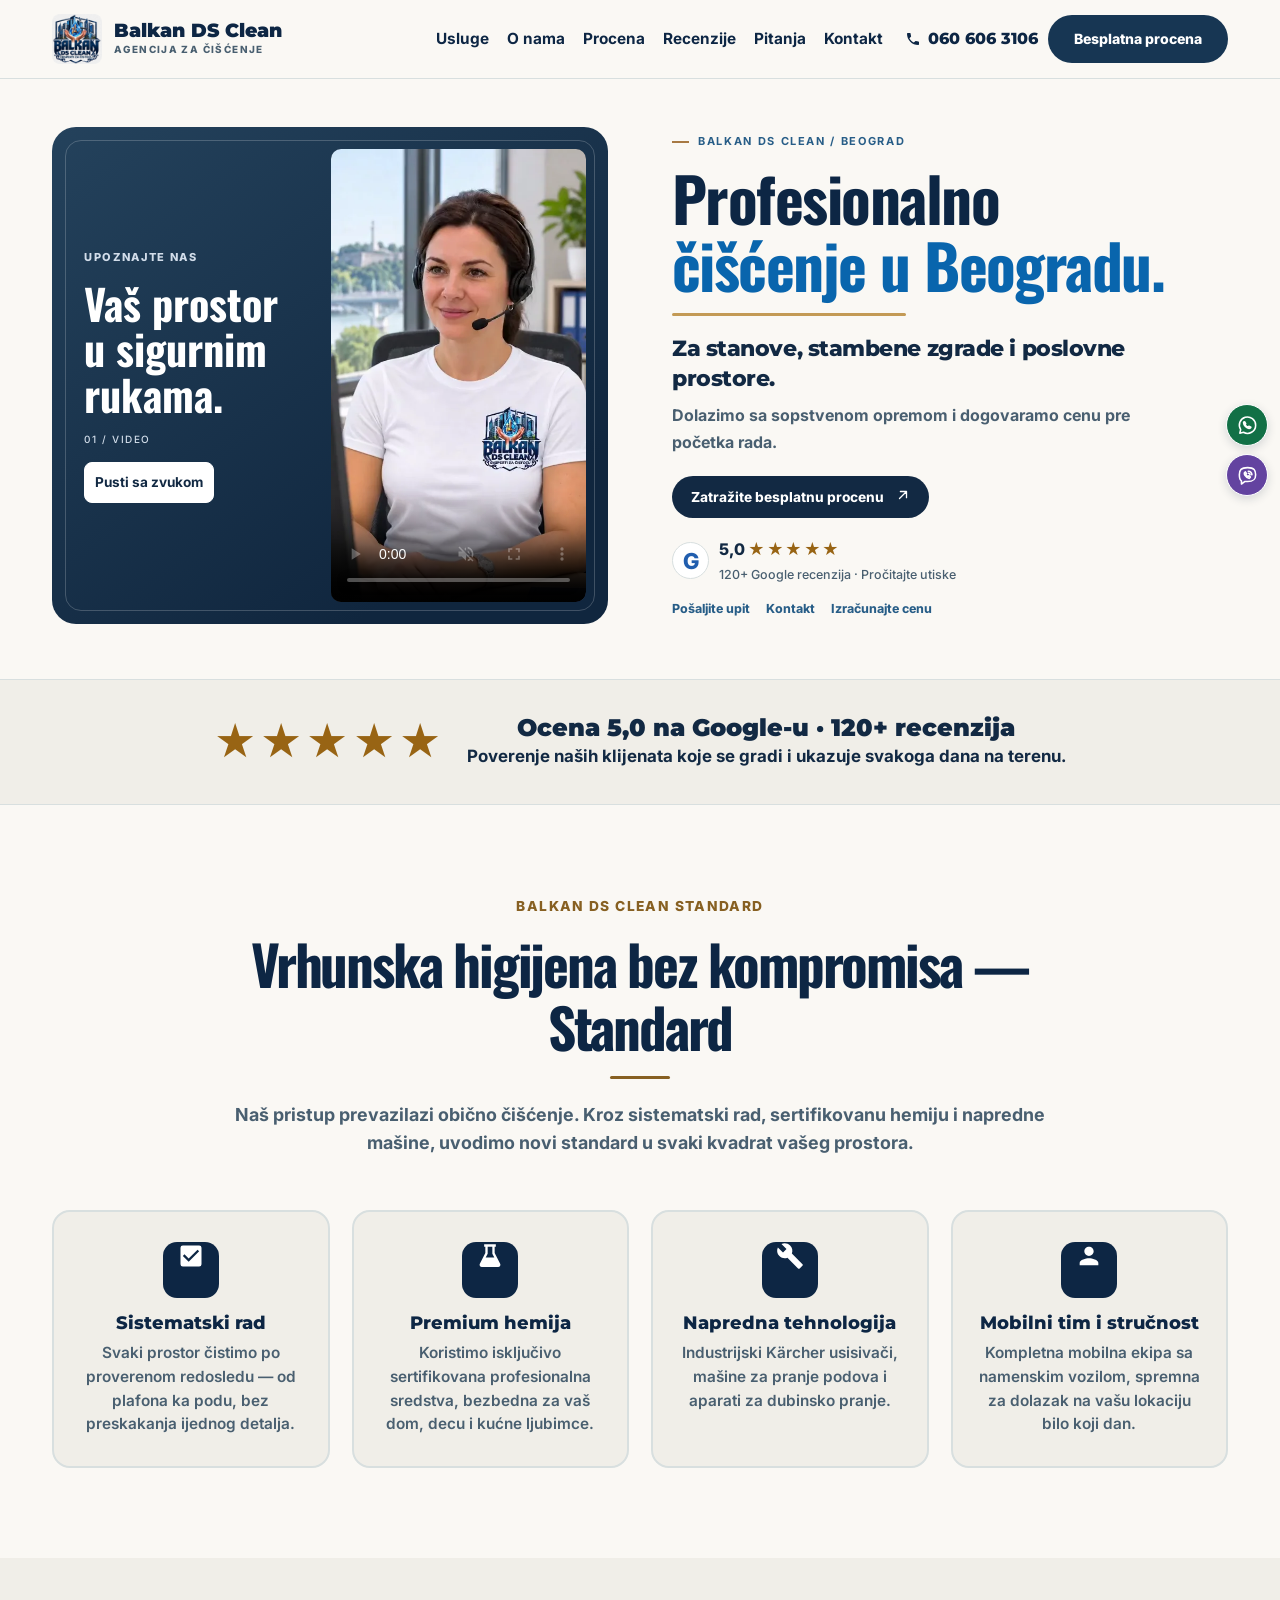
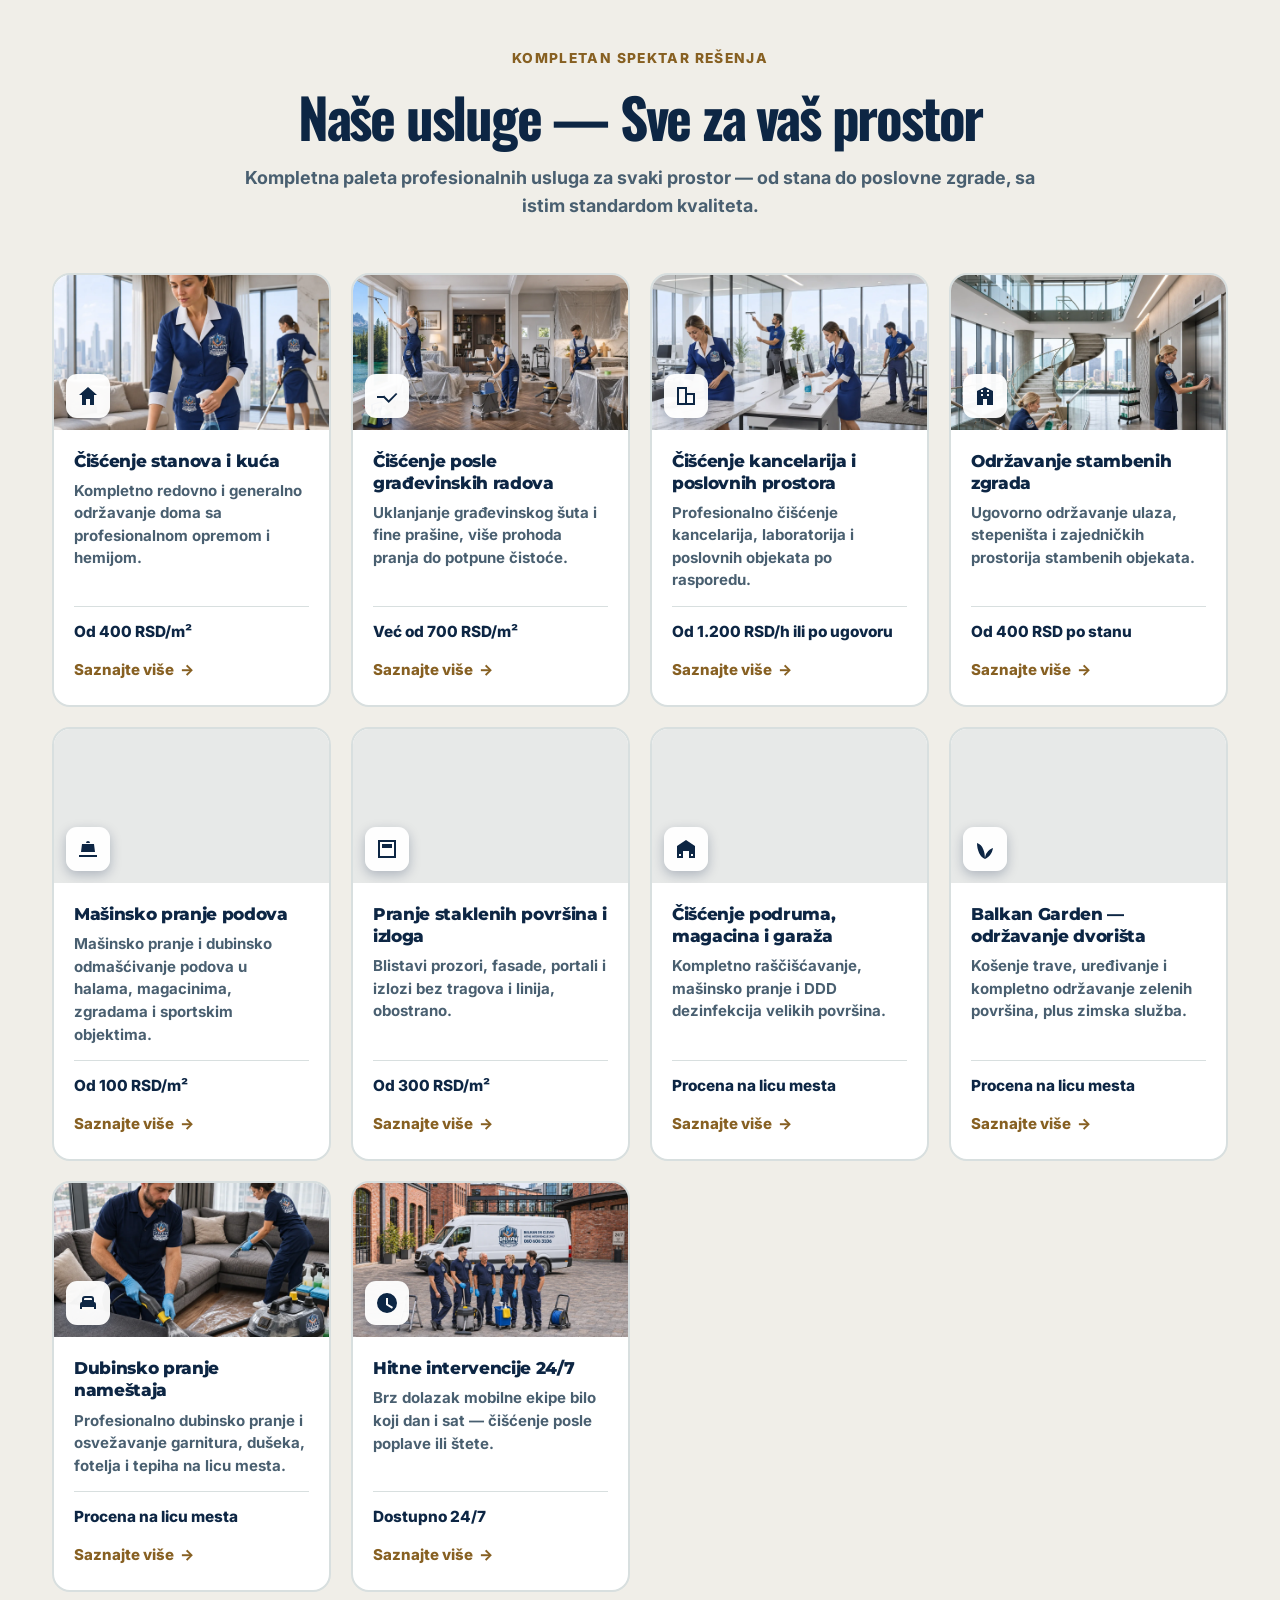
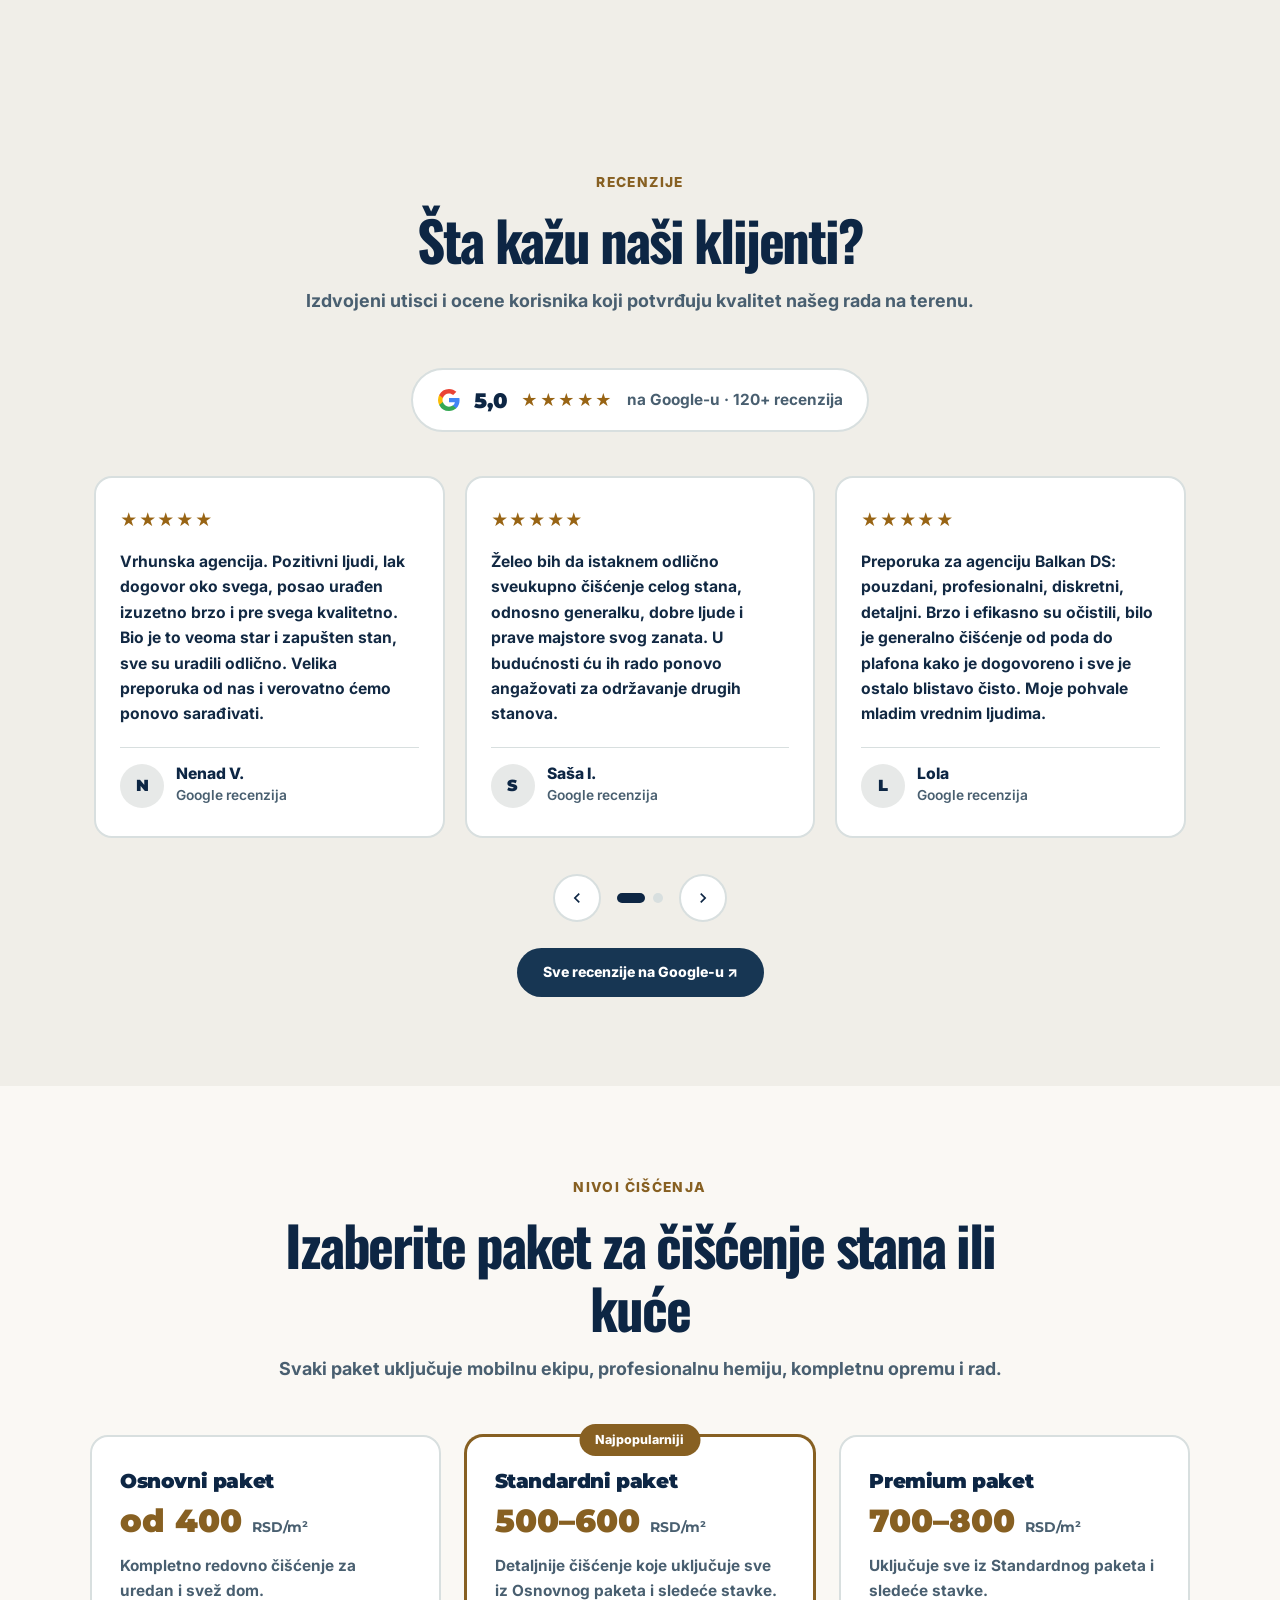
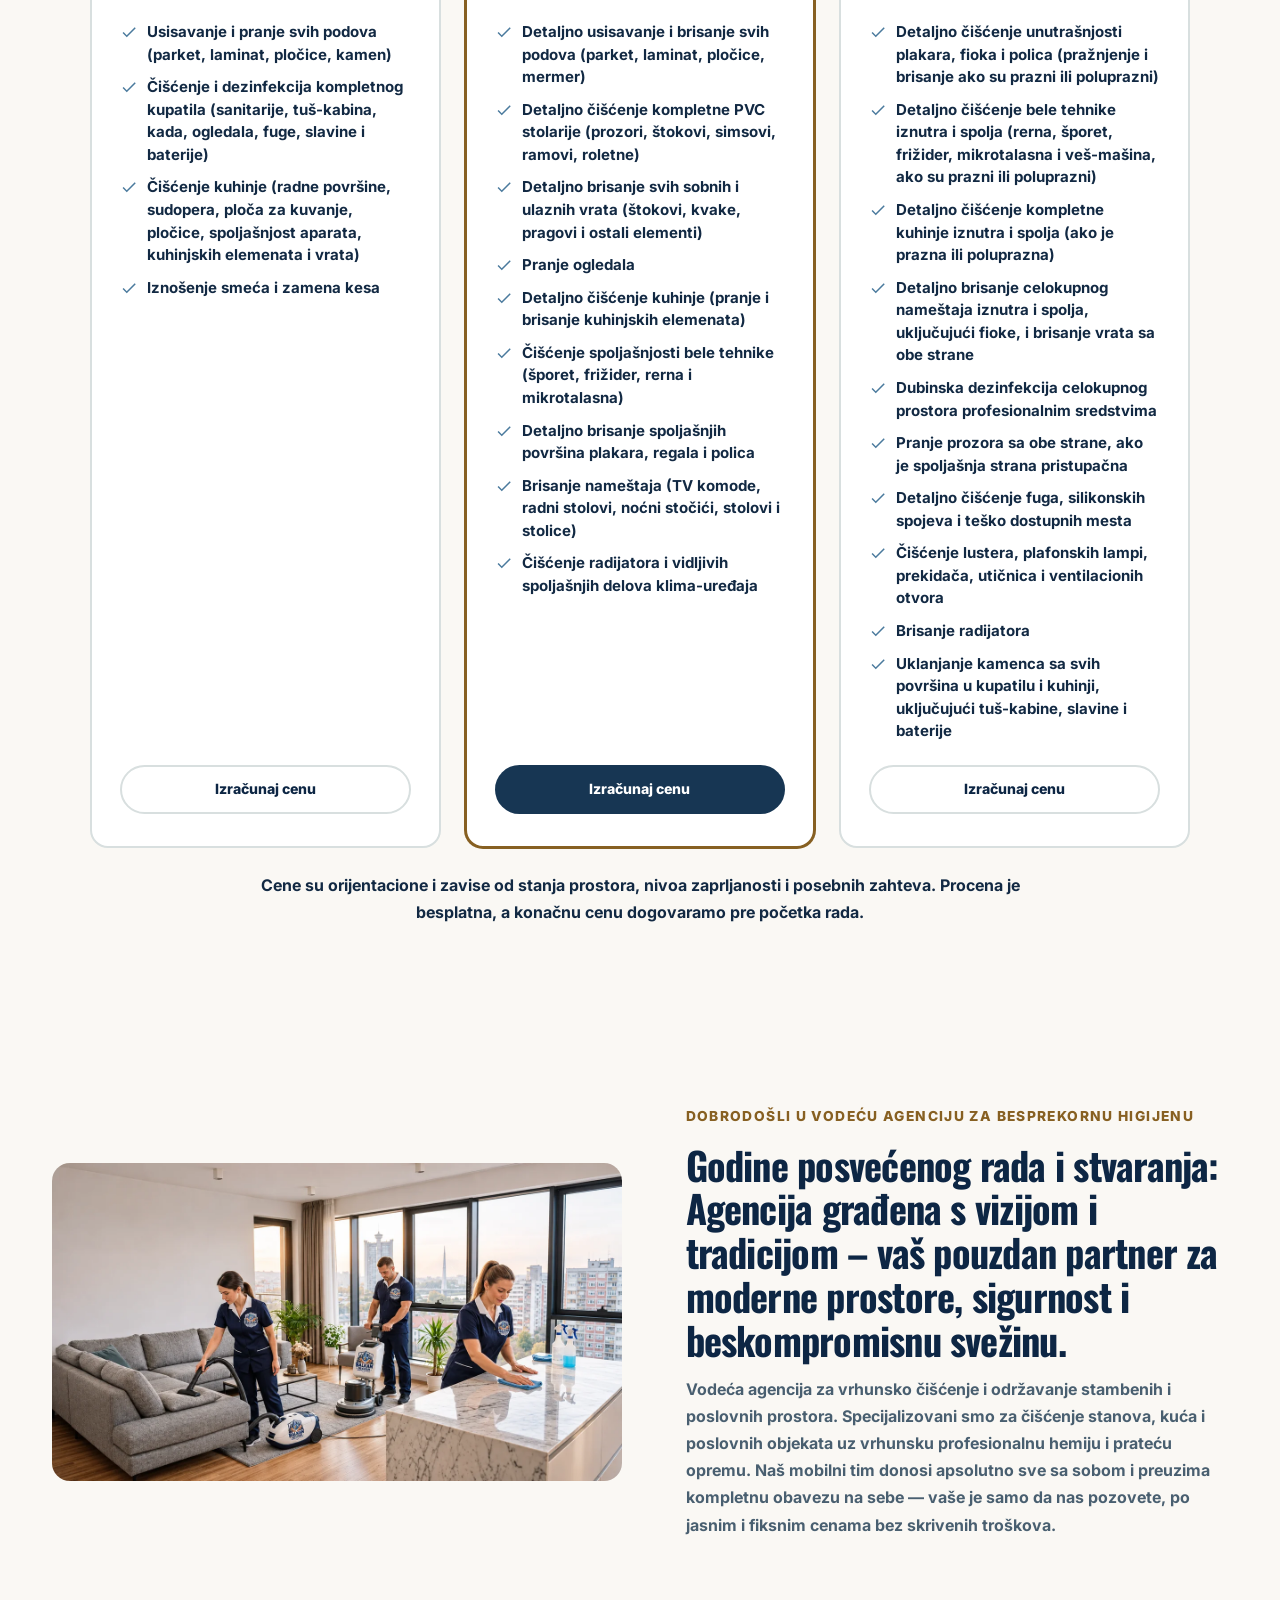
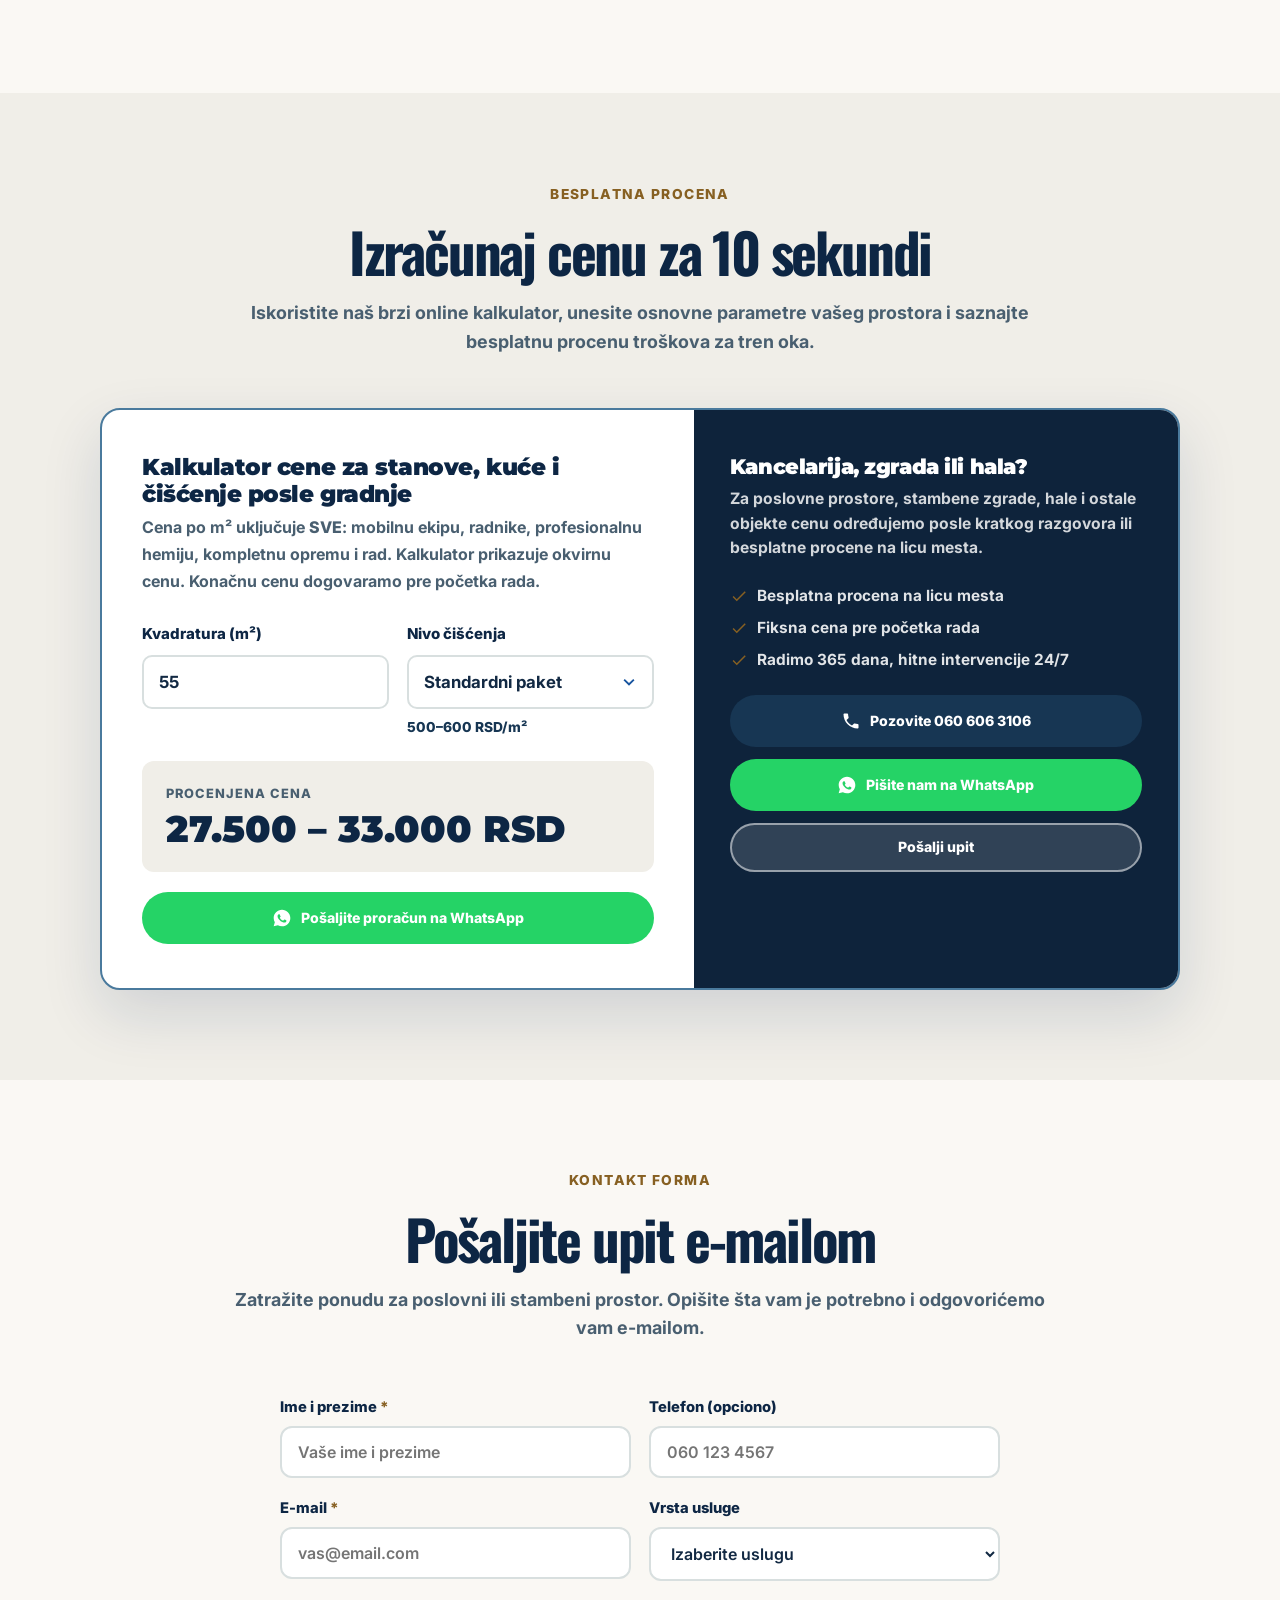
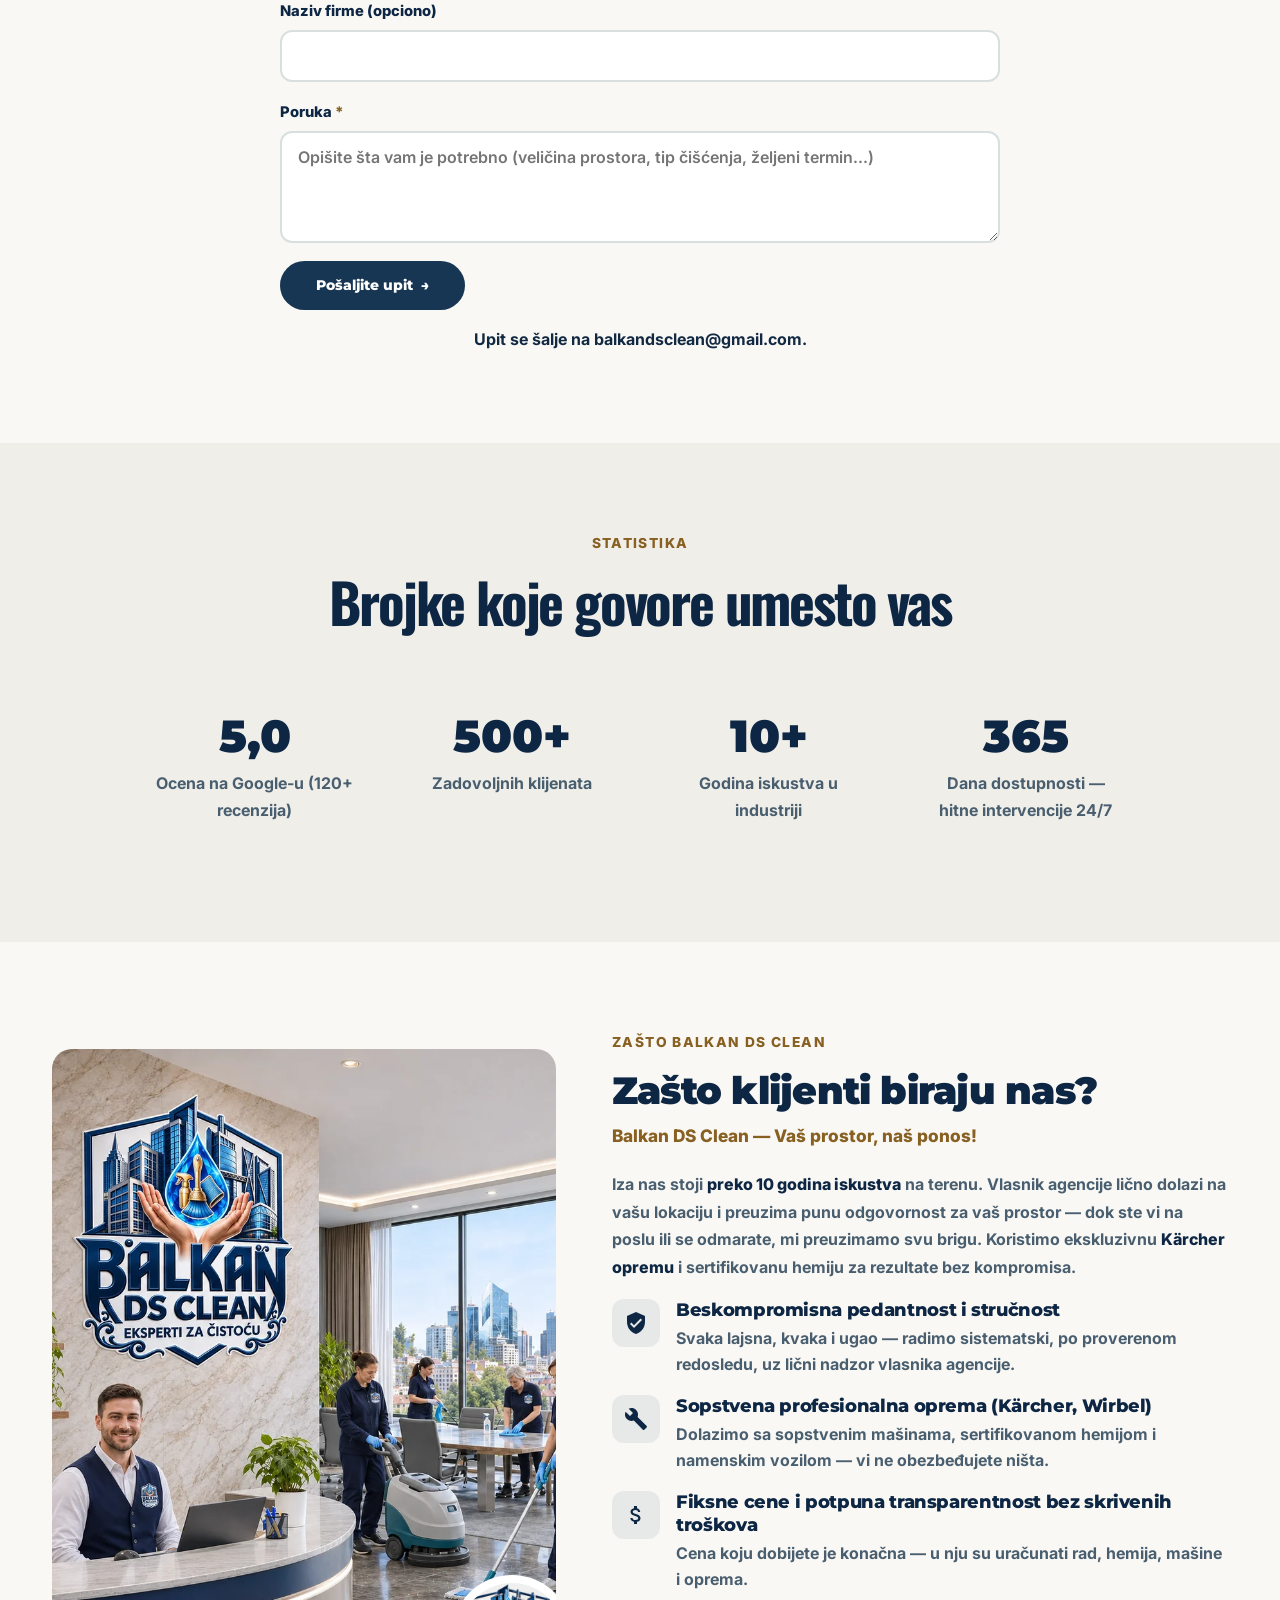
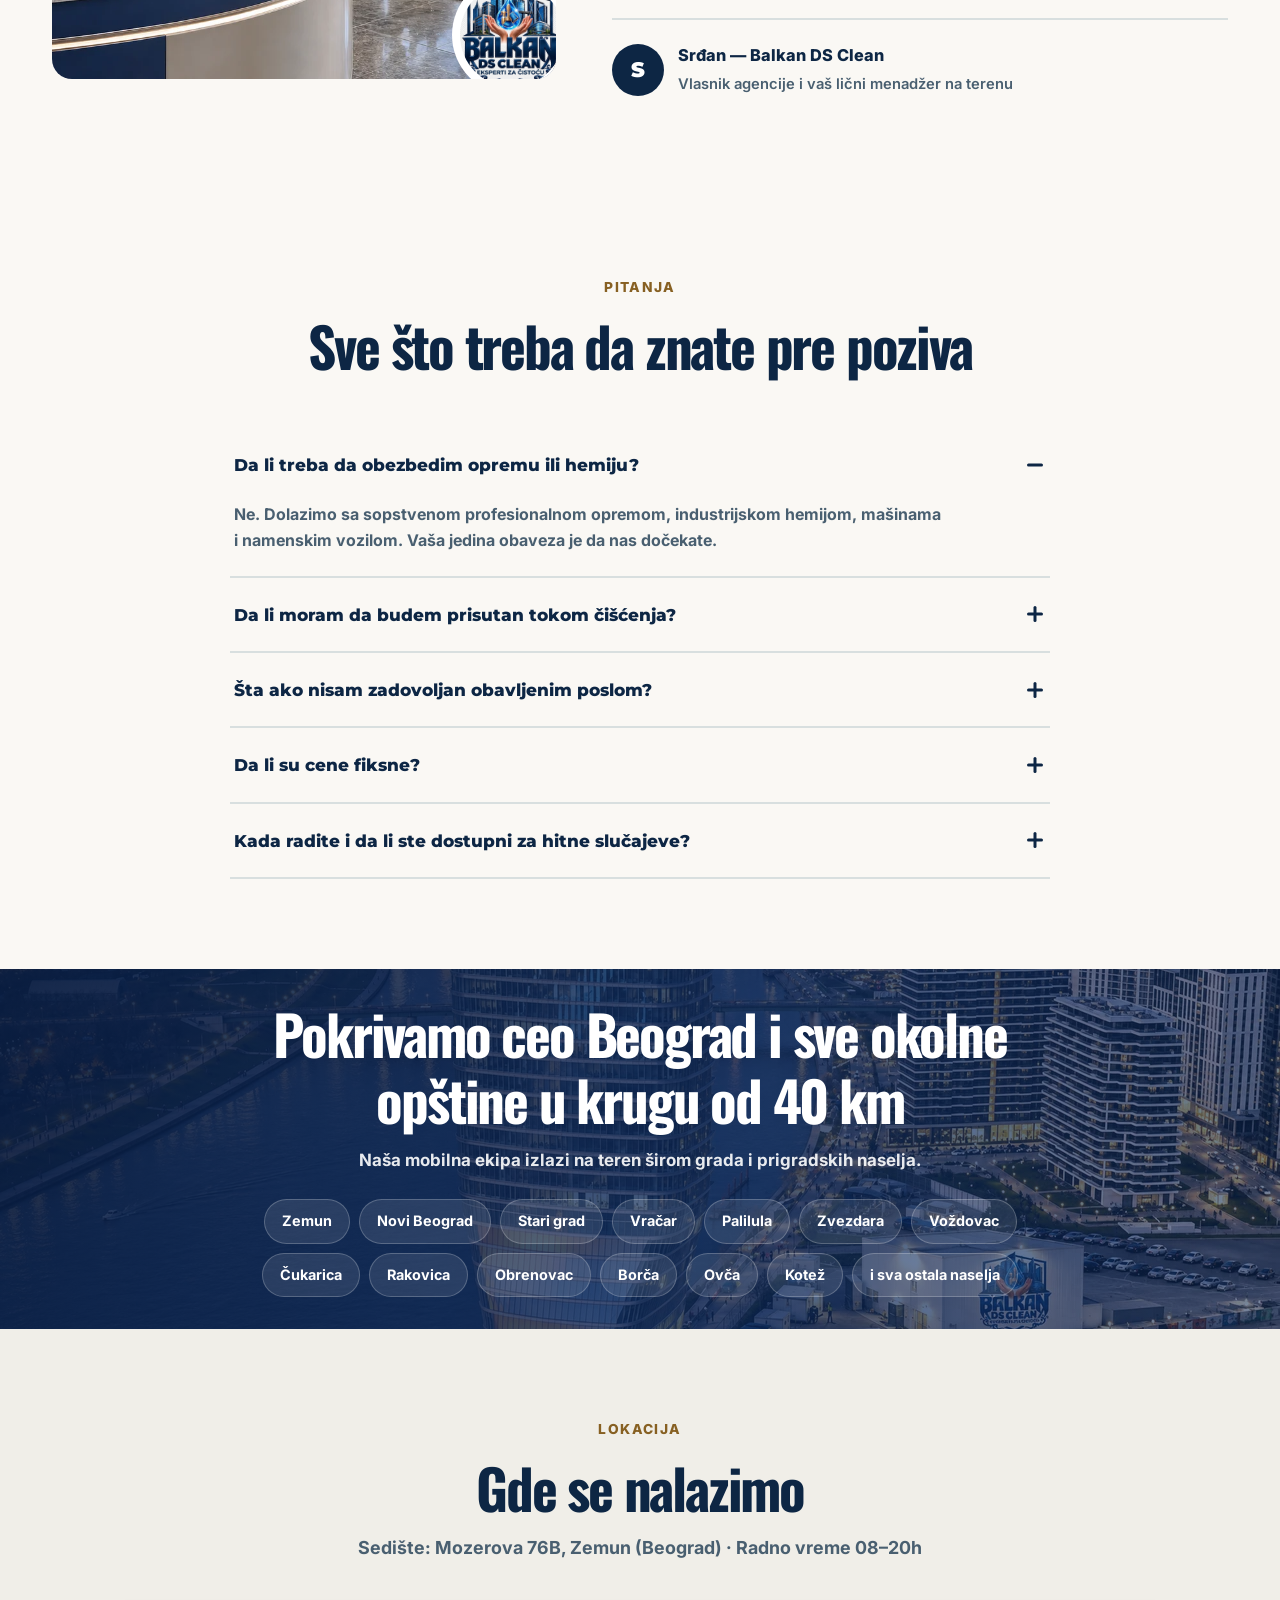
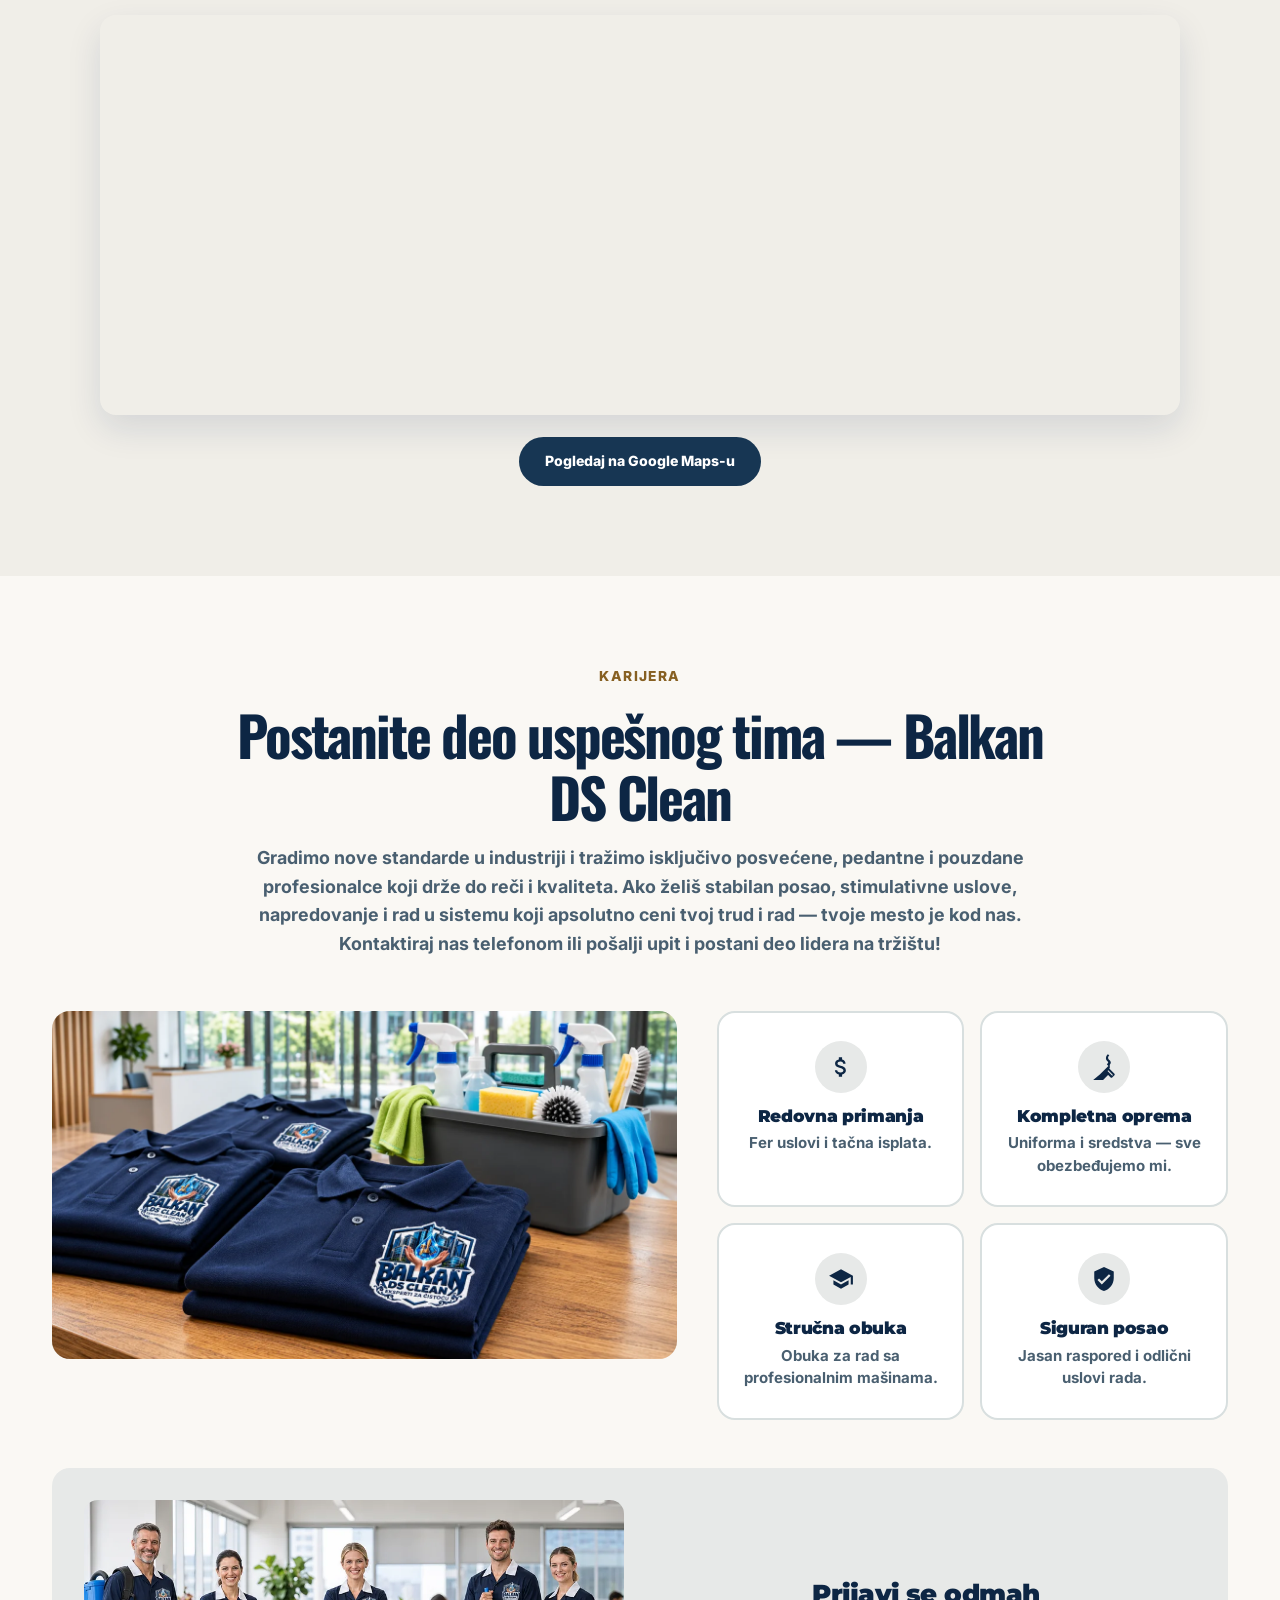
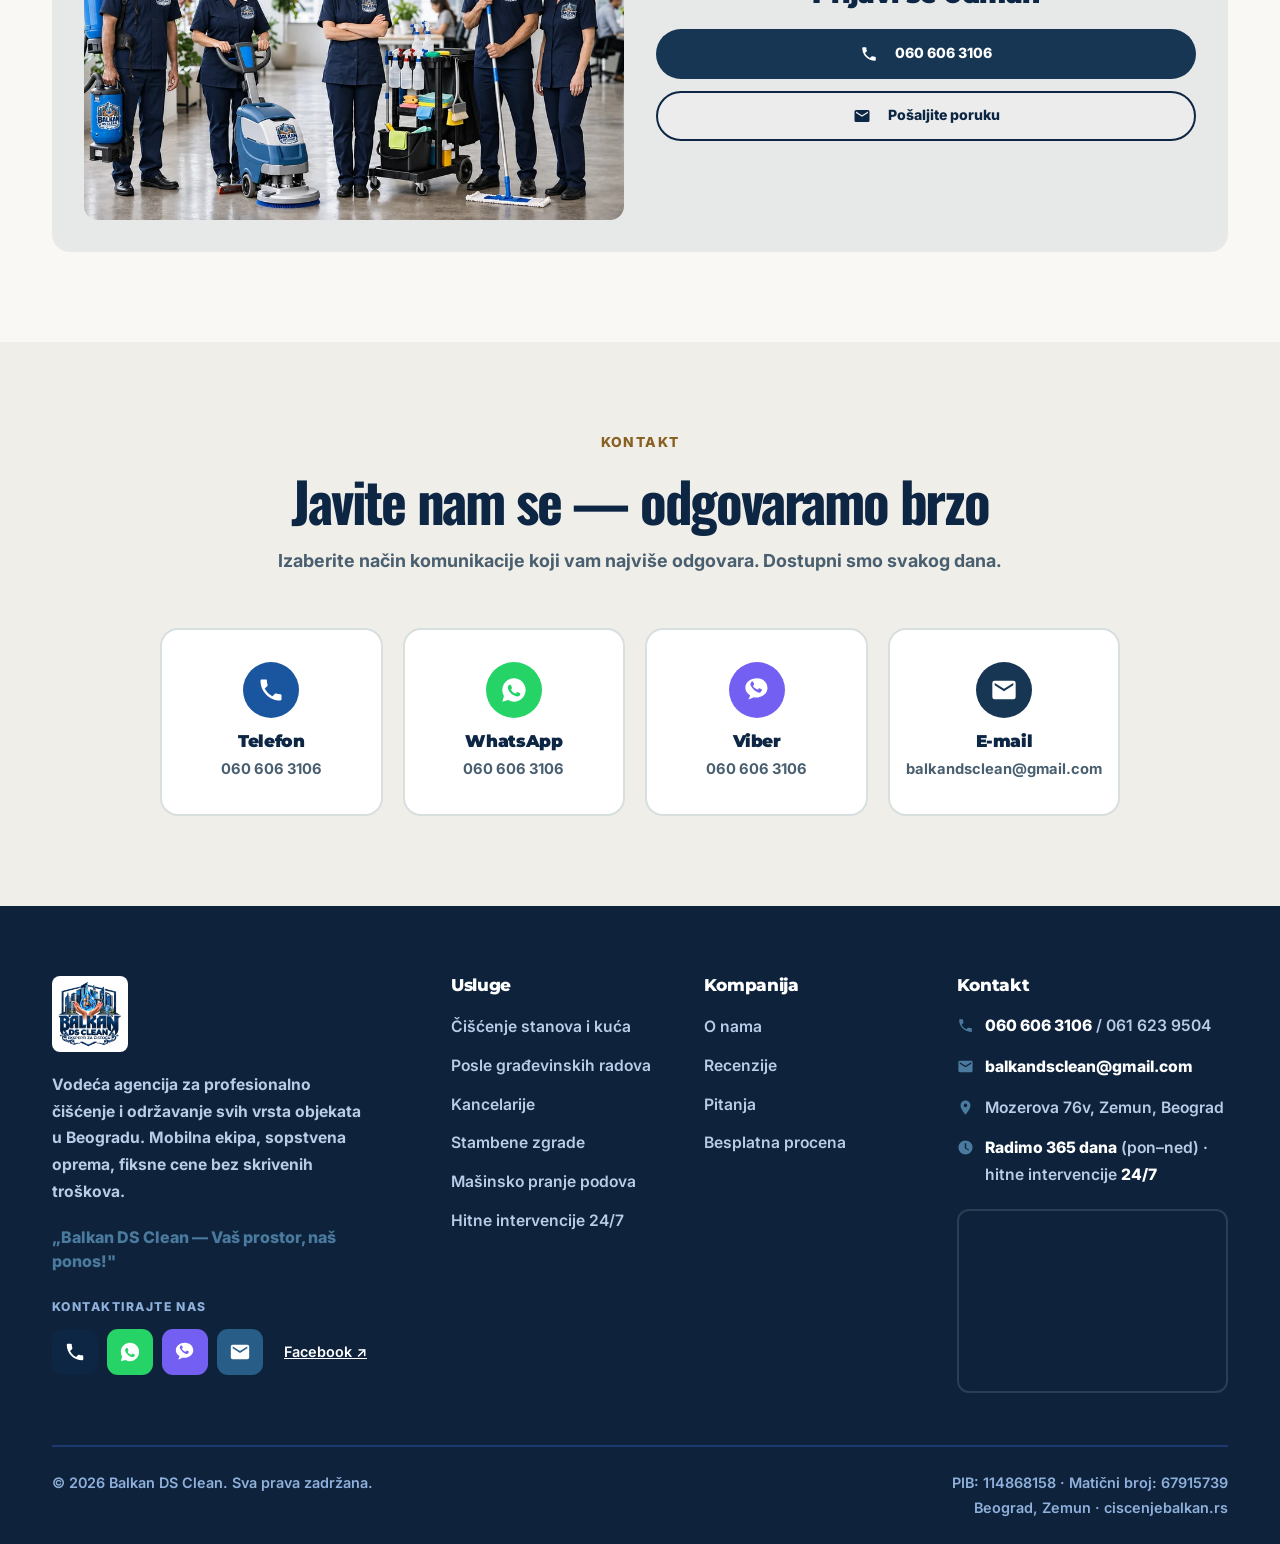
<file: index.html>
<!doctype html>
<html lang="sr-Latn"><head>
<meta charset="UTF-8">
<meta name="viewport" content="width=device-width, initial-scale=1.0">
<title>Balkan DS Clean — Profesionalno čišćenje stambenih i poslovnih prostora | Beograd</title>
<meta name="description" content="Balkan DS Clean — kompletan sistem profesionalnog čišćenja i održavanja stambenih i poslovnih prostora u Beogradu. Fiksne cene bez skrivenih troškova. Radimo 365 dana, hitne intervencije 24/7.">
<link rel="canonical" href="https://ciscenjebalkan.rs/">
<meta name="robots" content="index, follow">
<meta name="author" content="Balkan DS Clean">

<meta property="og:title" content="Balkan DS Clean — Kompletan sistem profesionalnog čišćenja u Beogradu">
<meta property="og:description" content="Vodeća agencija za profesionalno čišćenje i održavanje svih vrsta objekata. Fiksne cene bez skrivenih troškova. Ocena 5,0 na Google-u (120+ recenzija).">
<meta property="og:url" content="https://ciscenjebalkan.rs/">
<meta property="og:type" content="website">
<meta property="og:locale" content="sr_RS">
<meta property="og:site_name" content="Balkan DS Clean">
<meta property="og:image" content="https://ciscenjebalkan.rs/og-image.png">
<meta property="og:image:width" content="1200">
<meta property="og:image:height" content="630">
<meta property="og:image:alt" content="Balkan DS Clean — agencija za čišćenje, Beograd">

<meta name="twitter:card" content="summary_large_image">
<meta name="twitter:title" content="Balkan DS Clean — Kompletan sistem profesionalnog čišćenja u Beogradu">
<meta name="twitter:description" content="Vodeća agencija za profesionalno čišćenje i održavanje svih vrsta objekata. Fiksne cene, hitne intervencije 24/7.">
<meta name="twitter:image" content="https://ciscenjebalkan.rs/og-image.png">

<meta name="theme-color" content="#122943">
<meta name="color-scheme" content="light only">

<link rel="preconnect" href="https://fonts.googleapis.com">
<link rel="preconnect" href="https://fonts.gstatic.com" crossorigin="">
<link href="https://fonts.googleapis.com/css2?family=Montserrat:wght@700;800;900&amp;family=Inter:wght@500;600;700;800&amp;display=swap&amp;subset=latin,latin-ext" rel="stylesheet">

<script type="application/ld+json">
{
  "@context": "https://schema.org",
  "@type": "HouseCleaningService",
  "name": "Balkan DS Clean",
  "image": "https://ciscenjebalkan.rs/og-image.png",
  "logo": "https://ciscenjebalkan.rs/logo-header.png",
  "url": "https://ciscenjebalkan.rs/",
  "telephone": "+381606063106",
  "priceRange": "300-800 RSD/m²",
  "email": "balkandsclean@gmail.com",
  "address": {
    "@type": "PostalAddress",
    "streetAddress": "Mozerova 76B",
    "addressLocality": "Zemun",
    "addressRegion": "Beograd",
    "postalCode": "11080",
    "addressCountry": "RS"
  },
  "geo": {
    "@type": "GeoCoordinates",
    "latitude": "44.8338217",
    "longitude": "20.38626"
  },
  "hasMap": "https://www.google.com/maps?cid=8907353493636331951",
  "openingHoursSpecification": {
    "@type": "OpeningHoursSpecification",
    "dayOfWeek": ["Monday","Tuesday","Wednesday","Thursday","Friday","Saturday","Sunday"],
    "opens": "08:00",
    "closes": "20:00"
  },
  "sameAs": [
    "https://www.facebook.com/profile.php?id=61572728086733",
    "https://www.google.com/maps?cid=8907353493636331951"
  ],
  "areaServed": [
    {"@type":"City","name":"Beograd"},
    {"@type":"AdministrativeArea","name":"Zemun"},
    {"@type":"AdministrativeArea","name":"Novi Beograd"},
    {"@type":"AdministrativeArea","name":"Stari grad"},
    {"@type":"AdministrativeArea","name":"Vračar"},
    {"@type":"AdministrativeArea","name":"Palilula"},
    {"@type":"AdministrativeArea","name":"Zvezdara"},
    {"@type":"AdministrativeArea","name":"Voždovac"},
    {"@type":"AdministrativeArea","name":"Čukarica"},
    {"@type":"AdministrativeArea","name":"Rakovica"},
    {"@type":"AdministrativeArea","name":"Obrenovac"}
  ],
  "description": "Vodeća agencija za profesionalno čišćenje i održavanje svih vrsta objekata u Beogradu i okolini."
}
</script>

<style>
:root{
  color-scheme: only light;
  --plava:#1A56A0;
  --plava-tamna:#0E2E5A;
  --plava-hover:#2366B8;
  --plava-svetla:#4C8DD6;
  --plava-bg:#EFF6FF;
  --plava-bg2:#DCE9F7;
  --tekst:#1A3D6E;
  --tekst-blagi:#3A6BA5;
  --bela:#FFFFFF;
  --linija:#B8D4F0;
  --zlato:#2E6FBB;
  --korall:#E8724C;
  --sadrzaj:1240px;
  --r:16px;
  --f-naslov:'Montserrat',system-ui,sans-serif;
  --f-tekst:'Inter',system-ui,-apple-system,sans-serif;
}
*{margin:0;padding:0;box-sizing:border-box}
html{scroll-behavior:smooth;background:#fff}
body{font-family:var(--f-tekst);color:var(--tekst);background:var(--bela);font-size:1.12rem;font-weight:600;line-height:1.7;-webkit-font-smoothing:antialiased;overflow-x:hidden}
img{max-width:100%;display:block}
a{color:inherit;text-decoration:none}
h1,h2,h3,h4{font-family:var(--f-naslov);color:var(--plava);line-height:1.16;letter-spacing:-.02em;font-weight:800}
.omot{max-width:var(--sadrzaj);margin:0 auto;padding:0 32px}
button{font:inherit;cursor:pointer}
strong,b{font-weight:800}

/* HEADER */
.glava{position:fixed;top:0;left:0;right:0;z-index:70;padding:10px 0;transition:background .25s,padding .25s,box-shadow .25s;background:linear-gradient(180deg,rgba(8,29,66,.6),rgba(8,29,66,0))}
.glava.pun{background:rgba(255,255,255,.98);backdrop-filter:blur(12px);padding:6px 0;box-shadow:0 1px 0 var(--linija)}
.glava .omot{display:flex;align-items:center;gap:22px;min-height:58px}
.logo{display:flex;align-items:center;gap:12px;flex-shrink:0}
.logo img{height:60px;width:auto;object-fit:contain;transition:height .25s;flex-shrink:0}
.glava.pun .logo img{height:50px}
.logo-ime{font-family:var(--f-naslov);font-weight:900;font-size:1.16rem;color:#fff;transition:color .25s;display:block;line-height:1.15}
.logo-pod{font-size:.62rem;letter-spacing:.14em;text-transform:uppercase;font-weight:800;color:rgba(255,255,255,.8);transition:color .25s;display:block}
.glava.pun .logo-ime{color:var(--plava)}
.glava.pun .logo-pod{color:var(--tekst-blagi)}
.meni{display:flex;gap:18px;margin-left:auto;align-items:center}
.meni a{font-size:.96rem;font-weight:700;color:rgba(255,255,255,.95);padding:6px 0;position:relative;transition:color .2s;white-space:nowrap}
.glava.pun .meni a{color:var(--tekst)}
.meni a::after{content:'';position:absolute;left:0;bottom:0;height:2px;width:0;background:var(--zlato);transition:width .2s}
.meni a:hover::after{width:100%}
.glava-akcije{display:flex;align-items:center;gap:10px}
.tel-glava{font-family:var(--f-naslov);font-weight:800;font-size:.98rem;color:#fff;display:flex;align-items:center;gap:7px;white-space:nowrap;transition:color .25s}
.glava.pun .tel-glava{color:var(--plava)}
.tel-glava svg{width:16px;height:16px;fill:currentColor}
.dugme{display:inline-flex;align-items:center;justify-content:center;gap:9px;padding:14px 24px;border-radius:10px;font-weight:800;font-size:.96rem;border:2px solid transparent;cursor:pointer;transition:all .2s;white-space:nowrap;line-height:1.2}
.dugme-plava{background:var(--plava);color:#fff}
.dugme-plava:hover{background:var(--plava-hover);transform:translateY(-2px)}
.dugme-korall{background:var(--korall);color:#fff}
.dugme-korall:hover{background:#D4623D;transform:translateY(-2px)}
.dugme-obris{background:transparent;color:var(--plava);border-color:var(--linija)}
.dugme-obris:hover{border-color:var(--plava-svetla);background:var(--plava-bg)}
.dugme-providno{background:rgba(255,255,255,.14);color:#fff;border-color:rgba(255,255,255,.5)}
.dugme-providno:hover{background:rgba(255,255,255,.24)}
.dugme-wa{background:#25D366;color:#fff}
.dugme-wa:hover{background:#1FB955;transform:translateY(-2px)}
.burger{display:none;background:none;border:0;padding:8px;cursor:pointer}
.burger span{display:block;width:24px;height:3px;background:#fff;margin:5px 0;transition:.22s;border-radius:2px}
.glava.pun .burger span{background:var(--plava)}
.burger.aktivan span:nth-child(1){transform:translateY(8px) rotate(45deg)}
.burger.aktivan span:nth-child(2){opacity:0}
.burger.aktivan span:nth-child(3){transform:translateY(-8px) rotate(-45deg)}

/* HERO */
.hero{position:relative;min-height:96svh;display:flex;align-items:center;padding:150px 0 70px;overflow:hidden;background:var(--plava-tamna)}
.hero-slika{position:absolute;inset:0;z-index:1}
.hero-slika img{width:100%;height:100%;object-fit:cover}
.hero-slika::after{content:'';position:absolute;inset:0;background:linear-gradient(115deg,rgba(8,29,66,.95) 0%,rgba(13,42,92,.85) 45%,rgba(13,42,92,.55) 100%)}
.hero .omot{position:relative;z-index:6;width:100%;min-width:0}
.hero-tekst{max-width:820px}
/* DOMINO ANIMACIJA — hero elementi izlaze jedan za drugim */
@keyframes dominoUlaz{0%{opacity:0;transform:translateY(32px)}100%{opacity:1;transform:translateY(0)}}
.hero-tekst .domino{opacity:0;animation:dominoUlaz .7s cubic-bezier(.22,1,.36,1) forwards}
.hero-tekst .domino:nth-child(1){animation-delay:.15s}
.hero-tekst .domino:nth-child(2){animation-delay:.4s}
.hero-tekst .domino:nth-child(3){animation-delay:.65s}
.hero-tekst .domino:nth-child(4){animation-delay:.85s}
.hero-tekst .domino:nth-child(5){animation-delay:1.05s}
.nadnaslov{display:inline-flex;align-items:center;gap:10px;font-size:.9rem;font-weight:800;letter-spacing:.03em;color:#fff;background:rgba(61,79,101,.2);border:1.5px solid var(--zlato);padding:11px 20px;border-radius:100px;margin-bottom:24px}
.nadnaslov .zvezde{color:#C9A84C;font-size:1.15rem;letter-spacing:.05em}
.hero h1{font-weight:900;font-size:clamp(2rem,3.6vw,3.1rem);line-height:1.12;letter-spacing:-.02em;color:#fff;margin-bottom:22px;text-shadow:0 2px 24px rgba(0,10,30,.6)}
.hero h1 span{color:#fff}
.hero-uvod{font-size:clamp(1.05rem,1.3vw,1.24rem);font-weight:600;color:rgba(255,255,255,.94);max-width:720px;margin-bottom:32px;line-height:1.62;text-shadow:0 1px 12px rgba(0,10,30,.5)}
.hero-akcije{display:flex;gap:12px;flex-wrap:wrap;margin-bottom:38px}
.hero-akcije .dugme{padding:18px 32px;font-size:1.04rem}
.pulsira{animation:pulsPad 2.2s ease-in-out infinite}
@keyframes pulsPad{0%,100%{box-shadow:0 0 0 0 rgba(26,86,160,.45)}50%{box-shadow:0 0 0 12px rgba(26,86,160,0)}}
@keyframes ikonaFloat{0%,100%{transform:translateY(0)}50%{transform:translateY(-3px)}}
@keyframes ikonaKlik{0%{transform:scale(1)}30%{transform:scale(.85)}60%{transform:scale(1.15)}80%{transform:scale(.97)}100%{transform:scale(1)}}
@keyframes ikonaRipple{0%{box-shadow:0 0 0 0 rgba(26,86,160,.35)}100%{box-shadow:0 0 0 18px rgba(26,86,160,0)}}
.ikona-klik-efekt{animation:ikonaKlik .45s cubic-bezier(.36,.07,.19,.97) both}
.ikona-klik-efekt::after{content:'';position:absolute;inset:0;border-radius:50%;animation:ikonaRipple .5s ease-out both;pointer-events:none}
.usluga-ikona,.iu-ikona,.kn-ikona,.zap-ikona,.razlog-ikona,.faq-ikona{position:relative;cursor:pointer;-webkit-tap-highlight-color:transparent;transition:transform .25s ease,box-shadow .25s ease,background .25s ease}
.usluga-ikona:hover{transform:scale(1.18);box-shadow:0 6px 20px rgba(26,86,160,.4);background:var(--plava)!important}
.usluga-ikona:hover svg{fill:#fff!important}
.iu-ikona:hover{transform:scale(1.15);box-shadow:0 6px 22px rgba(26,86,160,.35);background:var(--plava-hover)}
.kn-ikona:hover{transform:scale(1.15);box-shadow:0 6px 22px rgba(0,0,0,.3)}
.zap-ikona:hover{transform:scale(1.15);box-shadow:0 6px 22px rgba(26,86,160,.3);background:var(--plava)!important}
.zap-ikona:hover svg{fill:#fff!important}
.razlog-ikona:hover{transform:scale(1.15);box-shadow:0 6px 22px rgba(26,86,160,.3);background:var(--plava)!important}
.razlog-ikona:hover svg{fill:#fff!important}
.dugme{transition:all .25s ease}
.dugme:hover{transform:translateY(-3px);box-shadow:0 8px 24px rgba(13,42,92,.2)}
.dugme:active{transform:translateY(0);box-shadow:none}
.kontakt-nacin{transition:transform .25s ease,box-shadow .25s ease,border-color .25s ease}
.kontakt-nacin:hover{transform:translateY(-6px);box-shadow:0 16px 40px rgba(13,42,92,.15);border-color:var(--plava-svetla)}
.kontakt-nacin:hover .kn-ikona{transform:scale(1.15)}
.zaposljavanje-kartica{transition:transform .25s ease,box-shadow .25s ease,border-color .25s ease}
.zaposljavanje-kartica:hover{transform:translateY(-6px);box-shadow:0 16px 40px rgba(13,42,92,.14);border-color:var(--plava-svetla)}
.faq-pitanje{transition:background .2s ease,padding-left .2s ease}
.faq-pitanje:hover{background:var(--plava-bg);padding-left:12px;border-radius:8px}
.nadnaslov{transition:transform .25s ease,box-shadow .25s ease}
.nadnaslov:hover{transform:scale(1.03);box-shadow:0 4px 16px rgba(255,255,255,.15)}
.hero-poverenje-red{transition:transform .2s ease,background .2s ease}
.hero-poverenje-red:hover{transform:translateY(-2px);background:rgba(255,255,255,.18)}
.soc{transition:transform .25s ease,box-shadow .25s ease}
.soc:hover{transform:translateY(-4px) scale(1.08);box-shadow:0 8px 20px rgba(0,0,0,.25)}
.opstina{transition:transform .2s ease,background .2s ease,border-color .2s ease}
.opstina:hover{transform:scale(1.06);background:rgba(255,255,255,.2);border-color:rgba(255,255,255,.45)}
.recenzija{transition:transform .25s ease,box-shadow .25s ease,border-color .25s ease}
.recenzija:hover{transform:translateY(-4px);box-shadow:0 14px 36px rgba(13,42,92,.12);border-color:var(--plava-svetla)}
.paket-kartica{transition:transform .25s ease,box-shadow .25s ease,border-color .25s ease}
.standard-stub{transition:transform .25s ease,box-shadow .25s ease,border-color .25s ease}
.standard-stub:hover{transform:translateY(-4px);box-shadow:0 14px 36px rgba(13,42,92,.12);border-color:var(--plava-svetla)}
.hero-poverenje{display:flex;flex-wrap:wrap;gap:9px;margin-top:6px}
.hero-poverenje-red{display:flex;align-items:center;gap:9px;color:#fff;font-size:.84rem;font-weight:700;background:rgba(255,255,255,.1);border:1.5px solid rgba(255,255,255,.28);border-radius:8px;padding:9px 13px;line-height:1.4}
.hero-poverenje-red svg{width:16px;height:16px;fill:var(--zlato);flex-shrink:0}

/* TRAKA POVERENJA (velike zvezde) */
.poverenje{background:var(--plava-bg);padding:34px 0;border-bottom:2px solid var(--linija)}
.poverenje .omot{display:flex;align-items:center;justify-content:center;gap:22px;flex-wrap:wrap;text-align:center}
.pov-zvezde{font-size:2.6rem;color:#C9A84C;letter-spacing:.06em;line-height:1}
.pov-tekst{max-width:640px}
.pov-ocena{font-family:var(--f-naslov);font-weight:900;font-size:1.5rem;color:var(--plava);display:block;line-height:1.2}
.pov-poruka{font-size:1.06rem;font-weight:700;color:var(--tekst-blagi);line-height:1.5}

/* SEKCIJE */
.sekcija{padding:92px 0}
.sekcija-svetla{background:var(--plava-bg)}
.zaglavlje{max-width:780px;margin:0 auto 52px;text-align:center}
.oznaka{font-size:.86rem;font-weight:800;letter-spacing:.1em;color:var(--zlato);margin-bottom:14px;display:block;text-transform:uppercase}
.zaglavlje h2{font-weight:900;font-size:clamp(1.9rem,3.1vw,2.7rem);margin-bottom:16px;line-height:1.14}
.zaglavlje p{color:var(--tekst-blagi);font-size:1.12rem;font-weight:600;line-height:1.6}

/* USLUGE */
.usluge-mreza{display:grid;grid-template-columns:repeat(4,1fr);gap:20px}
.usluga-karta{background:#fff;border:2px solid var(--linija);border-radius:var(--r);overflow:hidden;transition:border-color .25s,transform .25s,box-shadow .25s;display:flex;flex-direction:column}
.usluga-karta:hover{border-color:var(--plava-svetla);transform:translateY(-5px);box-shadow:0 22px 44px rgba(13,42,92,.14)}
.usluga-slika{aspect-ratio:16/9;position:relative;overflow:hidden;background:var(--plava-bg2)}
.usluga-slika img{width:100%;height:100%;object-fit:cover;transition:transform .5s}
.usluga-karta:hover .usluga-slika img{transform:scale(1.07)}
.usluga-ikona{position:absolute;left:12px;bottom:12px;width:44px;height:44px;border-radius:11px;background:rgba(255,255,255,.95);display:flex;align-items:center;justify-content:center;box-shadow:0 4px 12px rgba(8,29,66,.25);animation:ikonaFloat 3s ease-in-out infinite}
.usluga-ikona svg{width:24px;height:24px;fill:var(--plava)}
.usluga-sadrzaj{padding:20px 20px 22px;display:flex;flex-direction:column;flex:1}
.usluga-sadrzaj h3{font-weight:800;font-size:1.06rem;margin-bottom:8px;line-height:1.3}
.usluga-sadrzaj p{font-size:.94rem;color:var(--tekst-blagi);font-weight:600;line-height:1.5;margin-bottom:14px;flex:1}
.usluga-cena{font-weight:800;color:var(--plava);font-size:.96rem;padding-top:12px;border-top:1.5px solid var(--linija);margin-bottom:12px}
.usluga-vise{display:inline-flex;align-items:center;gap:6px;font-weight:800;font-size:.94rem;color:var(--zlato)}
.usluga-karta:hover .usluga-vise{gap:10px}
.usluga-vise span{transition:transform .2s}

/* KALKULATOR + FORMA */
.kalk-wrap{display:grid;grid-template-columns:1.1fr .9fr;gap:0;background:#fff;border:2px solid var(--plava-svetla);border-radius:20px;overflow:hidden;box-shadow:0 24px 60px rgba(13,42,92,.14);max-width:1080px;margin:0 auto}
.kalk{padding:44px 40px;min-width:0}
.kalk h3{font-weight:900;font-size:1.44rem;margin-bottom:6px;overflow-wrap:break-word}
.kalk-uvod{color:var(--tekst-blagi);font-weight:600;margin-bottom:26px;font-size:1rem}
.kalk-red{display:grid;grid-template-columns:1fr 1fr;gap:18px;margin-bottom:22px}
.polje label{display:block;font-weight:800;font-size:.94rem;color:var(--plava);margin-bottom:8px}
.polje input,.polje select{width:100%;padding:15px;border:2px solid var(--linija);border-radius:10px;font-size:max(1.05rem,16px);font-weight:700;color:var(--tekst);background:#fff;transition:border-color .2s;-webkit-appearance:none;font-family:inherit}
.polje input:focus,.polje select:focus{outline:none;border-color:var(--plava-svetla)}
.kalk-rezultat{background:var(--plava-bg);border-radius:12px;padding:22px 24px;margin-bottom:20px}
.kalk-oznaka{font-size:.8rem;font-weight:800;letter-spacing:.08em;color:var(--tekst-blagi);display:block;margin-bottom:4px;text-transform:uppercase}
.kalk-iznos{font-family:var(--f-naslov);font-weight:900;font-size:2.3rem;color:var(--plava);line-height:1.1}
.kalk-popust{display:none;background:var(--zlato);color:#fff;font-weight:800;font-size:.82rem;padding:7px 12px;border-radius:6px;margin-top:8px}
.kalk-popust.vidi{display:inline-block}
.forma-sms{background:var(--plava-tamna);padding:44px 36px;color:#fff;min-width:0}
.forma-sms h3{color:#fff;font-weight:900;font-size:1.34rem;margin-bottom:8px}
.forma-sms>p{color:rgba(255,255,255,.82);font-weight:600;font-size:.98rem;margin-bottom:24px;line-height:1.55}
.fs-polje{margin-bottom:14px}
.fs-polje label{display:block;font-weight:800;font-size:.9rem;color:var(--plava-svetla);margin-bottom:7px}
.fs-polje input{width:100%;padding:14px;border-radius:9px;border:2px solid rgba(255,255,255,.18);background:rgba(255,255,255,.08);color:#fff;font-size:max(1.02rem,16px);font-weight:700;font-family:inherit}
.fs-polje input::placeholder{color:rgba(255,255,255,.45)}
.fs-polje input:focus{outline:none;border-color:var(--plava-svetla)}
.fs-submit{width:100%;margin-top:6px;padding:16px;justify-content:center}
.fs-nota{font-size:.82rem;color:rgba(255,255,255,.55);font-weight:500;margin-top:12px;line-height:1.5}

/* O NAMA */
.onama{display:grid;grid-template-columns:.9fr 1.1fr;gap:56px;align-items:center}
.onama-slika{position:relative;border-radius:20px;overflow:hidden;aspect-ratio:4/5}
.onama-slika img{width:100%;height:100%;object-fit:cover}
.onama-peckat{position:absolute;bottom:-16px;right:-16px;width:120px;height:120px;background:#fff;border-radius:50%;box-shadow:0 12px 34px rgba(13,42,92,.24);padding:8px;display:flex;align-items:center;justify-content:center}
.onama-peckat img{border-radius:50%}
.onama-tekst h2{font-weight:900;font-size:clamp(1.8rem,3vw,2.5rem);margin-bottom:10px;line-height:1.16}
.onama-slogan{color:var(--zlato);font-weight:800;font-size:1.08rem;margin-bottom:22px;display:block;line-height:1.5}
.onama-tekst p{color:var(--tekst-blagi);font-weight:600;margin-bottom:18px;line-height:1.72}
.onama-tekst p b,.onama-tekst p strong{color:var(--plava);font-weight:800}
.onama-potpis{margin-top:26px;padding-top:22px;border-top:2px solid var(--linija);display:flex;align-items:center;gap:14px}
.onama-potpis-slovo{width:52px;height:52px;border-radius:50%;background:var(--plava);color:#fff;font-family:var(--f-naslov);font-weight:900;font-size:1.3rem;display:flex;align-items:center;justify-content:center;flex-shrink:0}
.onama-potpis-ime{font-weight:800;color:var(--plava);font-size:1.02rem;display:block}
.onama-potpis-tim{font-size:.92rem;font-weight:600;color:var(--tekst-blagi)}


/* KONTAKT FORMA */
.kontakt-forma{max-width:720px;margin:0 auto}
.forma-red{display:grid;grid-template-columns:1fr 1fr;gap:18px;margin-bottom:18px}
.forma-polje{display:flex;flex-direction:column;gap:6px}
.forma-polje label{font-weight:800;font-size:.92rem;color:var(--plava)}
.obavezno{color:var(--zlato)}
.forma-polje input,.forma-polje select,.forma-polje textarea{border:2px solid var(--linija);border-radius:12px;padding:14px 16px;font-family:var(--f-telo);font-size:1rem;font-weight:600;color:var(--tekst);background:#fff;transition:border-color .2s;width:100%;box-sizing:border-box}
.forma-polje input:focus,.forma-polje select:focus,.forma-polje textarea:focus{outline:none;border-color:var(--plava-svetla)}
.forma-polje textarea{resize:vertical;min-height:100px}
.forma-puna{margin-bottom:18px}
.forma-dugme{font-size:1.08rem;padding:16px 36px;border:0;cursor:pointer;font-family:var(--f-naslov);display:inline-flex;align-items:center;gap:8px}

/* ZAPOŠLJAVAMO */
.zaposljavanje-grid{display:grid;grid-template-columns:1.1fr .9fr;gap:40px;align-items:start;margin-bottom:48px}
.zaposljavanje-slike{display:flex;flex-direction:column;gap:16px}
.zaposljavanje-slike img{width:100%;height:auto;border-radius:var(--r);object-fit:cover}
.zaposljavanje-info{display:grid;grid-template-columns:1fr 1fr;gap:16px}
.zaposljavanje-kartica{background:#fff;border:2px solid var(--linija);border-radius:var(--r);padding:28px 22px;text-align:center;transition:transform .2s,box-shadow .2s}
.zaposljavanje-kartica:hover{transform:translateY(-4px);box-shadow:0 12px 32px rgba(13,42,92,.1)}
.zap-ikona{width:52px;height:52px;border-radius:50%;background:var(--plava-bg2);display:flex;align-items:center;justify-content:center;margin:0 auto 14px}
.zap-ikona svg{width:26px;height:26px}
.zaposljavanje-kartica h3{font-weight:900;font-size:1.05rem;color:var(--plava);margin-bottom:6px}
.zaposljavanje-kartica p{font-weight:600;font-size:.94rem;color:var(--tekst-blagi);line-height:1.5}
.zaposljavanje-cta{display:grid;grid-template-columns:1fr 1fr;gap:32px;align-items:center;background:var(--plava-bg2);border-radius:var(--r);padding:32px;overflow:hidden}
.zaposljavanje-cta img{width:100%;border-radius:14px;object-fit:cover;max-height:320px}
.zaposljavanje-kontakt{text-align:center}
.zaposljavanje-kontakt h3{font-size:1.6rem;font-weight:900;color:var(--plava);margin-bottom:20px}
.zaposljavanje-linkovi{display:flex;flex-direction:column;gap:12px;align-items:center}
.zaposljavanje-linkovi .dugme{width:100%;max-width:320px;text-align:center;justify-content:center}
.dugme-taman{border-color:var(--plava);color:var(--plava)}
.dugme-taman:hover{background:var(--plava);color:#fff}
.dugme-taman:hover svg{fill:#fff !important}

/* KONTAKT NACINI */
.kontakt-nacini{display:grid;grid-template-columns:repeat(4,1fr);gap:20px;max-width:960px;margin:0 auto}
.kontakt-nacin{display:flex;flex-direction:column;align-items:center;text-align:center;padding:32px 16px;background:#fff;border:2px solid var(--linija);border-radius:var(--r);transition:transform .2s,box-shadow .2s;text-decoration:none;color:var(--tekst)}
.kontakt-nacin:hover{transform:translateY(-4px);box-shadow:0 12px 32px rgba(13,42,92,.1)}
.kn-ikona{width:56px;height:56px;border-radius:50%;display:flex;align-items:center;justify-content:center;margin-bottom:14px}
.kn-ikona svg{width:28px;height:28px;fill:#fff}
.kn-tel{background:#1A56A0}
.kn-wa{background:#25D366}
.kn-viber{background:#7360f2}
.kn-mejl{background:var(--korall)}
.kontakt-nacin h3{font-weight:900;font-size:1.05rem;color:var(--plava);margin-bottom:6px}
.kontakt-nacin span{font-weight:700;font-size:.92rem;color:var(--tekst-blagi)}

/* RECENZIJE SLAJDER */
.gugl-traka{display:flex;align-items:center;justify-content:center;gap:14px;margin-bottom:40px;flex-wrap:wrap}
.gugl-kutija{display:flex;align-items:center;gap:13px;background:#fff;border:2px solid var(--linija);border-radius:100px;padding:12px 24px}
.gugl-kutija svg{width:24px;height:24px;flex-shrink:0}
.gugl-ocena{font-family:var(--f-naslov);font-weight:900;font-size:1.34rem;color:var(--plava)}
.zvezde-r{color:#C9A84C;letter-spacing:.08em}
.gugl-tekst{font-size:.96rem;font-weight:700;color:var(--tekst-blagi)}
.slajder{position:relative;max-width:1100px;margin:0 auto;overflow:hidden}
.slajder-traka{display:flex;transition:transform .5s ease}
.rec-slajd{min-width:100%;display:grid;grid-template-columns:repeat(3,1fr);gap:20px;padding:4px}
.recenzija{background:#fff;border:2px solid var(--linija);border-radius:var(--r);padding:28px 24px;display:flex;flex-direction:column}
.recenzija .zvezde-r{font-size:1.05rem;margin-bottom:14px;display:block}
.recenzija p{font-size:.98rem;font-weight:600;color:var(--tekst);line-height:1.62;flex:1;margin-bottom:20px}
.recenzija footer{display:flex;align-items:center;gap:12px;padding-top:16px;border-top:1.5px solid var(--linija)}
.avatar{width:44px;height:44px;border-radius:50%;background:var(--plava-bg2);display:flex;align-items:center;justify-content:center;font-family:var(--f-naslov);font-weight:900;color:var(--plava);font-size:1rem;flex-shrink:0}
.rec-ime{font-weight:800;font-size:.98rem;color:var(--plava);line-height:1.3;display:block}
.rec-tip{font-size:.86rem;font-weight:600;color:var(--tekst-blagi);display:block}
.slajder-kontrole{display:flex;align-items:center;justify-content:center;gap:16px;margin-top:32px}
.slajder-dugme{width:48px;height:48px;border-radius:50%;background:#fff;border:2px solid var(--linija);cursor:pointer;display:flex;align-items:center;justify-content:center;transition:all .2s}
.slajder-dugme:hover{border-color:var(--plava);background:var(--plava)}
.slajder-dugme:hover svg{fill:#fff}
.slajder-dugme svg{width:20px;height:20px;fill:var(--plava)}
.slajder-tacke{display:flex;gap:8px}
.slajder-tacka{width:10px;height:10px;border-radius:50%;background:var(--linija);border:0;cursor:pointer;transition:all .2s;padding:0}
.slajder-tacka.aktivna{background:var(--plava);width:28px;border-radius:5px}

/* FAQ */
.faq{max-width:820px;margin:0 auto}
.faq-stavka{border-bottom:2px solid var(--linija)}
.faq-pitanje{width:100%;background:none;border:0;padding:22px 4px;display:flex;align-items:center;justify-content:space-between;gap:20px;text-align:left;font-family:var(--f-naslov);font-weight:800;font-size:1.08rem;color:var(--plava)}
.faq-ikona{width:22px;height:22px;flex-shrink:0;position:relative;transition:transform .3s}
.faq-ikona::before,.faq-ikona::after{content:'';position:absolute;background:var(--plava);border-radius:2px;transition:.25s}
.faq-ikona::before{width:16px;height:3px;top:50%;left:50%;transform:translate(-50%,-50%)}
.faq-ikona::after{width:3px;height:16px;top:50%;left:50%;transform:translate(-50%,-50%)}
.faq-stavka.otvoren .faq-ikona::after{transform:translate(-50%,-50%) rotate(90deg);opacity:0}
.faq-odgovor{max-height:0;overflow:hidden;transition:max-height .35s ease}
.faq-odgovor p{padding:0 4px 22px;color:var(--tekst-blagi);font-weight:600;font-size:1rem;line-height:1.62;max-width:720px}
.faq-stavka.otvoren .faq-odgovor{max-height:360px}

/* OPSTINE */
.opstine{position:relative;min-height:360px;display:flex;align-items:center;overflow:hidden;background:var(--plava-tamna)}
.opstine>img{position:absolute;inset:0;width:100%;height:100%;object-fit:cover;z-index:1}
.opstine::after{content:'';position:absolute;inset:0;z-index:2;background:linear-gradient(110deg,rgba(8,29,66,.92) 0%,rgba(13,42,92,.78) 55%,rgba(13,42,92,.55) 100%)}
.opstine .omot{position:relative;z-index:3}
.opstine-tekst{max-width:820px;margin:0 auto;text-align:center}
.opstine h2{font-weight:900;font-size:clamp(1.6rem,2.6vw,2.2rem);color:#fff;margin-bottom:14px;line-height:1.2}
.opstine-uvod{color:rgba(255,255,255,.9);font-weight:600;font-size:1.06rem;margin-bottom:24px}
.opstine-lista{display:flex;flex-wrap:wrap;gap:9px;justify-content:center}
.opstina{background:rgba(255,255,255,.1);border:1.5px solid rgba(255,255,255,.22);color:#fff;font-size:.9rem;font-weight:700;padding:9px 17px;border-radius:100px}

/* FOOTER */
.podnozje{background:var(--plava-tamna);color:#B8CCE8;padding:70px 0 0;font-size:1rem;font-weight:600}
.podnozje-mreza{display:grid;grid-template-columns:1.7fr 1fr 1fr 1.3fr;gap:44px;padding-bottom:48px}
.podnozje-mreza>div{min-width:0}
.podnozje .logo img{height:70px;width:auto;object-fit:contain}
.podnozje-o{margin:20px 0;max-width:320px;line-height:1.7;font-size:.98rem}
.podnozje-slogan{color:var(--plava-svetla);font-weight:800;font-size:1rem;margin-bottom:24px;display:block;max-width:320px;line-height:1.5}
.soc-naslov{font-size:.76rem;font-weight:800;letter-spacing:.12em;color:#8FB0DC;margin-bottom:11px;display:block;text-transform:uppercase}
.socijalne{display:flex;gap:9px;margin-bottom:22px;flex-wrap:wrap}
.soc{width:46px;height:46px;border-radius:11px;display:flex;align-items:center;justify-content:center;transition:transform .2s,opacity .2s}
.soc:hover{transform:translateY(-3px);opacity:.9}
.soc svg{width:22px;height:22px;fill:#fff}
.soc-tel{background:var(--plava)}
.soc-mejl{background:var(--plava-hover)}
.soc-wa{background:#25D366}
.soc-viber{background:#7360F2}
.podnozje h4{color:#fff;font-size:1.04rem;margin-bottom:18px;font-weight:800}
.podnozje ul{list-style:none;display:flex;flex-direction:column;gap:11px}
.podnozje ul a{font-size:.98rem;font-weight:600;transition:color .2s}
.podnozje ul a:hover{color:var(--plava-svetla)}
.kontakt-red{display:flex;gap:11px;margin-bottom:14px;align-items:flex-start;font-size:.98rem;font-weight:600;overflow-wrap:anywhere;min-width:0}
.kontakt-red svg{width:17px;height:17px;fill:var(--plava-svetla);flex-shrink:0;margin-top:4px}
.kontakt-red a:hover{color:#fff}
.kontakt-red b{color:#fff;font-weight:800}
.pravno{border-top:2px solid #1D3A6E;padding:24px 0;display:flex;justify-content:space-between;gap:20px;flex-wrap:wrap;font-size:.9rem;font-weight:600;color:#8FB0DC}
.pravno-agencija{display:block;margin-top:6px;color:#6B8CBE}

/* MOBILNA TRAKA */
.mob-traka{position:fixed;bottom:0;left:0;right:0;z-index:80;background:#fff;border-top:2px solid var(--linija);box-shadow:0 -6px 22px rgba(13,42,92,.16);display:none;padding:9px 10px calc(9px + env(safe-area-inset-bottom));gap:8px}
.mob-traka a{flex:1;display:flex;flex-direction:column;align-items:center;justify-content:center;gap:3px;padding:10px 4px;border-radius:9px;font-size:.76rem;font-weight:800;color:#fff;text-align:center;line-height:1.2}
.mob-traka svg{width:20px;height:20px;fill:#fff}
.mt-tel{background:var(--plava)}
.mt-wa{background:#25D366}
.mt-zakazi{background:var(--korall)}
.mt-upit{background:var(--plava)}
.forma-email{margin-top:16px;text-align:center}
.forma-email a{text-decoration:underline;overflow-wrap:anywhere}
.paketi-napomena{margin:24px auto 0;text-align:center;max-width:72ch}

.otkrij{opacity:0;transform:translateY(22px);transition:opacity .6s ease,transform .6s ease}
.otkrij.vidljivo{opacity:1;transform:none}
:focus-visible{outline:3px solid var(--plava-svetla);outline-offset:3px;border-radius:4px}

@media (prefers-reduced-motion:reduce){
  *{animation:none!important;transition:none!important}
  .otkrij{opacity:1;transform:none}
  .hero-tekst .domino{opacity:1;transform:none}
  html{scroll-behavior:auto}
}

@media (max-width:1180px){
  .usluge-mreza{grid-template-columns:repeat(3,1fr)}
  .podnozje-mreza{grid-template-columns:1fr 1fr;gap:36px}
  .kalk-wrap{grid-template-columns:1fr}
  .rec-slajd{grid-template-columns:1fr}
  .onama{grid-template-columns:1fr;gap:40px}
  .onama-slika{max-width:420px;margin:0 auto;width:100%}
  .zaposljavanje-grid{grid-template-columns:1fr}
  .zaposljavanje-cta{grid-template-columns:1fr}
  .kontakt-nacini{grid-template-columns:repeat(2,1fr)}
}
@media (max-width:940px){
  .meni,.tel-glava,.glava-akcije .dugme,.glava-akcije{display:none}
  .glava .omot{gap:12px}
  .burger{display:block;margin-left:auto}
  .meni.otvoren{display:flex;flex-direction:column;position:absolute;top:100%;left:0;right:0;background:#fff;padding:20px 32px 28px;gap:2px;border-bottom:2px solid var(--linija);box-shadow:0 16px 34px rgba(13,42,92,.16);align-items:stretch}
  .meni.otvoren a{color:var(--tekst);padding:14px 0;border-bottom:1.5px solid var(--linija);font-size:1.06rem}
  .meni.otvoren a::after{display:none}
  .hero{padding:112px 0 54px;min-height:auto}
  .usluge-mreza{grid-template-columns:repeat(2,1fr)}
  .sekcija{padding:60px 0}
  .kalk{padding:32px 26px}
  .forma-sms{padding:32px 26px}
  .kalk-red{grid-template-columns:1fr;gap:16px}
  .opstine{min-height:300px}
  .mob-traka{display:flex}
  body{padding-bottom:78px}
  .pov-zvezde{font-size:2rem}
  .forma-red{grid-template-columns:1fr}
  .zaposljavanje-info{grid-template-columns:1fr 1fr}
  .hero-akcije{flex-direction:column;align-items:stretch}
  .hero-akcije .dugme{text-align:center;justify-content:center}
}
@media (max-width:700px){
  .omot{padding:0 18px}
  .usluge-mreza{grid-template-columns:1fr}
  .podnozje-mreza{grid-template-columns:1fr;gap:30px}
  .kalk-iznos{font-size:2rem}
  .mob-traka a{font-size:.68rem}
  .onama-peckat{width:92px;height:92px;bottom:-12px;right:-12px}
  .pov-zvezde{font-size:1.7rem}
  .poverenje .omot{gap:14px}
  .zaposljavanje-info{grid-template-columns:1fr}
  .zaposljavanje-cta{padding:20px}
  .kontakt-nacini{grid-template-columns:repeat(2,minmax(0,1fr))}
  .kontakt-nacin{min-width:0;padding:26px 10px}
  .kontakt-nacin span{overflow-wrap:anywhere;font-size:.84rem}
}

/* PAKETI DETALJI */
.paketi-mreza{display:grid;grid-template-columns:repeat(3,1fr);gap:24px;max-width:1100px;margin:0 auto}
.paket-kartica{background:#fff;border:2px solid var(--linija);border-radius:var(--r);padding:32px 28px;display:flex;flex-direction:column;transition:border-color .25s,transform .25s,box-shadow .25s}
.paket-kartica:hover{border-color:var(--plava-svetla);transform:translateY(-4px);box-shadow:0 18px 40px rgba(13,42,92,.12)}
.paket-kartica.istaknut{border-color:var(--zlato);position:relative;box-shadow:0 0 0 1px var(--zlato)}
.paket-kartica.istaknut::before{content:'Najpopularniji';position:absolute;top:-13px;left:50%;transform:translateX(-50%);background:var(--zlato);color:#fff;font-size:.78rem;font-weight:800;padding:5px 16px;border-radius:100px;white-space:nowrap}
.paket-naziv{font-family:var(--f-naslov);font-weight:900;font-size:1.3rem;color:var(--plava);margin-bottom:4px}
.paket-cena{font-family:var(--f-naslov);font-weight:900;font-size:2rem;color:var(--zlato);margin-bottom:16px;line-height:1.1}
.paket-cena small{font-size:.9rem;font-weight:700;color:var(--tekst-blagi)}
.paket-opis{color:var(--tekst-blagi);font-size:.96rem;font-weight:600;line-height:1.6;margin-bottom:18px}
.paket-lista{list-style:none;display:flex;flex-direction:column;gap:10px;flex:1;margin-bottom:22px}
.paket-lista li{display:flex;align-items:flex-start;gap:9px;font-size:.94rem;font-weight:600;color:var(--tekst);line-height:1.5}
.paket-lista li svg{width:18px;height:18px;fill:var(--plava-svetla);flex-shrink:0;margin-top:2px}
.paket-lista li b{font-weight:800;color:var(--plava)}
@media (max-width:940px){.paketi-mreza{grid-template-columns:1fr;max-width:520px}}

/* BROJKE */
.brojke-mreza{display:grid;grid-template-columns:repeat(4,1fr);gap:28px;max-width:1000px;margin:0 auto}
.brojka-blok{text-align:center;padding:28px 16px}
.brojka-broj{font-family:var(--f-naslov);font-weight:900;font-size:clamp(2.2rem,3.5vw,3rem);color:var(--plava);line-height:1.1;margin-bottom:8px;display:block}
.brojka-tekst{font-size:1rem;font-weight:700;color:var(--tekst-blagi);line-height:1.4}
.brojke-tamna .brojka-broj{color:#fff}
.brojke-tamna .brojka-tekst{color:rgba(255,255,255,.85)}
@media (max-width:700px){.brojke-mreza{grid-template-columns:repeat(2,1fr);gap:16px}}
@media (max-width:1180px){.standard-mreza{grid-template-columns:repeat(2,1fr)}}
@media (max-width:700px){.standard-mreza{grid-template-columns:1fr}}

/* STANDARD */
.zlatna-linija{width:60px;height:3px;background:var(--zlato);margin:18px 0 22px;border-radius:2px}
.zlatna-linija-centar{width:60px;height:3px;background:var(--zlato);margin:18px auto 22px;border-radius:2px}
.dugme-zlato{background:var(--zlato);color:#fff;border-color:var(--zlato)}
.dugme-zlato:hover{background:#2E3E50;transform:translateY(-2px)}
.standard-mreza{display:grid;grid-template-columns:repeat(4,1fr);gap:22px;max-width:1180px;margin:0 auto}
.standard-stub{background:var(--plava-bg);border:2px solid var(--linija);border-radius:var(--r);padding:30px 24px;text-align:center}
.standard-stub .iu-ikona{margin:0 auto 14px}
.standard-stub strong{display:block;font-family:var(--f-naslov);font-weight:800;font-size:1.1rem;color:var(--plava);margin-bottom:6px;line-height:1.3}
.standard-stub span{display:block;font-size:.96rem;color:var(--tekst-blagi);font-weight:600;line-height:1.55}

/* IKONICE USLUGA */
.iu-mreza{display:flex;flex-wrap:wrap;justify-content:center;gap:16px;margin-bottom:56px}
.ikona-usluga{flex:1 1 180px;max-width:224px;background:#fff;border:2px solid var(--linija);border-radius:var(--r);padding:26px 18px;text-align:center;display:flex;flex-direction:column;align-items:center;transition:border-color .25s,transform .25s,box-shadow .25s}
.ikona-usluga:hover{border-color:var(--plava-svetla);transform:translateY(-4px);box-shadow:0 18px 40px rgba(13,42,92,.12)}
.iu-ikona{width:56px;height:56px;border-radius:14px;background:var(--plava);display:flex;align-items:center;justify-content:center;margin-bottom:14px;flex-shrink:0}
.iu-ikona svg{width:28px;height:28px;fill:#fff}
.ikona-usluga h3{font-weight:800;font-size:1.02rem;margin-bottom:6px;line-height:1.3}
.ikona-usluga p{font-size:.9rem;color:var(--tekst-blagi);font-weight:600;line-height:1.5}
.usluge-podnaslov{text-align:center;font-family:var(--f-naslov);font-weight:800;color:var(--plava);font-size:1.2rem;margin:0 0 24px}

/* KALKULATOR — SELECT */
.polje select{background-image:url("data:image/svg+xml,%3Csvg xmlns='http://www.w3.org/2000/svg' viewBox='0 0 24 24'%3E%3Cpath fill='%231A56A0' d='M7.4 8.6L12 13.2l4.6-4.6L18 10l-6 6-6-6z'/%3E%3C/svg%3E");background-repeat:no-repeat;background-position:right 12px center;background-size:22px;padding-right:42px;cursor:pointer;text-overflow:ellipsis}
.kalk-m2{display:block;margin-top:7px;font-size:.86rem;font-weight:800;color:var(--korall)}

/* KALKULATOR — DESNI PANEL */
.kalk-cta .dugme{width:100%;justify-content:center;margin-bottom:12px;white-space:normal;text-align:center}
.kalk-cta .dugme svg{width:20px;height:20px;fill:#fff;flex-shrink:0}
.kalk-cta-lista{list-style:none;margin:0 0 24px;display:flex;flex-direction:column;gap:9px}
.kalk-cta-lista li{display:flex;gap:9px;align-items:flex-start;font-size:.96rem;font-weight:600;color:rgba(255,255,255,.88);line-height:1.5}
.kalk-cta-lista svg{width:18px;height:18px;fill:var(--zlato);flex-shrink:0;margin-top:3px}

/* NIVOI */
h3.paket-naziv{font-size:1.24rem;line-height:1.28;margin-bottom:8px}
.paket-cena small.paket-napomena{display:block;margin-top:6px;font-size:.84rem}

/* ZAŠTO MI */
.razlozi{display:flex;flex-direction:column;gap:18px;margin:6px 0 4px}
.razlog{display:flex;gap:16px;align-items:flex-start}
.razlog-ikona{width:48px;height:48px;border-radius:12px;background:var(--plava-bg2);flex-shrink:0;display:flex;align-items:center;justify-content:center}
.razlog-ikona svg{width:24px;height:24px;fill:var(--plava)}
.razlog h3{font-weight:800;font-size:1.1rem;margin-bottom:4px;line-height:1.3}
.onama-tekst .razlog p{margin-bottom:0;font-size:1rem;line-height:1.6}

@media (max-width:940px){
  .standard-mreza{grid-template-columns:1fr;max-width:520px}
}
@media (max-width:700px){
  .ikona-usluga{flex:1 1 calc(50% - 8px);max-width:none;padding:22px 14px}
  .iu-mreza{gap:12px;margin-bottom:40px}
  .hero h1{font-size:clamp(1.5rem,5.8vw,2rem);letter-spacing:-.01em}
  .hero-uvod{font-size:clamp(.95rem,3.2vw,1.1rem)}
  .nadnaslov{font-size:.8rem;padding:9px 16px}
  .usluga-ikona{animation:none}
}
/* iPhone SE, iPhone mini i manji uređaji */
@media (max-width:390px){
  .hero h1{font-size:clamp(1.3rem,5.2vw,1.7rem)}
  .hero-uvod{font-size:.92rem}
  .hero{padding:100px 0 44px}
  .nadnaslov{font-size:.76rem;padding:8px 14px}
  .zaglavlje h2{font-size:clamp(1.5rem,5vw,2rem)}
  .omot{padding:0 14px}
  .kontakt-nacini{grid-template-columns:1fr}
  .mob-traka a{font-size:.64rem;padding:8px 2px}
}
/* Landscape telefoni */
@media (max-height:500px) and (orientation:landscape){
  .hero{min-height:auto;padding:90px 0 40px}
  .hero h1{font-size:clamp(1.4rem,3vw,1.8rem)}
}
/* Tablet portrait */
@media (min-width:701px) and (max-width:940px){
  .hero h1{font-size:clamp(1.8rem,4vw,2.4rem)}
}
/* Safe area za iPhone notch/dynamic island */
@supports(padding:max(0px)){
  .glava{padding-top:max(10px,env(safe-area-inset-top))}
  .mob-traka{padding-bottom:max(9px,calc(9px + env(safe-area-inset-bottom)))}
}

/* Animacija naslova: iz zamućenja u fokus */
@keyframes fokusUlaz{from{opacity:0;filter:blur(12px)}to{opacity:1;filter:blur(0)}}
.js-fokus .fk-rec{display:inline-block;white-space:nowrap}
.js-fokus .fk-sl{display:inline-block;opacity:0;filter:blur(12px)}
.js-fokus .fk-pokreni .fk-sl{animation:fokusUlaz .7s ease forwards;animation-delay:var(--d,0s)}
@media (prefers-reduced-motion:reduce){.js-fokus .fk-sl{opacity:1;filter:none;animation:none!important}}

/* Popravke: zaglavlje 941-1140px i sekcija Karijera na 320px */
@media (min-width:941px) and (max-width:1140px){
  .tel-glava{display:none}
  .glava .omot{gap:14px}
  .meni{gap:12px}
  .meni a{font-size:.88rem}
  .glava-akcije .dugme{padding:12px 16px;font-size:.88rem}
  .logo-ime{font-size:1.02rem}
}
.gugl-kutija{max-width:100%;flex-wrap:wrap;justify-content:center;row-gap:4px}
.zaposljavanje-cta>*{min-width:0}
.zaposljavanje-linkovi .dugme{max-width:100%;white-space:normal;text-align:center;overflow-wrap:anywhere}
</style>
<link rel="icon" href="assets/favicon.svg" type="image/svg+xml"><link rel="stylesheet" href="polish.css?v=readability"><script defer src="experience.js?v=welcome-audio"></script><noscript><style>.otkrij{opacity:1!important;transform:none!important}</style></noscript>
<!-- Google Analytics -->
<script async src="https://www.googletagmanager.com/gtag/js?id=G-LYE83ZQ4GT"></script>
<script>
  window.dataLayer = window.dataLayer || [];
  function gtag() { window.dataLayer.push(arguments); }
  gtag('js', new Date());
  gtag('config', 'G-LYE83ZQ4GT', {
    allow_google_signals: false,
    allow_ad_personalization_signals: false
  });

  document.addEventListener('click', function (event) {
    const link = event.target.closest('a[href]');
    if (!link) return;

    const destination = new URL(link.href);
    const channels = {
      'tel:': 'phone',
      'viber:': 'viber'
    };
    const channel = channels[destination.protocol] ||
      (destination.hostname === 'wa.me' ? 'whatsapp' : '');
    if (channel) {
      gtag('event', channel + '_click', { send_to: 'G-LYE83ZQ4GT' });
    }
  });
</script>
</head>
<body>
<a class="skip-link" href="#main">Pređite na sadržaj</a><header class="glava pun" id="glava">
  <div class="omot">
    <a href="./" class="logo" aria-label="Balkan DS Clean, početna strana">
      <picture>
        <img src="assets/logo.jpg" alt="Balkan DS Clean — Agencija za čišćenje" width="64" height="64">
      </picture>
      <span>
        <span class="logo-ime">Balkan DS Clean</span>
        <span class="logo-pod">Agencija za čišćenje</span>
      </span>
    </a>
    <nav class="meni" id="meni">
      <a href="#usluge">Usluge</a>
      <a href="#onama">O nama</a>
      <a href="#procena">Procena</a>
      <a href="#recenzije">Recenzije</a>
      <a href="#faq">Pitanja</a>
      <a href="#kontakt">Kontakt</a>
    </nav>
    <div class="glava-akcije">
      <a href="tel:+381606063106" class="tel-glava">
        <svg viewbox="0 0 24 24" aria-hidden="true"><path d="M6.6 10.8c1.4 2.8 3.8 5.1 6.6 6.6l2.2-2.2c.3-.3.7-.4 1-.2 1.1.4 2.4.6 3.6.6.6 0 1 .4 1 1V20c0 .6-.4 1-1 1-9.4 0-17-7.6-17-17 0-.6.4-1 1-1h3.5c.6 0 1 .4 1 1 0 1.3.2 2.5.6 3.6.1.4 0 .8-.2 1l-2.3 2.2z"></path></svg>
        060 606 3106
      </a>
      <a href="#procena" class="dugme dugme-korall">Besplatna procena</a>
    </div>
    <button class="burger" id="burger" aria-label="Otvori meni" aria-expanded="false" aria-controls="meni">
      <span></span><span></span><span></span>
    </button>
  </div>
</header>

<!-- HERO -->
<main id="main"><section class="welcome-hero omot">
<div class="hero-copy">
<p class="eyebrow"><span></span> BALKAN DS CLEAN / BEOGRAD</p>
<h1><span>Profesionalno</span> <span>čišćenje u Beogradu.</span></h1>
<h2 class="intro">Za stanove, stambene zgrade i poslovne prostore.</h2>
<p class="intro-detalj">Dolazimo sa sopstvenom opremom i dogovaramo cenu pre početka rada.</p>
<a class="pill primary" href="#procena">Zatražite besplatnu procenu <span aria-hidden="true"><svg width="14" height="14" viewbox="0 0 16 16" fill="none" aria-hidden="true"><path d="M4 12 12 4M5 4h7v7" stroke="currentColor" stroke-width="1.5" stroke-linecap="round" stroke-linejoin="round"></path></svg></span></a>
<a class="google-badge" href="#recenzije"><b class="google" aria-hidden="true">G</b><span><strong>5,0 <span class="stars" aria-label="od 5 zvezdica">★★★★★</span></strong><small>120+ Google recenzija · Pročitajte utiske</small></span></a>
<div class="quick-links"><a href="#upit-forma">Pošaljite upit</a><a href="#kontakt">Kontakt</a><a href="#procena">Izračunajte cenu</a></div></div>
<div class="hero-media">
<div class="film-note"><span class="eyebrow">UPOZNAJTE NAS</span><b>Vaš prostor<br>u sigurnim rukama.</b><small>01 / VIDEO</small><button type="button" class="welcome-sound" aria-controls="welcome" hidden>Pusti sa zvukom</button></div>
<video id="welcome" autoplay muted playsinline controls preload="auto" poster="assets/welcome.webp?v=2" src="assets/welcome.mp4?v=2" aria-label="Uvodni video Balkan DS Clean"></video>
</div>
</section>

<div class="poverenje">
  <div class="omot">
    <span class="pov-zvezde" aria-hidden="true">★★★★★</span>
    <div class="pov-tekst">
      <span class="pov-ocena">Ocena 5,0 na Google-u · 120+ recenzija</span>
      <span class="pov-poruka">Poverenje naših klijenata koje se gradi i ukazuje svakoga dana na terenu.</span>
    </div>
  </div>
</div>

<section class="sekcija" id="standard">
  <div class="omot">
    <div class="zaglavlje otkrij">
      <span class="oznaka">Balkan DS Clean Standard</span>
      <h2 class="">Vrhunska higijena bez kompromisa — Standard</h2>
      <div class="zlatna-linija-centar"></div>
      <p>Naš pristup prevazilazi obično čišćenje. Kroz sistematski rad, sertifikovanu hemiju i napredne mašine, uvodimo novi standard u svaki kvadrat vašeg prostora.</p>
    </div>
    <div class="standard-mreza otkrij">
      <div class="standard-stub">
        <span class="iu-ikona"><svg viewbox="0 0 24 24" aria-hidden="true"><path d="M19 3H5a2 2 0 00-2 2v14a2 2 0 002 2h14a2 2 0 002-2V5a2 2 0 00-2-2zm-9 14l-5-5 1.4-1.4 3.6 3.6 7.6-7.6L19 8z"></path></svg></span>
        <strong>Sistematski rad</strong>
        <span>Svaki prostor čistimo po proverenom redosledu — od plafona ka podu, bez preskakanja ijednog detalja.</span>
      </div>
      <div class="standard-stub">
        <span class="iu-ikona"><svg viewbox="0 0 24 24" aria-hidden="true"><path d="M7 2v2h1v5.4L3.3 18.6A2 2 0 005 21.5h14a2 2 0 001.7-2.9L16 9.4V4h1V2zm3 2h4v6l1.7 3.2H8.3L10 10z"></path></svg></span>
        <strong>Premium hemija</strong>
        <span>Koristimo isključivo sertifikovana profesionalna sredstva, bezbedna za vaš dom, decu i kućne ljubimce.</span>
      </div>
      <div class="standard-stub">
        <span class="iu-ikona"><svg viewbox="0 0 24 24" aria-hidden="true"><path d="M22.7 19l-9.1-9.1c.9-2.3.4-5-1.5-6.9-2-2-5-2.4-7.4-1.3L9 6 6 9 1.6 4.7C.4 7.1.9 10.1 2.9 12.1c1.9 1.9 4.6 2.4 6.9 1.5l9.1 9.1c.4.4 1 .4 1.4 0l2.3-2.3c.5-.4.5-1.1.1-1.4z"></path></svg></span>
        <strong>Napredna tehnologija</strong>
        <span>Industrijski Kärcher usisivači, mašine za pranje podova i aparati za dubinsko pranje.</span>
      </div>
      <div class="standard-stub">
        <span class="iu-ikona"><svg viewbox="0 0 24 24" aria-hidden="true"><path d="M12 12c2.21 0 4-1.79 4-4s-1.79-4-4-4-4 1.79-4 4 1.79 4 4 4zm0 2c-2.67 0-8 1.34-8 4v2h16v-2c0-2.66-5.33-4-8-4z"></path></svg></span>
        <strong>Mobilni tim i stručnost</strong>
        <span>Kompletna mobilna ekipa sa namenskim vozilom, spremna za dolazak na vašu lokaciju bilo koji dan.</span>
      </div>
    </div>
  </div>
</section>

<section class="sekcija sekcija-svetla" id="usluge">
  <div class="omot">
    <div class="zaglavlje otkrij">
      <span class="oznaka">KOMPLETAN SPEKTAR REŠENJA</span>
      <h2 class="">Naše usluge — Sve za vaš prostor</h2>
      <p>Kompletna paleta profesionalnih usluga za svaki prostor — od stana do poslovne zgrade, sa istim standardom kvaliteta.</p>
    </div>

    <div class="usluge-mreza">

      <a class="usluga-karta otkrij" href="usluge/ciscenje-stanova/">
        <div class="usluga-slika">
          <img src="assets/service-1.webp" alt="Čišćenje stanova i kuća — Balkan DS Clean" loading="lazy" width="1280" height="720" decoding="async">
          <span class="usluga-ikona"><svg viewbox="0 0 24 24" aria-hidden="true"><path d="M12 3l9 8h-3v10h-4v-6H10v6H6V11H3z"></path></svg></span>
        </div>
        <div class="usluga-sadrzaj">
          <h3>Čišćenje stanova i kuća</h3>
          <p>Kompletno redovno i generalno održavanje doma sa profesionalnom opremom i hemijom.</p>
          <span class="usluga-cena">Od 400 RSD/m²</span>
          <span class="usluga-vise">Saznajte više <span aria-hidden="true">→</span></span>
        </div>
      </a>

      <a class="usluga-karta otkrij" href="usluge/ciscenje-posle-gradjevinskih-radova/">
        <div class="usluga-slika">
          <img src="assets/service-2.webp" alt="Čišćenje posle građevinskih radova — Balkan DS Clean" loading="lazy" width="1280" height="720" decoding="async">
          <span class="usluga-ikona"><svg viewbox="0 0 24 24" aria-hidden="true"><path d="M13.7 19l-6-6 1.4-1.4 4.6 4.6L21 8.9 22.4 10zM2 12h7v2H2z"></path></svg></span>
        </div>
        <div class="usluga-sadrzaj">
          <h3>Čišćenje posle građevinskih radova</h3>
          <p>Uklanjanje građevinskog šuta i fine prašine, više prohoda pranja do potpune čistoće.</p>
          <span class="usluga-cena">Već od 700 RSD/m²</span>
          <span class="usluga-vise">Saznajte više <span aria-hidden="true">→</span></span>
        </div>
      </a>

      <a class="usluga-karta otkrij" href="usluge/ciscenje-kancelarija/">
        <div class="usluga-slika">
          <img src="assets/service-3.webp" alt="Čišćenje kancelarija i poslovnih prostora — Balkan DS Clean" loading="lazy" width="1280" height="720" decoding="async">
          <span class="usluga-ikona"><svg viewbox="0 0 24 24" aria-hidden="true"><path d="M3 21V3h10v6h8v12H3zm2-2h6V5H5v14zm8 0h6v-8h-6v8z"></path></svg></span>
        </div>
        <div class="usluga-sadrzaj">
          <h3>Čišćenje kancelarija i poslovnih prostora</h3>
          <p>Profesionalno čišćenje kancelarija, laboratorija i poslovnih objekata po rasporedu.</p>
          <span class="usluga-cena">Od 1.200 RSD/h ili po ugovoru</span>
          <span class="usluga-vise">Saznajte više <span aria-hidden="true">→</span></span>
        </div>
      </a>

      <a class="usluga-karta otkrij" href="usluge/odrzavanje-zgrada/">
        <div class="usluga-slika">
          <img src="assets/service-4.webp" alt="Održavanje stambenih zgrada — Balkan DS Clean" loading="lazy" width="1280" height="720" decoding="async">
          <span class="usluga-ikona"><svg viewbox="0 0 24 24" aria-hidden="true"><path d="M4 21V7l8-4 8 4v14h-6v-6h-4v6zm4-9h2v-2H8zm6 0h2v-2h-2zM8 8h2V6H8zm6 0h2V6h-2z"></path></svg></span>
        </div>
        <div class="usluga-sadrzaj">
          <h3>Održavanje stambenih zgrada</h3>
          <p>Ugovorno održavanje ulaza, stepeništa i zajedničkih prostorija stambenih objekata.</p>
          <span class="usluga-cena">Od 400 RSD po stanu</span>
          <span class="usluga-vise">Saznajte više <span aria-hidden="true">→</span></span>
        </div>
      </a>

      <a class="usluga-karta otkrij" href="usluge/masinsko-pranje-podova/">
        <div class="usluga-slika">
          <img src="assets/service-5.webp" alt="Mašinsko pranje podova — Balkan DS Clean" loading="lazy" width="1280" height="720" decoding="async">
          <span class="usluga-ikona"><svg viewbox="0 0 24 24" aria-hidden="true"><path d="M3 18h18v2H3zm2-3h14l-1-8H6zm7-11a2 2 0 012 2h-4a2 2 0 012-2z"></path></svg></span>
        </div>
        <div class="usluga-sadrzaj">
          <h3>Mašinsko pranje podova</h3>
          <p>Mašinsko pranje i dubinsko odmašćivanje podova u halama, magacinima, zgradama i sportskim objektima.</p>
          <span class="usluga-cena">Od 100 RSD/m²</span>
          <span class="usluga-vise">Saznajte više <span aria-hidden="true">→</span></span>
        </div>
      </a>

      <a class="usluga-karta otkrij" href="usluge/pranje-izloga/">
        <div class="usluga-slika">
          <img src="assets/service-6.webp" alt="Pranje staklenih površina i izloga — Balkan DS Clean" loading="lazy" width="1280" height="720" decoding="async">
          <span class="usluga-ikona"><svg viewbox="0 0 24 24" aria-hidden="true"><path d="M3 3h18v18H3zm2 2v14h14V5zm2 2h10v4H7z"></path></svg></span>
        </div>
        <div class="usluga-sadrzaj">
          <h3>Pranje staklenih površina i izloga</h3>
          <p>Blistavi prozori, fasade, portali i izlozi bez tragova i linija, obostrano.</p>
          <span class="usluga-cena">Od 300 RSD/m²</span>
          <span class="usluga-vise">Saznajte više <span aria-hidden="true">→</span></span>
        </div>
      </a>

      <a class="usluga-karta otkrij" href="usluge/ciscenje-podruma-i-hala/">
        <div class="usluga-slika">
          <img src="assets/service-7.webp" alt="Čišćenje podruma, magacina i garaža — Balkan DS Clean" loading="lazy" width="1280" height="720" decoding="async">
          <span class="usluga-ikona"><svg viewbox="0 0 24 24" aria-hidden="true"><path d="M3 21V9l9-6 9 6v12h-6v-7H9v7zm2-2h2v-2H5zm12 0h2v-2h-2z"></path></svg></span>
        </div>
        <div class="usluga-sadrzaj">
          <h3>Čišćenje podruma, magacina i garaža</h3>
          <p>Kompletno raščišćavanje, mašinsko pranje i DDD dezinfekcija velikih površina.</p>
          <span class="usluga-cena">Procena na licu mesta</span>
          <span class="usluga-vise">Saznajte više <span aria-hidden="true">→</span></span>
        </div>
      </a>

      <a class="usluga-karta otkrij" href="usluge/odrzavanje-dvorista/">
        <div class="usluga-slika">
          <img src="assets/service-8.webp" alt="Balkan Garden — održavanje dvorišta i zelenih površina" loading="lazy" width="1280" height="720" decoding="async">
          <span class="usluga-ikona"><svg viewbox="0 0 24 24" aria-hidden="true"><path d="M12 22c0-5 3-9 8-11-1 6-4 9-8 11zM12 22C7 20 4 13 4 6c6 2 8 9 8 16z"></path></svg></span>
        </div>
        <div class="usluga-sadrzaj">
          <h3>Balkan Garden — održavanje dvorišta</h3>
          <p>Košenje trave, uređivanje i kompletno održavanje zelenih površina, plus zimska služba.</p>
          <span class="usluga-cena">Procena na licu mesta</span>
          <span class="usluga-vise">Saznajte više <span aria-hidden="true">→</span></span>
        </div>
      </a>

      <a class="usluga-karta otkrij" href="usluge/dubinsko-pranje-i-moleraj/">
        <div class="usluga-slika">
          <img src="assets/service-9.webp" alt="Dubinsko pranje nameštaja — Balkan DS Clean" loading="lazy" width="1280" height="720" decoding="async">
          <span class="usluga-ikona"><svg viewbox="0 0 24 24" aria-hidden="true"><path d="M4 18v-5a2 2 0 012-2V8a3 3 0 013-3h6a3 3 0 013 3v3a2 2 0 012 2v5h-2v-2H6v2zm4-9h8V8a1 1 0 00-1-1H9a1 1 0 00-1 1z"></path></svg></span>
        </div>
        <div class="usluga-sadrzaj">
          <h3>Dubinsko pranje nameštaja</h3>
          <p>Profesionalno dubinsko pranje i osvežavanje garnitura, dušeka, fotelja i tepiha na licu mesta.</p>
          <span class="usluga-cena">Procena na licu mesta</span>
          <span class="usluga-vise">Saznajte više <span aria-hidden="true">→</span></span>
        </div>
      </a>

      <a class="usluga-karta otkrij" href="usluge/hitne-intervencije/">
        <div class="usluga-slika">
          <img src="assets/service-10.webp" alt="Hitne intervencije 24/7 — Balkan DS Clean" loading="lazy" width="1280" height="720" decoding="async">
          <span class="usluga-ikona"><svg viewbox="0 0 24 24" aria-hidden="true"><path d="M12 2a10 10 0 100 20 10 10 0 000-20zm1 5v6l5 3-1 1.7-6-3.7V7z"></path></svg></span>
        </div>
        <div class="usluga-sadrzaj">
          <h3>Hitne intervencije 24/7</h3>
          <p>Brz dolazak mobilne ekipe bilo koji dan i sat — čišćenje posle poplave ili štete.</p>
          <span class="usluga-cena">Dostupno 24/7</span>
          <span class="usluga-vise">Saznajte više <span aria-hidden="true">→</span></span>
        </div>
      </a>

    </div>
  </div>
</section>

<section class="sekcija sekcija-svetla" id="recenzije">
  <div class="omot">
    <div class="zaglavlje otkrij">
      <span class="oznaka">Recenzije</span>
      <h2 class="">Šta kažu naši klijenti?</h2>
      <p>Izdvojeni utisci i ocene korisnika koji potvrđuju kvalitet našeg rada na terenu.</p>
    </div>
    <div class="gugl-traka otkrij">
      <div class="gugl-kutija">
        <svg viewbox="0 0 24 24" aria-hidden="true"><path fill="#4285F4" d="M22.56 12.25c0-.78-.07-1.53-.2-2.25H12v4.26h5.92a5.06 5.06 0 01-2.2 3.32v2.77h3.57c2.08-1.92 3.28-4.74 3.28-8.1z"></path><path fill="#34A853" d="M12 23c2.97 0 5.46-.98 7.28-2.66l-3.57-2.77c-.99.66-2.26 1.06-3.71 1.06-2.86 0-5.29-1.93-6.16-4.53H2.18v2.84A11 11 0 0012 23z"></path><path fill="#FBBC05" d="M5.84 14.09A6.6 6.6 0 015.5 12c0-.73.13-1.43.34-2.09V7.07H2.18A11 11 0 001 12c0 1.77.42 3.45 1.18 4.93z"></path><path fill="#EA4335" d="M12 5.38c1.62 0 3.06.56 4.21 1.64l3.15-3.15C17.45 2.09 14.97 1 12 1a11 11 0 00-9.82 6.07l3.66 2.84c.87-2.6 3.3-4.53 6.16-4.53z"></path></svg>
        <span class="gugl-ocena">5,0</span>
        <span class="zvezde-r">★★★★★</span>
        <span class="gugl-tekst">na Google-u · 120+ recenzija</span>
      </div>
    </div>

    <div class="slajder otkrij" id="slajder">
      <div class="slajder-traka" id="slajder-traka">

        <div class="rec-slajd">
          <div class="recenzija"><span class="zvezde-r">★★★★★</span><p>Vrhunska agencija. Pozitivni ljudi, lak dogovor oko svega, posao urađen izuzetno brzo i pre svega kvalitetno. Bio je to veoma star i zapušten stan, sve su uradili odlično. Velika preporuka od nas i verovatno ćemo ponovo sarađivati.</p><footer><div class="avatar">N</div><div><span class="rec-ime">Nenad V.</span><span class="rec-tip">Google recenzija</span></div></footer></div>
          <div class="recenzija"><span class="zvezde-r">★★★★★</span><p>Želeo bih da istaknem odlično sveukupno čišćenje celog stana, odnosno generalku, dobre ljude i prave majstore svog zanata. U budućnosti ću ih rado ponovo angažovati za održavanje drugih stanova.</p><footer><div class="avatar">S</div><div><span class="rec-ime">Saša I.</span><span class="rec-tip">Google recenzija</span></div></footer></div>
          <div class="recenzija"><span class="zvezde-r">★★★★★</span><p>Preporuka za agenciju Balkan DS: pouzdani, profesionalni, diskretni, detaljni. Brzo i efikasno su očistili, bilo je generalno čišćenje od poda do plafona kako je dogovoreno i sve je ostalo blistavo čisto. Moje pohvale mladim vrednim ljudima.</p><footer><div class="avatar">L</div><div><span class="rec-ime">Lola</span><span class="rec-tip">Google recenzija</span></div></footer></div>
        </div>

        <div class="rec-slajd">
          <div class="recenzija"><span class="zvezde-r">★★★★★</span><p>Excellent service!!!</p><footer><div class="avatar">A</div><div><span class="rec-ime">Andrey C.</span><span class="rec-tip">Google recenzija</span></div></footer></div>
          <div class="recenzija"><span class="zvezde-r">★★★★★</span><p>Trustworthy, fast and efficient!</p><footer><div class="avatar">N</div><div><span class="rec-ime">Niko R.</span><span class="rec-tip">Google recenzija</span></div></footer></div>
          <div class="recenzija"><span class="zvezde-r">★★★★★</span><p>Tip top, bravo!</p><footer><div class="avatar">G</div><div><span class="rec-ime">Gale S.</span><span class="rec-tip">Google recenzija</span></div></footer></div>
        </div>

      </div>
    </div>
    <div class="slajder-kontrole">
      <button class="slajder-dugme" id="rec-nazad" aria-label="Prethodne recenzije"><svg viewbox="0 0 24 24" aria-hidden="true"><path d="M15.4 7.4L14 6l-6 6 6 6 1.4-1.4L10.8 12z"></path></svg></button>
      <div class="slajder-tacke" id="rec-tacke"></div>
      <button class="slajder-dugme" id="rec-napred" aria-label="Sledeće recenzije"><svg viewbox="0 0 24 24" aria-hidden="true"><path d="M8.6 16.6L10 18l6-6-6-6-1.4 1.4L13.2 12z"></path></svg></button>
    </div>
  <div class="review-link"><a class="dugme dugme-plava" href="https://www.google.com/maps?cid=8907353493636331951" target="_blank" rel="noopener noreferrer">Sve recenzije na Google-u ↗</a></div></div>
</section>

<section class="sekcija" id="paketi">
  <div class="omot">
    <div class="zaglavlje otkrij">
      <span class="oznaka">Nivoi čišćenja</span>
      <h2>Izaberite paket za čišćenje stana ili kuće</h2>
      <p>Svaki paket uključuje mobilnu ekipu, profesionalnu hemiju, kompletnu opremu i rad.</p>
    </div>
    <div class="paketi-mreza">
      <div class="paket-kartica otkrij">
        <h3 class="paket-naziv">Osnovni paket</h3>
        <span class="paket-cena">od 400 <small>RSD/m²</small></span>
        <p class="paket-opis">Kompletno redovno čišćenje za uredan i svež dom.</p>
        <ul class="paket-lista">
          <li><svg viewbox="0 0 24 24" aria-hidden="true"><path d="M9 16.2L4.8 12l-1.4 1.4L9 19 21 7l-1.4-1.4z"></path></svg>Usisavanje i pranje svih podova (parket, laminat, pločice, kamen)</li>
          <li><svg viewbox="0 0 24 24" aria-hidden="true"><path d="M9 16.2L4.8 12l-1.4 1.4L9 19 21 7l-1.4-1.4z"></path></svg>Čišćenje i dezinfekcija kompletnog kupatila (sanitarije, tuš-kabina, kada, ogledala, fuge, slavine i baterije)</li>
          <li><svg viewbox="0 0 24 24" aria-hidden="true"><path d="M9 16.2L4.8 12l-1.4 1.4L9 19 21 7l-1.4-1.4z"></path></svg>Čišćenje kuhinje (radne površine, sudopera, ploča za kuvanje, pločice, spoljašnjost aparata, kuhinjskih elemenata i vrata)</li>
          <li><svg viewbox="0 0 24 24" aria-hidden="true"><path d="M9 16.2L4.8 12l-1.4 1.4L9 19 21 7l-1.4-1.4z"></path></svg>Iznošenje smeća i zamena kesa</li>
        </ul>
        <a href="#procena" class="dugme dugme-obris" style="width:100%;justify-content:center">Izračunaj cenu</a>
      </div>

      <div class="paket-kartica istaknut otkrij">
        <h3 class="paket-naziv">Standardni paket</h3>
        <span class="paket-cena">500–600 <small>RSD/m²</small></span>
        <p class="paket-opis">Detaljnije čišćenje koje uključuje sve iz Osnovnog paketa i sledeće stavke.</p>
        <ul class="paket-lista">
          <li><svg viewbox="0 0 24 24" aria-hidden="true"><path d="M9 16.2L4.8 12l-1.4 1.4L9 19 21 7l-1.4-1.4z"></path></svg>Detaljno usisavanje i brisanje svih podova (parket, laminat, pločice, mermer)</li>
          <li><svg viewbox="0 0 24 24" aria-hidden="true"><path d="M9 16.2L4.8 12l-1.4 1.4L9 19 21 7l-1.4-1.4z"></path></svg>Detaljno čišćenje kompletne PVC stolarije (prozori, štokovi, simsovi, ramovi, roletne)</li>
          <li><svg viewbox="0 0 24 24" aria-hidden="true"><path d="M9 16.2L4.8 12l-1.4 1.4L9 19 21 7l-1.4-1.4z"></path></svg>Detaljno brisanje svih sobnih i ulaznih vrata (štokovi, kvake, pragovi i ostali elementi)</li>
          <li><svg viewbox="0 0 24 24" aria-hidden="true"><path d="M9 16.2L4.8 12l-1.4 1.4L9 19 21 7l-1.4-1.4z"></path></svg>Pranje ogledala</li>
          <li><svg viewbox="0 0 24 24" aria-hidden="true"><path d="M9 16.2L4.8 12l-1.4 1.4L9 19 21 7l-1.4-1.4z"></path></svg>Detaljno čišćenje kuhinje (pranje i brisanje kuhinjskih elemenata)</li>
          <li><svg viewbox="0 0 24 24" aria-hidden="true"><path d="M9 16.2L4.8 12l-1.4 1.4L9 19 21 7l-1.4-1.4z"></path></svg>Čišćenje spoljašnjosti bele tehnike (šporet, frižider, rerna i mikrotalasna)</li>
          <li><svg viewbox="0 0 24 24" aria-hidden="true"><path d="M9 16.2L4.8 12l-1.4 1.4L9 19 21 7l-1.4-1.4z"></path></svg>Detaljno brisanje spoljašnjih površina plakara, regala i polica</li>
          <li><svg viewbox="0 0 24 24" aria-hidden="true"><path d="M9 16.2L4.8 12l-1.4 1.4L9 19 21 7l-1.4-1.4z"></path></svg>Brisanje nameštaja (TV komode, radni stolovi, noćni stočići, stolovi i stolice)</li>
          <li><svg viewbox="0 0 24 24" aria-hidden="true"><path d="M9 16.2L4.8 12l-1.4 1.4L9 19 21 7l-1.4-1.4z"></path></svg>Čišćenje radijatora i vidljivih spoljašnjih delova klima-uređaja</li>
        </ul>
        <a href="#procena" class="dugme dugme-korall" style="width:100%;justify-content:center">Izračunaj cenu</a>
      </div>

      <div class="paket-kartica otkrij">
        <h3 class="paket-naziv">Premium paket</h3>
        <span class="paket-cena">700–800 <small>RSD/m²</small></span>
        <p class="paket-opis">Uključuje sve iz Standardnog paketa i sledeće stavke.</p>
        <ul class="paket-lista">
          <li><svg viewbox="0 0 24 24" aria-hidden="true"><path d="M9 16.2L4.8 12l-1.4 1.4L9 19 21 7l-1.4-1.4z"></path></svg>Detaljno čišćenje unutrašnjosti plakara, fioka i polica (pražnjenje i brisanje ako su prazni ili poluprazni)</li>
          <li><svg viewbox="0 0 24 24" aria-hidden="true"><path d="M9 16.2L4.8 12l-1.4 1.4L9 19 21 7l-1.4-1.4z"></path></svg>Detaljno čišćenje bele tehnike iznutra i spolja (rerna, šporet, frižider, mikrotalasna i veš-mašina, ako su prazni ili poluprazni)</li>
          <li><svg viewbox="0 0 24 24" aria-hidden="true"><path d="M9 16.2L4.8 12l-1.4 1.4L9 19 21 7l-1.4-1.4z"></path></svg>Detaljno čišćenje kompletne kuhinje iznutra i spolja (ako je prazna ili poluprazna)</li>
          <li><svg viewbox="0 0 24 24" aria-hidden="true"><path d="M9 16.2L4.8 12l-1.4 1.4L9 19 21 7l-1.4-1.4z"></path></svg>Detaljno brisanje celokupnog nameštaja iznutra i spolja, uključujući fioke, i brisanje vrata sa obe strane</li>
          <li><svg viewbox="0 0 24 24" aria-hidden="true"><path d="M9 16.2L4.8 12l-1.4 1.4L9 19 21 7l-1.4-1.4z"></path></svg>Dubinska dezinfekcija celokupnog prostora profesionalnim sredstvima</li>
          <li><svg viewbox="0 0 24 24" aria-hidden="true"><path d="M9 16.2L4.8 12l-1.4 1.4L9 19 21 7l-1.4-1.4z"></path></svg>Pranje prozora sa obe strane, ako je spoljašnja strana pristupačna</li>
          <li><svg viewbox="0 0 24 24" aria-hidden="true"><path d="M9 16.2L4.8 12l-1.4 1.4L9 19 21 7l-1.4-1.4z"></path></svg>Detaljno čišćenje fuga, silikonskih spojeva i teško dostupnih mesta</li>
          <li><svg viewbox="0 0 24 24" aria-hidden="true"><path d="M9 16.2L4.8 12l-1.4 1.4L9 19 21 7l-1.4-1.4z"></path></svg>Čišćenje lustera, plafonskih lampi, prekidača, utičnica i ventilacionih otvora</li>
          <li><svg viewbox="0 0 24 24" aria-hidden="true"><path d="M9 16.2L4.8 12l-1.4 1.4L9 19 21 7l-1.4-1.4z"></path></svg>Brisanje radijatora</li>
          <li><svg viewbox="0 0 24 24" aria-hidden="true"><path d="M9 16.2L4.8 12l-1.4 1.4L9 19 21 7l-1.4-1.4z"></path></svg>Uklanjanje kamenca sa svih površina u kupatilu i kuhinji, uključujući tuš-kabine, slavine i baterije</li>
        </ul>
        <a href="#procena" class="dugme dugme-obris" style="width:100%;justify-content:center">Izračunaj cenu</a>
      </div>
    </div>
    <p class="paketi-napomena">Cene su orijentacione i zavise od stanja prostora, nivoa zaprljanosti i posebnih zahteva. Procena je besplatna, a konačnu cenu dogovaramo pre početka rada.</p>
  </div>
</section>

<section class="sekcija" aria-label="O agenciji Balkan DS Clean">
  <div class="omot editorial-intro"><img src="assets/editorial-1.webp" alt="Ekipa čisti stambeni prostor" width="1280" height="720" loading="lazy"><div><span class="oznaka">Dobrodošli u vodeću agenciju za besprekornu higijenu</span><h3>Godine posvećenog rada i stvaranja: Agencija građena s vizijom i tradicijom – vaš pouzdan partner za moderne prostore, sigurnost i beskompromisnu svežinu.</h3><p>Vodeća agencija za vrhunsko čišćenje i održavanje stambenih i poslovnih prostora. Specijalizovani smo za čišćenje stanova, kuća i poslovnih objekata uz vrhunsku profesionalnu hemiju i prateću opremu. Naš mobilni tim donosi apsolutno sve sa sobom i preuzima kompletnu obavezu na sebe — vaše je samo da nas pozovete, po jasnim i fiksnim cenama bez skrivenih troškova.</p></div></div>
</section>

<section class="sekcija sekcija-svetla" id="procena">
  <div class="omot">
    <div class="zaglavlje otkrij">
      <span class="oznaka">Besplatna procena</span>
      <h2 class="">Izračunaj cenu za 10 sekundi</h2>
      <p>Iskoristite naš brzi online kalkulator, unesite osnovne parametre vašeg prostora i saznajte besplatnu procenu troškova za tren oka.</p>
    </div>
    <div class="kalk-wrap otkrij">
      <div class="kalk">
        <h3>Kalkulator cene za stanove, kuće i čišćenje posle gradnje</h3>
        <p class="kalk-uvod">Cena po m² uključuje <b>SVE</b>: mobilnu ekipu, radnike, profesionalnu hemiju, kompletnu opremu i rad. Kalkulator prikazuje okvirnu cenu. Konačnu cenu dogovaramo pre početka rada.</p>
        <div class="kalk-red">
          <div class="polje">
            <label for="kvadratura">Kvadratura (m²)</label>
            <input type="number" id="kvadratura" min="10" max="1000" step="1" value="55" inputmode="numeric">
          </div>
          <div class="polje">
            <label for="nivo">Nivo čišćenja</label>
            <select id="nivo">
              <option value="400" data-prefix="od ">Osnovni paket</option>
              <option value="500" data-max="600" selected>Standardni paket</option>
              <option value="700" data-max="800">Premium paket</option>
              <option value="700" data-prefix="od ">Posle gradnje</option>
            </select>
            <small class="kalk-m2" id="cena-m2">500–600 RSD/m²</small>
          </div>
        </div>
        <div class="kalk-rezultat">
          <span class="kalk-oznaka">Procenjena cena</span>
          <span class="kalk-iznos" id="iznos" aria-live="polite">27.500 – 33.000 RSD</span>
          <span class="kalk-popust" id="popust">Popust za preko 100 m² — 10%</span>
        </div>
        <a href="https://wa.me/381606063106?text=Zdravo%2C%20zanima%20me%20procena%20%C4%8Di%C5%A1%C4%87enja%3A%2055%20m%C2%B2%2C%20Standardni%20paket.%20Orijentaciona%20cena%3A%2027.500%20%E2%80%93%2033.000%20RSD.%20Molim%20vas%20da%20me%20kontaktirate." class="dugme dugme-wa" id="kalk-wa" target="_blank" rel="noopener noreferrer" style="width:100%;justify-content:center">
          <svg viewbox="0 0 24 24" width="20" height="20" aria-hidden="true" fill="#fff"><path d="M12 2C6.48 2 2 6.48 2 12c0 1.85.5 3.58 1.38 5.07L2 22l5.07-1.33A9.94 9.94 0 0012 22c5.52 0 10-4.48 10-10S17.52 2 12 2zm5.2 14.2c-.22.62-1.28 1.18-1.77 1.24-.45.06-1.02.08-1.65-.1-.38-.11-.87-.28-1.5-.55-2.64-1.14-4.36-3.8-4.5-3.98-.13-.18-1.08-1.44-1.08-2.74 0-1.3.68-1.94.92-2.2.24-.26.52-.33.7-.33.18 0 .35 0 .5.01.16.01.38-.06.6.46.22.53.75 1.83.82 1.96.07.13.11.29.02.47-.09.18-.14.29-.27.45-.13.16-.28.35-.4.47-.13.13-.27.27-.12.53.15.26.68 1.12 1.46 1.82 1 .9 1.85 1.17 2.11 1.31.26.13.41.11.56-.06.16-.18.65-.75.82-1.01.18-.26.36-.21.6-.13.24.09 1.53.72 1.79.85.26.13.44.2.5.31.06.11.06.65-.16 1.27z"></path></svg>
          Pošaljite proračun na WhatsApp
        </a>
      </div>
      <div class="forma-sms kalk-cta">
        <h3>Kancelarija, zgrada ili hala?</h3>
        <p>Za poslovne prostore, stambene zgrade, hale i ostale objekte cenu određujemo posle kratkog razgovora ili besplatne procene na licu mesta.</p>
        <ul class="kalk-cta-lista">
          <li><svg viewbox="0 0 24 24" aria-hidden="true"><path d="M9 16.2L4.8 12l-1.4 1.4L9 19 21 7l-1.4-1.4z"></path></svg>Besplatna procena na licu mesta</li>
          <li><svg viewbox="0 0 24 24" aria-hidden="true"><path d="M9 16.2L4.8 12l-1.4 1.4L9 19 21 7l-1.4-1.4z"></path></svg>Fiksna cena pre početka rada</li>
          <li><svg viewbox="0 0 24 24" aria-hidden="true"><path d="M9 16.2L4.8 12l-1.4 1.4L9 19 21 7l-1.4-1.4z"></path></svg>Radimo 365 dana, hitne intervencije 24/7</li>
        </ul>
        <a href="tel:+381606063106" class="dugme dugme-korall"><svg viewbox="0 0 24 24" aria-hidden="true"><path d="M6.6 10.8c1.4 2.8 3.8 5.1 6.6 6.6l2.2-2.2c.3-.3.7-.4 1-.2 1.1.4 2.4.6 3.6.6.6 0 1 .4 1 1V20c0 .6-.4 1-1 1-9.4 0-17-7.6-17-17 0-.6.4-1 1-1h3.5c.6 0 1 .4 1 1 0 1.3.2 2.5.6 3.6.1.4 0 .8-.2 1l-2.3 2.2z"></path></svg>Pozovite 060 606 3106</a>
        <a href="https://wa.me/381606063106" class="dugme dugme-wa" target="_blank" rel="noopener noreferrer"><svg viewbox="0 0 24 24" aria-hidden="true" fill="#fff"><path d="M12 2C6.48 2 2 6.48 2 12c0 1.85.5 3.58 1.38 5.07L2 22l5.07-1.33A9.94 9.94 0 0012 22c5.52 0 10-4.48 10-10S17.52 2 12 2zm5.2 14.2c-.22.62-1.28 1.18-1.77 1.24-.45.06-1.02.08-1.65-.1-.38-.11-.87-.28-1.5-.55-2.64-1.14-4.36-3.8-4.5-3.98-.13-.18-1.08-1.44-1.08-2.74 0-1.3.68-1.94.92-2.2.24-.26.52-.33.7-.33.18 0 .35 0 .5.01.16.01.38-.06.6.46.22.53.75 1.83.82 1.96.07.13.11.29.02.47-.09.18-.14.29-.27.45-.13.16-.28.35-.4.47-.13.13-.27.27-.12.53.15.26.68 1.12 1.46 1.82 1 .9 1.85 1.17 2.11 1.31.26.13.41.11.56-.06.16-.18.65-.75.82-1.01.18-.26.36-.21.6-.13.24.09 1.53.72 1.79.85.26.13.44.2.5.31.06.11.06.65-.16 1.27z"></path></svg>Pišite nam na WhatsApp</a>
        <a href="#upit-forma" class="dugme dugme-providno">Pošalji upit</a>
      </div>
    </div>
  </div>
</section>

<section class="sekcija" id="upit-forma">
  <div class="omot">
    <div class="zaglavlje otkrij">
      <span class="oznaka">Kontakt forma</span>
      <h2>Pošaljite upit e-mailom</h2>
      <p>Zatražite ponudu za poslovni ili stambeni prostor. Opišite šta vam je potrebno i odgovorićemo vam e-mailom.</p>
    </div>
    <form class="kontakt-forma otkrij" id="kontakt-forma" action="https://formsubmit.co/balkandsclean@gmail.com" method="POST" enctype="multipart/form-data">
      <input type="hidden" name="_subject" value="Novi upit sa sajta Balkan DS Clean">
            <input type="hidden" name="_template" value="table">
      <input type="text" name="_honey" style="display:none">
      <div id="forma-poruka" style="display:none;padding:16px 20px;border-radius:12px;text-align:center;font-weight:600;margin-bottom:16px" role="status"></div>
      <div class="forma-red">
        <div class="forma-polje">
          <label for="upit-ime">Ime i prezime <span class="obavezno">*</span></label>
          <input type="text" id="upit-ime" name="ime" required="" placeholder="Vaše ime i prezime">
        </div>
        <div class="forma-polje">
          <label for="upit-telefon">Telefon (opciono)</label>
          <input type="tel" id="upit-telefon" name="telefon" autocomplete="tel" placeholder="060 123 4567">
        </div>
      </div>
      <div class="forma-red">
        <div class="forma-polje">
          <label for="upit-email">E-mail <span class="obavezno">*</span></label>
          <input type="email" id="upit-email" name="email" required autocomplete="email" placeholder="vas@email.com">
        </div>
        <div class="forma-polje">
          <label for="upit-usluga">Vrsta usluge</label>
          <select id="upit-usluga" name="usluga">
            <option value="">Izaberite uslugu</option>
            <option value="Čišćenje stanova i kuća">Čišćenje stanova i kuća</option>
            <option value="Čišćenje apartmana">Čišćenje apartmana</option>
            <option value="Čišćenje posle građevinskih radova">Čišćenje posle građevinskih radova</option>
            <option value="Čišćenje poslovnih prostora">Čišćenje poslovnih prostora</option>
            <option value="Održavanje zgrada">Održavanje zgrada</option>
            <option value="Mašinsko pranje podova">Mašinsko pranje podova</option>
            <option value="Dubinsko pranje nameštaja">Dubinsko pranje nameštaja</option>
            <option value="Hitne intervencije">Hitne intervencije</option>
            <option value="Održavanje dvorišta">Održavanje dvorišta</option>
            <option value="Pranje tepiha">Pranje tepiha</option>
            <option value="Drugo">Drugo</option>
          </select>
        </div>
      </div>
      <div class="forma-polje forma-puna">
        <label for="upit-firma">Naziv firme (opciono)</label>
        <input type="text" id="upit-firma" name="firma" autocomplete="organization">
      </div>
      <div class="forma-polje forma-puna">
        <label for="upit-poruka">Poruka <span class="obavezno">*</span></label>
        <textarea id="upit-poruka" name="poruka" rows="4" required="" placeholder="Opišite šta vam je potrebno (veličina prostora, tip čišćenja, željeni termin...)"></textarea>
      </div>
      <button type="submit" class="dugme dugme-korall forma-dugme">Pošaljite upit <span aria-hidden="true">→</span></button>
      <p class="forma-email">Upit se šalje na balkandsclean@gmail.com.</p>
    </form>
  </div>
</section>

<section class="sekcija sekcija-svetla" id="brojke">
  <div class="omot">
    <div class="zaglavlje otkrij">
      <span class="oznaka">Statistika</span>
      <h2 class="">Brojke koje govore umesto vas</h2>
    </div>
    <div class="brojke-mreza otkrij">
      <div class="brojka-blok">
        <span class="brojka-broj">5,0</span>
        <span class="brojka-tekst">Ocena na Google-u (120+ recenzija)</span>
      </div>
      <div class="brojka-blok">
        <span class="brojka-broj" data-target="500">500+</span>
        <span class="brojka-tekst">Zadovoljnih klijenata</span>
      </div>
      <div class="brojka-blok">
        <span class="brojka-broj" data-target="10">10+</span>
        <span class="brojka-tekst">Godina iskustva u industriji</span>
      </div>
      <div class="brojka-blok">
        <span class="brojka-broj" data-target="365" data-suffix="">365</span>
        <span class="brojka-tekst">Dana dostupnosti — hitne intervencije 24/7</span>
      </div>
    </div>
  </div>
</section>

<section class="sekcija" id="onama">
  <div class="omot">
    <div class="onama">
      <div class="onama-slika otkrij">
        <img src="assets/editorial-2.webp" alt="Profesionalni tim Balkan DS Clean — kancelarija i oprema za čišćenje" loading="lazy" width="1024" height="1024">
        <div class="onama-peckat">
          <img src="assets/logo.jpg" alt="Balkan DS Clean pečat" width="104" height="104" loading="lazy">
        </div>
      </div>
      <div class="onama-tekst otkrij">
        <span class="oznaka">Zašto Balkan DS Clean</span>
        <h2 class="">Zašto klijenti biraju nas?</h2>
        <span class="onama-slogan">Balkan DS Clean — Vaš prostor, naš ponos!</span>
        <p>Iza nas stoji <b>preko 10 godina iskustva</b> na terenu. Vlasnik agencije lično dolazi na vašu lokaciju i preuzima punu odgovornost za vaš prostor — dok ste vi na poslu ili se odmarate, mi preuzimamo svu brigu. Koristimo ekskluzivnu <b>Kärcher opremu</b> i sertifikovanu hemiju za rezultate bez kompromisa.</p>
        <div class="razlozi">
          <div class="razlog">
            <span class="razlog-ikona"><svg viewbox="0 0 24 24" aria-hidden="true"><path d="M12 1L3 5v6c0 5.55 3.84 10.74 9 12 5.16-1.26 9-6.45 9-12V5l-9-4zm-2 16l-4-4 1.41-1.41L10 14.17l6.59-6.59L18 9l-8 8z"></path></svg></span>
            <div>
              <h3>Beskompromisna pedantnost i stručnost</h3>
              <p>Svaka lajsna, kvaka i ugao — radimo sistematski, po proverenom redosledu, uz lični nadzor vlasnika agencije.</p>
            </div>
          </div>
          <div class="razlog">
            <span class="razlog-ikona"><svg viewbox="0 0 24 24" aria-hidden="true"><path d="M22.7 19l-9.1-9.1c.9-2.3.4-5-1.5-6.9-2-2-5-2.4-7.4-1.3L9 6 6 9 1.6 4.7C.4 7.1.9 10.1 2.9 12.1c1.9 1.9 4.6 2.4 6.9 1.5l9.1 9.1c.4.4 1 .4 1.4 0l2.3-2.3c.5-.4.5-1.1.1-1.4z"></path></svg></span>
            <div>
              <h3>Sopstvena profesionalna oprema (Kärcher, Wirbel)</h3>
              <p>Dolazimo sa sopstvenim mašinama, sertifikovanom hemijom i namenskim vozilom — vi ne obezbeđujete ništa.</p>
            </div>
          </div>
          <div class="razlog">
            <span class="razlog-ikona"><svg viewbox="0 0 24 24" aria-hidden="true"><path d="M11.8 10.9c-2.27-.59-3-1.2-3-2.15 0-1.09 1.01-1.85 2.7-1.85 1.78 0 2.44.85 2.5 2.1h2.21c-.07-1.72-1.12-3.3-3.21-3.81V3h-3v2.16c-1.94.42-3.5 1.68-3.5 3.61 0 2.31 1.91 3.46 4.7 4.13 2.5.6 3 1.48 3 2.41 0 .69-.49 1.79-2.7 1.79-2.06 0-2.87-.92-2.98-2.1h-2.2c.12 2.19 1.76 3.42 3.68 3.83V21h3v-2.15c1.95-.37 3.5-1.5 3.5-3.55 0-2.84-2.43-3.81-4.7-4.4z"></path></svg></span>
            <div>
              <h3>Fiksne cene i potpuna transparentnost bez skrivenih troškova</h3>
              <p>Cena koju dobijete je konačna — u nju su uračunati rad, hemija, mašine i oprema.</p>
            </div>
          </div>
        </div>
        <div class="onama-potpis">
          <div class="onama-potpis-slovo">S</div>
          <div>
            <span class="onama-potpis-ime">Srđan — Balkan DS Clean</span>
            <span class="onama-potpis-tim">Vlasnik agencije i vaš lični menadžer na terenu</span>
          </div>
        </div>
      </div>
    </div>
  </div>
</section>

<section class="sekcija" id="faq">
  <div class="omot">
    <div class="zaglavlje otkrij">
      <span class="oznaka">Pitanja</span>
      <h2 class="">Sve što treba da znate pre poziva</h2>
    </div>
    <div class="faq otkrij">
      <div class="faq-stavka otvoren">
        <button class="faq-pitanje" aria-expanded="true">Da li treba da obezbedim opremu ili hemiju?<span class="faq-ikona" aria-hidden="true"></span></button>
        <div class="faq-odgovor"><p>Ne. Dolazimo sa sopstvenom profesionalnom opremom, industrijskom hemijom, mašinama i namenskim vozilom. Vaša jedina obaveza je da nas dočekate.</p></div>
      </div>
      <div class="faq-stavka">
        <button class="faq-pitanje" aria-expanded="false">Da li moram da budem prisutan tokom čišćenja?<span class="faq-ikona" aria-hidden="true"></span></button>
        <div class="faq-odgovor"><p>Ne morate. Mnogi klijenti nam poveravaju ključeve i vrate se u već očišćen prostor. Vlasnik agencije lično nadgleda rad, uz punu diskreciju i odgovornost.</p></div>
      </div>
      <div class="faq-stavka">
        <button class="faq-pitanje" aria-expanded="false">Šta ako nisam zadovoljan obavljenim poslom?<span class="faq-ikona" aria-hidden="true"></span></button>
        <div class="faq-odgovor"><p>Dajemo garanciju zadovoljstva — ako nešto nije po vašem standardu, vraćamo se besplatno u roku od 24 sata i ispravljamo primedbu.</p></div>
      </div>
      <div class="faq-stavka">
        <button class="faq-pitanje" aria-expanded="false">Da li su cene fiksne?<span class="faq-ikona" aria-hidden="true"></span></button>
        <div class="faq-odgovor"><p>Da. Cena koju čujete na telefonu ili dobijete kroz procenu je konačna — u nju je uračunato apsolutno sve: rad, materijal, profesionalni alati, mašine i hemija. Bez skrivenih troškova.</p></div>
      </div>
      <div class="faq-stavka">
        <button class="faq-pitanje" aria-expanded="false">Kada radite i da li ste dostupni za hitne slučajeve?<span class="faq-ikona" aria-hidden="true"></span></button>
        <div class="faq-odgovor"><p>Radimo 365 dana u godini, od ponedeljka do nedelje. Za hitne intervencije dostupni smo 24/7 — dolazimo i istog dana.</p></div>
      </div>
    </div>
  </div>
</section>

<section class="opstine">
  <img src="assets/editorial-3.webp" alt="" aria-hidden="true" width="1400" height="525">
  <div class="omot">
    <div class="opstine-tekst otkrij">
      <h2 class="">Pokrivamo ceo Beograd i sve okolne opštine u krugu od 40 km</h2>
      <p class="opstine-uvod">Naša mobilna ekipa izlazi na teren širom grada i prigradskih naselja.</p>
      <div class="opstine-lista">
        <span class="opstina">Zemun</span>
        <span class="opstina">Novi Beograd</span>
        <span class="opstina">Stari grad</span>
        <span class="opstina">Vračar</span>
        <span class="opstina">Palilula</span>
        <span class="opstina">Zvezdara</span>
        <span class="opstina">Voždovac</span>
        <span class="opstina">Čukarica</span>
        <span class="opstina">Rakovica</span>
        <span class="opstina">Obrenovac</span>
        <span class="opstina">Borča</span>
        <span class="opstina">Ovča</span>
        <span class="opstina">Kotež</span>
        <span class="opstina">i sva ostala naselja</span>
      </div>
    </div>
  </div>
</section>

<section class="sekcija sekcija-svetla" id="lokacija">
  <div class="omot">
    <div class="zaglavlje otkrij">
      <span class="oznaka">Lokacija</span>
      <h2 class="">Gde se nalazimo</h2>
      <p>Sedište: Mozerova 76B, Zemun (Beograd) · Radno vreme 08–20h</p>
    </div>
    <div class="otkrij" style="max-width:1080px;margin:0 auto;border-radius:16px;overflow:hidden;box-shadow:0 14px 34px rgba(13,42,92,.12)">
      <iframe title="Balkan DS Clean — Mozerova 76B, Zemun, Beograd" src="https://maps.google.com/maps?q=Balkan%20DS%20Clean%2C%20Mozerova%2076b%2C%20Zemun&amp;z=16&amp;output=embed" style="width:100%;height:400px;border:0;display:block" loading="lazy" referrerpolicy="no-referrer-when-downgrade" allowfullscreen=""></iframe>
    </div>
    <div style="text-align:center;margin-top:22px">
      <a href="https://www.google.com/maps?cid=8907353493636331951" target="_blank" rel="noopener" class="dugme dugme-korall">Pogledaj na Google Maps-u</a>
    </div>
  </div>
</section>

<section class="sekcija" id="zaposljavamo">
  <div class="omot">
    <div class="zaglavlje otkrij">
      <span class="oznaka">KARIJERA</span>
      <h2 class="">Postanite deo uspešnog tima — Balkan DS Clean</h2>
      <p>Gradimo nove standarde u industriji i tražimo isključivo posvećene, pedantne i pouzdane profesionalce koji drže do reči i kvaliteta. Ako želiš stabilan posao, stimulativne uslove, napredovanje i rad u sistemu koji apsolutno ceni tvoj trud i rad — tvoje mesto je kod nas. Kontaktiraj nas telefonom ili pošalji upit i postani deo lidera na tržištu!</p>
    </div>
    <div class="zaposljavanje-grid otkrij">
      <div class="zaposljavanje-slike">
        <img src="assets/editorial-4.webp" alt="Uniforme Balkan DS Clean i profesionalni pribor za čišćenje" loading="lazy" width="1400" height="781">
      </div>
      <div class="zaposljavanje-info">
        <div class="zaposljavanje-kartica">
          <div class="zap-ikona"><svg viewbox="0 0 24 24" aria-hidden="true"><path d="M11.8 10.9c-2.27-.59-3-1.2-3-2.15 0-1.09 1.01-1.85 2.7-1.85 1.78 0 2.44.85 2.5 2.1h2.21c-.07-1.72-1.12-3.3-3.21-3.81V3h-3v2.16c-1.94.42-3.5 1.68-3.5 3.61 0 2.31 1.91 3.46 4.7 4.13 2.5.6 3 1.48 3 2.41 0 .69-.49 1.79-2.7 1.79-2.06 0-2.87-.92-2.98-2.1h-2.2c.12 2.19 1.76 3.42 3.68 3.83V21h3v-2.15c1.95-.37 3.5-1.5 3.5-3.55 0-2.84-2.43-3.81-4.7-4.4z" fill="var(--plava)"></path></svg></div>
          <h3>Redovna primanja</h3>
          <p>Fer uslovi i tačna isplata.</p>
        </div>
        <div class="zaposljavanje-kartica">
          <div class="zap-ikona"><svg viewbox="0 0 24 24" aria-hidden="true"><path d="M21.67 18.17l-5.3-5.3h-.99l-2.54 2.54v.99l5.3 5.3c.39.39 1.02.39 1.41 0l2.12-2.12c.39-.38.39-1.02 0-1.41zM19.55 20l-4.3-4.3 .71-.71 4.3 4.3-.71.71zM17.34 10c.51-.51.87-1.16.92-1.87.08-1.03-.5-2.05-1.36-2.61-.78-.51-1.2-1.32-1.12-2.2.1-1.04 1.01-2.02 1.12-2.12L15.49.2c-.34.34-1.54 1.6-1.68 3.2-.12 1.32.4 2.54 1.42 3.2.47.31.7.9.66 1.3-.08.72-1.05 1.46-1.26 1.67l1.41 1.41-7.91 7.91L2 24h9.15l6.19-6.19-2.62-2.62 2.62-2.19z" fill="var(--plava)"></path></svg></div>
          <h3>Kompletna oprema</h3>
          <p>Uniforma i sredstva — sve obezbeđujemo mi.</p>
        </div>
        <div class="zaposljavanje-kartica">
          <div class="zap-ikona"><svg viewbox="0 0 24 24" aria-hidden="true"><path d="M5 13.18v4L12 21l7-3.82v-4L12 17l-7-3.82zM12 3L1 9l11 6 9-4.91V17h2V9L12 3z" fill="var(--plava)"></path></svg></div>
          <h3>Stručna obuka</h3>
          <p>Obuka za rad sa profesionalnim mašinama.</p>
        </div>
        <div class="zaposljavanje-kartica">
          <div class="zap-ikona"><svg viewbox="0 0 24 24" aria-hidden="true"><path d="M12 1L3 5v6c0 5.55 3.84 10.74 9 12 5.16-1.26 9-6.45 9-12V5l-9-4zm-2 16l-4-4 1.41-1.41L10 14.17l6.59-6.59L18 9l-8 8z" fill="var(--plava)"></path></svg></div>
          <h3>Siguran posao</h3>
          <p>Jasan raspored i odlični uslovi rada.</p>
        </div>
      </div>
    </div>
    <div class="zaposljavanje-cta otkrij">
      <img src="assets/editorial-5.webp" alt="Ilustracija ekipe u uniformama Balkan DS Clean sa profesionalnom opremom" loading="lazy" width="1400" height="594">
      <div class="zaposljavanje-kontakt">
        <h3>Prijavi se odmah</h3>
        <div class="zaposljavanje-linkovi">
          <a href="tel:+381606063106" class="dugme dugme-korall"><svg viewbox="0 0 24 24" aria-hidden="true" style="width:18px;height:18px;fill:#fff;margin-right:8px;vertical-align:middle"><path d="M6.6 10.8c1.4 2.8 3.8 5.1 6.6 6.6l2.2-2.2c.3-.3.7-.4 1-.2 1.1.4 2.4.6 3.6.6.6 0 1 .4 1 1V20c0 .6-.4 1-1 1-9.4 0-17-7.6-17-17 0-.6.4-1 1-1h3.5c.6 0 1 .4 1 1 0 1.3.2 2.5.6 3.6.1.4 0 .8-.2 1l-2.3 2.2z"></path></svg>060 606 3106</a>
          <a href="#upit-forma" class="dugme dugme-providno dugme-taman"><svg viewbox="0 0 24 24" aria-hidden="true" style="width:18px;height:18px;fill:var(--plava);margin-right:8px;vertical-align:middle"><path d="M20 4H4a2 2 0 00-2 2v12a2 2 0 002 2h16a2 2 0 002-2V6a2 2 0 00-2-2zm0 4l-8 5-8-5V6l8 5 8-5v2z"></path></svg>Pošaljite poruku</a>
        </div>
      </div>
    </div>
  </div>
</section>

<section class="sekcija sekcija-svetla" id="kontakt-sekcija">
  <div class="omot">
    <div class="zaglavlje otkrij">
      <span class="oznaka">Kontakt</span>
      <h2>Javite nam se — odgovaramo brzo</h2>
      <p>Izaberite način komunikacije koji vam najviše odgovara. Dostupni smo svakog dana.</p>
    </div>
    <div class="kontakt-nacini otkrij">
      <a href="tel:+381606063106" class="kontakt-nacin">
        <div class="kn-ikona kn-tel"><svg viewbox="0 0 24 24" aria-hidden="true"><path d="M6.6 10.8c1.4 2.8 3.8 5.1 6.6 6.6l2.2-2.2c.3-.3.7-.4 1-.2 1.1.4 2.4.6 3.6.6.6 0 1 .4 1 1V20c0 .6-.4 1-1 1-9.4 0-17-7.6-17-17 0-.6.4-1 1-1h3.5c.6 0 1 .4 1 1 0 1.3.2 2.5.6 3.6.1.4 0 .8-.2 1l-2.3 2.2z"></path></svg></div>
        <h3>Telefon</h3>
        <span>060 606 3106</span>
      </a>
      <a href="https://wa.me/381606063106" class="kontakt-nacin" target="_blank" rel="noopener noreferrer">
        <div class="kn-ikona kn-wa"><svg viewbox="0 0 24 24" aria-hidden="true"><path d="M12 2C6.48 2 2 6.48 2 12c0 1.85.5 3.58 1.38 5.07L2 22l5.07-1.33A9.94 9.94 0 0012 22c5.52 0 10-4.48 10-10S17.52 2 12 2zm5.2 14.2c-.22.62-1.28 1.18-1.77 1.24-.45.06-1.02.08-1.65-.1-.38-.11-.87-.28-1.5-.55-2.64-1.14-4.36-3.8-4.5-3.98-.13-.18-1.08-1.44-1.08-2.74 0-1.3.68-1.94.92-2.2.24-.26.52-.33.7-.33.18 0 .35 0 .5.01.16.01.38-.06.6.46.22.53.75 1.83.82 1.96.07.13.11.29.02.47-.09.18-.14.29-.27.45-.13.16-.28.35-.4.47-.13.13-.27.27-.12.53.15.26.68 1.12 1.46 1.82 1 .9 1.85 1.17 2.11 1.31.26.13.41.11.56-.06.16-.18.65-.75.82-1.01.18-.26.36-.21.6-.13.24.09 1.53.72 1.79.85.26.13.44.2.5.31.06.11.06.65-.16 1.27z"></path></svg></div>
        <h3>WhatsApp</h3>
        <span>060 606 3106</span>
      </a>
      <a href="viber://chat?number=%2B381606063106" class="kontakt-nacin">
        <div class="kn-ikona kn-viber"><svg viewbox="0 0 24 24" aria-hidden="true"><path d="M12 2C6.5 2 2 5.6 2 10c0 2.6 1.6 4.9 4 6.4-.1.9-.5 2.3-1.5 3.6 1.8-.2 3.3-1 4.4-1.8.7.1 1.4.2 2.1.2 5.5 0 10-3.6 10-8S17.5 2 12 2zm3.4 11.4c-.2.5-1.1.9-1.5.9-.4 0-1-.1-2.9-1.2-2.2-1.3-3.6-3.6-3.7-3.8-.1-.2-.9-1.2-.9-2.3 0-1.1.6-1.6.8-1.9.2-.2.5-.3.6-.3h.5c.2 0 .4 0 .5.4.2.5.7 1.6.7 1.7.1.1.1.3 0 .4-.1.2-.1.3-.3.4-.1.2-.3.3-.4.5-.1.1-.3.3-.1.5.2.3.8 1.2 1.7 1.9.9.7 1.6.9 1.9 1 .3.1.5 0 .6-.1.2-.2.6-.7.8-.9.2-.2.3-.2.5-.1.2.1 1.3.6 1.5.7.2.1.4.2.4.3.1.2.1.6-.1 1z"></path></svg></div>
        <h3>Viber</h3>
        <span>060 606 3106</span>
      </a>
      <a href="#upit-forma" class="kontakt-nacin">
        <div class="kn-ikona kn-mejl"><svg viewbox="0 0 24 24" aria-hidden="true"><path d="M20 4H4a2 2 0 00-2 2v12a2 2 0 002 2h16a2 2 0 002-2V6a2 2 0 00-2-2zm0 4l-8 5-8-5V6l8 5 8-5v2z"></path></svg></div>
        <h3>E-mail</h3>
        <span>balkandsclean@gmail.com</span>
      </a>
    </div>
  </div>
</section>

</main><!-- TRAKA POVERENJA (velike zvezde) -->
<!-- STANDARD -->
<!-- USLUGE -->
<!-- NIVOI ČIŠĆENJA -->
<!-- KALKULATOR -->
<!-- FORMA ZA UPIT NA MEJL -->
<!-- BROJKE -->
<!-- ZAŠTO MI (O nama) -->
<!-- FAQ -->
<!-- OPSTINE (tačka 8: pokrivenost 40km) -->
<!-- GOOGLE MAPA -->
<!-- ZAPOŠLJAVAMO -->
<!-- RECENZIJE -->
<!-- KONTAKT SEKCIJA -->
<!-- FOOTER -->
<footer class="podnozje" id="kontakt">
  <div class="omot">
    <div class="podnozje-mreza">
      <div>
        <a href="./" class="logo" aria-label="Balkan DS Clean, početna strana">
          <picture>
            <img src="assets/logo-footer.webp" alt="Balkan DS Clean logo" width="64" height="64">
          </picture>
        </a>
        <p class="podnozje-o">Vodeća agencija za profesionalno čišćenje i održavanje svih vrsta objekata u Beogradu. Mobilna ekipa, sopstvena oprema, fiksne cene bez skrivenih troškova.</p>
        <span class="podnozje-slogan">„Balkan DS Clean — Vaš prostor, naš ponos!"</span>
        <span class="soc-naslov">Kontaktirajte nas</span>
        <div class="socijalne">
          <a href="tel:+381606063106" class="soc soc-tel" aria-label="Pozovite nas"><svg viewbox="0 0 24 24" aria-hidden="true"><path d="M6.6 10.8c1.4 2.8 3.8 5.1 6.6 6.6l2.2-2.2c.3-.3.7-.4 1-.2 1.1.4 2.4.6 3.6.6.6 0 1 .4 1 1V20c0 .6-.4 1-1 1-9.4 0-17-7.6-17-17 0-.6.4-1 1-1h3.5c.6 0 1 .4 1 1 0 1.3.2 2.5.6 3.6.1.4 0 .8-.2 1l-2.3 2.2z"></path></svg></a>
          <a href="https://wa.me/381606063106" class="soc soc-wa" target="_blank" rel="noopener noreferrer" aria-label="WhatsApp"><svg viewbox="0 0 24 24" aria-hidden="true"><path d="M12 2C6.48 2 2 6.48 2 12c0 1.85.5 3.58 1.38 5.07L2 22l5.07-1.33A9.94 9.94 0 0012 22c5.52 0 10-4.48 10-10S17.52 2 12 2zm5.2 14.2c-.22.62-1.28 1.18-1.77 1.24-.45.06-1.02.08-1.65-.1-.38-.11-.87-.28-1.5-.55-2.64-1.14-4.36-3.8-4.5-3.98-.13-.18-1.08-1.44-1.08-2.74 0-1.3.68-1.94.92-2.2.24-.26.52-.33.7-.33.18 0 .35 0 .5.01.16.01.38-.06.6.46.22.53.75 1.83.82 1.96.07.13.11.29.02.47-.09.18-.14.29-.27.45-.13.16-.28.35-.4.47-.13.13-.27.27-.12.53.15.26.68 1.12 1.46 1.82 1 .9 1.85 1.17 2.11 1.31.26.13.41.11.56-.06.16-.18.65-.75.82-1.01.18-.26.36-.21.6-.13.24.09 1.53.72 1.79.85.26.13.44.2.5.31.06.11.06.65-.16 1.27z"></path></svg></a>
          <a href="viber://chat?number=%2B381606063106" class="soc soc-viber" aria-label="Viber"><svg viewbox="0 0 24 24" aria-hidden="true"><path d="M12 2C6.5 2 2 5.6 2 10c0 2.6 1.6 4.9 4 6.4-.1.9-.5 2.3-1.5 3.6 1.8-.2 3.3-1 4.4-1.8.7.1 1.4.2 2.1.2 5.5 0 10-3.6 10-8S17.5 2 12 2zm3.4 11.4c-.2.5-1.1.9-1.5.9-.4 0-1-.1-2.9-1.2-2.2-1.3-3.6-3.6-3.7-3.8-.1-.2-.9-1.2-.9-2.3 0-1.1.6-1.6.8-1.9.2-.2.5-.3.6-.3h.5c.2 0 .4 0 .5.4.2.5.7 1.6.7 1.7.1.1.1.3 0 .4-.1.2-.1.3-.3.4-.1.2-.3.3-.4.5-.1.1-.3.3-.1.5.2.3.8 1.2 1.7 1.9.9.7 1.6.9 1.9 1 .3.1.5 0 .6-.1.2-.2.6-.7.8-.9.2-.2.3-.2.5-.1.2.1 1.3.6 1.5.7.2.1.4.2.4.3.1.2.1.6-.1 1z"></path></svg></a>
          <a href="#upit-forma" class="soc soc-mejl" aria-label="Pošaljite upit e-mailom"><svg viewbox="0 0 24 24" aria-hidden="true"><path d="M20 4H4a2 2 0 00-2 2v12a2 2 0 002 2h16a2 2 0 002-2V6a2 2 0 00-2-2zm0 4l-8 5-8-5V6l8 5 8-5v2z"></path></svg></a>
        <a class="footer-social" href="https://www.facebook.com/profile.php?id=61572728086733" target="_blank" rel="noopener noreferrer">Facebook ↗</a></div>
      </div>
      <div>
        <h4>Usluge</h4>
        <ul>
          <li><a href="usluge/ciscenje-stanova/">Čišćenje stanova i kuća</a></li>
          <li><a href="usluge/ciscenje-posle-gradjevinskih-radova/">Posle građevinskih radova</a></li>
          <li><a href="usluge/ciscenje-kancelarija/">Kancelarije</a></li>
          <li><a href="usluge/odrzavanje-zgrada/">Stambene zgrade</a></li>
          <li><a href="usluge/masinsko-pranje-podova/">Mašinsko pranje podova</a></li>
          <li><a href="usluge/hitne-intervencije/">Hitne intervencije 24/7</a></li>
        </ul>
      </div>
      <div>
        <h4>Kompanija</h4>
        <ul>
          <li><a href="#onama">O nama</a></li>
          <li><a href="#recenzije">Recenzije</a></li>
          <li><a href="#faq">Pitanja</a></li>
          <li><a href="#procena">Besplatna procena</a></li>
        </ul>
      </div>
      <div>
        <h4>Kontakt</h4>
        <div class="kontakt-red">
          <svg viewbox="0 0 24 24" aria-hidden="true"><path d="M6.6 10.8c1.4 2.8 3.8 5.1 6.6 6.6l2.2-2.2c.3-.3.7-.4 1-.2 1.1.4 2.4.6 3.6.6.6 0 1 .4 1 1V20c0 .6-.4 1-1 1-9.4 0-17-7.6-17-17 0-.6.4-1 1-1h3.5c.6 0 1 .4 1 1 0 1.3.2 2.5.6 3.6.1.4 0 .8-.2 1l-2.3 2.2z"></path></svg>
          <span><a href="tel:+381606063106"><b>060 606 3106</b></a> / <a href="tel:+381616239504">061 623 9504</a></span>
        </div>
        <div class="kontakt-red">
          <svg viewbox="0 0 24 24" aria-hidden="true"><path d="M20 4H4a2 2 0 00-2 2v12a2 2 0 002 2h16a2 2 0 002-2V6a2 2 0 00-2-2zm0 4l-8 5-8-5V6l8 5 8-5v2z"></path></svg>
          <a href="#upit-forma"><b>balkandsclean@gmail.com</b></a>
        </div>
        <div class="kontakt-red">
          <svg viewbox="0 0 24 24" aria-hidden="true"><path d="M12 2C8 2 5 5 5 9c0 5 7 13 7 13s7-8 7-13c0-4-3-7-7-7zm0 9.5A2.5 2.5 0 1112 6.5a2.5 2.5 0 010 5z"></path></svg>
          <span>Mozerova 76v, Zemun, Beograd</span>
        </div>
        <div class="kontakt-red">
          <svg viewbox="0 0 24 24" aria-hidden="true"><path d="M12 2a10 10 0 100 20 10 10 0 000-20zm1 10.6l4.2 2.5-.8 1.3L11 13.2V6h2v6.6z"></path></svg>
          <span><b>Radimo 365 dana</b> (pon–ned) · hitne intervencije <b>24/7</b></span>
        </div>
        <div style="margin-top:20px;border-radius:12px;overflow:hidden;border:2px solid rgba(255,255,255,.12)">
          <iframe src="https://www.google.com/maps/embed?pb=!1m18!1m12!1m3!1d2830.1!2d20.3973!3d44.8456!2m3!1f0!2f0!3f0!3m2!1i1024!2i768!4f13.1!3m3!1m2!1s0x475a65c2a6cb0e57%3A0x0!2sMozerova%2076v%2C%20Zemun%2C%20Beograd!5e0!3m2!1ssr!2srs!4v1" width="100%" height="180" style="border:0;display:block" allowfullscreen="" loading="lazy" referrerpolicy="no-referrer-when-downgrade" title="Lokacija Balkan DS Clean — Mozerova 76v, Zemun, Beograd"></iframe>
        </div>
      </div>
    </div>
    <div class="pravno">
      <span>© 2026 Balkan DS Clean. Sva prava zadržana.
      </span>
      <div class="pravno-podaci" style="text-align:right">
        <span>PIB: 114868158 · Matični broj: 67915739</span><br>
        <span>Beograd, Zemun · ciscenjebalkan.rs</span>
      </div>
    </div>
  </div>
</footer>


<!-- MOBILNA TRAKA -->
<div class="mob-traka" id="mob-traka">
  <a href="tel:+381606063106" class="mt-tel"><svg viewbox="0 0 24 24" aria-hidden="true"><path d="M6.6 10.8c1.4 2.8 3.8 5.1 6.6 6.6l2.2-2.2c.3-.3.7-.4 1-.2 1.1.4 2.4.6 3.6.6.6 0 1 .4 1 1V20c0 .6-.4 1-1 1-9.4 0-17-7.6-17-17 0-.6.4-1 1-1h3.5c.6 0 1 .4 1 1 0 1.3.2 2.5.6 3.6.1.4 0 .8-.2 1l-2.3 2.2z"></path></svg>Pozovite</a>
  <a href="https://wa.me/381606063106" class="mt-wa" target="_blank" rel="noopener noreferrer"><svg viewbox="0 0 24 24" aria-hidden="true"><path d="M12 2C6.48 2 2 6.48 2 12c0 1.85.5 3.58 1.38 5.07L2 22l5.07-1.33A9.94 9.94 0 0012 22c5.52 0 10-4.48 10-10S17.52 2 12 2zm5.2 14.2c-.22.62-1.28 1.18-1.77 1.24-.45.06-1.02.08-1.65-.1-.38-.11-.87-.28-1.5-.55-2.64-1.14-4.36-3.8-4.5-3.98-.13-.18-1.08-1.44-1.08-2.74 0-1.3.68-1.94.92-2.2.24-.26.52-.33.7-.33.18 0 .35 0 .5.01.16.01.38-.06.6.46.22.53.75 1.83.82 1.96.07.13.11.29.02.47-.09.18-.14.29-.27.45-.13.16-.28.35-.4.47-.13.13-.27.27-.12.53.15.26.68 1.12 1.46 1.82 1 .9 1.85 1.17 2.11 1.31.26.13.41.11.56-.06.16-.18.65-.75.82-1.01.18-.26.36-.21.6-.13.24.09 1.53.72 1.79.85.26.13.44.2.5.31.06.11.06.65-.16 1.27z"></path></svg>WhatsApp</a>
  <a href="#procena" class="mt-zakazi"><svg viewbox="0 0 24 24" aria-hidden="true"><path d="M19 4h-1V2h-2v2H8V2H6v2H5a2 2 0 00-2 2v14a2 2 0 002 2h14a2 2 0 002-2V6a2 2 0 00-2-2zm0 16H5V9h14v11z"></path></svg>Zakažite</a>
  <a href="#upit-forma" class="mt-upit"><svg viewbox="0 0 24 24" aria-hidden="true"><path d="M20 4H4a2 2 0 0 0-2 2v12a2 2 0 0 0 2 2h16a2 2 0 0 0 2-2V6a2 2 0 0 0-2-2zm0 4-8 5-8-5V6l8 5 8-5z"></path></svg>Pošaljite upit</a>
</div>

<script>
(function(){
  "use strict";
  var glava=document.getElementById('glava');
  function ps(){glava.classList.toggle('pun',window.scrollY>40);}
  window.addEventListener('scroll',ps,{passive:true});ps();

  var burger=document.getElementById('burger'),meni=document.getElementById('meni');
  burger.addEventListener('click',function(){var o=meni.classList.toggle('otvoren');burger.classList.toggle('aktivan',o);burger.setAttribute('aria-expanded',o?'true':'false');});
  meni.querySelectorAll('a').forEach(function(a){a.addEventListener('click',function(){meni.classList.remove('otvoren');burger.classList.remove('aktivan');burger.setAttribute('aria-expanded','false');});});

  var otk=document.querySelectorAll('.otkrij');
  if('IntersectionObserver' in window){var ob=new IntersectionObserver(function(es){es.forEach(function(e){if(e.isIntersecting){e.target.classList.add('vidljivo');ob.unobserve(e.target);}});},{threshold:.12});otk.forEach(function(e){ob.observe(e);});}
  else{otk.forEach(function(e){e.classList.add('vidljivo');});}

  // KALKULATOR
  var kv=document.getElementById('kvadratura'),niv=document.getElementById('nivo'),iz=document.getElementById('iznos'),pop=document.getElementById('popust'),kwa=document.getElementById('kalk-wa');
  function br(n){return Math.round(n).toString().replace(/\B(?=(\d{3})+(?!\d))/g,'.');}function fmt(n){return br(n)+' RSD';}
  function calc(){var m=parseFloat(kv.value)||0,opt=niv.options[niv.selectedIndex],cMin=parseFloat(opt.value)||0,cMax=parseFloat(opt.getAttribute('data-max'))||0,pfx=opt.getAttribute('data-prefix')||'',uMin=m*cMin,uMax=cMax?m*cMax:0;if(m>100){uMin*=0.9;if(uMax)uMax*=0.9;pop.classList.add('vidi');}else{pop.classList.remove('vidi');}var prikaz=pfx+(uMax&&uMax>uMin?br(uMin)+' – '+fmt(uMax):fmt(uMin));iz.textContent=prikaz;var nt=opt.text;document.getElementById('cena-m2').textContent=pfx+(cMax?cMin+'–'+cMax:cMin)+' RSD/m²';var msg='Zdravo, zanima me procena čišćenja: '+m+' m², '+nt+'. Orijentaciona cena: '+prikaz+'. Molim vas da me kontaktirate.';kwa.href='https://wa.me/381606063106?text='+encodeURIComponent(msg);}
  kv.addEventListener('input',calc);niv.addEventListener('change',calc);calc();


  // RECENZIJE SLAJDER
  var traka=document.getElementById('slajder-traka'),slajdovi=traka.children.length,rec=0;
  var tacke=document.getElementById('rec-tacke');
  for(var i=0;i<slajdovi;i++){(function(idx){var b=document.createElement('button');b.className='slajder-tacka'+(idx===0?' aktivna':'');b.setAttribute('aria-label','Recenzije '+(idx+1));b.addEventListener('click',function(){rec=idx;upd();});tacke.appendChild(b);})(i);}
  function upd(){traka.style.transform='translateX(-'+(rec*100)+'%)';tacke.querySelectorAll('.slajder-tacka').forEach(function(t,j){t.classList.toggle('aktivna',j===rec);});}
  document.getElementById('rec-napred').addEventListener('click',function(){rec=(rec+1)%slajdovi;upd();});
  document.getElementById('rec-nazad').addEventListener('click',function(){rec=(rec-1+slajdovi)%slajdovi;upd();});
  
  



  // BROJKE ANIMACIJA
  var brojke=document.querySelectorAll('.brojka-broj[data-target]');
  if('IntersectionObserver' in window && !window.matchMedia('(prefers-reduced-motion: reduce)').matches){
    var bOb=new IntersectionObserver(function(es){es.forEach(function(e){
      if(e.isIntersecting){
        var el=e.target,t=parseInt(el.getAttribute('data-target'),10),d=1500,s=performance.now(),su=el.hasAttribute('data-suffix')?el.getAttribute('data-suffix'):'+';
        function an(now){var p=Math.min((now-s)/d,1);var v=Math.floor(p*t);el.textContent=v+su;if(p<1)requestAnimationFrame(an);}
        requestAnimationFrame(an);bOb.unobserve(el);
      }
    });},{threshold:.3});
    brojke.forEach(function(b){bOb.observe(b);});
  } else {
    brojke.forEach(function(b){b.textContent=b.getAttribute('data-target')+(b.hasAttribute('data-suffix')?b.getAttribute('data-suffix'):'+');});
  }

  // Kontakt forma — AJAX slanje
  var kf=document.getElementById('kontakt-forma');
  if(kf){kf.addEventListener('submit',function(e){
    e.preventDefault();
    var btn=kf.querySelector('.forma-dugme'),msg=document.getElementById('forma-poruka');
    var origTxt=btn.innerHTML;
    btn.disabled=true;btn.innerHTML='Šaljem... <span aria-hidden="true">⏳</span>';
    msg.style.display='none';
    var endpoint=new URL(kf.action);
    endpoint.pathname='/ajax'+endpoint.pathname;
    fetch(endpoint,{method:'POST',body:new FormData(kf),headers:{'Accept':'application/json'}})
    .then(function(r){if(!r.ok)throw new Error('Slanje nije uspelo');return r.json();})
    .then(function(d){
      if(d.success === true || d.success === 'true'){
        gtag('event', 'generate_lead', { send_to: 'G-LYE83ZQ4GT' });
        gtag('event', 'conversion', { send_to: 'AW-17192369825/40c7CKyp9rcdEKH9-oVA', value: 0, currency: 'USD' });
        msg.style.display='block';msg.style.background='#d4edda';msg.style.color='#155724';
        msg.textContent='✓ Vaš upit je uspešno poslat! Javićemo vam se u najkraćem roku.';
        kf.reset();
      } else {
        msg.style.display='block';msg.style.background='#f8d7da';msg.style.color='#721c24';
        msg.textContent='Greška pri slanju. Pozovite nas direktno: 060 606 3106';
      }
    })
    .catch(function(){
      msg.style.display='block';msg.style.background='#f8d7da';msg.style.color='#721c24';
      msg.textContent='Greška pri slanju. Pozovite nas direktno: 060 606 3106';
    })
    .finally(function(){btn.disabled=false;btn.innerHTML=origTxt;});
  });}

  // Klik efekat na ikonice
  var ikonaSelektori='.usluga-ikona,.iu-ikona,.kn-ikona,.zap-ikona,.razlog-ikona,.faq-ikona';
  var motionOk=!window.matchMedia('(prefers-reduced-motion:reduce)').matches;
  document.querySelectorAll(ikonaSelektori).forEach(function(ik){
    ik.addEventListener('click',function(){
      if(!motionOk)return;
      ik.classList.remove('ikona-klik-efekt');
      void ik.offsetWidth;
      ik.classList.add('ikona-klik-efekt');
    });
    ik.addEventListener('animationend',function(){ik.classList.remove('ikona-klik-efekt');});
  });

  // FAQ
  document.querySelectorAll('.faq-pitanje').forEach(function(b){b.addEventListener('click',function(){var s=b.closest('.faq-stavka'),o=s.classList.contains('otvoren');document.querySelectorAll('.faq-stavka.otvoren').forEach(function(x){x.classList.remove('otvoren');x.querySelector('.faq-pitanje').setAttribute('aria-expanded','false');});if(!o){s.classList.add('otvoren');b.setAttribute('aria-expanded','true');}});});
})();
</script>
<aside class="messengers" aria-label="Brzi kontakt">
<a class="wa" href="https://wa.me/381606063106" aria-label="Pišite nam na WhatsApp" title="WhatsApp"><svg viewbox="0 0 24 24" aria-hidden="true"><path d="M20.5 11.7a8.5 8.5 0 0 1-12.7 7.4L4 20l.9-3.7a8.5 8.5 0 1 1 15.6-4.6Z"></path><path d="M9.1 8.2c-.6-.4-1.2.3-1.2 1 0 2.4 3.2 5.6 5.7 5.8.9.1 1.9-.6 1.9-1.2l-2.1-1-1 1c-1.4-.5-2.5-1.6-3-3l.7-.8-1-1.8Z"></path></svg></a>
<a class="vb" href="viber://chat?number=%2B381606063106" aria-label="Pišite nam na Viber" title="Viber"><svg viewbox="0 0 24 24" aria-hidden="true"><path d="M20.5 11.3c0 5.3-2.4 7-8.3 7H9l-3.3 2.6v-3.2c-1.6-.9-2.2-2.9-2.2-6.4 0-5 1.7-7.5 8.6-7.5s8.4 2.5 8.4 7.5Z"></path><path d="M9.3 8.7c-1.8.6.5 5.9 4.6 6.3l1.1-1.5-1.8-1.1-.8.7a5.1 5.1 0 0 1-2.3-2.5l.7-.7-1-1.6-.5.4Zm3.5-1.1a4 4 0 0 1 3.8 3.7m-3.7-1.7a2 2 0 0 1 1.8 1.7"></path></svg></a>
</aside>
<div class="scroll-note" id="scroll-note" aria-hidden="true"></div></body></html>
</file>
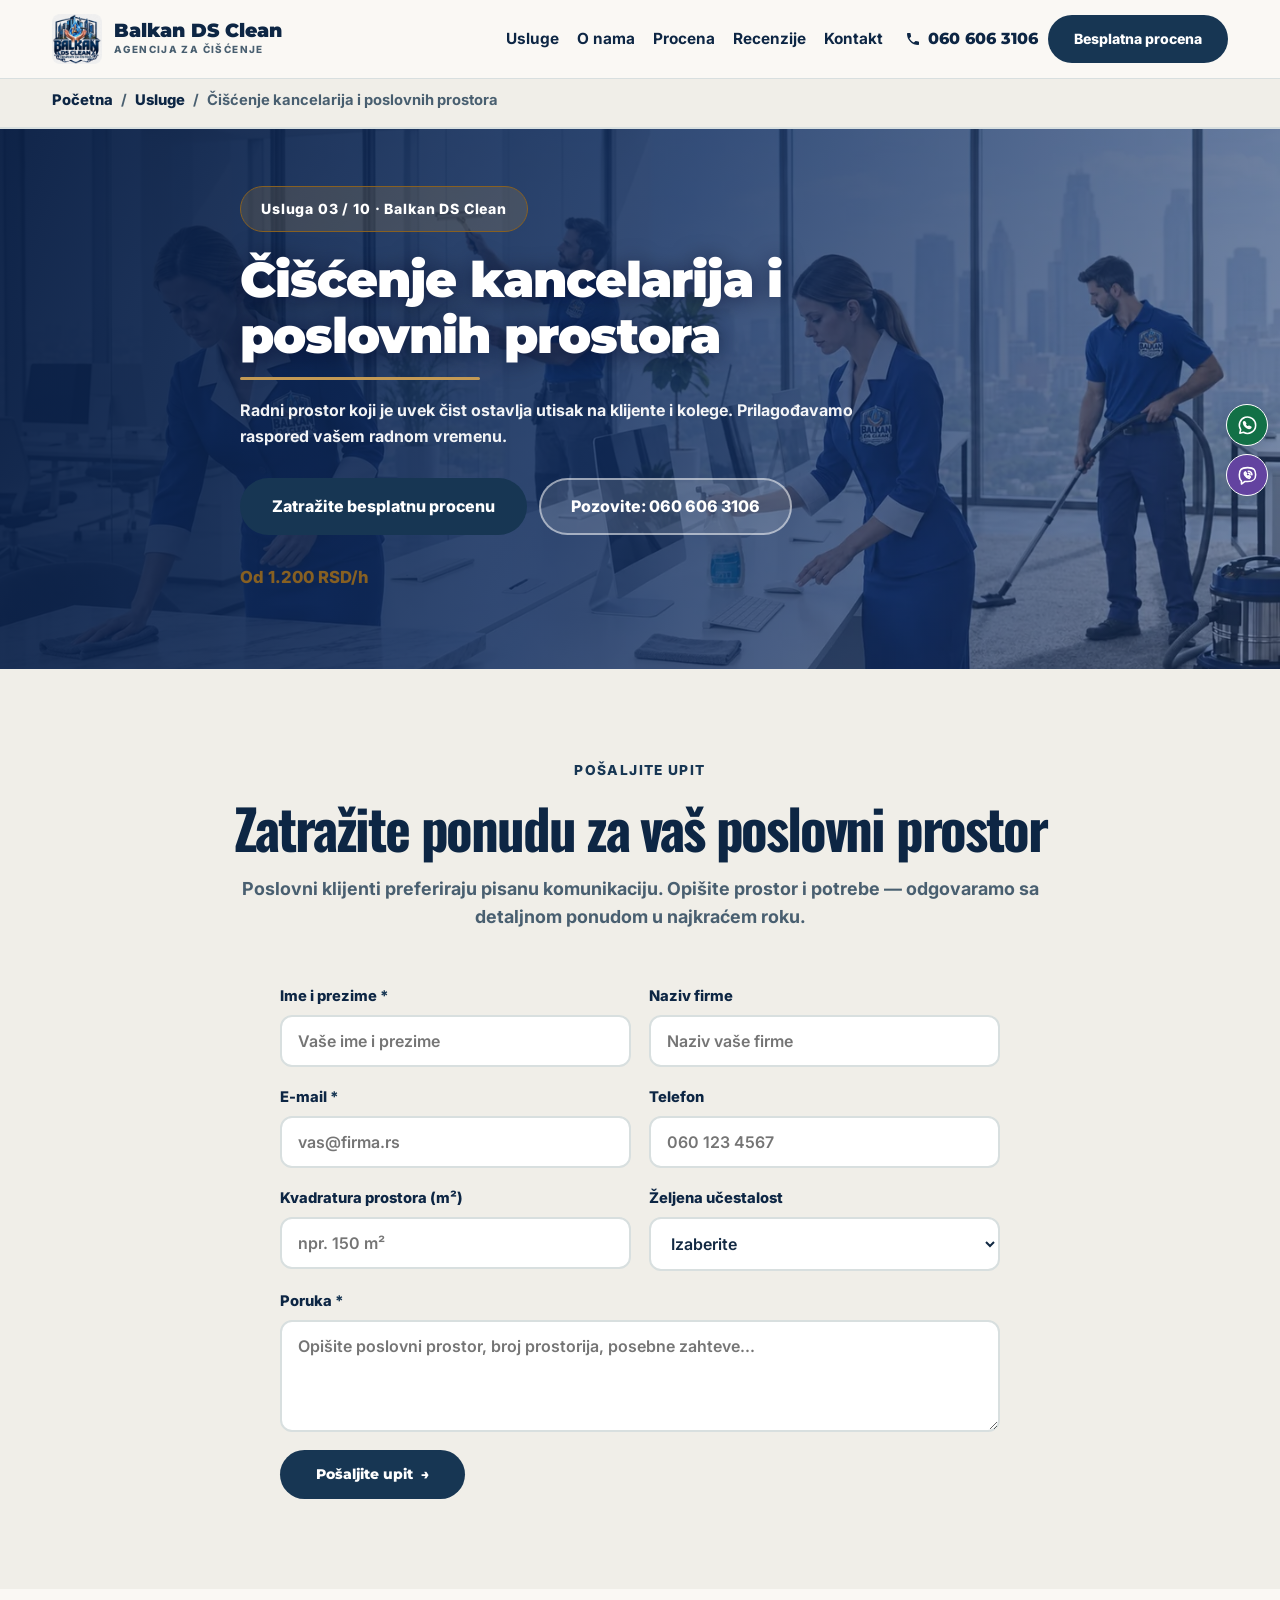
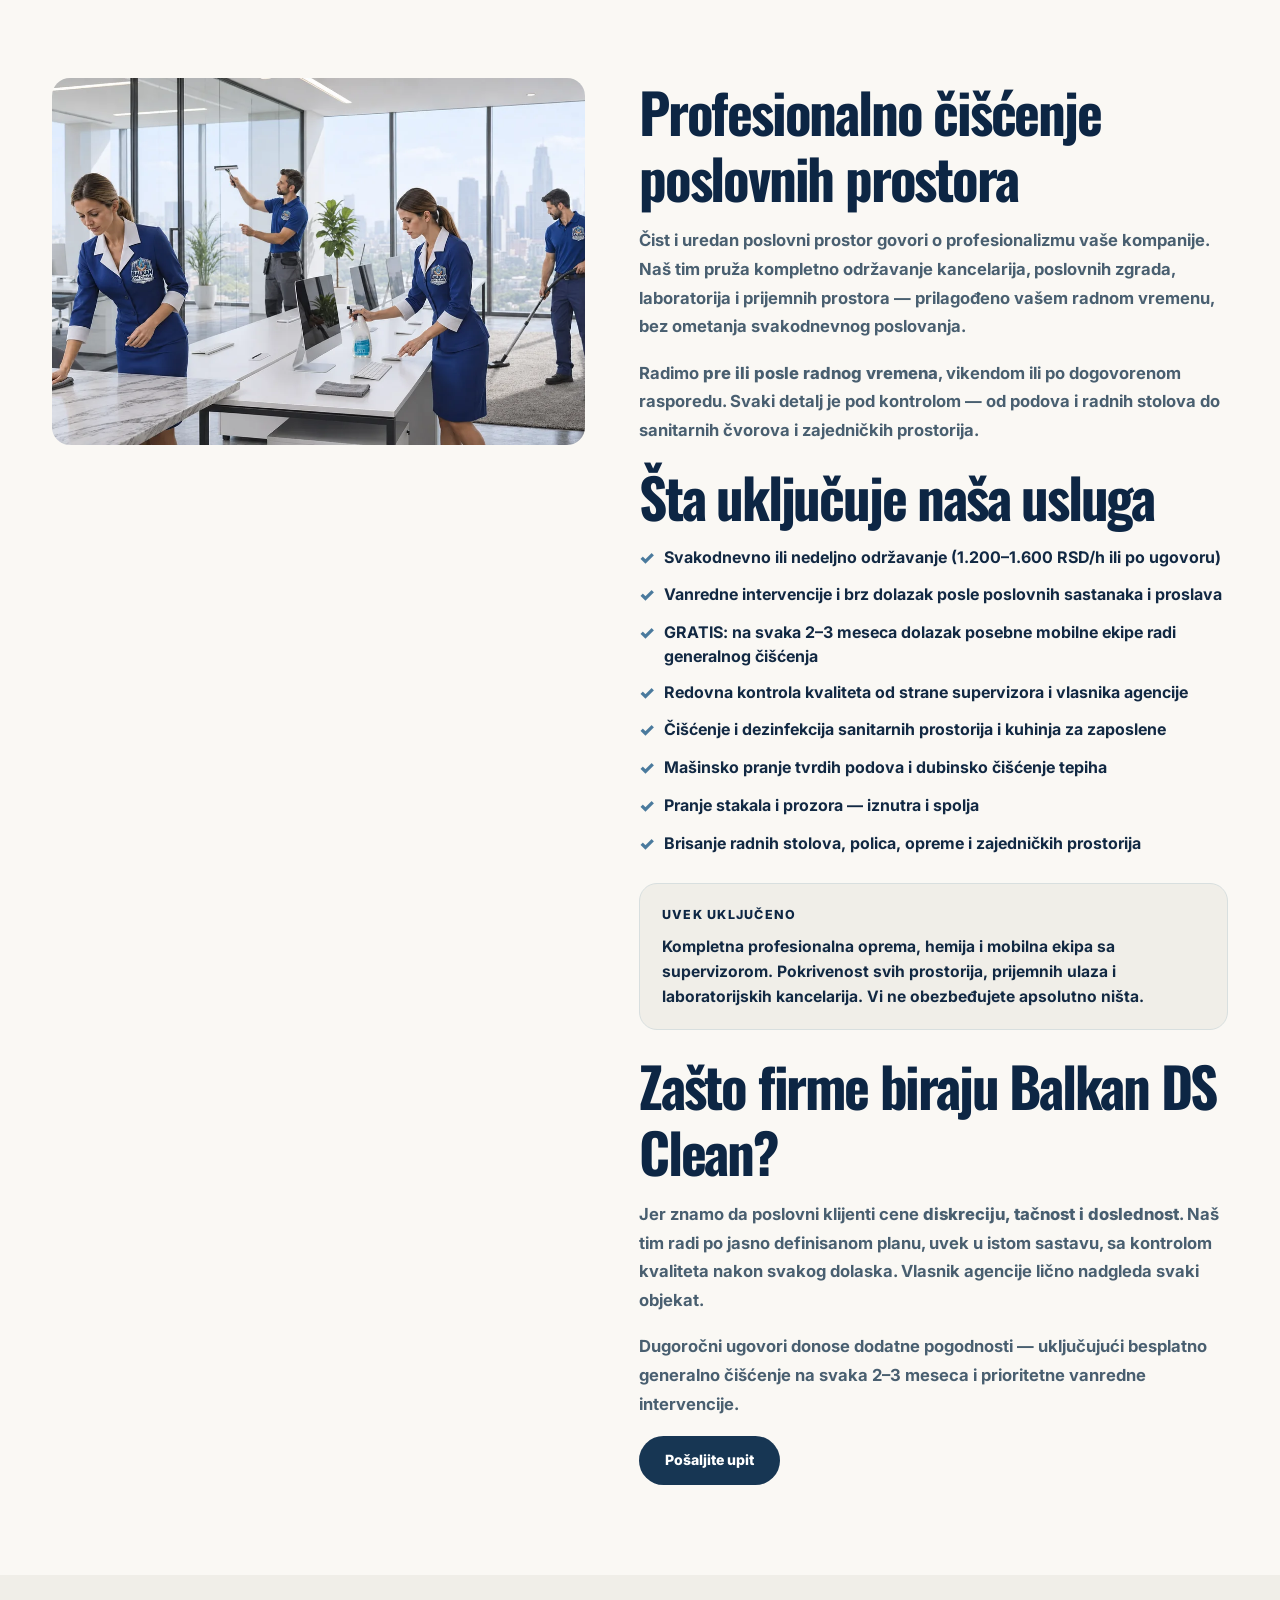
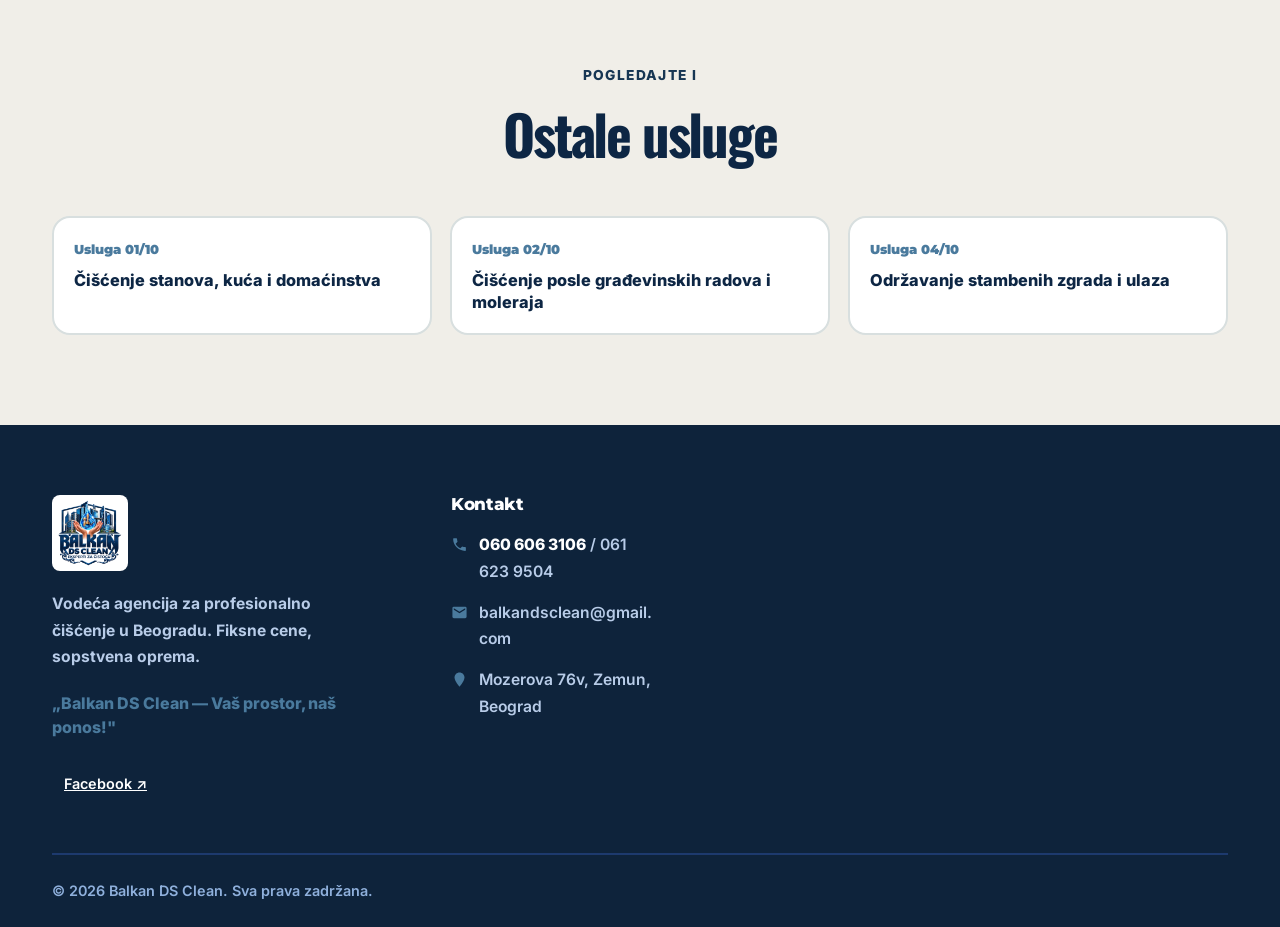
<file: usluge/ciscenje-kancelarija/index.html>
<!doctype html>
<html lang="sr-Latn"><head>
<meta charset="UTF-8">
<meta name="viewport" content="width=device-width, initial-scale=1.0">
<title>Čišćenje kancelarija i poslovnih prostora — Balkan DS Clean | Beograd</title>
<meta name="description" content="Profesionalno čišćenje kancelarija u Beogradu — svakodnevno, nedeljno ili mesečno održavanje. GRATIS generalka.">
<link rel="canonical" href="https://ciscenjebalkan.rs/usluge/ciscenje-kancelarija/">
<meta name="robots" content="index, follow">
<meta property="og:title" content="Čišćenje kancelarija i poslovnih prostora — Balkan DS Clean">
<meta property="og:description" content="Profesionalno čišćenje kancelarija u Beogradu — svakodnevno, nedeljno ili mesečno održavanje. GRATIS generalka.">
<meta property="og:url" content="https://ciscenjebalkan.rs/usluge/ciscenje-kancelarija/">
<meta property="og:type" content="website">
<meta property="og:image" content="https://ciscenjebalkan.rs/og-image.png">
<meta name="twitter:card" content="summary_large_image">
<meta name="theme-color" content="#122943">
<meta name="color-scheme" content="light only">
<link rel="preconnect" href="https://fonts.googleapis.com">
<link rel="preconnect" href="https://fonts.gstatic.com" crossorigin="">
<link href="https://fonts.googleapis.com/css2?family=Montserrat:wght@700;800;900&amp;family=Inter:wght@500;600;700;800&amp;display=swap&amp;subset=latin,latin-ext" rel="stylesheet">
<script type="application/ld+json">
{"@context":"https://schema.org","@type":"Service","serviceType":"Čišćenje kancelarija i poslovnih prostora","provider":{"@type":"HouseCleaningService","name":"Balkan DS Clean","telephone":"+381606063106","email":"balkandsclean@gmail.com"},"areaServed":{"@type":"City","name":"Beograd"},"url":"https://ciscenjebalkan.rs/usluge/ciscenje-kancelarija/","description":"Profesionalno čišćenje kancelarija u Beogradu — svakodnevno, nedeljno ili mesečno održavanje. GRATIS generalka."}
</script>
<style>
:root{
  color-scheme: only light;
  --plava:#1A56A0;
  --plava-tamna:#0E2E5A;
  --plava-hover:#2366B8;
  --plava-svetla:#4C8DD6;
  --plava-bg:#EFF6FF;
  --plava-bg2:#DCE9F7;
  --tekst:#1A3D6E;
  --tekst-blagi:#3A6BA5;
  --bela:#FFFFFF;
  --linija:#B8D4F0;
  --zlato:#2E6FBB;
  --korall:#E8724C;
  --sadrzaj:1240px;
  --r:16px;
  --f-naslov:'Montserrat',system-ui,sans-serif;
  --f-tekst:'Inter',system-ui,-apple-system,sans-serif;
}
*{margin:0;padding:0;box-sizing:border-box}
html{scroll-behavior:smooth;background:#fff}
body{font-family:var(--f-tekst);color:var(--tekst);background:var(--bela);font-size:1.12rem;font-weight:600;line-height:1.7;-webkit-font-smoothing:antialiased;overflow-x:hidden}
img{max-width:100%;display:block}
a{color:inherit;text-decoration:none}
h1,h2,h3,h4{font-family:var(--f-naslov);color:var(--plava);line-height:1.16;letter-spacing:-.02em;font-weight:800}
.omot{max-width:var(--sadrzaj);margin:0 auto;padding:0 32px}
button{font:inherit;cursor:pointer}
strong,b{font-weight:800}

/* HEADER */
.glava{position:fixed;top:0;left:0;right:0;z-index:70;padding:10px 0;transition:background .25s,padding .25s,box-shadow .25s;background:linear-gradient(180deg,rgba(8,29,66,.6),rgba(8,29,66,0))}
.glava.pun{background:rgba(255,255,255,.98);backdrop-filter:blur(12px);padding:6px 0;box-shadow:0 1px 0 var(--linija)}
.glava .omot{display:flex;align-items:center;gap:22px;min-height:58px}
.logo{display:flex;align-items:center;gap:12px;flex-shrink:0}
.logo img{height:60px;width:auto;object-fit:contain;transition:height .25s;flex-shrink:0}
.glava.pun .logo img{height:50px}
.logo-ime{font-family:var(--f-naslov);font-weight:900;font-size:1.16rem;color:#fff;transition:color .25s;display:block;line-height:1.15}
.logo-pod{font-size:.62rem;letter-spacing:.14em;text-transform:uppercase;font-weight:800;color:rgba(255,255,255,.8);transition:color .25s;display:block}
.glava.pun .logo-ime{color:var(--plava)}
.glava.pun .logo-pod{color:var(--tekst-blagi)}
.meni{display:flex;gap:18px;margin-left:auto;align-items:center}
.meni a{font-size:.96rem;font-weight:700;color:rgba(255,255,255,.95);padding:6px 0;position:relative;transition:color .2s;white-space:nowrap}
.glava.pun .meni a{color:var(--tekst)}
.meni a::after{content:'';position:absolute;left:0;bottom:0;height:2px;width:0;background:var(--korall);transition:width .2s}
.meni a:hover::after{width:100%}
.glava-akcije{display:flex;align-items:center;gap:10px}
.tel-glava{font-family:var(--f-naslov);font-weight:800;font-size:.98rem;color:#fff;display:flex;align-items:center;gap:7px;white-space:nowrap;transition:color .25s}
.glava.pun .tel-glava{color:var(--plava)}
.tel-glava svg{width:16px;height:16px;fill:currentColor}
.dugme{display:inline-flex;align-items:center;justify-content:center;gap:9px;padding:14px 24px;border-radius:10px;font-weight:800;font-size:.96rem;border:2px solid transparent;cursor:pointer;transition:all .2s;white-space:nowrap;line-height:1.2}
.dugme-plava{background:var(--plava);color:#fff}
.dugme-plava:hover{background:var(--plava-hover);transform:translateY(-2px)}
.dugme-korall{background:var(--korall);color:#fff}
.dugme-korall:hover{background:#D4623D;transform:translateY(-2px)}
.dugme-obris{background:transparent;color:var(--plava);border-color:var(--linija)}
.dugme-obris:hover{border-color:var(--plava-svetla);background:var(--plava-bg)}
.dugme-providno{background:rgba(255,255,255,.14);color:#fff;border-color:rgba(255,255,255,.5)}
.dugme-providno:hover{background:rgba(255,255,255,.24)}
.dugme-wa{background:#25D366;color:#fff}
.dugme-wa:hover{background:#1FB955;transform:translateY(-2px)}
.burger{display:none;background:none;border:0;padding:8px;cursor:pointer}
.burger span{display:block;width:24px;height:3px;background:#fff;margin:5px 0;transition:.22s;border-radius:2px}
.glava.pun .burger span{background:var(--plava)}
.burger.aktivan span:nth-child(1){transform:translateY(8px) rotate(45deg)}
.burger.aktivan span:nth-child(2){opacity:0}
.burger.aktivan span:nth-child(3){transform:translateY(-8px) rotate(-45deg)}

/* HERO */
.hero{position:relative;min-height:96svh;display:flex;align-items:center;padding:150px 0 70px;overflow:hidden;background:var(--plava-tamna)}
.hero-slika{position:absolute;inset:0;z-index:1}
.hero-slika img{width:100%;height:100%;object-fit:cover}
.hero-slika::after{content:'';position:absolute;inset:0;background:linear-gradient(115deg,rgba(8,29,66,.95) 0%,rgba(13,42,92,.85) 45%,rgba(13,42,92,.55) 100%)}
.hero .omot{position:relative;z-index:6}
.hero-tekst{max-width:820px}
.nadnaslov{display:inline-flex;align-items:center;gap:10px;font-size:.9rem;font-weight:800;letter-spacing:.03em;color:#fff;background:rgba(217,164,65,.16);border:1.5px solid var(--zlato);padding:11px 20px;border-radius:100px;margin-bottom:24px}
.nadnaslov .zvezde{color:var(--zlato);font-size:1.15rem;letter-spacing:.05em}
.hero h1{font-weight:900;font-size:clamp(2.1rem,4.2vw,3.6rem);line-height:1.12;letter-spacing:-.02em;color:#fff;margin-bottom:22px;text-shadow:0 2px 24px rgba(0,10,30,.6)}
.hero h1 span{color:var(--plava-svetla)}
.hero-uvod{font-size:clamp(1.05rem,1.3vw,1.24rem);font-weight:600;color:rgba(255,255,255,.94);max-width:720px;margin-bottom:32px;line-height:1.62;text-shadow:0 1px 12px rgba(0,10,30,.5)}
.hero-akcije{display:flex;gap:12px;flex-wrap:wrap;margin-bottom:38px}
.hero-akcije .dugme{padding:18px 32px;font-size:1.04rem}
.pulsira{animation:pulsPad 2.2s ease-in-out infinite}
@keyframes pulsPad{0%,100%{box-shadow:0 0 0 0 rgba(232,114,76,.45)}50%{box-shadow:0 0 0 12px rgba(232,114,76,0)}}
.hero-poverenje{display:flex;flex-direction:column;gap:12px}
.hero-poverenje-red{display:flex;align-items:center;gap:11px;color:#fff;font-size:.98rem;font-weight:700}
.hero-poverenje-red svg{width:20px;height:20px;fill:var(--plava-svetla);flex-shrink:0}

/* TRAKA POVERENJA (velike zvezde) */
.poverenje{background:var(--plava-bg);padding:34px 0;border-bottom:2px solid var(--linija)}
.poverenje .omot{display:flex;align-items:center;justify-content:center;gap:22px;flex-wrap:wrap;text-align:center}
.pov-zvezde{font-size:2.6rem;color:var(--zlato);letter-spacing:.06em;line-height:1}
.pov-tekst{max-width:640px}
.pov-ocena{font-family:var(--f-naslov);font-weight:900;font-size:1.5rem;color:var(--plava);display:block;line-height:1.2}
.pov-poruka{font-size:1.06rem;font-weight:700;color:var(--tekst-blagi);line-height:1.5}

/* SEKCIJE */
.sekcija{padding:92px 0}
.sekcija-svetla{background:var(--plava-bg)}
.zaglavlje{max-width:780px;margin:0 auto 52px;text-align:center}
.oznaka{font-size:.86rem;font-weight:800;letter-spacing:.1em;color:var(--korall);margin-bottom:14px;display:block;text-transform:uppercase}
.zaglavlje h2{font-weight:900;font-size:clamp(1.9rem,3.1vw,2.7rem);margin-bottom:16px;line-height:1.14}
.zaglavlje p{color:var(--tekst-blagi);font-size:1.12rem;font-weight:600;line-height:1.6}

/* USLUGE */
.usluge-mreza{display:grid;grid-template-columns:repeat(4,1fr);gap:20px}
.usluga-karta{background:#fff;border:2px solid var(--linija);border-radius:var(--r);overflow:hidden;transition:border-color .25s,transform .25s,box-shadow .25s;display:flex;flex-direction:column}
.usluga-karta:hover{border-color:var(--plava-svetla);transform:translateY(-5px);box-shadow:0 22px 44px rgba(13,42,92,.14)}
.usluga-slika{aspect-ratio:16/10;position:relative;overflow:hidden;background:var(--plava-bg2)}
.usluga-slika img{width:100%;height:100%;object-fit:cover;transition:transform .5s}
.usluga-karta:hover .usluga-slika img{transform:scale(1.07)}
.usluga-ikona{position:absolute;left:12px;bottom:12px;width:44px;height:44px;border-radius:11px;background:rgba(255,255,255,.95);display:flex;align-items:center;justify-content:center;box-shadow:0 4px 12px rgba(8,29,66,.25)}
.usluga-ikona svg{width:24px;height:24px;fill:var(--plava)}
.usluga-sadrzaj{padding:20px 20px 22px;display:flex;flex-direction:column;flex:1}
.usluga-sadrzaj h3{font-weight:800;font-size:1.06rem;margin-bottom:8px;line-height:1.3}
.usluga-sadrzaj p{font-size:.94rem;color:var(--tekst-blagi);font-weight:600;line-height:1.5;margin-bottom:14px;flex:1}
.usluga-cena{font-weight:800;color:var(--plava);font-size:.96rem;padding-top:12px;border-top:1.5px solid var(--linija);margin-bottom:12px}
.usluga-vise{display:inline-flex;align-items:center;gap:6px;font-weight:800;font-size:.94rem;color:var(--korall)}
.usluga-karta:hover .usluga-vise{gap:10px}
.usluga-vise span{transition:transform .2s}

/* KALKULATOR + FORMA */
.kalk-wrap{display:grid;grid-template-columns:1.1fr .9fr;gap:0;background:#fff;border:2px solid var(--plava-svetla);border-radius:20px;overflow:hidden;box-shadow:0 24px 60px rgba(13,42,92,.14);max-width:1080px;margin:0 auto}
.kalk{padding:44px 40px;min-width:0}
.kalk h3{font-weight:900;font-size:1.44rem;margin-bottom:6px;overflow-wrap:break-word}
.kalk-uvod{color:var(--tekst-blagi);font-weight:600;margin-bottom:26px;font-size:1rem}
.kalk-red{display:grid;grid-template-columns:1fr 1fr;gap:18px;margin-bottom:22px}
.polje label{display:block;font-weight:800;font-size:.94rem;color:var(--plava);margin-bottom:8px}
.polje input,.polje select{width:100%;padding:15px;border:2px solid var(--linija);border-radius:10px;font-size:max(1.05rem,16px);font-weight:700;color:var(--tekst);background:#fff;transition:border-color .2s;-webkit-appearance:none;font-family:inherit}
.polje input:focus,.polje select:focus{outline:none;border-color:var(--plava-svetla)}
.kalk-rezultat{background:var(--plava-bg);border-radius:12px;padding:22px 24px;margin-bottom:20px}
.kalk-oznaka{font-size:.8rem;font-weight:800;letter-spacing:.08em;color:var(--tekst-blagi);display:block;margin-bottom:4px;text-transform:uppercase}
.kalk-iznos{font-family:var(--f-naslov);font-weight:900;font-size:2.3rem;color:var(--plava);line-height:1.1}
.kalk-popust{display:none;background:var(--zlato);color:#fff;font-weight:800;font-size:.82rem;padding:7px 12px;border-radius:6px;margin-top:8px}
.kalk-popust.vidi{display:inline-block}
.forma-sms{background:var(--plava-tamna);padding:44px 36px;color:#fff;min-width:0}
.forma-sms h3{color:#fff;font-weight:900;font-size:1.34rem;margin-bottom:8px}
.forma-sms>p{color:rgba(255,255,255,.82);font-weight:600;font-size:.98rem;margin-bottom:24px;line-height:1.55}
.fs-polje{margin-bottom:14px}
.fs-polje label{display:block;font-weight:800;font-size:.9rem;color:var(--plava-svetla);margin-bottom:7px}
.fs-polje input{width:100%;padding:14px;border-radius:9px;border:2px solid rgba(255,255,255,.18);background:rgba(255,255,255,.08);color:#fff;font-size:max(1.02rem,16px);font-weight:700;font-family:inherit}
.fs-polje input::placeholder{color:rgba(255,255,255,.45)}
.fs-polje input:focus{outline:none;border-color:var(--plava-svetla)}
.fs-submit{width:100%;margin-top:6px;padding:16px;justify-content:center}
.fs-nota{font-size:.82rem;color:rgba(255,255,255,.55);font-weight:500;margin-top:12px;line-height:1.5}

/* O NAMA */
.onama{display:grid;grid-template-columns:.9fr 1.1fr;gap:56px;align-items:center}
.onama-slika{position:relative;border-radius:20px;overflow:hidden;aspect-ratio:4/5}
.onama-slika img{width:100%;height:100%;object-fit:cover}
.onama-peckat{position:absolute;bottom:-16px;right:-16px;width:120px;height:120px;background:#fff;border-radius:50%;box-shadow:0 12px 34px rgba(13,42,92,.24);padding:8px;display:flex;align-items:center;justify-content:center}
.onama-peckat img{border-radius:50%}
.onama-tekst h2{font-weight:900;font-size:clamp(1.8rem,3vw,2.5rem);margin-bottom:10px;line-height:1.16}
.onama-slogan{color:var(--korall);font-weight:800;font-size:1.08rem;margin-bottom:22px;display:block;line-height:1.5}
.onama-tekst p{color:var(--tekst-blagi);font-weight:600;margin-bottom:18px;line-height:1.72}
.onama-tekst p b,.onama-tekst p strong{color:var(--plava);font-weight:800}
.onama-potpis{margin-top:26px;padding-top:22px;border-top:2px solid var(--linija);display:flex;align-items:center;gap:14px}
.onama-potpis-slovo{width:52px;height:52px;border-radius:50%;background:var(--plava);color:#fff;font-family:var(--f-naslov);font-weight:900;font-size:1.3rem;display:flex;align-items:center;justify-content:center;flex-shrink:0}
.onama-potpis-ime{font-weight:800;color:var(--plava);font-size:1.02rem;display:block}
.onama-potpis-tim{font-size:.92rem;font-weight:600;color:var(--tekst-blagi)}

/* GALERIJA */
.filteri{display:flex;gap:9px;justify-content:center;flex-wrap:wrap;margin-bottom:40px}
.filter{background:#fff;border:2px solid var(--linija);border-radius:100px;padding:11px 22px;font-size:.96rem;font-weight:800;color:var(--tekst-blagi);cursor:pointer;transition:all .2s}
.filter:hover{border-color:var(--plava-svetla);color:var(--plava)}
.filter.aktivan{background:var(--plava);border-color:var(--plava);color:#fff}
.galerija{display:grid;grid-template-columns:repeat(4,1fr);gap:14px}
.gs{position:relative;overflow:hidden;border-radius:var(--r);cursor:pointer;background:var(--plava-bg2);border:0;padding:0;display:block;aspect-ratio:4/3}
.gs img{width:100%;height:100%;object-fit:cover;transition:transform .5s}
.gs:hover img{transform:scale(1.08)}
.gs::after{content:'';position:absolute;inset:0;background:linear-gradient(to top,rgba(8,29,66,.72),transparent 58%);opacity:0;transition:opacity .3s}
.gs:hover::after{opacity:1}
.gs-oznaka{position:absolute;left:14px;bottom:13px;z-index:2;color:#fff;font-size:.9rem;font-weight:800;opacity:0;transform:translateY(8px);transition:all .3s}
.gs:hover .gs-oznaka{opacity:1;transform:none}
.gs.sakriven{display:none}
.svetlo{position:fixed;inset:0;z-index:200;background:rgba(5,18,42,.96);display:none;align-items:center;justify-content:center;padding:24px}
.svetlo.otvoreno{display:flex}
.svetlo img{max-width:92vw;max-height:82vh;object-fit:contain;border-radius:8px}
.svetlo-x,.svetlo-nazad,.svetlo-napred{position:absolute;background:rgba(255,255,255,.14);border:0;width:50px;height:50px;border-radius:50%;cursor:pointer;display:flex;align-items:center;justify-content:center;transition:background .2s}
.svetlo-x:hover,.svetlo-nazad:hover,.svetlo-napred:hover{background:var(--plava-svetla)}
.svetlo-x{top:22px;right:22px}
.svetlo-nazad{left:22px;top:50%;transform:translateY(-50%)}
.svetlo-napred{right:22px;top:50%;transform:translateY(-50%)}
.svetlo svg{width:22px;height:22px;fill:#fff}
.svetlo-info{position:absolute;left:0;right:0;bottom:22px;text-align:center;color:rgba(255,255,255,.9);font-size:.96rem;font-weight:700;padding:0 70px}

/* RECENZIJE SLAJDER */
.gugl-traka{display:flex;align-items:center;justify-content:center;gap:14px;margin-bottom:40px;flex-wrap:wrap}
.gugl-kutija{display:flex;align-items:center;gap:13px;background:#fff;border:2px solid var(--linija);border-radius:100px;padding:12px 24px}
.gugl-kutija svg{width:24px;height:24px;flex-shrink:0}
.gugl-ocena{font-family:var(--f-naslov);font-weight:900;font-size:1.34rem;color:var(--plava)}
.zvezde-r{color:var(--zlato);letter-spacing:.08em}
.gugl-tekst{font-size:.96rem;font-weight:700;color:var(--tekst-blagi)}
.slajder{position:relative;max-width:1100px;margin:0 auto;overflow:hidden}
.slajder-traka{display:flex;transition:transform .5s ease}
.rec-slajd{min-width:100%;display:grid;grid-template-columns:repeat(3,1fr);gap:20px;padding:4px}
.recenzija{background:#fff;border:2px solid var(--linija);border-radius:var(--r);padding:28px 24px;display:flex;flex-direction:column}
.recenzija .zvezde-r{font-size:1.05rem;margin-bottom:14px;display:block}
.recenzija p{font-size:.98rem;font-weight:600;color:var(--tekst);line-height:1.62;flex:1;margin-bottom:20px}
.recenzija footer{display:flex;align-items:center;gap:12px;padding-top:16px;border-top:1.5px solid var(--linija)}
.avatar{width:44px;height:44px;border-radius:50%;background:var(--plava-bg2);display:flex;align-items:center;justify-content:center;font-family:var(--f-naslov);font-weight:900;color:var(--plava);font-size:1rem;flex-shrink:0}
.rec-ime{font-weight:800;font-size:.98rem;color:var(--plava);line-height:1.3;display:block}
.rec-tip{font-size:.86rem;font-weight:600;color:var(--tekst-blagi);display:block}
.slajder-kontrole{display:flex;align-items:center;justify-content:center;gap:16px;margin-top:32px}
.slajder-dugme{width:48px;height:48px;border-radius:50%;background:#fff;border:2px solid var(--linija);cursor:pointer;display:flex;align-items:center;justify-content:center;transition:all .2s}
.slajder-dugme:hover{border-color:var(--plava);background:var(--plava)}
.slajder-dugme:hover svg{fill:#fff}
.slajder-dugme svg{width:20px;height:20px;fill:var(--plava)}
.slajder-tacke{display:flex;gap:8px}
.slajder-tacka{width:10px;height:10px;border-radius:50%;background:var(--linija);border:0;cursor:pointer;transition:all .2s;padding:0}
.slajder-tacka.aktivna{background:var(--plava);width:28px;border-radius:5px}

/* FAQ */
.faq{max-width:820px;margin:0 auto}
.faq-stavka{border-bottom:2px solid var(--linija)}
.faq-pitanje{width:100%;background:none;border:0;padding:22px 4px;display:flex;align-items:center;justify-content:space-between;gap:20px;text-align:left;font-family:var(--f-naslov);font-weight:800;font-size:1.08rem;color:var(--plava)}
.faq-ikona{width:22px;height:22px;flex-shrink:0;position:relative;transition:transform .3s}
.faq-ikona::before,.faq-ikona::after{content:'';position:absolute;background:var(--plava);border-radius:2px;transition:.25s}
.faq-ikona::before{width:16px;height:3px;top:50%;left:50%;transform:translate(-50%,-50%)}
.faq-ikona::after{width:3px;height:16px;top:50%;left:50%;transform:translate(-50%,-50%)}
.faq-stavka.otvoren .faq-ikona::after{transform:translate(-50%,-50%) rotate(90deg);opacity:0}
.faq-odgovor{max-height:0;overflow:hidden;transition:max-height .35s ease}
.faq-odgovor p{padding:0 4px 22px;color:var(--tekst-blagi);font-weight:600;font-size:1rem;line-height:1.62;max-width:720px}
.faq-stavka.otvoren .faq-odgovor{max-height:360px}

/* OPSTINE */
.opstine{position:relative;min-height:360px;display:flex;align-items:center;overflow:hidden;background:var(--plava-tamna)}
.opstine>img{position:absolute;inset:0;width:100%;height:100%;object-fit:cover;z-index:1}
.opstine::after{content:'';position:absolute;inset:0;z-index:2;background:linear-gradient(110deg,rgba(8,29,66,.92) 0%,rgba(13,42,92,.78) 55%,rgba(13,42,92,.55) 100%)}
.opstine .omot{position:relative;z-index:3}
.opstine-tekst{max-width:820px;margin:0 auto;text-align:center}
.opstine h2{font-weight:900;font-size:clamp(1.6rem,2.6vw,2.2rem);color:#fff;margin-bottom:14px;line-height:1.2}
.opstine-uvod{color:rgba(255,255,255,.9);font-weight:600;font-size:1.06rem;margin-bottom:24px}
.opstine-lista{display:flex;flex-wrap:wrap;gap:9px;justify-content:center}
.opstina{background:rgba(255,255,255,.1);border:1.5px solid rgba(255,255,255,.22);color:#fff;font-size:.9rem;font-weight:700;padding:9px 17px;border-radius:100px}

/* FOOTER */
.podnozje{background:var(--plava-tamna);color:#B8CCE8;padding:70px 0 0;font-size:1rem;font-weight:600}
.podnozje-mreza{display:grid;grid-template-columns:1.7fr 1fr 1fr 1.3fr;gap:44px;padding-bottom:48px}
.podnozje-mreza>div{min-width:0}
.podnozje .logo img{height:70px;width:auto;object-fit:contain}
.podnozje-o{margin:20px 0;max-width:320px;line-height:1.7;font-size:.98rem}
.podnozje-slogan{color:var(--plava-svetla);font-weight:800;font-size:1rem;margin-bottom:24px;display:block;max-width:320px;line-height:1.5}
.soc-naslov{font-size:.76rem;font-weight:800;letter-spacing:.12em;color:#8FB0DC;margin-bottom:11px;display:block;text-transform:uppercase}
.socijalne{display:flex;gap:9px;margin-bottom:22px;flex-wrap:wrap}
.soc{width:46px;height:46px;border-radius:11px;display:flex;align-items:center;justify-content:center;transition:transform .2s,opacity .2s}
.soc:hover{transform:translateY(-3px);opacity:.9}
.soc svg{width:22px;height:22px;fill:#fff}
.soc-tel{background:var(--plava)}
.soc-mejl{background:var(--plava-hover)}
.soc-wa{background:#25D366}
.soc-viber{background:#7360F2}
.podnozje h4{color:#fff;font-size:1.04rem;margin-bottom:18px;font-weight:800}
.podnozje ul{list-style:none;display:flex;flex-direction:column;gap:11px}
.podnozje ul a{font-size:.98rem;font-weight:600;transition:color .2s}
.podnozje ul a:hover{color:var(--plava-svetla)}
.kontakt-red{display:flex;gap:11px;margin-bottom:14px;align-items:flex-start;font-size:.98rem;font-weight:600;overflow-wrap:anywhere;min-width:0}
.kontakt-red svg{width:17px;height:17px;fill:var(--plava-svetla);flex-shrink:0;margin-top:4px}
.kontakt-red a:hover{color:#fff}
.kontakt-red b{color:#fff;font-weight:800}
.pravno{border-top:2px solid #1D3A6E;padding:24px 0;display:flex;justify-content:space-between;gap:20px;flex-wrap:wrap;font-size:.9rem;font-weight:600;color:#8FB0DC}
.pravno-agencija{display:block;margin-top:6px;color:#6B8CBE}

/* MOBILNA TRAKA */
.mob-traka{position:fixed;bottom:0;left:0;right:0;z-index:80;background:#fff;border-top:2px solid var(--linija);box-shadow:0 -6px 22px rgba(13,42,92,.16);display:none;padding:9px 10px calc(9px + env(safe-area-inset-bottom));gap:8px}
.mob-traka a{flex:1;display:flex;flex-direction:column;align-items:center;justify-content:center;gap:3px;padding:10px 4px;border-radius:9px;font-size:.76rem;font-weight:800;color:#fff;text-align:center;line-height:1.2}
.mob-traka svg{width:20px;height:20px;fill:#fff}
.mt-tel{background:var(--plava)}
.mt-wa{background:#25D366}
.mt-zakazi{background:var(--korall)}

.otkrij{opacity:0;transform:translateY(22px);transition:opacity .6s ease,transform .6s ease}
.otkrij.vidljivo{opacity:1;transform:none}
:focus-visible{outline:3px solid var(--plava-svetla);outline-offset:3px;border-radius:4px}

@media (prefers-reduced-motion:reduce){
  *{animation:none!important;transition:none!important}
  .otkrij{opacity:1;transform:none}
  html{scroll-behavior:auto}
}

@media (max-width:1180px){
  .usluge-mreza{grid-template-columns:repeat(3,1fr)}
  .galerija{grid-template-columns:repeat(3,1fr)}
  .podnozje-mreza{grid-template-columns:1fr 1fr;gap:36px}
  .kalk-wrap{grid-template-columns:1fr}
  .rec-slajd{grid-template-columns:1fr}
  .onama{grid-template-columns:1fr;gap:40px}
  .onama-slika{max-width:420px;margin:0 auto;width:100%}
}
@media (max-width:940px){
  .meni,.tel-glava,.glava-akcije .dugme{display:none}
  .burger{display:block;margin-left:auto}
  .meni.otvoren{display:flex;flex-direction:column;position:absolute;top:100%;left:0;right:0;background:#fff;padding:20px 32px 28px;gap:2px;border-bottom:2px solid var(--linija);box-shadow:0 16px 34px rgba(13,42,92,.16);align-items:stretch}
  .meni.otvoren a{color:var(--tekst);padding:14px 0;border-bottom:1.5px solid var(--linija);font-size:1.06rem}
  .meni.otvoren a::after{display:none}
  .hero{padding:112px 0 54px;min-height:auto}
  .usluge-mreza{grid-template-columns:repeat(2,1fr)}
  .galerija{grid-template-columns:repeat(2,1fr)}
  .sekcija{padding:60px 0}
  .kalk{padding:32px 26px}
  .forma-sms{padding:32px 26px}
  .kalk-red{grid-template-columns:1fr;gap:16px}
  .opstine{min-height:300px}
  .mob-traka{display:flex}
  body{padding-bottom:78px}
  .pov-zvezde{font-size:2rem}
  .forma-red{grid-template-columns:1fr}
}
@media (max-width:700px){
  .omot{padding:0 18px}
  .usluge-mreza{grid-template-columns:1fr}
  .galerija{grid-template-columns:1fr}
  .podnozje-mreza{grid-template-columns:1fr;gap:30px}
  .filteri{gap:7px;margin-bottom:26px}
  .filter{padding:9px 15px;font-size:.9rem}
  .kalk-iznos{font-size:2rem}
  .mob-traka a{font-size:.68rem}
  .onama-peckat{width:92px;height:92px;bottom:-12px;right:-12px}
  .hero h1{font-size:clamp(1.9rem,7vw,2.4rem)}
  .pov-zvezde{font-size:1.7rem}
  .poverenje .omot{gap:14px}
}

/* PODSTRANICA - extra */
.breadcrumb{padding:14px 0;margin-top:74px;font-size:.92rem;font-weight:700;color:var(--tekst-blagi);background:var(--plava-bg);border-bottom:2px solid var(--linija)}
.breadcrumb .omot{display:flex;align-items:center;gap:8px;flex-wrap:wrap}
.breadcrumb a{color:var(--plava);font-weight:800}
.breadcrumb a:hover{text-decoration:underline}
.breadcrumb span{color:var(--tekst-blagi)}

.usluga-hero{position:relative;min-height:60svh;display:flex;align-items:center;padding:30px 0 50px;overflow:hidden;background:var(--plava-tamna)}
.usluga-hero-slika{position:absolute;inset:0;z-index:1}
.usluga-hero-slika img{width:100%;height:100%;object-fit:cover}
.usluga-hero-slika::after{content:'';position:absolute;inset:0;background:linear-gradient(110deg,rgba(8,29,66,.96) 0%,rgba(13,42,92,.82) 48%,rgba(13,42,92,.5) 100%)}
.usluga-hero .omot{position:relative;z-index:6}
.usluga-hero-tekst{max-width:800px}
.usluga-broj-veliki{display:inline-flex;align-items:center;gap:10px;font-size:.88rem;font-weight:800;letter-spacing:.06em;color:#fff;background:rgba(217,164,65,.16);border:1.5px solid var(--zlato);padding:10px 20px;border-radius:100px;margin-bottom:20px}
.usluga-hero h1{font-weight:900;font-size:clamp(2rem,3.8vw,3.1rem);line-height:1.14;color:#fff;margin-bottom:18px;text-shadow:0 2px 22px rgba(0,10,40,.6)}
.usluga-hero-uvod{font-size:clamp(1rem,1.2vw,1.18rem);font-weight:600;color:rgba(255,255,255,.94);max-width:680px;margin-bottom:28px;line-height:1.62}
.usluga-hero-akcije{display:flex;gap:12px;flex-wrap:wrap;margin-bottom:10px}
.usluga-hero-akcije .dugme{padding:17px 30px;font-size:1rem}
.usluga-hero-cena{display:inline-block;margin-top:18px;color:var(--zlato);font-weight:800;font-size:1.04rem}

.detalji-wrap{display:grid;grid-template-columns:.95fr 1.05fr;gap:54px;align-items:start}
.detalji-slika{border-radius:18px;overflow:hidden;aspect-ratio:16/11}
.detalji-slika img{width:100%;height:100%;object-fit:cover}
.detalji-tekst h2{font-weight:900;font-size:clamp(1.6rem,2.5vw,2.1rem);margin-bottom:16px;line-height:1.2}
.detalji-tekst>p{color:var(--tekst-blagi);font-weight:600;margin-bottom:18px;line-height:1.72;font-size:1.04rem}

.paketi-lista{display:flex;flex-direction:column;gap:14px;margin-bottom:24px}
.paket{background:#fff;border:2px solid var(--linija);border-radius:var(--r);padding:20px 22px;transition:border-color .2s}
.paket:hover{border-color:var(--plava-svetla)}
.paket-vrh{display:flex;align-items:baseline;justify-content:space-between;gap:12px;margin-bottom:8px;flex-wrap:wrap}
.paket-naziv{font-family:var(--f-naslov);font-weight:900;font-size:1.08rem;color:var(--plava)}
.paket-cena{font-weight:800;color:var(--korall);font-size:.98rem;white-space:nowrap}
.paket-opis{color:var(--tekst-blagi);font-weight:600;font-size:.98rem;line-height:1.58}

.uvek-ukljuceno{background:var(--plava-bg);border-radius:var(--r);padding:20px 22px;margin-bottom:22px;border:1.5px solid var(--linija)}
.uu-oznaka{font-size:.78rem;font-weight:800;letter-spacing:.1em;color:var(--plava);display:block;margin-bottom:8px;text-transform:uppercase}
.uvek-ukljuceno p{color:var(--tekst);font-weight:600;font-size:.98rem;line-height:1.6;margin:0}

/* KONTAKT FORMA */
.kontakt-forma{max-width:720px;margin:0 auto}
.forma-red{display:grid;grid-template-columns:1fr 1fr;gap:18px;margin-bottom:18px}
.forma-polje{display:flex;flex-direction:column;gap:6px}
.forma-polje label{font-weight:800;font-size:.92rem;color:var(--plava)}
.obavezno{color:var(--korall)}
.forma-polje input,.forma-polje select,.forma-polje textarea{border:2px solid var(--linija);border-radius:12px;padding:14px 16px;font-family:var(--f-tekst);font-size:1rem;font-weight:600;color:var(--tekst);background:#fff;transition:border-color .2s;width:100%;box-sizing:border-box}
.forma-polje input:focus,.forma-polje select:focus,.forma-polje textarea:focus{outline:none;border-color:var(--plava-svetla)}
.forma-polje textarea{resize:vertical;min-height:100px}
.forma-puna{margin-bottom:18px}
.forma-dugme{font-size:1.08rem;padding:16px 36px;border:0;cursor:pointer;font-family:var(--f-naslov);display:inline-flex;align-items:center;gap:8px}

.kvacice{list-style:none;display:flex;flex-direction:column;gap:11px;margin-bottom:26px}
.kvacice li{display:flex;align-items:flex-start;gap:10px;font-size:1rem;font-weight:600;color:var(--tekst);line-height:1.52}
.kvacice .chk{color:var(--plava-svetla);font-weight:900;flex-shrink:0;font-size:1.1rem}

.mini-cta{background:var(--plava-tamna);border-radius:20px;padding:44px;text-align:center;color:#fff}
.mini-cta h2{color:#fff;font-weight:900;font-size:clamp(1.4rem,2.4vw,1.9rem);margin-bottom:14px}
.mini-cta p{color:rgba(255,255,255,.84);font-weight:600;max-width:560px;margin:0 auto 26px;line-height:1.6}
.mini-cta-akcije{display:flex;gap:12px;justify-content:center;flex-wrap:wrap}

.srodne{display:grid;grid-template-columns:repeat(3,1fr);gap:18px}
.srodna{background:#fff;border:2px solid var(--linija);border-radius:var(--r);padding:20px;transition:border-color .25s,transform .25s;display:block}
.srodna:hover{border-color:var(--plava-svetla);transform:translateY(-3px)}
.srodna-br{font-family:var(--f-naslov);font-weight:900;color:var(--plava-svetla);font-size:.84rem;display:block;margin-bottom:8px}
.srodna-naziv{font-weight:800;color:var(--plava);font-size:1.02rem;line-height:1.35;display:block}

@media(max-width:940px){
  .detalji-wrap{grid-template-columns:1fr;gap:32px}
  .srodne{grid-template-columns:1fr}
  .mini-cta{padding:30px 22px}
  .usluga-hero{padding:20px 0 36px;min-height:auto}
}

</style>
<link rel="icon" href="../../assets/favicon.svg" type="image/svg+xml"><link rel="stylesheet" href="../../polish.css?v=readability"><script defer src="../../experience.js"></script><noscript><style>.otkrij{opacity:1!important;transform:none!important}</style></noscript></head>
<body>
<a class="skip-link" href="#main">Pređite na sadržaj</a><header class="glava" id="glava">
  <div class="omot">
    <a class="logo" href="../../"><picture><img src="../../assets/logo.jpg" alt="Balkan DS Clean" width="64" height="64"></picture><span><span class="logo-ime">Balkan DS Clean</span><span class="logo-pod">Agencija za čišćenje</span></span></a>
    <nav class="meni" id="meni"><a href="../../#usluge">Usluge</a><a href="../../#onama">O nama</a><a href="../../#procena">Procena</a><a href="../../#recenzije">Recenzije</a><a href="../../#kontakt">Kontakt</a></nav>
    <div class="glava-akcije"><a href="tel:+381606063106" class="tel-glava"><svg viewbox="0 0 24 24" aria-hidden="true"><path d="M6.6 10.8c1.4 2.8 3.8 5.1 6.6 6.6l2.2-2.2c.3-.3.7-.4 1-.2 1.1.4 2.4.6 3.6.6.6 0 1 .4 1 1V20c0 .6-.4 1-1 1-9.4 0-17-7.6-17-17 0-.6.4-1 1-1h3.5c.6 0 1 .4 1 1 0 1.3.2 2.5.6 3.6.1.4 0 .8-.2 1l-2.3 2.2z"></path></svg> 060 606 3106</a><a class="dugme dugme-korall" href="../../#procena">Besplatna procena</a></div>
    <button class="burger" id="burger" aria-label="Meni" aria-expanded="false"><span></span><span></span><span></span></button>
  </div>
</header>
<main id="main"><div class="breadcrumb"><div class="omot"><a href="../../">Početna</a> <span>/</span> <a href="../../#usluge">Usluge</a> <span>/</span> Čišćenje kancelarija i poslovnih prostora</div></div>
<section class="usluga-hero">
  <div class="usluga-hero-slika" aria-hidden="true"><img src="../../assets/detail-3.webp" alt="" fetchpriority="high"></div>
  <div class="omot"><div class="usluga-hero-tekst">
    <span class="usluga-broj-veliki">Usluga 03 / 10 · Balkan DS Clean</span>
    <h1>Čišćenje kancelarija i poslovnih prostora</h1>
    <p class="usluga-hero-uvod">Radni prostor koji je uvek čist ostavlja utisak na klijente i kolege. Prilagođavamo raspored vašem radnom vremenu.</p>
    <div class="usluga-hero-akcije"><a href="#zakazi" class="dugme dugme-korall">Zatražite besplatnu procenu</a><a href="tel:+381606063106" class="dugme dugme-providno">Pozovite: 060 606 3106</a></div>
    <span class="usluga-hero-cena">Od 1.200 RSD/h</span>
  </div></div>
</section>
<section class="sekcija sekcija-svetla" id="zakazi"><div class="omot">
  <div class="zaglavlje otkrij"><span class="oznaka">Pošaljite upit</span><h2>Zatražite ponudu za vaš poslovni prostor</h2><p>Poslovni klijenti preferiraju pisanu komunikaciju. Opišite prostor i potrebe — odgovaramo sa detaljnom ponudom u najkraćem roku.</p></div>
  <form class="kontakt-forma otkrij" action="https://formsubmit.co/balkandsclean@gmail.com" method="POST" style="max-width:720px;margin:0 auto">
    <input type="hidden" name="_subject">
    <input type="hidden" name="_captcha">
    <input type="hidden" name="_next">
    <input type="text" name="_honey" style="display:none">
    <div class="forma-red">
      <div class="forma-polje">
        <label for="upit-ime">Ime i prezime <span class="obavezno">*</span></label>
        <input type="text" id="upit-ime" name="ime" required="" placeholder="Vaše ime i prezime">
      </div>
      <div class="forma-polje">
        <label for="upit-firma">Naziv firme</label>
        <input type="text" id="upit-firma" name="firma" placeholder="Naziv vaše firme">
      </div>
    </div>
    <div class="forma-red">
      <div class="forma-polje">
        <label for="upit-email">E-mail <span class="obavezno">*</span></label>
        <input type="email" id="upit-email" name="email" required="" placeholder="vas@firma.rs">
      </div>
      <div class="forma-polje">
        <label for="upit-telefon">Telefon</label>
        <input type="tel" id="upit-telefon" name="telefon" placeholder="060 123 4567">
      </div>
    </div>
    <div class="forma-red">
      <div class="forma-polje">
        <label for="upit-kvadratura">Kvadratura prostora (m²)</label>
        <input type="text" id="upit-kvadratura" name="kvadratura" placeholder="npr. 150 m²">
      </div>
      <div class="forma-polje">
        <label for="upit-ucestalost">Željena učestalost</label>
        <select id="upit-ucestalost" name="ucestalost">
          <option value="">Izaberite</option>
          <option value="Svakodnevno">Svakodnevno</option>
          <option value="2-3 puta nedeljno">2–3 puta nedeljno</option>
          <option value="Jednom nedeljno">Jednom nedeljno</option>
          <option value="Po pozivu">Po pozivu</option>
          <option value="Jednokratno">Jednokratno</option>
        </select>
      </div>
    </div>
    <div class="forma-polje forma-puna">
      <label for="upit-poruka">Poruka <span class="obavezno">*</span></label>
      <textarea id="upit-poruka" name="poruka" rows="4" required="" placeholder="Opišite poslovni prostor, broj prostorija, posebne zahteve..."></textarea>
    </div>
    <button type="submit" class="dugme dugme-korall forma-dugme">Pošaljite upit <span aria-hidden="true">→</span></button>
  </form>
</div></section>

<section class="sekcija" id="detalji"><div class="omot"><div class="detalji-wrap">
  <div class="detalji-slika otkrij"><img src="../../assets/service-3.webp" alt="Balkan DS Clean — Čišćenje kancelarija i poslovnih prostora" loading="lazy"></div>
  <div class="detalji-tekst otkrij">
        <h2>Profesionalno čišćenje poslovnih prostora</h2>
        <p>Čist i uredan poslovni prostor govori o profesionalizmu vaše kompanije. Naš tim pruža kompletno održavanje kancelarija, poslovnih zgrada, laboratorija i prijemnih prostora — prilagođeno vašem radnom vremenu, bez ometanja svakodnevnog poslovanja.</p>
        <p>Radimo <b>pre ili posle radnog vremena</b>, vikendom ili po dogovorenom rasporedu. Svaki detalj je pod kontrolom — od podova i radnih stolova do sanitarnih čvorova i zajedničkih prostorija.</p>

        <h2>Šta uključuje naša usluga</h2>
        <ul class="kvacice">
          <li><span class="chk">✓</span> Svakodnevno ili nedeljno održavanje (1.200–1.600 RSD/h ili po ugovoru)</li>
          <li><span class="chk">✓</span> Vanredne intervencije i brz dolazak posle poslovnih sastanaka i proslava</li>
          <li><span class="chk">✓</span> GRATIS: na svaka 2–3 meseca dolazak posebne mobilne ekipe radi generalnog čišćenja</li>
          <li><span class="chk">✓</span> Redovna kontrola kvaliteta od strane supervizora i vlasnika agencije</li>
          <li><span class="chk">✓</span> Čišćenje i dezinfekcija sanitarnih prostorija i kuhinja za zaposlene</li>
          <li><span class="chk">✓</span> Mašinsko pranje tvrdih podova i dubinsko čišćenje tepiha</li>
          <li><span class="chk">✓</span> Pranje stakala i prozora — iznutra i spolja</li>
          <li><span class="chk">✓</span> Brisanje radnih stolova, polica, opreme i zajedničkih prostorija</li>
        </ul>
        <div class="uvek-ukljuceno"><span class="uu-oznaka">Uvek uključeno</span><p>Kompletna profesionalna oprema, hemija i mobilna ekipa sa supervizorom. Pokrivenost svih prostorija, prijemnih ulaza i laboratorijskih kancelarija. Vi ne obezbeđujete apsolutno ništa.</p></div>

        <h2>Zašto firme biraju Balkan DS Clean?</h2>
        <p>Jer znamo da poslovni klijenti cene <b>diskreciju, tačnost i doslednost</b>. Naš tim radi po jasno definisanom planu, uvek u istom sastavu, sa kontrolom kvaliteta nakon svakog dolaska. Vlasnik agencije lično nadgleda svaki objekat.</p>
        <p>Dugoročni ugovori donose dodatne pogodnosti — uključujući besplatno generalno čišćenje na svaka 2–3 meseca i prioritetne vanredne intervencije.</p>

    <a href="#zakazi" class="dugme dugme-korall">Pošaljite upit</a>
  </div>
</div></div></section>
<section class="sekcija sekcija-svetla"><div class="omot"><div class="zaglavlje otkrij"><span class="oznaka">Pogledajte i</span><h2>Ostale usluge</h2></div><div class="srodne"><a class="srodna" href="../../usluge/ciscenje-stanova/"><span class="srodna-br">Usluga 01/10</span><span class="srodna-naziv">Čišćenje stanova, kuća i domaćinstva</span></a>
<a class="srodna" href="../../usluge/ciscenje-posle-gradjevinskih-radova/"><span class="srodna-br">Usluga 02/10</span><span class="srodna-naziv">Čišćenje posle građevinskih radova i moleraja</span></a>
<a class="srodna" href="../../usluge/odrzavanje-zgrada/"><span class="srodna-br">Usluga 04/10</span><span class="srodna-naziv">Održavanje stambenih zgrada i ulaza</span></a>
</div></div></section>
</main><!-- KONTAKT FORMA ZA POSLOVNE KLIJENTE -->
<footer class="podnozje" id="kontakt"><div class="omot"><div class="podnozje-mreza"><div><a class="logo" href="../../"><picture><img src="../../assets/logo-footer.webp" alt="Balkan DS Clean" width="64" height="64"></picture></a><p class="podnozje-o">Vodeća agencija za profesionalno čišćenje u Beogradu. Fiksne cene, sopstvena oprema.</p><span class="podnozje-slogan">„Balkan DS Clean — Vaš prostor, naš ponos!"</span><a class="footer-social" href="https://www.facebook.com/profile.php?id=61572728086733" target="_blank" rel="noopener noreferrer">Facebook ↗</a></div><div><h4>Kontakt</h4><div class="kontakt-red"><svg viewbox="0 0 24 24" aria-hidden="true"><path d="M6.6 10.8c1.4 2.8 3.8 5.1 6.6 6.6l2.2-2.2c.3-.3.7-.4 1-.2 1.1.4 2.4.6 3.6.6.6 0 1 .4 1 1V20c0 .6-.4 1-1 1-9.4 0-17-7.6-17-17 0-.6.4-1 1-1h3.5c.6 0 1 .4 1 1 0 1.3.2 2.5.6 3.6.1.4 0 .8-.2 1l-2.3 2.2z"></path></svg><span><a href="tel:+381606063106"><b>060 606 3106</b></a> / <a href="tel:+381616239504">061 623 9504</a></span></div><div class="kontakt-red"><svg viewbox="0 0 24 24" aria-hidden="true"><path d="M20 4H4a2 2 0 00-2 2v12a2 2 0 002 2h16a2 2 0 002-2V6a2 2 0 00-2-2zm0 4l-8 5-8-5V6l8 5 8-5v2z"></path></svg><a href="mailto:balkandsclean@gmail.com">balkandsclean@gmail.com</a></div><div class="kontakt-red"><svg viewbox="0 0 24 24" aria-hidden="true"><path d="M12 2C8 2 5 5 5 9c0 5 7 13 7 13s7-8 7-13c0-4-3-7-7-7z"></path></svg><span>Mozerova 76v, Zemun, Beograd</span></div></div></div><div class="pravno"><span>© 2026 Balkan DS Clean. Sva prava zadržana.</span></div></div></footer>
<div class="mob-traka"><a href="tel:+381606063106" class="mt-tel"><svg viewbox="0 0 24 24" aria-hidden="true"><path d="M6.6 10.8c1.4 2.8 3.8 5.1 6.6 6.6l2.2-2.2c.3-.3.7-.4 1-.2 1.1.4 2.4.6 3.6.6.6 0 1 .4 1 1V20c0 .6-.4 1-1 1-9.4 0-17-7.6-17-17 0-.6.4-1 1-1h3.5c.6 0 1 .4 1 1 0 1.3.2 2.5.6 3.6.1.4 0 .8-.2 1l-2.3 2.2z"></path></svg>Pozovite</a><a href="https://wa.me/381606063106" class="mt-wa" target="_blank" rel="noopener noreferrer"><svg viewbox="0 0 24 24" aria-hidden="true"><path d="M12 2C6.48 2 2 6.48 2 12c0 1.85.5 3.58 1.38 5.07L2 22l5.07-1.33A9.94 9.94 0 0012 22c5.52 0 10-4.48 10-10S17.52 2 12 2zm5.2 14.2c-.22.62-1.28 1.18-1.77 1.24-.45.06-1.02.08-1.65-.1-.38-.11-.87-.28-1.5-.55-2.64-1.14-4.36-3.8-4.5-3.98-.13-.18-1.08-1.44-1.08-2.74 0-1.3.68-1.94.92-2.2.24-.26.52-.33.7-.33.18 0 .35 0 .5.01.16.01.38-.06.6.46.22.53.75 1.83.82 1.96.07.13.11.29.02.47-.09.18-.14.29-.27.45-.13.16-.28.35-.4.47-.13.13-.27.27-.12.53.15.26.68 1.12 1.46 1.82 1 .9 1.85 1.17 2.11 1.31.26.13.41.11.56-.06.16-.18.65-.75.82-1.01.18-.26.36-.21.6-.13.24.09 1.53.72 1.79.85.26.13.44.2.5.31.06.11.06.65-.16 1.27z"></path></svg>WhatsApp</a><a href="#zakazi" class="mt-zakazi"><svg viewbox="0 0 24 24" aria-hidden="true"><path d="M19 4h-1V2h-2v2H8V2H6v2H5a2 2 0 00-2 2v14a2 2 0 002 2h14a2 2 0 002-2V6a2 2 0 00-2-2zm0 16H5V9h14v11z"></path></svg>Zakažite</a></div>
<script>
(function(){"use strict";var g=document.getElementById("glava");function p(){g.classList.toggle("pun",window.scrollY>40);}window.addEventListener("scroll",p,{passive:true});p();var b=document.getElementById("burger"),m=document.getElementById("meni");b.addEventListener("click",function(){var o=m.classList.toggle("otvoren");b.classList.toggle("aktivan",o);b.setAttribute("aria-expanded",o?"true":"false");});m.querySelectorAll("a").forEach(function(a){a.addEventListener("click",function(){m.classList.remove("otvoren");b.classList.remove("aktivan");});});var ok=document.querySelectorAll(".otkrij");if("IntersectionObserver" in window){var ob=new IntersectionObserver(function(es){es.forEach(function(e){if(e.isIntersecting){e.target.classList.add("vidljivo");ob.unobserve(e.target);}});},{threshold:.12});ok.forEach(function(e){ob.observe(e);});}else{ok.forEach(function(e){e.classList.add("vidljivo");});}var fs=document.getElementById("forma-sms");if(fs){fs.addEventListener("submit",function(e){e.preventDefault();var i=document.getElementById("ime").value.trim(),t=document.getElementById("telefon").value.trim();if(!i||!t)return;var msg="Zdravo, ja sam "+i+" ("+t+"). Zelim da zakazem: "+document.title+".";window.open("https://wa.me/381606063106?text="+encodeURIComponent(msg),"_blank");});}})();
</script>

<aside class="messengers" aria-label="Brzi kontakt">
<a class="wa" href="https://wa.me/381606063106" aria-label="Pišite nam na WhatsApp" title="WhatsApp"><svg viewbox="0 0 24 24" aria-hidden="true"><path d="M20.5 11.7a8.5 8.5 0 0 1-12.7 7.4L4 20l.9-3.7a8.5 8.5 0 1 1 15.6-4.6Z"></path><path d="M9.1 8.2c-.6-.4-1.2.3-1.2 1 0 2.4 3.2 5.6 5.7 5.8.9.1 1.9-.6 1.9-1.2l-2.1-1-1 1c-1.4-.5-2.5-1.6-3-3l.7-.8-1-1.8Z"></path></svg></a>
<a class="vb" href="viber://chat?number=%2B381606063106" aria-label="Pišite nam na Viber" title="Viber"><svg viewbox="0 0 24 24" aria-hidden="true"><path d="M20.5 11.3c0 5.3-2.4 7-8.3 7H9l-3.3 2.6v-3.2c-1.6-.9-2.2-2.9-2.2-6.4 0-5 1.7-7.5 8.6-7.5s8.4 2.5 8.4 7.5Z"></path><path d="M9.3 8.7c-1.8.6.5 5.9 4.6 6.3l1.1-1.5-1.8-1.1-.8.7a5.1 5.1 0 0 1-2.3-2.5l.7-.7-1-1.6-.5.4Zm3.5-1.1a4 4 0 0 1 3.8 3.7m-3.7-1.7a2 2 0 0 1 1.8 1.7"></path></svg></a>
</aside>
</body></html>
</file>
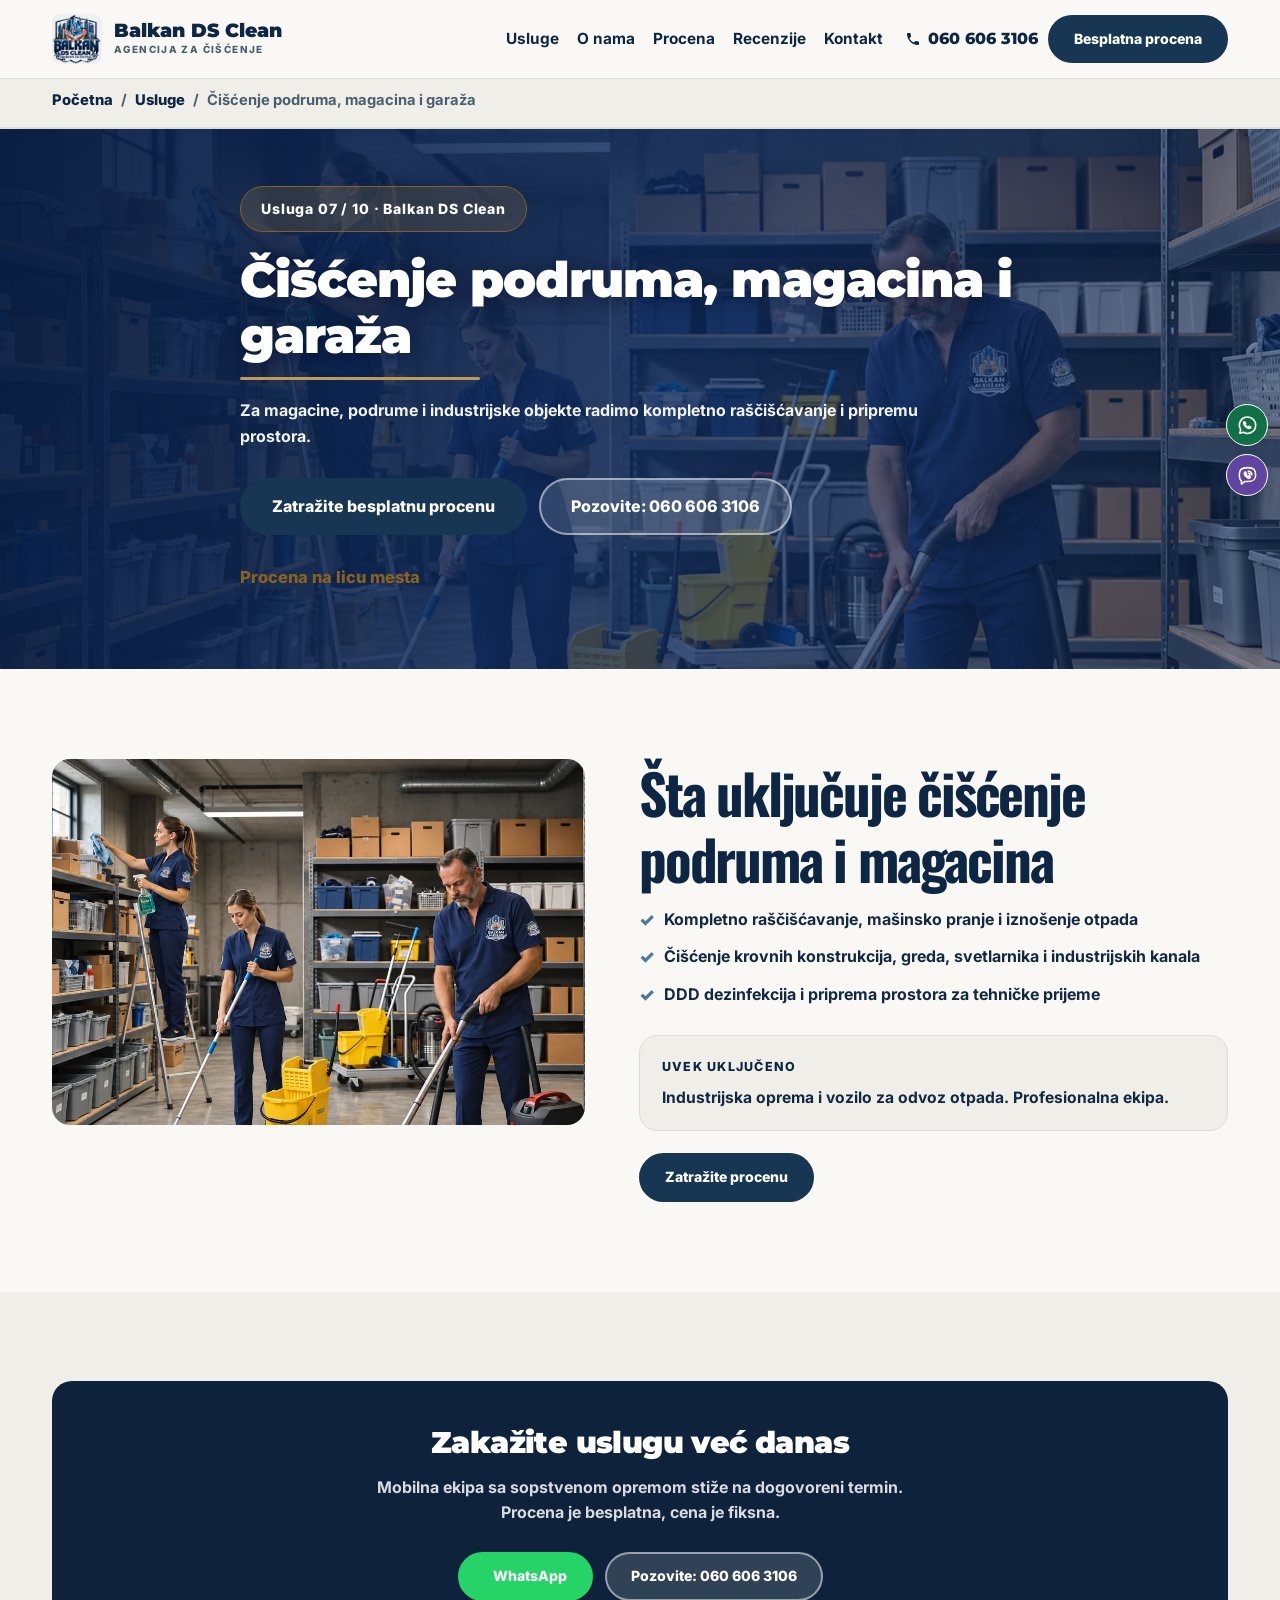
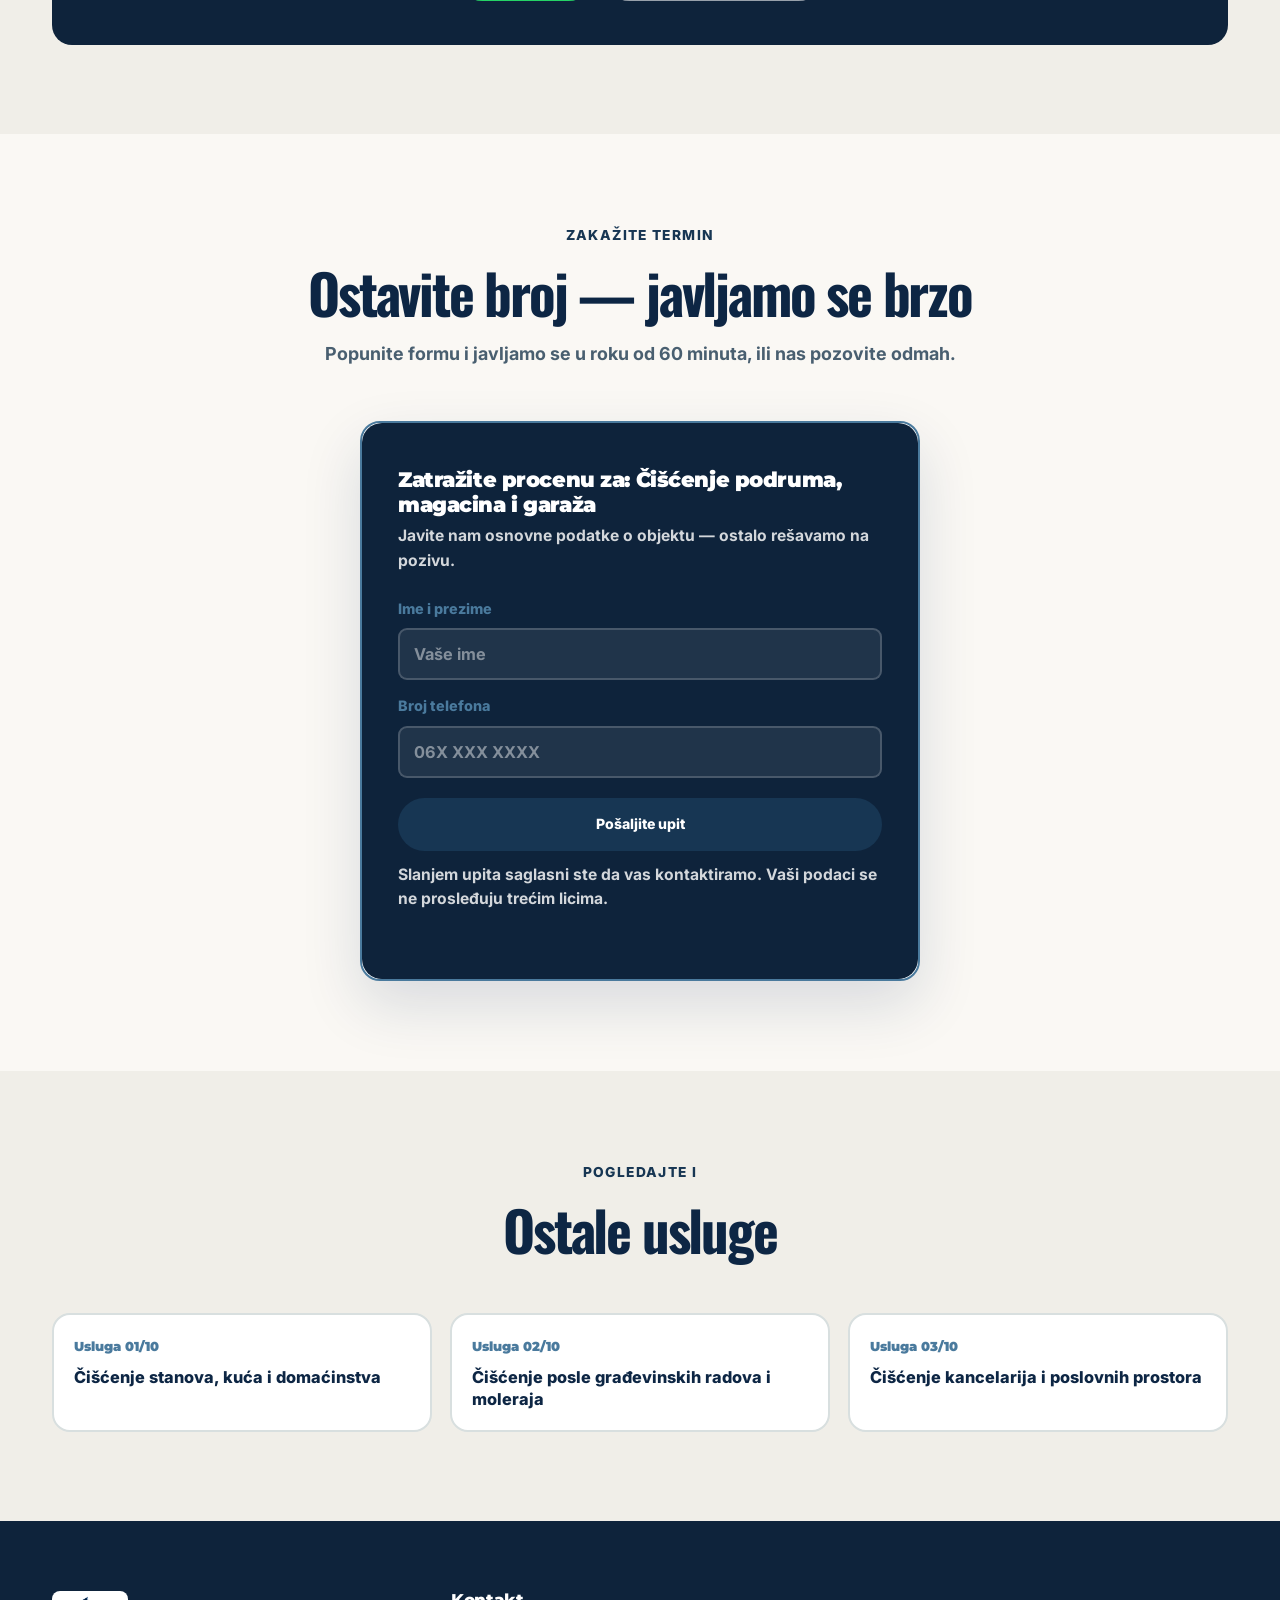
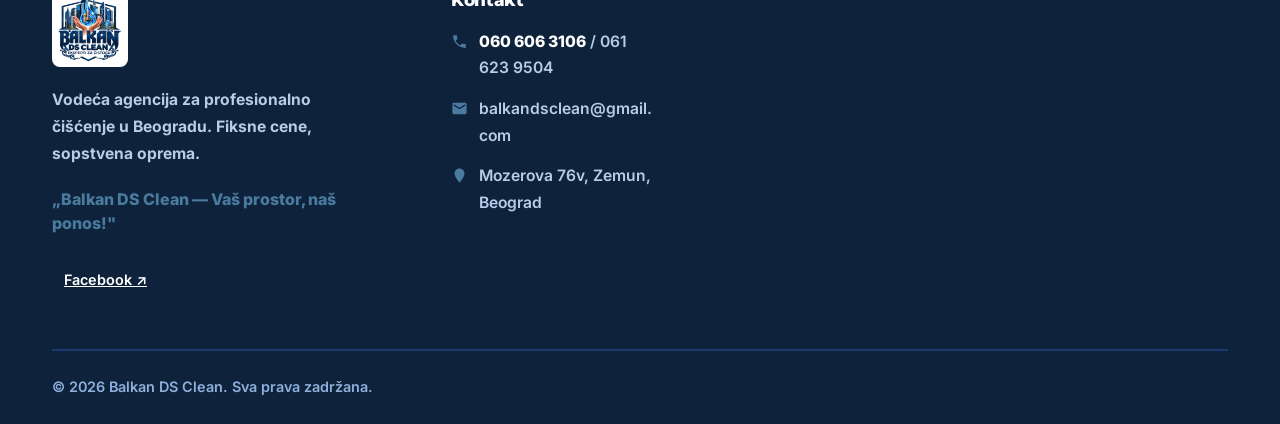
<file: usluge/ciscenje-podruma-i-hala/index.html>
<!doctype html>
<html lang="sr-Latn"><head>
<meta charset="UTF-8">
<meta name="viewport" content="width=device-width, initial-scale=1.0">
<title>Čišćenje podruma, magacina i garaža — Balkan DS Clean | Beograd</title>
<meta name="description" content="Čišćenje podruma, magacina i garaža u Beogradu — raščišćavanje, mašinsko pranje, DDD dezinfekcija.">
<link rel="canonical" href="https://ciscenjebalkan.rs/usluge/ciscenje-podruma-i-hala/">
<meta name="robots" content="index, follow">
<meta property="og:title" content="Čišćenje podruma, magacina i garaža — Balkan DS Clean">
<meta property="og:description" content="Čišćenje podruma, magacina i garaža u Beogradu — raščišćavanje, mašinsko pranje, DDD dezinfekcija.">
<meta property="og:url" content="https://ciscenjebalkan.rs/usluge/ciscenje-podruma-i-hala/">
<meta property="og:type" content="website">
<meta property="og:image" content="https://ciscenjebalkan.rs/og-image.png">
<meta name="twitter:card" content="summary_large_image">
<meta name="theme-color" content="#122943">
<meta name="color-scheme" content="light only">
<link rel="preconnect" href="https://fonts.googleapis.com">
<link rel="preconnect" href="https://fonts.gstatic.com" crossorigin="">
<link href="https://fonts.googleapis.com/css2?family=Montserrat:wght@700;800;900&amp;family=Inter:wght@500;600;700;800&amp;display=swap&amp;subset=latin,latin-ext" rel="stylesheet">
<script type="application/ld+json">
{"@context":"https://schema.org","@type":"Service","serviceType":"Čišćenje podruma, magacina i garaža","provider":{"@type":"HouseCleaningService","name":"Balkan DS Clean","telephone":"+381606063106","email":"balkandsclean@gmail.com"},"areaServed":{"@type":"City","name":"Beograd"},"url":"https://ciscenjebalkan.rs/usluge/ciscenje-podruma-i-hala/","description":"Čišćenje podruma, magacina i garaža u Beogradu — raščišćavanje, mašinsko pranje, DDD dezinfekcija."}
</script>
<style>
:root{
  color-scheme: only light;
  --plava:#1A56A0;
  --plava-tamna:#0E2E5A;
  --plava-hover:#2366B8;
  --plava-svetla:#4C8DD6;
  --plava-bg:#EFF6FF;
  --plava-bg2:#DCE9F7;
  --tekst:#1A3D6E;
  --tekst-blagi:#3A6BA5;
  --bela:#FFFFFF;
  --linija:#B8D4F0;
  --zlato:#2E6FBB;
  --korall:#E8724C;
  --sadrzaj:1240px;
  --r:16px;
  --f-naslov:'Montserrat',system-ui,sans-serif;
  --f-tekst:'Inter',system-ui,-apple-system,sans-serif;
}
*{margin:0;padding:0;box-sizing:border-box}
html{scroll-behavior:smooth;background:#fff}
body{font-family:var(--f-tekst);color:var(--tekst);background:var(--bela);font-size:1.12rem;font-weight:600;line-height:1.7;-webkit-font-smoothing:antialiased;overflow-x:hidden}
img{max-width:100%;display:block}
a{color:inherit;text-decoration:none}
h1,h2,h3,h4{font-family:var(--f-naslov);color:var(--plava);line-height:1.16;letter-spacing:-.02em;font-weight:800}
.omot{max-width:var(--sadrzaj);margin:0 auto;padding:0 32px}
button{font:inherit;cursor:pointer}
strong,b{font-weight:800}

/* HEADER */
.glava{position:fixed;top:0;left:0;right:0;z-index:70;padding:10px 0;transition:background .25s,padding .25s,box-shadow .25s;background:linear-gradient(180deg,rgba(8,29,66,.6),rgba(8,29,66,0))}
.glava.pun{background:rgba(255,255,255,.98);backdrop-filter:blur(12px);padding:6px 0;box-shadow:0 1px 0 var(--linija)}
.glava .omot{display:flex;align-items:center;gap:22px;min-height:58px}
.logo{display:flex;align-items:center;gap:12px;flex-shrink:0}
.logo img{height:60px;width:auto;object-fit:contain;transition:height .25s;flex-shrink:0}
.glava.pun .logo img{height:50px}
.logo-ime{font-family:var(--f-naslov);font-weight:900;font-size:1.16rem;color:#fff;transition:color .25s;display:block;line-height:1.15}
.logo-pod{font-size:.62rem;letter-spacing:.14em;text-transform:uppercase;font-weight:800;color:rgba(255,255,255,.8);transition:color .25s;display:block}
.glava.pun .logo-ime{color:var(--plava)}
.glava.pun .logo-pod{color:var(--tekst-blagi)}
.meni{display:flex;gap:18px;margin-left:auto;align-items:center}
.meni a{font-size:.96rem;font-weight:700;color:rgba(255,255,255,.95);padding:6px 0;position:relative;transition:color .2s;white-space:nowrap}
.glava.pun .meni a{color:var(--tekst)}
.meni a::after{content:'';position:absolute;left:0;bottom:0;height:2px;width:0;background:var(--korall);transition:width .2s}
.meni a:hover::after{width:100%}
.glava-akcije{display:flex;align-items:center;gap:10px}
.tel-glava{font-family:var(--f-naslov);font-weight:800;font-size:.98rem;color:#fff;display:flex;align-items:center;gap:7px;white-space:nowrap;transition:color .25s}
.glava.pun .tel-glava{color:var(--plava)}
.tel-glava svg{width:16px;height:16px;fill:currentColor}
.dugme{display:inline-flex;align-items:center;justify-content:center;gap:9px;padding:14px 24px;border-radius:10px;font-weight:800;font-size:.96rem;border:2px solid transparent;cursor:pointer;transition:all .2s;white-space:nowrap;line-height:1.2}
.dugme-plava{background:var(--plava);color:#fff}
.dugme-plava:hover{background:var(--plava-hover);transform:translateY(-2px)}
.dugme-korall{background:var(--korall);color:#fff}
.dugme-korall:hover{background:#D4623D;transform:translateY(-2px)}
.dugme-obris{background:transparent;color:var(--plava);border-color:var(--linija)}
.dugme-obris:hover{border-color:var(--plava-svetla);background:var(--plava-bg)}
.dugme-providno{background:rgba(255,255,255,.14);color:#fff;border-color:rgba(255,255,255,.5)}
.dugme-providno:hover{background:rgba(255,255,255,.24)}
.dugme-wa{background:#25D366;color:#fff}
.dugme-wa:hover{background:#1FB955;transform:translateY(-2px)}
.burger{display:none;background:none;border:0;padding:8px;cursor:pointer}
.burger span{display:block;width:24px;height:3px;background:#fff;margin:5px 0;transition:.22s;border-radius:2px}
.glava.pun .burger span{background:var(--plava)}
.burger.aktivan span:nth-child(1){transform:translateY(8px) rotate(45deg)}
.burger.aktivan span:nth-child(2){opacity:0}
.burger.aktivan span:nth-child(3){transform:translateY(-8px) rotate(-45deg)}

/* HERO */
.hero{position:relative;min-height:96svh;display:flex;align-items:center;padding:150px 0 70px;overflow:hidden;background:var(--plava-tamna)}
.hero-slika{position:absolute;inset:0;z-index:1}
.hero-slika img{width:100%;height:100%;object-fit:cover}
.hero-slika::after{content:'';position:absolute;inset:0;background:linear-gradient(115deg,rgba(8,29,66,.95) 0%,rgba(13,42,92,.85) 45%,rgba(13,42,92,.55) 100%)}
.hero .omot{position:relative;z-index:6}
.hero-tekst{max-width:820px}
.nadnaslov{display:inline-flex;align-items:center;gap:10px;font-size:.9rem;font-weight:800;letter-spacing:.03em;color:#fff;background:rgba(217,164,65,.16);border:1.5px solid var(--zlato);padding:11px 20px;border-radius:100px;margin-bottom:24px}
.nadnaslov .zvezde{color:var(--zlato);font-size:1.15rem;letter-spacing:.05em}
.hero h1{font-weight:900;font-size:clamp(2.1rem,4.2vw,3.6rem);line-height:1.12;letter-spacing:-.02em;color:#fff;margin-bottom:22px;text-shadow:0 2px 24px rgba(0,10,30,.6)}
.hero h1 span{color:var(--plava-svetla)}
.hero-uvod{font-size:clamp(1.05rem,1.3vw,1.24rem);font-weight:600;color:rgba(255,255,255,.94);max-width:720px;margin-bottom:32px;line-height:1.62;text-shadow:0 1px 12px rgba(0,10,30,.5)}
.hero-akcije{display:flex;gap:12px;flex-wrap:wrap;margin-bottom:38px}
.hero-akcije .dugme{padding:18px 32px;font-size:1.04rem}
.pulsira{animation:pulsPad 2.2s ease-in-out infinite}
@keyframes pulsPad{0%,100%{box-shadow:0 0 0 0 rgba(232,114,76,.45)}50%{box-shadow:0 0 0 12px rgba(232,114,76,0)}}
.hero-poverenje{display:flex;flex-direction:column;gap:12px}
.hero-poverenje-red{display:flex;align-items:center;gap:11px;color:#fff;font-size:.98rem;font-weight:700}
.hero-poverenje-red svg{width:20px;height:20px;fill:var(--plava-svetla);flex-shrink:0}

/* TRAKA POVERENJA (velike zvezde) */
.poverenje{background:var(--plava-bg);padding:34px 0;border-bottom:2px solid var(--linija)}
.poverenje .omot{display:flex;align-items:center;justify-content:center;gap:22px;flex-wrap:wrap;text-align:center}
.pov-zvezde{font-size:2.6rem;color:var(--zlato);letter-spacing:.06em;line-height:1}
.pov-tekst{max-width:640px}
.pov-ocena{font-family:var(--f-naslov);font-weight:900;font-size:1.5rem;color:var(--plava);display:block;line-height:1.2}
.pov-poruka{font-size:1.06rem;font-weight:700;color:var(--tekst-blagi);line-height:1.5}

/* SEKCIJE */
.sekcija{padding:92px 0}
.sekcija-svetla{background:var(--plava-bg)}
.zaglavlje{max-width:780px;margin:0 auto 52px;text-align:center}
.oznaka{font-size:.86rem;font-weight:800;letter-spacing:.1em;color:var(--korall);margin-bottom:14px;display:block;text-transform:uppercase}
.zaglavlje h2{font-weight:900;font-size:clamp(1.9rem,3.1vw,2.7rem);margin-bottom:16px;line-height:1.14}
.zaglavlje p{color:var(--tekst-blagi);font-size:1.12rem;font-weight:600;line-height:1.6}

/* USLUGE */
.usluge-mreza{display:grid;grid-template-columns:repeat(4,1fr);gap:20px}
.usluga-karta{background:#fff;border:2px solid var(--linija);border-radius:var(--r);overflow:hidden;transition:border-color .25s,transform .25s,box-shadow .25s;display:flex;flex-direction:column}
.usluga-karta:hover{border-color:var(--plava-svetla);transform:translateY(-5px);box-shadow:0 22px 44px rgba(13,42,92,.14)}
.usluga-slika{aspect-ratio:16/10;position:relative;overflow:hidden;background:var(--plava-bg2)}
.usluga-slika img{width:100%;height:100%;object-fit:cover;transition:transform .5s}
.usluga-karta:hover .usluga-slika img{transform:scale(1.07)}
.usluga-ikona{position:absolute;left:12px;bottom:12px;width:44px;height:44px;border-radius:11px;background:rgba(255,255,255,.95);display:flex;align-items:center;justify-content:center;box-shadow:0 4px 12px rgba(8,29,66,.25)}
.usluga-ikona svg{width:24px;height:24px;fill:var(--plava)}
.usluga-sadrzaj{padding:20px 20px 22px;display:flex;flex-direction:column;flex:1}
.usluga-sadrzaj h3{font-weight:800;font-size:1.06rem;margin-bottom:8px;line-height:1.3}
.usluga-sadrzaj p{font-size:.94rem;color:var(--tekst-blagi);font-weight:600;line-height:1.5;margin-bottom:14px;flex:1}
.usluga-cena{font-weight:800;color:var(--plava);font-size:.96rem;padding-top:12px;border-top:1.5px solid var(--linija);margin-bottom:12px}
.usluga-vise{display:inline-flex;align-items:center;gap:6px;font-weight:800;font-size:.94rem;color:var(--korall)}
.usluga-karta:hover .usluga-vise{gap:10px}
.usluga-vise span{transition:transform .2s}

/* KALKULATOR + FORMA */
.kalk-wrap{display:grid;grid-template-columns:1.1fr .9fr;gap:0;background:#fff;border:2px solid var(--plava-svetla);border-radius:20px;overflow:hidden;box-shadow:0 24px 60px rgba(13,42,92,.14);max-width:1080px;margin:0 auto}
.kalk{padding:44px 40px;min-width:0}
.kalk h3{font-weight:900;font-size:1.44rem;margin-bottom:6px;overflow-wrap:break-word}
.kalk-uvod{color:var(--tekst-blagi);font-weight:600;margin-bottom:26px;font-size:1rem}
.kalk-red{display:grid;grid-template-columns:1fr 1fr;gap:18px;margin-bottom:22px}
.polje label{display:block;font-weight:800;font-size:.94rem;color:var(--plava);margin-bottom:8px}
.polje input,.polje select{width:100%;padding:15px;border:2px solid var(--linija);border-radius:10px;font-size:max(1.05rem,16px);font-weight:700;color:var(--tekst);background:#fff;transition:border-color .2s;-webkit-appearance:none;font-family:inherit}
.polje input:focus,.polje select:focus{outline:none;border-color:var(--plava-svetla)}
.kalk-rezultat{background:var(--plava-bg);border-radius:12px;padding:22px 24px;margin-bottom:20px}
.kalk-oznaka{font-size:.8rem;font-weight:800;letter-spacing:.08em;color:var(--tekst-blagi);display:block;margin-bottom:4px;text-transform:uppercase}
.kalk-iznos{font-family:var(--f-naslov);font-weight:900;font-size:2.3rem;color:var(--plava);line-height:1.1}
.kalk-popust{display:none;background:var(--zlato);color:#fff;font-weight:800;font-size:.82rem;padding:7px 12px;border-radius:6px;margin-top:8px}
.kalk-popust.vidi{display:inline-block}
.forma-sms{background:var(--plava-tamna);padding:44px 36px;color:#fff;min-width:0}
.forma-sms h3{color:#fff;font-weight:900;font-size:1.34rem;margin-bottom:8px}
.forma-sms>p{color:rgba(255,255,255,.82);font-weight:600;font-size:.98rem;margin-bottom:24px;line-height:1.55}
.fs-polje{margin-bottom:14px}
.fs-polje label{display:block;font-weight:800;font-size:.9rem;color:var(--plava-svetla);margin-bottom:7px}
.fs-polje input{width:100%;padding:14px;border-radius:9px;border:2px solid rgba(255,255,255,.18);background:rgba(255,255,255,.08);color:#fff;font-size:max(1.02rem,16px);font-weight:700;font-family:inherit}
.fs-polje input::placeholder{color:rgba(255,255,255,.45)}
.fs-polje input:focus{outline:none;border-color:var(--plava-svetla)}
.fs-submit{width:100%;margin-top:6px;padding:16px;justify-content:center}
.fs-nota{font-size:.82rem;color:rgba(255,255,255,.55);font-weight:500;margin-top:12px;line-height:1.5}

/* O NAMA */
.onama{display:grid;grid-template-columns:.9fr 1.1fr;gap:56px;align-items:center}
.onama-slika{position:relative;border-radius:20px;overflow:hidden;aspect-ratio:4/5}
.onama-slika img{width:100%;height:100%;object-fit:cover}
.onama-peckat{position:absolute;bottom:-16px;right:-16px;width:120px;height:120px;background:#fff;border-radius:50%;box-shadow:0 12px 34px rgba(13,42,92,.24);padding:8px;display:flex;align-items:center;justify-content:center}
.onama-peckat img{border-radius:50%}
.onama-tekst h2{font-weight:900;font-size:clamp(1.8rem,3vw,2.5rem);margin-bottom:10px;line-height:1.16}
.onama-slogan{color:var(--korall);font-weight:800;font-size:1.08rem;margin-bottom:22px;display:block;line-height:1.5}
.onama-tekst p{color:var(--tekst-blagi);font-weight:600;margin-bottom:18px;line-height:1.72}
.onama-tekst p b,.onama-tekst p strong{color:var(--plava);font-weight:800}
.onama-potpis{margin-top:26px;padding-top:22px;border-top:2px solid var(--linija);display:flex;align-items:center;gap:14px}
.onama-potpis-slovo{width:52px;height:52px;border-radius:50%;background:var(--plava);color:#fff;font-family:var(--f-naslov);font-weight:900;font-size:1.3rem;display:flex;align-items:center;justify-content:center;flex-shrink:0}
.onama-potpis-ime{font-weight:800;color:var(--plava);font-size:1.02rem;display:block}
.onama-potpis-tim{font-size:.92rem;font-weight:600;color:var(--tekst-blagi)}

/* GALERIJA */
.filteri{display:flex;gap:9px;justify-content:center;flex-wrap:wrap;margin-bottom:40px}
.filter{background:#fff;border:2px solid var(--linija);border-radius:100px;padding:11px 22px;font-size:.96rem;font-weight:800;color:var(--tekst-blagi);cursor:pointer;transition:all .2s}
.filter:hover{border-color:var(--plava-svetla);color:var(--plava)}
.filter.aktivan{background:var(--plava);border-color:var(--plava);color:#fff}
.galerija{display:grid;grid-template-columns:repeat(4,1fr);gap:14px}
.gs{position:relative;overflow:hidden;border-radius:var(--r);cursor:pointer;background:var(--plava-bg2);border:0;padding:0;display:block;aspect-ratio:4/3}
.gs img{width:100%;height:100%;object-fit:cover;transition:transform .5s}
.gs:hover img{transform:scale(1.08)}
.gs::after{content:'';position:absolute;inset:0;background:linear-gradient(to top,rgba(8,29,66,.72),transparent 58%);opacity:0;transition:opacity .3s}
.gs:hover::after{opacity:1}
.gs-oznaka{position:absolute;left:14px;bottom:13px;z-index:2;color:#fff;font-size:.9rem;font-weight:800;opacity:0;transform:translateY(8px);transition:all .3s}
.gs:hover .gs-oznaka{opacity:1;transform:none}
.gs.sakriven{display:none}
.svetlo{position:fixed;inset:0;z-index:200;background:rgba(5,18,42,.96);display:none;align-items:center;justify-content:center;padding:24px}
.svetlo.otvoreno{display:flex}
.svetlo img{max-width:92vw;max-height:82vh;object-fit:contain;border-radius:8px}
.svetlo-x,.svetlo-nazad,.svetlo-napred{position:absolute;background:rgba(255,255,255,.14);border:0;width:50px;height:50px;border-radius:50%;cursor:pointer;display:flex;align-items:center;justify-content:center;transition:background .2s}
.svetlo-x:hover,.svetlo-nazad:hover,.svetlo-napred:hover{background:var(--plava-svetla)}
.svetlo-x{top:22px;right:22px}
.svetlo-nazad{left:22px;top:50%;transform:translateY(-50%)}
.svetlo-napred{right:22px;top:50%;transform:translateY(-50%)}
.svetlo svg{width:22px;height:22px;fill:#fff}
.svetlo-info{position:absolute;left:0;right:0;bottom:22px;text-align:center;color:rgba(255,255,255,.9);font-size:.96rem;font-weight:700;padding:0 70px}

/* RECENZIJE SLAJDER */
.gugl-traka{display:flex;align-items:center;justify-content:center;gap:14px;margin-bottom:40px;flex-wrap:wrap}
.gugl-kutija{display:flex;align-items:center;gap:13px;background:#fff;border:2px solid var(--linija);border-radius:100px;padding:12px 24px}
.gugl-kutija svg{width:24px;height:24px;flex-shrink:0}
.gugl-ocena{font-family:var(--f-naslov);font-weight:900;font-size:1.34rem;color:var(--plava)}
.zvezde-r{color:var(--zlato);letter-spacing:.08em}
.gugl-tekst{font-size:.96rem;font-weight:700;color:var(--tekst-blagi)}
.slajder{position:relative;max-width:1100px;margin:0 auto;overflow:hidden}
.slajder-traka{display:flex;transition:transform .5s ease}
.rec-slajd{min-width:100%;display:grid;grid-template-columns:repeat(3,1fr);gap:20px;padding:4px}
.recenzija{background:#fff;border:2px solid var(--linija);border-radius:var(--r);padding:28px 24px;display:flex;flex-direction:column}
.recenzija .zvezde-r{font-size:1.05rem;margin-bottom:14px;display:block}
.recenzija p{font-size:.98rem;font-weight:600;color:var(--tekst);line-height:1.62;flex:1;margin-bottom:20px}
.recenzija footer{display:flex;align-items:center;gap:12px;padding-top:16px;border-top:1.5px solid var(--linija)}
.avatar{width:44px;height:44px;border-radius:50%;background:var(--plava-bg2);display:flex;align-items:center;justify-content:center;font-family:var(--f-naslov);font-weight:900;color:var(--plava);font-size:1rem;flex-shrink:0}
.rec-ime{font-weight:800;font-size:.98rem;color:var(--plava);line-height:1.3;display:block}
.rec-tip{font-size:.86rem;font-weight:600;color:var(--tekst-blagi);display:block}
.slajder-kontrole{display:flex;align-items:center;justify-content:center;gap:16px;margin-top:32px}
.slajder-dugme{width:48px;height:48px;border-radius:50%;background:#fff;border:2px solid var(--linija);cursor:pointer;display:flex;align-items:center;justify-content:center;transition:all .2s}
.slajder-dugme:hover{border-color:var(--plava);background:var(--plava)}
.slajder-dugme:hover svg{fill:#fff}
.slajder-dugme svg{width:20px;height:20px;fill:var(--plava)}
.slajder-tacke{display:flex;gap:8px}
.slajder-tacka{width:10px;height:10px;border-radius:50%;background:var(--linija);border:0;cursor:pointer;transition:all .2s;padding:0}
.slajder-tacka.aktivna{background:var(--plava);width:28px;border-radius:5px}

/* FAQ */
.faq{max-width:820px;margin:0 auto}
.faq-stavka{border-bottom:2px solid var(--linija)}
.faq-pitanje{width:100%;background:none;border:0;padding:22px 4px;display:flex;align-items:center;justify-content:space-between;gap:20px;text-align:left;font-family:var(--f-naslov);font-weight:800;font-size:1.08rem;color:var(--plava)}
.faq-ikona{width:22px;height:22px;flex-shrink:0;position:relative;transition:transform .3s}
.faq-ikona::before,.faq-ikona::after{content:'';position:absolute;background:var(--plava);border-radius:2px;transition:.25s}
.faq-ikona::before{width:16px;height:3px;top:50%;left:50%;transform:translate(-50%,-50%)}
.faq-ikona::after{width:3px;height:16px;top:50%;left:50%;transform:translate(-50%,-50%)}
.faq-stavka.otvoren .faq-ikona::after{transform:translate(-50%,-50%) rotate(90deg);opacity:0}
.faq-odgovor{max-height:0;overflow:hidden;transition:max-height .35s ease}
.faq-odgovor p{padding:0 4px 22px;color:var(--tekst-blagi);font-weight:600;font-size:1rem;line-height:1.62;max-width:720px}
.faq-stavka.otvoren .faq-odgovor{max-height:360px}

/* OPSTINE */
.opstine{position:relative;min-height:360px;display:flex;align-items:center;overflow:hidden;background:var(--plava-tamna)}
.opstine>img{position:absolute;inset:0;width:100%;height:100%;object-fit:cover;z-index:1}
.opstine::after{content:'';position:absolute;inset:0;z-index:2;background:linear-gradient(110deg,rgba(8,29,66,.92) 0%,rgba(13,42,92,.78) 55%,rgba(13,42,92,.55) 100%)}
.opstine .omot{position:relative;z-index:3}
.opstine-tekst{max-width:820px;margin:0 auto;text-align:center}
.opstine h2{font-weight:900;font-size:clamp(1.6rem,2.6vw,2.2rem);color:#fff;margin-bottom:14px;line-height:1.2}
.opstine-uvod{color:rgba(255,255,255,.9);font-weight:600;font-size:1.06rem;margin-bottom:24px}
.opstine-lista{display:flex;flex-wrap:wrap;gap:9px;justify-content:center}
.opstina{background:rgba(255,255,255,.1);border:1.5px solid rgba(255,255,255,.22);color:#fff;font-size:.9rem;font-weight:700;padding:9px 17px;border-radius:100px}

/* FOOTER */
.podnozje{background:var(--plava-tamna);color:#B8CCE8;padding:70px 0 0;font-size:1rem;font-weight:600}
.podnozje-mreza{display:grid;grid-template-columns:1.7fr 1fr 1fr 1.3fr;gap:44px;padding-bottom:48px}
.podnozje-mreza>div{min-width:0}
.podnozje .logo img{height:70px;width:auto;object-fit:contain}
.podnozje-o{margin:20px 0;max-width:320px;line-height:1.7;font-size:.98rem}
.podnozje-slogan{color:var(--plava-svetla);font-weight:800;font-size:1rem;margin-bottom:24px;display:block;max-width:320px;line-height:1.5}
.soc-naslov{font-size:.76rem;font-weight:800;letter-spacing:.12em;color:#8FB0DC;margin-bottom:11px;display:block;text-transform:uppercase}
.socijalne{display:flex;gap:9px;margin-bottom:22px;flex-wrap:wrap}
.soc{width:46px;height:46px;border-radius:11px;display:flex;align-items:center;justify-content:center;transition:transform .2s,opacity .2s}
.soc:hover{transform:translateY(-3px);opacity:.9}
.soc svg{width:22px;height:22px;fill:#fff}
.soc-tel{background:var(--plava)}
.soc-mejl{background:var(--plava-hover)}
.soc-wa{background:#25D366}
.soc-viber{background:#7360F2}
.podnozje h4{color:#fff;font-size:1.04rem;margin-bottom:18px;font-weight:800}
.podnozje ul{list-style:none;display:flex;flex-direction:column;gap:11px}
.podnozje ul a{font-size:.98rem;font-weight:600;transition:color .2s}
.podnozje ul a:hover{color:var(--plava-svetla)}
.kontakt-red{display:flex;gap:11px;margin-bottom:14px;align-items:flex-start;font-size:.98rem;font-weight:600;overflow-wrap:anywhere;min-width:0}
.kontakt-red svg{width:17px;height:17px;fill:var(--plava-svetla);flex-shrink:0;margin-top:4px}
.kontakt-red a:hover{color:#fff}
.kontakt-red b{color:#fff;font-weight:800}
.pravno{border-top:2px solid #1D3A6E;padding:24px 0;display:flex;justify-content:space-between;gap:20px;flex-wrap:wrap;font-size:.9rem;font-weight:600;color:#8FB0DC}
.pravno-agencija{display:block;margin-top:6px;color:#6B8CBE}

/* MOBILNA TRAKA */
.mob-traka{position:fixed;bottom:0;left:0;right:0;z-index:80;background:#fff;border-top:2px solid var(--linija);box-shadow:0 -6px 22px rgba(13,42,92,.16);display:none;padding:9px 10px calc(9px + env(safe-area-inset-bottom));gap:8px}
.mob-traka a{flex:1;display:flex;flex-direction:column;align-items:center;justify-content:center;gap:3px;padding:10px 4px;border-radius:9px;font-size:.76rem;font-weight:800;color:#fff;text-align:center;line-height:1.2}
.mob-traka svg{width:20px;height:20px;fill:#fff}
.mt-tel{background:var(--plava)}
.mt-wa{background:#25D366}
.mt-zakazi{background:var(--korall)}

.otkrij{opacity:0;transform:translateY(22px);transition:opacity .6s ease,transform .6s ease}
.otkrij.vidljivo{opacity:1;transform:none}
:focus-visible{outline:3px solid var(--plava-svetla);outline-offset:3px;border-radius:4px}

@media (prefers-reduced-motion:reduce){
  *{animation:none!important;transition:none!important}
  .otkrij{opacity:1;transform:none}
  html{scroll-behavior:auto}
}

@media (max-width:1180px){
  .usluge-mreza{grid-template-columns:repeat(3,1fr)}
  .galerija{grid-template-columns:repeat(3,1fr)}
  .podnozje-mreza{grid-template-columns:1fr 1fr;gap:36px}
  .kalk-wrap{grid-template-columns:1fr}
  .rec-slajd{grid-template-columns:1fr}
  .onama{grid-template-columns:1fr;gap:40px}
  .onama-slika{max-width:420px;margin:0 auto;width:100%}
}
@media (max-width:940px){
  .meni,.tel-glava,.glava-akcije .dugme{display:none}
  .burger{display:block;margin-left:auto}
  .meni.otvoren{display:flex;flex-direction:column;position:absolute;top:100%;left:0;right:0;background:#fff;padding:20px 32px 28px;gap:2px;border-bottom:2px solid var(--linija);box-shadow:0 16px 34px rgba(13,42,92,.16);align-items:stretch}
  .meni.otvoren a{color:var(--tekst);padding:14px 0;border-bottom:1.5px solid var(--linija);font-size:1.06rem}
  .meni.otvoren a::after{display:none}
  .hero{padding:112px 0 54px;min-height:auto}
  .usluge-mreza{grid-template-columns:repeat(2,1fr)}
  .galerija{grid-template-columns:repeat(2,1fr)}
  .sekcija{padding:60px 0}
  .kalk{padding:32px 26px}
  .forma-sms{padding:32px 26px}
  .kalk-red{grid-template-columns:1fr;gap:16px}
  .opstine{min-height:300px}
  .mob-traka{display:flex}
  body{padding-bottom:78px}
  .pov-zvezde{font-size:2rem}
}
@media (max-width:700px){
  .omot{padding:0 18px}
  .usluge-mreza{grid-template-columns:1fr}
  .galerija{grid-template-columns:1fr}
  .podnozje-mreza{grid-template-columns:1fr;gap:30px}
  .filteri{gap:7px;margin-bottom:26px}
  .filter{padding:9px 15px;font-size:.9rem}
  .kalk-iznos{font-size:2rem}
  .mob-traka a{font-size:.68rem}
  .onama-peckat{width:92px;height:92px;bottom:-12px;right:-12px}
  .hero h1{font-size:clamp(1.9rem,7vw,2.4rem)}
  .pov-zvezde{font-size:1.7rem}
  .poverenje .omot{gap:14px}
}

/* PODSTRANICA - extra */
.breadcrumb{padding:14px 0;margin-top:74px;font-size:.92rem;font-weight:700;color:var(--tekst-blagi);background:var(--plava-bg);border-bottom:2px solid var(--linija)}
.breadcrumb .omot{display:flex;align-items:center;gap:8px;flex-wrap:wrap}
.breadcrumb a{color:var(--plava);font-weight:800}
.breadcrumb a:hover{text-decoration:underline}
.breadcrumb span{color:var(--tekst-blagi)}

.usluga-hero{position:relative;min-height:60svh;display:flex;align-items:center;padding:30px 0 50px;overflow:hidden;background:var(--plava-tamna)}
.usluga-hero-slika{position:absolute;inset:0;z-index:1}
.usluga-hero-slika img{width:100%;height:100%;object-fit:cover}
.usluga-hero-slika::after{content:'';position:absolute;inset:0;background:linear-gradient(110deg,rgba(8,29,66,.96) 0%,rgba(13,42,92,.82) 48%,rgba(13,42,92,.5) 100%)}
.usluga-hero .omot{position:relative;z-index:6}
.usluga-hero-tekst{max-width:800px}
.usluga-broj-veliki{display:inline-flex;align-items:center;gap:10px;font-size:.88rem;font-weight:800;letter-spacing:.06em;color:#fff;background:rgba(217,164,65,.16);border:1.5px solid var(--zlato);padding:10px 20px;border-radius:100px;margin-bottom:20px}
.usluga-hero h1{font-weight:900;font-size:clamp(2rem,3.8vw,3.1rem);line-height:1.14;color:#fff;margin-bottom:18px;text-shadow:0 2px 22px rgba(0,10,40,.6)}
.usluga-hero-uvod{font-size:clamp(1rem,1.2vw,1.18rem);font-weight:600;color:rgba(255,255,255,.94);max-width:680px;margin-bottom:28px;line-height:1.62}
.usluga-hero-akcije{display:flex;gap:12px;flex-wrap:wrap;margin-bottom:10px}
.usluga-hero-akcije .dugme{padding:17px 30px;font-size:1rem}
.usluga-hero-cena{display:inline-block;margin-top:18px;color:var(--zlato);font-weight:800;font-size:1.04rem}

.detalji-wrap{display:grid;grid-template-columns:.95fr 1.05fr;gap:54px;align-items:start}
.detalji-slika{border-radius:18px;overflow:hidden;aspect-ratio:16/11}
.detalji-slika img{width:100%;height:100%;object-fit:cover}
.detalji-tekst h2{font-weight:900;font-size:clamp(1.6rem,2.5vw,2.1rem);margin-bottom:16px;line-height:1.2}
.detalji-tekst>p{color:var(--tekst-blagi);font-weight:600;margin-bottom:18px;line-height:1.72;font-size:1.04rem}

.paketi-lista{display:flex;flex-direction:column;gap:14px;margin-bottom:24px}
.paket{background:#fff;border:2px solid var(--linija);border-radius:var(--r);padding:20px 22px;transition:border-color .2s}
.paket:hover{border-color:var(--plava-svetla)}
.paket-vrh{display:flex;align-items:baseline;justify-content:space-between;gap:12px;margin-bottom:8px;flex-wrap:wrap}
.paket-naziv{font-family:var(--f-naslov);font-weight:900;font-size:1.08rem;color:var(--plava)}
.paket-cena{font-weight:800;color:var(--korall);font-size:.98rem;white-space:nowrap}
.paket-opis{color:var(--tekst-blagi);font-weight:600;font-size:.98rem;line-height:1.58}

.uvek-ukljuceno{background:var(--plava-bg);border-radius:var(--r);padding:20px 22px;margin-bottom:22px;border:1.5px solid var(--linija)}
.uu-oznaka{font-size:.78rem;font-weight:800;letter-spacing:.1em;color:var(--plava);display:block;margin-bottom:8px;text-transform:uppercase}
.uvek-ukljuceno p{color:var(--tekst);font-weight:600;font-size:.98rem;line-height:1.6;margin:0}

.kvacice{list-style:none;display:flex;flex-direction:column;gap:11px;margin-bottom:26px}
.kvacice li{display:flex;align-items:flex-start;gap:10px;font-size:1rem;font-weight:600;color:var(--tekst);line-height:1.52}
.kvacice .chk{color:var(--plava-svetla);font-weight:900;flex-shrink:0;font-size:1.1rem}

.mini-cta{background:var(--plava-tamna);border-radius:20px;padding:44px;text-align:center;color:#fff}
.mini-cta h2{color:#fff;font-weight:900;font-size:clamp(1.4rem,2.4vw,1.9rem);margin-bottom:14px}
.mini-cta p{color:rgba(255,255,255,.84);font-weight:600;max-width:560px;margin:0 auto 26px;line-height:1.6}
.mini-cta-akcije{display:flex;gap:12px;justify-content:center;flex-wrap:wrap}

.srodne{display:grid;grid-template-columns:repeat(3,1fr);gap:18px}
.srodna{background:#fff;border:2px solid var(--linija);border-radius:var(--r);padding:20px;transition:border-color .25s,transform .25s;display:block}
.srodna:hover{border-color:var(--plava-svetla);transform:translateY(-3px)}
.srodna-br{font-family:var(--f-naslov);font-weight:900;color:var(--plava-svetla);font-size:.84rem;display:block;margin-bottom:8px}
.srodna-naziv{font-weight:800;color:var(--plava);font-size:1.02rem;line-height:1.35;display:block}

@media(max-width:940px){
  .detalji-wrap{grid-template-columns:1fr;gap:32px}
  .srodne{grid-template-columns:1fr}
  .mini-cta{padding:30px 22px}
  .usluga-hero{padding:20px 0 36px;min-height:auto}
}

</style>
<link rel="icon" href="../../assets/favicon.svg" type="image/svg+xml"><link rel="stylesheet" href="../../polish.css?v=readability"><script defer src="../../experience.js"></script><noscript><style>.otkrij{opacity:1!important;transform:none!important}</style></noscript></head>
<body>
<a class="skip-link" href="#main">Pređite na sadržaj</a><header class="glava" id="glava">
  <div class="omot">
    <a class="logo" href="../../"><picture><img src="../../assets/logo.jpg" alt="Balkan DS Clean" width="64" height="64"></picture><span><span class="logo-ime">Balkan DS Clean</span><span class="logo-pod">Agencija za čišćenje</span></span></a>
    <nav class="meni" id="meni"><a href="../../#usluge">Usluge</a><a href="../../#onama">O nama</a><a href="../../#procena">Procena</a><a href="../../#recenzije">Recenzije</a><a href="../../#kontakt">Kontakt</a></nav>
    <div class="glava-akcije"><a href="tel:+381606063106" class="tel-glava"><svg viewbox="0 0 24 24" aria-hidden="true"><path d="M6.6 10.8c1.4 2.8 3.8 5.1 6.6 6.6l2.2-2.2c.3-.3.7-.4 1-.2 1.1.4 2.4.6 3.6.6.6 0 1 .4 1 1V20c0 .6-.4 1-1 1-9.4 0-17-7.6-17-17 0-.6.4-1 1-1h3.5c.6 0 1 .4 1 1 0 1.3.2 2.5.6 3.6.1.4 0 .8-.2 1l-2.3 2.2z"></path></svg> 060 606 3106</a><a class="dugme dugme-korall" href="../../#procena">Besplatna procena</a></div>
    <button class="burger" id="burger" aria-label="Meni" aria-expanded="false"><span></span><span></span><span></span></button>
  </div>
</header>
<main id="main"><div class="breadcrumb"><div class="omot"><a href="../../">Početna</a> <span>/</span> <a href="../../#usluge">Usluge</a> <span>/</span> Čišćenje podruma, magacina i garaža</div></div>
<section class="usluga-hero">
  <div class="usluga-hero-slika" aria-hidden="true"><img src="../../assets/detail-7.webp" alt="" fetchpriority="high"></div>
  <div class="omot"><div class="usluga-hero-tekst">
    <span class="usluga-broj-veliki">Usluga 07 / 10 · Balkan DS Clean</span>
    <h1>Čišćenje podruma, magacina i garaža</h1>
    <p class="usluga-hero-uvod">Za magacine, podrume i industrijske objekte radimo kompletno raščišćavanje i pripremu prostora.</p>
    <div class="usluga-hero-akcije"><a href="#zakazi" class="dugme dugme-korall">Zatražite besplatnu procenu</a><a href="tel:+381606063106" class="dugme dugme-providno">Pozovite: 060 606 3106</a></div>
    <span class="usluga-hero-cena">Procena na licu mesta</span>
  </div></div>
</section>
<section class="sekcija" id="detalji"><div class="omot"><div class="detalji-wrap">
  <div class="detalji-slika otkrij"><img src="../../assets/service-7.webp" alt="Balkan DS Clean — Čišćenje podruma, magacina i garaža" loading="lazy"></div>
  <div class="detalji-tekst otkrij">
        <h2>Šta uključuje čišćenje podruma i magacina</h2>
        <ul class="kvacice">
          <li><span class="chk">✓</span> Kompletno raščišćavanje, mašinsko pranje i iznošenje otpada</li>
          <li><span class="chk">✓</span> Čišćenje krovnih konstrukcija, greda, svetlarnika i industrijskih kanala</li>
          <li><span class="chk">✓</span> DDD dezinfekcija i priprema prostora za tehničke prijeme</li>
        </ul>
        <div class="uvek-ukljuceno"><span class="uu-oznaka">Uvek uključeno</span><p>Industrijska oprema i vozilo za odvoz otpada. Profesionalna ekipa.</p></div>
     
    <a href="#zakazi" class="dugme dugme-korall">Zatražite procenu</a>
  </div>
</div></div></section>
<section class="sekcija sekcija-svetla"><div class="omot"><div class="mini-cta otkrij">
  <h2>Zakažite uslugu već danas</h2>
  <p>Mobilna ekipa sa sopstvenom opremom stiže na dogovoreni termin. Procena je besplatna, cena je fiksna.</p>
  <div class="mini-cta-akcije"><a href="https://wa.me/381606063106" target="_blank" rel="noopener noreferrer" class="dugme dugme-wa"><svg viewbox="0 0 24 24" aria-hidden="true"><path d="M12 2C6.48 2 2 6.48 2 12c0 1.85.5 3.58 1.38 5.07L2 22l5.07-1.33A9.94 9.94 0 0012 22c5.52 0 10-4.48 10-10S17.52 2 12 2zm5.2 14.2c-.22.62-1.28 1.18-1.77 1.24-.45.06-1.02.08-1.65-.1-.38-.11-.87-.28-1.5-.55-2.64-1.14-4.36-3.8-4.5-3.98-.13-.18-1.08-1.44-1.08-2.74 0-1.3.68-1.94.92-2.2.24-.26.52-.33.7-.33.18 0 .35 0 .5.01.16.01.38-.06.6.46.22.53.75 1.83.82 1.96.07.13.11.29.02.47-.09.18-.14.29-.27.45-.13.16-.28.35-.4.47-.13.13-.27.27-.12.53.15.26.68 1.12 1.46 1.82 1 .9 1.85 1.17 2.11 1.31.26.13.41.11.56-.06.16-.18.65-.75.82-1.01.18-.26.36-.21.6-.13.24.09 1.53.72 1.79.85.26.13.44.2.5.31.06.11.06.65-.16 1.27z"></path></svg> WhatsApp</a><a href="tel:+381606063106" class="dugme dugme-providno">Pozovite: 060 606 3106</a></div>
</div></div></section>
<section class="sekcija" id="zakazi"><div class="omot">
  <div class="zaglavlje otkrij"><span class="oznaka">Zakažite termin</span><h2>Ostavite broj — javljamo se brzo</h2><p>Popunite formu i javljamo se u roku od 60 minuta, ili nas pozovite odmah.</p></div>
  <div class="kalk-wrap otkrij" style="grid-template-columns:1fr;max-width:560px">
    <div class="forma-sms" style="border-radius:20px">
      <h3>Zatražite procenu za: Čišćenje podruma, magacina i garaža</h3>
      <p>Javite nam osnovne podatke o objektu — ostalo rešavamo na pozivu.</p>
      <form id="forma-sms"><div class="fs-polje"><label for="ime">Ime i prezime</label><input type="text" id="ime" placeholder="Vaše ime" required=""></div><div class="fs-polje"><label for="telefon">Broj telefona</label><input type="tel" id="telefon" placeholder="06X XXX XXXX" required="" inputmode="tel"></div><button type="submit" class="dugme dugme-korall fs-submit">Pošaljite upit</button></form>
      <p class="fs-nota">Slanjem upita saglasni ste da vas kontaktiramo. Vaši podaci se ne prosleđuju trećim licima.</p>
    </div>
  </div>
</div></section>
<section class="sekcija sekcija-svetla"><div class="omot"><div class="zaglavlje otkrij"><span class="oznaka">Pogledajte i</span><h2>Ostale usluge</h2></div><div class="srodne"><a class="srodna" href="../../usluge/ciscenje-stanova/"><span class="srodna-br">Usluga 01/10</span><span class="srodna-naziv">Čišćenje stanova, kuća i domaćinstva</span></a>
<a class="srodna" href="../../usluge/ciscenje-posle-gradjevinskih-radova/"><span class="srodna-br">Usluga 02/10</span><span class="srodna-naziv">Čišćenje posle građevinskih radova i moleraja</span></a>
<a class="srodna" href="../../usluge/ciscenje-kancelarija/"><span class="srodna-br">Usluga 03/10</span><span class="srodna-naziv">Čišćenje kancelarija i poslovnih prostora</span></a>
</div></div></section>
</main><footer class="podnozje" id="kontakt"><div class="omot"><div class="podnozje-mreza"><div><a class="logo" href="../../"><picture><img src="../../assets/logo-footer.webp" alt="Balkan DS Clean" width="64" height="64"></picture></a><p class="podnozje-o">Vodeća agencija za profesionalno čišćenje u Beogradu. Fiksne cene, sopstvena oprema.</p><span class="podnozje-slogan">„Balkan DS Clean — Vaš prostor, naš ponos!"</span><a class="footer-social" href="https://www.facebook.com/profile.php?id=61572728086733" target="_blank" rel="noopener noreferrer">Facebook ↗</a></div><div><h4>Kontakt</h4><div class="kontakt-red"><svg viewbox="0 0 24 24" aria-hidden="true"><path d="M6.6 10.8c1.4 2.8 3.8 5.1 6.6 6.6l2.2-2.2c.3-.3.7-.4 1-.2 1.1.4 2.4.6 3.6.6.6 0 1 .4 1 1V20c0 .6-.4 1-1 1-9.4 0-17-7.6-17-17 0-.6.4-1 1-1h3.5c.6 0 1 .4 1 1 0 1.3.2 2.5.6 3.6.1.4 0 .8-.2 1l-2.3 2.2z"></path></svg><span><a href="tel:+381606063106"><b>060 606 3106</b></a> / <a href="tel:+381616239504">061 623 9504</a></span></div><div class="kontakt-red"><svg viewbox="0 0 24 24" aria-hidden="true"><path d="M20 4H4a2 2 0 00-2 2v12a2 2 0 002 2h16a2 2 0 002-2V6a2 2 0 00-2-2zm0 4l-8 5-8-5V6l8 5 8-5v2z"></path></svg><a href="mailto:balkandsclean@gmail.com">balkandsclean@gmail.com</a></div><div class="kontakt-red"><svg viewbox="0 0 24 24" aria-hidden="true"><path d="M12 2C8 2 5 5 5 9c0 5 7 13 7 13s7-8 7-13c0-4-3-7-7-7z"></path></svg><span>Mozerova 76v, Zemun, Beograd</span></div></div></div><div class="pravno"><span>© 2026 Balkan DS Clean. Sva prava zadržana.</span></div></div></footer>
<div class="mob-traka"><a href="tel:+381606063106" class="mt-tel"><svg viewbox="0 0 24 24" aria-hidden="true"><path d="M6.6 10.8c1.4 2.8 3.8 5.1 6.6 6.6l2.2-2.2c.3-.3.7-.4 1-.2 1.1.4 2.4.6 3.6.6.6 0 1 .4 1 1V20c0 .6-.4 1-1 1-9.4 0-17-7.6-17-17 0-.6.4-1 1-1h3.5c.6 0 1 .4 1 1 0 1.3.2 2.5.6 3.6.1.4 0 .8-.2 1l-2.3 2.2z"></path></svg>Pozovite</a><a href="https://wa.me/381606063106" class="mt-wa" target="_blank" rel="noopener noreferrer"><svg viewbox="0 0 24 24" aria-hidden="true"><path d="M12 2C6.48 2 2 6.48 2 12c0 1.85.5 3.58 1.38 5.07L2 22l5.07-1.33A9.94 9.94 0 0012 22c5.52 0 10-4.48 10-10S17.52 2 12 2zm5.2 14.2c-.22.62-1.28 1.18-1.77 1.24-.45.06-1.02.08-1.65-.1-.38-.11-.87-.28-1.5-.55-2.64-1.14-4.36-3.8-4.5-3.98-.13-.18-1.08-1.44-1.08-2.74 0-1.3.68-1.94.92-2.2.24-.26.52-.33.7-.33.18 0 .35 0 .5.01.16.01.38-.06.6.46.22.53.75 1.83.82 1.96.07.13.11.29.02.47-.09.18-.14.29-.27.45-.13.16-.28.35-.4.47-.13.13-.27.27-.12.53.15.26.68 1.12 1.46 1.82 1 .9 1.85 1.17 2.11 1.31.26.13.41.11.56-.06.16-.18.65-.75.82-1.01.18-.26.36-.21.6-.13.24.09 1.53.72 1.79.85.26.13.44.2.5.31.06.11.06.65-.16 1.27z"></path></svg>WhatsApp</a><a href="#zakazi" class="mt-zakazi"><svg viewbox="0 0 24 24" aria-hidden="true"><path d="M19 4h-1V2h-2v2H8V2H6v2H5a2 2 0 00-2 2v14a2 2 0 002 2h14a2 2 0 002-2V6a2 2 0 00-2-2zm0 16H5V9h14v11z"></path></svg>Zakažite</a></div>
<script>
(function(){"use strict";var g=document.getElementById("glava");function p(){g.classList.toggle("pun",window.scrollY>40);}window.addEventListener("scroll",p,{passive:true});p();var b=document.getElementById("burger"),m=document.getElementById("meni");b.addEventListener("click",function(){var o=m.classList.toggle("otvoren");b.classList.toggle("aktivan",o);b.setAttribute("aria-expanded",o?"true":"false");});m.querySelectorAll("a").forEach(function(a){a.addEventListener("click",function(){m.classList.remove("otvoren");b.classList.remove("aktivan");});});var ok=document.querySelectorAll(".otkrij");if("IntersectionObserver" in window){var ob=new IntersectionObserver(function(es){es.forEach(function(e){if(e.isIntersecting){e.target.classList.add("vidljivo");ob.unobserve(e.target);}});},{threshold:.12});ok.forEach(function(e){ob.observe(e);});}else{ok.forEach(function(e){e.classList.add("vidljivo");});}var fs=document.getElementById("forma-sms");if(fs){fs.addEventListener("submit",function(e){e.preventDefault();var i=document.getElementById("ime").value.trim(),t=document.getElementById("telefon").value.trim();if(!i||!t)return;var msg="Zdravo, ja sam "+i+" ("+t+"). Zelim da zakazem: "+document.title+".";window.open("https://wa.me/381606063106?text="+encodeURIComponent(msg),"_blank");});}})();
</script>

<aside class="messengers" aria-label="Brzi kontakt">
<a class="wa" href="https://wa.me/381606063106" aria-label="Pišite nam na WhatsApp" title="WhatsApp"><svg viewbox="0 0 24 24" aria-hidden="true"><path d="M20.5 11.7a8.5 8.5 0 0 1-12.7 7.4L4 20l.9-3.7a8.5 8.5 0 1 1 15.6-4.6Z"></path><path d="M9.1 8.2c-.6-.4-1.2.3-1.2 1 0 2.4 3.2 5.6 5.7 5.8.9.1 1.9-.6 1.9-1.2l-2.1-1-1 1c-1.4-.5-2.5-1.6-3-3l.7-.8-1-1.8Z"></path></svg></a>
<a class="vb" href="viber://chat?number=%2B381606063106" aria-label="Pišite nam na Viber" title="Viber"><svg viewbox="0 0 24 24" aria-hidden="true"><path d="M20.5 11.3c0 5.3-2.4 7-8.3 7H9l-3.3 2.6v-3.2c-1.6-.9-2.2-2.9-2.2-6.4 0-5 1.7-7.5 8.6-7.5s8.4 2.5 8.4 7.5Z"></path><path d="M9.3 8.7c-1.8.6.5 5.9 4.6 6.3l1.1-1.5-1.8-1.1-.8.7a5.1 5.1 0 0 1-2.3-2.5l.7-.7-1-1.6-.5.4Zm3.5-1.1a4 4 0 0 1 3.8 3.7m-3.7-1.7a2 2 0 0 1 1.8 1.7"></path></svg></a>
</aside>
</body></html>
</file>
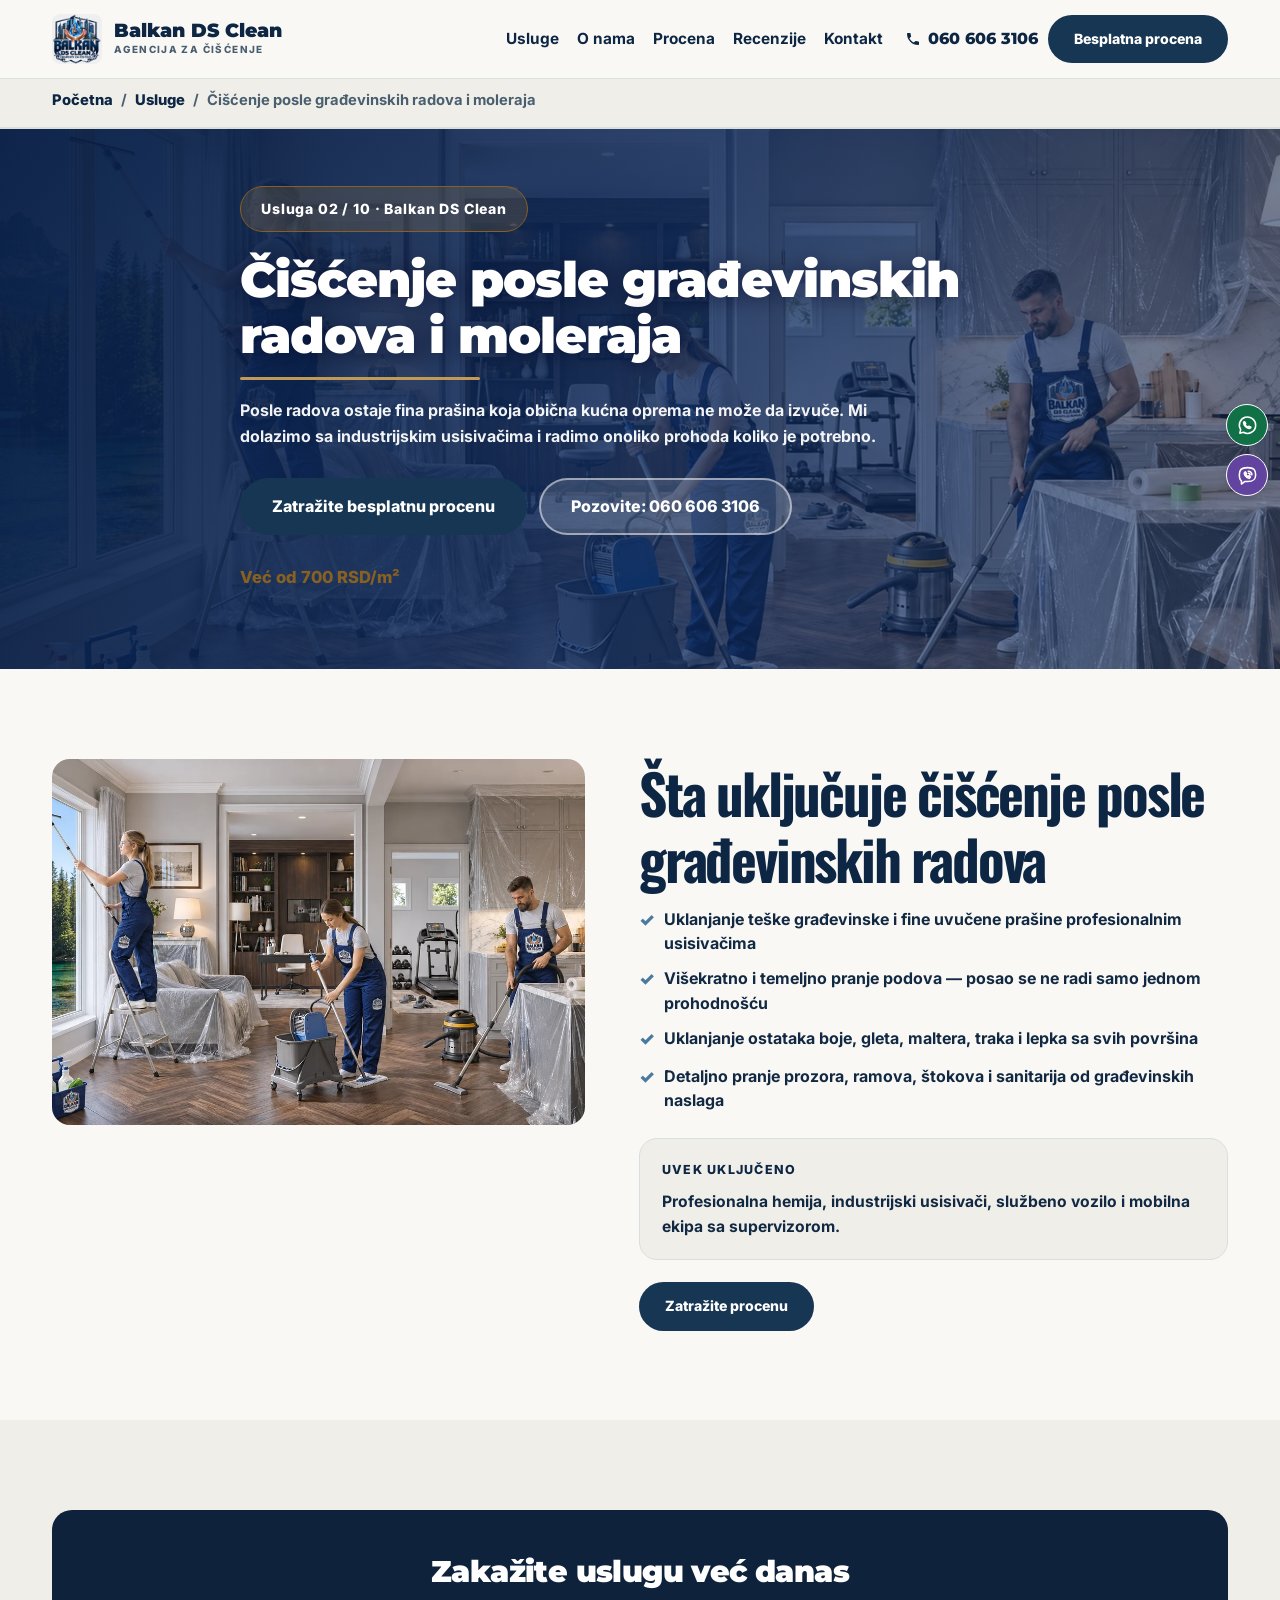
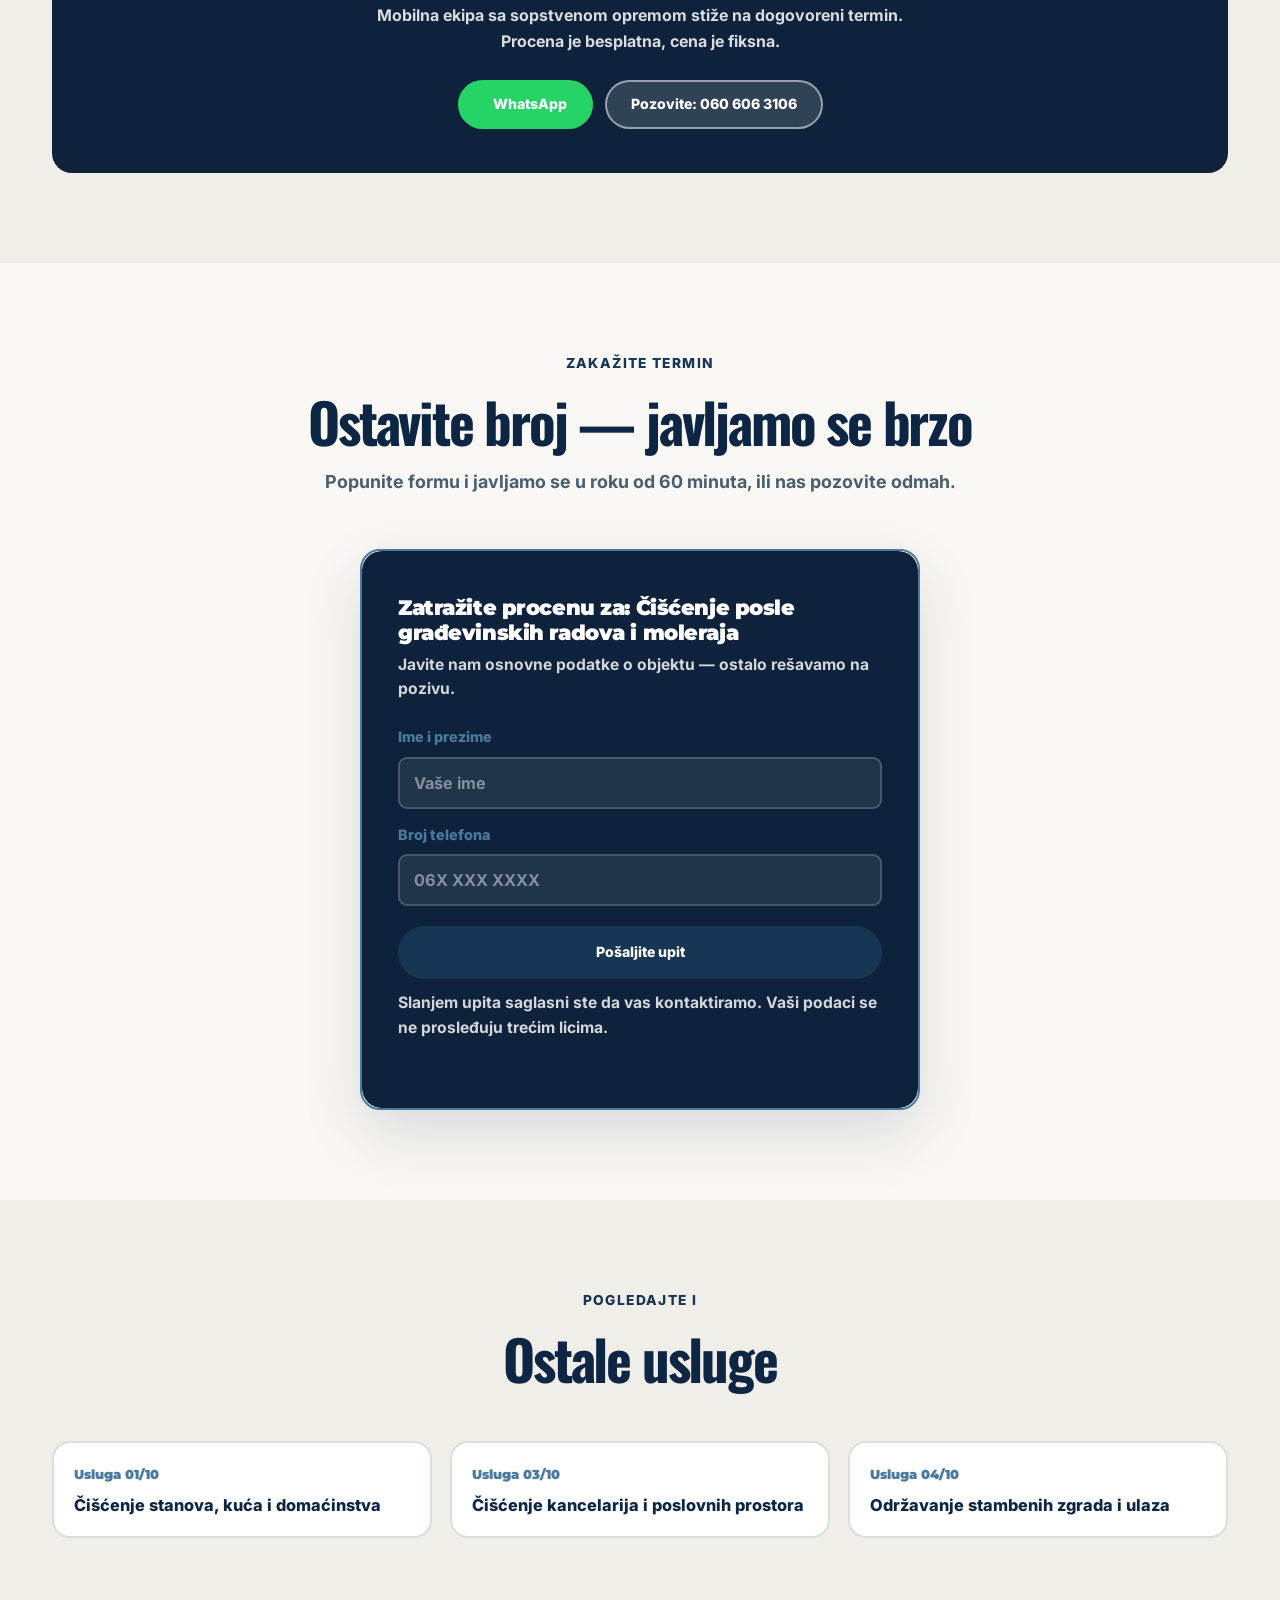
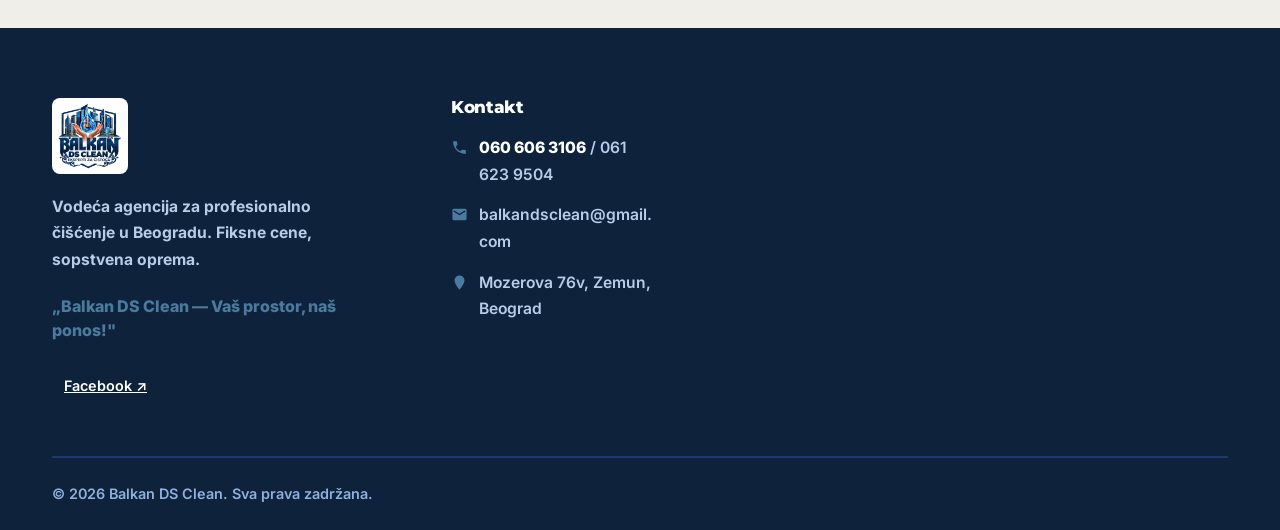
<file: usluge/ciscenje-posle-gradjevinskih-radova/index.html>
<!doctype html>
<html lang="sr-Latn"><head>
<meta charset="UTF-8">
<meta name="viewport" content="width=device-width, initial-scale=1.0">
<title>Čišćenje posle građevinskih radova i moleraja — Balkan DS Clean | Beograd</title>
<meta name="description" content="Čišćenje posle građevinskih radova u Beogradu — uklanjanje prašine, boje, gleta. Industrijski usisivači, više prohoda pranja.">
<link rel="canonical" href="https://ciscenjebalkan.rs/usluge/ciscenje-posle-gradjevinskih-radova/">
<meta name="robots" content="index, follow">
<meta property="og:title" content="Čišćenje posle građevinskih radova i moleraja — Balkan DS Clean">
<meta property="og:description" content="Čišćenje posle građevinskih radova u Beogradu — uklanjanje prašine, boje, gleta. Industrijski usisivači, više prohoda pranja.">
<meta property="og:url" content="https://ciscenjebalkan.rs/usluge/ciscenje-posle-gradjevinskih-radova/">
<meta property="og:type" content="website">
<meta property="og:image" content="https://ciscenjebalkan.rs/og-image.png">
<meta name="twitter:card" content="summary_large_image">
<meta name="theme-color" content="#122943">
<meta name="color-scheme" content="light only">
<link rel="preconnect" href="https://fonts.googleapis.com">
<link rel="preconnect" href="https://fonts.gstatic.com" crossorigin="">
<link href="https://fonts.googleapis.com/css2?family=Montserrat:wght@700;800;900&amp;family=Inter:wght@500;600;700;800&amp;display=swap&amp;subset=latin,latin-ext" rel="stylesheet">
<script type="application/ld+json">
{"@context":"https://schema.org","@type":"Service","serviceType":"Čišćenje posle građevinskih radova i moleraja","provider":{"@type":"HouseCleaningService","name":"Balkan DS Clean","telephone":"+381606063106","email":"balkandsclean@gmail.com"},"areaServed":{"@type":"City","name":"Beograd"},"url":"https://ciscenjebalkan.rs/usluge/ciscenje-posle-gradjevinskih-radova/","description":"Čišćenje posle građevinskih radova u Beogradu — uklanjanje prašine, boje, gleta. Industrijski usisivači, više prohoda pranja."}
</script>
<style>
:root{
  color-scheme: only light;
  --plava:#1A56A0;
  --plava-tamna:#0E2E5A;
  --plava-hover:#2366B8;
  --plava-svetla:#4C8DD6;
  --plava-bg:#EFF6FF;
  --plava-bg2:#DCE9F7;
  --tekst:#1A3D6E;
  --tekst-blagi:#3A6BA5;
  --bela:#FFFFFF;
  --linija:#B8D4F0;
  --zlato:#2E6FBB;
  --korall:#E8724C;
  --sadrzaj:1240px;
  --r:16px;
  --f-naslov:'Montserrat',system-ui,sans-serif;
  --f-tekst:'Inter',system-ui,-apple-system,sans-serif;
}
*{margin:0;padding:0;box-sizing:border-box}
html{scroll-behavior:smooth;background:#fff}
body{font-family:var(--f-tekst);color:var(--tekst);background:var(--bela);font-size:1.12rem;font-weight:600;line-height:1.7;-webkit-font-smoothing:antialiased;overflow-x:hidden}
img{max-width:100%;display:block}
a{color:inherit;text-decoration:none}
h1,h2,h3,h4{font-family:var(--f-naslov);color:var(--plava);line-height:1.16;letter-spacing:-.02em;font-weight:800}
.omot{max-width:var(--sadrzaj);margin:0 auto;padding:0 32px}
button{font:inherit;cursor:pointer}
strong,b{font-weight:800}

/* HEADER */
.glava{position:fixed;top:0;left:0;right:0;z-index:70;padding:10px 0;transition:background .25s,padding .25s,box-shadow .25s;background:linear-gradient(180deg,rgba(8,29,66,.6),rgba(8,29,66,0))}
.glava.pun{background:rgba(255,255,255,.98);backdrop-filter:blur(12px);padding:6px 0;box-shadow:0 1px 0 var(--linija)}
.glava .omot{display:flex;align-items:center;gap:22px;min-height:58px}
.logo{display:flex;align-items:center;gap:12px;flex-shrink:0}
.logo img{height:60px;width:auto;object-fit:contain;transition:height .25s;flex-shrink:0}
.glava.pun .logo img{height:50px}
.logo-ime{font-family:var(--f-naslov);font-weight:900;font-size:1.16rem;color:#fff;transition:color .25s;display:block;line-height:1.15}
.logo-pod{font-size:.62rem;letter-spacing:.14em;text-transform:uppercase;font-weight:800;color:rgba(255,255,255,.8);transition:color .25s;display:block}
.glava.pun .logo-ime{color:var(--plava)}
.glava.pun .logo-pod{color:var(--tekst-blagi)}
.meni{display:flex;gap:18px;margin-left:auto;align-items:center}
.meni a{font-size:.96rem;font-weight:700;color:rgba(255,255,255,.95);padding:6px 0;position:relative;transition:color .2s;white-space:nowrap}
.glava.pun .meni a{color:var(--tekst)}
.meni a::after{content:'';position:absolute;left:0;bottom:0;height:2px;width:0;background:var(--korall);transition:width .2s}
.meni a:hover::after{width:100%}
.glava-akcije{display:flex;align-items:center;gap:10px}
.tel-glava{font-family:var(--f-naslov);font-weight:800;font-size:.98rem;color:#fff;display:flex;align-items:center;gap:7px;white-space:nowrap;transition:color .25s}
.glava.pun .tel-glava{color:var(--plava)}
.tel-glava svg{width:16px;height:16px;fill:currentColor}
.dugme{display:inline-flex;align-items:center;justify-content:center;gap:9px;padding:14px 24px;border-radius:10px;font-weight:800;font-size:.96rem;border:2px solid transparent;cursor:pointer;transition:all .2s;white-space:nowrap;line-height:1.2}
.dugme-plava{background:var(--plava);color:#fff}
.dugme-plava:hover{background:var(--plava-hover);transform:translateY(-2px)}
.dugme-korall{background:var(--korall);color:#fff}
.dugme-korall:hover{background:#D4623D;transform:translateY(-2px)}
.dugme-obris{background:transparent;color:var(--plava);border-color:var(--linija)}
.dugme-obris:hover{border-color:var(--plava-svetla);background:var(--plava-bg)}
.dugme-providno{background:rgba(255,255,255,.14);color:#fff;border-color:rgba(255,255,255,.5)}
.dugme-providno:hover{background:rgba(255,255,255,.24)}
.dugme-wa{background:#25D366;color:#fff}
.dugme-wa:hover{background:#1FB955;transform:translateY(-2px)}
.burger{display:none;background:none;border:0;padding:8px;cursor:pointer}
.burger span{display:block;width:24px;height:3px;background:#fff;margin:5px 0;transition:.22s;border-radius:2px}
.glava.pun .burger span{background:var(--plava)}
.burger.aktivan span:nth-child(1){transform:translateY(8px) rotate(45deg)}
.burger.aktivan span:nth-child(2){opacity:0}
.burger.aktivan span:nth-child(3){transform:translateY(-8px) rotate(-45deg)}

/* HERO */
.hero{position:relative;min-height:96svh;display:flex;align-items:center;padding:150px 0 70px;overflow:hidden;background:var(--plava-tamna)}
.hero-slika{position:absolute;inset:0;z-index:1}
.hero-slika img{width:100%;height:100%;object-fit:cover}
.hero-slika::after{content:'';position:absolute;inset:0;background:linear-gradient(115deg,rgba(8,29,66,.95) 0%,rgba(13,42,92,.85) 45%,rgba(13,42,92,.55) 100%)}
.hero .omot{position:relative;z-index:6}
.hero-tekst{max-width:820px}
.nadnaslov{display:inline-flex;align-items:center;gap:10px;font-size:.9rem;font-weight:800;letter-spacing:.03em;color:#fff;background:rgba(217,164,65,.16);border:1.5px solid var(--zlato);padding:11px 20px;border-radius:100px;margin-bottom:24px}
.nadnaslov .zvezde{color:var(--zlato);font-size:1.15rem;letter-spacing:.05em}
.hero h1{font-weight:900;font-size:clamp(2.1rem,4.2vw,3.6rem);line-height:1.12;letter-spacing:-.02em;color:#fff;margin-bottom:22px;text-shadow:0 2px 24px rgba(0,10,30,.6)}
.hero h1 span{color:var(--plava-svetla)}
.hero-uvod{font-size:clamp(1.05rem,1.3vw,1.24rem);font-weight:600;color:rgba(255,255,255,.94);max-width:720px;margin-bottom:32px;line-height:1.62;text-shadow:0 1px 12px rgba(0,10,30,.5)}
.hero-akcije{display:flex;gap:12px;flex-wrap:wrap;margin-bottom:38px}
.hero-akcije .dugme{padding:18px 32px;font-size:1.04rem}
.pulsira{animation:pulsPad 2.2s ease-in-out infinite}
@keyframes pulsPad{0%,100%{box-shadow:0 0 0 0 rgba(232,114,76,.45)}50%{box-shadow:0 0 0 12px rgba(232,114,76,0)}}
.hero-poverenje{display:flex;flex-direction:column;gap:12px}
.hero-poverenje-red{display:flex;align-items:center;gap:11px;color:#fff;font-size:.98rem;font-weight:700}
.hero-poverenje-red svg{width:20px;height:20px;fill:var(--plava-svetla);flex-shrink:0}

/* TRAKA POVERENJA (velike zvezde) */
.poverenje{background:var(--plava-bg);padding:34px 0;border-bottom:2px solid var(--linija)}
.poverenje .omot{display:flex;align-items:center;justify-content:center;gap:22px;flex-wrap:wrap;text-align:center}
.pov-zvezde{font-size:2.6rem;color:var(--zlato);letter-spacing:.06em;line-height:1}
.pov-tekst{max-width:640px}
.pov-ocena{font-family:var(--f-naslov);font-weight:900;font-size:1.5rem;color:var(--plava);display:block;line-height:1.2}
.pov-poruka{font-size:1.06rem;font-weight:700;color:var(--tekst-blagi);line-height:1.5}

/* SEKCIJE */
.sekcija{padding:92px 0}
.sekcija-svetla{background:var(--plava-bg)}
.zaglavlje{max-width:780px;margin:0 auto 52px;text-align:center}
.oznaka{font-size:.86rem;font-weight:800;letter-spacing:.1em;color:var(--korall);margin-bottom:14px;display:block;text-transform:uppercase}
.zaglavlje h2{font-weight:900;font-size:clamp(1.9rem,3.1vw,2.7rem);margin-bottom:16px;line-height:1.14}
.zaglavlje p{color:var(--tekst-blagi);font-size:1.12rem;font-weight:600;line-height:1.6}

/* USLUGE */
.usluge-mreza{display:grid;grid-template-columns:repeat(4,1fr);gap:20px}
.usluga-karta{background:#fff;border:2px solid var(--linija);border-radius:var(--r);overflow:hidden;transition:border-color .25s,transform .25s,box-shadow .25s;display:flex;flex-direction:column}
.usluga-karta:hover{border-color:var(--plava-svetla);transform:translateY(-5px);box-shadow:0 22px 44px rgba(13,42,92,.14)}
.usluga-slika{aspect-ratio:16/10;position:relative;overflow:hidden;background:var(--plava-bg2)}
.usluga-slika img{width:100%;height:100%;object-fit:cover;transition:transform .5s}
.usluga-karta:hover .usluga-slika img{transform:scale(1.07)}
.usluga-ikona{position:absolute;left:12px;bottom:12px;width:44px;height:44px;border-radius:11px;background:rgba(255,255,255,.95);display:flex;align-items:center;justify-content:center;box-shadow:0 4px 12px rgba(8,29,66,.25)}
.usluga-ikona svg{width:24px;height:24px;fill:var(--plava)}
.usluga-sadrzaj{padding:20px 20px 22px;display:flex;flex-direction:column;flex:1}
.usluga-sadrzaj h3{font-weight:800;font-size:1.06rem;margin-bottom:8px;line-height:1.3}
.usluga-sadrzaj p{font-size:.94rem;color:var(--tekst-blagi);font-weight:600;line-height:1.5;margin-bottom:14px;flex:1}
.usluga-cena{font-weight:800;color:var(--plava);font-size:.96rem;padding-top:12px;border-top:1.5px solid var(--linija);margin-bottom:12px}
.usluga-vise{display:inline-flex;align-items:center;gap:6px;font-weight:800;font-size:.94rem;color:var(--korall)}
.usluga-karta:hover .usluga-vise{gap:10px}
.usluga-vise span{transition:transform .2s}

/* KALKULATOR + FORMA */
.kalk-wrap{display:grid;grid-template-columns:1.1fr .9fr;gap:0;background:#fff;border:2px solid var(--plava-svetla);border-radius:20px;overflow:hidden;box-shadow:0 24px 60px rgba(13,42,92,.14);max-width:1080px;margin:0 auto}
.kalk{padding:44px 40px;min-width:0}
.kalk h3{font-weight:900;font-size:1.44rem;margin-bottom:6px;overflow-wrap:break-word}
.kalk-uvod{color:var(--tekst-blagi);font-weight:600;margin-bottom:26px;font-size:1rem}
.kalk-red{display:grid;grid-template-columns:1fr 1fr;gap:18px;margin-bottom:22px}
.polje label{display:block;font-weight:800;font-size:.94rem;color:var(--plava);margin-bottom:8px}
.polje input,.polje select{width:100%;padding:15px;border:2px solid var(--linija);border-radius:10px;font-size:max(1.05rem,16px);font-weight:700;color:var(--tekst);background:#fff;transition:border-color .2s;-webkit-appearance:none;font-family:inherit}
.polje input:focus,.polje select:focus{outline:none;border-color:var(--plava-svetla)}
.kalk-rezultat{background:var(--plava-bg);border-radius:12px;padding:22px 24px;margin-bottom:20px}
.kalk-oznaka{font-size:.8rem;font-weight:800;letter-spacing:.08em;color:var(--tekst-blagi);display:block;margin-bottom:4px;text-transform:uppercase}
.kalk-iznos{font-family:var(--f-naslov);font-weight:900;font-size:2.3rem;color:var(--plava);line-height:1.1}
.kalk-popust{display:none;background:var(--zlato);color:#fff;font-weight:800;font-size:.82rem;padding:7px 12px;border-radius:6px;margin-top:8px}
.kalk-popust.vidi{display:inline-block}
.forma-sms{background:var(--plava-tamna);padding:44px 36px;color:#fff;min-width:0}
.forma-sms h3{color:#fff;font-weight:900;font-size:1.34rem;margin-bottom:8px}
.forma-sms>p{color:rgba(255,255,255,.82);font-weight:600;font-size:.98rem;margin-bottom:24px;line-height:1.55}
.fs-polje{margin-bottom:14px}
.fs-polje label{display:block;font-weight:800;font-size:.9rem;color:var(--plava-svetla);margin-bottom:7px}
.fs-polje input{width:100%;padding:14px;border-radius:9px;border:2px solid rgba(255,255,255,.18);background:rgba(255,255,255,.08);color:#fff;font-size:max(1.02rem,16px);font-weight:700;font-family:inherit}
.fs-polje input::placeholder{color:rgba(255,255,255,.45)}
.fs-polje input:focus{outline:none;border-color:var(--plava-svetla)}
.fs-submit{width:100%;margin-top:6px;padding:16px;justify-content:center}
.fs-nota{font-size:.82rem;color:rgba(255,255,255,.55);font-weight:500;margin-top:12px;line-height:1.5}

/* O NAMA */
.onama{display:grid;grid-template-columns:.9fr 1.1fr;gap:56px;align-items:center}
.onama-slika{position:relative;border-radius:20px;overflow:hidden;aspect-ratio:4/5}
.onama-slika img{width:100%;height:100%;object-fit:cover}
.onama-peckat{position:absolute;bottom:-16px;right:-16px;width:120px;height:120px;background:#fff;border-radius:50%;box-shadow:0 12px 34px rgba(13,42,92,.24);padding:8px;display:flex;align-items:center;justify-content:center}
.onama-peckat img{border-radius:50%}
.onama-tekst h2{font-weight:900;font-size:clamp(1.8rem,3vw,2.5rem);margin-bottom:10px;line-height:1.16}
.onama-slogan{color:var(--korall);font-weight:800;font-size:1.08rem;margin-bottom:22px;display:block;line-height:1.5}
.onama-tekst p{color:var(--tekst-blagi);font-weight:600;margin-bottom:18px;line-height:1.72}
.onama-tekst p b,.onama-tekst p strong{color:var(--plava);font-weight:800}
.onama-potpis{margin-top:26px;padding-top:22px;border-top:2px solid var(--linija);display:flex;align-items:center;gap:14px}
.onama-potpis-slovo{width:52px;height:52px;border-radius:50%;background:var(--plava);color:#fff;font-family:var(--f-naslov);font-weight:900;font-size:1.3rem;display:flex;align-items:center;justify-content:center;flex-shrink:0}
.onama-potpis-ime{font-weight:800;color:var(--plava);font-size:1.02rem;display:block}
.onama-potpis-tim{font-size:.92rem;font-weight:600;color:var(--tekst-blagi)}

/* GALERIJA */
.filteri{display:flex;gap:9px;justify-content:center;flex-wrap:wrap;margin-bottom:40px}
.filter{background:#fff;border:2px solid var(--linija);border-radius:100px;padding:11px 22px;font-size:.96rem;font-weight:800;color:var(--tekst-blagi);cursor:pointer;transition:all .2s}
.filter:hover{border-color:var(--plava-svetla);color:var(--plava)}
.filter.aktivan{background:var(--plava);border-color:var(--plava);color:#fff}
.galerija{display:grid;grid-template-columns:repeat(4,1fr);gap:14px}
.gs{position:relative;overflow:hidden;border-radius:var(--r);cursor:pointer;background:var(--plava-bg2);border:0;padding:0;display:block;aspect-ratio:4/3}
.gs img{width:100%;height:100%;object-fit:cover;transition:transform .5s}
.gs:hover img{transform:scale(1.08)}
.gs::after{content:'';position:absolute;inset:0;background:linear-gradient(to top,rgba(8,29,66,.72),transparent 58%);opacity:0;transition:opacity .3s}
.gs:hover::after{opacity:1}
.gs-oznaka{position:absolute;left:14px;bottom:13px;z-index:2;color:#fff;font-size:.9rem;font-weight:800;opacity:0;transform:translateY(8px);transition:all .3s}
.gs:hover .gs-oznaka{opacity:1;transform:none}
.gs.sakriven{display:none}
.svetlo{position:fixed;inset:0;z-index:200;background:rgba(5,18,42,.96);display:none;align-items:center;justify-content:center;padding:24px}
.svetlo.otvoreno{display:flex}
.svetlo img{max-width:92vw;max-height:82vh;object-fit:contain;border-radius:8px}
.svetlo-x,.svetlo-nazad,.svetlo-napred{position:absolute;background:rgba(255,255,255,.14);border:0;width:50px;height:50px;border-radius:50%;cursor:pointer;display:flex;align-items:center;justify-content:center;transition:background .2s}
.svetlo-x:hover,.svetlo-nazad:hover,.svetlo-napred:hover{background:var(--plava-svetla)}
.svetlo-x{top:22px;right:22px}
.svetlo-nazad{left:22px;top:50%;transform:translateY(-50%)}
.svetlo-napred{right:22px;top:50%;transform:translateY(-50%)}
.svetlo svg{width:22px;height:22px;fill:#fff}
.svetlo-info{position:absolute;left:0;right:0;bottom:22px;text-align:center;color:rgba(255,255,255,.9);font-size:.96rem;font-weight:700;padding:0 70px}

/* RECENZIJE SLAJDER */
.gugl-traka{display:flex;align-items:center;justify-content:center;gap:14px;margin-bottom:40px;flex-wrap:wrap}
.gugl-kutija{display:flex;align-items:center;gap:13px;background:#fff;border:2px solid var(--linija);border-radius:100px;padding:12px 24px}
.gugl-kutija svg{width:24px;height:24px;flex-shrink:0}
.gugl-ocena{font-family:var(--f-naslov);font-weight:900;font-size:1.34rem;color:var(--plava)}
.zvezde-r{color:var(--zlato);letter-spacing:.08em}
.gugl-tekst{font-size:.96rem;font-weight:700;color:var(--tekst-blagi)}
.slajder{position:relative;max-width:1100px;margin:0 auto;overflow:hidden}
.slajder-traka{display:flex;transition:transform .5s ease}
.rec-slajd{min-width:100%;display:grid;grid-template-columns:repeat(3,1fr);gap:20px;padding:4px}
.recenzija{background:#fff;border:2px solid var(--linija);border-radius:var(--r);padding:28px 24px;display:flex;flex-direction:column}
.recenzija .zvezde-r{font-size:1.05rem;margin-bottom:14px;display:block}
.recenzija p{font-size:.98rem;font-weight:600;color:var(--tekst);line-height:1.62;flex:1;margin-bottom:20px}
.recenzija footer{display:flex;align-items:center;gap:12px;padding-top:16px;border-top:1.5px solid var(--linija)}
.avatar{width:44px;height:44px;border-radius:50%;background:var(--plava-bg2);display:flex;align-items:center;justify-content:center;font-family:var(--f-naslov);font-weight:900;color:var(--plava);font-size:1rem;flex-shrink:0}
.rec-ime{font-weight:800;font-size:.98rem;color:var(--plava);line-height:1.3;display:block}
.rec-tip{font-size:.86rem;font-weight:600;color:var(--tekst-blagi);display:block}
.slajder-kontrole{display:flex;align-items:center;justify-content:center;gap:16px;margin-top:32px}
.slajder-dugme{width:48px;height:48px;border-radius:50%;background:#fff;border:2px solid var(--linija);cursor:pointer;display:flex;align-items:center;justify-content:center;transition:all .2s}
.slajder-dugme:hover{border-color:var(--plava);background:var(--plava)}
.slajder-dugme:hover svg{fill:#fff}
.slajder-dugme svg{width:20px;height:20px;fill:var(--plava)}
.slajder-tacke{display:flex;gap:8px}
.slajder-tacka{width:10px;height:10px;border-radius:50%;background:var(--linija);border:0;cursor:pointer;transition:all .2s;padding:0}
.slajder-tacka.aktivna{background:var(--plava);width:28px;border-radius:5px}

/* FAQ */
.faq{max-width:820px;margin:0 auto}
.faq-stavka{border-bottom:2px solid var(--linija)}
.faq-pitanje{width:100%;background:none;border:0;padding:22px 4px;display:flex;align-items:center;justify-content:space-between;gap:20px;text-align:left;font-family:var(--f-naslov);font-weight:800;font-size:1.08rem;color:var(--plava)}
.faq-ikona{width:22px;height:22px;flex-shrink:0;position:relative;transition:transform .3s}
.faq-ikona::before,.faq-ikona::after{content:'';position:absolute;background:var(--plava);border-radius:2px;transition:.25s}
.faq-ikona::before{width:16px;height:3px;top:50%;left:50%;transform:translate(-50%,-50%)}
.faq-ikona::after{width:3px;height:16px;top:50%;left:50%;transform:translate(-50%,-50%)}
.faq-stavka.otvoren .faq-ikona::after{transform:translate(-50%,-50%) rotate(90deg);opacity:0}
.faq-odgovor{max-height:0;overflow:hidden;transition:max-height .35s ease}
.faq-odgovor p{padding:0 4px 22px;color:var(--tekst-blagi);font-weight:600;font-size:1rem;line-height:1.62;max-width:720px}
.faq-stavka.otvoren .faq-odgovor{max-height:360px}

/* OPSTINE */
.opstine{position:relative;min-height:360px;display:flex;align-items:center;overflow:hidden;background:var(--plava-tamna)}
.opstine>img{position:absolute;inset:0;width:100%;height:100%;object-fit:cover;z-index:1}
.opstine::after{content:'';position:absolute;inset:0;z-index:2;background:linear-gradient(110deg,rgba(8,29,66,.92) 0%,rgba(13,42,92,.78) 55%,rgba(13,42,92,.55) 100%)}
.opstine .omot{position:relative;z-index:3}
.opstine-tekst{max-width:820px;margin:0 auto;text-align:center}
.opstine h2{font-weight:900;font-size:clamp(1.6rem,2.6vw,2.2rem);color:#fff;margin-bottom:14px;line-height:1.2}
.opstine-uvod{color:rgba(255,255,255,.9);font-weight:600;font-size:1.06rem;margin-bottom:24px}
.opstine-lista{display:flex;flex-wrap:wrap;gap:9px;justify-content:center}
.opstina{background:rgba(255,255,255,.1);border:1.5px solid rgba(255,255,255,.22);color:#fff;font-size:.9rem;font-weight:700;padding:9px 17px;border-radius:100px}

/* FOOTER */
.podnozje{background:var(--plava-tamna);color:#B8CCE8;padding:70px 0 0;font-size:1rem;font-weight:600}
.podnozje-mreza{display:grid;grid-template-columns:1.7fr 1fr 1fr 1.3fr;gap:44px;padding-bottom:48px}
.podnozje-mreza>div{min-width:0}
.podnozje .logo img{height:70px;width:auto;object-fit:contain}
.podnozje-o{margin:20px 0;max-width:320px;line-height:1.7;font-size:.98rem}
.podnozje-slogan{color:var(--plava-svetla);font-weight:800;font-size:1rem;margin-bottom:24px;display:block;max-width:320px;line-height:1.5}
.soc-naslov{font-size:.76rem;font-weight:800;letter-spacing:.12em;color:#8FB0DC;margin-bottom:11px;display:block;text-transform:uppercase}
.socijalne{display:flex;gap:9px;margin-bottom:22px;flex-wrap:wrap}
.soc{width:46px;height:46px;border-radius:11px;display:flex;align-items:center;justify-content:center;transition:transform .2s,opacity .2s}
.soc:hover{transform:translateY(-3px);opacity:.9}
.soc svg{width:22px;height:22px;fill:#fff}
.soc-tel{background:var(--plava)}
.soc-mejl{background:var(--plava-hover)}
.soc-wa{background:#25D366}
.soc-viber{background:#7360F2}
.podnozje h4{color:#fff;font-size:1.04rem;margin-bottom:18px;font-weight:800}
.podnozje ul{list-style:none;display:flex;flex-direction:column;gap:11px}
.podnozje ul a{font-size:.98rem;font-weight:600;transition:color .2s}
.podnozje ul a:hover{color:var(--plava-svetla)}
.kontakt-red{display:flex;gap:11px;margin-bottom:14px;align-items:flex-start;font-size:.98rem;font-weight:600;overflow-wrap:anywhere;min-width:0}
.kontakt-red svg{width:17px;height:17px;fill:var(--plava-svetla);flex-shrink:0;margin-top:4px}
.kontakt-red a:hover{color:#fff}
.kontakt-red b{color:#fff;font-weight:800}
.pravno{border-top:2px solid #1D3A6E;padding:24px 0;display:flex;justify-content:space-between;gap:20px;flex-wrap:wrap;font-size:.9rem;font-weight:600;color:#8FB0DC}
.pravno-agencija{display:block;margin-top:6px;color:#6B8CBE}

/* MOBILNA TRAKA */
.mob-traka{position:fixed;bottom:0;left:0;right:0;z-index:80;background:#fff;border-top:2px solid var(--linija);box-shadow:0 -6px 22px rgba(13,42,92,.16);display:none;padding:9px 10px calc(9px + env(safe-area-inset-bottom));gap:8px}
.mob-traka a{flex:1;display:flex;flex-direction:column;align-items:center;justify-content:center;gap:3px;padding:10px 4px;border-radius:9px;font-size:.76rem;font-weight:800;color:#fff;text-align:center;line-height:1.2}
.mob-traka svg{width:20px;height:20px;fill:#fff}
.mt-tel{background:var(--plava)}
.mt-wa{background:#25D366}
.mt-zakazi{background:var(--korall)}

.otkrij{opacity:0;transform:translateY(22px);transition:opacity .6s ease,transform .6s ease}
.otkrij.vidljivo{opacity:1;transform:none}
:focus-visible{outline:3px solid var(--plava-svetla);outline-offset:3px;border-radius:4px}

@media (prefers-reduced-motion:reduce){
  *{animation:none!important;transition:none!important}
  .otkrij{opacity:1;transform:none}
  html{scroll-behavior:auto}
}

@media (max-width:1180px){
  .usluge-mreza{grid-template-columns:repeat(3,1fr)}
  .galerija{grid-template-columns:repeat(3,1fr)}
  .podnozje-mreza{grid-template-columns:1fr 1fr;gap:36px}
  .kalk-wrap{grid-template-columns:1fr}
  .rec-slajd{grid-template-columns:1fr}
  .onama{grid-template-columns:1fr;gap:40px}
  .onama-slika{max-width:420px;margin:0 auto;width:100%}
}
@media (max-width:940px){
  .meni,.tel-glava,.glava-akcije .dugme{display:none}
  .burger{display:block;margin-left:auto}
  .meni.otvoren{display:flex;flex-direction:column;position:absolute;top:100%;left:0;right:0;background:#fff;padding:20px 32px 28px;gap:2px;border-bottom:2px solid var(--linija);box-shadow:0 16px 34px rgba(13,42,92,.16);align-items:stretch}
  .meni.otvoren a{color:var(--tekst);padding:14px 0;border-bottom:1.5px solid var(--linija);font-size:1.06rem}
  .meni.otvoren a::after{display:none}
  .hero{padding:112px 0 54px;min-height:auto}
  .usluge-mreza{grid-template-columns:repeat(2,1fr)}
  .galerija{grid-template-columns:repeat(2,1fr)}
  .sekcija{padding:60px 0}
  .kalk{padding:32px 26px}
  .forma-sms{padding:32px 26px}
  .kalk-red{grid-template-columns:1fr;gap:16px}
  .opstine{min-height:300px}
  .mob-traka{display:flex}
  body{padding-bottom:78px}
  .pov-zvezde{font-size:2rem}
}
@media (max-width:700px){
  .omot{padding:0 18px}
  .usluge-mreza{grid-template-columns:1fr}
  .galerija{grid-template-columns:1fr}
  .podnozje-mreza{grid-template-columns:1fr;gap:30px}
  .filteri{gap:7px;margin-bottom:26px}
  .filter{padding:9px 15px;font-size:.9rem}
  .kalk-iznos{font-size:2rem}
  .mob-traka a{font-size:.68rem}
  .onama-peckat{width:92px;height:92px;bottom:-12px;right:-12px}
  .hero h1{font-size:clamp(1.9rem,7vw,2.4rem)}
  .pov-zvezde{font-size:1.7rem}
  .poverenje .omot{gap:14px}
}

/* PODSTRANICA - extra */
.breadcrumb{padding:14px 0;margin-top:74px;font-size:.92rem;font-weight:700;color:var(--tekst-blagi);background:var(--plava-bg);border-bottom:2px solid var(--linija)}
.breadcrumb .omot{display:flex;align-items:center;gap:8px;flex-wrap:wrap}
.breadcrumb a{color:var(--plava);font-weight:800}
.breadcrumb a:hover{text-decoration:underline}
.breadcrumb span{color:var(--tekst-blagi)}

.usluga-hero{position:relative;min-height:60svh;display:flex;align-items:center;padding:30px 0 50px;overflow:hidden;background:var(--plava-tamna)}
.usluga-hero-slika{position:absolute;inset:0;z-index:1}
.usluga-hero-slika img{width:100%;height:100%;object-fit:cover}
.usluga-hero-slika::after{content:'';position:absolute;inset:0;background:linear-gradient(110deg,rgba(8,29,66,.96) 0%,rgba(13,42,92,.82) 48%,rgba(13,42,92,.5) 100%)}
.usluga-hero .omot{position:relative;z-index:6}
.usluga-hero-tekst{max-width:800px}
.usluga-broj-veliki{display:inline-flex;align-items:center;gap:10px;font-size:.88rem;font-weight:800;letter-spacing:.06em;color:#fff;background:rgba(217,164,65,.16);border:1.5px solid var(--zlato);padding:10px 20px;border-radius:100px;margin-bottom:20px}
.usluga-hero h1{font-weight:900;font-size:clamp(2rem,3.8vw,3.1rem);line-height:1.14;color:#fff;margin-bottom:18px;text-shadow:0 2px 22px rgba(0,10,40,.6)}
.usluga-hero-uvod{font-size:clamp(1rem,1.2vw,1.18rem);font-weight:600;color:rgba(255,255,255,.94);max-width:680px;margin-bottom:28px;line-height:1.62}
.usluga-hero-akcije{display:flex;gap:12px;flex-wrap:wrap;margin-bottom:10px}
.usluga-hero-akcije .dugme{padding:17px 30px;font-size:1rem}
.usluga-hero-cena{display:inline-block;margin-top:18px;color:var(--zlato);font-weight:800;font-size:1.04rem}

.detalji-wrap{display:grid;grid-template-columns:.95fr 1.05fr;gap:54px;align-items:start}
.detalji-slika{border-radius:18px;overflow:hidden;aspect-ratio:16/11}
.detalji-slika img{width:100%;height:100%;object-fit:cover}
.detalji-tekst h2{font-weight:900;font-size:clamp(1.6rem,2.5vw,2.1rem);margin-bottom:16px;line-height:1.2}
.detalji-tekst>p{color:var(--tekst-blagi);font-weight:600;margin-bottom:18px;line-height:1.72;font-size:1.04rem}

.paketi-lista{display:flex;flex-direction:column;gap:14px;margin-bottom:24px}
.paket{background:#fff;border:2px solid var(--linija);border-radius:var(--r);padding:20px 22px;transition:border-color .2s}
.paket:hover{border-color:var(--plava-svetla)}
.paket-vrh{display:flex;align-items:baseline;justify-content:space-between;gap:12px;margin-bottom:8px;flex-wrap:wrap}
.paket-naziv{font-family:var(--f-naslov);font-weight:900;font-size:1.08rem;color:var(--plava)}
.paket-cena{font-weight:800;color:var(--korall);font-size:.98rem;white-space:nowrap}
.paket-opis{color:var(--tekst-blagi);font-weight:600;font-size:.98rem;line-height:1.58}

.uvek-ukljuceno{background:var(--plava-bg);border-radius:var(--r);padding:20px 22px;margin-bottom:22px;border:1.5px solid var(--linija)}
.uu-oznaka{font-size:.78rem;font-weight:800;letter-spacing:.1em;color:var(--plava);display:block;margin-bottom:8px;text-transform:uppercase}
.uvek-ukljuceno p{color:var(--tekst);font-weight:600;font-size:.98rem;line-height:1.6;margin:0}

.kvacice{list-style:none;display:flex;flex-direction:column;gap:11px;margin-bottom:26px}
.kvacice li{display:flex;align-items:flex-start;gap:10px;font-size:1rem;font-weight:600;color:var(--tekst);line-height:1.52}
.kvacice .chk{color:var(--plava-svetla);font-weight:900;flex-shrink:0;font-size:1.1rem}

.mini-cta{background:var(--plava-tamna);border-radius:20px;padding:44px;text-align:center;color:#fff}
.mini-cta h2{color:#fff;font-weight:900;font-size:clamp(1.4rem,2.4vw,1.9rem);margin-bottom:14px}
.mini-cta p{color:rgba(255,255,255,.84);font-weight:600;max-width:560px;margin:0 auto 26px;line-height:1.6}
.mini-cta-akcije{display:flex;gap:12px;justify-content:center;flex-wrap:wrap}

.srodne{display:grid;grid-template-columns:repeat(3,1fr);gap:18px}
.srodna{background:#fff;border:2px solid var(--linija);border-radius:var(--r);padding:20px;transition:border-color .25s,transform .25s;display:block}
.srodna:hover{border-color:var(--plava-svetla);transform:translateY(-3px)}
.srodna-br{font-family:var(--f-naslov);font-weight:900;color:var(--plava-svetla);font-size:.84rem;display:block;margin-bottom:8px}
.srodna-naziv{font-weight:800;color:var(--plava);font-size:1.02rem;line-height:1.35;display:block}

@media(max-width:940px){
  .detalji-wrap{grid-template-columns:1fr;gap:32px}
  .srodne{grid-template-columns:1fr}
  .mini-cta{padding:30px 22px}
  .usluga-hero{padding:20px 0 36px;min-height:auto}
}

</style>
<link rel="icon" href="../../assets/favicon.svg" type="image/svg+xml"><link rel="stylesheet" href="../../polish.css?v=readability"><script defer src="../../experience.js"></script><noscript><style>.otkrij{opacity:1!important;transform:none!important}</style></noscript></head>
<body>
<a class="skip-link" href="#main">Pređite na sadržaj</a><header class="glava" id="glava">
  <div class="omot">
    <a class="logo" href="../../"><picture><img src="../../assets/logo.jpg" alt="Balkan DS Clean" width="64" height="64"></picture><span><span class="logo-ime">Balkan DS Clean</span><span class="logo-pod">Agencija za čišćenje</span></span></a>
    <nav class="meni" id="meni"><a href="../../#usluge">Usluge</a><a href="../../#onama">O nama</a><a href="../../#procena">Procena</a><a href="../../#recenzije">Recenzije</a><a href="../../#kontakt">Kontakt</a></nav>
    <div class="glava-akcije"><a href="tel:+381606063106" class="tel-glava"><svg viewbox="0 0 24 24" aria-hidden="true"><path d="M6.6 10.8c1.4 2.8 3.8 5.1 6.6 6.6l2.2-2.2c.3-.3.7-.4 1-.2 1.1.4 2.4.6 3.6.6.6 0 1 .4 1 1V20c0 .6-.4 1-1 1-9.4 0-17-7.6-17-17 0-.6.4-1 1-1h3.5c.6 0 1 .4 1 1 0 1.3.2 2.5.6 3.6.1.4 0 .8-.2 1l-2.3 2.2z"></path></svg> 060 606 3106</a><a class="dugme dugme-korall" href="../../#procena">Besplatna procena</a></div>
    <button class="burger" id="burger" aria-label="Meni" aria-expanded="false"><span></span><span></span><span></span></button>
  </div>
</header>
<main id="main"><div class="breadcrumb"><div class="omot"><a href="../../">Početna</a> <span>/</span> <a href="../../#usluge">Usluge</a> <span>/</span> Čišćenje posle građevinskih radova i moleraja</div></div>
<section class="usluga-hero">
  <div class="usluga-hero-slika" aria-hidden="true"><img src="../../assets/detail-2.webp" alt="" fetchpriority="high"></div>
  <div class="omot"><div class="usluga-hero-tekst">
    <span class="usluga-broj-veliki">Usluga 02 / 10 · Balkan DS Clean</span>
    <h1>Čišćenje posle građevinskih radova i moleraja</h1>
    <p class="usluga-hero-uvod">Posle radova ostaje fina prašina koja obična kućna oprema ne može da izvuče. Mi dolazimo sa industrijskim usisivačima i radimo onoliko prohoda koliko je potrebno.</p>
    <div class="usluga-hero-akcije"><a href="#zakazi" class="dugme dugme-korall">Zatražite besplatnu procenu</a><a href="tel:+381606063106" class="dugme dugme-providno">Pozovite: 060 606 3106</a></div>
    <span class="usluga-hero-cena">Već od 700 RSD/m²</span>
  </div></div>
</section>
<section class="sekcija" id="detalji"><div class="omot"><div class="detalji-wrap">
  <div class="detalji-slika otkrij"><img src="../../assets/service-2.webp" alt="Balkan DS Clean — Čišćenje posle građevinskih radova i moleraja" loading="lazy"></div>
  <div class="detalji-tekst otkrij">
        <h2>Šta uključuje čišćenje posle građevinskih radova</h2>
        <ul class="kvacice">
          <li><span class="chk">✓</span> Uklanjanje teške građevinske i fine uvučene prašine profesionalnim usisivačima</li>
          <li><span class="chk">✓</span> Višekratno i temeljno pranje podova — posao se ne radi samo jednom prohodnošću</li>
          <li><span class="chk">✓</span> Uklanjanje ostataka boje, gleta, maltera, traka i lepka sa svih površina</li>
          <li><span class="chk">✓</span> Detaljno pranje prozora, ramova, štokova i sanitarija od građevinskih naslaga</li>
        </ul>
        <div class="uvek-ukljuceno"><span class="uu-oznaka">Uvek uključeno</span><p>Profesionalna hemija, industrijski usisivači, službeno vozilo i mobilna ekipa sa supervizorom.</p></div>
     
    <a href="#zakazi" class="dugme dugme-korall">Zatražite procenu</a>
  </div>
</div></div></section>
<section class="sekcija sekcija-svetla"><div class="omot"><div class="mini-cta otkrij">
  <h2>Zakažite uslugu već danas</h2>
  <p>Mobilna ekipa sa sopstvenom opremom stiže na dogovoreni termin. Procena je besplatna, cena je fiksna.</p>
  <div class="mini-cta-akcije"><a href="https://wa.me/381606063106" target="_blank" rel="noopener noreferrer" class="dugme dugme-wa"><svg viewbox="0 0 24 24" aria-hidden="true"><path d="M12 2C6.48 2 2 6.48 2 12c0 1.85.5 3.58 1.38 5.07L2 22l5.07-1.33A9.94 9.94 0 0012 22c5.52 0 10-4.48 10-10S17.52 2 12 2zm5.2 14.2c-.22.62-1.28 1.18-1.77 1.24-.45.06-1.02.08-1.65-.1-.38-.11-.87-.28-1.5-.55-2.64-1.14-4.36-3.8-4.5-3.98-.13-.18-1.08-1.44-1.08-2.74 0-1.3.68-1.94.92-2.2.24-.26.52-.33.7-.33.18 0 .35 0 .5.01.16.01.38-.06.6.46.22.53.75 1.83.82 1.96.07.13.11.29.02.47-.09.18-.14.29-.27.45-.13.16-.28.35-.4.47-.13.13-.27.27-.12.53.15.26.68 1.12 1.46 1.82 1 .9 1.85 1.17 2.11 1.31.26.13.41.11.56-.06.16-.18.65-.75.82-1.01.18-.26.36-.21.6-.13.24.09 1.53.72 1.79.85.26.13.44.2.5.31.06.11.06.65-.16 1.27z"></path></svg> WhatsApp</a><a href="tel:+381606063106" class="dugme dugme-providno">Pozovite: 060 606 3106</a></div>
</div></div></section>
<section class="sekcija" id="zakazi"><div class="omot">
  <div class="zaglavlje otkrij"><span class="oznaka">Zakažite termin</span><h2>Ostavite broj — javljamo se brzo</h2><p>Popunite formu i javljamo se u roku od 60 minuta, ili nas pozovite odmah.</p></div>
  <div class="kalk-wrap otkrij" style="grid-template-columns:1fr;max-width:560px">
    <div class="forma-sms" style="border-radius:20px">
      <h3>Zatražite procenu za: Čišćenje posle građevinskih radova i moleraja</h3>
      <p>Javite nam osnovne podatke o objektu — ostalo rešavamo na pozivu.</p>
      <form id="forma-sms"><div class="fs-polje"><label for="ime">Ime i prezime</label><input type="text" id="ime" placeholder="Vaše ime" required=""></div><div class="fs-polje"><label for="telefon">Broj telefona</label><input type="tel" id="telefon" placeholder="06X XXX XXXX" required="" inputmode="tel"></div><button type="submit" class="dugme dugme-korall fs-submit">Pošaljite upit</button></form>
      <p class="fs-nota">Slanjem upita saglasni ste da vas kontaktiramo. Vaši podaci se ne prosleđuju trećim licima.</p>
    </div>
  </div>
</div></section>
<section class="sekcija sekcija-svetla"><div class="omot"><div class="zaglavlje otkrij"><span class="oznaka">Pogledajte i</span><h2>Ostale usluge</h2></div><div class="srodne"><a class="srodna" href="../../usluge/ciscenje-stanova/"><span class="srodna-br">Usluga 01/10</span><span class="srodna-naziv">Čišćenje stanova, kuća i domaćinstva</span></a>
<a class="srodna" href="../../usluge/ciscenje-kancelarija/"><span class="srodna-br">Usluga 03/10</span><span class="srodna-naziv">Čišćenje kancelarija i poslovnih prostora</span></a>
<a class="srodna" href="../../usluge/odrzavanje-zgrada/"><span class="srodna-br">Usluga 04/10</span><span class="srodna-naziv">Održavanje stambenih zgrada i ulaza</span></a>
</div></div></section>
</main><footer class="podnozje" id="kontakt"><div class="omot"><div class="podnozje-mreza"><div><a class="logo" href="../../"><picture><img src="../../assets/logo-footer.webp" alt="Balkan DS Clean" width="64" height="64"></picture></a><p class="podnozje-o">Vodeća agencija za profesionalno čišćenje u Beogradu. Fiksne cene, sopstvena oprema.</p><span class="podnozje-slogan">„Balkan DS Clean — Vaš prostor, naš ponos!"</span><a class="footer-social" href="https://www.facebook.com/profile.php?id=61572728086733" target="_blank" rel="noopener noreferrer">Facebook ↗</a></div><div><h4>Kontakt</h4><div class="kontakt-red"><svg viewbox="0 0 24 24" aria-hidden="true"><path d="M6.6 10.8c1.4 2.8 3.8 5.1 6.6 6.6l2.2-2.2c.3-.3.7-.4 1-.2 1.1.4 2.4.6 3.6.6.6 0 1 .4 1 1V20c0 .6-.4 1-1 1-9.4 0-17-7.6-17-17 0-.6.4-1 1-1h3.5c.6 0 1 .4 1 1 0 1.3.2 2.5.6 3.6.1.4 0 .8-.2 1l-2.3 2.2z"></path></svg><span><a href="tel:+381606063106"><b>060 606 3106</b></a> / <a href="tel:+381616239504">061 623 9504</a></span></div><div class="kontakt-red"><svg viewbox="0 0 24 24" aria-hidden="true"><path d="M20 4H4a2 2 0 00-2 2v12a2 2 0 002 2h16a2 2 0 002-2V6a2 2 0 00-2-2zm0 4l-8 5-8-5V6l8 5 8-5v2z"></path></svg><a href="mailto:balkandsclean@gmail.com">balkandsclean@gmail.com</a></div><div class="kontakt-red"><svg viewbox="0 0 24 24" aria-hidden="true"><path d="M12 2C8 2 5 5 5 9c0 5 7 13 7 13s7-8 7-13c0-4-3-7-7-7z"></path></svg><span>Mozerova 76v, Zemun, Beograd</span></div></div></div><div class="pravno"><span>© 2026 Balkan DS Clean. Sva prava zadržana.</span></div></div></footer>
<div class="mob-traka"><a href="tel:+381606063106" class="mt-tel"><svg viewbox="0 0 24 24" aria-hidden="true"><path d="M6.6 10.8c1.4 2.8 3.8 5.1 6.6 6.6l2.2-2.2c.3-.3.7-.4 1-.2 1.1.4 2.4.6 3.6.6.6 0 1 .4 1 1V20c0 .6-.4 1-1 1-9.4 0-17-7.6-17-17 0-.6.4-1 1-1h3.5c.6 0 1 .4 1 1 0 1.3.2 2.5.6 3.6.1.4 0 .8-.2 1l-2.3 2.2z"></path></svg>Pozovite</a><a href="https://wa.me/381606063106" class="mt-wa" target="_blank" rel="noopener noreferrer"><svg viewbox="0 0 24 24" aria-hidden="true"><path d="M12 2C6.48 2 2 6.48 2 12c0 1.85.5 3.58 1.38 5.07L2 22l5.07-1.33A9.94 9.94 0 0012 22c5.52 0 10-4.48 10-10S17.52 2 12 2zm5.2 14.2c-.22.62-1.28 1.18-1.77 1.24-.45.06-1.02.08-1.65-.1-.38-.11-.87-.28-1.5-.55-2.64-1.14-4.36-3.8-4.5-3.98-.13-.18-1.08-1.44-1.08-2.74 0-1.3.68-1.94.92-2.2.24-.26.52-.33.7-.33.18 0 .35 0 .5.01.16.01.38-.06.6.46.22.53.75 1.83.82 1.96.07.13.11.29.02.47-.09.18-.14.29-.27.45-.13.16-.28.35-.4.47-.13.13-.27.27-.12.53.15.26.68 1.12 1.46 1.82 1 .9 1.85 1.17 2.11 1.31.26.13.41.11.56-.06.16-.18.65-.75.82-1.01.18-.26.36-.21.6-.13.24.09 1.53.72 1.79.85.26.13.44.2.5.31.06.11.06.65-.16 1.27z"></path></svg>WhatsApp</a><a href="#zakazi" class="mt-zakazi"><svg viewbox="0 0 24 24" aria-hidden="true"><path d="M19 4h-1V2h-2v2H8V2H6v2H5a2 2 0 00-2 2v14a2 2 0 002 2h14a2 2 0 002-2V6a2 2 0 00-2-2zm0 16H5V9h14v11z"></path></svg>Zakažite</a></div>
<script>
(function(){"use strict";var g=document.getElementById("glava");function p(){g.classList.toggle("pun",window.scrollY>40);}window.addEventListener("scroll",p,{passive:true});p();var b=document.getElementById("burger"),m=document.getElementById("meni");b.addEventListener("click",function(){var o=m.classList.toggle("otvoren");b.classList.toggle("aktivan",o);b.setAttribute("aria-expanded",o?"true":"false");});m.querySelectorAll("a").forEach(function(a){a.addEventListener("click",function(){m.classList.remove("otvoren");b.classList.remove("aktivan");});});var ok=document.querySelectorAll(".otkrij");if("IntersectionObserver" in window){var ob=new IntersectionObserver(function(es){es.forEach(function(e){if(e.isIntersecting){e.target.classList.add("vidljivo");ob.unobserve(e.target);}});},{threshold:.12});ok.forEach(function(e){ob.observe(e);});}else{ok.forEach(function(e){e.classList.add("vidljivo");});}var fs=document.getElementById("forma-sms");if(fs){fs.addEventListener("submit",function(e){e.preventDefault();var i=document.getElementById("ime").value.trim(),t=document.getElementById("telefon").value.trim();if(!i||!t)return;var msg="Zdravo, ja sam "+i+" ("+t+"). Zelim da zakazem: "+document.title+".";window.open("https://wa.me/381606063106?text="+encodeURIComponent(msg),"_blank");});}})();
</script>

<aside class="messengers" aria-label="Brzi kontakt">
<a class="wa" href="https://wa.me/381606063106" aria-label="Pišite nam na WhatsApp" title="WhatsApp"><svg viewbox="0 0 24 24" aria-hidden="true"><path d="M20.5 11.7a8.5 8.5 0 0 1-12.7 7.4L4 20l.9-3.7a8.5 8.5 0 1 1 15.6-4.6Z"></path><path d="M9.1 8.2c-.6-.4-1.2.3-1.2 1 0 2.4 3.2 5.6 5.7 5.8.9.1 1.9-.6 1.9-1.2l-2.1-1-1 1c-1.4-.5-2.5-1.6-3-3l.7-.8-1-1.8Z"></path></svg></a>
<a class="vb" href="viber://chat?number=%2B381606063106" aria-label="Pišite nam na Viber" title="Viber"><svg viewbox="0 0 24 24" aria-hidden="true"><path d="M20.5 11.3c0 5.3-2.4 7-8.3 7H9l-3.3 2.6v-3.2c-1.6-.9-2.2-2.9-2.2-6.4 0-5 1.7-7.5 8.6-7.5s8.4 2.5 8.4 7.5Z"></path><path d="M9.3 8.7c-1.8.6.5 5.9 4.6 6.3l1.1-1.5-1.8-1.1-.8.7a5.1 5.1 0 0 1-2.3-2.5l.7-.7-1-1.6-.5.4Zm3.5-1.1a4 4 0 0 1 3.8 3.7m-3.7-1.7a2 2 0 0 1 1.8 1.7"></path></svg></a>
</aside>
</body></html>
</file>
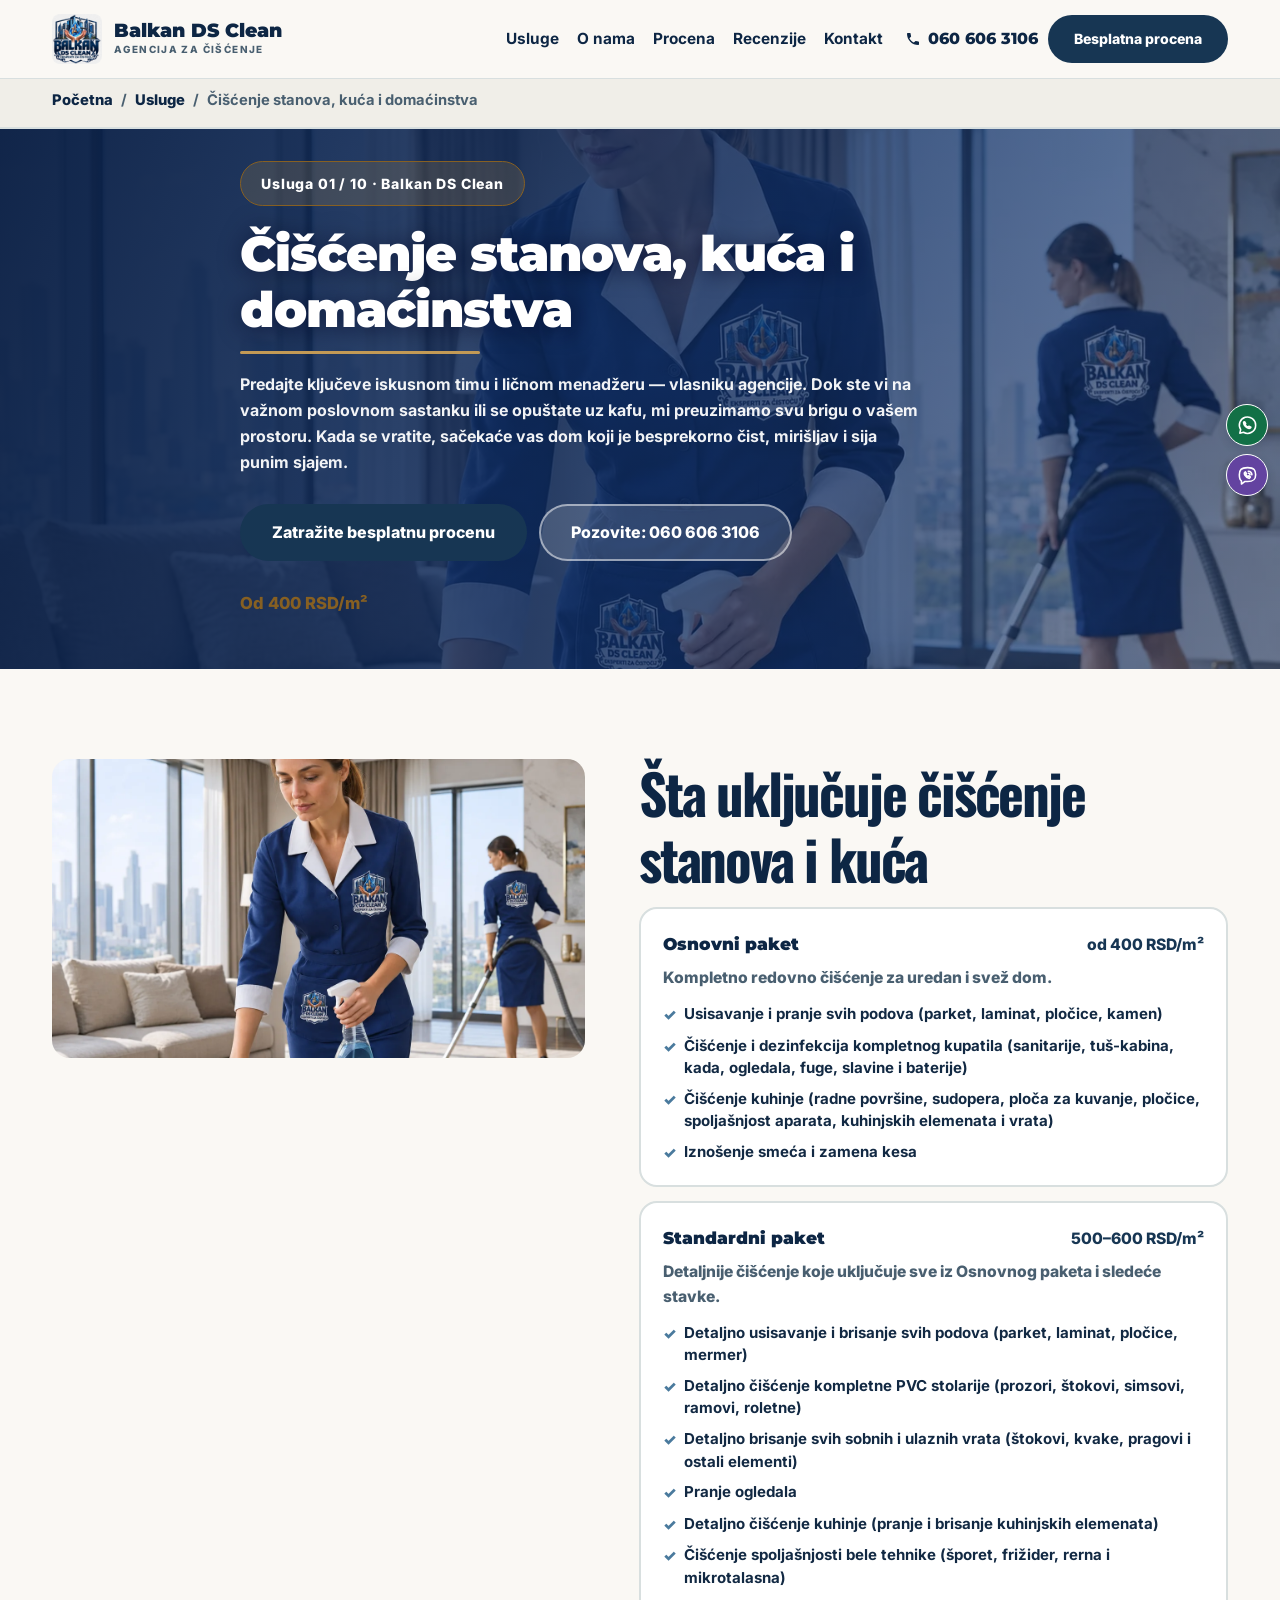
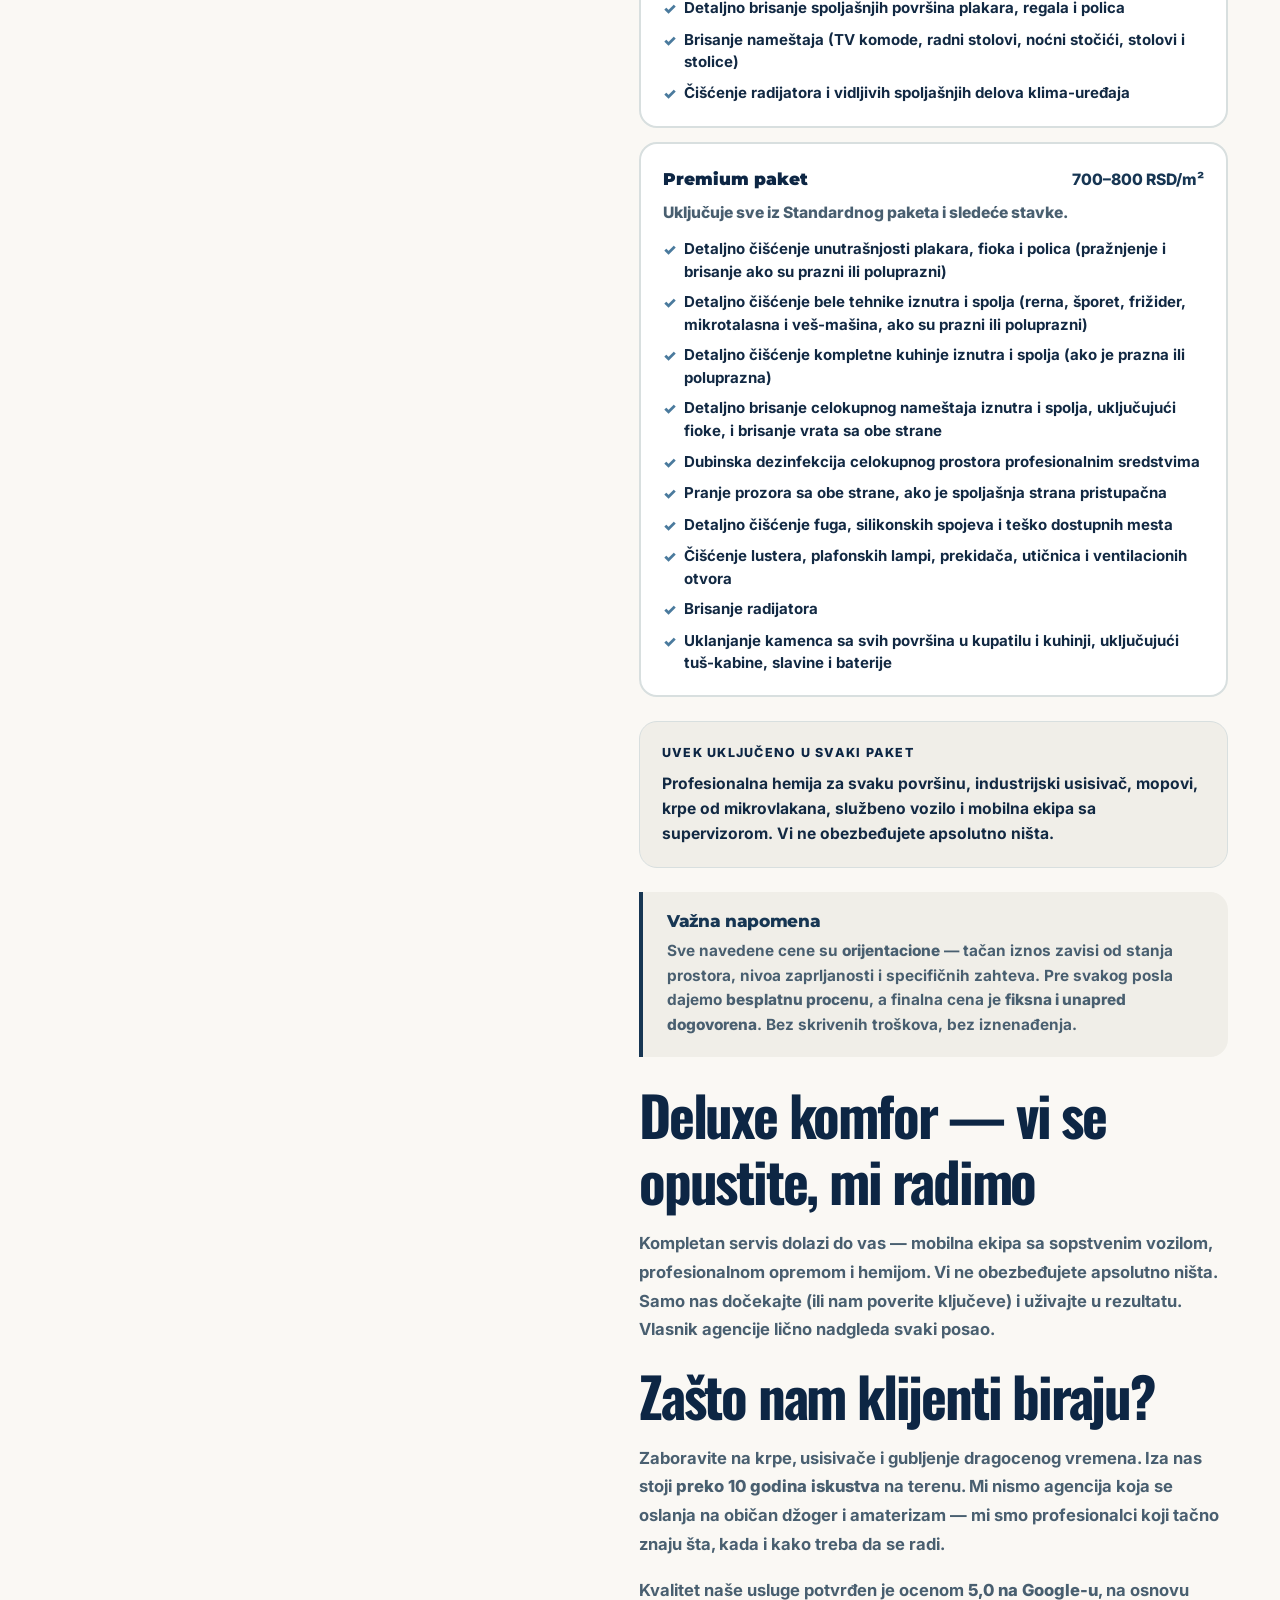
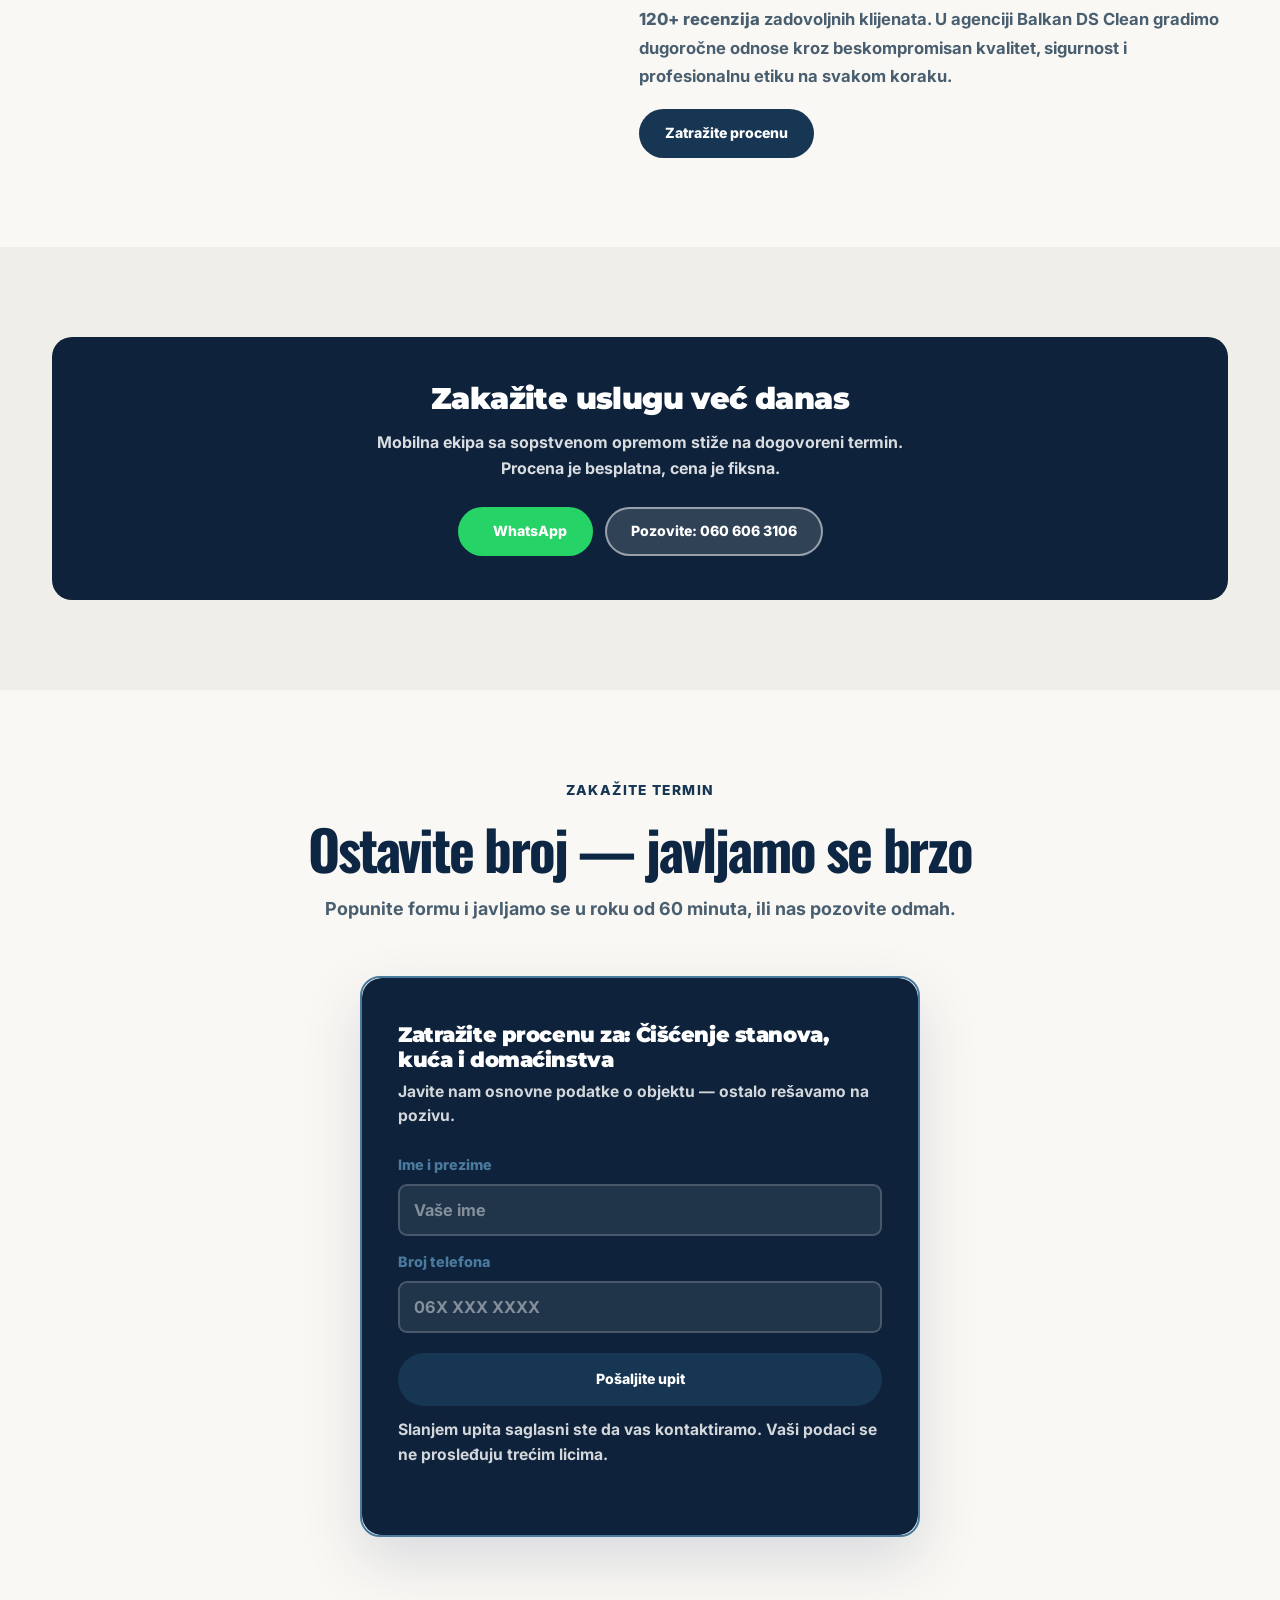
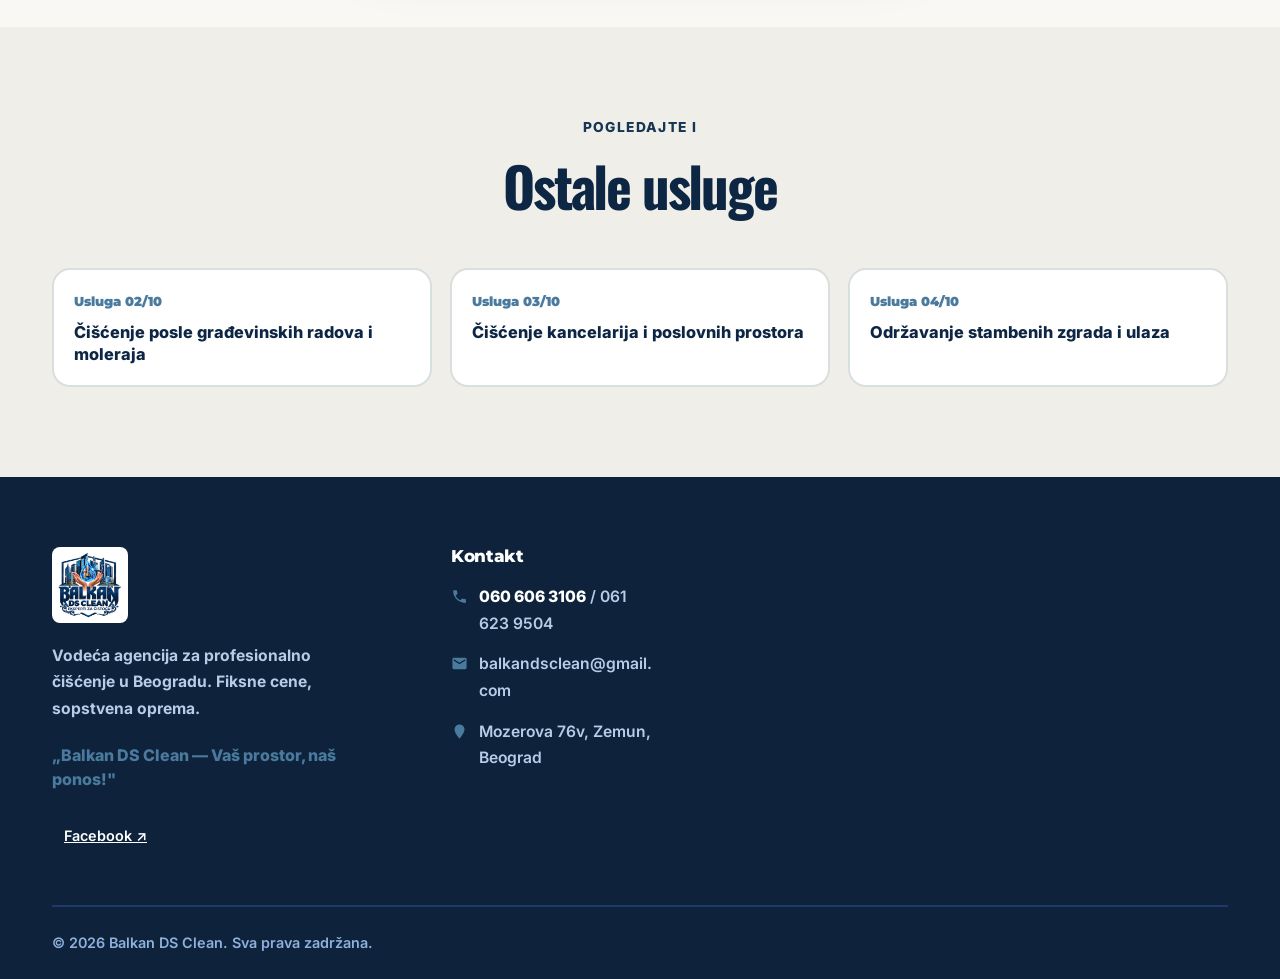
<file: usluge/ciscenje-stanova/index.html>
<!doctype html>
<html lang="sr-Latn"><head>
<meta charset="UTF-8">
<meta name="viewport" content="width=device-width, initial-scale=1.0">
<title>Čišćenje stanova, kuća i domaćinstva — Balkan DS Clean | Beograd</title>
<meta name="description" content="Profesionalno čišćenje stanova i kuća u Beogradu — osnovni, standardni i premium paket. Sopstvena oprema, mobilna ekipa. Besplatna procena.">
<link rel="canonical" href="https://ciscenjebalkan.rs/usluge/ciscenje-stanova/">
<meta name="robots" content="index, follow">
<meta property="og:title" content="Čišćenje stanova, kuća i domaćinstva — Balkan DS Clean">
<meta property="og:description" content="Profesionalno čišćenje stanova i kuća u Beogradu — osnovni, standardni i premium paket. Sopstvena oprema, mobilna ekipa. Besplatna procena.">
<meta property="og:url" content="https://ciscenjebalkan.rs/usluge/ciscenje-stanova/">
<meta property="og:type" content="website">
<meta property="og:image" content="https://ciscenjebalkan.rs/og-image.png">
<meta name="twitter:card" content="summary_large_image">
<meta name="theme-color" content="#122943">
<meta name="color-scheme" content="light only">
<link rel="preconnect" href="https://fonts.googleapis.com">
<link rel="preconnect" href="https://fonts.gstatic.com" crossorigin="">
<link href="https://fonts.googleapis.com/css2?family=Montserrat:wght@700;800;900&amp;family=Inter:wght@500;600;700;800&amp;display=swap&amp;subset=latin,latin-ext" rel="stylesheet">
<script type="application/ld+json">
{"@context":"https://schema.org","@type":"Service","serviceType":"Čišćenje stanova, kuća i domaćinstva","provider":{"@type":"HouseCleaningService","name":"Balkan DS Clean","telephone":"+381606063106","email":"balkandsclean@gmail.com"},"areaServed":{"@type":"City","name":"Beograd"},"url":"https://ciscenjebalkan.rs/usluge/ciscenje-stanova/","description":"Profesionalno čišćenje stanova i kuća u Beogradu — osnovni, standardni i premium paket. Sopstvena oprema, mobilna ekipa. Besplatna procena."}
</script>
<style>
:root{
  color-scheme: only light;
  --plava:#1A56A0;
  --plava-tamna:#0E2E5A;
  --plava-hover:#2366B8;
  --plava-svetla:#4C8DD6;
  --plava-bg:#EFF6FF;
  --plava-bg2:#DCE9F7;
  --tekst:#1A3D6E;
  --tekst-blagi:#3A6BA5;
  --bela:#FFFFFF;
  --linija:#B8D4F0;
  --zlato:#2E6FBB;
  --korall:#E8724C;
  --sadrzaj:1240px;
  --r:16px;
  --f-naslov:'Montserrat',system-ui,sans-serif;
  --f-tekst:'Inter',system-ui,-apple-system,sans-serif;
}
*{margin:0;padding:0;box-sizing:border-box}
html{scroll-behavior:smooth;background:#fff}
body{font-family:var(--f-tekst);color:var(--tekst);background:var(--bela);font-size:1.12rem;font-weight:600;line-height:1.7;-webkit-font-smoothing:antialiased;overflow-x:hidden}
img{max-width:100%;display:block}
a{color:inherit;text-decoration:none}
h1,h2,h3,h4{font-family:var(--f-naslov);color:var(--plava);line-height:1.16;letter-spacing:-.02em;font-weight:800}
.omot{max-width:var(--sadrzaj);margin:0 auto;padding:0 32px}
button{font:inherit;cursor:pointer}
strong,b{font-weight:800}

/* HEADER */
.glava{position:fixed;top:0;left:0;right:0;z-index:70;padding:10px 0;transition:background .25s,padding .25s,box-shadow .25s;background:linear-gradient(180deg,rgba(8,29,66,.6),rgba(8,29,66,0))}
.glava.pun{background:rgba(255,255,255,.98);backdrop-filter:blur(12px);padding:6px 0;box-shadow:0 1px 0 var(--linija)}
.glava .omot{display:flex;align-items:center;gap:22px;min-height:58px}
.logo{display:flex;align-items:center;gap:12px;flex-shrink:0}
.logo img{height:60px;width:auto;object-fit:contain;transition:height .25s;flex-shrink:0}
.glava.pun .logo img{height:50px}
.logo-ime{font-family:var(--f-naslov);font-weight:900;font-size:1.16rem;color:#fff;transition:color .25s;display:block;line-height:1.15}
.logo-pod{font-size:.62rem;letter-spacing:.14em;text-transform:uppercase;font-weight:800;color:rgba(255,255,255,.8);transition:color .25s;display:block}
.glava.pun .logo-ime{color:var(--plava)}
.glava.pun .logo-pod{color:var(--tekst-blagi)}
.meni{display:flex;gap:18px;margin-left:auto;align-items:center}
.meni a{font-size:.96rem;font-weight:700;color:rgba(255,255,255,.95);padding:6px 0;position:relative;transition:color .2s;white-space:nowrap}
.glava.pun .meni a{color:var(--tekst)}
.meni a::after{content:'';position:absolute;left:0;bottom:0;height:2px;width:0;background:var(--korall);transition:width .2s}
.meni a:hover::after{width:100%}
.glava-akcije{display:flex;align-items:center;gap:10px}
.tel-glava{font-family:var(--f-naslov);font-weight:800;font-size:.98rem;color:#fff;display:flex;align-items:center;gap:7px;white-space:nowrap;transition:color .25s}
.glava.pun .tel-glava{color:var(--plava)}
.tel-glava svg{width:16px;height:16px;fill:currentColor}
.dugme{display:inline-flex;align-items:center;justify-content:center;gap:9px;padding:14px 24px;border-radius:10px;font-weight:800;font-size:.96rem;border:2px solid transparent;cursor:pointer;transition:all .2s;white-space:nowrap;line-height:1.2}
.dugme-plava{background:var(--plava);color:#fff}
.dugme-plava:hover{background:var(--plava-hover);transform:translateY(-2px)}
.dugme-korall{background:var(--korall);color:#fff}
.dugme-korall:hover{background:#D4623D;transform:translateY(-2px)}
.dugme-obris{background:transparent;color:var(--plava);border-color:var(--linija)}
.dugme-obris:hover{border-color:var(--plava-svetla);background:var(--plava-bg)}
.dugme-providno{background:rgba(255,255,255,.14);color:#fff;border-color:rgba(255,255,255,.5)}
.dugme-providno:hover{background:rgba(255,255,255,.24)}
.dugme-wa{background:#25D366;color:#fff}
.dugme-wa:hover{background:#1FB955;transform:translateY(-2px)}
.burger{display:none;background:none;border:0;padding:8px;cursor:pointer}
.burger span{display:block;width:24px;height:3px;background:#fff;margin:5px 0;transition:.22s;border-radius:2px}
.glava.pun .burger span{background:var(--plava)}
.burger.aktivan span:nth-child(1){transform:translateY(8px) rotate(45deg)}
.burger.aktivan span:nth-child(2){opacity:0}
.burger.aktivan span:nth-child(3){transform:translateY(-8px) rotate(-45deg)}

/* HERO */
.hero{position:relative;min-height:96svh;display:flex;align-items:center;padding:150px 0 70px;overflow:hidden;background:var(--plava-tamna)}
.hero-slika{position:absolute;inset:0;z-index:1}
.hero-slika img{width:100%;height:100%;object-fit:cover}
.hero-slika::after{content:'';position:absolute;inset:0;background:linear-gradient(115deg,rgba(8,29,66,.95) 0%,rgba(13,42,92,.85) 45%,rgba(13,42,92,.55) 100%)}
.hero .omot{position:relative;z-index:6}
.hero-tekst{max-width:820px}
.nadnaslov{display:inline-flex;align-items:center;gap:10px;font-size:.9rem;font-weight:800;letter-spacing:.03em;color:#fff;background:rgba(217,164,65,.16);border:1.5px solid var(--zlato);padding:11px 20px;border-radius:100px;margin-bottom:24px}
.nadnaslov .zvezde{color:var(--zlato);font-size:1.15rem;letter-spacing:.05em}
.hero h1{font-weight:900;font-size:clamp(2.1rem,4.2vw,3.6rem);line-height:1.12;letter-spacing:-.02em;color:#fff;margin-bottom:22px;text-shadow:0 2px 24px rgba(0,10,30,.6)}
.hero h1 span{color:var(--plava-svetla)}
.hero-uvod{font-size:clamp(1.05rem,1.3vw,1.24rem);font-weight:600;color:rgba(255,255,255,.94);max-width:720px;margin-bottom:32px;line-height:1.62;text-shadow:0 1px 12px rgba(0,10,30,.5)}
.hero-akcije{display:flex;gap:12px;flex-wrap:wrap;margin-bottom:38px}
.hero-akcije .dugme{padding:18px 32px;font-size:1.04rem}
.pulsira{animation:pulsPad 2.2s ease-in-out infinite}
@keyframes pulsPad{0%,100%{box-shadow:0 0 0 0 rgba(232,114,76,.45)}50%{box-shadow:0 0 0 12px rgba(232,114,76,0)}}
.hero-poverenje{display:flex;flex-direction:column;gap:12px}
.hero-poverenje-red{display:flex;align-items:center;gap:11px;color:#fff;font-size:.98rem;font-weight:700}
.hero-poverenje-red svg{width:20px;height:20px;fill:var(--plava-svetla);flex-shrink:0}

/* TRAKA POVERENJA (velike zvezde) */
.poverenje{background:var(--plava-bg);padding:34px 0;border-bottom:2px solid var(--linija)}
.poverenje .omot{display:flex;align-items:center;justify-content:center;gap:22px;flex-wrap:wrap;text-align:center}
.pov-zvezde{font-size:2.6rem;color:var(--zlato);letter-spacing:.06em;line-height:1}
.pov-tekst{max-width:640px}
.pov-ocena{font-family:var(--f-naslov);font-weight:900;font-size:1.5rem;color:var(--plava);display:block;line-height:1.2}
.pov-poruka{font-size:1.06rem;font-weight:700;color:var(--tekst-blagi);line-height:1.5}

/* SEKCIJE */
.sekcija{padding:92px 0}
.sekcija-svetla{background:var(--plava-bg)}
.zaglavlje{max-width:780px;margin:0 auto 52px;text-align:center}
.oznaka{font-size:.86rem;font-weight:800;letter-spacing:.1em;color:var(--korall);margin-bottom:14px;display:block;text-transform:uppercase}
.zaglavlje h2{font-weight:900;font-size:clamp(1.9rem,3.1vw,2.7rem);margin-bottom:16px;line-height:1.14}
.zaglavlje p{color:var(--tekst-blagi);font-size:1.12rem;font-weight:600;line-height:1.6}

/* USLUGE */
.usluge-mreza{display:grid;grid-template-columns:repeat(4,1fr);gap:20px}
.usluga-karta{background:#fff;border:2px solid var(--linija);border-radius:var(--r);overflow:hidden;transition:border-color .25s,transform .25s,box-shadow .25s;display:flex;flex-direction:column}
.usluga-karta:hover{border-color:var(--plava-svetla);transform:translateY(-5px);box-shadow:0 22px 44px rgba(13,42,92,.14)}
.usluga-slika{aspect-ratio:16/10;position:relative;overflow:hidden;background:var(--plava-bg2)}
.usluga-slika img{width:100%;height:100%;object-fit:cover;transition:transform .5s}
.usluga-karta:hover .usluga-slika img{transform:scale(1.07)}
.usluga-ikona{position:absolute;left:12px;bottom:12px;width:44px;height:44px;border-radius:11px;background:rgba(255,255,255,.95);display:flex;align-items:center;justify-content:center;box-shadow:0 4px 12px rgba(8,29,66,.25)}
.usluga-ikona svg{width:24px;height:24px;fill:var(--plava)}
.usluga-sadrzaj{padding:20px 20px 22px;display:flex;flex-direction:column;flex:1}
.usluga-sadrzaj h3{font-weight:800;font-size:1.06rem;margin-bottom:8px;line-height:1.3}
.usluga-sadrzaj p{font-size:.94rem;color:var(--tekst-blagi);font-weight:600;line-height:1.5;margin-bottom:14px;flex:1}
.usluga-cena{font-weight:800;color:var(--plava);font-size:.96rem;padding-top:12px;border-top:1.5px solid var(--linija);margin-bottom:12px}
.usluga-vise{display:inline-flex;align-items:center;gap:6px;font-weight:800;font-size:.94rem;color:var(--korall)}
.usluga-karta:hover .usluga-vise{gap:10px}
.usluga-vise span{transition:transform .2s}

/* KALKULATOR + FORMA */
.kalk-wrap{display:grid;grid-template-columns:1.1fr .9fr;gap:0;background:#fff;border:2px solid var(--plava-svetla);border-radius:20px;overflow:hidden;box-shadow:0 24px 60px rgba(13,42,92,.14);max-width:1080px;margin:0 auto}
.kalk{padding:44px 40px;min-width:0}
.kalk h3{font-weight:900;font-size:1.44rem;margin-bottom:6px;overflow-wrap:break-word}
.kalk-uvod{color:var(--tekst-blagi);font-weight:600;margin-bottom:26px;font-size:1rem}
.kalk-red{display:grid;grid-template-columns:1fr 1fr;gap:18px;margin-bottom:22px}
.polje label{display:block;font-weight:800;font-size:.94rem;color:var(--plava);margin-bottom:8px}
.polje input,.polje select{width:100%;padding:15px;border:2px solid var(--linija);border-radius:10px;font-size:max(1.05rem,16px);font-weight:700;color:var(--tekst);background:#fff;transition:border-color .2s;-webkit-appearance:none;font-family:inherit}
.polje input:focus,.polje select:focus{outline:none;border-color:var(--plava-svetla)}
.kalk-rezultat{background:var(--plava-bg);border-radius:12px;padding:22px 24px;margin-bottom:20px}
.kalk-oznaka{font-size:.8rem;font-weight:800;letter-spacing:.08em;color:var(--tekst-blagi);display:block;margin-bottom:4px;text-transform:uppercase}
.kalk-iznos{font-family:var(--f-naslov);font-weight:900;font-size:2.3rem;color:var(--plava);line-height:1.1}
.kalk-popust{display:none;background:var(--zlato);color:#fff;font-weight:800;font-size:.82rem;padding:7px 12px;border-radius:6px;margin-top:8px}
.kalk-popust.vidi{display:inline-block}
.forma-sms{background:var(--plava-tamna);padding:44px 36px;color:#fff;min-width:0}
.forma-sms h3{color:#fff;font-weight:900;font-size:1.34rem;margin-bottom:8px}
.forma-sms>p{color:rgba(255,255,255,.82);font-weight:600;font-size:.98rem;margin-bottom:24px;line-height:1.55}
.fs-polje{margin-bottom:14px}
.fs-polje label{display:block;font-weight:800;font-size:.9rem;color:var(--plava-svetla);margin-bottom:7px}
.fs-polje input{width:100%;padding:14px;border-radius:9px;border:2px solid rgba(255,255,255,.18);background:rgba(255,255,255,.08);color:#fff;font-size:max(1.02rem,16px);font-weight:700;font-family:inherit}
.fs-polje input::placeholder{color:rgba(255,255,255,.45)}
.fs-polje input:focus{outline:none;border-color:var(--plava-svetla)}
.fs-submit{width:100%;margin-top:6px;padding:16px;justify-content:center}
.fs-nota{font-size:.82rem;color:rgba(255,255,255,.55);font-weight:500;margin-top:12px;line-height:1.5}

/* O NAMA */
.onama{display:grid;grid-template-columns:.9fr 1.1fr;gap:56px;align-items:center}
.onama-slika{position:relative;border-radius:20px;overflow:hidden;aspect-ratio:4/5}
.onama-slika img{width:100%;height:100%;object-fit:cover}
.onama-peckat{position:absolute;bottom:-16px;right:-16px;width:120px;height:120px;background:#fff;border-radius:50%;box-shadow:0 12px 34px rgba(13,42,92,.24);padding:8px;display:flex;align-items:center;justify-content:center}
.onama-peckat img{border-radius:50%}
.onama-tekst h2{font-weight:900;font-size:clamp(1.8rem,3vw,2.5rem);margin-bottom:10px;line-height:1.16}
.onama-slogan{color:var(--korall);font-weight:800;font-size:1.08rem;margin-bottom:22px;display:block;line-height:1.5}
.onama-tekst p{color:var(--tekst-blagi);font-weight:600;margin-bottom:18px;line-height:1.72}
.onama-tekst p b,.onama-tekst p strong{color:var(--plava);font-weight:800}
.onama-potpis{margin-top:26px;padding-top:22px;border-top:2px solid var(--linija);display:flex;align-items:center;gap:14px}
.onama-potpis-slovo{width:52px;height:52px;border-radius:50%;background:var(--plava);color:#fff;font-family:var(--f-naslov);font-weight:900;font-size:1.3rem;display:flex;align-items:center;justify-content:center;flex-shrink:0}
.onama-potpis-ime{font-weight:800;color:var(--plava);font-size:1.02rem;display:block}
.onama-potpis-tim{font-size:.92rem;font-weight:600;color:var(--tekst-blagi)}

/* GALERIJA */
.filteri{display:flex;gap:9px;justify-content:center;flex-wrap:wrap;margin-bottom:40px}
.filter{background:#fff;border:2px solid var(--linija);border-radius:100px;padding:11px 22px;font-size:.96rem;font-weight:800;color:var(--tekst-blagi);cursor:pointer;transition:all .2s}
.filter:hover{border-color:var(--plava-svetla);color:var(--plava)}
.filter.aktivan{background:var(--plava);border-color:var(--plava);color:#fff}
.galerija{display:grid;grid-template-columns:repeat(4,1fr);gap:14px}
.gs{position:relative;overflow:hidden;border-radius:var(--r);cursor:pointer;background:var(--plava-bg2);border:0;padding:0;display:block;aspect-ratio:4/3}
.gs img{width:100%;height:100%;object-fit:cover;transition:transform .5s}
.gs:hover img{transform:scale(1.08)}
.gs::after{content:'';position:absolute;inset:0;background:linear-gradient(to top,rgba(8,29,66,.72),transparent 58%);opacity:0;transition:opacity .3s}
.gs:hover::after{opacity:1}
.gs-oznaka{position:absolute;left:14px;bottom:13px;z-index:2;color:#fff;font-size:.9rem;font-weight:800;opacity:0;transform:translateY(8px);transition:all .3s}
.gs:hover .gs-oznaka{opacity:1;transform:none}
.gs.sakriven{display:none}
.svetlo{position:fixed;inset:0;z-index:200;background:rgba(5,18,42,.96);display:none;align-items:center;justify-content:center;padding:24px}
.svetlo.otvoreno{display:flex}
.svetlo img{max-width:92vw;max-height:82vh;object-fit:contain;border-radius:8px}
.svetlo-x,.svetlo-nazad,.svetlo-napred{position:absolute;background:rgba(255,255,255,.14);border:0;width:50px;height:50px;border-radius:50%;cursor:pointer;display:flex;align-items:center;justify-content:center;transition:background .2s}
.svetlo-x:hover,.svetlo-nazad:hover,.svetlo-napred:hover{background:var(--plava-svetla)}
.svetlo-x{top:22px;right:22px}
.svetlo-nazad{left:22px;top:50%;transform:translateY(-50%)}
.svetlo-napred{right:22px;top:50%;transform:translateY(-50%)}
.svetlo svg{width:22px;height:22px;fill:#fff}
.svetlo-info{position:absolute;left:0;right:0;bottom:22px;text-align:center;color:rgba(255,255,255,.9);font-size:.96rem;font-weight:700;padding:0 70px}

/* RECENZIJE SLAJDER */
.gugl-traka{display:flex;align-items:center;justify-content:center;gap:14px;margin-bottom:40px;flex-wrap:wrap}
.gugl-kutija{display:flex;align-items:center;gap:13px;background:#fff;border:2px solid var(--linija);border-radius:100px;padding:12px 24px}
.gugl-kutija svg{width:24px;height:24px;flex-shrink:0}
.gugl-ocena{font-family:var(--f-naslov);font-weight:900;font-size:1.34rem;color:var(--plava)}
.zvezde-r{color:var(--zlato);letter-spacing:.08em}
.gugl-tekst{font-size:.96rem;font-weight:700;color:var(--tekst-blagi)}
.slajder{position:relative;max-width:1100px;margin:0 auto;overflow:hidden}
.slajder-traka{display:flex;transition:transform .5s ease}
.rec-slajd{min-width:100%;display:grid;grid-template-columns:repeat(3,1fr);gap:20px;padding:4px}
.recenzija{background:#fff;border:2px solid var(--linija);border-radius:var(--r);padding:28px 24px;display:flex;flex-direction:column}
.recenzija .zvezde-r{font-size:1.05rem;margin-bottom:14px;display:block}
.recenzija p{font-size:.98rem;font-weight:600;color:var(--tekst);line-height:1.62;flex:1;margin-bottom:20px}
.recenzija footer{display:flex;align-items:center;gap:12px;padding-top:16px;border-top:1.5px solid var(--linija)}
.avatar{width:44px;height:44px;border-radius:50%;background:var(--plava-bg2);display:flex;align-items:center;justify-content:center;font-family:var(--f-naslov);font-weight:900;color:var(--plava);font-size:1rem;flex-shrink:0}
.rec-ime{font-weight:800;font-size:.98rem;color:var(--plava);line-height:1.3;display:block}
.rec-tip{font-size:.86rem;font-weight:600;color:var(--tekst-blagi);display:block}
.slajder-kontrole{display:flex;align-items:center;justify-content:center;gap:16px;margin-top:32px}
.slajder-dugme{width:48px;height:48px;border-radius:50%;background:#fff;border:2px solid var(--linija);cursor:pointer;display:flex;align-items:center;justify-content:center;transition:all .2s}
.slajder-dugme:hover{border-color:var(--plava);background:var(--plava)}
.slajder-dugme:hover svg{fill:#fff}
.slajder-dugme svg{width:20px;height:20px;fill:var(--plava)}
.slajder-tacke{display:flex;gap:8px}
.slajder-tacka{width:10px;height:10px;border-radius:50%;background:var(--linija);border:0;cursor:pointer;transition:all .2s;padding:0}
.slajder-tacka.aktivna{background:var(--plava);width:28px;border-radius:5px}

/* FAQ */
.faq{max-width:820px;margin:0 auto}
.faq-stavka{border-bottom:2px solid var(--linija)}
.faq-pitanje{width:100%;background:none;border:0;padding:22px 4px;display:flex;align-items:center;justify-content:space-between;gap:20px;text-align:left;font-family:var(--f-naslov);font-weight:800;font-size:1.08rem;color:var(--plava)}
.faq-ikona{width:22px;height:22px;flex-shrink:0;position:relative;transition:transform .3s}
.faq-ikona::before,.faq-ikona::after{content:'';position:absolute;background:var(--plava);border-radius:2px;transition:.25s}
.faq-ikona::before{width:16px;height:3px;top:50%;left:50%;transform:translate(-50%,-50%)}
.faq-ikona::after{width:3px;height:16px;top:50%;left:50%;transform:translate(-50%,-50%)}
.faq-stavka.otvoren .faq-ikona::after{transform:translate(-50%,-50%) rotate(90deg);opacity:0}
.faq-odgovor{max-height:0;overflow:hidden;transition:max-height .35s ease}
.faq-odgovor p{padding:0 4px 22px;color:var(--tekst-blagi);font-weight:600;font-size:1rem;line-height:1.62;max-width:720px}
.faq-stavka.otvoren .faq-odgovor{max-height:360px}

/* OPSTINE */
.opstine{position:relative;min-height:360px;display:flex;align-items:center;overflow:hidden;background:var(--plava-tamna)}
.opstine>img{position:absolute;inset:0;width:100%;height:100%;object-fit:cover;z-index:1}
.opstine::after{content:'';position:absolute;inset:0;z-index:2;background:linear-gradient(110deg,rgba(8,29,66,.92) 0%,rgba(13,42,92,.78) 55%,rgba(13,42,92,.55) 100%)}
.opstine .omot{position:relative;z-index:3}
.opstine-tekst{max-width:820px;margin:0 auto;text-align:center}
.opstine h2{font-weight:900;font-size:clamp(1.6rem,2.6vw,2.2rem);color:#fff;margin-bottom:14px;line-height:1.2}
.opstine-uvod{color:rgba(255,255,255,.9);font-weight:600;font-size:1.06rem;margin-bottom:24px}
.opstine-lista{display:flex;flex-wrap:wrap;gap:9px;justify-content:center}
.opstina{background:rgba(255,255,255,.1);border:1.5px solid rgba(255,255,255,.22);color:#fff;font-size:.9rem;font-weight:700;padding:9px 17px;border-radius:100px}

/* FOOTER */
.podnozje{background:var(--plava-tamna);color:#B8CCE8;padding:70px 0 0;font-size:1rem;font-weight:600}
.podnozje-mreza{display:grid;grid-template-columns:1.7fr 1fr 1fr 1.3fr;gap:44px;padding-bottom:48px}
.podnozje-mreza>div{min-width:0}
.podnozje .logo img{height:70px;width:auto;object-fit:contain}
.podnozje-o{margin:20px 0;max-width:320px;line-height:1.7;font-size:.98rem}
.podnozje-slogan{color:var(--plava-svetla);font-weight:800;font-size:1rem;margin-bottom:24px;display:block;max-width:320px;line-height:1.5}
.soc-naslov{font-size:.76rem;font-weight:800;letter-spacing:.12em;color:#8FB0DC;margin-bottom:11px;display:block;text-transform:uppercase}
.socijalne{display:flex;gap:9px;margin-bottom:22px;flex-wrap:wrap}
.soc{width:46px;height:46px;border-radius:11px;display:flex;align-items:center;justify-content:center;transition:transform .2s,opacity .2s}
.soc:hover{transform:translateY(-3px);opacity:.9}
.soc svg{width:22px;height:22px;fill:#fff}
.soc-tel{background:var(--plava)}
.soc-mejl{background:var(--plava-hover)}
.soc-wa{background:#25D366}
.soc-viber{background:#7360F2}
.podnozje h4{color:#fff;font-size:1.04rem;margin-bottom:18px;font-weight:800}
.podnozje ul{list-style:none;display:flex;flex-direction:column;gap:11px}
.podnozje ul a{font-size:.98rem;font-weight:600;transition:color .2s}
.podnozje ul a:hover{color:var(--plava-svetla)}
.kontakt-red{display:flex;gap:11px;margin-bottom:14px;align-items:flex-start;font-size:.98rem;font-weight:600;overflow-wrap:anywhere;min-width:0}
.kontakt-red svg{width:17px;height:17px;fill:var(--plava-svetla);flex-shrink:0;margin-top:4px}
.kontakt-red a:hover{color:#fff}
.kontakt-red b{color:#fff;font-weight:800}
.pravno{border-top:2px solid #1D3A6E;padding:24px 0;display:flex;justify-content:space-between;gap:20px;flex-wrap:wrap;font-size:.9rem;font-weight:600;color:#8FB0DC}
.pravno-agencija{display:block;margin-top:6px;color:#6B8CBE}

/* MOBILNA TRAKA */
.mob-traka{position:fixed;bottom:0;left:0;right:0;z-index:80;background:#fff;border-top:2px solid var(--linija);box-shadow:0 -6px 22px rgba(13,42,92,.16);display:none;padding:9px 10px calc(9px + env(safe-area-inset-bottom));gap:8px}
.mob-traka a{flex:1;display:flex;flex-direction:column;align-items:center;justify-content:center;gap:3px;padding:10px 4px;border-radius:9px;font-size:.76rem;font-weight:800;color:#fff;text-align:center;line-height:1.2}
.mob-traka svg{width:20px;height:20px;fill:#fff}
.mt-tel{background:var(--plava)}
.mt-wa{background:#25D366}
.mt-zakazi{background:var(--korall)}

.otkrij{opacity:0;transform:translateY(22px);transition:opacity .6s ease,transform .6s ease}
.otkrij.vidljivo{opacity:1;transform:none}
:focus-visible{outline:3px solid var(--plava-svetla);outline-offset:3px;border-radius:4px}

@media (prefers-reduced-motion:reduce){
  *{animation:none!important;transition:none!important}
  .otkrij{opacity:1;transform:none}
  html{scroll-behavior:auto}
}

@media (max-width:1180px){
  .usluge-mreza{grid-template-columns:repeat(3,1fr)}
  .galerija{grid-template-columns:repeat(3,1fr)}
  .podnozje-mreza{grid-template-columns:1fr 1fr;gap:36px}
  .kalk-wrap{grid-template-columns:1fr}
  .rec-slajd{grid-template-columns:1fr}
  .onama{grid-template-columns:1fr;gap:40px}
  .onama-slika{max-width:420px;margin:0 auto;width:100%}
}
@media (max-width:940px){
  .meni,.tel-glava,.glava-akcije .dugme{display:none}
  .burger{display:block;margin-left:auto}
  .meni.otvoren{display:flex;flex-direction:column;position:absolute;top:100%;left:0;right:0;background:#fff;padding:20px 32px 28px;gap:2px;border-bottom:2px solid var(--linija);box-shadow:0 16px 34px rgba(13,42,92,.16);align-items:stretch}
  .meni.otvoren a{color:var(--tekst);padding:14px 0;border-bottom:1.5px solid var(--linija);font-size:1.06rem}
  .meni.otvoren a::after{display:none}
  .hero{padding:112px 0 54px;min-height:auto}
  .usluge-mreza{grid-template-columns:repeat(2,1fr)}
  .galerija{grid-template-columns:repeat(2,1fr)}
  .sekcija{padding:60px 0}
  .kalk{padding:32px 26px}
  .forma-sms{padding:32px 26px}
  .kalk-red{grid-template-columns:1fr;gap:16px}
  .opstine{min-height:300px}
  .mob-traka{display:flex}
  body{padding-bottom:78px}
  .pov-zvezde{font-size:2rem}
}
@media (max-width:700px){
  .omot{padding:0 18px}
  .usluge-mreza{grid-template-columns:1fr}
  .galerija{grid-template-columns:1fr}
  .podnozje-mreza{grid-template-columns:1fr;gap:30px}
  .filteri{gap:7px;margin-bottom:26px}
  .filter{padding:9px 15px;font-size:.9rem}
  .kalk-iznos{font-size:2rem}
  .mob-traka a{font-size:.68rem}
  .onama-peckat{width:92px;height:92px;bottom:-12px;right:-12px}
  .hero h1{font-size:clamp(1.9rem,7vw,2.4rem)}
  .pov-zvezde{font-size:1.7rem}
  .poverenje .omot{gap:14px}
}

/* PODSTRANICA - extra */
.breadcrumb{padding:14px 0;margin-top:74px;font-size:.92rem;font-weight:700;color:var(--tekst-blagi);background:var(--plava-bg);border-bottom:2px solid var(--linija)}
.breadcrumb .omot{display:flex;align-items:center;gap:8px;flex-wrap:wrap}
.breadcrumb a{color:var(--plava);font-weight:800}
.breadcrumb a:hover{text-decoration:underline}
.breadcrumb span{color:var(--tekst-blagi)}

.usluga-hero{position:relative;min-height:60svh;display:flex;align-items:center;padding:30px 0 50px;overflow:hidden;background:var(--plava-tamna)}
.usluga-hero-slika{position:absolute;inset:0;z-index:1}
.usluga-hero-slika img{width:100%;height:100%;object-fit:cover}
.usluga-hero-slika::after{content:'';position:absolute;inset:0;background:linear-gradient(110deg,rgba(8,29,66,.96) 0%,rgba(13,42,92,.82) 48%,rgba(13,42,92,.5) 100%)}
.usluga-hero .omot{position:relative;z-index:6}
.usluga-hero-tekst{max-width:800px}
.usluga-broj-veliki{display:inline-flex;align-items:center;gap:10px;font-size:.88rem;font-weight:800;letter-spacing:.06em;color:#fff;background:rgba(217,164,65,.16);border:1.5px solid var(--zlato);padding:10px 20px;border-radius:100px;margin-bottom:20px}
.usluga-hero h1{font-weight:900;font-size:clamp(2rem,3.8vw,3.1rem);line-height:1.14;color:#fff;margin-bottom:18px;text-shadow:0 2px 22px rgba(0,10,40,.6)}
.usluga-hero-uvod{font-size:clamp(1rem,1.2vw,1.18rem);font-weight:600;color:rgba(255,255,255,.94);max-width:680px;margin-bottom:28px;line-height:1.62}
.usluga-hero-akcije{display:flex;gap:12px;flex-wrap:wrap;margin-bottom:10px}
.usluga-hero-akcije .dugme{padding:17px 30px;font-size:1rem}
.usluga-hero-cena{display:inline-block;margin-top:18px;color:var(--zlato);font-weight:800;font-size:1.04rem}

.detalji-wrap{display:grid;grid-template-columns:.95fr 1.05fr;gap:54px;align-items:start}
.detalji-slika{border-radius:18px;overflow:hidden;aspect-ratio:16/9}
.detalji-slika img{width:100%;height:100%;object-fit:cover}
.detalji-tekst h2{font-weight:900;font-size:clamp(1.6rem,2.5vw,2.1rem);margin-bottom:16px;line-height:1.2}
.detalji-tekst>p{color:var(--tekst-blagi);font-weight:600;margin-bottom:18px;line-height:1.72;font-size:1.04rem}

.paketi-lista{display:flex;flex-direction:column;gap:14px;margin-bottom:24px}
.paket{background:#fff;border:2px solid var(--linija);border-radius:var(--r);padding:20px 22px;transition:border-color .2s}
.paket:hover{border-color:var(--plava-svetla)}
.paket-vrh{display:flex;align-items:baseline;justify-content:space-between;gap:12px;margin-bottom:8px;flex-wrap:wrap}
.paket-naziv{font-family:var(--f-naslov);font-weight:900;font-size:1.08rem;color:var(--plava)}
.paket-cena{font-weight:800;color:var(--korall);font-size:.98rem;white-space:nowrap}
.paket-opis{color:var(--tekst-blagi);font-weight:600;font-size:.98rem;line-height:1.58;margin-bottom:12px}
.paket-stavke{list-style:none;display:flex;flex-direction:column;gap:8px;padding:0;margin:0}
.paket-stavke li{display:flex;align-items:flex-start;gap:8px;font-size:.94rem;font-weight:600;color:var(--tekst);line-height:1.5}
.paket-stavke li::before{content:'✓';color:var(--plava-svetla);font-weight:900;flex-shrink:0;margin-top:1px}
.vazna-napomena{background:var(--plava-bg);border-left:4px solid var(--korall);border-radius:0 var(--r) var(--r) 0;padding:20px 24px;margin:24px 0}
.vazna-napomena h3{font-size:1.05rem;color:var(--korall);margin-bottom:8px}
.vazna-napomena p{font-size:.96rem;color:var(--tekst-blagi);line-height:1.6}

.uvek-ukljuceno{background:var(--plava-bg);border-radius:var(--r);padding:20px 22px;margin-bottom:22px;border:1.5px solid var(--linija)}
.uu-oznaka{font-size:.78rem;font-weight:800;letter-spacing:.1em;color:var(--plava);display:block;margin-bottom:8px;text-transform:uppercase}
.uvek-ukljuceno p{color:var(--tekst);font-weight:600;font-size:.98rem;line-height:1.6;margin:0}

.kvacice{list-style:none;display:flex;flex-direction:column;gap:11px;margin-bottom:26px}
.kvacice li{display:flex;align-items:flex-start;gap:10px;font-size:1rem;font-weight:600;color:var(--tekst);line-height:1.52}
.kvacice .chk{color:var(--plava-svetla);font-weight:900;flex-shrink:0;font-size:1.1rem}

.mini-cta{background:var(--plava-tamna);border-radius:20px;padding:44px;text-align:center;color:#fff}
.mini-cta h2{color:#fff;font-weight:900;font-size:clamp(1.4rem,2.4vw,1.9rem);margin-bottom:14px}
.mini-cta p{color:rgba(255,255,255,.84);font-weight:600;max-width:560px;margin:0 auto 26px;line-height:1.6}
.mini-cta-akcije{display:flex;gap:12px;justify-content:center;flex-wrap:wrap}

.srodne{display:grid;grid-template-columns:repeat(3,1fr);gap:18px}
.srodna{background:#fff;border:2px solid var(--linija);border-radius:var(--r);padding:20px;transition:border-color .25s,transform .25s;display:block}
.srodna:hover{border-color:var(--plava-svetla);transform:translateY(-3px)}
.srodna-br{font-family:var(--f-naslov);font-weight:900;color:var(--plava-svetla);font-size:.84rem;display:block;margin-bottom:8px}
.srodna-naziv{font-weight:800;color:var(--plava);font-size:1.02rem;line-height:1.35;display:block}

@media(max-width:940px){
  .detalji-wrap{grid-template-columns:1fr;gap:32px}
  .srodne{grid-template-columns:1fr}
  .mini-cta{padding:30px 22px}
  .usluga-hero{padding:20px 0 36px;min-height:auto}
}

</style>
<link rel="icon" href="../../assets/favicon.svg" type="image/svg+xml"><link rel="stylesheet" href="../../polish.css?v=readability"><script defer src="../../experience.js"></script><noscript><style>.otkrij{opacity:1!important;transform:none!important}</style></noscript></head>
<body>
<a class="skip-link" href="#main">Pređite na sadržaj</a><header class="glava" id="glava">
  <div class="omot">
    <a class="logo" href="../../"><picture><img src="../../assets/logo.jpg" alt="Balkan DS Clean" width="64" height="64"></picture><span><span class="logo-ime">Balkan DS Clean</span><span class="logo-pod">Agencija za čišćenje</span></span></a>
    <nav class="meni" id="meni"><a href="../../#usluge">Usluge</a><a href="../../#onama">O nama</a><a href="../../#procena">Procena</a><a href="../../#recenzije">Recenzije</a><a href="../../#kontakt">Kontakt</a></nav>
    <div class="glava-akcije"><a href="tel:+381606063106" class="tel-glava"><svg viewbox="0 0 24 24" aria-hidden="true"><path d="M6.6 10.8c1.4 2.8 3.8 5.1 6.6 6.6l2.2-2.2c.3-.3.7-.4 1-.2 1.1.4 2.4.6 3.6.6.6 0 1 .4 1 1V20c0 .6-.4 1-1 1-9.4 0-17-7.6-17-17 0-.6.4-1 1-1h3.5c.6 0 1 .4 1 1 0 1.3.2 2.5.6 3.6.1.4 0 .8-.2 1l-2.3 2.2z"></path></svg> 060 606 3106</a><a class="dugme dugme-korall" href="../../#procena">Besplatna procena</a></div>
    <button class="burger" id="burger" aria-label="Meni" aria-expanded="false"><span></span><span></span><span></span></button>
  </div>
</header>
<main id="main"><div class="breadcrumb"><div class="omot"><a href="../../">Početna</a> <span>/</span> <a href="../../#usluge">Usluge</a> <span>/</span> Čišćenje stanova, kuća i domaćinstva</div></div>
<section class="usluga-hero">
  <div class="usluga-hero-slika" aria-hidden="true"><img src="../../assets/detail-1.webp" alt="" fetchpriority="high"></div>
  <div class="omot"><div class="usluga-hero-tekst">
    <span class="usluga-broj-veliki">Usluga 01 / 10 · Balkan DS Clean</span>
    <h1>Čišćenje stanova, kuća i domaćinstva</h1>
    <p class="usluga-hero-uvod">Predajte ključeve iskusnom timu i ličnom menadžeru — vlasniku agencije. Dok ste vi na važnom poslovnom sastanku ili se opuštate uz kafu, mi preuzimamo svu brigu o vašem prostoru. Kada se vratite, sačekaće vas dom koji je besprekorno čist, mirišljav i sija punim sjajem.</p>
    <div class="usluga-hero-akcije"><a href="#zakazi" class="dugme dugme-korall">Zatražite besplatnu procenu</a><a href="tel:+381606063106" class="dugme dugme-providno">Pozovite: 060 606 3106</a></div>
    <span class="usluga-hero-cena">Od 400 RSD/m²</span>
  </div></div>
</section>
<section class="sekcija" id="detalji"><div class="omot"><div class="detalji-wrap">
  <div class="detalji-slika otkrij"><img src="../../assets/service-1.webp" width="1280" height="720" decoding="async" alt="Balkan DS Clean — Čišćenje stanova, kuća i domaćinstva" loading="lazy"></div>
  <div class="detalji-tekst otkrij">
        <h2>Šta uključuje čišćenje stanova i kuća</h2>
        <div class="paketi-lista">
          <div class="paket">
            <div class="paket-vrh"><span class="paket-naziv">Osnovni paket</span><span class="paket-cena">od 400 RSD/m²</span></div>
            <p class="paket-opis"><b>Kompletno redovno čišćenje za uredan i svež dom.</b></p>
            <ul class="paket-stavke">
              <li>Usisavanje i pranje svih podova (parket, laminat, pločice, kamen)</li>
              <li>Čišćenje i dezinfekcija kompletnog kupatila (sanitarije, tuš-kabina, kada, ogledala, fuge, slavine i baterije)</li>
              <li>Čišćenje kuhinje (radne površine, sudopera, ploča za kuvanje, pločice, spoljašnjost aparata, kuhinjskih elemenata i vrata)</li>
              <li>Iznošenje smeća i zamena kesa</li>
            </ul>
          </div>
          <div class="paket">
            <div class="paket-vrh"><span class="paket-naziv">Standardni paket</span><span class="paket-cena">500–600 RSD/m²</span></div>
            <p class="paket-opis"><b>Detaljnije čišćenje koje uključuje sve iz Osnovnog paketa i sledeće stavke.</b></p>
            <ul class="paket-stavke">
              <li>Detaljno usisavanje i brisanje svih podova (parket, laminat, pločice, mermer)</li>
              <li>Detaljno čišćenje kompletne PVC stolarije (prozori, štokovi, simsovi, ramovi, roletne)</li>
              <li>Detaljno brisanje svih sobnih i ulaznih vrata (štokovi, kvake, pragovi i ostali elementi)</li>
              <li>Pranje ogledala</li>
              <li>Detaljno čišćenje kuhinje (pranje i brisanje kuhinjskih elemenata)</li>
              <li>Čišćenje spoljašnjosti bele tehnike (šporet, frižider, rerna i mikrotalasna)</li>
              <li>Detaljno brisanje spoljašnjih površina plakara, regala i polica</li>
              <li>Brisanje nameštaja (TV komode, radni stolovi, noćni stočići, stolovi i stolice)</li>
              <li>Čišćenje radijatora i vidljivih spoljašnjih delova klima-uređaja</li>
            </ul>
          </div>
          <div class="paket">
            <div class="paket-vrh"><span class="paket-naziv">Premium paket</span><span class="paket-cena">700–800 RSD/m²</span></div>
            <p class="paket-opis"><b>Uključuje sve iz Standardnog paketa i sledeće stavke.</b></p>
            <ul class="paket-stavke">
              <li>Detaljno čišćenje unutrašnjosti plakara, fioka i polica (pražnjenje i brisanje ako su prazni ili poluprazni)</li>
              <li>Detaljno čišćenje bele tehnike iznutra i spolja (rerna, šporet, frižider, mikrotalasna i veš-mašina, ako su prazni ili poluprazni)</li>
              <li>Detaljno čišćenje kompletne kuhinje iznutra i spolja (ako je prazna ili poluprazna)</li>
              <li>Detaljno brisanje celokupnog nameštaja iznutra i spolja, uključujući fioke, i brisanje vrata sa obe strane</li>
              <li>Dubinska dezinfekcija celokupnog prostora profesionalnim sredstvima</li>
              <li>Pranje prozora sa obe strane, ako je spoljašnja strana pristupačna</li>
              <li>Detaljno čišćenje fuga, silikonskih spojeva i teško dostupnih mesta</li>
              <li>Čišćenje lustera, plafonskih lampi, prekidača, utičnica i ventilacionih otvora</li>
              <li>Brisanje radijatora</li>
              <li>Uklanjanje kamenca sa svih površina u kupatilu i kuhinji, uključujući tuš-kabine, slavine i baterije</li>
            </ul>
          </div>
        </div>

        <div class="uvek-ukljuceno"><span class="uu-oznaka">Uvek uključeno u svaki paket</span><p>Profesionalna hemija za svaku površinu, industrijski usisivač, mopovi, krpe od mikrovlakana, službeno vozilo i mobilna ekipa sa supervizorom. Vi ne obezbeđujete apsolutno ništa.</p></div>

        <div class="vazna-napomena">
          <h3>Važna napomena</h3>
          <p>Sve navedene cene su <b>orijentacione</b> — tačan iznos zavisi od stanja prostora, nivoa zaprljanosti i specifičnih zahteva. Pre svakog posla dajemo <b>besplatnu procenu</b>, a finalna cena je <b>fiksna i unapred dogovorena</b>. Bez skrivenih troškova, bez iznenađenja.</p>
        </div>

        <h2>Deluxe komfor — vi se opustite, mi radimo</h2>
        <p>Kompletan servis dolazi do vas — mobilna ekipa sa sopstvenim vozilom, profesionalnom opremom i hemijom. Vi ne obezbeđujete apsolutno ništa. Samo nas dočekajte (ili nam poverite ključeve) i uživajte u rezultatu. Vlasnik agencije lično nadgleda svaki posao.</p>

        <h2>Zašto nam klijenti biraju?</h2>
        <p>Zaboravite na krpe, usisivače i gubljenje dragocenog vremena. Iza nas stoji <b>preko 10 godina iskustva</b> na terenu. Mi nismo agencija koja se oslanja na običan džoger i amaterizam — mi smo profesionalci koji tačno znaju šta, kada i kako treba da se radi.</p>
        <p>Kvalitet naše usluge potvrđen je ocenom <b>5,0 na Google-u</b>, na osnovu <b>120+ recenzija</b> zadovoljnih klijenata. U agenciji Balkan DS Clean gradimo dugoročne odnose kroz beskompromisan kvalitet, sigurnost i profesionalnu etiku na svakom koraku.</p>
     
    <a href="#zakazi" class="dugme dugme-korall">Zatražite procenu</a>
  </div>
</div></div></section>
<section class="sekcija sekcija-svetla"><div class="omot"><div class="mini-cta otkrij">
  <h2>Zakažite uslugu već danas</h2>
  <p>Mobilna ekipa sa sopstvenom opremom stiže na dogovoreni termin. Procena je besplatna, cena je fiksna.</p>
  <div class="mini-cta-akcije"><a href="https://wa.me/381606063106" target="_blank" rel="noopener noreferrer" class="dugme dugme-wa"><svg viewbox="0 0 24 24" aria-hidden="true"><path d="M12 2C6.48 2 2 6.48 2 12c0 1.85.5 3.58 1.38 5.07L2 22l5.07-1.33A9.94 9.94 0 0012 22c5.52 0 10-4.48 10-10S17.52 2 12 2zm5.2 14.2c-.22.62-1.28 1.18-1.77 1.24-.45.06-1.02.08-1.65-.1-.38-.11-.87-.28-1.5-.55-2.64-1.14-4.36-3.8-4.5-3.98-.13-.18-1.08-1.44-1.08-2.74 0-1.3.68-1.94.92-2.2.24-.26.52-.33.7-.33.18 0 .35 0 .5.01.16.01.38-.06.6.46.22.53.75 1.83.82 1.96.07.13.11.29.02.47-.09.18-.14.29-.27.45-.13.16-.28.35-.4.47-.13.13-.27.27-.12.53.15.26.68 1.12 1.46 1.82 1 .9 1.85 1.17 2.11 1.31.26.13.41.11.56-.06.16-.18.65-.75.82-1.01.18-.26.36-.21.6-.13.24.09 1.53.72 1.79.85.26.13.44.2.5.31.06.11.06.65-.16 1.27z"></path></svg> WhatsApp</a><a href="tel:+381606063106" class="dugme dugme-providno">Pozovite: 060 606 3106</a></div>
</div></div></section>
<section class="sekcija" id="zakazi"><div class="omot">
  <div class="zaglavlje otkrij"><span class="oznaka">Zakažite termin</span><h2>Ostavite broj — javljamo se brzo</h2><p>Popunite formu i javljamo se u roku od 60 minuta, ili nas pozovite odmah.</p></div>
  <div class="kalk-wrap otkrij" style="grid-template-columns:1fr;max-width:560px">
    <div class="forma-sms" style="border-radius:20px">
      <h3>Zatražite procenu za: Čišćenje stanova, kuća i domaćinstva</h3>
      <p>Javite nam osnovne podatke o objektu — ostalo rešavamo na pozivu.</p>
      <form id="forma-sms"><div class="fs-polje"><label for="ime">Ime i prezime</label><input type="text" id="ime" placeholder="Vaše ime" required=""></div><div class="fs-polje"><label for="telefon">Broj telefona</label><input type="tel" id="telefon" placeholder="06X XXX XXXX" required="" inputmode="tel"></div><button type="submit" class="dugme dugme-korall fs-submit">Pošaljite upit</button></form>
      <p class="fs-nota">Slanjem upita saglasni ste da vas kontaktiramo. Vaši podaci se ne prosleđuju trećim licima.</p>
    </div>
  </div>
</div></section>
<section class="sekcija sekcija-svetla"><div class="omot"><div class="zaglavlje otkrij"><span class="oznaka">Pogledajte i</span><h2>Ostale usluge</h2></div><div class="srodne"><a class="srodna" href="../../usluge/ciscenje-posle-gradjevinskih-radova/"><span class="srodna-br">Usluga 02/10</span><span class="srodna-naziv">Čišćenje posle građevinskih radova i moleraja</span></a>
<a class="srodna" href="../../usluge/ciscenje-kancelarija/"><span class="srodna-br">Usluga 03/10</span><span class="srodna-naziv">Čišćenje kancelarija i poslovnih prostora</span></a>
<a class="srodna" href="../../usluge/odrzavanje-zgrada/"><span class="srodna-br">Usluga 04/10</span><span class="srodna-naziv">Održavanje stambenih zgrada i ulaza</span></a>
</div></div></section>
</main><footer class="podnozje" id="kontakt"><div class="omot"><div class="podnozje-mreza"><div><a class="logo" href="../../"><picture><img src="../../assets/logo-footer.webp" alt="Balkan DS Clean" width="64" height="64"></picture></a><p class="podnozje-o">Vodeća agencija za profesionalno čišćenje u Beogradu. Fiksne cene, sopstvena oprema.</p><span class="podnozje-slogan">„Balkan DS Clean — Vaš prostor, naš ponos!"</span><a class="footer-social" href="https://www.facebook.com/profile.php?id=61572728086733" target="_blank" rel="noopener noreferrer">Facebook ↗</a></div><div><h4>Kontakt</h4><div class="kontakt-red"><svg viewbox="0 0 24 24" aria-hidden="true"><path d="M6.6 10.8c1.4 2.8 3.8 5.1 6.6 6.6l2.2-2.2c.3-.3.7-.4 1-.2 1.1.4 2.4.6 3.6.6.6 0 1 .4 1 1V20c0 .6-.4 1-1 1-9.4 0-17-7.6-17-17 0-.6.4-1 1-1h3.5c.6 0 1 .4 1 1 0 1.3.2 2.5.6 3.6.1.4 0 .8-.2 1l-2.3 2.2z"></path></svg><span><a href="tel:+381606063106"><b>060 606 3106</b></a> / <a href="tel:+381616239504">061 623 9504</a></span></div><div class="kontakt-red"><svg viewbox="0 0 24 24" aria-hidden="true"><path d="M20 4H4a2 2 0 00-2 2v12a2 2 0 002 2h16a2 2 0 002-2V6a2 2 0 00-2-2zm0 4l-8 5-8-5V6l8 5 8-5v2z"></path></svg><a href="mailto:balkandsclean@gmail.com">balkandsclean@gmail.com</a></div><div class="kontakt-red"><svg viewbox="0 0 24 24" aria-hidden="true"><path d="M12 2C8 2 5 5 5 9c0 5 7 13 7 13s7-8 7-13c0-4-3-7-7-7z"></path></svg><span>Mozerova 76v, Zemun, Beograd</span></div></div></div><div class="pravno"><span>© 2026 Balkan DS Clean. Sva prava zadržana.</span></div></div></footer>
<div class="mob-traka"><a href="tel:+381606063106" class="mt-tel"><svg viewbox="0 0 24 24" aria-hidden="true"><path d="M6.6 10.8c1.4 2.8 3.8 5.1 6.6 6.6l2.2-2.2c.3-.3.7-.4 1-.2 1.1.4 2.4.6 3.6.6.6 0 1 .4 1 1V20c0 .6-.4 1-1 1-9.4 0-17-7.6-17-17 0-.6.4-1 1-1h3.5c.6 0 1 .4 1 1 0 1.3.2 2.5.6 3.6.1.4 0 .8-.2 1l-2.3 2.2z"></path></svg>Pozovite</a><a href="https://wa.me/381606063106" class="mt-wa" target="_blank" rel="noopener noreferrer"><svg viewbox="0 0 24 24" aria-hidden="true"><path d="M12 2C6.48 2 2 6.48 2 12c0 1.85.5 3.58 1.38 5.07L2 22l5.07-1.33A9.94 9.94 0 0012 22c5.52 0 10-4.48 10-10S17.52 2 12 2zm5.2 14.2c-.22.62-1.28 1.18-1.77 1.24-.45.06-1.02.08-1.65-.1-.38-.11-.87-.28-1.5-.55-2.64-1.14-4.36-3.8-4.5-3.98-.13-.18-1.08-1.44-1.08-2.74 0-1.3.68-1.94.92-2.2.24-.26.52-.33.7-.33.18 0 .35 0 .5.01.16.01.38-.06.6.46.22.53.75 1.83.82 1.96.07.13.11.29.02.47-.09.18-.14.29-.27.45-.13.16-.28.35-.4.47-.13.13-.27.27-.12.53.15.26.68 1.12 1.46 1.82 1 .9 1.85 1.17 2.11 1.31.26.13.41.11.56-.06.16-.18.65-.75.82-1.01.18-.26.36-.21.6-.13.24.09 1.53.72 1.79.85.26.13.44.2.5.31.06.11.06.65-.16 1.27z"></path></svg>WhatsApp</a><a href="#zakazi" class="mt-zakazi"><svg viewbox="0 0 24 24" aria-hidden="true"><path d="M19 4h-1V2h-2v2H8V2H6v2H5a2 2 0 00-2 2v14a2 2 0 002 2h14a2 2 0 002-2V6a2 2 0 00-2-2zm0 16H5V9h14v11z"></path></svg>Zakažite</a></div>
<script>
(function(){"use strict";var g=document.getElementById("glava");function p(){g.classList.toggle("pun",window.scrollY>40);}window.addEventListener("scroll",p,{passive:true});p();var b=document.getElementById("burger"),m=document.getElementById("meni");b.addEventListener("click",function(){var o=m.classList.toggle("otvoren");b.classList.toggle("aktivan",o);b.setAttribute("aria-expanded",o?"true":"false");});m.querySelectorAll("a").forEach(function(a){a.addEventListener("click",function(){m.classList.remove("otvoren");b.classList.remove("aktivan");});});var ok=document.querySelectorAll(".otkrij");if("IntersectionObserver" in window){var ob=new IntersectionObserver(function(es){es.forEach(function(e){if(e.isIntersecting){e.target.classList.add("vidljivo");ob.unobserve(e.target);}});},{threshold:.12});ok.forEach(function(e){ob.observe(e);});}else{ok.forEach(function(e){e.classList.add("vidljivo");});}var fs=document.getElementById("forma-sms");if(fs){fs.addEventListener("submit",function(e){e.preventDefault();var i=document.getElementById("ime").value.trim(),t=document.getElementById("telefon").value.trim();if(!i||!t)return;var msg="Zdravo, ja sam "+i+" ("+t+"). Zelim da zakazem: "+document.title+".";window.open("https://wa.me/381606063106?text="+encodeURIComponent(msg),"_blank");});}})();
</script>

<aside class="messengers" aria-label="Brzi kontakt">
<a class="wa" href="https://wa.me/381606063106" aria-label="Pišite nam na WhatsApp" title="WhatsApp"><svg viewbox="0 0 24 24" aria-hidden="true"><path d="M20.5 11.7a8.5 8.5 0 0 1-12.7 7.4L4 20l.9-3.7a8.5 8.5 0 1 1 15.6-4.6Z"></path><path d="M9.1 8.2c-.6-.4-1.2.3-1.2 1 0 2.4 3.2 5.6 5.7 5.8.9.1 1.9-.6 1.9-1.2l-2.1-1-1 1c-1.4-.5-2.5-1.6-3-3l.7-.8-1-1.8Z"></path></svg></a>
<a class="vb" href="viber://chat?number=%2B381606063106" aria-label="Pišite nam na Viber" title="Viber"><svg viewbox="0 0 24 24" aria-hidden="true"><path d="M20.5 11.3c0 5.3-2.4 7-8.3 7H9l-3.3 2.6v-3.2c-1.6-.9-2.2-2.9-2.2-6.4 0-5 1.7-7.5 8.6-7.5s8.4 2.5 8.4 7.5Z"></path><path d="M9.3 8.7c-1.8.6.5 5.9 4.6 6.3l1.1-1.5-1.8-1.1-.8.7a5.1 5.1 0 0 1-2.3-2.5l.7-.7-1-1.6-.5.4Zm3.5-1.1a4 4 0 0 1 3.8 3.7m-3.7-1.7a2 2 0 0 1 1.8 1.7"></path></svg></a>
</aside>
</body></html>
</file>
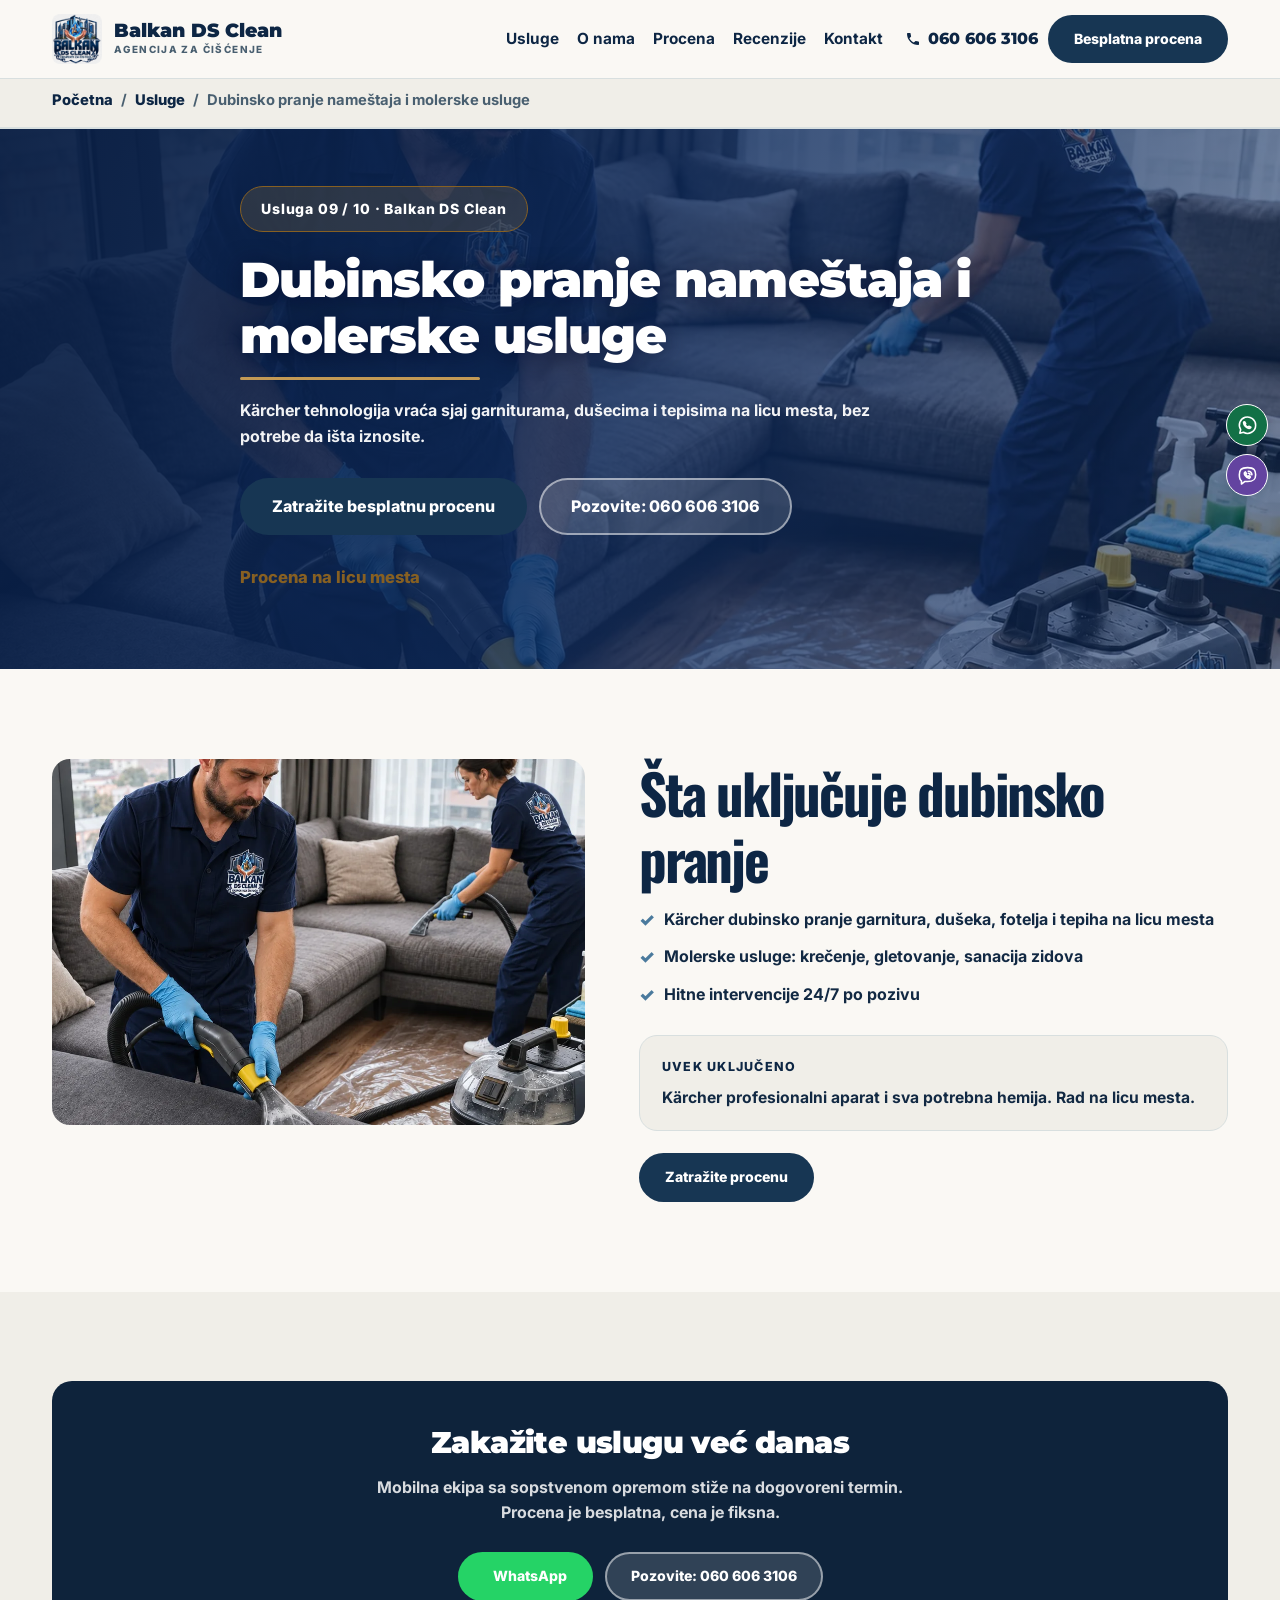
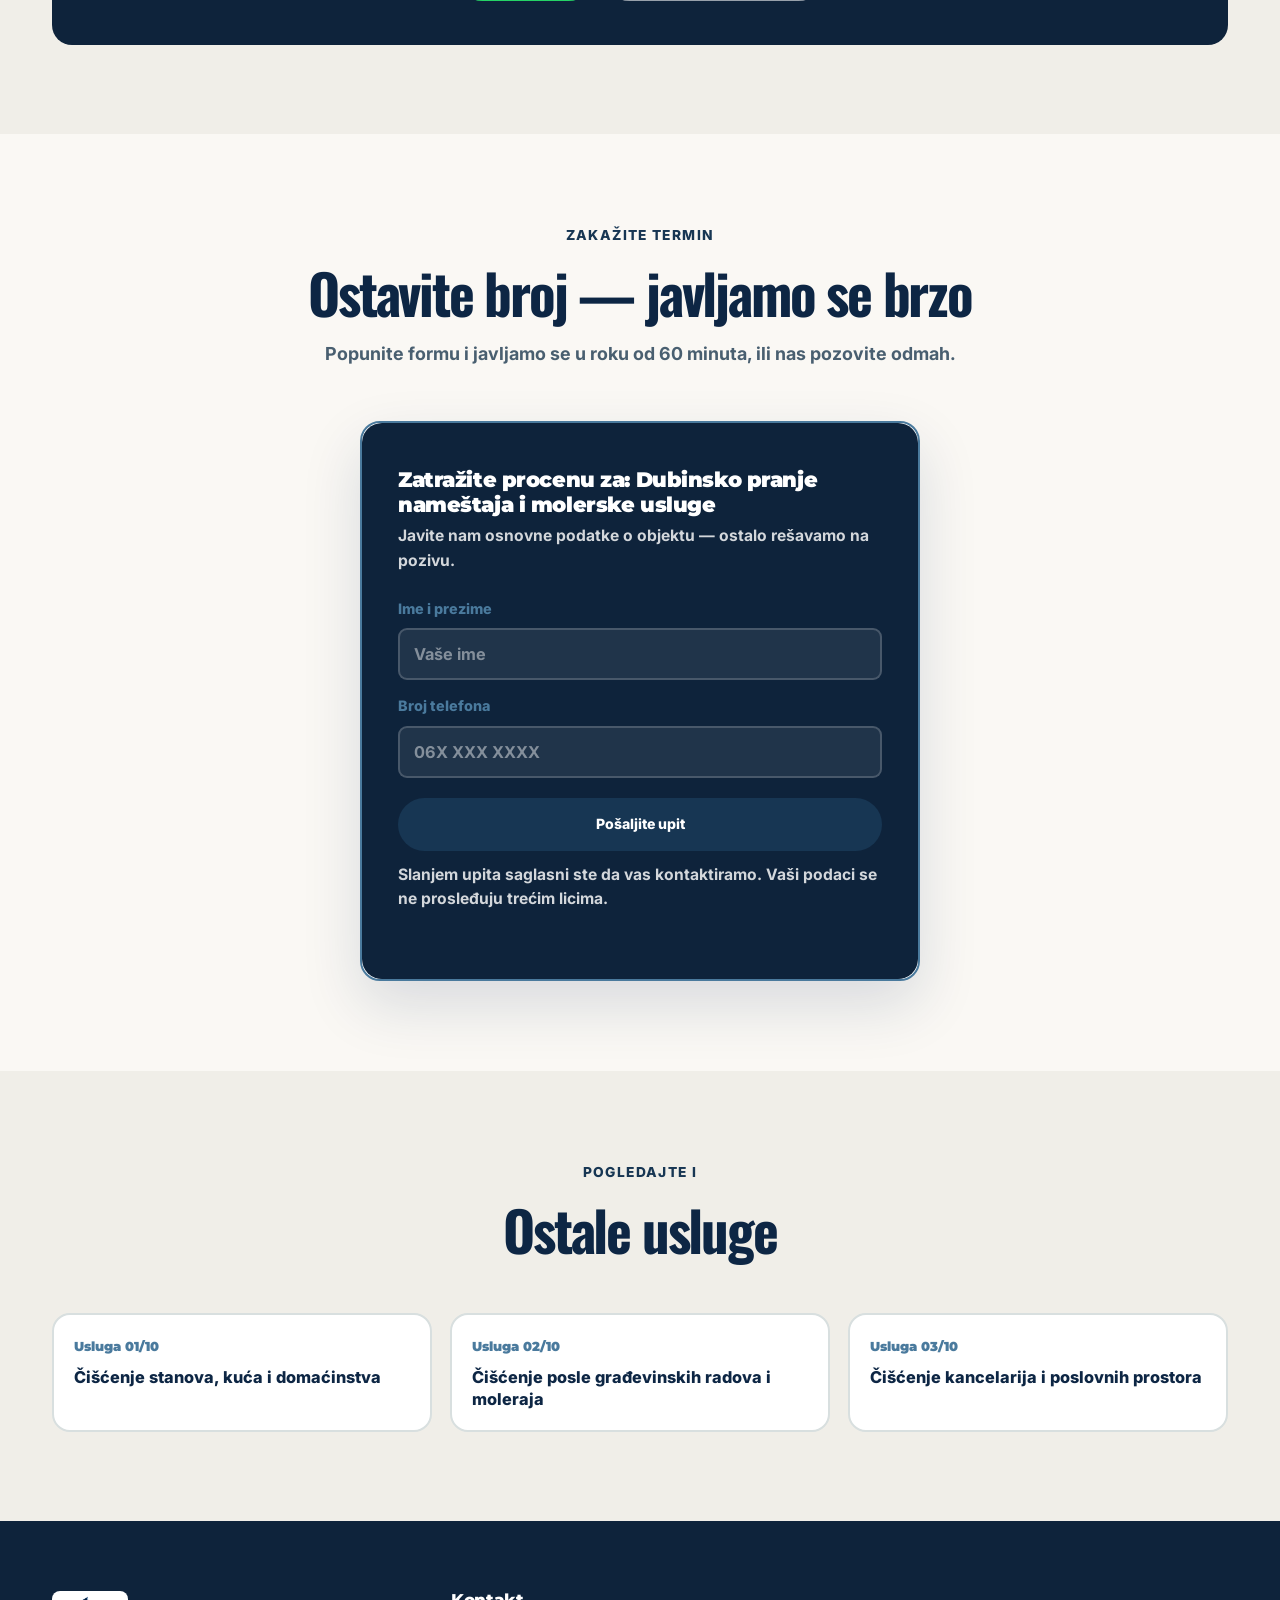
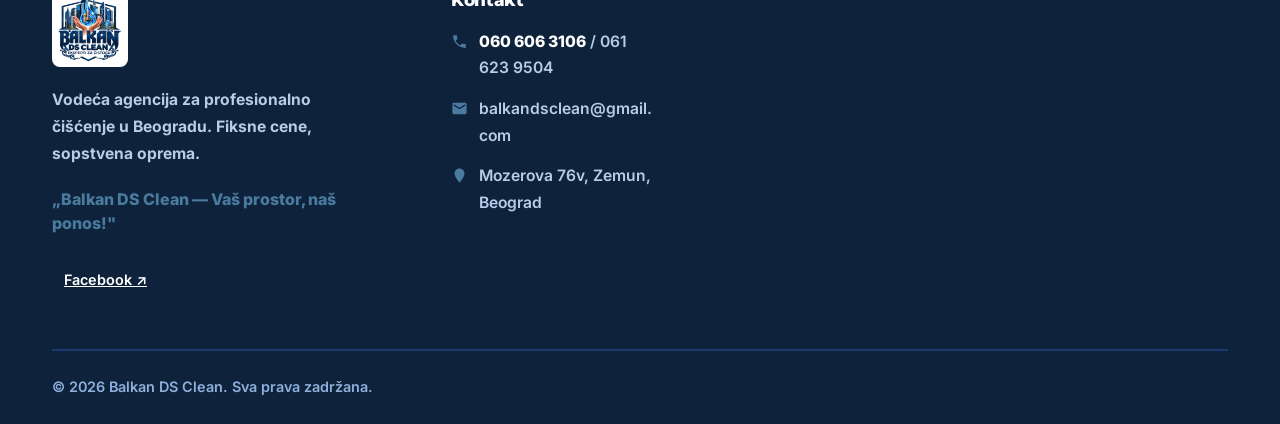
<file: usluge/dubinsko-pranje-i-moleraj/index.html>
<!doctype html>
<html lang="sr-Latn"><head>
<meta charset="UTF-8">
<meta name="viewport" content="width=device-width, initial-scale=1.0">
<title>Dubinsko pranje nameštaja i molerske usluge — Balkan DS Clean | Beograd</title>
<meta name="description" content="Dubinsko Kärcher pranje nameštaja u Beogradu — garniture, dušeci, tepisi. Molerske usluge.">
<link rel="canonical" href="https://ciscenjebalkan.rs/usluge/dubinsko-pranje-i-moleraj/">
<meta name="robots" content="index, follow">
<meta property="og:title" content="Dubinsko pranje nameštaja i molerske usluge — Balkan DS Clean">
<meta property="og:description" content="Dubinsko Kärcher pranje nameštaja u Beogradu — garniture, dušeci, tepisi. Molerske usluge.">
<meta property="og:url" content="https://ciscenjebalkan.rs/usluge/dubinsko-pranje-i-moleraj/">
<meta property="og:type" content="website">
<meta property="og:image" content="https://ciscenjebalkan.rs/og-image.png">
<meta name="twitter:card" content="summary_large_image">
<meta name="theme-color" content="#122943">
<meta name="color-scheme" content="light only">
<link rel="preconnect" href="https://fonts.googleapis.com">
<link rel="preconnect" href="https://fonts.gstatic.com" crossorigin="">
<link href="https://fonts.googleapis.com/css2?family=Montserrat:wght@700;800;900&amp;family=Inter:wght@500;600;700;800&amp;display=swap&amp;subset=latin,latin-ext" rel="stylesheet">
<script type="application/ld+json">
{"@context":"https://schema.org","@type":"Service","serviceType":"Dubinsko pranje nameštaja i molerske usluge","provider":{"@type":"HouseCleaningService","name":"Balkan DS Clean","telephone":"+381606063106","email":"balkandsclean@gmail.com"},"areaServed":{"@type":"City","name":"Beograd"},"url":"https://ciscenjebalkan.rs/usluge/dubinsko-pranje-i-moleraj/","description":"Dubinsko Kärcher pranje nameštaja u Beogradu — garniture, dušeci, tepisi. Molerske usluge."}
</script>
<style>
:root{
  color-scheme: only light;
  --plava:#1A56A0;
  --plava-tamna:#0E2E5A;
  --plava-hover:#2366B8;
  --plava-svetla:#4C8DD6;
  --plava-bg:#EFF6FF;
  --plava-bg2:#DCE9F7;
  --tekst:#1A3D6E;
  --tekst-blagi:#3A6BA5;
  --bela:#FFFFFF;
  --linija:#B8D4F0;
  --zlato:#2E6FBB;
  --korall:#E8724C;
  --sadrzaj:1240px;
  --r:16px;
  --f-naslov:'Montserrat',system-ui,sans-serif;
  --f-tekst:'Inter',system-ui,-apple-system,sans-serif;
}
*{margin:0;padding:0;box-sizing:border-box}
html{scroll-behavior:smooth;background:#fff}
body{font-family:var(--f-tekst);color:var(--tekst);background:var(--bela);font-size:1.12rem;font-weight:600;line-height:1.7;-webkit-font-smoothing:antialiased;overflow-x:hidden}
img{max-width:100%;display:block}
a{color:inherit;text-decoration:none}
h1,h2,h3,h4{font-family:var(--f-naslov);color:var(--plava);line-height:1.16;letter-spacing:-.02em;font-weight:800}
.omot{max-width:var(--sadrzaj);margin:0 auto;padding:0 32px}
button{font:inherit;cursor:pointer}
strong,b{font-weight:800}

/* HEADER */
.glava{position:fixed;top:0;left:0;right:0;z-index:70;padding:10px 0;transition:background .25s,padding .25s,box-shadow .25s;background:linear-gradient(180deg,rgba(8,29,66,.6),rgba(8,29,66,0))}
.glava.pun{background:rgba(255,255,255,.98);backdrop-filter:blur(12px);padding:6px 0;box-shadow:0 1px 0 var(--linija)}
.glava .omot{display:flex;align-items:center;gap:22px;min-height:58px}
.logo{display:flex;align-items:center;gap:12px;flex-shrink:0}
.logo img{height:60px;width:auto;object-fit:contain;transition:height .25s;flex-shrink:0}
.glava.pun .logo img{height:50px}
.logo-ime{font-family:var(--f-naslov);font-weight:900;font-size:1.16rem;color:#fff;transition:color .25s;display:block;line-height:1.15}
.logo-pod{font-size:.62rem;letter-spacing:.14em;text-transform:uppercase;font-weight:800;color:rgba(255,255,255,.8);transition:color .25s;display:block}
.glava.pun .logo-ime{color:var(--plava)}
.glava.pun .logo-pod{color:var(--tekst-blagi)}
.meni{display:flex;gap:18px;margin-left:auto;align-items:center}
.meni a{font-size:.96rem;font-weight:700;color:rgba(255,255,255,.95);padding:6px 0;position:relative;transition:color .2s;white-space:nowrap}
.glava.pun .meni a{color:var(--tekst)}
.meni a::after{content:'';position:absolute;left:0;bottom:0;height:2px;width:0;background:var(--korall);transition:width .2s}
.meni a:hover::after{width:100%}
.glava-akcije{display:flex;align-items:center;gap:10px}
.tel-glava{font-family:var(--f-naslov);font-weight:800;font-size:.98rem;color:#fff;display:flex;align-items:center;gap:7px;white-space:nowrap;transition:color .25s}
.glava.pun .tel-glava{color:var(--plava)}
.tel-glava svg{width:16px;height:16px;fill:currentColor}
.dugme{display:inline-flex;align-items:center;justify-content:center;gap:9px;padding:14px 24px;border-radius:10px;font-weight:800;font-size:.96rem;border:2px solid transparent;cursor:pointer;transition:all .2s;white-space:nowrap;line-height:1.2}
.dugme-plava{background:var(--plava);color:#fff}
.dugme-plava:hover{background:var(--plava-hover);transform:translateY(-2px)}
.dugme-korall{background:var(--korall);color:#fff}
.dugme-korall:hover{background:#D4623D;transform:translateY(-2px)}
.dugme-obris{background:transparent;color:var(--plava);border-color:var(--linija)}
.dugme-obris:hover{border-color:var(--plava-svetla);background:var(--plava-bg)}
.dugme-providno{background:rgba(255,255,255,.14);color:#fff;border-color:rgba(255,255,255,.5)}
.dugme-providno:hover{background:rgba(255,255,255,.24)}
.dugme-wa{background:#25D366;color:#fff}
.dugme-wa:hover{background:#1FB955;transform:translateY(-2px)}
.burger{display:none;background:none;border:0;padding:8px;cursor:pointer}
.burger span{display:block;width:24px;height:3px;background:#fff;margin:5px 0;transition:.22s;border-radius:2px}
.glava.pun .burger span{background:var(--plava)}
.burger.aktivan span:nth-child(1){transform:translateY(8px) rotate(45deg)}
.burger.aktivan span:nth-child(2){opacity:0}
.burger.aktivan span:nth-child(3){transform:translateY(-8px) rotate(-45deg)}

/* HERO */
.hero{position:relative;min-height:96svh;display:flex;align-items:center;padding:150px 0 70px;overflow:hidden;background:var(--plava-tamna)}
.hero-slika{position:absolute;inset:0;z-index:1}
.hero-slika img{width:100%;height:100%;object-fit:cover}
.hero-slika::after{content:'';position:absolute;inset:0;background:linear-gradient(115deg,rgba(8,29,66,.95) 0%,rgba(13,42,92,.85) 45%,rgba(13,42,92,.55) 100%)}
.hero .omot{position:relative;z-index:6}
.hero-tekst{max-width:820px}
.nadnaslov{display:inline-flex;align-items:center;gap:10px;font-size:.9rem;font-weight:800;letter-spacing:.03em;color:#fff;background:rgba(217,164,65,.16);border:1.5px solid var(--zlato);padding:11px 20px;border-radius:100px;margin-bottom:24px}
.nadnaslov .zvezde{color:var(--zlato);font-size:1.15rem;letter-spacing:.05em}
.hero h1{font-weight:900;font-size:clamp(2.1rem,4.2vw,3.6rem);line-height:1.12;letter-spacing:-.02em;color:#fff;margin-bottom:22px;text-shadow:0 2px 24px rgba(0,10,30,.6)}
.hero h1 span{color:var(--plava-svetla)}
.hero-uvod{font-size:clamp(1.05rem,1.3vw,1.24rem);font-weight:600;color:rgba(255,255,255,.94);max-width:720px;margin-bottom:32px;line-height:1.62;text-shadow:0 1px 12px rgba(0,10,30,.5)}
.hero-akcije{display:flex;gap:12px;flex-wrap:wrap;margin-bottom:38px}
.hero-akcije .dugme{padding:18px 32px;font-size:1.04rem}
.pulsira{animation:pulsPad 2.2s ease-in-out infinite}
@keyframes pulsPad{0%,100%{box-shadow:0 0 0 0 rgba(232,114,76,.45)}50%{box-shadow:0 0 0 12px rgba(232,114,76,0)}}
.hero-poverenje{display:flex;flex-direction:column;gap:12px}
.hero-poverenje-red{display:flex;align-items:center;gap:11px;color:#fff;font-size:.98rem;font-weight:700}
.hero-poverenje-red svg{width:20px;height:20px;fill:var(--plava-svetla);flex-shrink:0}

/* TRAKA POVERENJA (velike zvezde) */
.poverenje{background:var(--plava-bg);padding:34px 0;border-bottom:2px solid var(--linija)}
.poverenje .omot{display:flex;align-items:center;justify-content:center;gap:22px;flex-wrap:wrap;text-align:center}
.pov-zvezde{font-size:2.6rem;color:var(--zlato);letter-spacing:.06em;line-height:1}
.pov-tekst{max-width:640px}
.pov-ocena{font-family:var(--f-naslov);font-weight:900;font-size:1.5rem;color:var(--plava);display:block;line-height:1.2}
.pov-poruka{font-size:1.06rem;font-weight:700;color:var(--tekst-blagi);line-height:1.5}

/* SEKCIJE */
.sekcija{padding:92px 0}
.sekcija-svetla{background:var(--plava-bg)}
.zaglavlje{max-width:780px;margin:0 auto 52px;text-align:center}
.oznaka{font-size:.86rem;font-weight:800;letter-spacing:.1em;color:var(--korall);margin-bottom:14px;display:block;text-transform:uppercase}
.zaglavlje h2{font-weight:900;font-size:clamp(1.9rem,3.1vw,2.7rem);margin-bottom:16px;line-height:1.14}
.zaglavlje p{color:var(--tekst-blagi);font-size:1.12rem;font-weight:600;line-height:1.6}

/* USLUGE */
.usluge-mreza{display:grid;grid-template-columns:repeat(4,1fr);gap:20px}
.usluga-karta{background:#fff;border:2px solid var(--linija);border-radius:var(--r);overflow:hidden;transition:border-color .25s,transform .25s,box-shadow .25s;display:flex;flex-direction:column}
.usluga-karta:hover{border-color:var(--plava-svetla);transform:translateY(-5px);box-shadow:0 22px 44px rgba(13,42,92,.14)}
.usluga-slika{aspect-ratio:16/10;position:relative;overflow:hidden;background:var(--plava-bg2)}
.usluga-slika img{width:100%;height:100%;object-fit:cover;transition:transform .5s}
.usluga-karta:hover .usluga-slika img{transform:scale(1.07)}
.usluga-ikona{position:absolute;left:12px;bottom:12px;width:44px;height:44px;border-radius:11px;background:rgba(255,255,255,.95);display:flex;align-items:center;justify-content:center;box-shadow:0 4px 12px rgba(8,29,66,.25)}
.usluga-ikona svg{width:24px;height:24px;fill:var(--plava)}
.usluga-sadrzaj{padding:20px 20px 22px;display:flex;flex-direction:column;flex:1}
.usluga-sadrzaj h3{font-weight:800;font-size:1.06rem;margin-bottom:8px;line-height:1.3}
.usluga-sadrzaj p{font-size:.94rem;color:var(--tekst-blagi);font-weight:600;line-height:1.5;margin-bottom:14px;flex:1}
.usluga-cena{font-weight:800;color:var(--plava);font-size:.96rem;padding-top:12px;border-top:1.5px solid var(--linija);margin-bottom:12px}
.usluga-vise{display:inline-flex;align-items:center;gap:6px;font-weight:800;font-size:.94rem;color:var(--korall)}
.usluga-karta:hover .usluga-vise{gap:10px}
.usluga-vise span{transition:transform .2s}

/* KALKULATOR + FORMA */
.kalk-wrap{display:grid;grid-template-columns:1.1fr .9fr;gap:0;background:#fff;border:2px solid var(--plava-svetla);border-radius:20px;overflow:hidden;box-shadow:0 24px 60px rgba(13,42,92,.14);max-width:1080px;margin:0 auto}
.kalk{padding:44px 40px;min-width:0}
.kalk h3{font-weight:900;font-size:1.44rem;margin-bottom:6px;overflow-wrap:break-word}
.kalk-uvod{color:var(--tekst-blagi);font-weight:600;margin-bottom:26px;font-size:1rem}
.kalk-red{display:grid;grid-template-columns:1fr 1fr;gap:18px;margin-bottom:22px}
.polje label{display:block;font-weight:800;font-size:.94rem;color:var(--plava);margin-bottom:8px}
.polje input,.polje select{width:100%;padding:15px;border:2px solid var(--linija);border-radius:10px;font-size:max(1.05rem,16px);font-weight:700;color:var(--tekst);background:#fff;transition:border-color .2s;-webkit-appearance:none;font-family:inherit}
.polje input:focus,.polje select:focus{outline:none;border-color:var(--plava-svetla)}
.kalk-rezultat{background:var(--plava-bg);border-radius:12px;padding:22px 24px;margin-bottom:20px}
.kalk-oznaka{font-size:.8rem;font-weight:800;letter-spacing:.08em;color:var(--tekst-blagi);display:block;margin-bottom:4px;text-transform:uppercase}
.kalk-iznos{font-family:var(--f-naslov);font-weight:900;font-size:2.3rem;color:var(--plava);line-height:1.1}
.kalk-popust{display:none;background:var(--zlato);color:#fff;font-weight:800;font-size:.82rem;padding:7px 12px;border-radius:6px;margin-top:8px}
.kalk-popust.vidi{display:inline-block}
.forma-sms{background:var(--plava-tamna);padding:44px 36px;color:#fff;min-width:0}
.forma-sms h3{color:#fff;font-weight:900;font-size:1.34rem;margin-bottom:8px}
.forma-sms>p{color:rgba(255,255,255,.82);font-weight:600;font-size:.98rem;margin-bottom:24px;line-height:1.55}
.fs-polje{margin-bottom:14px}
.fs-polje label{display:block;font-weight:800;font-size:.9rem;color:var(--plava-svetla);margin-bottom:7px}
.fs-polje input{width:100%;padding:14px;border-radius:9px;border:2px solid rgba(255,255,255,.18);background:rgba(255,255,255,.08);color:#fff;font-size:max(1.02rem,16px);font-weight:700;font-family:inherit}
.fs-polje input::placeholder{color:rgba(255,255,255,.45)}
.fs-polje input:focus{outline:none;border-color:var(--plava-svetla)}
.fs-submit{width:100%;margin-top:6px;padding:16px;justify-content:center}
.fs-nota{font-size:.82rem;color:rgba(255,255,255,.55);font-weight:500;margin-top:12px;line-height:1.5}

/* O NAMA */
.onama{display:grid;grid-template-columns:.9fr 1.1fr;gap:56px;align-items:center}
.onama-slika{position:relative;border-radius:20px;overflow:hidden;aspect-ratio:4/5}
.onama-slika img{width:100%;height:100%;object-fit:cover}
.onama-peckat{position:absolute;bottom:-16px;right:-16px;width:120px;height:120px;background:#fff;border-radius:50%;box-shadow:0 12px 34px rgba(13,42,92,.24);padding:8px;display:flex;align-items:center;justify-content:center}
.onama-peckat img{border-radius:50%}
.onama-tekst h2{font-weight:900;font-size:clamp(1.8rem,3vw,2.5rem);margin-bottom:10px;line-height:1.16}
.onama-slogan{color:var(--korall);font-weight:800;font-size:1.08rem;margin-bottom:22px;display:block;line-height:1.5}
.onama-tekst p{color:var(--tekst-blagi);font-weight:600;margin-bottom:18px;line-height:1.72}
.onama-tekst p b,.onama-tekst p strong{color:var(--plava);font-weight:800}
.onama-potpis{margin-top:26px;padding-top:22px;border-top:2px solid var(--linija);display:flex;align-items:center;gap:14px}
.onama-potpis-slovo{width:52px;height:52px;border-radius:50%;background:var(--plava);color:#fff;font-family:var(--f-naslov);font-weight:900;font-size:1.3rem;display:flex;align-items:center;justify-content:center;flex-shrink:0}
.onama-potpis-ime{font-weight:800;color:var(--plava);font-size:1.02rem;display:block}
.onama-potpis-tim{font-size:.92rem;font-weight:600;color:var(--tekst-blagi)}

/* GALERIJA */
.filteri{display:flex;gap:9px;justify-content:center;flex-wrap:wrap;margin-bottom:40px}
.filter{background:#fff;border:2px solid var(--linija);border-radius:100px;padding:11px 22px;font-size:.96rem;font-weight:800;color:var(--tekst-blagi);cursor:pointer;transition:all .2s}
.filter:hover{border-color:var(--plava-svetla);color:var(--plava)}
.filter.aktivan{background:var(--plava);border-color:var(--plava);color:#fff}
.galerija{display:grid;grid-template-columns:repeat(4,1fr);gap:14px}
.gs{position:relative;overflow:hidden;border-radius:var(--r);cursor:pointer;background:var(--plava-bg2);border:0;padding:0;display:block;aspect-ratio:4/3}
.gs img{width:100%;height:100%;object-fit:cover;transition:transform .5s}
.gs:hover img{transform:scale(1.08)}
.gs::after{content:'';position:absolute;inset:0;background:linear-gradient(to top,rgba(8,29,66,.72),transparent 58%);opacity:0;transition:opacity .3s}
.gs:hover::after{opacity:1}
.gs-oznaka{position:absolute;left:14px;bottom:13px;z-index:2;color:#fff;font-size:.9rem;font-weight:800;opacity:0;transform:translateY(8px);transition:all .3s}
.gs:hover .gs-oznaka{opacity:1;transform:none}
.gs.sakriven{display:none}
.svetlo{position:fixed;inset:0;z-index:200;background:rgba(5,18,42,.96);display:none;align-items:center;justify-content:center;padding:24px}
.svetlo.otvoreno{display:flex}
.svetlo img{max-width:92vw;max-height:82vh;object-fit:contain;border-radius:8px}
.svetlo-x,.svetlo-nazad,.svetlo-napred{position:absolute;background:rgba(255,255,255,.14);border:0;width:50px;height:50px;border-radius:50%;cursor:pointer;display:flex;align-items:center;justify-content:center;transition:background .2s}
.svetlo-x:hover,.svetlo-nazad:hover,.svetlo-napred:hover{background:var(--plava-svetla)}
.svetlo-x{top:22px;right:22px}
.svetlo-nazad{left:22px;top:50%;transform:translateY(-50%)}
.svetlo-napred{right:22px;top:50%;transform:translateY(-50%)}
.svetlo svg{width:22px;height:22px;fill:#fff}
.svetlo-info{position:absolute;left:0;right:0;bottom:22px;text-align:center;color:rgba(255,255,255,.9);font-size:.96rem;font-weight:700;padding:0 70px}

/* RECENZIJE SLAJDER */
.gugl-traka{display:flex;align-items:center;justify-content:center;gap:14px;margin-bottom:40px;flex-wrap:wrap}
.gugl-kutija{display:flex;align-items:center;gap:13px;background:#fff;border:2px solid var(--linija);border-radius:100px;padding:12px 24px}
.gugl-kutija svg{width:24px;height:24px;flex-shrink:0}
.gugl-ocena{font-family:var(--f-naslov);font-weight:900;font-size:1.34rem;color:var(--plava)}
.zvezde-r{color:var(--zlato);letter-spacing:.08em}
.gugl-tekst{font-size:.96rem;font-weight:700;color:var(--tekst-blagi)}
.slajder{position:relative;max-width:1100px;margin:0 auto;overflow:hidden}
.slajder-traka{display:flex;transition:transform .5s ease}
.rec-slajd{min-width:100%;display:grid;grid-template-columns:repeat(3,1fr);gap:20px;padding:4px}
.recenzija{background:#fff;border:2px solid var(--linija);border-radius:var(--r);padding:28px 24px;display:flex;flex-direction:column}
.recenzija .zvezde-r{font-size:1.05rem;margin-bottom:14px;display:block}
.recenzija p{font-size:.98rem;font-weight:600;color:var(--tekst);line-height:1.62;flex:1;margin-bottom:20px}
.recenzija footer{display:flex;align-items:center;gap:12px;padding-top:16px;border-top:1.5px solid var(--linija)}
.avatar{width:44px;height:44px;border-radius:50%;background:var(--plava-bg2);display:flex;align-items:center;justify-content:center;font-family:var(--f-naslov);font-weight:900;color:var(--plava);font-size:1rem;flex-shrink:0}
.rec-ime{font-weight:800;font-size:.98rem;color:var(--plava);line-height:1.3;display:block}
.rec-tip{font-size:.86rem;font-weight:600;color:var(--tekst-blagi);display:block}
.slajder-kontrole{display:flex;align-items:center;justify-content:center;gap:16px;margin-top:32px}
.slajder-dugme{width:48px;height:48px;border-radius:50%;background:#fff;border:2px solid var(--linija);cursor:pointer;display:flex;align-items:center;justify-content:center;transition:all .2s}
.slajder-dugme:hover{border-color:var(--plava);background:var(--plava)}
.slajder-dugme:hover svg{fill:#fff}
.slajder-dugme svg{width:20px;height:20px;fill:var(--plava)}
.slajder-tacke{display:flex;gap:8px}
.slajder-tacka{width:10px;height:10px;border-radius:50%;background:var(--linija);border:0;cursor:pointer;transition:all .2s;padding:0}
.slajder-tacka.aktivna{background:var(--plava);width:28px;border-radius:5px}

/* FAQ */
.faq{max-width:820px;margin:0 auto}
.faq-stavka{border-bottom:2px solid var(--linija)}
.faq-pitanje{width:100%;background:none;border:0;padding:22px 4px;display:flex;align-items:center;justify-content:space-between;gap:20px;text-align:left;font-family:var(--f-naslov);font-weight:800;font-size:1.08rem;color:var(--plava)}
.faq-ikona{width:22px;height:22px;flex-shrink:0;position:relative;transition:transform .3s}
.faq-ikona::before,.faq-ikona::after{content:'';position:absolute;background:var(--plava);border-radius:2px;transition:.25s}
.faq-ikona::before{width:16px;height:3px;top:50%;left:50%;transform:translate(-50%,-50%)}
.faq-ikona::after{width:3px;height:16px;top:50%;left:50%;transform:translate(-50%,-50%)}
.faq-stavka.otvoren .faq-ikona::after{transform:translate(-50%,-50%) rotate(90deg);opacity:0}
.faq-odgovor{max-height:0;overflow:hidden;transition:max-height .35s ease}
.faq-odgovor p{padding:0 4px 22px;color:var(--tekst-blagi);font-weight:600;font-size:1rem;line-height:1.62;max-width:720px}
.faq-stavka.otvoren .faq-odgovor{max-height:360px}

/* OPSTINE */
.opstine{position:relative;min-height:360px;display:flex;align-items:center;overflow:hidden;background:var(--plava-tamna)}
.opstine>img{position:absolute;inset:0;width:100%;height:100%;object-fit:cover;z-index:1}
.opstine::after{content:'';position:absolute;inset:0;z-index:2;background:linear-gradient(110deg,rgba(8,29,66,.92) 0%,rgba(13,42,92,.78) 55%,rgba(13,42,92,.55) 100%)}
.opstine .omot{position:relative;z-index:3}
.opstine-tekst{max-width:820px;margin:0 auto;text-align:center}
.opstine h2{font-weight:900;font-size:clamp(1.6rem,2.6vw,2.2rem);color:#fff;margin-bottom:14px;line-height:1.2}
.opstine-uvod{color:rgba(255,255,255,.9);font-weight:600;font-size:1.06rem;margin-bottom:24px}
.opstine-lista{display:flex;flex-wrap:wrap;gap:9px;justify-content:center}
.opstina{background:rgba(255,255,255,.1);border:1.5px solid rgba(255,255,255,.22);color:#fff;font-size:.9rem;font-weight:700;padding:9px 17px;border-radius:100px}

/* FOOTER */
.podnozje{background:var(--plava-tamna);color:#B8CCE8;padding:70px 0 0;font-size:1rem;font-weight:600}
.podnozje-mreza{display:grid;grid-template-columns:1.7fr 1fr 1fr 1.3fr;gap:44px;padding-bottom:48px}
.podnozje-mreza>div{min-width:0}
.podnozje .logo img{height:70px;width:auto;object-fit:contain}
.podnozje-o{margin:20px 0;max-width:320px;line-height:1.7;font-size:.98rem}
.podnozje-slogan{color:var(--plava-svetla);font-weight:800;font-size:1rem;margin-bottom:24px;display:block;max-width:320px;line-height:1.5}
.soc-naslov{font-size:.76rem;font-weight:800;letter-spacing:.12em;color:#8FB0DC;margin-bottom:11px;display:block;text-transform:uppercase}
.socijalne{display:flex;gap:9px;margin-bottom:22px;flex-wrap:wrap}
.soc{width:46px;height:46px;border-radius:11px;display:flex;align-items:center;justify-content:center;transition:transform .2s,opacity .2s}
.soc:hover{transform:translateY(-3px);opacity:.9}
.soc svg{width:22px;height:22px;fill:#fff}
.soc-tel{background:var(--plava)}
.soc-mejl{background:var(--plava-hover)}
.soc-wa{background:#25D366}
.soc-viber{background:#7360F2}
.podnozje h4{color:#fff;font-size:1.04rem;margin-bottom:18px;font-weight:800}
.podnozje ul{list-style:none;display:flex;flex-direction:column;gap:11px}
.podnozje ul a{font-size:.98rem;font-weight:600;transition:color .2s}
.podnozje ul a:hover{color:var(--plava-svetla)}
.kontakt-red{display:flex;gap:11px;margin-bottom:14px;align-items:flex-start;font-size:.98rem;font-weight:600;overflow-wrap:anywhere;min-width:0}
.kontakt-red svg{width:17px;height:17px;fill:var(--plava-svetla);flex-shrink:0;margin-top:4px}
.kontakt-red a:hover{color:#fff}
.kontakt-red b{color:#fff;font-weight:800}
.pravno{border-top:2px solid #1D3A6E;padding:24px 0;display:flex;justify-content:space-between;gap:20px;flex-wrap:wrap;font-size:.9rem;font-weight:600;color:#8FB0DC}
.pravno-agencija{display:block;margin-top:6px;color:#6B8CBE}

/* MOBILNA TRAKA */
.mob-traka{position:fixed;bottom:0;left:0;right:0;z-index:80;background:#fff;border-top:2px solid var(--linija);box-shadow:0 -6px 22px rgba(13,42,92,.16);display:none;padding:9px 10px calc(9px + env(safe-area-inset-bottom));gap:8px}
.mob-traka a{flex:1;display:flex;flex-direction:column;align-items:center;justify-content:center;gap:3px;padding:10px 4px;border-radius:9px;font-size:.76rem;font-weight:800;color:#fff;text-align:center;line-height:1.2}
.mob-traka svg{width:20px;height:20px;fill:#fff}
.mt-tel{background:var(--plava)}
.mt-wa{background:#25D366}
.mt-zakazi{background:var(--korall)}

.otkrij{opacity:0;transform:translateY(22px);transition:opacity .6s ease,transform .6s ease}
.otkrij.vidljivo{opacity:1;transform:none}
:focus-visible{outline:3px solid var(--plava-svetla);outline-offset:3px;border-radius:4px}

@media (prefers-reduced-motion:reduce){
  *{animation:none!important;transition:none!important}
  .otkrij{opacity:1;transform:none}
  html{scroll-behavior:auto}
}

@media (max-width:1180px){
  .usluge-mreza{grid-template-columns:repeat(3,1fr)}
  .galerija{grid-template-columns:repeat(3,1fr)}
  .podnozje-mreza{grid-template-columns:1fr 1fr;gap:36px}
  .kalk-wrap{grid-template-columns:1fr}
  .rec-slajd{grid-template-columns:1fr}
  .onama{grid-template-columns:1fr;gap:40px}
  .onama-slika{max-width:420px;margin:0 auto;width:100%}
}
@media (max-width:940px){
  .meni,.tel-glava,.glava-akcije .dugme{display:none}
  .burger{display:block;margin-left:auto}
  .meni.otvoren{display:flex;flex-direction:column;position:absolute;top:100%;left:0;right:0;background:#fff;padding:20px 32px 28px;gap:2px;border-bottom:2px solid var(--linija);box-shadow:0 16px 34px rgba(13,42,92,.16);align-items:stretch}
  .meni.otvoren a{color:var(--tekst);padding:14px 0;border-bottom:1.5px solid var(--linija);font-size:1.06rem}
  .meni.otvoren a::after{display:none}
  .hero{padding:112px 0 54px;min-height:auto}
  .usluge-mreza{grid-template-columns:repeat(2,1fr)}
  .galerija{grid-template-columns:repeat(2,1fr)}
  .sekcija{padding:60px 0}
  .kalk{padding:32px 26px}
  .forma-sms{padding:32px 26px}
  .kalk-red{grid-template-columns:1fr;gap:16px}
  .opstine{min-height:300px}
  .mob-traka{display:flex}
  body{padding-bottom:78px}
  .pov-zvezde{font-size:2rem}
}
@media (max-width:700px){
  .omot{padding:0 18px}
  .usluge-mreza{grid-template-columns:1fr}
  .galerija{grid-template-columns:1fr}
  .podnozje-mreza{grid-template-columns:1fr;gap:30px}
  .filteri{gap:7px;margin-bottom:26px}
  .filter{padding:9px 15px;font-size:.9rem}
  .kalk-iznos{font-size:2rem}
  .mob-traka a{font-size:.68rem}
  .onama-peckat{width:92px;height:92px;bottom:-12px;right:-12px}
  .hero h1{font-size:clamp(1.9rem,7vw,2.4rem)}
  .pov-zvezde{font-size:1.7rem}
  .poverenje .omot{gap:14px}
}

/* PODSTRANICA - extra */
.breadcrumb{padding:14px 0;margin-top:74px;font-size:.92rem;font-weight:700;color:var(--tekst-blagi);background:var(--plava-bg);border-bottom:2px solid var(--linija)}
.breadcrumb .omot{display:flex;align-items:center;gap:8px;flex-wrap:wrap}
.breadcrumb a{color:var(--plava);font-weight:800}
.breadcrumb a:hover{text-decoration:underline}
.breadcrumb span{color:var(--tekst-blagi)}

.usluga-hero{position:relative;min-height:60svh;display:flex;align-items:center;padding:30px 0 50px;overflow:hidden;background:var(--plava-tamna)}
.usluga-hero-slika{position:absolute;inset:0;z-index:1}
.usluga-hero-slika img{width:100%;height:100%;object-fit:cover}
.usluga-hero-slika::after{content:'';position:absolute;inset:0;background:linear-gradient(110deg,rgba(8,29,66,.96) 0%,rgba(13,42,92,.82) 48%,rgba(13,42,92,.5) 100%)}
.usluga-hero .omot{position:relative;z-index:6}
.usluga-hero-tekst{max-width:800px}
.usluga-broj-veliki{display:inline-flex;align-items:center;gap:10px;font-size:.88rem;font-weight:800;letter-spacing:.06em;color:#fff;background:rgba(217,164,65,.16);border:1.5px solid var(--zlato);padding:10px 20px;border-radius:100px;margin-bottom:20px}
.usluga-hero h1{font-weight:900;font-size:clamp(2rem,3.8vw,3.1rem);line-height:1.14;color:#fff;margin-bottom:18px;text-shadow:0 2px 22px rgba(0,10,40,.6)}
.usluga-hero-uvod{font-size:clamp(1rem,1.2vw,1.18rem);font-weight:600;color:rgba(255,255,255,.94);max-width:680px;margin-bottom:28px;line-height:1.62}
.usluga-hero-akcije{display:flex;gap:12px;flex-wrap:wrap;margin-bottom:10px}
.usluga-hero-akcije .dugme{padding:17px 30px;font-size:1rem}
.usluga-hero-cena{display:inline-block;margin-top:18px;color:var(--zlato);font-weight:800;font-size:1.04rem}

.detalji-wrap{display:grid;grid-template-columns:.95fr 1.05fr;gap:54px;align-items:start}
.detalji-slika{border-radius:18px;overflow:hidden;aspect-ratio:16/11}
.detalji-slika img{width:100%;height:100%;object-fit:cover}
.detalji-tekst h2{font-weight:900;font-size:clamp(1.6rem,2.5vw,2.1rem);margin-bottom:16px;line-height:1.2}
.detalji-tekst>p{color:var(--tekst-blagi);font-weight:600;margin-bottom:18px;line-height:1.72;font-size:1.04rem}

.paketi-lista{display:flex;flex-direction:column;gap:14px;margin-bottom:24px}
.paket{background:#fff;border:2px solid var(--linija);border-radius:var(--r);padding:20px 22px;transition:border-color .2s}
.paket:hover{border-color:var(--plava-svetla)}
.paket-vrh{display:flex;align-items:baseline;justify-content:space-between;gap:12px;margin-bottom:8px;flex-wrap:wrap}
.paket-naziv{font-family:var(--f-naslov);font-weight:900;font-size:1.08rem;color:var(--plava)}
.paket-cena{font-weight:800;color:var(--korall);font-size:.98rem;white-space:nowrap}
.paket-opis{color:var(--tekst-blagi);font-weight:600;font-size:.98rem;line-height:1.58}

.uvek-ukljuceno{background:var(--plava-bg);border-radius:var(--r);padding:20px 22px;margin-bottom:22px;border:1.5px solid var(--linija)}
.uu-oznaka{font-size:.78rem;font-weight:800;letter-spacing:.1em;color:var(--plava);display:block;margin-bottom:8px;text-transform:uppercase}
.uvek-ukljuceno p{color:var(--tekst);font-weight:600;font-size:.98rem;line-height:1.6;margin:0}

.kvacice{list-style:none;display:flex;flex-direction:column;gap:11px;margin-bottom:26px}
.kvacice li{display:flex;align-items:flex-start;gap:10px;font-size:1rem;font-weight:600;color:var(--tekst);line-height:1.52}
.kvacice .chk{color:var(--plava-svetla);font-weight:900;flex-shrink:0;font-size:1.1rem}

.mini-cta{background:var(--plava-tamna);border-radius:20px;padding:44px;text-align:center;color:#fff}
.mini-cta h2{color:#fff;font-weight:900;font-size:clamp(1.4rem,2.4vw,1.9rem);margin-bottom:14px}
.mini-cta p{color:rgba(255,255,255,.84);font-weight:600;max-width:560px;margin:0 auto 26px;line-height:1.6}
.mini-cta-akcije{display:flex;gap:12px;justify-content:center;flex-wrap:wrap}

.srodne{display:grid;grid-template-columns:repeat(3,1fr);gap:18px}
.srodna{background:#fff;border:2px solid var(--linija);border-radius:var(--r);padding:20px;transition:border-color .25s,transform .25s;display:block}
.srodna:hover{border-color:var(--plava-svetla);transform:translateY(-3px)}
.srodna-br{font-family:var(--f-naslov);font-weight:900;color:var(--plava-svetla);font-size:.84rem;display:block;margin-bottom:8px}
.srodna-naziv{font-weight:800;color:var(--plava);font-size:1.02rem;line-height:1.35;display:block}

@media(max-width:940px){
  .detalji-wrap{grid-template-columns:1fr;gap:32px}
  .srodne{grid-template-columns:1fr}
  .mini-cta{padding:30px 22px}
  .usluga-hero{padding:20px 0 36px;min-height:auto}
}

</style>
<link rel="icon" href="../../assets/favicon.svg" type="image/svg+xml"><link rel="stylesheet" href="../../polish.css?v=readability"><script defer src="../../experience.js"></script><noscript><style>.otkrij{opacity:1!important;transform:none!important}</style></noscript></head>
<body>
<a class="skip-link" href="#main">Pređite na sadržaj</a><header class="glava" id="glava">
  <div class="omot">
    <a class="logo" href="../../"><picture><img src="../../assets/logo.jpg" alt="Balkan DS Clean" width="64" height="64"></picture><span><span class="logo-ime">Balkan DS Clean</span><span class="logo-pod">Agencija za čišćenje</span></span></a>
    <nav class="meni" id="meni"><a href="../../#usluge">Usluge</a><a href="../../#onama">O nama</a><a href="../../#procena">Procena</a><a href="../../#recenzije">Recenzije</a><a href="../../#kontakt">Kontakt</a></nav>
    <div class="glava-akcije"><a href="tel:+381606063106" class="tel-glava"><svg viewbox="0 0 24 24" aria-hidden="true"><path d="M6.6 10.8c1.4 2.8 3.8 5.1 6.6 6.6l2.2-2.2c.3-.3.7-.4 1-.2 1.1.4 2.4.6 3.6.6.6 0 1 .4 1 1V20c0 .6-.4 1-1 1-9.4 0-17-7.6-17-17 0-.6.4-1 1-1h3.5c.6 0 1 .4 1 1 0 1.3.2 2.5.6 3.6.1.4 0 .8-.2 1l-2.3 2.2z"></path></svg> 060 606 3106</a><a class="dugme dugme-korall" href="../../#procena">Besplatna procena</a></div>
    <button class="burger" id="burger" aria-label="Meni" aria-expanded="false"><span></span><span></span><span></span></button>
  </div>
</header>
<main id="main"><div class="breadcrumb"><div class="omot"><a href="../../">Početna</a> <span>/</span> <a href="../../#usluge">Usluge</a> <span>/</span> Dubinsko pranje nameštaja i molerske usluge</div></div>
<section class="usluga-hero">
  <div class="usluga-hero-slika" aria-hidden="true"><img src="../../assets/detail-9.webp" alt="" fetchpriority="high"></div>
  <div class="omot"><div class="usluga-hero-tekst">
    <span class="usluga-broj-veliki">Usluga 09 / 10 · Balkan DS Clean</span>
    <h1>Dubinsko pranje nameštaja i molerske usluge</h1>
    <p class="usluga-hero-uvod">Kärcher tehnologija vraća sjaj garniturama, dušecima i tepisima na licu mesta, bez potrebe da išta iznosite.</p>
    <div class="usluga-hero-akcije"><a href="#zakazi" class="dugme dugme-korall">Zatražite besplatnu procenu</a><a href="tel:+381606063106" class="dugme dugme-providno">Pozovite: 060 606 3106</a></div>
    <span class="usluga-hero-cena">Procena na licu mesta</span>
  </div></div>
</section>
<section class="sekcija" id="detalji"><div class="omot"><div class="detalji-wrap">
  <div class="detalji-slika otkrij"><img src="../../assets/service-9.webp" alt="Balkan DS Clean — Dubinsko pranje nameštaja i molerske usluge" loading="lazy"></div>
  <div class="detalji-tekst otkrij">
        <h2>Šta uključuje dubinsko pranje</h2>
        <ul class="kvacice">
          <li><span class="chk">✓</span> Kärcher dubinsko pranje garnitura, dušeka, fotelja i tepiha na licu mesta</li>
          <li><span class="chk">✓</span> Molerske usluge: krečenje, gletovanje, sanacija zidova</li>
          <li><span class="chk">✓</span> Hitne intervencije 24/7 po pozivu</li>
        </ul>
        <div class="uvek-ukljuceno"><span class="uu-oznaka">Uvek uključeno</span><p>Kärcher profesionalni aparat i sva potrebna hemija. Rad na licu mesta.</p></div>
     
    <a href="#zakazi" class="dugme dugme-korall">Zatražite procenu</a>
  </div>
</div></div></section>
<section class="sekcija sekcija-svetla"><div class="omot"><div class="mini-cta otkrij">
  <h2>Zakažite uslugu već danas</h2>
  <p>Mobilna ekipa sa sopstvenom opremom stiže na dogovoreni termin. Procena je besplatna, cena je fiksna.</p>
  <div class="mini-cta-akcije"><a href="https://wa.me/381606063106" target="_blank" rel="noopener noreferrer" class="dugme dugme-wa"><svg viewbox="0 0 24 24" aria-hidden="true"><path d="M12 2C6.48 2 2 6.48 2 12c0 1.85.5 3.58 1.38 5.07L2 22l5.07-1.33A9.94 9.94 0 0012 22c5.52 0 10-4.48 10-10S17.52 2 12 2zm5.2 14.2c-.22.62-1.28 1.18-1.77 1.24-.45.06-1.02.08-1.65-.1-.38-.11-.87-.28-1.5-.55-2.64-1.14-4.36-3.8-4.5-3.98-.13-.18-1.08-1.44-1.08-2.74 0-1.3.68-1.94.92-2.2.24-.26.52-.33.7-.33.18 0 .35 0 .5.01.16.01.38-.06.6.46.22.53.75 1.83.82 1.96.07.13.11.29.02.47-.09.18-.14.29-.27.45-.13.16-.28.35-.4.47-.13.13-.27.27-.12.53.15.26.68 1.12 1.46 1.82 1 .9 1.85 1.17 2.11 1.31.26.13.41.11.56-.06.16-.18.65-.75.82-1.01.18-.26.36-.21.6-.13.24.09 1.53.72 1.79.85.26.13.44.2.5.31.06.11.06.65-.16 1.27z"></path></svg> WhatsApp</a><a href="tel:+381606063106" class="dugme dugme-providno">Pozovite: 060 606 3106</a></div>
</div></div></section>
<section class="sekcija" id="zakazi"><div class="omot">
  <div class="zaglavlje otkrij"><span class="oznaka">Zakažite termin</span><h2>Ostavite broj — javljamo se brzo</h2><p>Popunite formu i javljamo se u roku od 60 minuta, ili nas pozovite odmah.</p></div>
  <div class="kalk-wrap otkrij" style="grid-template-columns:1fr;max-width:560px">
    <div class="forma-sms" style="border-radius:20px">
      <h3>Zatražite procenu za: Dubinsko pranje nameštaja i molerske usluge</h3>
      <p>Javite nam osnovne podatke o objektu — ostalo rešavamo na pozivu.</p>
      <form id="forma-sms"><div class="fs-polje"><label for="ime">Ime i prezime</label><input type="text" id="ime" placeholder="Vaše ime" required=""></div><div class="fs-polje"><label for="telefon">Broj telefona</label><input type="tel" id="telefon" placeholder="06X XXX XXXX" required="" inputmode="tel"></div><button type="submit" class="dugme dugme-korall fs-submit">Pošaljite upit</button></form>
      <p class="fs-nota">Slanjem upita saglasni ste da vas kontaktiramo. Vaši podaci se ne prosleđuju trećim licima.</p>
    </div>
  </div>
</div></section>
<section class="sekcija sekcija-svetla"><div class="omot"><div class="zaglavlje otkrij"><span class="oznaka">Pogledajte i</span><h2>Ostale usluge</h2></div><div class="srodne"><a class="srodna" href="../../usluge/ciscenje-stanova/"><span class="srodna-br">Usluga 01/10</span><span class="srodna-naziv">Čišćenje stanova, kuća i domaćinstva</span></a>
<a class="srodna" href="../../usluge/ciscenje-posle-gradjevinskih-radova/"><span class="srodna-br">Usluga 02/10</span><span class="srodna-naziv">Čišćenje posle građevinskih radova i moleraja</span></a>
<a class="srodna" href="../../usluge/ciscenje-kancelarija/"><span class="srodna-br">Usluga 03/10</span><span class="srodna-naziv">Čišćenje kancelarija i poslovnih prostora</span></a>
</div></div></section>
</main><footer class="podnozje" id="kontakt"><div class="omot"><div class="podnozje-mreza"><div><a class="logo" href="../../"><picture><img src="../../assets/logo-footer.webp" alt="Balkan DS Clean" width="64" height="64"></picture></a><p class="podnozje-o">Vodeća agencija za profesionalno čišćenje u Beogradu. Fiksne cene, sopstvena oprema.</p><span class="podnozje-slogan">„Balkan DS Clean — Vaš prostor, naš ponos!"</span><a class="footer-social" href="https://www.facebook.com/profile.php?id=61572728086733" target="_blank" rel="noopener noreferrer">Facebook ↗</a></div><div><h4>Kontakt</h4><div class="kontakt-red"><svg viewbox="0 0 24 24" aria-hidden="true"><path d="M6.6 10.8c1.4 2.8 3.8 5.1 6.6 6.6l2.2-2.2c.3-.3.7-.4 1-.2 1.1.4 2.4.6 3.6.6.6 0 1 .4 1 1V20c0 .6-.4 1-1 1-9.4 0-17-7.6-17-17 0-.6.4-1 1-1h3.5c.6 0 1 .4 1 1 0 1.3.2 2.5.6 3.6.1.4 0 .8-.2 1l-2.3 2.2z"></path></svg><span><a href="tel:+381606063106"><b>060 606 3106</b></a> / <a href="tel:+381616239504">061 623 9504</a></span></div><div class="kontakt-red"><svg viewbox="0 0 24 24" aria-hidden="true"><path d="M20 4H4a2 2 0 00-2 2v12a2 2 0 002 2h16a2 2 0 002-2V6a2 2 0 00-2-2zm0 4l-8 5-8-5V6l8 5 8-5v2z"></path></svg><a href="mailto:balkandsclean@gmail.com">balkandsclean@gmail.com</a></div><div class="kontakt-red"><svg viewbox="0 0 24 24" aria-hidden="true"><path d="M12 2C8 2 5 5 5 9c0 5 7 13 7 13s7-8 7-13c0-4-3-7-7-7z"></path></svg><span>Mozerova 76v, Zemun, Beograd</span></div></div></div><div class="pravno"><span>© 2026 Balkan DS Clean. Sva prava zadržana.</span></div></div></footer>
<div class="mob-traka"><a href="tel:+381606063106" class="mt-tel"><svg viewbox="0 0 24 24" aria-hidden="true"><path d="M6.6 10.8c1.4 2.8 3.8 5.1 6.6 6.6l2.2-2.2c.3-.3.7-.4 1-.2 1.1.4 2.4.6 3.6.6.6 0 1 .4 1 1V20c0 .6-.4 1-1 1-9.4 0-17-7.6-17-17 0-.6.4-1 1-1h3.5c.6 0 1 .4 1 1 0 1.3.2 2.5.6 3.6.1.4 0 .8-.2 1l-2.3 2.2z"></path></svg>Pozovite</a><a href="https://wa.me/381606063106" class="mt-wa" target="_blank" rel="noopener noreferrer"><svg viewbox="0 0 24 24" aria-hidden="true"><path d="M12 2C6.48 2 2 6.48 2 12c0 1.85.5 3.58 1.38 5.07L2 22l5.07-1.33A9.94 9.94 0 0012 22c5.52 0 10-4.48 10-10S17.52 2 12 2zm5.2 14.2c-.22.62-1.28 1.18-1.77 1.24-.45.06-1.02.08-1.65-.1-.38-.11-.87-.28-1.5-.55-2.64-1.14-4.36-3.8-4.5-3.98-.13-.18-1.08-1.44-1.08-2.74 0-1.3.68-1.94.92-2.2.24-.26.52-.33.7-.33.18 0 .35 0 .5.01.16.01.38-.06.6.46.22.53.75 1.83.82 1.96.07.13.11.29.02.47-.09.18-.14.29-.27.45-.13.16-.28.35-.4.47-.13.13-.27.27-.12.53.15.26.68 1.12 1.46 1.82 1 .9 1.85 1.17 2.11 1.31.26.13.41.11.56-.06.16-.18.65-.75.82-1.01.18-.26.36-.21.6-.13.24.09 1.53.72 1.79.85.26.13.44.2.5.31.06.11.06.65-.16 1.27z"></path></svg>WhatsApp</a><a href="#zakazi" class="mt-zakazi"><svg viewbox="0 0 24 24" aria-hidden="true"><path d="M19 4h-1V2h-2v2H8V2H6v2H5a2 2 0 00-2 2v14a2 2 0 002 2h14a2 2 0 002-2V6a2 2 0 00-2-2zm0 16H5V9h14v11z"></path></svg>Zakažite</a></div>
<script>
(function(){"use strict";var g=document.getElementById("glava");function p(){g.classList.toggle("pun",window.scrollY>40);}window.addEventListener("scroll",p,{passive:true});p();var b=document.getElementById("burger"),m=document.getElementById("meni");b.addEventListener("click",function(){var o=m.classList.toggle("otvoren");b.classList.toggle("aktivan",o);b.setAttribute("aria-expanded",o?"true":"false");});m.querySelectorAll("a").forEach(function(a){a.addEventListener("click",function(){m.classList.remove("otvoren");b.classList.remove("aktivan");});});var ok=document.querySelectorAll(".otkrij");if("IntersectionObserver" in window){var ob=new IntersectionObserver(function(es){es.forEach(function(e){if(e.isIntersecting){e.target.classList.add("vidljivo");ob.unobserve(e.target);}});},{threshold:.12});ok.forEach(function(e){ob.observe(e);});}else{ok.forEach(function(e){e.classList.add("vidljivo");});}var fs=document.getElementById("forma-sms");if(fs){fs.addEventListener("submit",function(e){e.preventDefault();var i=document.getElementById("ime").value.trim(),t=document.getElementById("telefon").value.trim();if(!i||!t)return;var msg="Zdravo, ja sam "+i+" ("+t+"). Zelim da zakazem: "+document.title+".";window.open("https://wa.me/381606063106?text="+encodeURIComponent(msg),"_blank");});}})();
</script>

<aside class="messengers" aria-label="Brzi kontakt">
<a class="wa" href="https://wa.me/381606063106" aria-label="Pišite nam na WhatsApp" title="WhatsApp"><svg viewbox="0 0 24 24" aria-hidden="true"><path d="M20.5 11.7a8.5 8.5 0 0 1-12.7 7.4L4 20l.9-3.7a8.5 8.5 0 1 1 15.6-4.6Z"></path><path d="M9.1 8.2c-.6-.4-1.2.3-1.2 1 0 2.4 3.2 5.6 5.7 5.8.9.1 1.9-.6 1.9-1.2l-2.1-1-1 1c-1.4-.5-2.5-1.6-3-3l.7-.8-1-1.8Z"></path></svg></a>
<a class="vb" href="viber://chat?number=%2B381606063106" aria-label="Pišite nam na Viber" title="Viber"><svg viewbox="0 0 24 24" aria-hidden="true"><path d="M20.5 11.3c0 5.3-2.4 7-8.3 7H9l-3.3 2.6v-3.2c-1.6-.9-2.2-2.9-2.2-6.4 0-5 1.7-7.5 8.6-7.5s8.4 2.5 8.4 7.5Z"></path><path d="M9.3 8.7c-1.8.6.5 5.9 4.6 6.3l1.1-1.5-1.8-1.1-.8.7a5.1 5.1 0 0 1-2.3-2.5l.7-.7-1-1.6-.5.4Zm3.5-1.1a4 4 0 0 1 3.8 3.7m-3.7-1.7a2 2 0 0 1 1.8 1.7"></path></svg></a>
</aside>
</body></html>
</file>
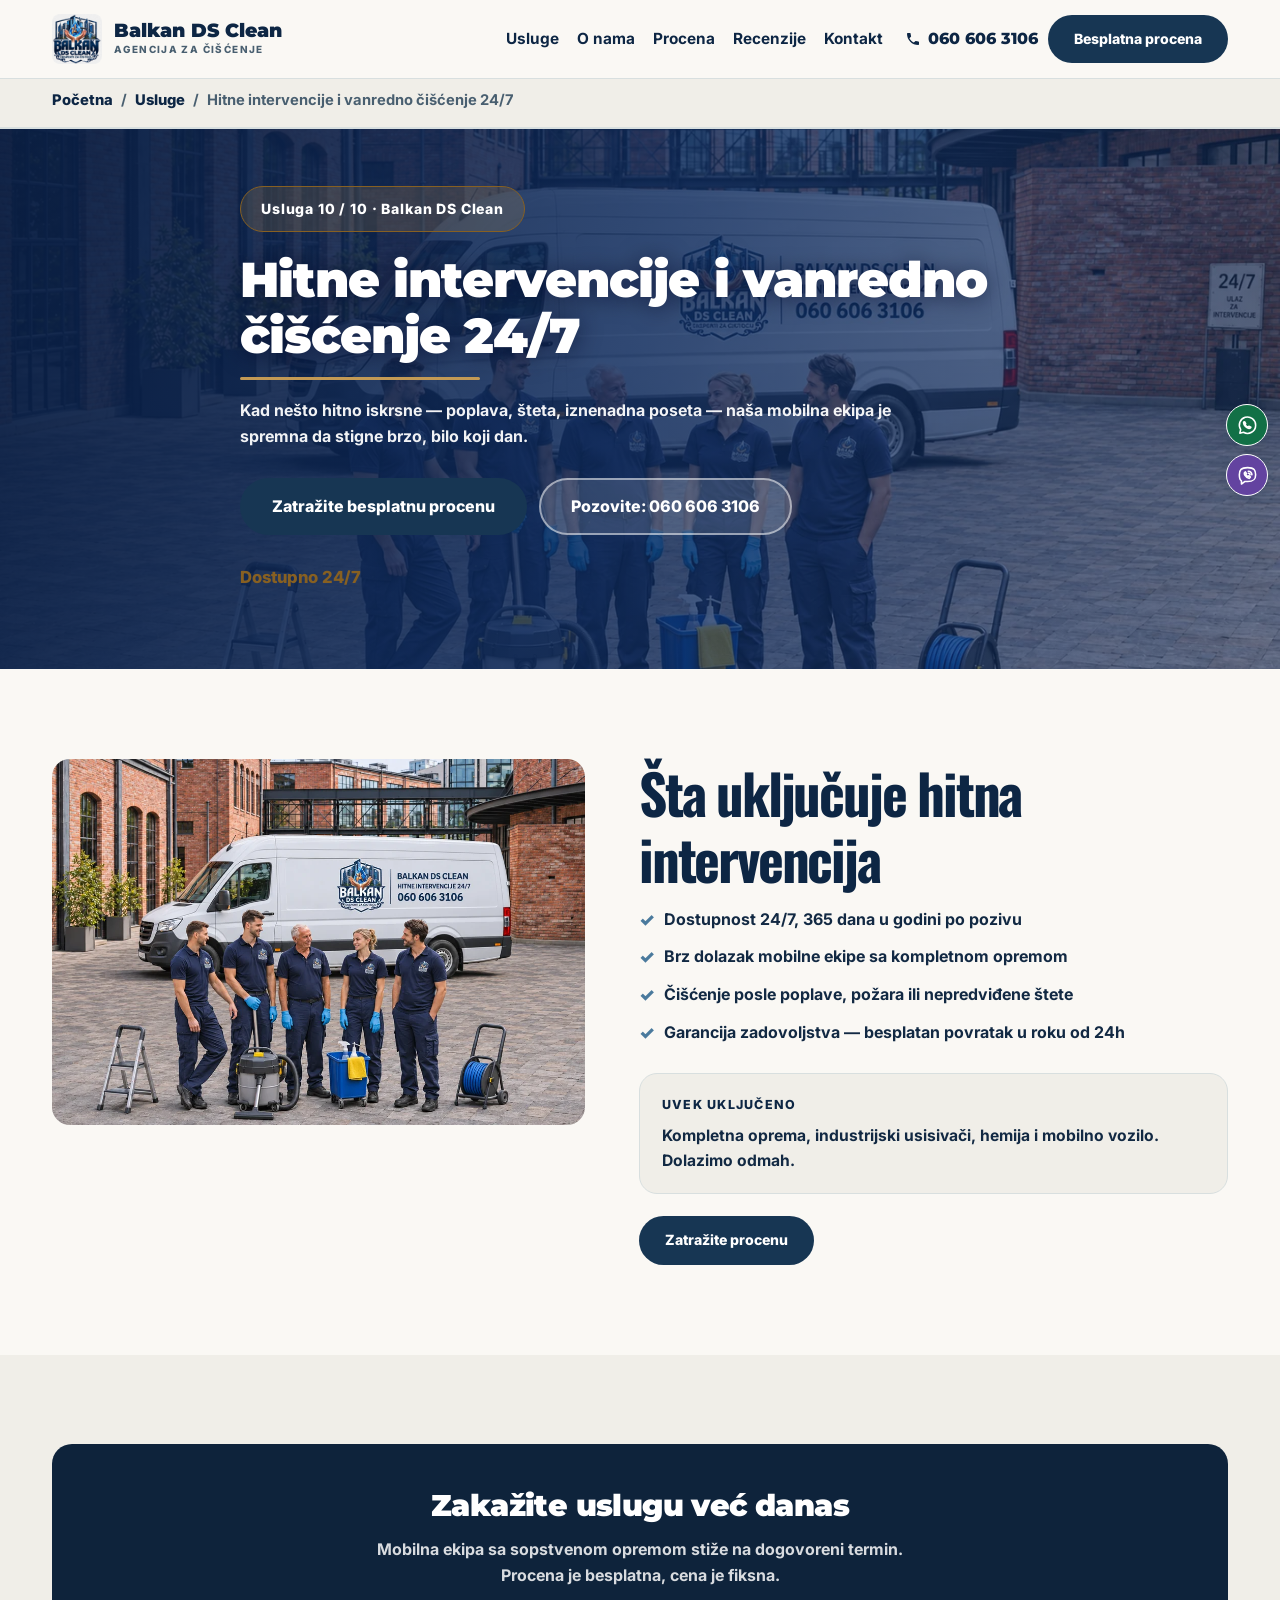
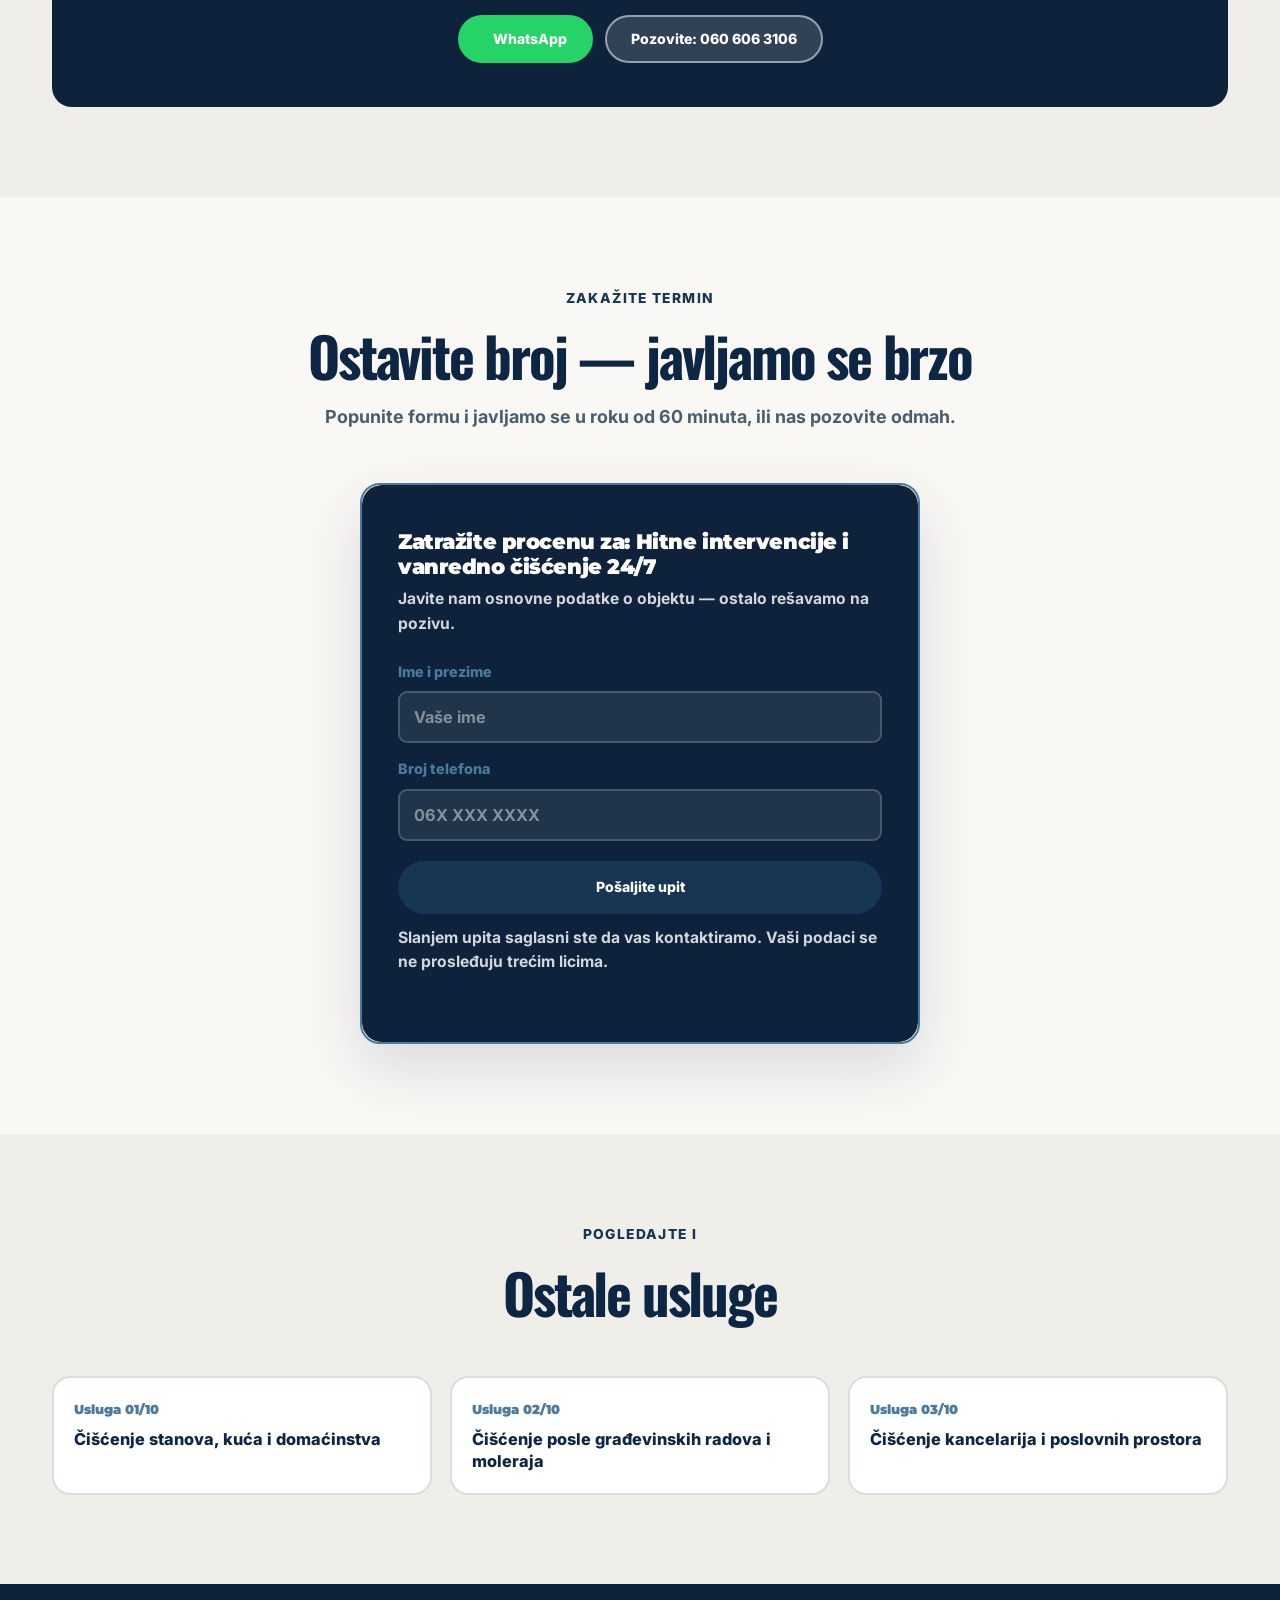
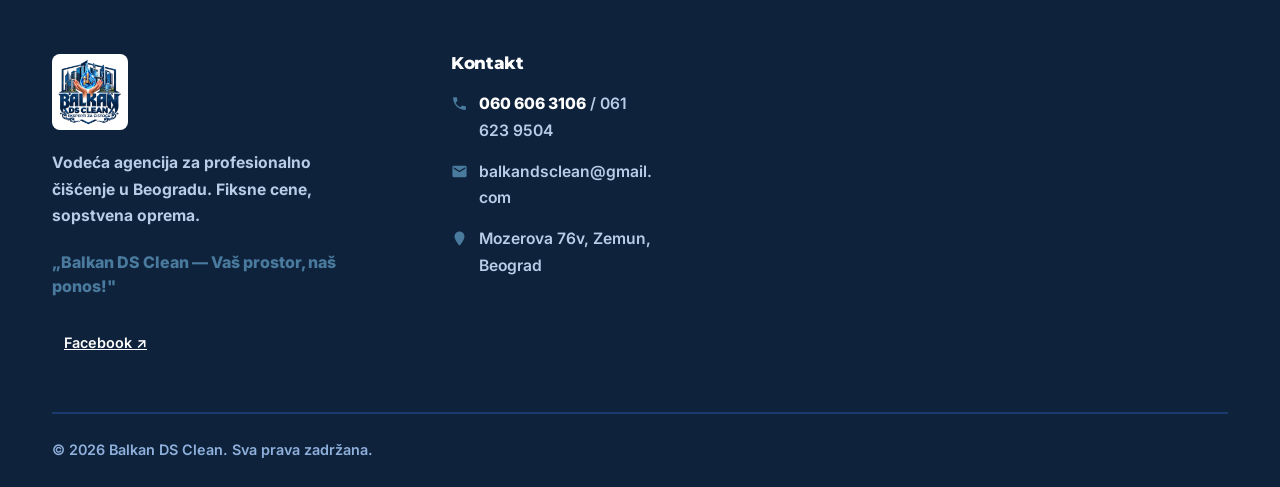
<file: usluge/hitne-intervencije/index.html>
<!doctype html>
<html lang="sr-Latn"><head>
<meta charset="UTF-8">
<meta name="viewport" content="width=device-width, initial-scale=1.0">
<title>Hitne intervencije i vanredno čišćenje 24/7 — Balkan DS Clean | Beograd</title>
<meta name="description" content="Hitne intervencije čišćenja u Beogradu, dostupno 24/7 — brz dolazak mobilne ekipe posle poplave ili štete.">
<link rel="canonical" href="https://ciscenjebalkan.rs/usluge/hitne-intervencije/">
<meta name="robots" content="index, follow">
<meta property="og:title" content="Hitne intervencije i vanredno čišćenje 24/7 — Balkan DS Clean">
<meta property="og:description" content="Hitne intervencije čišćenja u Beogradu, dostupno 24/7 — brz dolazak mobilne ekipe posle poplave ili štete.">
<meta property="og:url" content="https://ciscenjebalkan.rs/usluge/hitne-intervencije/">
<meta property="og:type" content="website">
<meta property="og:image" content="https://ciscenjebalkan.rs/og-image.png">
<meta name="twitter:card" content="summary_large_image">
<meta name="theme-color" content="#122943">
<meta name="color-scheme" content="light only">
<link rel="preconnect" href="https://fonts.googleapis.com">
<link rel="preconnect" href="https://fonts.gstatic.com" crossorigin="">
<link href="https://fonts.googleapis.com/css2?family=Montserrat:wght@700;800;900&amp;family=Inter:wght@500;600;700;800&amp;display=swap&amp;subset=latin,latin-ext" rel="stylesheet">
<script type="application/ld+json">
{"@context":"https://schema.org","@type":"Service","serviceType":"Hitne intervencije i vanredno čišćenje 24/7","provider":{"@type":"HouseCleaningService","name":"Balkan DS Clean","telephone":"+381606063106","email":"balkandsclean@gmail.com"},"areaServed":{"@type":"City","name":"Beograd"},"url":"https://ciscenjebalkan.rs/usluge/hitne-intervencije/","description":"Hitne intervencije čišćenja u Beogradu, dostupno 24/7 — brz dolazak mobilne ekipe posle poplave ili štete."}
</script>
<style>
:root{
  color-scheme: only light;
  --plava:#1A56A0;
  --plava-tamna:#0E2E5A;
  --plava-hover:#2366B8;
  --plava-svetla:#4C8DD6;
  --plava-bg:#EFF6FF;
  --plava-bg2:#DCE9F7;
  --tekst:#1A3D6E;
  --tekst-blagi:#3A6BA5;
  --bela:#FFFFFF;
  --linija:#B8D4F0;
  --zlato:#2E6FBB;
  --korall:#E8724C;
  --sadrzaj:1240px;
  --r:16px;
  --f-naslov:'Montserrat',system-ui,sans-serif;
  --f-tekst:'Inter',system-ui,-apple-system,sans-serif;
}
*{margin:0;padding:0;box-sizing:border-box}
html{scroll-behavior:smooth;background:#fff}
body{font-family:var(--f-tekst);color:var(--tekst);background:var(--bela);font-size:1.12rem;font-weight:600;line-height:1.7;-webkit-font-smoothing:antialiased;overflow-x:hidden}
img{max-width:100%;display:block}
a{color:inherit;text-decoration:none}
h1,h2,h3,h4{font-family:var(--f-naslov);color:var(--plava);line-height:1.16;letter-spacing:-.02em;font-weight:800}
.omot{max-width:var(--sadrzaj);margin:0 auto;padding:0 32px}
button{font:inherit;cursor:pointer}
strong,b{font-weight:800}

/* HEADER */
.glava{position:fixed;top:0;left:0;right:0;z-index:70;padding:10px 0;transition:background .25s,padding .25s,box-shadow .25s;background:linear-gradient(180deg,rgba(8,29,66,.6),rgba(8,29,66,0))}
.glava.pun{background:rgba(255,255,255,.98);backdrop-filter:blur(12px);padding:6px 0;box-shadow:0 1px 0 var(--linija)}
.glava .omot{display:flex;align-items:center;gap:22px;min-height:58px}
.logo{display:flex;align-items:center;gap:12px;flex-shrink:0}
.logo img{height:60px;width:auto;object-fit:contain;transition:height .25s;flex-shrink:0}
.glava.pun .logo img{height:50px}
.logo-ime{font-family:var(--f-naslov);font-weight:900;font-size:1.16rem;color:#fff;transition:color .25s;display:block;line-height:1.15}
.logo-pod{font-size:.62rem;letter-spacing:.14em;text-transform:uppercase;font-weight:800;color:rgba(255,255,255,.8);transition:color .25s;display:block}
.glava.pun .logo-ime{color:var(--plava)}
.glava.pun .logo-pod{color:var(--tekst-blagi)}
.meni{display:flex;gap:18px;margin-left:auto;align-items:center}
.meni a{font-size:.96rem;font-weight:700;color:rgba(255,255,255,.95);padding:6px 0;position:relative;transition:color .2s;white-space:nowrap}
.glava.pun .meni a{color:var(--tekst)}
.meni a::after{content:'';position:absolute;left:0;bottom:0;height:2px;width:0;background:var(--korall);transition:width .2s}
.meni a:hover::after{width:100%}
.glava-akcije{display:flex;align-items:center;gap:10px}
.tel-glava{font-family:var(--f-naslov);font-weight:800;font-size:.98rem;color:#fff;display:flex;align-items:center;gap:7px;white-space:nowrap;transition:color .25s}
.glava.pun .tel-glava{color:var(--plava)}
.tel-glava svg{width:16px;height:16px;fill:currentColor}
.dugme{display:inline-flex;align-items:center;justify-content:center;gap:9px;padding:14px 24px;border-radius:10px;font-weight:800;font-size:.96rem;border:2px solid transparent;cursor:pointer;transition:all .2s;white-space:nowrap;line-height:1.2}
.dugme-plava{background:var(--plava);color:#fff}
.dugme-plava:hover{background:var(--plava-hover);transform:translateY(-2px)}
.dugme-korall{background:var(--korall);color:#fff}
.dugme-korall:hover{background:#D4623D;transform:translateY(-2px)}
.dugme-obris{background:transparent;color:var(--plava);border-color:var(--linija)}
.dugme-obris:hover{border-color:var(--plava-svetla);background:var(--plava-bg)}
.dugme-providno{background:rgba(255,255,255,.14);color:#fff;border-color:rgba(255,255,255,.5)}
.dugme-providno:hover{background:rgba(255,255,255,.24)}
.dugme-wa{background:#25D366;color:#fff}
.dugme-wa:hover{background:#1FB955;transform:translateY(-2px)}
.burger{display:none;background:none;border:0;padding:8px;cursor:pointer}
.burger span{display:block;width:24px;height:3px;background:#fff;margin:5px 0;transition:.22s;border-radius:2px}
.glava.pun .burger span{background:var(--plava)}
.burger.aktivan span:nth-child(1){transform:translateY(8px) rotate(45deg)}
.burger.aktivan span:nth-child(2){opacity:0}
.burger.aktivan span:nth-child(3){transform:translateY(-8px) rotate(-45deg)}

/* HERO */
.hero{position:relative;min-height:96svh;display:flex;align-items:center;padding:150px 0 70px;overflow:hidden;background:var(--plava-tamna)}
.hero-slika{position:absolute;inset:0;z-index:1}
.hero-slika img{width:100%;height:100%;object-fit:cover}
.hero-slika::after{content:'';position:absolute;inset:0;background:linear-gradient(115deg,rgba(8,29,66,.95) 0%,rgba(13,42,92,.85) 45%,rgba(13,42,92,.55) 100%)}
.hero .omot{position:relative;z-index:6}
.hero-tekst{max-width:820px}
.nadnaslov{display:inline-flex;align-items:center;gap:10px;font-size:.9rem;font-weight:800;letter-spacing:.03em;color:#fff;background:rgba(217,164,65,.16);border:1.5px solid var(--zlato);padding:11px 20px;border-radius:100px;margin-bottom:24px}
.nadnaslov .zvezde{color:var(--zlato);font-size:1.15rem;letter-spacing:.05em}
.hero h1{font-weight:900;font-size:clamp(2.1rem,4.2vw,3.6rem);line-height:1.12;letter-spacing:-.02em;color:#fff;margin-bottom:22px;text-shadow:0 2px 24px rgba(0,10,30,.6)}
.hero h1 span{color:var(--plava-svetla)}
.hero-uvod{font-size:clamp(1.05rem,1.3vw,1.24rem);font-weight:600;color:rgba(255,255,255,.94);max-width:720px;margin-bottom:32px;line-height:1.62;text-shadow:0 1px 12px rgba(0,10,30,.5)}
.hero-akcije{display:flex;gap:12px;flex-wrap:wrap;margin-bottom:38px}
.hero-akcije .dugme{padding:18px 32px;font-size:1.04rem}
.pulsira{animation:pulsPad 2.2s ease-in-out infinite}
@keyframes pulsPad{0%,100%{box-shadow:0 0 0 0 rgba(232,114,76,.45)}50%{box-shadow:0 0 0 12px rgba(232,114,76,0)}}
.hero-poverenje{display:flex;flex-direction:column;gap:12px}
.hero-poverenje-red{display:flex;align-items:center;gap:11px;color:#fff;font-size:.98rem;font-weight:700}
.hero-poverenje-red svg{width:20px;height:20px;fill:var(--plava-svetla);flex-shrink:0}

/* TRAKA POVERENJA (velike zvezde) */
.poverenje{background:var(--plava-bg);padding:34px 0;border-bottom:2px solid var(--linija)}
.poverenje .omot{display:flex;align-items:center;justify-content:center;gap:22px;flex-wrap:wrap;text-align:center}
.pov-zvezde{font-size:2.6rem;color:var(--zlato);letter-spacing:.06em;line-height:1}
.pov-tekst{max-width:640px}
.pov-ocena{font-family:var(--f-naslov);font-weight:900;font-size:1.5rem;color:var(--plava);display:block;line-height:1.2}
.pov-poruka{font-size:1.06rem;font-weight:700;color:var(--tekst-blagi);line-height:1.5}

/* SEKCIJE */
.sekcija{padding:92px 0}
.sekcija-svetla{background:var(--plava-bg)}
.zaglavlje{max-width:780px;margin:0 auto 52px;text-align:center}
.oznaka{font-size:.86rem;font-weight:800;letter-spacing:.1em;color:var(--korall);margin-bottom:14px;display:block;text-transform:uppercase}
.zaglavlje h2{font-weight:900;font-size:clamp(1.9rem,3.1vw,2.7rem);margin-bottom:16px;line-height:1.14}
.zaglavlje p{color:var(--tekst-blagi);font-size:1.12rem;font-weight:600;line-height:1.6}

/* USLUGE */
.usluge-mreza{display:grid;grid-template-columns:repeat(4,1fr);gap:20px}
.usluga-karta{background:#fff;border:2px solid var(--linija);border-radius:var(--r);overflow:hidden;transition:border-color .25s,transform .25s,box-shadow .25s;display:flex;flex-direction:column}
.usluga-karta:hover{border-color:var(--plava-svetla);transform:translateY(-5px);box-shadow:0 22px 44px rgba(13,42,92,.14)}
.usluga-slika{aspect-ratio:16/10;position:relative;overflow:hidden;background:var(--plava-bg2)}
.usluga-slika img{width:100%;height:100%;object-fit:cover;transition:transform .5s}
.usluga-karta:hover .usluga-slika img{transform:scale(1.07)}
.usluga-ikona{position:absolute;left:12px;bottom:12px;width:44px;height:44px;border-radius:11px;background:rgba(255,255,255,.95);display:flex;align-items:center;justify-content:center;box-shadow:0 4px 12px rgba(8,29,66,.25)}
.usluga-ikona svg{width:24px;height:24px;fill:var(--plava)}
.usluga-sadrzaj{padding:20px 20px 22px;display:flex;flex-direction:column;flex:1}
.usluga-sadrzaj h3{font-weight:800;font-size:1.06rem;margin-bottom:8px;line-height:1.3}
.usluga-sadrzaj p{font-size:.94rem;color:var(--tekst-blagi);font-weight:600;line-height:1.5;margin-bottom:14px;flex:1}
.usluga-cena{font-weight:800;color:var(--plava);font-size:.96rem;padding-top:12px;border-top:1.5px solid var(--linija);margin-bottom:12px}
.usluga-vise{display:inline-flex;align-items:center;gap:6px;font-weight:800;font-size:.94rem;color:var(--korall)}
.usluga-karta:hover .usluga-vise{gap:10px}
.usluga-vise span{transition:transform .2s}

/* KALKULATOR + FORMA */
.kalk-wrap{display:grid;grid-template-columns:1.1fr .9fr;gap:0;background:#fff;border:2px solid var(--plava-svetla);border-radius:20px;overflow:hidden;box-shadow:0 24px 60px rgba(13,42,92,.14);max-width:1080px;margin:0 auto}
.kalk{padding:44px 40px;min-width:0}
.kalk h3{font-weight:900;font-size:1.44rem;margin-bottom:6px;overflow-wrap:break-word}
.kalk-uvod{color:var(--tekst-blagi);font-weight:600;margin-bottom:26px;font-size:1rem}
.kalk-red{display:grid;grid-template-columns:1fr 1fr;gap:18px;margin-bottom:22px}
.polje label{display:block;font-weight:800;font-size:.94rem;color:var(--plava);margin-bottom:8px}
.polje input,.polje select{width:100%;padding:15px;border:2px solid var(--linija);border-radius:10px;font-size:max(1.05rem,16px);font-weight:700;color:var(--tekst);background:#fff;transition:border-color .2s;-webkit-appearance:none;font-family:inherit}
.polje input:focus,.polje select:focus{outline:none;border-color:var(--plava-svetla)}
.kalk-rezultat{background:var(--plava-bg);border-radius:12px;padding:22px 24px;margin-bottom:20px}
.kalk-oznaka{font-size:.8rem;font-weight:800;letter-spacing:.08em;color:var(--tekst-blagi);display:block;margin-bottom:4px;text-transform:uppercase}
.kalk-iznos{font-family:var(--f-naslov);font-weight:900;font-size:2.3rem;color:var(--plava);line-height:1.1}
.kalk-popust{display:none;background:var(--zlato);color:#fff;font-weight:800;font-size:.82rem;padding:7px 12px;border-radius:6px;margin-top:8px}
.kalk-popust.vidi{display:inline-block}
.forma-sms{background:var(--plava-tamna);padding:44px 36px;color:#fff;min-width:0}
.forma-sms h3{color:#fff;font-weight:900;font-size:1.34rem;margin-bottom:8px}
.forma-sms>p{color:rgba(255,255,255,.82);font-weight:600;font-size:.98rem;margin-bottom:24px;line-height:1.55}
.fs-polje{margin-bottom:14px}
.fs-polje label{display:block;font-weight:800;font-size:.9rem;color:var(--plava-svetla);margin-bottom:7px}
.fs-polje input{width:100%;padding:14px;border-radius:9px;border:2px solid rgba(255,255,255,.18);background:rgba(255,255,255,.08);color:#fff;font-size:max(1.02rem,16px);font-weight:700;font-family:inherit}
.fs-polje input::placeholder{color:rgba(255,255,255,.45)}
.fs-polje input:focus{outline:none;border-color:var(--plava-svetla)}
.fs-submit{width:100%;margin-top:6px;padding:16px;justify-content:center}
.fs-nota{font-size:.82rem;color:rgba(255,255,255,.55);font-weight:500;margin-top:12px;line-height:1.5}

/* O NAMA */
.onama{display:grid;grid-template-columns:.9fr 1.1fr;gap:56px;align-items:center}
.onama-slika{position:relative;border-radius:20px;overflow:hidden;aspect-ratio:4/5}
.onama-slika img{width:100%;height:100%;object-fit:cover}
.onama-peckat{position:absolute;bottom:-16px;right:-16px;width:120px;height:120px;background:#fff;border-radius:50%;box-shadow:0 12px 34px rgba(13,42,92,.24);padding:8px;display:flex;align-items:center;justify-content:center}
.onama-peckat img{border-radius:50%}
.onama-tekst h2{font-weight:900;font-size:clamp(1.8rem,3vw,2.5rem);margin-bottom:10px;line-height:1.16}
.onama-slogan{color:var(--korall);font-weight:800;font-size:1.08rem;margin-bottom:22px;display:block;line-height:1.5}
.onama-tekst p{color:var(--tekst-blagi);font-weight:600;margin-bottom:18px;line-height:1.72}
.onama-tekst p b,.onama-tekst p strong{color:var(--plava);font-weight:800}
.onama-potpis{margin-top:26px;padding-top:22px;border-top:2px solid var(--linija);display:flex;align-items:center;gap:14px}
.onama-potpis-slovo{width:52px;height:52px;border-radius:50%;background:var(--plava);color:#fff;font-family:var(--f-naslov);font-weight:900;font-size:1.3rem;display:flex;align-items:center;justify-content:center;flex-shrink:0}
.onama-potpis-ime{font-weight:800;color:var(--plava);font-size:1.02rem;display:block}
.onama-potpis-tim{font-size:.92rem;font-weight:600;color:var(--tekst-blagi)}

/* GALERIJA */
.filteri{display:flex;gap:9px;justify-content:center;flex-wrap:wrap;margin-bottom:40px}
.filter{background:#fff;border:2px solid var(--linija);border-radius:100px;padding:11px 22px;font-size:.96rem;font-weight:800;color:var(--tekst-blagi);cursor:pointer;transition:all .2s}
.filter:hover{border-color:var(--plava-svetla);color:var(--plava)}
.filter.aktivan{background:var(--plava);border-color:var(--plava);color:#fff}
.galerija{display:grid;grid-template-columns:repeat(4,1fr);gap:14px}
.gs{position:relative;overflow:hidden;border-radius:var(--r);cursor:pointer;background:var(--plava-bg2);border:0;padding:0;display:block;aspect-ratio:4/3}
.gs img{width:100%;height:100%;object-fit:cover;transition:transform .5s}
.gs:hover img{transform:scale(1.08)}
.gs::after{content:'';position:absolute;inset:0;background:linear-gradient(to top,rgba(8,29,66,.72),transparent 58%);opacity:0;transition:opacity .3s}
.gs:hover::after{opacity:1}
.gs-oznaka{position:absolute;left:14px;bottom:13px;z-index:2;color:#fff;font-size:.9rem;font-weight:800;opacity:0;transform:translateY(8px);transition:all .3s}
.gs:hover .gs-oznaka{opacity:1;transform:none}
.gs.sakriven{display:none}
.svetlo{position:fixed;inset:0;z-index:200;background:rgba(5,18,42,.96);display:none;align-items:center;justify-content:center;padding:24px}
.svetlo.otvoreno{display:flex}
.svetlo img{max-width:92vw;max-height:82vh;object-fit:contain;border-radius:8px}
.svetlo-x,.svetlo-nazad,.svetlo-napred{position:absolute;background:rgba(255,255,255,.14);border:0;width:50px;height:50px;border-radius:50%;cursor:pointer;display:flex;align-items:center;justify-content:center;transition:background .2s}
.svetlo-x:hover,.svetlo-nazad:hover,.svetlo-napred:hover{background:var(--plava-svetla)}
.svetlo-x{top:22px;right:22px}
.svetlo-nazad{left:22px;top:50%;transform:translateY(-50%)}
.svetlo-napred{right:22px;top:50%;transform:translateY(-50%)}
.svetlo svg{width:22px;height:22px;fill:#fff}
.svetlo-info{position:absolute;left:0;right:0;bottom:22px;text-align:center;color:rgba(255,255,255,.9);font-size:.96rem;font-weight:700;padding:0 70px}

/* RECENZIJE SLAJDER */
.gugl-traka{display:flex;align-items:center;justify-content:center;gap:14px;margin-bottom:40px;flex-wrap:wrap}
.gugl-kutija{display:flex;align-items:center;gap:13px;background:#fff;border:2px solid var(--linija);border-radius:100px;padding:12px 24px}
.gugl-kutija svg{width:24px;height:24px;flex-shrink:0}
.gugl-ocena{font-family:var(--f-naslov);font-weight:900;font-size:1.34rem;color:var(--plava)}
.zvezde-r{color:var(--zlato);letter-spacing:.08em}
.gugl-tekst{font-size:.96rem;font-weight:700;color:var(--tekst-blagi)}
.slajder{position:relative;max-width:1100px;margin:0 auto;overflow:hidden}
.slajder-traka{display:flex;transition:transform .5s ease}
.rec-slajd{min-width:100%;display:grid;grid-template-columns:repeat(3,1fr);gap:20px;padding:4px}
.recenzija{background:#fff;border:2px solid var(--linija);border-radius:var(--r);padding:28px 24px;display:flex;flex-direction:column}
.recenzija .zvezde-r{font-size:1.05rem;margin-bottom:14px;display:block}
.recenzija p{font-size:.98rem;font-weight:600;color:var(--tekst);line-height:1.62;flex:1;margin-bottom:20px}
.recenzija footer{display:flex;align-items:center;gap:12px;padding-top:16px;border-top:1.5px solid var(--linija)}
.avatar{width:44px;height:44px;border-radius:50%;background:var(--plava-bg2);display:flex;align-items:center;justify-content:center;font-family:var(--f-naslov);font-weight:900;color:var(--plava);font-size:1rem;flex-shrink:0}
.rec-ime{font-weight:800;font-size:.98rem;color:var(--plava);line-height:1.3;display:block}
.rec-tip{font-size:.86rem;font-weight:600;color:var(--tekst-blagi);display:block}
.slajder-kontrole{display:flex;align-items:center;justify-content:center;gap:16px;margin-top:32px}
.slajder-dugme{width:48px;height:48px;border-radius:50%;background:#fff;border:2px solid var(--linija);cursor:pointer;display:flex;align-items:center;justify-content:center;transition:all .2s}
.slajder-dugme:hover{border-color:var(--plava);background:var(--plava)}
.slajder-dugme:hover svg{fill:#fff}
.slajder-dugme svg{width:20px;height:20px;fill:var(--plava)}
.slajder-tacke{display:flex;gap:8px}
.slajder-tacka{width:10px;height:10px;border-radius:50%;background:var(--linija);border:0;cursor:pointer;transition:all .2s;padding:0}
.slajder-tacka.aktivna{background:var(--plava);width:28px;border-radius:5px}

/* FAQ */
.faq{max-width:820px;margin:0 auto}
.faq-stavka{border-bottom:2px solid var(--linija)}
.faq-pitanje{width:100%;background:none;border:0;padding:22px 4px;display:flex;align-items:center;justify-content:space-between;gap:20px;text-align:left;font-family:var(--f-naslov);font-weight:800;font-size:1.08rem;color:var(--plava)}
.faq-ikona{width:22px;height:22px;flex-shrink:0;position:relative;transition:transform .3s}
.faq-ikona::before,.faq-ikona::after{content:'';position:absolute;background:var(--plava);border-radius:2px;transition:.25s}
.faq-ikona::before{width:16px;height:3px;top:50%;left:50%;transform:translate(-50%,-50%)}
.faq-ikona::after{width:3px;height:16px;top:50%;left:50%;transform:translate(-50%,-50%)}
.faq-stavka.otvoren .faq-ikona::after{transform:translate(-50%,-50%) rotate(90deg);opacity:0}
.faq-odgovor{max-height:0;overflow:hidden;transition:max-height .35s ease}
.faq-odgovor p{padding:0 4px 22px;color:var(--tekst-blagi);font-weight:600;font-size:1rem;line-height:1.62;max-width:720px}
.faq-stavka.otvoren .faq-odgovor{max-height:360px}

/* OPSTINE */
.opstine{position:relative;min-height:360px;display:flex;align-items:center;overflow:hidden;background:var(--plava-tamna)}
.opstine>img{position:absolute;inset:0;width:100%;height:100%;object-fit:cover;z-index:1}
.opstine::after{content:'';position:absolute;inset:0;z-index:2;background:linear-gradient(110deg,rgba(8,29,66,.92) 0%,rgba(13,42,92,.78) 55%,rgba(13,42,92,.55) 100%)}
.opstine .omot{position:relative;z-index:3}
.opstine-tekst{max-width:820px;margin:0 auto;text-align:center}
.opstine h2{font-weight:900;font-size:clamp(1.6rem,2.6vw,2.2rem);color:#fff;margin-bottom:14px;line-height:1.2}
.opstine-uvod{color:rgba(255,255,255,.9);font-weight:600;font-size:1.06rem;margin-bottom:24px}
.opstine-lista{display:flex;flex-wrap:wrap;gap:9px;justify-content:center}
.opstina{background:rgba(255,255,255,.1);border:1.5px solid rgba(255,255,255,.22);color:#fff;font-size:.9rem;font-weight:700;padding:9px 17px;border-radius:100px}

/* FOOTER */
.podnozje{background:var(--plava-tamna);color:#B8CCE8;padding:70px 0 0;font-size:1rem;font-weight:600}
.podnozje-mreza{display:grid;grid-template-columns:1.7fr 1fr 1fr 1.3fr;gap:44px;padding-bottom:48px}
.podnozje-mreza>div{min-width:0}
.podnozje .logo img{height:70px;width:auto;object-fit:contain}
.podnozje-o{margin:20px 0;max-width:320px;line-height:1.7;font-size:.98rem}
.podnozje-slogan{color:var(--plava-svetla);font-weight:800;font-size:1rem;margin-bottom:24px;display:block;max-width:320px;line-height:1.5}
.soc-naslov{font-size:.76rem;font-weight:800;letter-spacing:.12em;color:#8FB0DC;margin-bottom:11px;display:block;text-transform:uppercase}
.socijalne{display:flex;gap:9px;margin-bottom:22px;flex-wrap:wrap}
.soc{width:46px;height:46px;border-radius:11px;display:flex;align-items:center;justify-content:center;transition:transform .2s,opacity .2s}
.soc:hover{transform:translateY(-3px);opacity:.9}
.soc svg{width:22px;height:22px;fill:#fff}
.soc-tel{background:var(--plava)}
.soc-mejl{background:var(--plava-hover)}
.soc-wa{background:#25D366}
.soc-viber{background:#7360F2}
.podnozje h4{color:#fff;font-size:1.04rem;margin-bottom:18px;font-weight:800}
.podnozje ul{list-style:none;display:flex;flex-direction:column;gap:11px}
.podnozje ul a{font-size:.98rem;font-weight:600;transition:color .2s}
.podnozje ul a:hover{color:var(--plava-svetla)}
.kontakt-red{display:flex;gap:11px;margin-bottom:14px;align-items:flex-start;font-size:.98rem;font-weight:600;overflow-wrap:anywhere;min-width:0}
.kontakt-red svg{width:17px;height:17px;fill:var(--plava-svetla);flex-shrink:0;margin-top:4px}
.kontakt-red a:hover{color:#fff}
.kontakt-red b{color:#fff;font-weight:800}
.pravno{border-top:2px solid #1D3A6E;padding:24px 0;display:flex;justify-content:space-between;gap:20px;flex-wrap:wrap;font-size:.9rem;font-weight:600;color:#8FB0DC}
.pravno-agencija{display:block;margin-top:6px;color:#6B8CBE}

/* MOBILNA TRAKA */
.mob-traka{position:fixed;bottom:0;left:0;right:0;z-index:80;background:#fff;border-top:2px solid var(--linija);box-shadow:0 -6px 22px rgba(13,42,92,.16);display:none;padding:9px 10px calc(9px + env(safe-area-inset-bottom));gap:8px}
.mob-traka a{flex:1;display:flex;flex-direction:column;align-items:center;justify-content:center;gap:3px;padding:10px 4px;border-radius:9px;font-size:.76rem;font-weight:800;color:#fff;text-align:center;line-height:1.2}
.mob-traka svg{width:20px;height:20px;fill:#fff}
.mt-tel{background:var(--plava)}
.mt-wa{background:#25D366}
.mt-zakazi{background:var(--korall)}

.otkrij{opacity:0;transform:translateY(22px);transition:opacity .6s ease,transform .6s ease}
.otkrij.vidljivo{opacity:1;transform:none}
:focus-visible{outline:3px solid var(--plava-svetla);outline-offset:3px;border-radius:4px}

@media (prefers-reduced-motion:reduce){
  *{animation:none!important;transition:none!important}
  .otkrij{opacity:1;transform:none}
  html{scroll-behavior:auto}
}

@media (max-width:1180px){
  .usluge-mreza{grid-template-columns:repeat(3,1fr)}
  .galerija{grid-template-columns:repeat(3,1fr)}
  .podnozje-mreza{grid-template-columns:1fr 1fr;gap:36px}
  .kalk-wrap{grid-template-columns:1fr}
  .rec-slajd{grid-template-columns:1fr}
  .onama{grid-template-columns:1fr;gap:40px}
  .onama-slika{max-width:420px;margin:0 auto;width:100%}
}
@media (max-width:940px){
  .meni,.tel-glava,.glava-akcije .dugme{display:none}
  .burger{display:block;margin-left:auto}
  .meni.otvoren{display:flex;flex-direction:column;position:absolute;top:100%;left:0;right:0;background:#fff;padding:20px 32px 28px;gap:2px;border-bottom:2px solid var(--linija);box-shadow:0 16px 34px rgba(13,42,92,.16);align-items:stretch}
  .meni.otvoren a{color:var(--tekst);padding:14px 0;border-bottom:1.5px solid var(--linija);font-size:1.06rem}
  .meni.otvoren a::after{display:none}
  .hero{padding:112px 0 54px;min-height:auto}
  .usluge-mreza{grid-template-columns:repeat(2,1fr)}
  .galerija{grid-template-columns:repeat(2,1fr)}
  .sekcija{padding:60px 0}
  .kalk{padding:32px 26px}
  .forma-sms{padding:32px 26px}
  .kalk-red{grid-template-columns:1fr;gap:16px}
  .opstine{min-height:300px}
  .mob-traka{display:flex}
  body{padding-bottom:78px}
  .pov-zvezde{font-size:2rem}
}
@media (max-width:700px){
  .omot{padding:0 18px}
  .usluge-mreza{grid-template-columns:1fr}
  .galerija{grid-template-columns:1fr}
  .podnozje-mreza{grid-template-columns:1fr;gap:30px}
  .filteri{gap:7px;margin-bottom:26px}
  .filter{padding:9px 15px;font-size:.9rem}
  .kalk-iznos{font-size:2rem}
  .mob-traka a{font-size:.68rem}
  .onama-peckat{width:92px;height:92px;bottom:-12px;right:-12px}
  .hero h1{font-size:clamp(1.9rem,7vw,2.4rem)}
  .pov-zvezde{font-size:1.7rem}
  .poverenje .omot{gap:14px}
}

/* PODSTRANICA - extra */
.breadcrumb{padding:14px 0;margin-top:74px;font-size:.92rem;font-weight:700;color:var(--tekst-blagi);background:var(--plava-bg);border-bottom:2px solid var(--linija)}
.breadcrumb .omot{display:flex;align-items:center;gap:8px;flex-wrap:wrap}
.breadcrumb a{color:var(--plava);font-weight:800}
.breadcrumb a:hover{text-decoration:underline}
.breadcrumb span{color:var(--tekst-blagi)}

.usluga-hero{position:relative;min-height:60svh;display:flex;align-items:center;padding:30px 0 50px;overflow:hidden;background:var(--plava-tamna)}
.usluga-hero-slika{position:absolute;inset:0;z-index:1}
.usluga-hero-slika img{width:100%;height:100%;object-fit:cover}
.usluga-hero-slika::after{content:'';position:absolute;inset:0;background:linear-gradient(110deg,rgba(8,29,66,.96) 0%,rgba(13,42,92,.82) 48%,rgba(13,42,92,.5) 100%)}
.usluga-hero .omot{position:relative;z-index:6}
.usluga-hero-tekst{max-width:800px}
.usluga-broj-veliki{display:inline-flex;align-items:center;gap:10px;font-size:.88rem;font-weight:800;letter-spacing:.06em;color:#fff;background:rgba(217,164,65,.16);border:1.5px solid var(--zlato);padding:10px 20px;border-radius:100px;margin-bottom:20px}
.usluga-hero h1{font-weight:900;font-size:clamp(2rem,3.8vw,3.1rem);line-height:1.14;color:#fff;margin-bottom:18px;text-shadow:0 2px 22px rgba(0,10,40,.6)}
.usluga-hero-uvod{font-size:clamp(1rem,1.2vw,1.18rem);font-weight:600;color:rgba(255,255,255,.94);max-width:680px;margin-bottom:28px;line-height:1.62}
.usluga-hero-akcije{display:flex;gap:12px;flex-wrap:wrap;margin-bottom:10px}
.usluga-hero-akcije .dugme{padding:17px 30px;font-size:1rem}
.usluga-hero-cena{display:inline-block;margin-top:18px;color:var(--zlato);font-weight:800;font-size:1.04rem}

.detalji-wrap{display:grid;grid-template-columns:.95fr 1.05fr;gap:54px;align-items:start}
.detalji-slika{border-radius:18px;overflow:hidden;aspect-ratio:16/11}
.detalji-slika img{width:100%;height:100%;object-fit:cover}
.detalji-tekst h2{font-weight:900;font-size:clamp(1.6rem,2.5vw,2.1rem);margin-bottom:16px;line-height:1.2}
.detalji-tekst>p{color:var(--tekst-blagi);font-weight:600;margin-bottom:18px;line-height:1.72;font-size:1.04rem}

.paketi-lista{display:flex;flex-direction:column;gap:14px;margin-bottom:24px}
.paket{background:#fff;border:2px solid var(--linija);border-radius:var(--r);padding:20px 22px;transition:border-color .2s}
.paket:hover{border-color:var(--plava-svetla)}
.paket-vrh{display:flex;align-items:baseline;justify-content:space-between;gap:12px;margin-bottom:8px;flex-wrap:wrap}
.paket-naziv{font-family:var(--f-naslov);font-weight:900;font-size:1.08rem;color:var(--plava)}
.paket-cena{font-weight:800;color:var(--korall);font-size:.98rem;white-space:nowrap}
.paket-opis{color:var(--tekst-blagi);font-weight:600;font-size:.98rem;line-height:1.58}

.uvek-ukljuceno{background:var(--plava-bg);border-radius:var(--r);padding:20px 22px;margin-bottom:22px;border:1.5px solid var(--linija)}
.uu-oznaka{font-size:.78rem;font-weight:800;letter-spacing:.1em;color:var(--plava);display:block;margin-bottom:8px;text-transform:uppercase}
.uvek-ukljuceno p{color:var(--tekst);font-weight:600;font-size:.98rem;line-height:1.6;margin:0}

.kvacice{list-style:none;display:flex;flex-direction:column;gap:11px;margin-bottom:26px}
.kvacice li{display:flex;align-items:flex-start;gap:10px;font-size:1rem;font-weight:600;color:var(--tekst);line-height:1.52}
.kvacice .chk{color:var(--plava-svetla);font-weight:900;flex-shrink:0;font-size:1.1rem}

.mini-cta{background:var(--plava-tamna);border-radius:20px;padding:44px;text-align:center;color:#fff}
.mini-cta h2{color:#fff;font-weight:900;font-size:clamp(1.4rem,2.4vw,1.9rem);margin-bottom:14px}
.mini-cta p{color:rgba(255,255,255,.84);font-weight:600;max-width:560px;margin:0 auto 26px;line-height:1.6}
.mini-cta-akcije{display:flex;gap:12px;justify-content:center;flex-wrap:wrap}

.srodne{display:grid;grid-template-columns:repeat(3,1fr);gap:18px}
.srodna{background:#fff;border:2px solid var(--linija);border-radius:var(--r);padding:20px;transition:border-color .25s,transform .25s;display:block}
.srodna:hover{border-color:var(--plava-svetla);transform:translateY(-3px)}
.srodna-br{font-family:var(--f-naslov);font-weight:900;color:var(--plava-svetla);font-size:.84rem;display:block;margin-bottom:8px}
.srodna-naziv{font-weight:800;color:var(--plava);font-size:1.02rem;line-height:1.35;display:block}

@media(max-width:940px){
  .detalji-wrap{grid-template-columns:1fr;gap:32px}
  .srodne{grid-template-columns:1fr}
  .mini-cta{padding:30px 22px}
  .usluga-hero{padding:20px 0 36px;min-height:auto}
}

</style>
<link rel="icon" href="../../assets/favicon.svg" type="image/svg+xml"><link rel="stylesheet" href="../../polish.css?v=readability"><script defer src="../../experience.js"></script><noscript><style>.otkrij{opacity:1!important;transform:none!important}</style></noscript></head>
<body>
<a class="skip-link" href="#main">Pređite na sadržaj</a><header class="glava" id="glava">
  <div class="omot">
    <a class="logo" href="../../"><picture><img src="../../assets/logo.jpg" alt="Balkan DS Clean" width="64" height="64"></picture><span><span class="logo-ime">Balkan DS Clean</span><span class="logo-pod">Agencija za čišćenje</span></span></a>
    <nav class="meni" id="meni"><a href="../../#usluge">Usluge</a><a href="../../#onama">O nama</a><a href="../../#procena">Procena</a><a href="../../#recenzije">Recenzije</a><a href="../../#kontakt">Kontakt</a></nav>
    <div class="glava-akcije"><a href="tel:+381606063106" class="tel-glava"><svg viewbox="0 0 24 24" aria-hidden="true"><path d="M6.6 10.8c1.4 2.8 3.8 5.1 6.6 6.6l2.2-2.2c.3-.3.7-.4 1-.2 1.1.4 2.4.6 3.6.6.6 0 1 .4 1 1V20c0 .6-.4 1-1 1-9.4 0-17-7.6-17-17 0-.6.4-1 1-1h3.5c.6 0 1 .4 1 1 0 1.3.2 2.5.6 3.6.1.4 0 .8-.2 1l-2.3 2.2z"></path></svg> 060 606 3106</a><a class="dugme dugme-korall" href="../../#procena">Besplatna procena</a></div>
    <button class="burger" id="burger" aria-label="Meni" aria-expanded="false"><span></span><span></span><span></span></button>
  </div>
</header>
<main id="main"><div class="breadcrumb"><div class="omot"><a href="../../">Početna</a> <span>/</span> <a href="../../#usluge">Usluge</a> <span>/</span> Hitne intervencije i vanredno čišćenje 24/7</div></div>
<section class="usluga-hero">
  <div class="usluga-hero-slika" aria-hidden="true"><img src="../../assets/detail-10.webp" alt="" fetchpriority="high"></div>
  <div class="omot"><div class="usluga-hero-tekst">
    <span class="usluga-broj-veliki">Usluga 10 / 10 · Balkan DS Clean</span>
    <h1>Hitne intervencije i vanredno čišćenje 24/7</h1>
    <p class="usluga-hero-uvod">Kad nešto hitno iskrsne — poplava, šteta, iznenadna poseta — naša mobilna ekipa je spremna da stigne brzo, bilo koji dan.</p>
    <div class="usluga-hero-akcije"><a href="#zakazi" class="dugme dugme-korall">Zatražite besplatnu procenu</a><a href="tel:+381606063106" class="dugme dugme-providno">Pozovite: 060 606 3106</a></div>
    <span class="usluga-hero-cena">Dostupno 24/7</span>
  </div></div>
</section>
<section class="sekcija" id="detalji"><div class="omot"><div class="detalji-wrap">
  <div class="detalji-slika otkrij"><img src="../../assets/service-10.webp" alt="Balkan DS Clean — Hitne intervencije i vanredno čišćenje 24/7" loading="lazy"></div>
  <div class="detalji-tekst otkrij">
        <h2>Šta uključuje hitna intervencija</h2>
        <ul class="kvacice">
          <li><span class="chk">✓</span> Dostupnost 24/7, 365 dana u godini po pozivu</li>
          <li><span class="chk">✓</span> Brz dolazak mobilne ekipe sa kompletnom opremom</li>
          <li><span class="chk">✓</span> Čišćenje posle poplave, požara ili nepredviđene štete</li>
          <li><span class="chk">✓</span> Garancija zadovoljstva — besplatan povratak u roku od 24h</li>
        </ul>
        <div class="uvek-ukljuceno"><span class="uu-oznaka">Uvek uključeno</span><p>Kompletna oprema, industrijski usisivači, hemija i mobilno vozilo. Dolazimo odmah.</p></div>
     
    <a href="#zakazi" class="dugme dugme-korall">Zatražite procenu</a>
  </div>
</div></div></section>
<section class="sekcija sekcija-svetla"><div class="omot"><div class="mini-cta otkrij">
  <h2>Zakažite uslugu već danas</h2>
  <p>Mobilna ekipa sa sopstvenom opremom stiže na dogovoreni termin. Procena je besplatna, cena je fiksna.</p>
  <div class="mini-cta-akcije"><a href="https://wa.me/381606063106" target="_blank" rel="noopener noreferrer" class="dugme dugme-wa"><svg viewbox="0 0 24 24" aria-hidden="true"><path d="M12 2C6.48 2 2 6.48 2 12c0 1.85.5 3.58 1.38 5.07L2 22l5.07-1.33A9.94 9.94 0 0012 22c5.52 0 10-4.48 10-10S17.52 2 12 2zm5.2 14.2c-.22.62-1.28 1.18-1.77 1.24-.45.06-1.02.08-1.65-.1-.38-.11-.87-.28-1.5-.55-2.64-1.14-4.36-3.8-4.5-3.98-.13-.18-1.08-1.44-1.08-2.74 0-1.3.68-1.94.92-2.2.24-.26.52-.33.7-.33.18 0 .35 0 .5.01.16.01.38-.06.6.46.22.53.75 1.83.82 1.96.07.13.11.29.02.47-.09.18-.14.29-.27.45-.13.16-.28.35-.4.47-.13.13-.27.27-.12.53.15.26.68 1.12 1.46 1.82 1 .9 1.85 1.17 2.11 1.31.26.13.41.11.56-.06.16-.18.65-.75.82-1.01.18-.26.36-.21.6-.13.24.09 1.53.72 1.79.85.26.13.44.2.5.31.06.11.06.65-.16 1.27z"></path></svg> WhatsApp</a><a href="tel:+381606063106" class="dugme dugme-providno">Pozovite: 060 606 3106</a></div>
</div></div></section>
<section class="sekcija" id="zakazi"><div class="omot">
  <div class="zaglavlje otkrij"><span class="oznaka">Zakažite termin</span><h2>Ostavite broj — javljamo se brzo</h2><p>Popunite formu i javljamo se u roku od 60 minuta, ili nas pozovite odmah.</p></div>
  <div class="kalk-wrap otkrij" style="grid-template-columns:1fr;max-width:560px">
    <div class="forma-sms" style="border-radius:20px">
      <h3>Zatražite procenu za: Hitne intervencije i vanredno čišćenje 24/7</h3>
      <p>Javite nam osnovne podatke o objektu — ostalo rešavamo na pozivu.</p>
      <form id="forma-sms"><div class="fs-polje"><label for="ime">Ime i prezime</label><input type="text" id="ime" placeholder="Vaše ime" required=""></div><div class="fs-polje"><label for="telefon">Broj telefona</label><input type="tel" id="telefon" placeholder="06X XXX XXXX" required="" inputmode="tel"></div><button type="submit" class="dugme dugme-korall fs-submit">Pošaljite upit</button></form>
      <p class="fs-nota">Slanjem upita saglasni ste da vas kontaktiramo. Vaši podaci se ne prosleđuju trećim licima.</p>
    </div>
  </div>
</div></section>
<section class="sekcija sekcija-svetla"><div class="omot"><div class="zaglavlje otkrij"><span class="oznaka">Pogledajte i</span><h2>Ostale usluge</h2></div><div class="srodne"><a class="srodna" href="../../usluge/ciscenje-stanova/"><span class="srodna-br">Usluga 01/10</span><span class="srodna-naziv">Čišćenje stanova, kuća i domaćinstva</span></a>
<a class="srodna" href="../../usluge/ciscenje-posle-gradjevinskih-radova/"><span class="srodna-br">Usluga 02/10</span><span class="srodna-naziv">Čišćenje posle građevinskih radova i moleraja</span></a>
<a class="srodna" href="../../usluge/ciscenje-kancelarija/"><span class="srodna-br">Usluga 03/10</span><span class="srodna-naziv">Čišćenje kancelarija i poslovnih prostora</span></a>
</div></div></section>
</main><footer class="podnozje" id="kontakt"><div class="omot"><div class="podnozje-mreza"><div><a class="logo" href="../../"><picture><img src="../../assets/logo-footer.webp" alt="Balkan DS Clean" width="64" height="64"></picture></a><p class="podnozje-o">Vodeća agencija za profesionalno čišćenje u Beogradu. Fiksne cene, sopstvena oprema.</p><span class="podnozje-slogan">„Balkan DS Clean — Vaš prostor, naš ponos!"</span><a class="footer-social" href="https://www.facebook.com/profile.php?id=61572728086733" target="_blank" rel="noopener noreferrer">Facebook ↗</a></div><div><h4>Kontakt</h4><div class="kontakt-red"><svg viewbox="0 0 24 24" aria-hidden="true"><path d="M6.6 10.8c1.4 2.8 3.8 5.1 6.6 6.6l2.2-2.2c.3-.3.7-.4 1-.2 1.1.4 2.4.6 3.6.6.6 0 1 .4 1 1V20c0 .6-.4 1-1 1-9.4 0-17-7.6-17-17 0-.6.4-1 1-1h3.5c.6 0 1 .4 1 1 0 1.3.2 2.5.6 3.6.1.4 0 .8-.2 1l-2.3 2.2z"></path></svg><span><a href="tel:+381606063106"><b>060 606 3106</b></a> / <a href="tel:+381616239504">061 623 9504</a></span></div><div class="kontakt-red"><svg viewbox="0 0 24 24" aria-hidden="true"><path d="M20 4H4a2 2 0 00-2 2v12a2 2 0 002 2h16a2 2 0 002-2V6a2 2 0 00-2-2zm0 4l-8 5-8-5V6l8 5 8-5v2z"></path></svg><a href="mailto:balkandsclean@gmail.com">balkandsclean@gmail.com</a></div><div class="kontakt-red"><svg viewbox="0 0 24 24" aria-hidden="true"><path d="M12 2C8 2 5 5 5 9c0 5 7 13 7 13s7-8 7-13c0-4-3-7-7-7z"></path></svg><span>Mozerova 76v, Zemun, Beograd</span></div></div></div><div class="pravno"><span>© 2026 Balkan DS Clean. Sva prava zadržana.</span></div></div></footer>
<div class="mob-traka"><a href="tel:+381606063106" class="mt-tel"><svg viewbox="0 0 24 24" aria-hidden="true"><path d="M6.6 10.8c1.4 2.8 3.8 5.1 6.6 6.6l2.2-2.2c.3-.3.7-.4 1-.2 1.1.4 2.4.6 3.6.6.6 0 1 .4 1 1V20c0 .6-.4 1-1 1-9.4 0-17-7.6-17-17 0-.6.4-1 1-1h3.5c.6 0 1 .4 1 1 0 1.3.2 2.5.6 3.6.1.4 0 .8-.2 1l-2.3 2.2z"></path></svg>Pozovite</a><a href="https://wa.me/381606063106" class="mt-wa" target="_blank" rel="noopener noreferrer"><svg viewbox="0 0 24 24" aria-hidden="true"><path d="M12 2C6.48 2 2 6.48 2 12c0 1.85.5 3.58 1.38 5.07L2 22l5.07-1.33A9.94 9.94 0 0012 22c5.52 0 10-4.48 10-10S17.52 2 12 2zm5.2 14.2c-.22.62-1.28 1.18-1.77 1.24-.45.06-1.02.08-1.65-.1-.38-.11-.87-.28-1.5-.55-2.64-1.14-4.36-3.8-4.5-3.98-.13-.18-1.08-1.44-1.08-2.74 0-1.3.68-1.94.92-2.2.24-.26.52-.33.7-.33.18 0 .35 0 .5.01.16.01.38-.06.6.46.22.53.75 1.83.82 1.96.07.13.11.29.02.47-.09.18-.14.29-.27.45-.13.16-.28.35-.4.47-.13.13-.27.27-.12.53.15.26.68 1.12 1.46 1.82 1 .9 1.85 1.17 2.11 1.31.26.13.41.11.56-.06.16-.18.65-.75.82-1.01.18-.26.36-.21.6-.13.24.09 1.53.72 1.79.85.26.13.44.2.5.31.06.11.06.65-.16 1.27z"></path></svg>WhatsApp</a><a href="#zakazi" class="mt-zakazi"><svg viewbox="0 0 24 24" aria-hidden="true"><path d="M19 4h-1V2h-2v2H8V2H6v2H5a2 2 0 00-2 2v14a2 2 0 002 2h14a2 2 0 002-2V6a2 2 0 00-2-2zm0 16H5V9h14v11z"></path></svg>Zakažite</a></div>
<script>
(function(){"use strict";var g=document.getElementById("glava");function p(){g.classList.toggle("pun",window.scrollY>40);}window.addEventListener("scroll",p,{passive:true});p();var b=document.getElementById("burger"),m=document.getElementById("meni");b.addEventListener("click",function(){var o=m.classList.toggle("otvoren");b.classList.toggle("aktivan",o);b.setAttribute("aria-expanded",o?"true":"false");});m.querySelectorAll("a").forEach(function(a){a.addEventListener("click",function(){m.classList.remove("otvoren");b.classList.remove("aktivan");});});var ok=document.querySelectorAll(".otkrij");if("IntersectionObserver" in window){var ob=new IntersectionObserver(function(es){es.forEach(function(e){if(e.isIntersecting){e.target.classList.add("vidljivo");ob.unobserve(e.target);}});},{threshold:.12});ok.forEach(function(e){ob.observe(e);});}else{ok.forEach(function(e){e.classList.add("vidljivo");});}var fs=document.getElementById("forma-sms");if(fs){fs.addEventListener("submit",function(e){e.preventDefault();var i=document.getElementById("ime").value.trim(),t=document.getElementById("telefon").value.trim();if(!i||!t)return;var msg="Zdravo, ja sam "+i+" ("+t+"). Zelim da zakazem: "+document.title+".";window.open("https://wa.me/381606063106?text="+encodeURIComponent(msg),"_blank");});}})();
</script>

<aside class="messengers" aria-label="Brzi kontakt">
<a class="wa" href="https://wa.me/381606063106" aria-label="Pišite nam na WhatsApp" title="WhatsApp"><svg viewbox="0 0 24 24" aria-hidden="true"><path d="M20.5 11.7a8.5 8.5 0 0 1-12.7 7.4L4 20l.9-3.7a8.5 8.5 0 1 1 15.6-4.6Z"></path><path d="M9.1 8.2c-.6-.4-1.2.3-1.2 1 0 2.4 3.2 5.6 5.7 5.8.9.1 1.9-.6 1.9-1.2l-2.1-1-1 1c-1.4-.5-2.5-1.6-3-3l.7-.8-1-1.8Z"></path></svg></a>
<a class="vb" href="viber://chat?number=%2B381606063106" aria-label="Pišite nam na Viber" title="Viber"><svg viewbox="0 0 24 24" aria-hidden="true"><path d="M20.5 11.3c0 5.3-2.4 7-8.3 7H9l-3.3 2.6v-3.2c-1.6-.9-2.2-2.9-2.2-6.4 0-5 1.7-7.5 8.6-7.5s8.4 2.5 8.4 7.5Z"></path><path d="M9.3 8.7c-1.8.6.5 5.9 4.6 6.3l1.1-1.5-1.8-1.1-.8.7a5.1 5.1 0 0 1-2.3-2.5l.7-.7-1-1.6-.5.4Zm3.5-1.1a4 4 0 0 1 3.8 3.7m-3.7-1.7a2 2 0 0 1 1.8 1.7"></path></svg></a>
</aside>
</body></html>
</file>
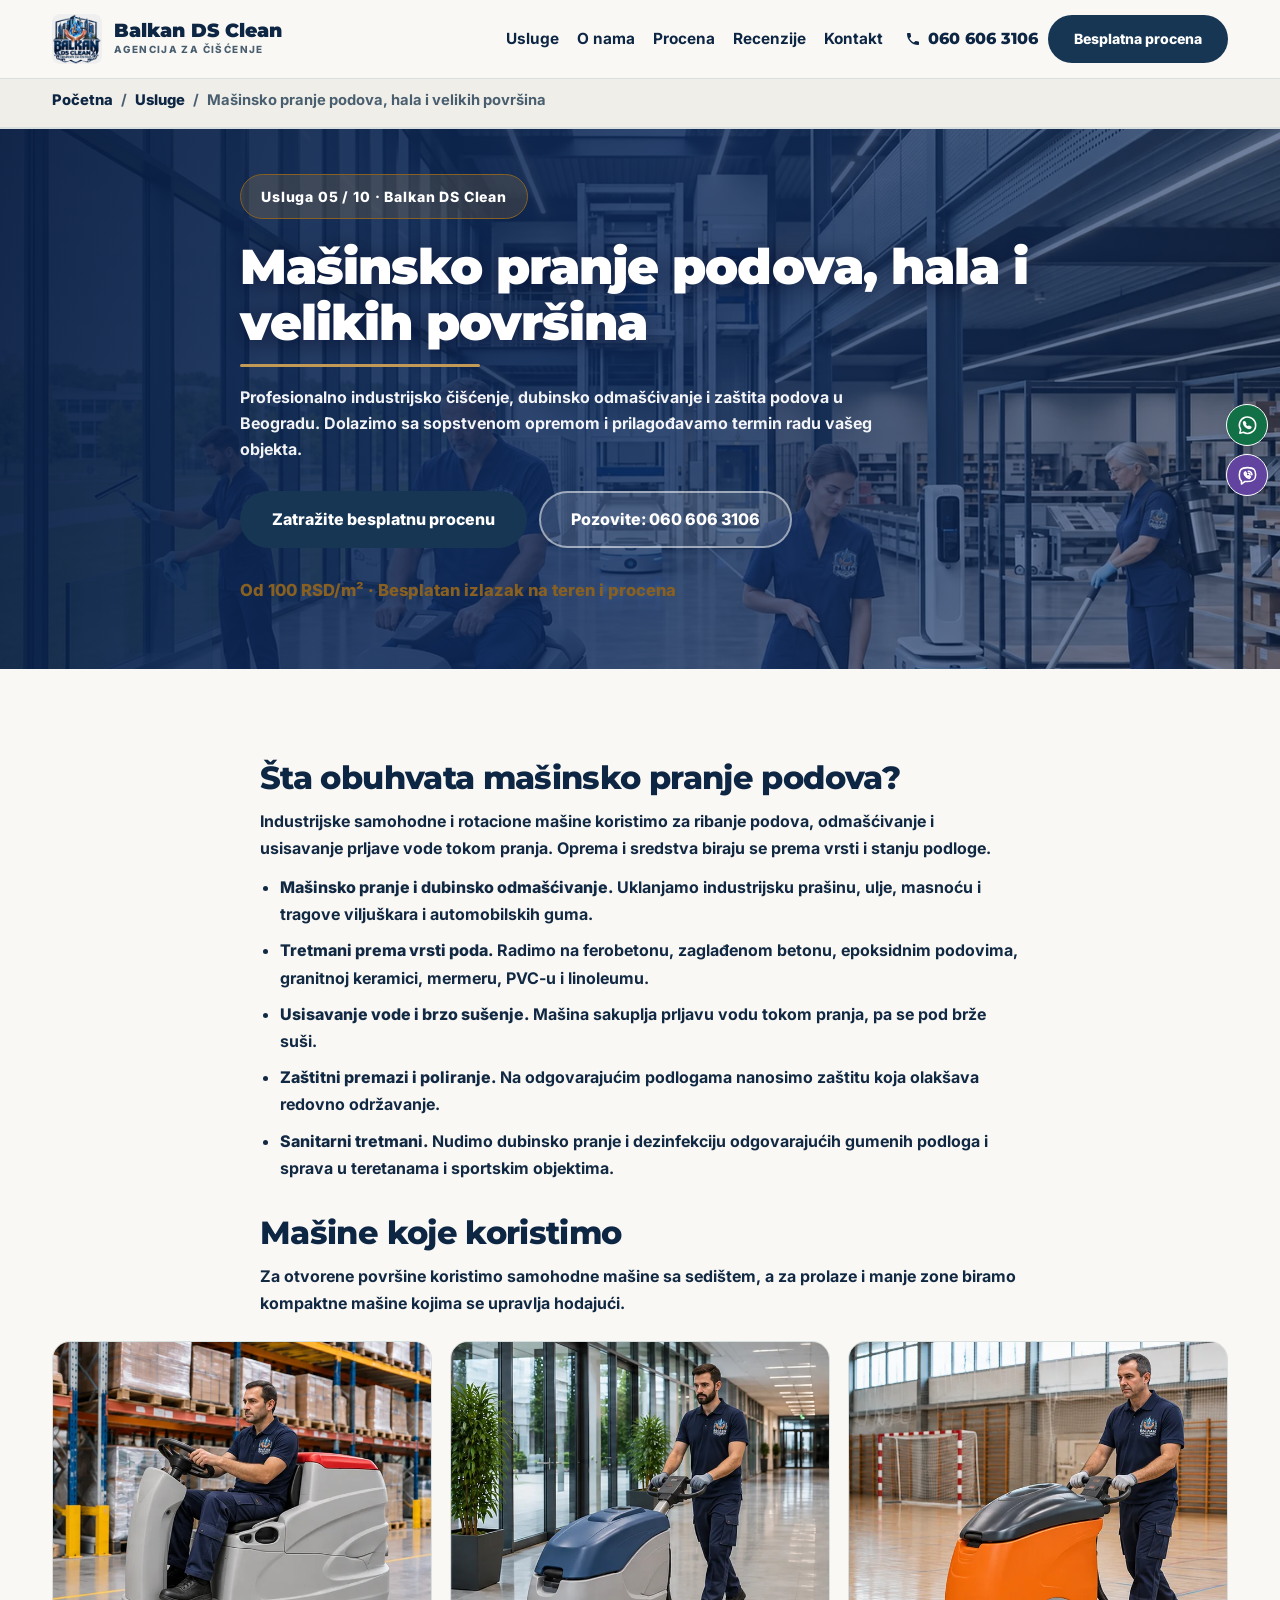
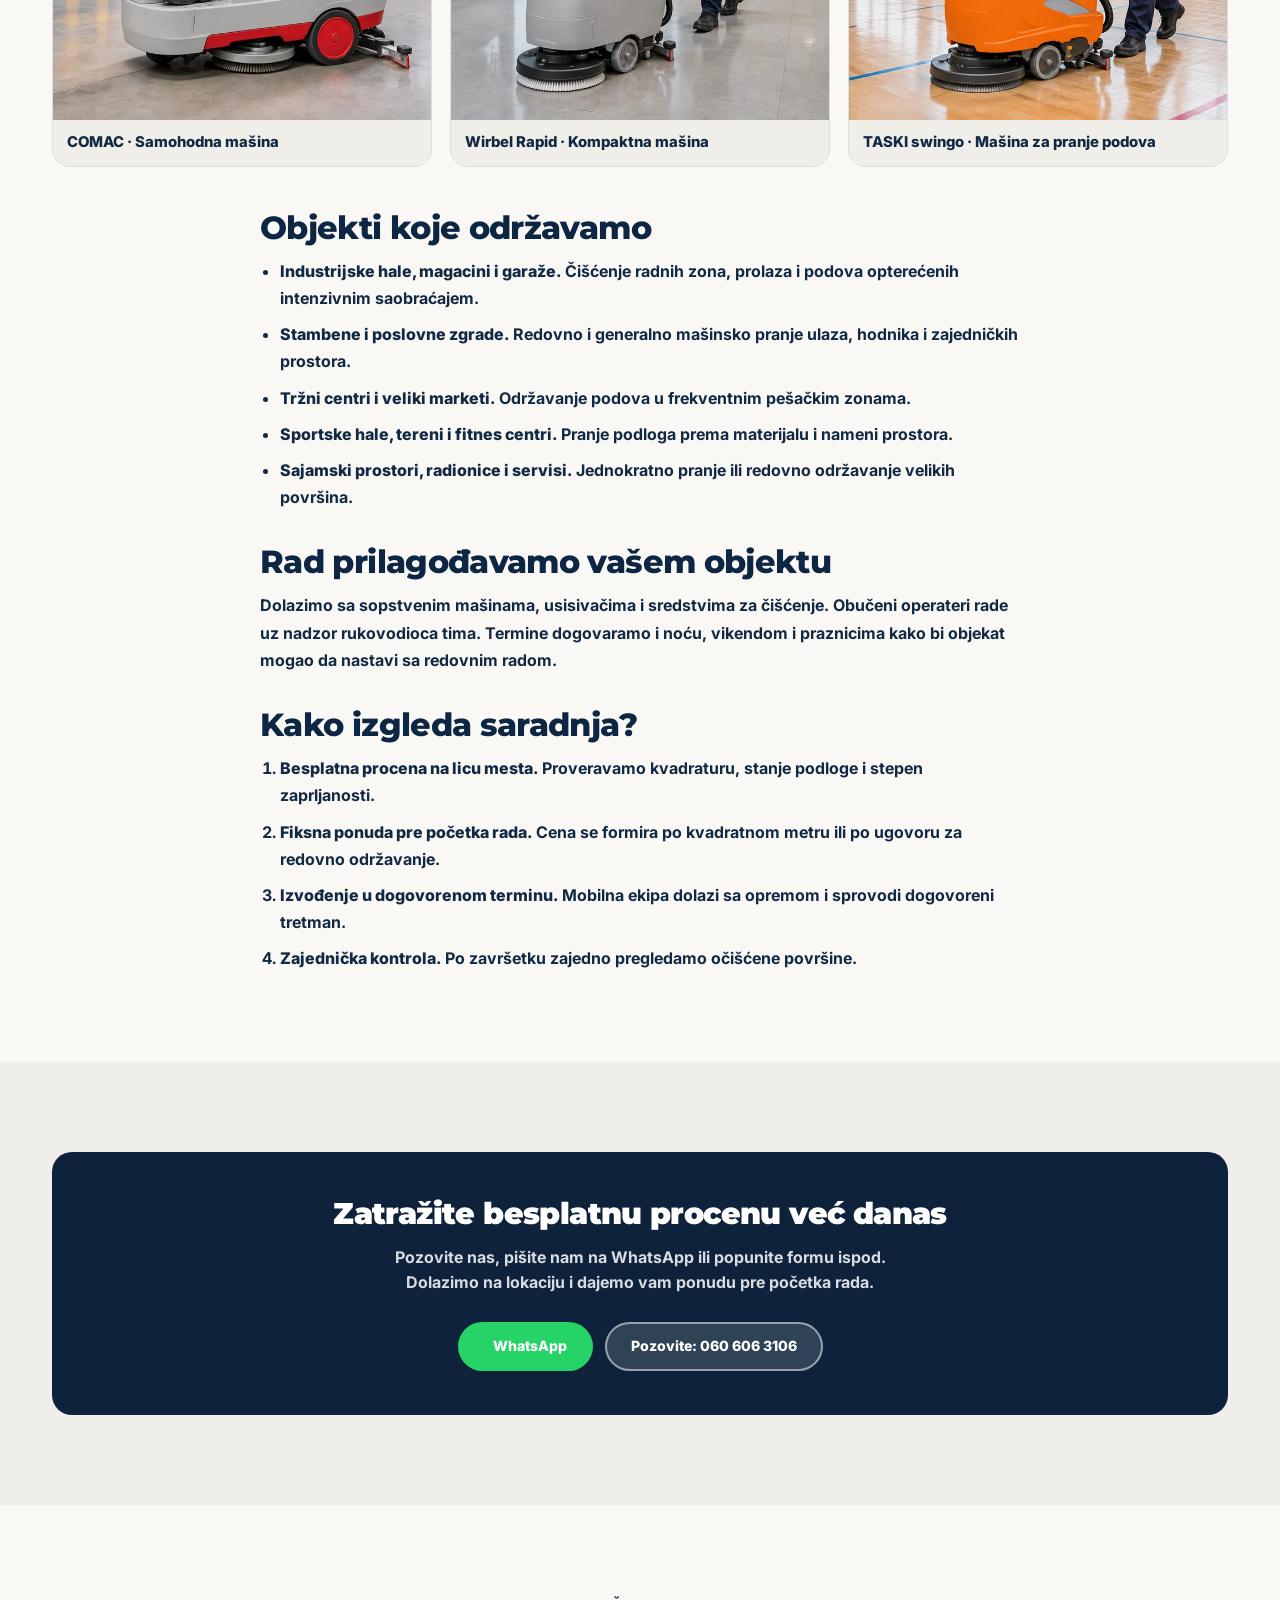
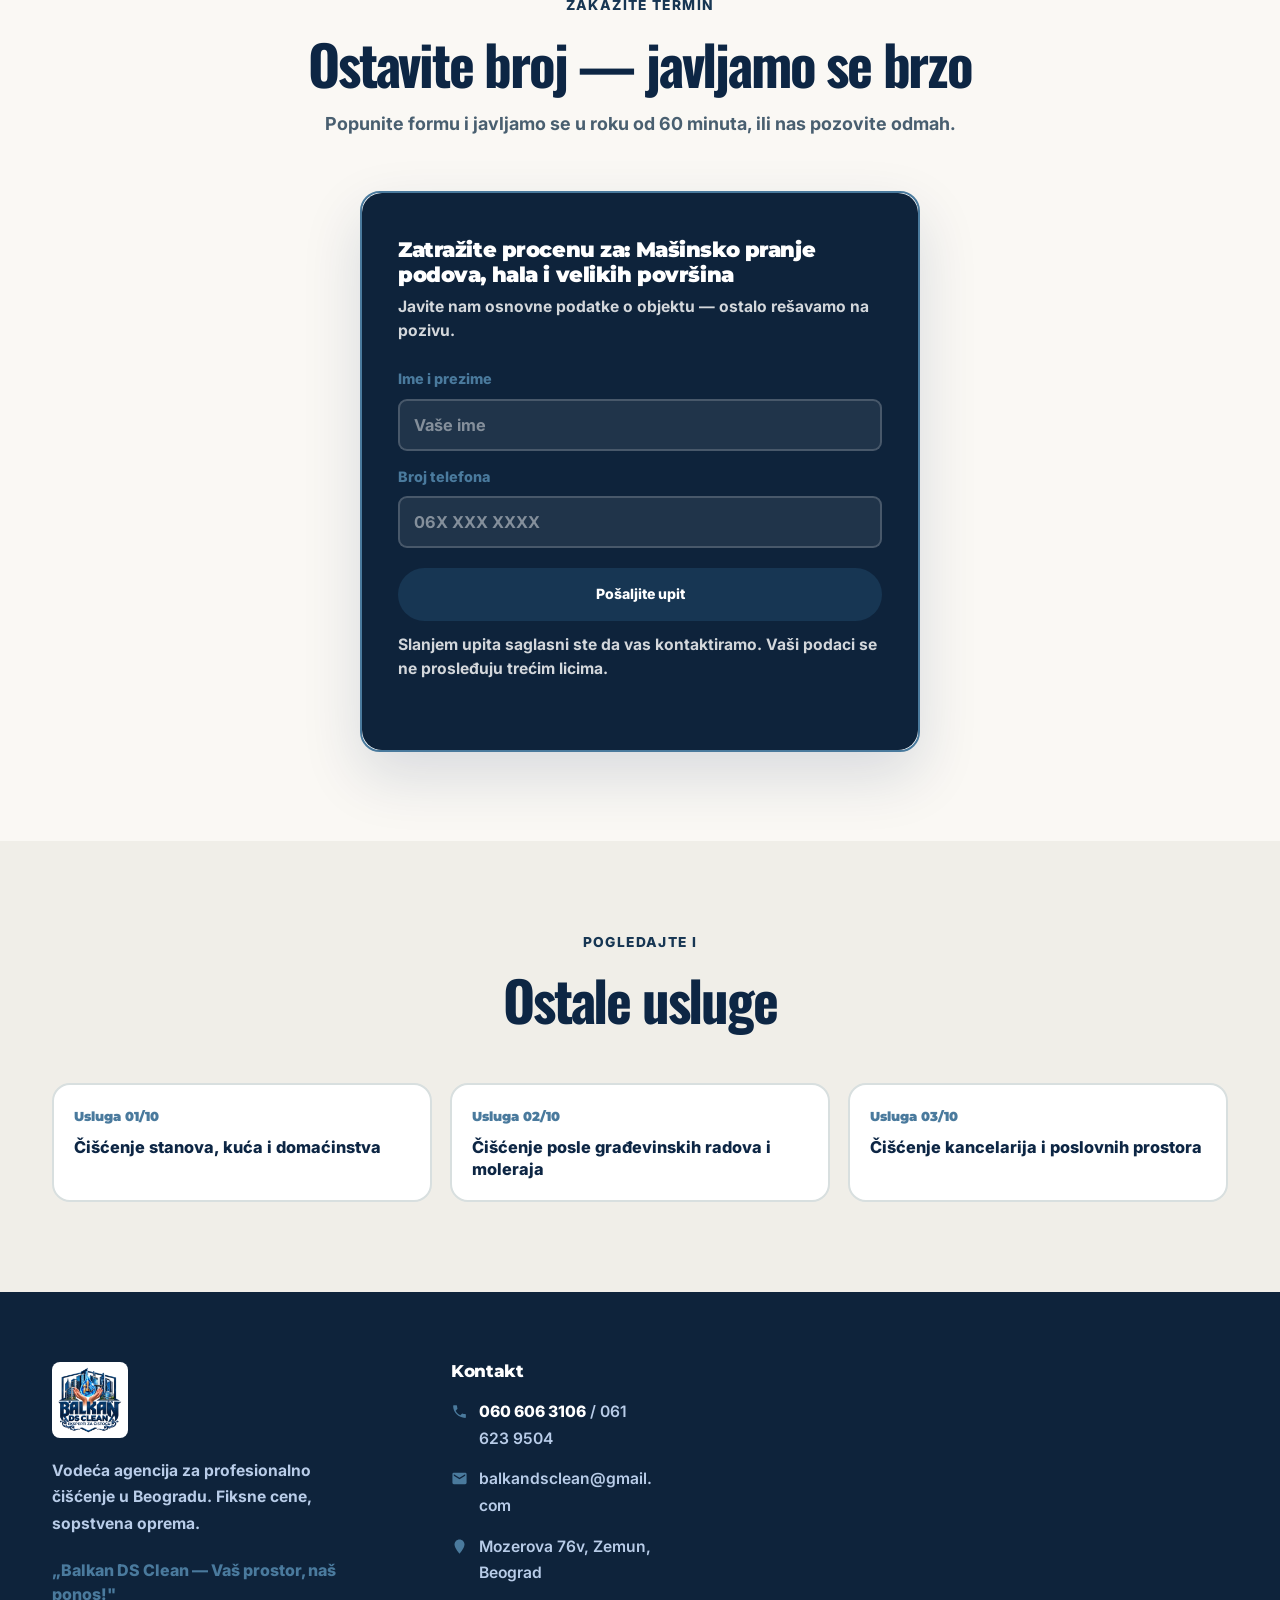
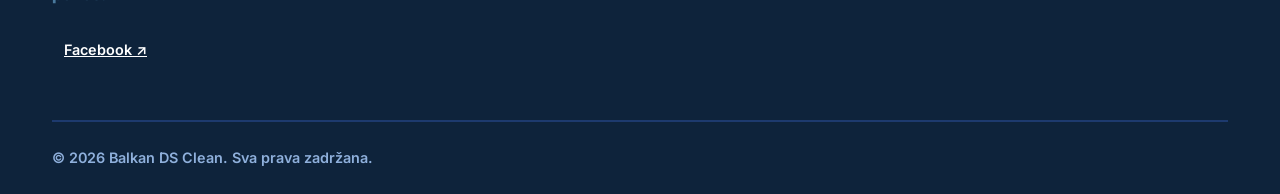
<file: usluge/masinsko-pranje-podova/index.html>
<!doctype html>
<html lang="sr-Latn"><head>
<meta charset="UTF-8">
<meta name="viewport" content="width=device-width, initial-scale=1.0">
<title>Mašinsko pranje podova, hala i velikih površina — Balkan DS Clean | Beograd</title>
<meta name="description" content="Mašinsko pranje podova i hala u Beogradu — industrijske mašine, dubinsko odmašćivanje i besplatna procena. Od 100 RSD/m².">
<link rel="canonical" href="https://ciscenjebalkan.rs/usluge/masinsko-pranje-podova/">
<meta name="robots" content="index, follow">
<meta property="og:title" content="Mašinsko pranje podova, hala i velikih površina — Balkan DS Clean">
<meta property="og:description" content="Mašinsko pranje podova i hala u Beogradu — industrijske mašine, dubinsko odmašćivanje i besplatna procena. Od 100 RSD/m².">
<meta property="og:url" content="https://ciscenjebalkan.rs/usluge/masinsko-pranje-podova/">
<meta property="og:type" content="website">
<meta property="og:image" content="https://ciscenjebalkan.rs/og-image.png">
<meta name="twitter:card" content="summary_large_image">
<meta name="theme-color" content="#122943">
<meta name="color-scheme" content="light only">
<link rel="preconnect" href="https://fonts.googleapis.com">
<link rel="preconnect" href="https://fonts.gstatic.com" crossorigin="">
<link href="https://fonts.googleapis.com/css2?family=Montserrat:wght@700;800;900&amp;family=Inter:wght@500;600;700;800&amp;display=swap&amp;subset=latin,latin-ext" rel="stylesheet">
<script type="application/ld+json">
{"@context":"https://schema.org","@type":"Service","serviceType":"Mašinsko pranje podova, hala i velikih površina","provider":{"@type":"HouseCleaningService","name":"Balkan DS Clean","telephone":"+381606063106","email":"balkandsclean@gmail.com"},"areaServed":{"@type":"City","name":"Beograd"},"url":"https://ciscenjebalkan.rs/usluge/masinsko-pranje-podova/","description":"Mašinsko pranje podova i hala u Beogradu — industrijske mašine, dubinsko odmašćivanje i besplatna procena. Od 100 RSD/m²."}
</script>
<style>
:root{
  color-scheme: only light;
  --plava:#1A56A0;
  --plava-tamna:#0E2E5A;
  --plava-hover:#2366B8;
  --plava-svetla:#4C8DD6;
  --plava-bg:#EFF6FF;
  --plava-bg2:#DCE9F7;
  --tekst:#1A3D6E;
  --tekst-blagi:#3A6BA5;
  --bela:#FFFFFF;
  --linija:#B8D4F0;
  --zlato:#2E6FBB;
  --korall:#E8724C;
  --sadrzaj:1240px;
  --r:16px;
  --f-naslov:'Montserrat',system-ui,sans-serif;
  --f-tekst:'Inter',system-ui,-apple-system,sans-serif;
}
*{margin:0;padding:0;box-sizing:border-box}
html{scroll-behavior:smooth;background:#fff}
body{font-family:var(--f-tekst);color:var(--tekst);background:var(--bela);font-size:1.12rem;font-weight:600;line-height:1.7;-webkit-font-smoothing:antialiased;overflow-x:hidden}
img{max-width:100%;display:block}
a{color:inherit;text-decoration:none}
h1,h2,h3,h4{font-family:var(--f-naslov);color:var(--plava);line-height:1.16;letter-spacing:-.02em;font-weight:800}
.omot{max-width:var(--sadrzaj);margin:0 auto;padding:0 32px}
button{font:inherit;cursor:pointer}
strong,b{font-weight:800}

/* HEADER */
.glava{position:fixed;top:0;left:0;right:0;z-index:70;padding:10px 0;transition:background .25s,padding .25s,box-shadow .25s;background:linear-gradient(180deg,rgba(8,29,66,.6),rgba(8,29,66,0))}
.glava.pun{background:rgba(255,255,255,.98);backdrop-filter:blur(12px);padding:6px 0;box-shadow:0 1px 0 var(--linija)}
.glava .omot{display:flex;align-items:center;gap:22px;min-height:58px}
.logo{display:flex;align-items:center;gap:12px;flex-shrink:0}
.logo img{height:60px;width:auto;object-fit:contain;transition:height .25s;flex-shrink:0}
.glava.pun .logo img{height:50px}
.logo-ime{font-family:var(--f-naslov);font-weight:900;font-size:1.16rem;color:#fff;transition:color .25s;display:block;line-height:1.15}
.logo-pod{font-size:.62rem;letter-spacing:.14em;text-transform:uppercase;font-weight:800;color:rgba(255,255,255,.8);transition:color .25s;display:block}
.glava.pun .logo-ime{color:var(--plava)}
.glava.pun .logo-pod{color:var(--tekst-blagi)}
.meni{display:flex;gap:18px;margin-left:auto;align-items:center}
.meni a{font-size:.96rem;font-weight:700;color:rgba(255,255,255,.95);padding:6px 0;position:relative;transition:color .2s;white-space:nowrap}
.glava.pun .meni a{color:var(--tekst)}
.meni a::after{content:'';position:absolute;left:0;bottom:0;height:2px;width:0;background:var(--korall);transition:width .2s}
.meni a:hover::after{width:100%}
.glava-akcije{display:flex;align-items:center;gap:10px}
.tel-glava{font-family:var(--f-naslov);font-weight:800;font-size:.98rem;color:#fff;display:flex;align-items:center;gap:7px;white-space:nowrap;transition:color .25s}
.glava.pun .tel-glava{color:var(--plava)}
.tel-glava svg{width:16px;height:16px;fill:currentColor}
.dugme{display:inline-flex;align-items:center;justify-content:center;gap:9px;padding:14px 24px;border-radius:10px;font-weight:800;font-size:.96rem;border:2px solid transparent;cursor:pointer;transition:all .2s;white-space:nowrap;line-height:1.2}
.dugme-plava{background:var(--plava);color:#fff}
.dugme-plava:hover{background:var(--plava-hover);transform:translateY(-2px)}
.dugme-korall{background:var(--korall);color:#fff}
.dugme-korall:hover{background:#D4623D;transform:translateY(-2px)}
.dugme-obris{background:transparent;color:var(--plava);border-color:var(--linija)}
.dugme-obris:hover{border-color:var(--plava-svetla);background:var(--plava-bg)}
.dugme-providno{background:rgba(255,255,255,.14);color:#fff;border-color:rgba(255,255,255,.5)}
.dugme-providno:hover{background:rgba(255,255,255,.24)}
.dugme-wa{background:#25D366;color:#fff}
.dugme-wa:hover{background:#1FB955;transform:translateY(-2px)}
.burger{display:none;background:none;border:0;padding:8px;cursor:pointer}
.burger span{display:block;width:24px;height:3px;background:#fff;margin:5px 0;transition:.22s;border-radius:2px}
.glava.pun .burger span{background:var(--plava)}
.burger.aktivan span:nth-child(1){transform:translateY(8px) rotate(45deg)}
.burger.aktivan span:nth-child(2){opacity:0}
.burger.aktivan span:nth-child(3){transform:translateY(-8px) rotate(-45deg)}

/* HERO */
.hero{position:relative;min-height:96svh;display:flex;align-items:center;padding:150px 0 70px;overflow:hidden;background:var(--plava-tamna)}
.hero-slika{position:absolute;inset:0;z-index:1}
.hero-slika img{width:100%;height:100%;object-fit:cover}
.hero-slika::after{content:'';position:absolute;inset:0;background:linear-gradient(115deg,rgba(8,29,66,.95) 0%,rgba(13,42,92,.85) 45%,rgba(13,42,92,.55) 100%)}
.hero .omot{position:relative;z-index:6}
.hero-tekst{max-width:820px}
.nadnaslov{display:inline-flex;align-items:center;gap:10px;font-size:.9rem;font-weight:800;letter-spacing:.03em;color:#fff;background:rgba(217,164,65,.16);border:1.5px solid var(--zlato);padding:11px 20px;border-radius:100px;margin-bottom:24px}
.nadnaslov .zvezde{color:var(--zlato);font-size:1.15rem;letter-spacing:.05em}
.hero h1{font-weight:900;font-size:clamp(2.1rem,4.2vw,3.6rem);line-height:1.12;letter-spacing:-.02em;color:#fff;margin-bottom:22px;text-shadow:0 2px 24px rgba(0,10,30,.6)}
.hero h1 span{color:var(--plava-svetla)}
.hero-uvod{font-size:clamp(1.05rem,1.3vw,1.24rem);font-weight:600;color:rgba(255,255,255,.94);max-width:720px;margin-bottom:32px;line-height:1.62;text-shadow:0 1px 12px rgba(0,10,30,.5)}
.hero-akcije{display:flex;gap:12px;flex-wrap:wrap;margin-bottom:38px}
.hero-akcije .dugme{padding:18px 32px;font-size:1.04rem}
.pulsira{animation:pulsPad 2.2s ease-in-out infinite}
@keyframes pulsPad{0%,100%{box-shadow:0 0 0 0 rgba(232,114,76,.45)}50%{box-shadow:0 0 0 12px rgba(232,114,76,0)}}
.hero-poverenje{display:flex;flex-direction:column;gap:12px}
.hero-poverenje-red{display:flex;align-items:center;gap:11px;color:#fff;font-size:.98rem;font-weight:700}
.hero-poverenje-red svg{width:20px;height:20px;fill:var(--plava-svetla);flex-shrink:0}

/* TRAKA POVERENJA (velike zvezde) */
.poverenje{background:var(--plava-bg);padding:34px 0;border-bottom:2px solid var(--linija)}
.poverenje .omot{display:flex;align-items:center;justify-content:center;gap:22px;flex-wrap:wrap;text-align:center}
.pov-zvezde{font-size:2.6rem;color:var(--zlato);letter-spacing:.06em;line-height:1}
.pov-tekst{max-width:640px}
.pov-ocena{font-family:var(--f-naslov);font-weight:900;font-size:1.5rem;color:var(--plava);display:block;line-height:1.2}
.pov-poruka{font-size:1.06rem;font-weight:700;color:var(--tekst-blagi);line-height:1.5}

/* SEKCIJE */
.sekcija{padding:92px 0}
.sekcija-svetla{background:var(--plava-bg)}
.zaglavlje{max-width:780px;margin:0 auto 52px;text-align:center}
.oznaka{font-size:.86rem;font-weight:800;letter-spacing:.1em;color:var(--korall);margin-bottom:14px;display:block;text-transform:uppercase}
.zaglavlje h2{font-weight:900;font-size:clamp(1.9rem,3.1vw,2.7rem);margin-bottom:16px;line-height:1.14}
.zaglavlje p{color:var(--tekst-blagi);font-size:1.12rem;font-weight:600;line-height:1.6}

/* USLUGE */
.usluge-mreza{display:grid;grid-template-columns:repeat(4,1fr);gap:20px}
.usluga-karta{background:#fff;border:2px solid var(--linija);border-radius:var(--r);overflow:hidden;transition:border-color .25s,transform .25s,box-shadow .25s;display:flex;flex-direction:column}
.usluga-karta:hover{border-color:var(--plava-svetla);transform:translateY(-5px);box-shadow:0 22px 44px rgba(13,42,92,.14)}
.usluga-slika{aspect-ratio:16/10;position:relative;overflow:hidden;background:var(--plava-bg2)}
.usluga-slika img{width:100%;height:100%;object-fit:cover;transition:transform .5s}
.usluga-karta:hover .usluga-slika img{transform:scale(1.07)}
.usluga-ikona{position:absolute;left:12px;bottom:12px;width:44px;height:44px;border-radius:11px;background:rgba(255,255,255,.95);display:flex;align-items:center;justify-content:center;box-shadow:0 4px 12px rgba(8,29,66,.25)}
.usluga-ikona svg{width:24px;height:24px;fill:var(--plava)}
.usluga-sadrzaj{padding:20px 20px 22px;display:flex;flex-direction:column;flex:1}
.usluga-sadrzaj h3{font-weight:800;font-size:1.06rem;margin-bottom:8px;line-height:1.3}
.usluga-sadrzaj p{font-size:.94rem;color:var(--tekst-blagi);font-weight:600;line-height:1.5;margin-bottom:14px;flex:1}
.usluga-cena{font-weight:800;color:var(--plava);font-size:.96rem;padding-top:12px;border-top:1.5px solid var(--linija);margin-bottom:12px}
.usluga-vise{display:inline-flex;align-items:center;gap:6px;font-weight:800;font-size:.94rem;color:var(--korall)}
.usluga-karta:hover .usluga-vise{gap:10px}
.usluga-vise span{transition:transform .2s}

/* KALKULATOR + FORMA */
.kalk-wrap{display:grid;grid-template-columns:1.1fr .9fr;gap:0;background:#fff;border:2px solid var(--plava-svetla);border-radius:20px;overflow:hidden;box-shadow:0 24px 60px rgba(13,42,92,.14);max-width:1080px;margin:0 auto}
.kalk{padding:44px 40px;min-width:0}
.kalk h3{font-weight:900;font-size:1.44rem;margin-bottom:6px;overflow-wrap:break-word}
.kalk-uvod{color:var(--tekst-blagi);font-weight:600;margin-bottom:26px;font-size:1rem}
.kalk-red{display:grid;grid-template-columns:1fr 1fr;gap:18px;margin-bottom:22px}
.polje label{display:block;font-weight:800;font-size:.94rem;color:var(--plava);margin-bottom:8px}
.polje input,.polje select{width:100%;padding:15px;border:2px solid var(--linija);border-radius:10px;font-size:max(1.05rem,16px);font-weight:700;color:var(--tekst);background:#fff;transition:border-color .2s;-webkit-appearance:none;font-family:inherit}
.polje input:focus,.polje select:focus{outline:none;border-color:var(--plava-svetla)}
.kalk-rezultat{background:var(--plava-bg);border-radius:12px;padding:22px 24px;margin-bottom:20px}
.kalk-oznaka{font-size:.8rem;font-weight:800;letter-spacing:.08em;color:var(--tekst-blagi);display:block;margin-bottom:4px;text-transform:uppercase}
.kalk-iznos{font-family:var(--f-naslov);font-weight:900;font-size:2.3rem;color:var(--plava);line-height:1.1}
.kalk-popust{display:none;background:var(--zlato);color:#fff;font-weight:800;font-size:.82rem;padding:7px 12px;border-radius:6px;margin-top:8px}
.kalk-popust.vidi{display:inline-block}
.forma-sms{background:var(--plava-tamna);padding:44px 36px;color:#fff;min-width:0}
.forma-sms h3{color:#fff;font-weight:900;font-size:1.34rem;margin-bottom:8px}
.forma-sms>p{color:rgba(255,255,255,.82);font-weight:600;font-size:.98rem;margin-bottom:24px;line-height:1.55}
.fs-polje{margin-bottom:14px}
.fs-polje label{display:block;font-weight:800;font-size:.9rem;color:var(--plava-svetla);margin-bottom:7px}
.fs-polje input{width:100%;padding:14px;border-radius:9px;border:2px solid rgba(255,255,255,.18);background:rgba(255,255,255,.08);color:#fff;font-size:max(1.02rem,16px);font-weight:700;font-family:inherit}
.fs-polje input::placeholder{color:rgba(255,255,255,.45)}
.fs-polje input:focus{outline:none;border-color:var(--plava-svetla)}
.fs-submit{width:100%;margin-top:6px;padding:16px;justify-content:center}
.fs-nota{font-size:.82rem;color:rgba(255,255,255,.55);font-weight:500;margin-top:12px;line-height:1.5}

/* O NAMA */
.onama{display:grid;grid-template-columns:.9fr 1.1fr;gap:56px;align-items:center}
.onama-slika{position:relative;border-radius:20px;overflow:hidden;aspect-ratio:4/5}
.onama-slika img{width:100%;height:100%;object-fit:cover}
.onama-peckat{position:absolute;bottom:-16px;right:-16px;width:120px;height:120px;background:#fff;border-radius:50%;box-shadow:0 12px 34px rgba(13,42,92,.24);padding:8px;display:flex;align-items:center;justify-content:center}
.onama-peckat img{border-radius:50%}
.onama-tekst h2{font-weight:900;font-size:clamp(1.8rem,3vw,2.5rem);margin-bottom:10px;line-height:1.16}
.onama-slogan{color:var(--korall);font-weight:800;font-size:1.08rem;margin-bottom:22px;display:block;line-height:1.5}
.onama-tekst p{color:var(--tekst-blagi);font-weight:600;margin-bottom:18px;line-height:1.72}
.onama-tekst p b,.onama-tekst p strong{color:var(--plava);font-weight:800}
.onama-potpis{margin-top:26px;padding-top:22px;border-top:2px solid var(--linija);display:flex;align-items:center;gap:14px}
.onama-potpis-slovo{width:52px;height:52px;border-radius:50%;background:var(--plava);color:#fff;font-family:var(--f-naslov);font-weight:900;font-size:1.3rem;display:flex;align-items:center;justify-content:center;flex-shrink:0}
.onama-potpis-ime{font-weight:800;color:var(--plava);font-size:1.02rem;display:block}
.onama-potpis-tim{font-size:.92rem;font-weight:600;color:var(--tekst-blagi)}

/* GALERIJA */
.filteri{display:flex;gap:9px;justify-content:center;flex-wrap:wrap;margin-bottom:40px}
.filter{background:#fff;border:2px solid var(--linija);border-radius:100px;padding:11px 22px;font-size:.96rem;font-weight:800;color:var(--tekst-blagi);cursor:pointer;transition:all .2s}
.filter:hover{border-color:var(--plava-svetla);color:var(--plava)}
.filter.aktivan{background:var(--plava);border-color:var(--plava);color:#fff}
.galerija{display:grid;grid-template-columns:repeat(4,1fr);gap:14px}
.gs{position:relative;overflow:hidden;border-radius:var(--r);cursor:pointer;background:var(--plava-bg2);border:0;padding:0;display:block;aspect-ratio:4/3}
.gs img{width:100%;height:100%;object-fit:cover;transition:transform .5s}
.gs:hover img{transform:scale(1.08)}
.gs::after{content:'';position:absolute;inset:0;background:linear-gradient(to top,rgba(8,29,66,.72),transparent 58%);opacity:0;transition:opacity .3s}
.gs:hover::after{opacity:1}
.gs-oznaka{position:absolute;left:14px;bottom:13px;z-index:2;color:#fff;font-size:.9rem;font-weight:800;opacity:0;transform:translateY(8px);transition:all .3s}
.gs:hover .gs-oznaka{opacity:1;transform:none}
.gs.sakriven{display:none}
.svetlo{position:fixed;inset:0;z-index:200;background:rgba(5,18,42,.96);display:none;align-items:center;justify-content:center;padding:24px}
.svetlo.otvoreno{display:flex}
.svetlo img{max-width:92vw;max-height:82vh;object-fit:contain;border-radius:8px}
.svetlo-x,.svetlo-nazad,.svetlo-napred{position:absolute;background:rgba(255,255,255,.14);border:0;width:50px;height:50px;border-radius:50%;cursor:pointer;display:flex;align-items:center;justify-content:center;transition:background .2s}
.svetlo-x:hover,.svetlo-nazad:hover,.svetlo-napred:hover{background:var(--plava-svetla)}
.svetlo-x{top:22px;right:22px}
.svetlo-nazad{left:22px;top:50%;transform:translateY(-50%)}
.svetlo-napred{right:22px;top:50%;transform:translateY(-50%)}
.svetlo svg{width:22px;height:22px;fill:#fff}
.svetlo-info{position:absolute;left:0;right:0;bottom:22px;text-align:center;color:rgba(255,255,255,.9);font-size:.96rem;font-weight:700;padding:0 70px}

/* RECENZIJE SLAJDER */
.gugl-traka{display:flex;align-items:center;justify-content:center;gap:14px;margin-bottom:40px;flex-wrap:wrap}
.gugl-kutija{display:flex;align-items:center;gap:13px;background:#fff;border:2px solid var(--linija);border-radius:100px;padding:12px 24px}
.gugl-kutija svg{width:24px;height:24px;flex-shrink:0}
.gugl-ocena{font-family:var(--f-naslov);font-weight:900;font-size:1.34rem;color:var(--plava)}
.zvezde-r{color:var(--zlato);letter-spacing:.08em}
.gugl-tekst{font-size:.96rem;font-weight:700;color:var(--tekst-blagi)}
.slajder{position:relative;max-width:1100px;margin:0 auto;overflow:hidden}
.slajder-traka{display:flex;transition:transform .5s ease}
.rec-slajd{min-width:100%;display:grid;grid-template-columns:repeat(3,1fr);gap:20px;padding:4px}
.recenzija{background:#fff;border:2px solid var(--linija);border-radius:var(--r);padding:28px 24px;display:flex;flex-direction:column}
.recenzija .zvezde-r{font-size:1.05rem;margin-bottom:14px;display:block}
.recenzija p{font-size:.98rem;font-weight:600;color:var(--tekst);line-height:1.62;flex:1;margin-bottom:20px}
.recenzija footer{display:flex;align-items:center;gap:12px;padding-top:16px;border-top:1.5px solid var(--linija)}
.avatar{width:44px;height:44px;border-radius:50%;background:var(--plava-bg2);display:flex;align-items:center;justify-content:center;font-family:var(--f-naslov);font-weight:900;color:var(--plava);font-size:1rem;flex-shrink:0}
.rec-ime{font-weight:800;font-size:.98rem;color:var(--plava);line-height:1.3;display:block}
.rec-tip{font-size:.86rem;font-weight:600;color:var(--tekst-blagi);display:block}
.slajder-kontrole{display:flex;align-items:center;justify-content:center;gap:16px;margin-top:32px}
.slajder-dugme{width:48px;height:48px;border-radius:50%;background:#fff;border:2px solid var(--linija);cursor:pointer;display:flex;align-items:center;justify-content:center;transition:all .2s}
.slajder-dugme:hover{border-color:var(--plava);background:var(--plava)}
.slajder-dugme:hover svg{fill:#fff}
.slajder-dugme svg{width:20px;height:20px;fill:var(--plava)}
.slajder-tacke{display:flex;gap:8px}
.slajder-tacka{width:10px;height:10px;border-radius:50%;background:var(--linija);border:0;cursor:pointer;transition:all .2s;padding:0}
.slajder-tacka.aktivna{background:var(--plava);width:28px;border-radius:5px}

/* FAQ */
.faq{max-width:820px;margin:0 auto}
.faq-stavka{border-bottom:2px solid var(--linija)}
.faq-pitanje{width:100%;background:none;border:0;padding:22px 4px;display:flex;align-items:center;justify-content:space-between;gap:20px;text-align:left;font-family:var(--f-naslov);font-weight:800;font-size:1.08rem;color:var(--plava)}
.faq-ikona{width:22px;height:22px;flex-shrink:0;position:relative;transition:transform .3s}
.faq-ikona::before,.faq-ikona::after{content:'';position:absolute;background:var(--plava);border-radius:2px;transition:.25s}
.faq-ikona::before{width:16px;height:3px;top:50%;left:50%;transform:translate(-50%,-50%)}
.faq-ikona::after{width:3px;height:16px;top:50%;left:50%;transform:translate(-50%,-50%)}
.faq-stavka.otvoren .faq-ikona::after{transform:translate(-50%,-50%) rotate(90deg);opacity:0}
.faq-odgovor{max-height:0;overflow:hidden;transition:max-height .35s ease}
.faq-odgovor p{padding:0 4px 22px;color:var(--tekst-blagi);font-weight:600;font-size:1rem;line-height:1.62;max-width:720px}
.faq-stavka.otvoren .faq-odgovor{max-height:360px}

/* OPSTINE */
.opstine{position:relative;min-height:360px;display:flex;align-items:center;overflow:hidden;background:var(--plava-tamna)}
.opstine>img{position:absolute;inset:0;width:100%;height:100%;object-fit:cover;z-index:1}
.opstine::after{content:'';position:absolute;inset:0;z-index:2;background:linear-gradient(110deg,rgba(8,29,66,.92) 0%,rgba(13,42,92,.78) 55%,rgba(13,42,92,.55) 100%)}
.opstine .omot{position:relative;z-index:3}
.opstine-tekst{max-width:820px;margin:0 auto;text-align:center}
.opstine h2{font-weight:900;font-size:clamp(1.6rem,2.6vw,2.2rem);color:#fff;margin-bottom:14px;line-height:1.2}
.opstine-uvod{color:rgba(255,255,255,.9);font-weight:600;font-size:1.06rem;margin-bottom:24px}
.opstine-lista{display:flex;flex-wrap:wrap;gap:9px;justify-content:center}
.opstina{background:rgba(255,255,255,.1);border:1.5px solid rgba(255,255,255,.22);color:#fff;font-size:.9rem;font-weight:700;padding:9px 17px;border-radius:100px}

/* FOOTER */
.podnozje{background:var(--plava-tamna);color:#B8CCE8;padding:70px 0 0;font-size:1rem;font-weight:600}
.podnozje-mreza{display:grid;grid-template-columns:1.7fr 1fr 1fr 1.3fr;gap:44px;padding-bottom:48px}
.podnozje-mreza>div{min-width:0}
.podnozje .logo img{height:70px;width:auto;object-fit:contain}
.podnozje-o{margin:20px 0;max-width:320px;line-height:1.7;font-size:.98rem}
.podnozje-slogan{color:var(--plava-svetla);font-weight:800;font-size:1rem;margin-bottom:24px;display:block;max-width:320px;line-height:1.5}
.soc-naslov{font-size:.76rem;font-weight:800;letter-spacing:.12em;color:#8FB0DC;margin-bottom:11px;display:block;text-transform:uppercase}
.socijalne{display:flex;gap:9px;margin-bottom:22px;flex-wrap:wrap}
.soc{width:46px;height:46px;border-radius:11px;display:flex;align-items:center;justify-content:center;transition:transform .2s,opacity .2s}
.soc:hover{transform:translateY(-3px);opacity:.9}
.soc svg{width:22px;height:22px;fill:#fff}
.soc-tel{background:var(--plava)}
.soc-mejl{background:var(--plava-hover)}
.soc-wa{background:#25D366}
.soc-viber{background:#7360F2}
.podnozje h4{color:#fff;font-size:1.04rem;margin-bottom:18px;font-weight:800}
.podnozje ul{list-style:none;display:flex;flex-direction:column;gap:11px}
.podnozje ul a{font-size:.98rem;font-weight:600;transition:color .2s}
.podnozje ul a:hover{color:var(--plava-svetla)}
.kontakt-red{display:flex;gap:11px;margin-bottom:14px;align-items:flex-start;font-size:.98rem;font-weight:600;overflow-wrap:anywhere;min-width:0}
.kontakt-red svg{width:17px;height:17px;fill:var(--plava-svetla);flex-shrink:0;margin-top:4px}
.kontakt-red a:hover{color:#fff}
.kontakt-red b{color:#fff;font-weight:800}
.pravno{border-top:2px solid #1D3A6E;padding:24px 0;display:flex;justify-content:space-between;gap:20px;flex-wrap:wrap;font-size:.9rem;font-weight:600;color:#8FB0DC}
.pravno-agencija{display:block;margin-top:6px;color:#6B8CBE}

/* MOBILNA TRAKA */
.mob-traka{position:fixed;bottom:0;left:0;right:0;z-index:80;background:#fff;border-top:2px solid var(--linija);box-shadow:0 -6px 22px rgba(13,42,92,.16);display:none;padding:9px 10px calc(9px + env(safe-area-inset-bottom));gap:8px}
.mob-traka a{flex:1;display:flex;flex-direction:column;align-items:center;justify-content:center;gap:3px;padding:10px 4px;border-radius:9px;font-size:.76rem;font-weight:800;color:#fff;text-align:center;line-height:1.2}
.mob-traka svg{width:20px;height:20px;fill:#fff}
.mt-tel{background:var(--plava)}
.mt-wa{background:#25D366}
.mt-zakazi{background:var(--korall)}

.otkrij{opacity:0;transform:translateY(22px);transition:opacity .6s ease,transform .6s ease}
.otkrij.vidljivo{opacity:1;transform:none}
:focus-visible{outline:3px solid var(--plava-svetla);outline-offset:3px;border-radius:4px}

@media (prefers-reduced-motion:reduce){
  *{animation:none!important;transition:none!important}
  .otkrij{opacity:1;transform:none}
  html{scroll-behavior:auto}
}

@media (max-width:1180px){
  .usluge-mreza{grid-template-columns:repeat(3,1fr)}
  .galerija{grid-template-columns:repeat(3,1fr)}
  .podnozje-mreza{grid-template-columns:1fr 1fr;gap:36px}
  .kalk-wrap{grid-template-columns:1fr}
  .rec-slajd{grid-template-columns:1fr}
  .onama{grid-template-columns:1fr;gap:40px}
  .onama-slika{max-width:420px;margin:0 auto;width:100%}
}
@media (max-width:940px){
  .meni,.tel-glava,.glava-akcije .dugme{display:none}
  .burger{display:block;margin-left:auto}
  .meni.otvoren{display:flex;flex-direction:column;position:absolute;top:100%;left:0;right:0;background:#fff;padding:20px 32px 28px;gap:2px;border-bottom:2px solid var(--linija);box-shadow:0 16px 34px rgba(13,42,92,.16);align-items:stretch}
  .meni.otvoren a{color:var(--tekst);padding:14px 0;border-bottom:1.5px solid var(--linija);font-size:1.06rem}
  .meni.otvoren a::after{display:none}
  .hero{padding:112px 0 54px;min-height:auto}
  .usluge-mreza{grid-template-columns:repeat(2,1fr)}
  .galerija{grid-template-columns:repeat(2,1fr)}
  .sekcija{padding:60px 0}
  .kalk{padding:32px 26px}
  .forma-sms{padding:32px 26px}
  .kalk-red{grid-template-columns:1fr;gap:16px}
  .opstine{min-height:300px}
  .mob-traka{display:flex}
  body{padding-bottom:78px}
  .pov-zvezde{font-size:2rem}
}
@media (max-width:700px){
  .omot{padding:0 18px}
  .usluge-mreza{grid-template-columns:1fr}
  .galerija{grid-template-columns:1fr}
  .podnozje-mreza{grid-template-columns:1fr;gap:30px}
  .filteri{gap:7px;margin-bottom:26px}
  .filter{padding:9px 15px;font-size:.9rem}
  .kalk-iznos{font-size:2rem}
  .mob-traka a{font-size:.68rem}
  .onama-peckat{width:92px;height:92px;bottom:-12px;right:-12px}
  .hero h1{font-size:clamp(1.9rem,7vw,2.4rem)}
  .pov-zvezde{font-size:1.7rem}
  .poverenje .omot{gap:14px}
}

/* PODSTRANICA - extra */
.breadcrumb{padding:14px 0;margin-top:74px;font-size:.92rem;font-weight:700;color:var(--tekst-blagi);background:var(--plava-bg);border-bottom:2px solid var(--linija)}
.breadcrumb .omot{display:flex;align-items:center;gap:8px;flex-wrap:wrap}
.breadcrumb a{color:var(--plava);font-weight:800}
.breadcrumb a:hover{text-decoration:underline}
.breadcrumb span{color:var(--tekst-blagi)}

.usluga-hero{position:relative;min-height:60svh;display:flex;align-items:center;padding:30px 0 50px;overflow:hidden;background:var(--plava-tamna)}
.usluga-hero-slika{position:absolute;inset:0;z-index:1}
.usluga-hero-slika img{width:100%;height:100%;object-fit:cover}
.usluga-hero-slika::after{content:'';position:absolute;inset:0;background:linear-gradient(110deg,rgba(8,29,66,.96) 0%,rgba(13,42,92,.82) 48%,rgba(13,42,92,.5) 100%)}
.usluga-hero .omot{position:relative;z-index:6}
.usluga-hero-tekst{max-width:800px}
.usluga-broj-veliki{display:inline-flex;align-items:center;gap:10px;font-size:.88rem;font-weight:800;letter-spacing:.06em;color:#fff;background:rgba(217,164,65,.16);border:1.5px solid var(--zlato);padding:10px 20px;border-radius:100px;margin-bottom:20px}
.usluga-hero h1{font-weight:900;font-size:clamp(2rem,3.8vw,3.1rem);line-height:1.14;color:#fff;margin-bottom:18px;text-shadow:0 2px 22px rgba(0,10,40,.6)}
.usluga-hero-uvod{font-size:clamp(1rem,1.2vw,1.18rem);font-weight:600;color:rgba(255,255,255,.94);max-width:680px;margin-bottom:28px;line-height:1.62}
.usluga-hero-akcije{display:flex;gap:12px;flex-wrap:wrap;margin-bottom:10px}
.usluga-hero-akcije .dugme{padding:17px 30px;font-size:1rem}
.usluga-hero-cena{display:inline-block;margin-top:18px;color:var(--zlato);font-weight:800;font-size:1.04rem}

.detalji-wrap{display:grid;grid-template-columns:.95fr 1.05fr;gap:54px;align-items:start}
.detalji-slika{border-radius:18px;overflow:hidden;aspect-ratio:16/11}
.detalji-slika img{width:100%;height:100%;object-fit:cover}
.detalji-tekst h2{font-weight:900;font-size:clamp(1.6rem,2.5vw,2.1rem);margin-bottom:16px;line-height:1.2}
.detalji-tekst>p{color:var(--tekst-blagi);font-weight:600;margin-bottom:18px;line-height:1.72;font-size:1.04rem}

.paketi-lista{display:flex;flex-direction:column;gap:14px;margin-bottom:24px}
.paket{background:#fff;border:2px solid var(--linija);border-radius:var(--r);padding:20px 22px;transition:border-color .2s}
.paket:hover{border-color:var(--plava-svetla)}
.paket-vrh{display:flex;align-items:baseline;justify-content:space-between;gap:12px;margin-bottom:8px;flex-wrap:wrap}
.paket-naziv{font-family:var(--f-naslov);font-weight:900;font-size:1.08rem;color:var(--plava)}
.paket-cena{font-weight:800;color:var(--korall);font-size:.98rem;white-space:nowrap}
.paket-opis{color:var(--tekst-blagi);font-weight:600;font-size:.98rem;line-height:1.58}

.uvek-ukljuceno{background:var(--plava-bg);border-radius:var(--r);padding:20px 22px;margin-bottom:22px;border:1.5px solid var(--linija)}
.uu-oznaka{font-size:.78rem;font-weight:800;letter-spacing:.1em;color:var(--plava);display:block;margin-bottom:8px;text-transform:uppercase}
.uvek-ukljuceno p{color:var(--tekst);font-weight:600;font-size:.98rem;line-height:1.6;margin:0}

.kvacice{list-style:none;display:flex;flex-direction:column;gap:11px;margin-bottom:26px}
.kvacice li{display:flex;align-items:flex-start;gap:10px;font-size:1rem;font-weight:600;color:var(--tekst);line-height:1.52}
.kvacice .chk{color:var(--plava-svetla);font-weight:900;flex-shrink:0;font-size:1.1rem}

.mini-cta{background:var(--plava-tamna);border-radius:20px;padding:44px;text-align:center;color:#fff}
.mini-cta h2{color:#fff;font-weight:900;font-size:clamp(1.4rem,2.4vw,1.9rem);margin-bottom:14px}
.mini-cta p{color:rgba(255,255,255,.84);font-weight:600;max-width:560px;margin:0 auto 26px;line-height:1.6}
.mini-cta-akcije{display:flex;gap:12px;justify-content:center;flex-wrap:wrap}

.srodne{display:grid;grid-template-columns:repeat(3,1fr);gap:18px}
.srodna{background:#fff;border:2px solid var(--linija);border-radius:var(--r);padding:20px;transition:border-color .25s,transform .25s;display:block}
.srodna:hover{border-color:var(--plava-svetla);transform:translateY(-3px)}
.srodna-br{font-family:var(--f-naslov);font-weight:900;color:var(--plava-svetla);font-size:.84rem;display:block;margin-bottom:8px}
.srodna-naziv{font-weight:800;color:var(--plava);font-size:1.02rem;line-height:1.35;display:block}

@media(max-width:940px){
  .detalji-wrap{grid-template-columns:1fr;gap:32px}
  .srodne{grid-template-columns:1fr}
  .mini-cta{padding:30px 22px}
  .usluga-hero{padding:20px 0 36px;min-height:auto}
}

.pranje-sadrzaj{max-width:76ch;margin-inline:auto}
.pranje-sadrzaj h2{font-size:clamp(1.35rem,3vw,2rem);margin-bottom:12px}
.pranje-sadrzaj h2:not(:first-child){margin-top:32px}
.pranje-sadrzaj ul,.pranje-sadrzaj ol{padding-left:1.25em;margin-top:12px}
.pranje-sadrzaj li+li{margin-top:9px}
.pranje-galerija{display:grid;grid-template-columns:repeat(3,minmax(0,1fr));gap:18px;margin:24px 0 42px}
.pranje-galerija figure{overflow:hidden;border:1px solid var(--linija);border-radius:var(--r);background:var(--plava-bg)}
.pranje-galerija img{width:100%;height:auto;aspect-ratio:1}
.pranje-galerija figcaption{padding:10px 14px;font-size:.93rem;font-weight:800}
@media(max-width:660px){.pranje-galerija{grid-template-columns:1fr}}
</style>
<link rel="icon" href="../../assets/favicon.svg" type="image/svg+xml"><link rel="stylesheet" href="../../polish.css?v=readability"><script defer src="../../experience.js"></script><noscript><style>.otkrij{opacity:1!important;transform:none!important}</style></noscript></head>
<body>
<a class="skip-link" href="#main">Pređite na sadržaj</a><header class="glava" id="glava">
  <div class="omot">
    <a class="logo" href="../../"><picture><img src="../../assets/logo.jpg" alt="Balkan DS Clean" width="64" height="64"></picture><span><span class="logo-ime">Balkan DS Clean</span><span class="logo-pod">Agencija za čišćenje</span></span></a>
    <nav class="meni" id="meni"><a href="../../#usluge">Usluge</a><a href="../../#onama">O nama</a><a href="../../#procena">Procena</a><a href="../../#recenzije">Recenzije</a><a href="../../#kontakt">Kontakt</a></nav>
    <div class="glava-akcije"><a href="tel:+381606063106" class="tel-glava"><svg viewbox="0 0 24 24" aria-hidden="true"><path d="M6.6 10.8c1.4 2.8 3.8 5.1 6.6 6.6l2.2-2.2c.3-.3.7-.4 1-.2 1.1.4 2.4.6 3.6.6.6 0 1 .4 1 1V20c0 .6-.4 1-1 1-9.4 0-17-7.6-17-17 0-.6.4-1 1-1h3.5c.6 0 1 .4 1 1 0 1.3.2 2.5.6 3.6.1.4 0 .8-.2 1l-2.3 2.2z"></path></svg> 060 606 3106</a><a class="dugme dugme-korall" href="../../#procena">Besplatna procena</a></div>
    <button class="burger" id="burger" aria-label="Meni" aria-expanded="false"><span></span><span></span><span></span></button>
  </div>
</header>
<main id="main"><div class="breadcrumb"><div class="omot"><a href="../../">Početna</a> <span>/</span> <a href="../../#usluge">Usluge</a> <span>/</span> Mašinsko pranje podova, hala i velikih površina</div></div>
<section class="usluga-hero">
  <div class="usluga-hero-slika" aria-hidden="true"><img src="../../assets/detail-5.webp" alt="" fetchpriority="high"></div>
  <div class="omot"><div class="usluga-hero-tekst">
    <span class="usluga-broj-veliki">Usluga 05 / 10 · Balkan DS Clean</span>
    <h1>Mašinsko pranje podova, hala i velikih površina</h1>
    <p class="usluga-hero-uvod">Profesionalno industrijsko čišćenje, dubinsko odmašćivanje i zaštita podova u Beogradu. Dolazimo sa sopstvenom opremom i prilagođavamo termin radu vašeg objekta.</p>
    <div class="usluga-hero-akcije"><a href="#zakazi" class="dugme dugme-korall">Zatražite besplatnu procenu</a><a href="tel:+381606063106" class="dugme dugme-providno">Pozovite: 060 606 3106</a></div>
    <span class="usluga-hero-cena">Od 100 RSD/m² · Besplatan izlazak na teren i procena</span>
  </div></div>
</section>
<section class="sekcija" id="detalji">
  <div class="omot">
    <div class="pranje-sadrzaj">
      <h2>Šta obuhvata mašinsko pranje podova?</h2>
      <p>Industrijske samohodne i rotacione mašine koristimo za ribanje podova, odmašćivanje i usisavanje prljave vode tokom pranja. Oprema i sredstva biraju se prema vrsti i stanju podloge.</p>
      <ul>
        <li><strong>Mašinsko pranje i dubinsko odmašćivanje.</strong> Uklanjamo industrijsku prašinu, ulje, masnoću i tragove viljuškara i automobilskih guma.</li>
        <li><strong>Tretmani prema vrsti poda.</strong> Radimo na ferobetonu, zaglađenom betonu, epoksidnim podovima, granitnoj keramici, mermeru, PVC-u i linoleumu.</li>
        <li><strong>Usisavanje vode i brzo sušenje.</strong> Mašina sakuplja prljavu vodu tokom pranja, pa se pod brže suši.</li>
        <li><strong>Zaštitni premazi i poliranje.</strong> Na odgovarajućim podlogama nanosimo zaštitu koja olakšava redovno održavanje.</li>
        <li><strong>Sanitarni tretmani.</strong> Nudimo dubinsko pranje i dezinfekciju odgovarajućih gumenih podloga i sprava u teretanama i sportskim objektima.</li>
      </ul>
      <h2>Mašine koje koristimo</h2>
      <p>Za otvorene površine koristimo samohodne mašine sa sedištem, a za prolaze i manje zone biramo kompaktne mašine kojima se upravlja hodajući.</p>
    </div>
    <div class="pranje-galerija">
      <figure><img src="../../assets/pranje-comac.webp" alt="Operater vozi sivu samohodnu mašinu za pranje poda u magacinu" width="680" height="680" loading="lazy" decoding="async"><figcaption>COMAC · Samohodna mašina</figcaption></figure>
      <figure><img src="../../assets/pranje-wirbel.webp" alt="Operater vodi plavo-sivu mašinu za pranje poda u poslovnom hodniku" width="680" height="680" loading="lazy" decoding="async"><figcaption>Wirbel Rapid · Kompaktna mašina</figcaption></figure>
      <figure><img src="../../assets/pranje-taski.webp" alt="Operater vodi narandžastu mašinu za pranje poda u sportskoj hali" width="680" height="680" loading="lazy" decoding="async"><figcaption>TASKI swingo · Mašina za pranje podova</figcaption></figure>
    </div>
    <div class="pranje-sadrzaj">
      <h2>Objekti koje održavamo</h2>
      <ul>
        <li><strong>Industrijske hale, magacini i garaže.</strong> Čišćenje radnih zona, prolaza i podova opterećenih intenzivnim saobraćajem.</li>
        <li><strong>Stambene i poslovne zgrade.</strong> Redovno i generalno mašinsko pranje ulaza, hodnika i zajedničkih prostora.</li>
        <li><strong>Tržni centri i veliki marketi.</strong> Održavanje podova u frekventnim pešačkim zonama.</li>
        <li><strong>Sportske hale, tereni i fitnes centri.</strong> Pranje podloga prema materijalu i nameni prostora.</li>
        <li><strong>Sajamski prostori, radionice i servisi.</strong> Jednokratno pranje ili redovno održavanje velikih površina.</li>
      </ul>
      <h2>Rad prilagođavamo vašem objektu</h2>
      <p>Dolazimo sa sopstvenim mašinama, usisivačima i sredstvima za čišćenje. Obučeni operateri rade uz nadzor rukovodioca tima. Termine dogovaramo i noću, vikendom i praznicima kako bi objekat mogao da nastavi sa redovnim radom.</p>
      <h2>Kako izgleda saradnja?</h2>
      <ol>
        <li><strong>Besplatna procena na licu mesta.</strong> Proveravamo kvadraturu, stanje podloge i stepen zaprljanosti.</li>
        <li><strong>Fiksna ponuda pre početka rada.</strong> Cena se formira po kvadratnom metru ili po ugovoru za redovno održavanje.</li>
        <li><strong>Izvođenje u dogovorenom terminu.</strong> Mobilna ekipa dolazi sa opremom i sprovodi dogovoreni tretman.</li>
        <li><strong>Zajednička kontrola.</strong> Po završetku zajedno pregledamo očišćene površine.</li>
      </ol>
    </div>
  </div>
</section>
<section class="sekcija sekcija-svetla"><div class="omot"><div class="mini-cta otkrij">
  <h2>Zatražite besplatnu procenu već danas</h2>
  <p>Pozovite nas, pišite nam na WhatsApp ili popunite formu ispod. Dolazimo na lokaciju i dajemo vam ponudu pre početka rada.</p>
  <div class="mini-cta-akcije"><a href="https://wa.me/381606063106" target="_blank" rel="noopener noreferrer" class="dugme dugme-wa"><svg viewbox="0 0 24 24" aria-hidden="true"><path d="M12 2C6.48 2 2 6.48 2 12c0 1.85.5 3.58 1.38 5.07L2 22l5.07-1.33A9.94 9.94 0 0012 22c5.52 0 10-4.48 10-10S17.52 2 12 2zm5.2 14.2c-.22.62-1.28 1.18-1.77 1.24-.45.06-1.02.08-1.65-.1-.38-.11-.87-.28-1.5-.55-2.64-1.14-4.36-3.8-4.5-3.98-.13-.18-1.08-1.44-1.08-2.74 0-1.3.68-1.94.92-2.2.24-.26.52-.33.7-.33.18 0 .35 0 .5.01.16.01.38-.06.6.46.22.53.75 1.83.82 1.96.07.13.11.29.02.47-.09.18-.14.29-.27.45-.13.16-.28.35-.4.47-.13.13-.27.27-.12.53.15.26.68 1.12 1.46 1.82 1 .9 1.85 1.17 2.11 1.31.26.13.41.11.56-.06.16-.18.65-.75.82-1.01.18-.26.36-.21.6-.13.24.09 1.53.72 1.79.85.26.13.44.2.5.31.06.11.06.65-.16 1.27z"></path></svg> WhatsApp</a><a href="tel:+381606063106" class="dugme dugme-providno">Pozovite: 060 606 3106</a></div>
</div></div></section>
<section class="sekcija" id="zakazi"><div class="omot">
  <div class="zaglavlje otkrij"><span class="oznaka">Zakažite termin</span><h2>Ostavite broj — javljamo se brzo</h2><p>Popunite formu i javljamo se u roku od 60 minuta, ili nas pozovite odmah.</p></div>
  <div class="kalk-wrap otkrij" style="grid-template-columns:1fr;max-width:560px">
    <div class="forma-sms" style="border-radius:20px">
      <h3>Zatražite procenu za: Mašinsko pranje podova, hala i velikih površina</h3>
      <p>Javite nam osnovne podatke o objektu — ostalo rešavamo na pozivu.</p>
      <form id="forma-sms"><div class="fs-polje"><label for="ime">Ime i prezime</label><input type="text" id="ime" placeholder="Vaše ime" required=""></div><div class="fs-polje"><label for="telefon">Broj telefona</label><input type="tel" id="telefon" placeholder="06X XXX XXXX" required="" inputmode="tel"></div><button type="submit" class="dugme dugme-korall fs-submit">Pošaljite upit</button></form>
      <p class="fs-nota">Slanjem upita saglasni ste da vas kontaktiramo. Vaši podaci se ne prosleđuju trećim licima.</p>
    </div>
  </div>
</div></section>
<section class="sekcija sekcija-svetla"><div class="omot"><div class="zaglavlje otkrij"><span class="oznaka">Pogledajte i</span><h2>Ostale usluge</h2></div><div class="srodne"><a class="srodna" href="../../usluge/ciscenje-stanova/"><span class="srodna-br">Usluga 01/10</span><span class="srodna-naziv">Čišćenje stanova, kuća i domaćinstva</span></a>
<a class="srodna" href="../../usluge/ciscenje-posle-gradjevinskih-radova/"><span class="srodna-br">Usluga 02/10</span><span class="srodna-naziv">Čišćenje posle građevinskih radova i moleraja</span></a>
<a class="srodna" href="../../usluge/ciscenje-kancelarija/"><span class="srodna-br">Usluga 03/10</span><span class="srodna-naziv">Čišćenje kancelarija i poslovnih prostora</span></a>
</div></div></section>
</main><footer class="podnozje" id="kontakt"><div class="omot"><div class="podnozje-mreza"><div><a class="logo" href="../../"><picture><img src="../../assets/logo-footer.webp" alt="Balkan DS Clean" width="64" height="64"></picture></a><p class="podnozje-o">Vodeća agencija za profesionalno čišćenje u Beogradu. Fiksne cene, sopstvena oprema.</p><span class="podnozje-slogan">„Balkan DS Clean — Vaš prostor, naš ponos!"</span><a class="footer-social" href="https://www.facebook.com/profile.php?id=61572728086733" target="_blank" rel="noopener noreferrer">Facebook ↗</a></div><div><h4>Kontakt</h4><div class="kontakt-red"><svg viewbox="0 0 24 24" aria-hidden="true"><path d="M6.6 10.8c1.4 2.8 3.8 5.1 6.6 6.6l2.2-2.2c.3-.3.7-.4 1-.2 1.1.4 2.4.6 3.6.6.6 0 1 .4 1 1V20c0 .6-.4 1-1 1-9.4 0-17-7.6-17-17 0-.6.4-1 1-1h3.5c.6 0 1 .4 1 1 0 1.3.2 2.5.6 3.6.1.4 0 .8-.2 1l-2.3 2.2z"></path></svg><span><a href="tel:+381606063106"><b>060 606 3106</b></a> / <a href="tel:+381616239504">061 623 9504</a></span></div><div class="kontakt-red"><svg viewbox="0 0 24 24" aria-hidden="true"><path d="M20 4H4a2 2 0 00-2 2v12a2 2 0 002 2h16a2 2 0 002-2V6a2 2 0 00-2-2zm0 4l-8 5-8-5V6l8 5 8-5v2z"></path></svg><a href="mailto:balkandsclean@gmail.com">balkandsclean@gmail.com</a></div><div class="kontakt-red"><svg viewbox="0 0 24 24" aria-hidden="true"><path d="M12 2C8 2 5 5 5 9c0 5 7 13 7 13s7-8 7-13c0-4-3-7-7-7z"></path></svg><span>Mozerova 76v, Zemun, Beograd</span></div></div></div><div class="pravno"><span>© 2026 Balkan DS Clean. Sva prava zadržana.</span></div></div></footer>
<div class="mob-traka"><a href="tel:+381606063106" class="mt-tel"><svg viewbox="0 0 24 24" aria-hidden="true"><path d="M6.6 10.8c1.4 2.8 3.8 5.1 6.6 6.6l2.2-2.2c.3-.3.7-.4 1-.2 1.1.4 2.4.6 3.6.6.6 0 1 .4 1 1V20c0 .6-.4 1-1 1-9.4 0-17-7.6-17-17 0-.6.4-1 1-1h3.5c.6 0 1 .4 1 1 0 1.3.2 2.5.6 3.6.1.4 0 .8-.2 1l-2.3 2.2z"></path></svg>Pozovite</a><a href="https://wa.me/381606063106" class="mt-wa" target="_blank" rel="noopener noreferrer"><svg viewbox="0 0 24 24" aria-hidden="true"><path d="M12 2C6.48 2 2 6.48 2 12c0 1.85.5 3.58 1.38 5.07L2 22l5.07-1.33A9.94 9.94 0 0012 22c5.52 0 10-4.48 10-10S17.52 2 12 2zm5.2 14.2c-.22.62-1.28 1.18-1.77 1.24-.45.06-1.02.08-1.65-.1-.38-.11-.87-.28-1.5-.55-2.64-1.14-4.36-3.8-4.5-3.98-.13-.18-1.08-1.44-1.08-2.74 0-1.3.68-1.94.92-2.2.24-.26.52-.33.7-.33.18 0 .35 0 .5.01.16.01.38-.06.6.46.22.53.75 1.83.82 1.96.07.13.11.29.02.47-.09.18-.14.29-.27.45-.13.16-.28.35-.4.47-.13.13-.27.27-.12.53.15.26.68 1.12 1.46 1.82 1 .9 1.85 1.17 2.11 1.31.26.13.41.11.56-.06.16-.18.65-.75.82-1.01.18-.26.36-.21.6-.13.24.09 1.53.72 1.79.85.26.13.44.2.5.31.06.11.06.65-.16 1.27z"></path></svg>WhatsApp</a><a href="#zakazi" class="mt-zakazi"><svg viewbox="0 0 24 24" aria-hidden="true"><path d="M19 4h-1V2h-2v2H8V2H6v2H5a2 2 0 00-2 2v14a2 2 0 002 2h14a2 2 0 002-2V6a2 2 0 00-2-2zm0 16H5V9h14v11z"></path></svg>Zakažite</a></div>
<script>
(function(){"use strict";var g=document.getElementById("glava");function p(){g.classList.toggle("pun",window.scrollY>40);}window.addEventListener("scroll",p,{passive:true});p();var b=document.getElementById("burger"),m=document.getElementById("meni");b.addEventListener("click",function(){var o=m.classList.toggle("otvoren");b.classList.toggle("aktivan",o);b.setAttribute("aria-expanded",o?"true":"false");});m.querySelectorAll("a").forEach(function(a){a.addEventListener("click",function(){m.classList.remove("otvoren");b.classList.remove("aktivan");});});var ok=document.querySelectorAll(".otkrij");if("IntersectionObserver" in window){var ob=new IntersectionObserver(function(es){es.forEach(function(e){if(e.isIntersecting){e.target.classList.add("vidljivo");ob.unobserve(e.target);}});},{threshold:.12});ok.forEach(function(e){ob.observe(e);});}else{ok.forEach(function(e){e.classList.add("vidljivo");});}var fs=document.getElementById("forma-sms");if(fs){fs.addEventListener("submit",function(e){e.preventDefault();var i=document.getElementById("ime").value.trim(),t=document.getElementById("telefon").value.trim();if(!i||!t)return;var msg="Zdravo, ja sam "+i+" ("+t+"). Zelim da zakazem: "+document.title+".";window.open("https://wa.me/381606063106?text="+encodeURIComponent(msg),"_blank");});}})();
</script>

<aside class="messengers" aria-label="Brzi kontakt">
<a class="wa" href="https://wa.me/381606063106" aria-label="Pišite nam na WhatsApp" title="WhatsApp"><svg viewbox="0 0 24 24" aria-hidden="true"><path d="M20.5 11.7a8.5 8.5 0 0 1-12.7 7.4L4 20l.9-3.7a8.5 8.5 0 1 1 15.6-4.6Z"></path><path d="M9.1 8.2c-.6-.4-1.2.3-1.2 1 0 2.4 3.2 5.6 5.7 5.8.9.1 1.9-.6 1.9-1.2l-2.1-1-1 1c-1.4-.5-2.5-1.6-3-3l.7-.8-1-1.8Z"></path></svg></a>
<a class="vb" href="viber://chat?number=%2B381606063106" aria-label="Pišite nam na Viber" title="Viber"><svg viewbox="0 0 24 24" aria-hidden="true"><path d="M20.5 11.3c0 5.3-2.4 7-8.3 7H9l-3.3 2.6v-3.2c-1.6-.9-2.2-2.9-2.2-6.4 0-5 1.7-7.5 8.6-7.5s8.4 2.5 8.4 7.5Z"></path><path d="M9.3 8.7c-1.8.6.5 5.9 4.6 6.3l1.1-1.5-1.8-1.1-.8.7a5.1 5.1 0 0 1-2.3-2.5l.7-.7-1-1.6-.5.4Zm3.5-1.1a4 4 0 0 1 3.8 3.7m-3.7-1.7a2 2 0 0 1 1.8 1.7"></path></svg></a>
</aside>
</body></html>
</file>
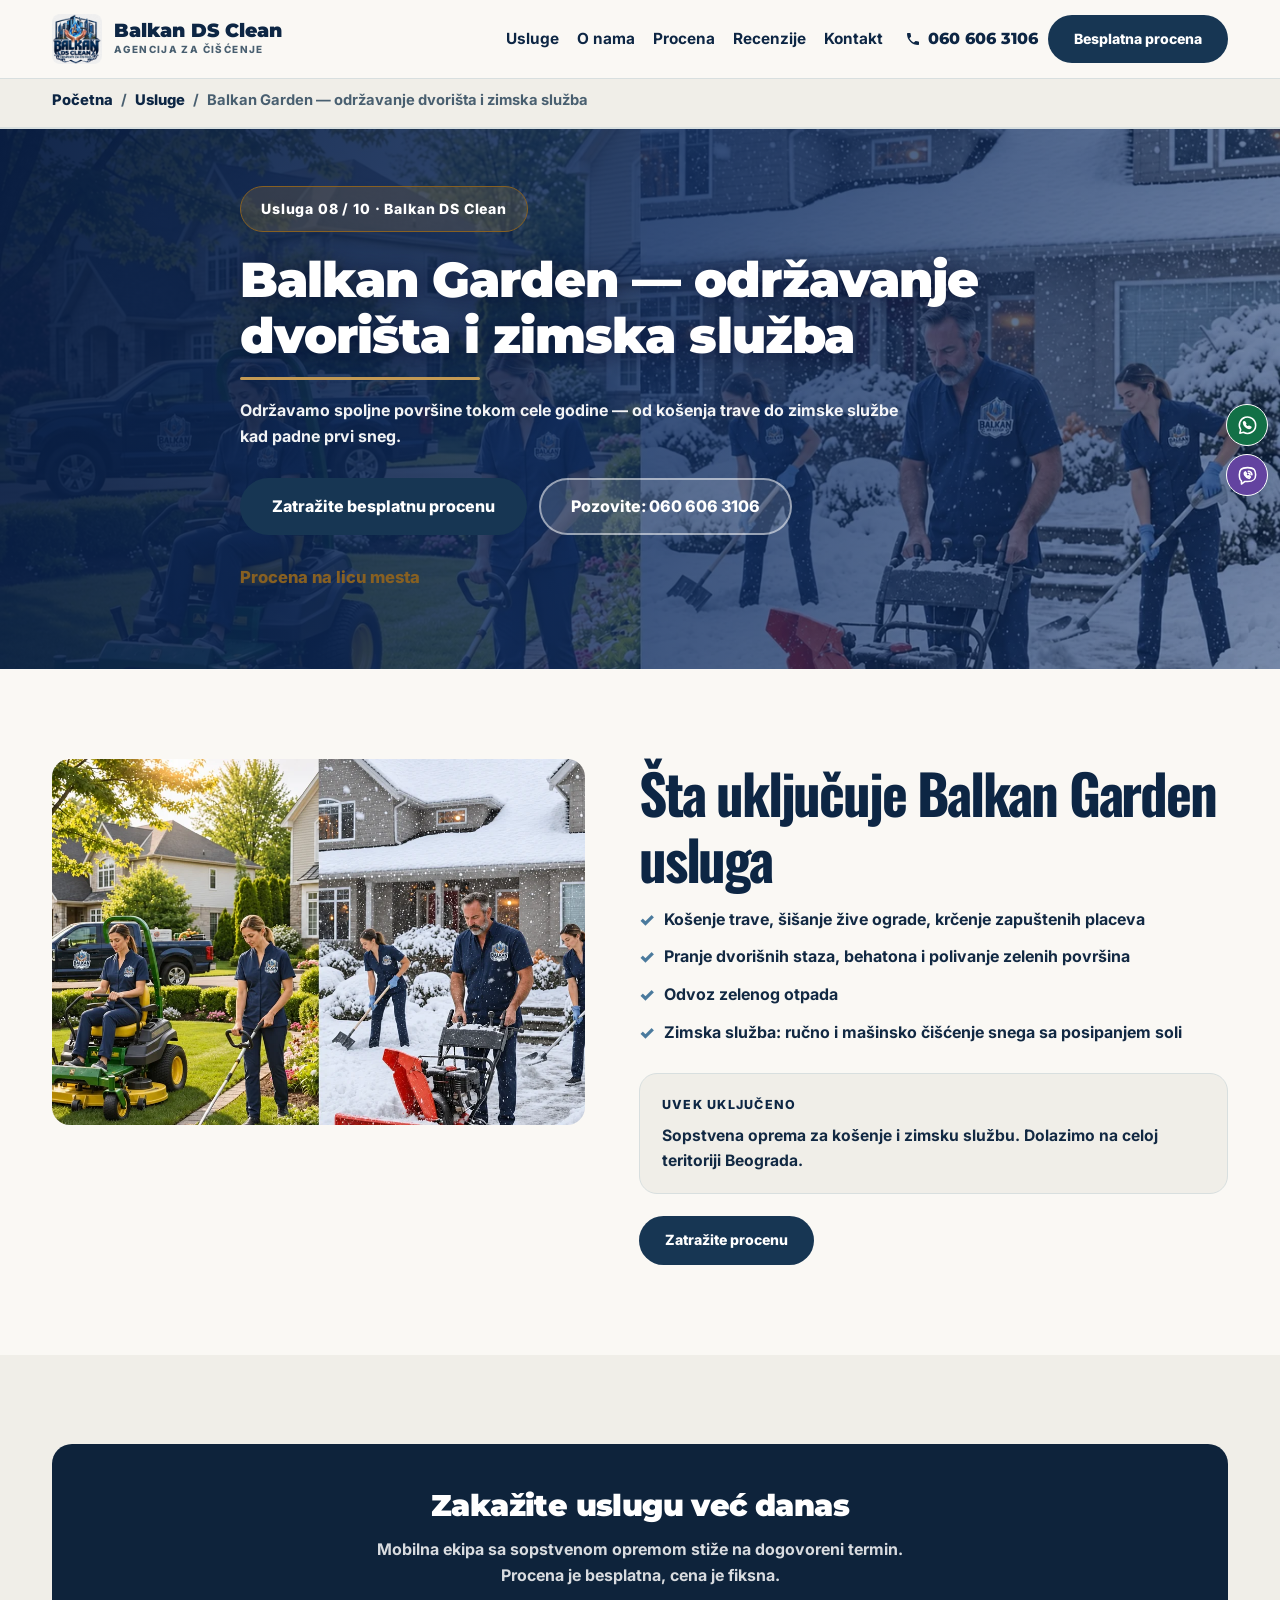
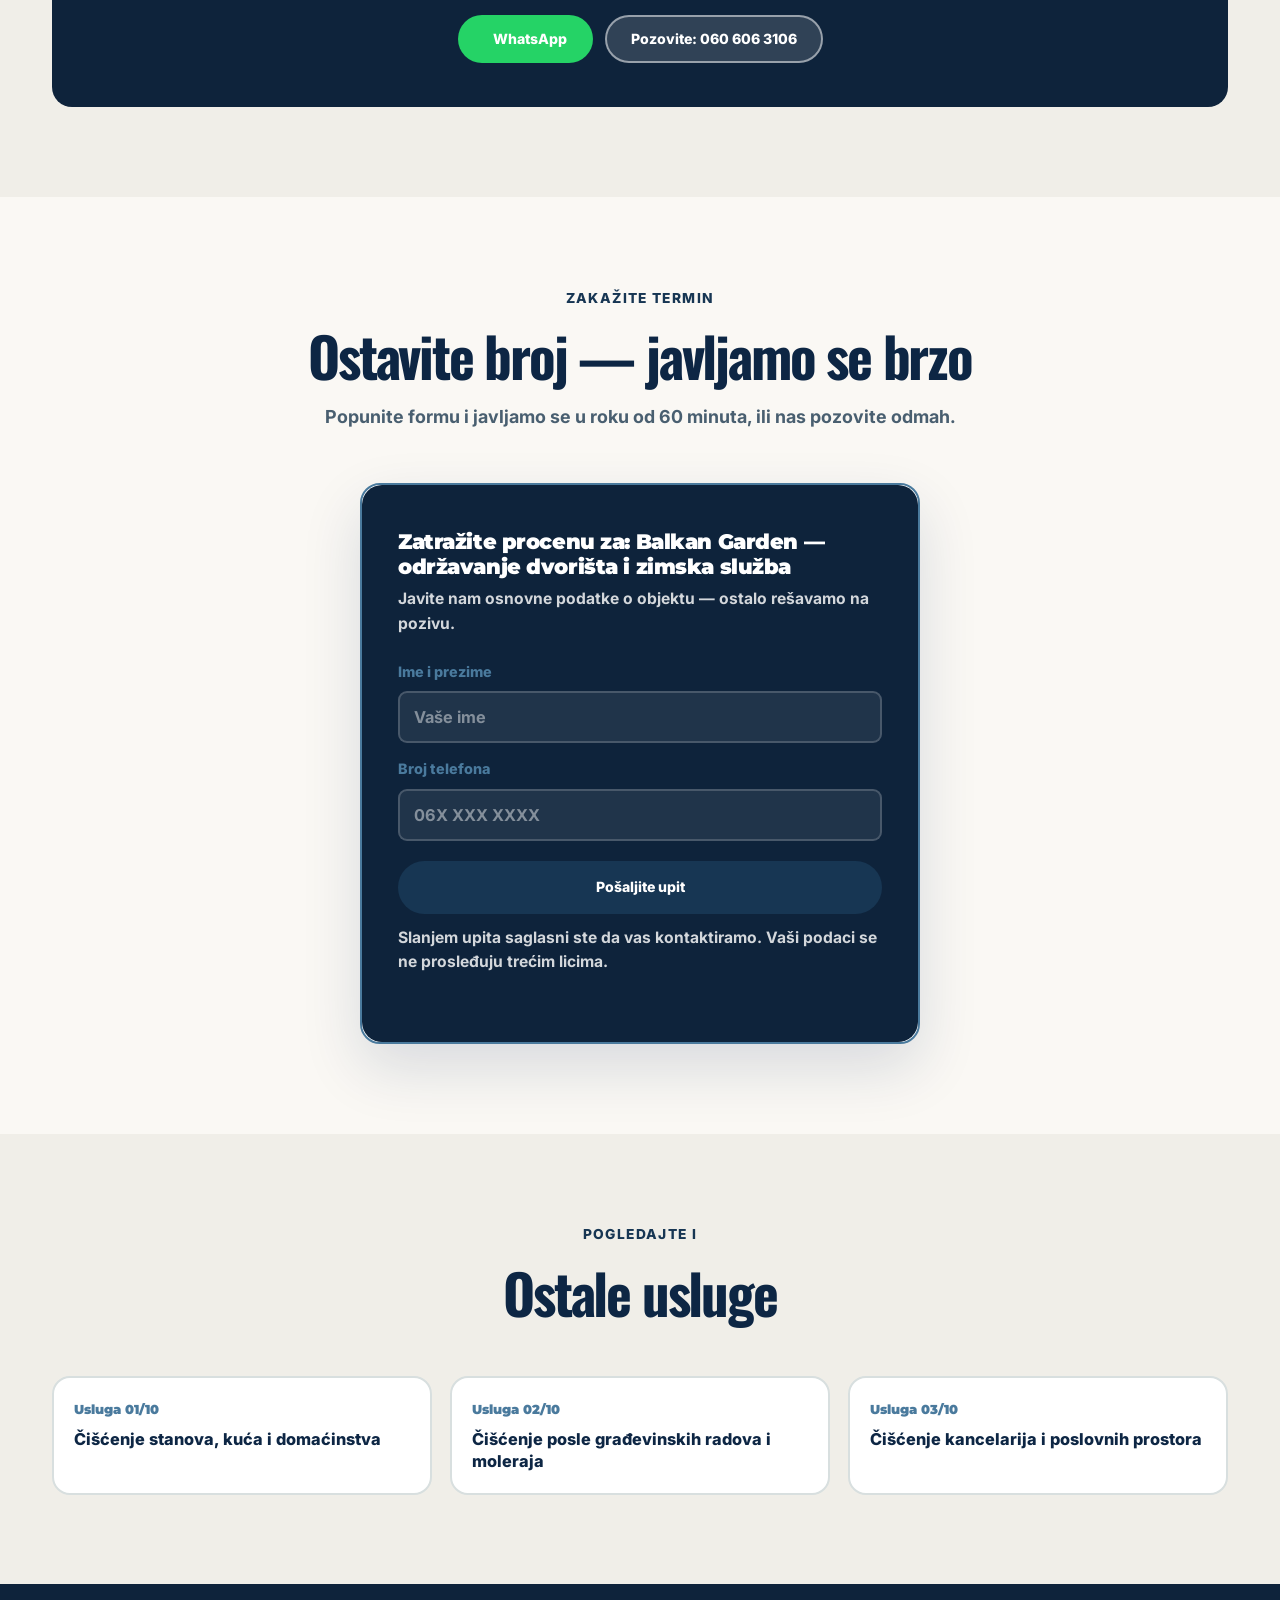
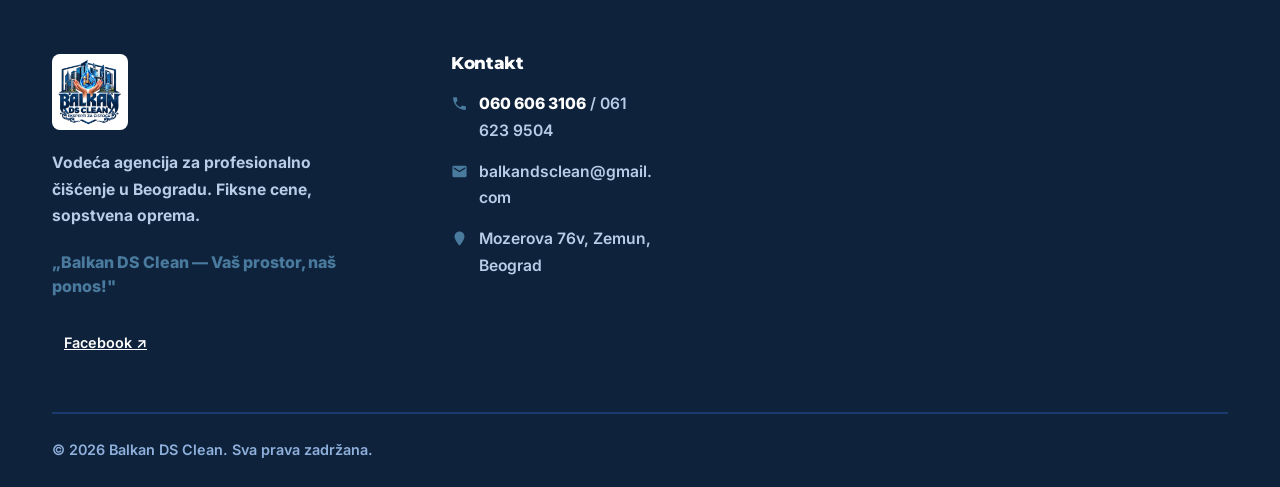
<file: usluge/odrzavanje-dvorista/index.html>
<!doctype html>
<html lang="sr-Latn"><head>
<meta charset="UTF-8">
<meta name="viewport" content="width=device-width, initial-scale=1.0">
<title>Balkan Garden — održavanje dvorišta i zimska služba — Balkan DS Clean | Beograd</title>
<meta name="description" content="Održavanje dvorišta u Beogradu — košenje trave, uređivanje zelenila, zimska služba. Balkan Garden.">
<link rel="canonical" href="https://ciscenjebalkan.rs/usluge/odrzavanje-dvorista/">
<meta name="robots" content="index, follow">
<meta property="og:title" content="Balkan Garden — održavanje dvorišta i zimska služba — Balkan DS Clean">
<meta property="og:description" content="Održavanje dvorišta u Beogradu — košenje trave, uređivanje zelenila, zimska služba. Balkan Garden.">
<meta property="og:url" content="https://ciscenjebalkan.rs/usluge/odrzavanje-dvorista/">
<meta property="og:type" content="website">
<meta property="og:image" content="https://ciscenjebalkan.rs/og-image.png">
<meta name="twitter:card" content="summary_large_image">
<meta name="theme-color" content="#122943">
<meta name="color-scheme" content="light only">
<link rel="preconnect" href="https://fonts.googleapis.com">
<link rel="preconnect" href="https://fonts.gstatic.com" crossorigin="">
<link href="https://fonts.googleapis.com/css2?family=Montserrat:wght@700;800;900&amp;family=Inter:wght@500;600;700;800&amp;display=swap&amp;subset=latin,latin-ext" rel="stylesheet">
<script type="application/ld+json">
{"@context":"https://schema.org","@type":"Service","serviceType":"Balkan Garden — održavanje dvorišta i zimska služba","provider":{"@type":"HouseCleaningService","name":"Balkan DS Clean","telephone":"+381606063106","email":"balkandsclean@gmail.com"},"areaServed":{"@type":"City","name":"Beograd"},"url":"https://ciscenjebalkan.rs/usluge/odrzavanje-dvorista/","description":"Održavanje dvorišta u Beogradu — košenje trave, uređivanje zelenila, zimska služba. Balkan Garden."}
</script>
<style>
:root{
  color-scheme: only light;
  --plava:#1A56A0;
  --plava-tamna:#0E2E5A;
  --plava-hover:#2366B8;
  --plava-svetla:#4C8DD6;
  --plava-bg:#EFF6FF;
  --plava-bg2:#DCE9F7;
  --tekst:#1A3D6E;
  --tekst-blagi:#3A6BA5;
  --bela:#FFFFFF;
  --linija:#B8D4F0;
  --zlato:#2E6FBB;
  --korall:#E8724C;
  --sadrzaj:1240px;
  --r:16px;
  --f-naslov:'Montserrat',system-ui,sans-serif;
  --f-tekst:'Inter',system-ui,-apple-system,sans-serif;
}
*{margin:0;padding:0;box-sizing:border-box}
html{scroll-behavior:smooth;background:#fff}
body{font-family:var(--f-tekst);color:var(--tekst);background:var(--bela);font-size:1.12rem;font-weight:600;line-height:1.7;-webkit-font-smoothing:antialiased;overflow-x:hidden}
img{max-width:100%;display:block}
a{color:inherit;text-decoration:none}
h1,h2,h3,h4{font-family:var(--f-naslov);color:var(--plava);line-height:1.16;letter-spacing:-.02em;font-weight:800}
.omot{max-width:var(--sadrzaj);margin:0 auto;padding:0 32px}
button{font:inherit;cursor:pointer}
strong,b{font-weight:800}

/* HEADER */
.glava{position:fixed;top:0;left:0;right:0;z-index:70;padding:10px 0;transition:background .25s,padding .25s,box-shadow .25s;background:linear-gradient(180deg,rgba(8,29,66,.6),rgba(8,29,66,0))}
.glava.pun{background:rgba(255,255,255,.98);backdrop-filter:blur(12px);padding:6px 0;box-shadow:0 1px 0 var(--linija)}
.glava .omot{display:flex;align-items:center;gap:22px;min-height:58px}
.logo{display:flex;align-items:center;gap:12px;flex-shrink:0}
.logo img{height:60px;width:auto;object-fit:contain;transition:height .25s;flex-shrink:0}
.glava.pun .logo img{height:50px}
.logo-ime{font-family:var(--f-naslov);font-weight:900;font-size:1.16rem;color:#fff;transition:color .25s;display:block;line-height:1.15}
.logo-pod{font-size:.62rem;letter-spacing:.14em;text-transform:uppercase;font-weight:800;color:rgba(255,255,255,.8);transition:color .25s;display:block}
.glava.pun .logo-ime{color:var(--plava)}
.glava.pun .logo-pod{color:var(--tekst-blagi)}
.meni{display:flex;gap:18px;margin-left:auto;align-items:center}
.meni a{font-size:.96rem;font-weight:700;color:rgba(255,255,255,.95);padding:6px 0;position:relative;transition:color .2s;white-space:nowrap}
.glava.pun .meni a{color:var(--tekst)}
.meni a::after{content:'';position:absolute;left:0;bottom:0;height:2px;width:0;background:var(--korall);transition:width .2s}
.meni a:hover::after{width:100%}
.glava-akcije{display:flex;align-items:center;gap:10px}
.tel-glava{font-family:var(--f-naslov);font-weight:800;font-size:.98rem;color:#fff;display:flex;align-items:center;gap:7px;white-space:nowrap;transition:color .25s}
.glava.pun .tel-glava{color:var(--plava)}
.tel-glava svg{width:16px;height:16px;fill:currentColor}
.dugme{display:inline-flex;align-items:center;justify-content:center;gap:9px;padding:14px 24px;border-radius:10px;font-weight:800;font-size:.96rem;border:2px solid transparent;cursor:pointer;transition:all .2s;white-space:nowrap;line-height:1.2}
.dugme-plava{background:var(--plava);color:#fff}
.dugme-plava:hover{background:var(--plava-hover);transform:translateY(-2px)}
.dugme-korall{background:var(--korall);color:#fff}
.dugme-korall:hover{background:#D4623D;transform:translateY(-2px)}
.dugme-obris{background:transparent;color:var(--plava);border-color:var(--linija)}
.dugme-obris:hover{border-color:var(--plava-svetla);background:var(--plava-bg)}
.dugme-providno{background:rgba(255,255,255,.14);color:#fff;border-color:rgba(255,255,255,.5)}
.dugme-providno:hover{background:rgba(255,255,255,.24)}
.dugme-wa{background:#25D366;color:#fff}
.dugme-wa:hover{background:#1FB955;transform:translateY(-2px)}
.burger{display:none;background:none;border:0;padding:8px;cursor:pointer}
.burger span{display:block;width:24px;height:3px;background:#fff;margin:5px 0;transition:.22s;border-radius:2px}
.glava.pun .burger span{background:var(--plava)}
.burger.aktivan span:nth-child(1){transform:translateY(8px) rotate(45deg)}
.burger.aktivan span:nth-child(2){opacity:0}
.burger.aktivan span:nth-child(3){transform:translateY(-8px) rotate(-45deg)}

/* HERO */
.hero{position:relative;min-height:96svh;display:flex;align-items:center;padding:150px 0 70px;overflow:hidden;background:var(--plava-tamna)}
.hero-slika{position:absolute;inset:0;z-index:1}
.hero-slika img{width:100%;height:100%;object-fit:cover}
.hero-slika::after{content:'';position:absolute;inset:0;background:linear-gradient(115deg,rgba(8,29,66,.95) 0%,rgba(13,42,92,.85) 45%,rgba(13,42,92,.55) 100%)}
.hero .omot{position:relative;z-index:6}
.hero-tekst{max-width:820px}
.nadnaslov{display:inline-flex;align-items:center;gap:10px;font-size:.9rem;font-weight:800;letter-spacing:.03em;color:#fff;background:rgba(217,164,65,.16);border:1.5px solid var(--zlato);padding:11px 20px;border-radius:100px;margin-bottom:24px}
.nadnaslov .zvezde{color:var(--zlato);font-size:1.15rem;letter-spacing:.05em}
.hero h1{font-weight:900;font-size:clamp(2.1rem,4.2vw,3.6rem);line-height:1.12;letter-spacing:-.02em;color:#fff;margin-bottom:22px;text-shadow:0 2px 24px rgba(0,10,30,.6)}
.hero h1 span{color:var(--plava-svetla)}
.hero-uvod{font-size:clamp(1.05rem,1.3vw,1.24rem);font-weight:600;color:rgba(255,255,255,.94);max-width:720px;margin-bottom:32px;line-height:1.62;text-shadow:0 1px 12px rgba(0,10,30,.5)}
.hero-akcije{display:flex;gap:12px;flex-wrap:wrap;margin-bottom:38px}
.hero-akcije .dugme{padding:18px 32px;font-size:1.04rem}
.pulsira{animation:pulsPad 2.2s ease-in-out infinite}
@keyframes pulsPad{0%,100%{box-shadow:0 0 0 0 rgba(232,114,76,.45)}50%{box-shadow:0 0 0 12px rgba(232,114,76,0)}}
.hero-poverenje{display:flex;flex-direction:column;gap:12px}
.hero-poverenje-red{display:flex;align-items:center;gap:11px;color:#fff;font-size:.98rem;font-weight:700}
.hero-poverenje-red svg{width:20px;height:20px;fill:var(--plava-svetla);flex-shrink:0}

/* TRAKA POVERENJA (velike zvezde) */
.poverenje{background:var(--plava-bg);padding:34px 0;border-bottom:2px solid var(--linija)}
.poverenje .omot{display:flex;align-items:center;justify-content:center;gap:22px;flex-wrap:wrap;text-align:center}
.pov-zvezde{font-size:2.6rem;color:var(--zlato);letter-spacing:.06em;line-height:1}
.pov-tekst{max-width:640px}
.pov-ocena{font-family:var(--f-naslov);font-weight:900;font-size:1.5rem;color:var(--plava);display:block;line-height:1.2}
.pov-poruka{font-size:1.06rem;font-weight:700;color:var(--tekst-blagi);line-height:1.5}

/* SEKCIJE */
.sekcija{padding:92px 0}
.sekcija-svetla{background:var(--plava-bg)}
.zaglavlje{max-width:780px;margin:0 auto 52px;text-align:center}
.oznaka{font-size:.86rem;font-weight:800;letter-spacing:.1em;color:var(--korall);margin-bottom:14px;display:block;text-transform:uppercase}
.zaglavlje h2{font-weight:900;font-size:clamp(1.9rem,3.1vw,2.7rem);margin-bottom:16px;line-height:1.14}
.zaglavlje p{color:var(--tekst-blagi);font-size:1.12rem;font-weight:600;line-height:1.6}

/* USLUGE */
.usluge-mreza{display:grid;grid-template-columns:repeat(4,1fr);gap:20px}
.usluga-karta{background:#fff;border:2px solid var(--linija);border-radius:var(--r);overflow:hidden;transition:border-color .25s,transform .25s,box-shadow .25s;display:flex;flex-direction:column}
.usluga-karta:hover{border-color:var(--plava-svetla);transform:translateY(-5px);box-shadow:0 22px 44px rgba(13,42,92,.14)}
.usluga-slika{aspect-ratio:16/10;position:relative;overflow:hidden;background:var(--plava-bg2)}
.usluga-slika img{width:100%;height:100%;object-fit:cover;transition:transform .5s}
.usluga-karta:hover .usluga-slika img{transform:scale(1.07)}
.usluga-ikona{position:absolute;left:12px;bottom:12px;width:44px;height:44px;border-radius:11px;background:rgba(255,255,255,.95);display:flex;align-items:center;justify-content:center;box-shadow:0 4px 12px rgba(8,29,66,.25)}
.usluga-ikona svg{width:24px;height:24px;fill:var(--plava)}
.usluga-sadrzaj{padding:20px 20px 22px;display:flex;flex-direction:column;flex:1}
.usluga-sadrzaj h3{font-weight:800;font-size:1.06rem;margin-bottom:8px;line-height:1.3}
.usluga-sadrzaj p{font-size:.94rem;color:var(--tekst-blagi);font-weight:600;line-height:1.5;margin-bottom:14px;flex:1}
.usluga-cena{font-weight:800;color:var(--plava);font-size:.96rem;padding-top:12px;border-top:1.5px solid var(--linija);margin-bottom:12px}
.usluga-vise{display:inline-flex;align-items:center;gap:6px;font-weight:800;font-size:.94rem;color:var(--korall)}
.usluga-karta:hover .usluga-vise{gap:10px}
.usluga-vise span{transition:transform .2s}

/* KALKULATOR + FORMA */
.kalk-wrap{display:grid;grid-template-columns:1.1fr .9fr;gap:0;background:#fff;border:2px solid var(--plava-svetla);border-radius:20px;overflow:hidden;box-shadow:0 24px 60px rgba(13,42,92,.14);max-width:1080px;margin:0 auto}
.kalk{padding:44px 40px;min-width:0}
.kalk h3{font-weight:900;font-size:1.44rem;margin-bottom:6px;overflow-wrap:break-word}
.kalk-uvod{color:var(--tekst-blagi);font-weight:600;margin-bottom:26px;font-size:1rem}
.kalk-red{display:grid;grid-template-columns:1fr 1fr;gap:18px;margin-bottom:22px}
.polje label{display:block;font-weight:800;font-size:.94rem;color:var(--plava);margin-bottom:8px}
.polje input,.polje select{width:100%;padding:15px;border:2px solid var(--linija);border-radius:10px;font-size:max(1.05rem,16px);font-weight:700;color:var(--tekst);background:#fff;transition:border-color .2s;-webkit-appearance:none;font-family:inherit}
.polje input:focus,.polje select:focus{outline:none;border-color:var(--plava-svetla)}
.kalk-rezultat{background:var(--plava-bg);border-radius:12px;padding:22px 24px;margin-bottom:20px}
.kalk-oznaka{font-size:.8rem;font-weight:800;letter-spacing:.08em;color:var(--tekst-blagi);display:block;margin-bottom:4px;text-transform:uppercase}
.kalk-iznos{font-family:var(--f-naslov);font-weight:900;font-size:2.3rem;color:var(--plava);line-height:1.1}
.kalk-popust{display:none;background:var(--zlato);color:#fff;font-weight:800;font-size:.82rem;padding:7px 12px;border-radius:6px;margin-top:8px}
.kalk-popust.vidi{display:inline-block}
.forma-sms{background:var(--plava-tamna);padding:44px 36px;color:#fff;min-width:0}
.forma-sms h3{color:#fff;font-weight:900;font-size:1.34rem;margin-bottom:8px}
.forma-sms>p{color:rgba(255,255,255,.82);font-weight:600;font-size:.98rem;margin-bottom:24px;line-height:1.55}
.fs-polje{margin-bottom:14px}
.fs-polje label{display:block;font-weight:800;font-size:.9rem;color:var(--plava-svetla);margin-bottom:7px}
.fs-polje input{width:100%;padding:14px;border-radius:9px;border:2px solid rgba(255,255,255,.18);background:rgba(255,255,255,.08);color:#fff;font-size:max(1.02rem,16px);font-weight:700;font-family:inherit}
.fs-polje input::placeholder{color:rgba(255,255,255,.45)}
.fs-polje input:focus{outline:none;border-color:var(--plava-svetla)}
.fs-submit{width:100%;margin-top:6px;padding:16px;justify-content:center}
.fs-nota{font-size:.82rem;color:rgba(255,255,255,.55);font-weight:500;margin-top:12px;line-height:1.5}

/* O NAMA */
.onama{display:grid;grid-template-columns:.9fr 1.1fr;gap:56px;align-items:center}
.onama-slika{position:relative;border-radius:20px;overflow:hidden;aspect-ratio:4/5}
.onama-slika img{width:100%;height:100%;object-fit:cover}
.onama-peckat{position:absolute;bottom:-16px;right:-16px;width:120px;height:120px;background:#fff;border-radius:50%;box-shadow:0 12px 34px rgba(13,42,92,.24);padding:8px;display:flex;align-items:center;justify-content:center}
.onama-peckat img{border-radius:50%}
.onama-tekst h2{font-weight:900;font-size:clamp(1.8rem,3vw,2.5rem);margin-bottom:10px;line-height:1.16}
.onama-slogan{color:var(--korall);font-weight:800;font-size:1.08rem;margin-bottom:22px;display:block;line-height:1.5}
.onama-tekst p{color:var(--tekst-blagi);font-weight:600;margin-bottom:18px;line-height:1.72}
.onama-tekst p b,.onama-tekst p strong{color:var(--plava);font-weight:800}
.onama-potpis{margin-top:26px;padding-top:22px;border-top:2px solid var(--linija);display:flex;align-items:center;gap:14px}
.onama-potpis-slovo{width:52px;height:52px;border-radius:50%;background:var(--plava);color:#fff;font-family:var(--f-naslov);font-weight:900;font-size:1.3rem;display:flex;align-items:center;justify-content:center;flex-shrink:0}
.onama-potpis-ime{font-weight:800;color:var(--plava);font-size:1.02rem;display:block}
.onama-potpis-tim{font-size:.92rem;font-weight:600;color:var(--tekst-blagi)}

/* GALERIJA */
.filteri{display:flex;gap:9px;justify-content:center;flex-wrap:wrap;margin-bottom:40px}
.filter{background:#fff;border:2px solid var(--linija);border-radius:100px;padding:11px 22px;font-size:.96rem;font-weight:800;color:var(--tekst-blagi);cursor:pointer;transition:all .2s}
.filter:hover{border-color:var(--plava-svetla);color:var(--plava)}
.filter.aktivan{background:var(--plava);border-color:var(--plava);color:#fff}
.galerija{display:grid;grid-template-columns:repeat(4,1fr);gap:14px}
.gs{position:relative;overflow:hidden;border-radius:var(--r);cursor:pointer;background:var(--plava-bg2);border:0;padding:0;display:block;aspect-ratio:4/3}
.gs img{width:100%;height:100%;object-fit:cover;transition:transform .5s}
.gs:hover img{transform:scale(1.08)}
.gs::after{content:'';position:absolute;inset:0;background:linear-gradient(to top,rgba(8,29,66,.72),transparent 58%);opacity:0;transition:opacity .3s}
.gs:hover::after{opacity:1}
.gs-oznaka{position:absolute;left:14px;bottom:13px;z-index:2;color:#fff;font-size:.9rem;font-weight:800;opacity:0;transform:translateY(8px);transition:all .3s}
.gs:hover .gs-oznaka{opacity:1;transform:none}
.gs.sakriven{display:none}
.svetlo{position:fixed;inset:0;z-index:200;background:rgba(5,18,42,.96);display:none;align-items:center;justify-content:center;padding:24px}
.svetlo.otvoreno{display:flex}
.svetlo img{max-width:92vw;max-height:82vh;object-fit:contain;border-radius:8px}
.svetlo-x,.svetlo-nazad,.svetlo-napred{position:absolute;background:rgba(255,255,255,.14);border:0;width:50px;height:50px;border-radius:50%;cursor:pointer;display:flex;align-items:center;justify-content:center;transition:background .2s}
.svetlo-x:hover,.svetlo-nazad:hover,.svetlo-napred:hover{background:var(--plava-svetla)}
.svetlo-x{top:22px;right:22px}
.svetlo-nazad{left:22px;top:50%;transform:translateY(-50%)}
.svetlo-napred{right:22px;top:50%;transform:translateY(-50%)}
.svetlo svg{width:22px;height:22px;fill:#fff}
.svetlo-info{position:absolute;left:0;right:0;bottom:22px;text-align:center;color:rgba(255,255,255,.9);font-size:.96rem;font-weight:700;padding:0 70px}

/* RECENZIJE SLAJDER */
.gugl-traka{display:flex;align-items:center;justify-content:center;gap:14px;margin-bottom:40px;flex-wrap:wrap}
.gugl-kutija{display:flex;align-items:center;gap:13px;background:#fff;border:2px solid var(--linija);border-radius:100px;padding:12px 24px}
.gugl-kutija svg{width:24px;height:24px;flex-shrink:0}
.gugl-ocena{font-family:var(--f-naslov);font-weight:900;font-size:1.34rem;color:var(--plava)}
.zvezde-r{color:var(--zlato);letter-spacing:.08em}
.gugl-tekst{font-size:.96rem;font-weight:700;color:var(--tekst-blagi)}
.slajder{position:relative;max-width:1100px;margin:0 auto;overflow:hidden}
.slajder-traka{display:flex;transition:transform .5s ease}
.rec-slajd{min-width:100%;display:grid;grid-template-columns:repeat(3,1fr);gap:20px;padding:4px}
.recenzija{background:#fff;border:2px solid var(--linija);border-radius:var(--r);padding:28px 24px;display:flex;flex-direction:column}
.recenzija .zvezde-r{font-size:1.05rem;margin-bottom:14px;display:block}
.recenzija p{font-size:.98rem;font-weight:600;color:var(--tekst);line-height:1.62;flex:1;margin-bottom:20px}
.recenzija footer{display:flex;align-items:center;gap:12px;padding-top:16px;border-top:1.5px solid var(--linija)}
.avatar{width:44px;height:44px;border-radius:50%;background:var(--plava-bg2);display:flex;align-items:center;justify-content:center;font-family:var(--f-naslov);font-weight:900;color:var(--plava);font-size:1rem;flex-shrink:0}
.rec-ime{font-weight:800;font-size:.98rem;color:var(--plava);line-height:1.3;display:block}
.rec-tip{font-size:.86rem;font-weight:600;color:var(--tekst-blagi);display:block}
.slajder-kontrole{display:flex;align-items:center;justify-content:center;gap:16px;margin-top:32px}
.slajder-dugme{width:48px;height:48px;border-radius:50%;background:#fff;border:2px solid var(--linija);cursor:pointer;display:flex;align-items:center;justify-content:center;transition:all .2s}
.slajder-dugme:hover{border-color:var(--plava);background:var(--plava)}
.slajder-dugme:hover svg{fill:#fff}
.slajder-dugme svg{width:20px;height:20px;fill:var(--plava)}
.slajder-tacke{display:flex;gap:8px}
.slajder-tacka{width:10px;height:10px;border-radius:50%;background:var(--linija);border:0;cursor:pointer;transition:all .2s;padding:0}
.slajder-tacka.aktivna{background:var(--plava);width:28px;border-radius:5px}

/* FAQ */
.faq{max-width:820px;margin:0 auto}
.faq-stavka{border-bottom:2px solid var(--linija)}
.faq-pitanje{width:100%;background:none;border:0;padding:22px 4px;display:flex;align-items:center;justify-content:space-between;gap:20px;text-align:left;font-family:var(--f-naslov);font-weight:800;font-size:1.08rem;color:var(--plava)}
.faq-ikona{width:22px;height:22px;flex-shrink:0;position:relative;transition:transform .3s}
.faq-ikona::before,.faq-ikona::after{content:'';position:absolute;background:var(--plava);border-radius:2px;transition:.25s}
.faq-ikona::before{width:16px;height:3px;top:50%;left:50%;transform:translate(-50%,-50%)}
.faq-ikona::after{width:3px;height:16px;top:50%;left:50%;transform:translate(-50%,-50%)}
.faq-stavka.otvoren .faq-ikona::after{transform:translate(-50%,-50%) rotate(90deg);opacity:0}
.faq-odgovor{max-height:0;overflow:hidden;transition:max-height .35s ease}
.faq-odgovor p{padding:0 4px 22px;color:var(--tekst-blagi);font-weight:600;font-size:1rem;line-height:1.62;max-width:720px}
.faq-stavka.otvoren .faq-odgovor{max-height:360px}

/* OPSTINE */
.opstine{position:relative;min-height:360px;display:flex;align-items:center;overflow:hidden;background:var(--plava-tamna)}
.opstine>img{position:absolute;inset:0;width:100%;height:100%;object-fit:cover;z-index:1}
.opstine::after{content:'';position:absolute;inset:0;z-index:2;background:linear-gradient(110deg,rgba(8,29,66,.92) 0%,rgba(13,42,92,.78) 55%,rgba(13,42,92,.55) 100%)}
.opstine .omot{position:relative;z-index:3}
.opstine-tekst{max-width:820px;margin:0 auto;text-align:center}
.opstine h2{font-weight:900;font-size:clamp(1.6rem,2.6vw,2.2rem);color:#fff;margin-bottom:14px;line-height:1.2}
.opstine-uvod{color:rgba(255,255,255,.9);font-weight:600;font-size:1.06rem;margin-bottom:24px}
.opstine-lista{display:flex;flex-wrap:wrap;gap:9px;justify-content:center}
.opstina{background:rgba(255,255,255,.1);border:1.5px solid rgba(255,255,255,.22);color:#fff;font-size:.9rem;font-weight:700;padding:9px 17px;border-radius:100px}

/* FOOTER */
.podnozje{background:var(--plava-tamna);color:#B8CCE8;padding:70px 0 0;font-size:1rem;font-weight:600}
.podnozje-mreza{display:grid;grid-template-columns:1.7fr 1fr 1fr 1.3fr;gap:44px;padding-bottom:48px}
.podnozje-mreza>div{min-width:0}
.podnozje .logo img{height:70px;width:auto;object-fit:contain}
.podnozje-o{margin:20px 0;max-width:320px;line-height:1.7;font-size:.98rem}
.podnozje-slogan{color:var(--plava-svetla);font-weight:800;font-size:1rem;margin-bottom:24px;display:block;max-width:320px;line-height:1.5}
.soc-naslov{font-size:.76rem;font-weight:800;letter-spacing:.12em;color:#8FB0DC;margin-bottom:11px;display:block;text-transform:uppercase}
.socijalne{display:flex;gap:9px;margin-bottom:22px;flex-wrap:wrap}
.soc{width:46px;height:46px;border-radius:11px;display:flex;align-items:center;justify-content:center;transition:transform .2s,opacity .2s}
.soc:hover{transform:translateY(-3px);opacity:.9}
.soc svg{width:22px;height:22px;fill:#fff}
.soc-tel{background:var(--plava)}
.soc-mejl{background:var(--plava-hover)}
.soc-wa{background:#25D366}
.soc-viber{background:#7360F2}
.podnozje h4{color:#fff;font-size:1.04rem;margin-bottom:18px;font-weight:800}
.podnozje ul{list-style:none;display:flex;flex-direction:column;gap:11px}
.podnozje ul a{font-size:.98rem;font-weight:600;transition:color .2s}
.podnozje ul a:hover{color:var(--plava-svetla)}
.kontakt-red{display:flex;gap:11px;margin-bottom:14px;align-items:flex-start;font-size:.98rem;font-weight:600;overflow-wrap:anywhere;min-width:0}
.kontakt-red svg{width:17px;height:17px;fill:var(--plava-svetla);flex-shrink:0;margin-top:4px}
.kontakt-red a:hover{color:#fff}
.kontakt-red b{color:#fff;font-weight:800}
.pravno{border-top:2px solid #1D3A6E;padding:24px 0;display:flex;justify-content:space-between;gap:20px;flex-wrap:wrap;font-size:.9rem;font-weight:600;color:#8FB0DC}
.pravno-agencija{display:block;margin-top:6px;color:#6B8CBE}

/* MOBILNA TRAKA */
.mob-traka{position:fixed;bottom:0;left:0;right:0;z-index:80;background:#fff;border-top:2px solid var(--linija);box-shadow:0 -6px 22px rgba(13,42,92,.16);display:none;padding:9px 10px calc(9px + env(safe-area-inset-bottom));gap:8px}
.mob-traka a{flex:1;display:flex;flex-direction:column;align-items:center;justify-content:center;gap:3px;padding:10px 4px;border-radius:9px;font-size:.76rem;font-weight:800;color:#fff;text-align:center;line-height:1.2}
.mob-traka svg{width:20px;height:20px;fill:#fff}
.mt-tel{background:var(--plava)}
.mt-wa{background:#25D366}
.mt-zakazi{background:var(--korall)}

.otkrij{opacity:0;transform:translateY(22px);transition:opacity .6s ease,transform .6s ease}
.otkrij.vidljivo{opacity:1;transform:none}
:focus-visible{outline:3px solid var(--plava-svetla);outline-offset:3px;border-radius:4px}

@media (prefers-reduced-motion:reduce){
  *{animation:none!important;transition:none!important}
  .otkrij{opacity:1;transform:none}
  html{scroll-behavior:auto}
}

@media (max-width:1180px){
  .usluge-mreza{grid-template-columns:repeat(3,1fr)}
  .galerija{grid-template-columns:repeat(3,1fr)}
  .podnozje-mreza{grid-template-columns:1fr 1fr;gap:36px}
  .kalk-wrap{grid-template-columns:1fr}
  .rec-slajd{grid-template-columns:1fr}
  .onama{grid-template-columns:1fr;gap:40px}
  .onama-slika{max-width:420px;margin:0 auto;width:100%}
}
@media (max-width:940px){
  .meni,.tel-glava,.glava-akcije .dugme{display:none}
  .burger{display:block;margin-left:auto}
  .meni.otvoren{display:flex;flex-direction:column;position:absolute;top:100%;left:0;right:0;background:#fff;padding:20px 32px 28px;gap:2px;border-bottom:2px solid var(--linija);box-shadow:0 16px 34px rgba(13,42,92,.16);align-items:stretch}
  .meni.otvoren a{color:var(--tekst);padding:14px 0;border-bottom:1.5px solid var(--linija);font-size:1.06rem}
  .meni.otvoren a::after{display:none}
  .hero{padding:112px 0 54px;min-height:auto}
  .usluge-mreza{grid-template-columns:repeat(2,1fr)}
  .galerija{grid-template-columns:repeat(2,1fr)}
  .sekcija{padding:60px 0}
  .kalk{padding:32px 26px}
  .forma-sms{padding:32px 26px}
  .kalk-red{grid-template-columns:1fr;gap:16px}
  .opstine{min-height:300px}
  .mob-traka{display:flex}
  body{padding-bottom:78px}
  .pov-zvezde{font-size:2rem}
}
@media (max-width:700px){
  .omot{padding:0 18px}
  .usluge-mreza{grid-template-columns:1fr}
  .galerija{grid-template-columns:1fr}
  .podnozje-mreza{grid-template-columns:1fr;gap:30px}
  .filteri{gap:7px;margin-bottom:26px}
  .filter{padding:9px 15px;font-size:.9rem}
  .kalk-iznos{font-size:2rem}
  .mob-traka a{font-size:.68rem}
  .onama-peckat{width:92px;height:92px;bottom:-12px;right:-12px}
  .hero h1{font-size:clamp(1.9rem,7vw,2.4rem)}
  .pov-zvezde{font-size:1.7rem}
  .poverenje .omot{gap:14px}
}

/* PODSTRANICA - extra */
.breadcrumb{padding:14px 0;margin-top:74px;font-size:.92rem;font-weight:700;color:var(--tekst-blagi);background:var(--plava-bg);border-bottom:2px solid var(--linija)}
.breadcrumb .omot{display:flex;align-items:center;gap:8px;flex-wrap:wrap}
.breadcrumb a{color:var(--plava);font-weight:800}
.breadcrumb a:hover{text-decoration:underline}
.breadcrumb span{color:var(--tekst-blagi)}

.usluga-hero{position:relative;min-height:60svh;display:flex;align-items:center;padding:30px 0 50px;overflow:hidden;background:var(--plava-tamna)}
.usluga-hero-slika{position:absolute;inset:0;z-index:1}
.usluga-hero-slika img{width:100%;height:100%;object-fit:cover}
.usluga-hero-slika::after{content:'';position:absolute;inset:0;background:linear-gradient(110deg,rgba(8,29,66,.96) 0%,rgba(13,42,92,.82) 48%,rgba(13,42,92,.5) 100%)}
.usluga-hero .omot{position:relative;z-index:6}
.usluga-hero-tekst{max-width:800px}
.usluga-broj-veliki{display:inline-flex;align-items:center;gap:10px;font-size:.88rem;font-weight:800;letter-spacing:.06em;color:#fff;background:rgba(217,164,65,.16);border:1.5px solid var(--zlato);padding:10px 20px;border-radius:100px;margin-bottom:20px}
.usluga-hero h1{font-weight:900;font-size:clamp(2rem,3.8vw,3.1rem);line-height:1.14;color:#fff;margin-bottom:18px;text-shadow:0 2px 22px rgba(0,10,40,.6)}
.usluga-hero-uvod{font-size:clamp(1rem,1.2vw,1.18rem);font-weight:600;color:rgba(255,255,255,.94);max-width:680px;margin-bottom:28px;line-height:1.62}
.usluga-hero-akcije{display:flex;gap:12px;flex-wrap:wrap;margin-bottom:10px}
.usluga-hero-akcije .dugme{padding:17px 30px;font-size:1rem}
.usluga-hero-cena{display:inline-block;margin-top:18px;color:var(--zlato);font-weight:800;font-size:1.04rem}

.detalji-wrap{display:grid;grid-template-columns:.95fr 1.05fr;gap:54px;align-items:start}
.detalji-slika{border-radius:18px;overflow:hidden;aspect-ratio:16/11}
.detalji-slika img{width:100%;height:100%;object-fit:cover}
.detalji-tekst h2{font-weight:900;font-size:clamp(1.6rem,2.5vw,2.1rem);margin-bottom:16px;line-height:1.2}
.detalji-tekst>p{color:var(--tekst-blagi);font-weight:600;margin-bottom:18px;line-height:1.72;font-size:1.04rem}

.paketi-lista{display:flex;flex-direction:column;gap:14px;margin-bottom:24px}
.paket{background:#fff;border:2px solid var(--linija);border-radius:var(--r);padding:20px 22px;transition:border-color .2s}
.paket:hover{border-color:var(--plava-svetla)}
.paket-vrh{display:flex;align-items:baseline;justify-content:space-between;gap:12px;margin-bottom:8px;flex-wrap:wrap}
.paket-naziv{font-family:var(--f-naslov);font-weight:900;font-size:1.08rem;color:var(--plava)}
.paket-cena{font-weight:800;color:var(--korall);font-size:.98rem;white-space:nowrap}
.paket-opis{color:var(--tekst-blagi);font-weight:600;font-size:.98rem;line-height:1.58}

.uvek-ukljuceno{background:var(--plava-bg);border-radius:var(--r);padding:20px 22px;margin-bottom:22px;border:1.5px solid var(--linija)}
.uu-oznaka{font-size:.78rem;font-weight:800;letter-spacing:.1em;color:var(--plava);display:block;margin-bottom:8px;text-transform:uppercase}
.uvek-ukljuceno p{color:var(--tekst);font-weight:600;font-size:.98rem;line-height:1.6;margin:0}

.kvacice{list-style:none;display:flex;flex-direction:column;gap:11px;margin-bottom:26px}
.kvacice li{display:flex;align-items:flex-start;gap:10px;font-size:1rem;font-weight:600;color:var(--tekst);line-height:1.52}
.kvacice .chk{color:var(--plava-svetla);font-weight:900;flex-shrink:0;font-size:1.1rem}

.mini-cta{background:var(--plava-tamna);border-radius:20px;padding:44px;text-align:center;color:#fff}
.mini-cta h2{color:#fff;font-weight:900;font-size:clamp(1.4rem,2.4vw,1.9rem);margin-bottom:14px}
.mini-cta p{color:rgba(255,255,255,.84);font-weight:600;max-width:560px;margin:0 auto 26px;line-height:1.6}
.mini-cta-akcije{display:flex;gap:12px;justify-content:center;flex-wrap:wrap}

.srodne{display:grid;grid-template-columns:repeat(3,1fr);gap:18px}
.srodna{background:#fff;border:2px solid var(--linija);border-radius:var(--r);padding:20px;transition:border-color .25s,transform .25s;display:block}
.srodna:hover{border-color:var(--plava-svetla);transform:translateY(-3px)}
.srodna-br{font-family:var(--f-naslov);font-weight:900;color:var(--plava-svetla);font-size:.84rem;display:block;margin-bottom:8px}
.srodna-naziv{font-weight:800;color:var(--plava);font-size:1.02rem;line-height:1.35;display:block}

@media(max-width:940px){
  .detalji-wrap{grid-template-columns:1fr;gap:32px}
  .srodne{grid-template-columns:1fr}
  .mini-cta{padding:30px 22px}
  .usluga-hero{padding:20px 0 36px;min-height:auto}
}

</style>
<link rel="icon" href="../../assets/favicon.svg" type="image/svg+xml"><link rel="stylesheet" href="../../polish.css?v=readability"><script defer src="../../experience.js"></script><noscript><style>.otkrij{opacity:1!important;transform:none!important}</style></noscript></head>
<body>
<a class="skip-link" href="#main">Pređite na sadržaj</a><header class="glava" id="glava">
  <div class="omot">
    <a class="logo" href="../../"><picture><img src="../../assets/logo.jpg" alt="Balkan DS Clean" width="64" height="64"></picture><span><span class="logo-ime">Balkan DS Clean</span><span class="logo-pod">Agencija za čišćenje</span></span></a>
    <nav class="meni" id="meni"><a href="../../#usluge">Usluge</a><a href="../../#onama">O nama</a><a href="../../#procena">Procena</a><a href="../../#recenzije">Recenzije</a><a href="../../#kontakt">Kontakt</a></nav>
    <div class="glava-akcije"><a href="tel:+381606063106" class="tel-glava"><svg viewbox="0 0 24 24" aria-hidden="true"><path d="M6.6 10.8c1.4 2.8 3.8 5.1 6.6 6.6l2.2-2.2c.3-.3.7-.4 1-.2 1.1.4 2.4.6 3.6.6.6 0 1 .4 1 1V20c0 .6-.4 1-1 1-9.4 0-17-7.6-17-17 0-.6.4-1 1-1h3.5c.6 0 1 .4 1 1 0 1.3.2 2.5.6 3.6.1.4 0 .8-.2 1l-2.3 2.2z"></path></svg> 060 606 3106</a><a class="dugme dugme-korall" href="../../#procena">Besplatna procena</a></div>
    <button class="burger" id="burger" aria-label="Meni" aria-expanded="false"><span></span><span></span><span></span></button>
  </div>
</header>
<main id="main"><div class="breadcrumb"><div class="omot"><a href="../../">Početna</a> <span>/</span> <a href="../../#usluge">Usluge</a> <span>/</span> Balkan Garden — održavanje dvorišta i zimska služba</div></div>
<section class="usluga-hero">
  <div class="usluga-hero-slika" aria-hidden="true"><img src="../../assets/detail-8.webp" alt="" fetchpriority="high"></div>
  <div class="omot"><div class="usluga-hero-tekst">
    <span class="usluga-broj-veliki">Usluga 08 / 10 · Balkan DS Clean</span>
    <h1>Balkan Garden — održavanje dvorišta i zimska služba</h1>
    <p class="usluga-hero-uvod">Održavamo spoljne površine tokom cele godine — od košenja trave do zimske službe kad padne prvi sneg.</p>
    <div class="usluga-hero-akcije"><a href="#zakazi" class="dugme dugme-korall">Zatražite besplatnu procenu</a><a href="tel:+381606063106" class="dugme dugme-providno">Pozovite: 060 606 3106</a></div>
    <span class="usluga-hero-cena">Procena na licu mesta</span>
  </div></div>
</section>
<section class="sekcija" id="detalji"><div class="omot"><div class="detalji-wrap">
  <div class="detalji-slika otkrij"><img src="../../assets/service-8.webp" alt="Balkan DS Clean — Balkan Garden — održavanje dvorišta i zimska služba" loading="lazy"></div>
  <div class="detalji-tekst otkrij">
        <h2>Šta uključuje Balkan Garden usluga</h2>
        <ul class="kvacice">
          <li><span class="chk">✓</span> Košenje trave, šišanje žive ograde, krčenje zapuštenih placeva</li>
          <li><span class="chk">✓</span> Pranje dvorišnih staza, behatona i polivanje zelenih površina</li>
          <li><span class="chk">✓</span> Odvoz zelenog otpada</li>
          <li><span class="chk">✓</span> Zimska služba: ručno i mašinsko čišćenje snega sa posipanjem soli</li>
        </ul>
        <div class="uvek-ukljuceno"><span class="uu-oznaka">Uvek uključeno</span><p>Sopstvena oprema za košenje i zimsku službu. Dolazimo na celoj teritoriji Beograda.</p></div>
     
    <a href="#zakazi" class="dugme dugme-korall">Zatražite procenu</a>
  </div>
</div></div></section>
<section class="sekcija sekcija-svetla"><div class="omot"><div class="mini-cta otkrij">
  <h2>Zakažite uslugu već danas</h2>
  <p>Mobilna ekipa sa sopstvenom opremom stiže na dogovoreni termin. Procena je besplatna, cena je fiksna.</p>
  <div class="mini-cta-akcije"><a href="https://wa.me/381606063106" target="_blank" rel="noopener noreferrer" class="dugme dugme-wa"><svg viewbox="0 0 24 24" aria-hidden="true"><path d="M12 2C6.48 2 2 6.48 2 12c0 1.85.5 3.58 1.38 5.07L2 22l5.07-1.33A9.94 9.94 0 0012 22c5.52 0 10-4.48 10-10S17.52 2 12 2zm5.2 14.2c-.22.62-1.28 1.18-1.77 1.24-.45.06-1.02.08-1.65-.1-.38-.11-.87-.28-1.5-.55-2.64-1.14-4.36-3.8-4.5-3.98-.13-.18-1.08-1.44-1.08-2.74 0-1.3.68-1.94.92-2.2.24-.26.52-.33.7-.33.18 0 .35 0 .5.01.16.01.38-.06.6.46.22.53.75 1.83.82 1.96.07.13.11.29.02.47-.09.18-.14.29-.27.45-.13.16-.28.35-.4.47-.13.13-.27.27-.12.53.15.26.68 1.12 1.46 1.82 1 .9 1.85 1.17 2.11 1.31.26.13.41.11.56-.06.16-.18.65-.75.82-1.01.18-.26.36-.21.6-.13.24.09 1.53.72 1.79.85.26.13.44.2.5.31.06.11.06.65-.16 1.27z"></path></svg> WhatsApp</a><a href="tel:+381606063106" class="dugme dugme-providno">Pozovite: 060 606 3106</a></div>
</div></div></section>
<section class="sekcija" id="zakazi"><div class="omot">
  <div class="zaglavlje otkrij"><span class="oznaka">Zakažite termin</span><h2>Ostavite broj — javljamo se brzo</h2><p>Popunite formu i javljamo se u roku od 60 minuta, ili nas pozovite odmah.</p></div>
  <div class="kalk-wrap otkrij" style="grid-template-columns:1fr;max-width:560px">
    <div class="forma-sms" style="border-radius:20px">
      <h3>Zatražite procenu za: Balkan Garden — održavanje dvorišta i zimska služba</h3>
      <p>Javite nam osnovne podatke o objektu — ostalo rešavamo na pozivu.</p>
      <form id="forma-sms"><div class="fs-polje"><label for="ime">Ime i prezime</label><input type="text" id="ime" placeholder="Vaše ime" required=""></div><div class="fs-polje"><label for="telefon">Broj telefona</label><input type="tel" id="telefon" placeholder="06X XXX XXXX" required="" inputmode="tel"></div><button type="submit" class="dugme dugme-korall fs-submit">Pošaljite upit</button></form>
      <p class="fs-nota">Slanjem upita saglasni ste da vas kontaktiramo. Vaši podaci se ne prosleđuju trećim licima.</p>
    </div>
  </div>
</div></section>
<section class="sekcija sekcija-svetla"><div class="omot"><div class="zaglavlje otkrij"><span class="oznaka">Pogledajte i</span><h2>Ostale usluge</h2></div><div class="srodne"><a class="srodna" href="../../usluge/ciscenje-stanova/"><span class="srodna-br">Usluga 01/10</span><span class="srodna-naziv">Čišćenje stanova, kuća i domaćinstva</span></a>
<a class="srodna" href="../../usluge/ciscenje-posle-gradjevinskih-radova/"><span class="srodna-br">Usluga 02/10</span><span class="srodna-naziv">Čišćenje posle građevinskih radova i moleraja</span></a>
<a class="srodna" href="../../usluge/ciscenje-kancelarija/"><span class="srodna-br">Usluga 03/10</span><span class="srodna-naziv">Čišćenje kancelarija i poslovnih prostora</span></a>
</div></div></section>
</main><footer class="podnozje" id="kontakt"><div class="omot"><div class="podnozje-mreza"><div><a class="logo" href="../../"><picture><img src="../../assets/logo-footer.webp" alt="Balkan DS Clean" width="64" height="64"></picture></a><p class="podnozje-o">Vodeća agencija za profesionalno čišćenje u Beogradu. Fiksne cene, sopstvena oprema.</p><span class="podnozje-slogan">„Balkan DS Clean — Vaš prostor, naš ponos!"</span><a class="footer-social" href="https://www.facebook.com/profile.php?id=61572728086733" target="_blank" rel="noopener noreferrer">Facebook ↗</a></div><div><h4>Kontakt</h4><div class="kontakt-red"><svg viewbox="0 0 24 24" aria-hidden="true"><path d="M6.6 10.8c1.4 2.8 3.8 5.1 6.6 6.6l2.2-2.2c.3-.3.7-.4 1-.2 1.1.4 2.4.6 3.6.6.6 0 1 .4 1 1V20c0 .6-.4 1-1 1-9.4 0-17-7.6-17-17 0-.6.4-1 1-1h3.5c.6 0 1 .4 1 1 0 1.3.2 2.5.6 3.6.1.4 0 .8-.2 1l-2.3 2.2z"></path></svg><span><a href="tel:+381606063106"><b>060 606 3106</b></a> / <a href="tel:+381616239504">061 623 9504</a></span></div><div class="kontakt-red"><svg viewbox="0 0 24 24" aria-hidden="true"><path d="M20 4H4a2 2 0 00-2 2v12a2 2 0 002 2h16a2 2 0 002-2V6a2 2 0 00-2-2zm0 4l-8 5-8-5V6l8 5 8-5v2z"></path></svg><a href="mailto:balkandsclean@gmail.com">balkandsclean@gmail.com</a></div><div class="kontakt-red"><svg viewbox="0 0 24 24" aria-hidden="true"><path d="M12 2C8 2 5 5 5 9c0 5 7 13 7 13s7-8 7-13c0-4-3-7-7-7z"></path></svg><span>Mozerova 76v, Zemun, Beograd</span></div></div></div><div class="pravno"><span>© 2026 Balkan DS Clean. Sva prava zadržana.</span></div></div></footer>
<div class="mob-traka"><a href="tel:+381606063106" class="mt-tel"><svg viewbox="0 0 24 24" aria-hidden="true"><path d="M6.6 10.8c1.4 2.8 3.8 5.1 6.6 6.6l2.2-2.2c.3-.3.7-.4 1-.2 1.1.4 2.4.6 3.6.6.6 0 1 .4 1 1V20c0 .6-.4 1-1 1-9.4 0-17-7.6-17-17 0-.6.4-1 1-1h3.5c.6 0 1 .4 1 1 0 1.3.2 2.5.6 3.6.1.4 0 .8-.2 1l-2.3 2.2z"></path></svg>Pozovite</a><a href="https://wa.me/381606063106" class="mt-wa" target="_blank" rel="noopener noreferrer"><svg viewbox="0 0 24 24" aria-hidden="true"><path d="M12 2C6.48 2 2 6.48 2 12c0 1.85.5 3.58 1.38 5.07L2 22l5.07-1.33A9.94 9.94 0 0012 22c5.52 0 10-4.48 10-10S17.52 2 12 2zm5.2 14.2c-.22.62-1.28 1.18-1.77 1.24-.45.06-1.02.08-1.65-.1-.38-.11-.87-.28-1.5-.55-2.64-1.14-4.36-3.8-4.5-3.98-.13-.18-1.08-1.44-1.08-2.74 0-1.3.68-1.94.92-2.2.24-.26.52-.33.7-.33.18 0 .35 0 .5.01.16.01.38-.06.6.46.22.53.75 1.83.82 1.96.07.13.11.29.02.47-.09.18-.14.29-.27.45-.13.16-.28.35-.4.47-.13.13-.27.27-.12.53.15.26.68 1.12 1.46 1.82 1 .9 1.85 1.17 2.11 1.31.26.13.41.11.56-.06.16-.18.65-.75.82-1.01.18-.26.36-.21.6-.13.24.09 1.53.72 1.79.85.26.13.44.2.5.31.06.11.06.65-.16 1.27z"></path></svg>WhatsApp</a><a href="#zakazi" class="mt-zakazi"><svg viewbox="0 0 24 24" aria-hidden="true"><path d="M19 4h-1V2h-2v2H8V2H6v2H5a2 2 0 00-2 2v14a2 2 0 002 2h14a2 2 0 002-2V6a2 2 0 00-2-2zm0 16H5V9h14v11z"></path></svg>Zakažite</a></div>
<script>
(function(){"use strict";var g=document.getElementById("glava");function p(){g.classList.toggle("pun",window.scrollY>40);}window.addEventListener("scroll",p,{passive:true});p();var b=document.getElementById("burger"),m=document.getElementById("meni");b.addEventListener("click",function(){var o=m.classList.toggle("otvoren");b.classList.toggle("aktivan",o);b.setAttribute("aria-expanded",o?"true":"false");});m.querySelectorAll("a").forEach(function(a){a.addEventListener("click",function(){m.classList.remove("otvoren");b.classList.remove("aktivan");});});var ok=document.querySelectorAll(".otkrij");if("IntersectionObserver" in window){var ob=new IntersectionObserver(function(es){es.forEach(function(e){if(e.isIntersecting){e.target.classList.add("vidljivo");ob.unobserve(e.target);}});},{threshold:.12});ok.forEach(function(e){ob.observe(e);});}else{ok.forEach(function(e){e.classList.add("vidljivo");});}var fs=document.getElementById("forma-sms");if(fs){fs.addEventListener("submit",function(e){e.preventDefault();var i=document.getElementById("ime").value.trim(),t=document.getElementById("telefon").value.trim();if(!i||!t)return;var msg="Zdravo, ja sam "+i+" ("+t+"). Zelim da zakazem: "+document.title+".";window.open("https://wa.me/381606063106?text="+encodeURIComponent(msg),"_blank");});}})();
</script>

<aside class="messengers" aria-label="Brzi kontakt">
<a class="wa" href="https://wa.me/381606063106" aria-label="Pišite nam na WhatsApp" title="WhatsApp"><svg viewbox="0 0 24 24" aria-hidden="true"><path d="M20.5 11.7a8.5 8.5 0 0 1-12.7 7.4L4 20l.9-3.7a8.5 8.5 0 1 1 15.6-4.6Z"></path><path d="M9.1 8.2c-.6-.4-1.2.3-1.2 1 0 2.4 3.2 5.6 5.7 5.8.9.1 1.9-.6 1.9-1.2l-2.1-1-1 1c-1.4-.5-2.5-1.6-3-3l.7-.8-1-1.8Z"></path></svg></a>
<a class="vb" href="viber://chat?number=%2B381606063106" aria-label="Pišite nam na Viber" title="Viber"><svg viewbox="0 0 24 24" aria-hidden="true"><path d="M20.5 11.3c0 5.3-2.4 7-8.3 7H9l-3.3 2.6v-3.2c-1.6-.9-2.2-2.9-2.2-6.4 0-5 1.7-7.5 8.6-7.5s8.4 2.5 8.4 7.5Z"></path><path d="M9.3 8.7c-1.8.6.5 5.9 4.6 6.3l1.1-1.5-1.8-1.1-.8.7a5.1 5.1 0 0 1-2.3-2.5l.7-.7-1-1.6-.5.4Zm3.5-1.1a4 4 0 0 1 3.8 3.7m-3.7-1.7a2 2 0 0 1 1.8 1.7"></path></svg></a>
</aside>
</body></html>
</file>
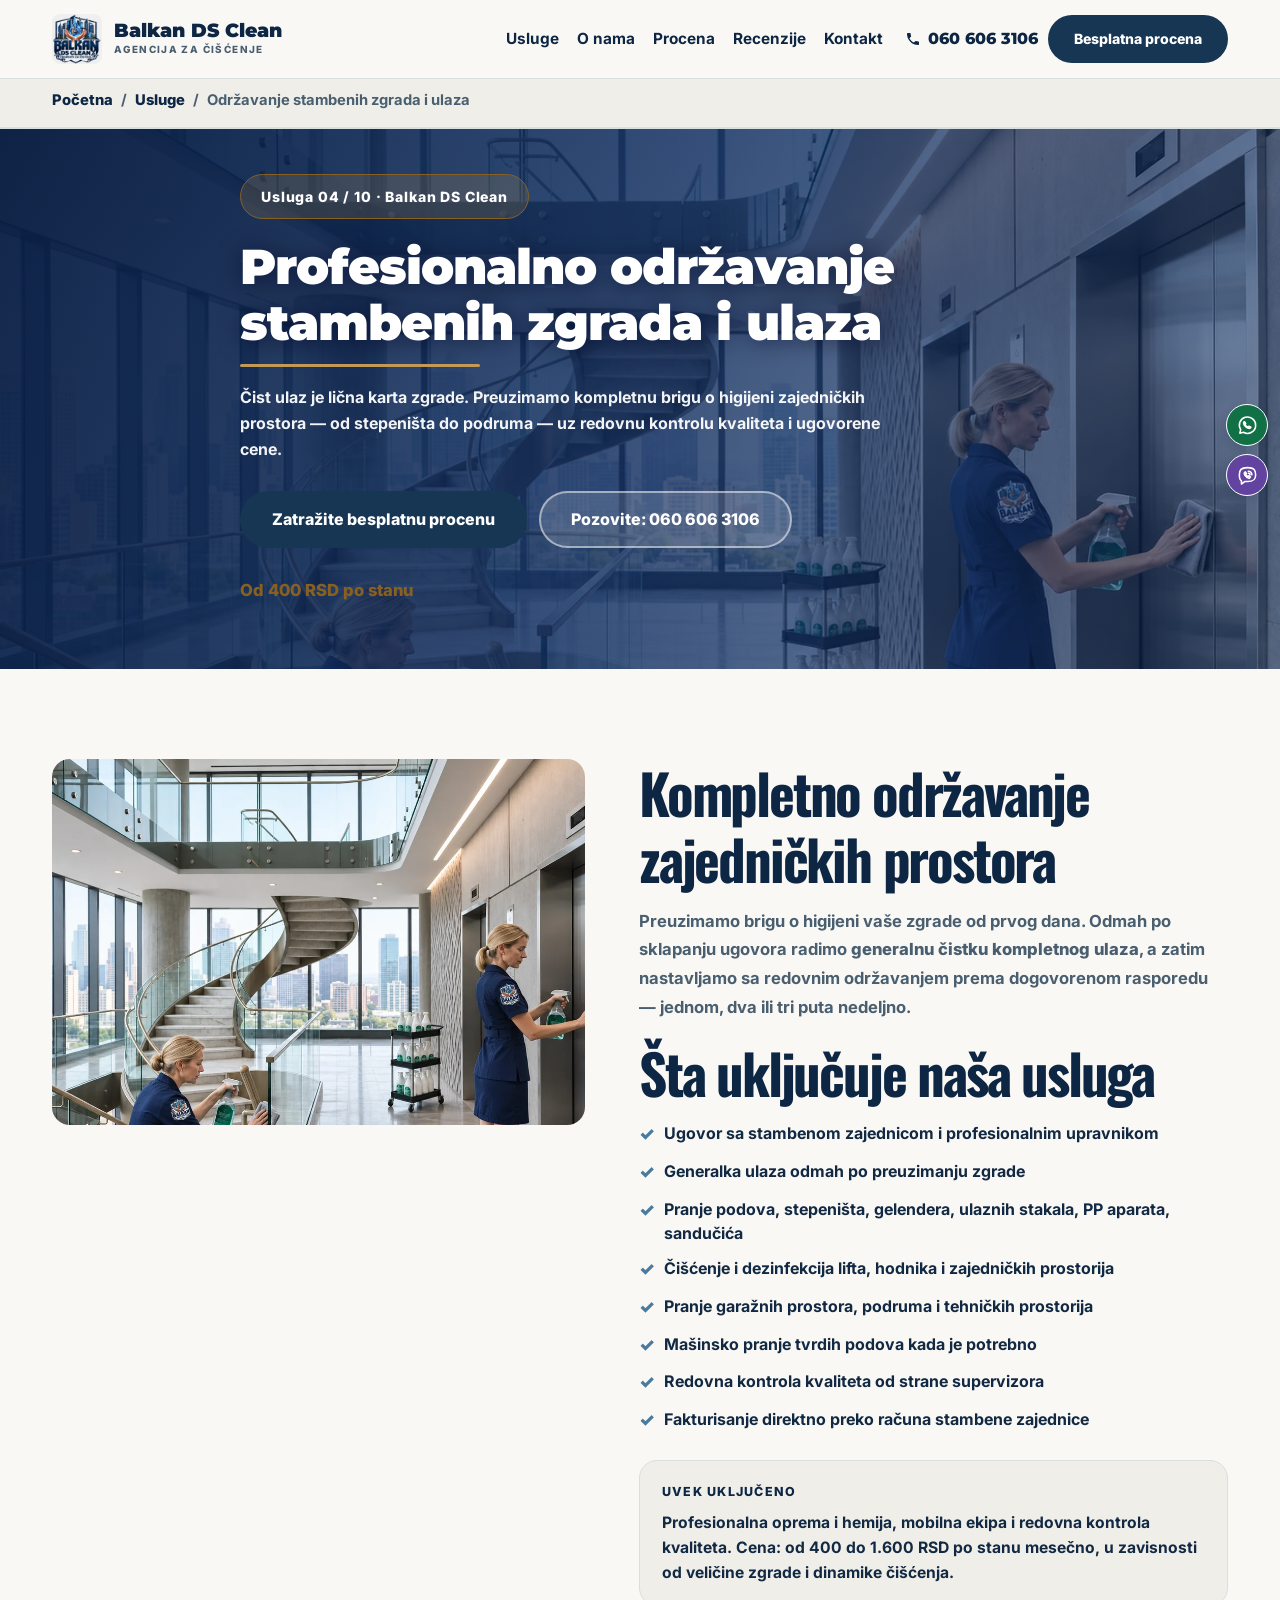
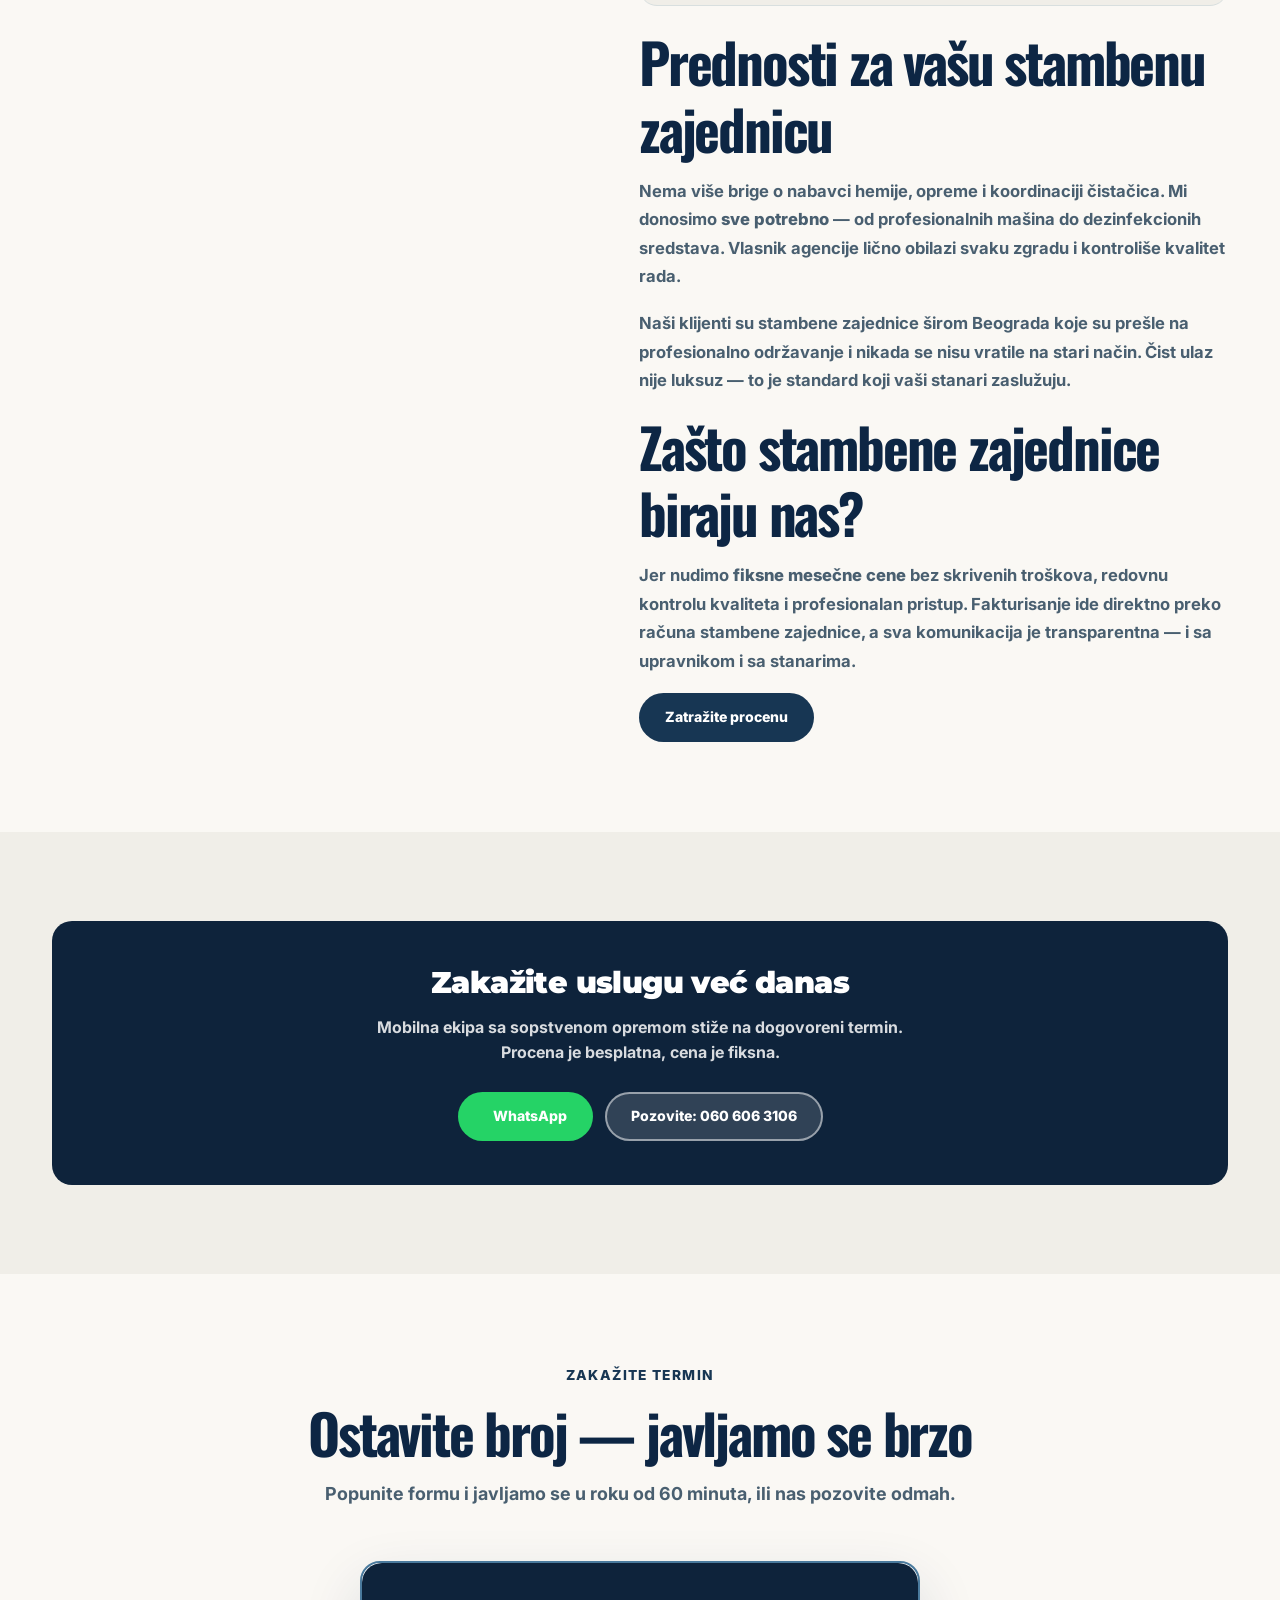
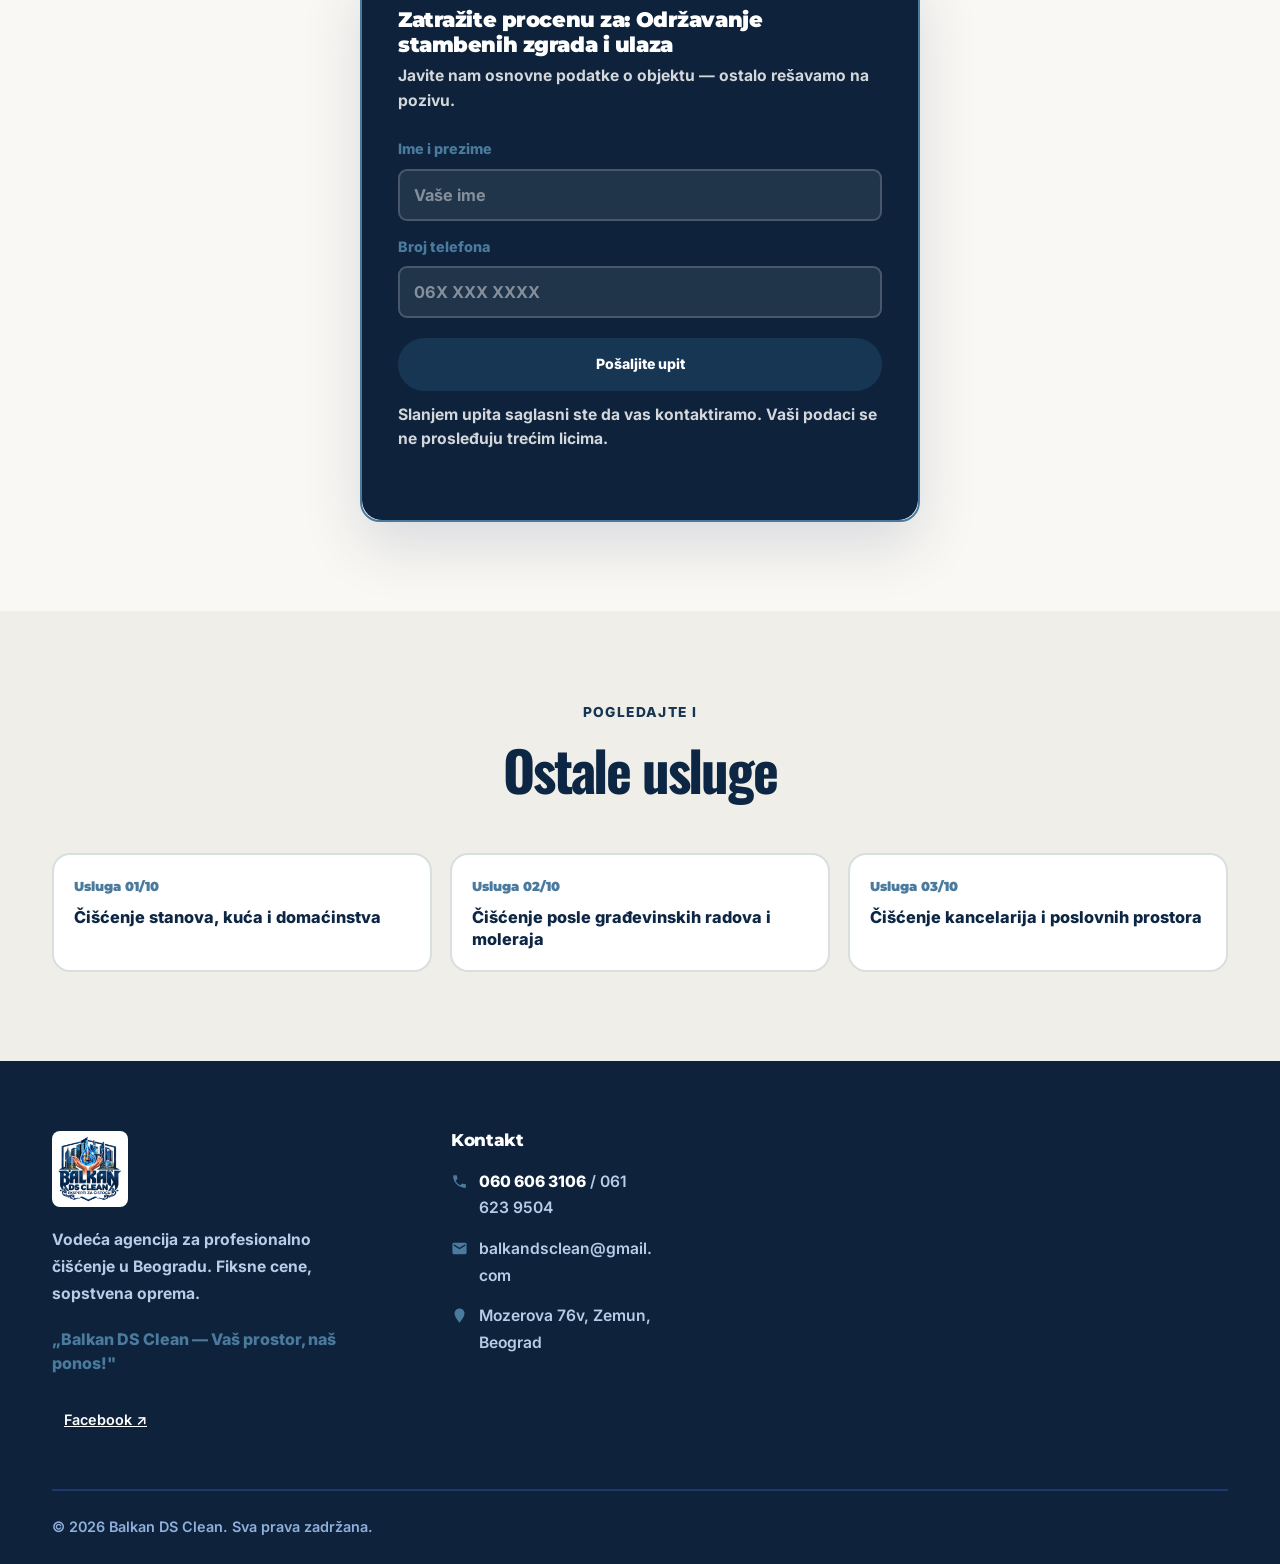
<file: usluge/odrzavanje-zgrada/index.html>
<!doctype html>
<html lang="sr-Latn"><head>
<meta charset="UTF-8">
<meta name="viewport" content="width=device-width, initial-scale=1.0">
<title>Održavanje stambenih zgrada i ulaza — Balkan DS Clean | Beograd</title>
<meta name="description" content="Održavanje stambenih zgrada u Beogradu — ugovor sa stambenom zajednicom, generalka ulaza, fakturisanje.">
<link rel="canonical" href="https://ciscenjebalkan.rs/usluge/odrzavanje-zgrada/">
<meta name="robots" content="index, follow">
<meta property="og:title" content="Održavanje stambenih zgrada i ulaza — Balkan DS Clean">
<meta property="og:description" content="Održavanje stambenih zgrada u Beogradu — ugovor sa stambenom zajednicom, generalka ulaza, fakturisanje.">
<meta property="og:url" content="https://ciscenjebalkan.rs/usluge/odrzavanje-zgrada/">
<meta property="og:type" content="website">
<meta property="og:image" content="https://ciscenjebalkan.rs/og-image.png">
<meta name="twitter:card" content="summary_large_image">
<meta name="theme-color" content="#122943">
<meta name="color-scheme" content="light only">
<link rel="preconnect" href="https://fonts.googleapis.com">
<link rel="preconnect" href="https://fonts.gstatic.com" crossorigin="">
<link href="https://fonts.googleapis.com/css2?family=Montserrat:wght@700;800;900&amp;family=Inter:wght@500;600;700;800&amp;display=swap&amp;subset=latin,latin-ext" rel="stylesheet">
<script type="application/ld+json">
{"@context":"https://schema.org","@type":"Service","serviceType":"Održavanje stambenih zgrada i ulaza","provider":{"@type":"HouseCleaningService","name":"Balkan DS Clean","telephone":"+381606063106","email":"balkandsclean@gmail.com"},"areaServed":{"@type":"City","name":"Beograd"},"url":"https://ciscenjebalkan.rs/usluge/odrzavanje-zgrada/","description":"Održavanje stambenih zgrada u Beogradu — ugovor sa stambenom zajednicom, generalka ulaza, fakturisanje."}
</script>
<style>
:root{
  color-scheme: only light;
  --plava:#1A56A0;
  --plava-tamna:#0E2E5A;
  --plava-hover:#2366B8;
  --plava-svetla:#4C8DD6;
  --plava-bg:#EFF6FF;
  --plava-bg2:#DCE9F7;
  --tekst:#1A3D6E;
  --tekst-blagi:#3A6BA5;
  --bela:#FFFFFF;
  --linija:#B8D4F0;
  --zlato:#2E6FBB;
  --korall:#E8724C;
  --sadrzaj:1240px;
  --r:16px;
  --f-naslov:'Montserrat',system-ui,sans-serif;
  --f-tekst:'Inter',system-ui,-apple-system,sans-serif;
}
*{margin:0;padding:0;box-sizing:border-box}
html{scroll-behavior:smooth;background:#fff}
body{font-family:var(--f-tekst);color:var(--tekst);background:var(--bela);font-size:1.12rem;font-weight:600;line-height:1.7;-webkit-font-smoothing:antialiased;overflow-x:hidden}
img{max-width:100%;display:block}
a{color:inherit;text-decoration:none}
h1,h2,h3,h4{font-family:var(--f-naslov);color:var(--plava);line-height:1.16;letter-spacing:-.02em;font-weight:800}
.omot{max-width:var(--sadrzaj);margin:0 auto;padding:0 32px}
button{font:inherit;cursor:pointer}
strong,b{font-weight:800}

/* HEADER */
.glava{position:fixed;top:0;left:0;right:0;z-index:70;padding:10px 0;transition:background .25s,padding .25s,box-shadow .25s;background:linear-gradient(180deg,rgba(8,29,66,.6),rgba(8,29,66,0))}
.glava.pun{background:rgba(255,255,255,.98);backdrop-filter:blur(12px);padding:6px 0;box-shadow:0 1px 0 var(--linija)}
.glava .omot{display:flex;align-items:center;gap:22px;min-height:58px}
.logo{display:flex;align-items:center;gap:12px;flex-shrink:0}
.logo img{height:60px;width:auto;object-fit:contain;transition:height .25s;flex-shrink:0}
.glava.pun .logo img{height:50px}
.logo-ime{font-family:var(--f-naslov);font-weight:900;font-size:1.16rem;color:#fff;transition:color .25s;display:block;line-height:1.15}
.logo-pod{font-size:.62rem;letter-spacing:.14em;text-transform:uppercase;font-weight:800;color:rgba(255,255,255,.8);transition:color .25s;display:block}
.glava.pun .logo-ime{color:var(--plava)}
.glava.pun .logo-pod{color:var(--tekst-blagi)}
.meni{display:flex;gap:18px;margin-left:auto;align-items:center}
.meni a{font-size:.96rem;font-weight:700;color:rgba(255,255,255,.95);padding:6px 0;position:relative;transition:color .2s;white-space:nowrap}
.glava.pun .meni a{color:var(--tekst)}
.meni a::after{content:'';position:absolute;left:0;bottom:0;height:2px;width:0;background:var(--korall);transition:width .2s}
.meni a:hover::after{width:100%}
.glava-akcije{display:flex;align-items:center;gap:10px}
.tel-glava{font-family:var(--f-naslov);font-weight:800;font-size:.98rem;color:#fff;display:flex;align-items:center;gap:7px;white-space:nowrap;transition:color .25s}
.glava.pun .tel-glava{color:var(--plava)}
.tel-glava svg{width:16px;height:16px;fill:currentColor}
.dugme{display:inline-flex;align-items:center;justify-content:center;gap:9px;padding:14px 24px;border-radius:10px;font-weight:800;font-size:.96rem;border:2px solid transparent;cursor:pointer;transition:all .2s;white-space:nowrap;line-height:1.2}
.dugme-plava{background:var(--plava);color:#fff}
.dugme-plava:hover{background:var(--plava-hover);transform:translateY(-2px)}
.dugme-korall{background:var(--korall);color:#fff}
.dugme-korall:hover{background:#D4623D;transform:translateY(-2px)}
.dugme-obris{background:transparent;color:var(--plava);border-color:var(--linija)}
.dugme-obris:hover{border-color:var(--plava-svetla);background:var(--plava-bg)}
.dugme-providno{background:rgba(255,255,255,.14);color:#fff;border-color:rgba(255,255,255,.5)}
.dugme-providno:hover{background:rgba(255,255,255,.24)}
.dugme-wa{background:#25D366;color:#fff}
.dugme-wa:hover{background:#1FB955;transform:translateY(-2px)}
.burger{display:none;background:none;border:0;padding:8px;cursor:pointer}
.burger span{display:block;width:24px;height:3px;background:#fff;margin:5px 0;transition:.22s;border-radius:2px}
.glava.pun .burger span{background:var(--plava)}
.burger.aktivan span:nth-child(1){transform:translateY(8px) rotate(45deg)}
.burger.aktivan span:nth-child(2){opacity:0}
.burger.aktivan span:nth-child(3){transform:translateY(-8px) rotate(-45deg)}

/* HERO */
.hero{position:relative;min-height:96svh;display:flex;align-items:center;padding:150px 0 70px;overflow:hidden;background:var(--plava-tamna)}
.hero-slika{position:absolute;inset:0;z-index:1}
.hero-slika img{width:100%;height:100%;object-fit:cover}
.hero-slika::after{content:'';position:absolute;inset:0;background:linear-gradient(115deg,rgba(8,29,66,.95) 0%,rgba(13,42,92,.85) 45%,rgba(13,42,92,.55) 100%)}
.hero .omot{position:relative;z-index:6}
.hero-tekst{max-width:820px}
.nadnaslov{display:inline-flex;align-items:center;gap:10px;font-size:.9rem;font-weight:800;letter-spacing:.03em;color:#fff;background:rgba(217,164,65,.16);border:1.5px solid var(--zlato);padding:11px 20px;border-radius:100px;margin-bottom:24px}
.nadnaslov .zvezde{color:var(--zlato);font-size:1.15rem;letter-spacing:.05em}
.hero h1{font-weight:900;font-size:clamp(2.1rem,4.2vw,3.6rem);line-height:1.12;letter-spacing:-.02em;color:#fff;margin-bottom:22px;text-shadow:0 2px 24px rgba(0,10,30,.6)}
.hero h1 span{color:var(--plava-svetla)}
.hero-uvod{font-size:clamp(1.05rem,1.3vw,1.24rem);font-weight:600;color:rgba(255,255,255,.94);max-width:720px;margin-bottom:32px;line-height:1.62;text-shadow:0 1px 12px rgba(0,10,30,.5)}
.hero-akcije{display:flex;gap:12px;flex-wrap:wrap;margin-bottom:38px}
.hero-akcije .dugme{padding:18px 32px;font-size:1.04rem}
.pulsira{animation:pulsPad 2.2s ease-in-out infinite}
@keyframes pulsPad{0%,100%{box-shadow:0 0 0 0 rgba(232,114,76,.45)}50%{box-shadow:0 0 0 12px rgba(232,114,76,0)}}
.hero-poverenje{display:flex;flex-direction:column;gap:12px}
.hero-poverenje-red{display:flex;align-items:center;gap:11px;color:#fff;font-size:.98rem;font-weight:700}
.hero-poverenje-red svg{width:20px;height:20px;fill:var(--plava-svetla);flex-shrink:0}

/* TRAKA POVERENJA (velike zvezde) */
.poverenje{background:var(--plava-bg);padding:34px 0;border-bottom:2px solid var(--linija)}
.poverenje .omot{display:flex;align-items:center;justify-content:center;gap:22px;flex-wrap:wrap;text-align:center}
.pov-zvezde{font-size:2.6rem;color:var(--zlato);letter-spacing:.06em;line-height:1}
.pov-tekst{max-width:640px}
.pov-ocena{font-family:var(--f-naslov);font-weight:900;font-size:1.5rem;color:var(--plava);display:block;line-height:1.2}
.pov-poruka{font-size:1.06rem;font-weight:700;color:var(--tekst-blagi);line-height:1.5}

/* SEKCIJE */
.sekcija{padding:92px 0}
.sekcija-svetla{background:var(--plava-bg)}
.zaglavlje{max-width:780px;margin:0 auto 52px;text-align:center}
.oznaka{font-size:.86rem;font-weight:800;letter-spacing:.1em;color:var(--korall);margin-bottom:14px;display:block;text-transform:uppercase}
.zaglavlje h2{font-weight:900;font-size:clamp(1.9rem,3.1vw,2.7rem);margin-bottom:16px;line-height:1.14}
.zaglavlje p{color:var(--tekst-blagi);font-size:1.12rem;font-weight:600;line-height:1.6}

/* USLUGE */
.usluge-mreza{display:grid;grid-template-columns:repeat(4,1fr);gap:20px}
.usluga-karta{background:#fff;border:2px solid var(--linija);border-radius:var(--r);overflow:hidden;transition:border-color .25s,transform .25s,box-shadow .25s;display:flex;flex-direction:column}
.usluga-karta:hover{border-color:var(--plava-svetla);transform:translateY(-5px);box-shadow:0 22px 44px rgba(13,42,92,.14)}
.usluga-slika{aspect-ratio:16/10;position:relative;overflow:hidden;background:var(--plava-bg2)}
.usluga-slika img{width:100%;height:100%;object-fit:cover;transition:transform .5s}
.usluga-karta:hover .usluga-slika img{transform:scale(1.07)}
.usluga-ikona{position:absolute;left:12px;bottom:12px;width:44px;height:44px;border-radius:11px;background:rgba(255,255,255,.95);display:flex;align-items:center;justify-content:center;box-shadow:0 4px 12px rgba(8,29,66,.25)}
.usluga-ikona svg{width:24px;height:24px;fill:var(--plava)}
.usluga-sadrzaj{padding:20px 20px 22px;display:flex;flex-direction:column;flex:1}
.usluga-sadrzaj h3{font-weight:800;font-size:1.06rem;margin-bottom:8px;line-height:1.3}
.usluga-sadrzaj p{font-size:.94rem;color:var(--tekst-blagi);font-weight:600;line-height:1.5;margin-bottom:14px;flex:1}
.usluga-cena{font-weight:800;color:var(--plava);font-size:.96rem;padding-top:12px;border-top:1.5px solid var(--linija);margin-bottom:12px}
.usluga-vise{display:inline-flex;align-items:center;gap:6px;font-weight:800;font-size:.94rem;color:var(--korall)}
.usluga-karta:hover .usluga-vise{gap:10px}
.usluga-vise span{transition:transform .2s}

/* KALKULATOR + FORMA */
.kalk-wrap{display:grid;grid-template-columns:1.1fr .9fr;gap:0;background:#fff;border:2px solid var(--plava-svetla);border-radius:20px;overflow:hidden;box-shadow:0 24px 60px rgba(13,42,92,.14);max-width:1080px;margin:0 auto}
.kalk{padding:44px 40px;min-width:0}
.kalk h3{font-weight:900;font-size:1.44rem;margin-bottom:6px;overflow-wrap:break-word}
.kalk-uvod{color:var(--tekst-blagi);font-weight:600;margin-bottom:26px;font-size:1rem}
.kalk-red{display:grid;grid-template-columns:1fr 1fr;gap:18px;margin-bottom:22px}
.polje label{display:block;font-weight:800;font-size:.94rem;color:var(--plava);margin-bottom:8px}
.polje input,.polje select{width:100%;padding:15px;border:2px solid var(--linija);border-radius:10px;font-size:max(1.05rem,16px);font-weight:700;color:var(--tekst);background:#fff;transition:border-color .2s;-webkit-appearance:none;font-family:inherit}
.polje input:focus,.polje select:focus{outline:none;border-color:var(--plava-svetla)}
.kalk-rezultat{background:var(--plava-bg);border-radius:12px;padding:22px 24px;margin-bottom:20px}
.kalk-oznaka{font-size:.8rem;font-weight:800;letter-spacing:.08em;color:var(--tekst-blagi);display:block;margin-bottom:4px;text-transform:uppercase}
.kalk-iznos{font-family:var(--f-naslov);font-weight:900;font-size:2.3rem;color:var(--plava);line-height:1.1}
.kalk-popust{display:none;background:var(--zlato);color:#fff;font-weight:800;font-size:.82rem;padding:7px 12px;border-radius:6px;margin-top:8px}
.kalk-popust.vidi{display:inline-block}
.forma-sms{background:var(--plava-tamna);padding:44px 36px;color:#fff;min-width:0}
.forma-sms h3{color:#fff;font-weight:900;font-size:1.34rem;margin-bottom:8px}
.forma-sms>p{color:rgba(255,255,255,.82);font-weight:600;font-size:.98rem;margin-bottom:24px;line-height:1.55}
.fs-polje{margin-bottom:14px}
.fs-polje label{display:block;font-weight:800;font-size:.9rem;color:var(--plava-svetla);margin-bottom:7px}
.fs-polje input{width:100%;padding:14px;border-radius:9px;border:2px solid rgba(255,255,255,.18);background:rgba(255,255,255,.08);color:#fff;font-size:max(1.02rem,16px);font-weight:700;font-family:inherit}
.fs-polje input::placeholder{color:rgba(255,255,255,.45)}
.fs-polje input:focus{outline:none;border-color:var(--plava-svetla)}
.fs-submit{width:100%;margin-top:6px;padding:16px;justify-content:center}
.fs-nota{font-size:.82rem;color:rgba(255,255,255,.55);font-weight:500;margin-top:12px;line-height:1.5}

/* O NAMA */
.onama{display:grid;grid-template-columns:.9fr 1.1fr;gap:56px;align-items:center}
.onama-slika{position:relative;border-radius:20px;overflow:hidden;aspect-ratio:4/5}
.onama-slika img{width:100%;height:100%;object-fit:cover}
.onama-peckat{position:absolute;bottom:-16px;right:-16px;width:120px;height:120px;background:#fff;border-radius:50%;box-shadow:0 12px 34px rgba(13,42,92,.24);padding:8px;display:flex;align-items:center;justify-content:center}
.onama-peckat img{border-radius:50%}
.onama-tekst h2{font-weight:900;font-size:clamp(1.8rem,3vw,2.5rem);margin-bottom:10px;line-height:1.16}
.onama-slogan{color:var(--korall);font-weight:800;font-size:1.08rem;margin-bottom:22px;display:block;line-height:1.5}
.onama-tekst p{color:var(--tekst-blagi);font-weight:600;margin-bottom:18px;line-height:1.72}
.onama-tekst p b,.onama-tekst p strong{color:var(--plava);font-weight:800}
.onama-potpis{margin-top:26px;padding-top:22px;border-top:2px solid var(--linija);display:flex;align-items:center;gap:14px}
.onama-potpis-slovo{width:52px;height:52px;border-radius:50%;background:var(--plava);color:#fff;font-family:var(--f-naslov);font-weight:900;font-size:1.3rem;display:flex;align-items:center;justify-content:center;flex-shrink:0}
.onama-potpis-ime{font-weight:800;color:var(--plava);font-size:1.02rem;display:block}
.onama-potpis-tim{font-size:.92rem;font-weight:600;color:var(--tekst-blagi)}

/* GALERIJA */
.filteri{display:flex;gap:9px;justify-content:center;flex-wrap:wrap;margin-bottom:40px}
.filter{background:#fff;border:2px solid var(--linija);border-radius:100px;padding:11px 22px;font-size:.96rem;font-weight:800;color:var(--tekst-blagi);cursor:pointer;transition:all .2s}
.filter:hover{border-color:var(--plava-svetla);color:var(--plava)}
.filter.aktivan{background:var(--plava);border-color:var(--plava);color:#fff}
.galerija{display:grid;grid-template-columns:repeat(4,1fr);gap:14px}
.gs{position:relative;overflow:hidden;border-radius:var(--r);cursor:pointer;background:var(--plava-bg2);border:0;padding:0;display:block;aspect-ratio:4/3}
.gs img{width:100%;height:100%;object-fit:cover;transition:transform .5s}
.gs:hover img{transform:scale(1.08)}
.gs::after{content:'';position:absolute;inset:0;background:linear-gradient(to top,rgba(8,29,66,.72),transparent 58%);opacity:0;transition:opacity .3s}
.gs:hover::after{opacity:1}
.gs-oznaka{position:absolute;left:14px;bottom:13px;z-index:2;color:#fff;font-size:.9rem;font-weight:800;opacity:0;transform:translateY(8px);transition:all .3s}
.gs:hover .gs-oznaka{opacity:1;transform:none}
.gs.sakriven{display:none}
.svetlo{position:fixed;inset:0;z-index:200;background:rgba(5,18,42,.96);display:none;align-items:center;justify-content:center;padding:24px}
.svetlo.otvoreno{display:flex}
.svetlo img{max-width:92vw;max-height:82vh;object-fit:contain;border-radius:8px}
.svetlo-x,.svetlo-nazad,.svetlo-napred{position:absolute;background:rgba(255,255,255,.14);border:0;width:50px;height:50px;border-radius:50%;cursor:pointer;display:flex;align-items:center;justify-content:center;transition:background .2s}
.svetlo-x:hover,.svetlo-nazad:hover,.svetlo-napred:hover{background:var(--plava-svetla)}
.svetlo-x{top:22px;right:22px}
.svetlo-nazad{left:22px;top:50%;transform:translateY(-50%)}
.svetlo-napred{right:22px;top:50%;transform:translateY(-50%)}
.svetlo svg{width:22px;height:22px;fill:#fff}
.svetlo-info{position:absolute;left:0;right:0;bottom:22px;text-align:center;color:rgba(255,255,255,.9);font-size:.96rem;font-weight:700;padding:0 70px}

/* RECENZIJE SLAJDER */
.gugl-traka{display:flex;align-items:center;justify-content:center;gap:14px;margin-bottom:40px;flex-wrap:wrap}
.gugl-kutija{display:flex;align-items:center;gap:13px;background:#fff;border:2px solid var(--linija);border-radius:100px;padding:12px 24px}
.gugl-kutija svg{width:24px;height:24px;flex-shrink:0}
.gugl-ocena{font-family:var(--f-naslov);font-weight:900;font-size:1.34rem;color:var(--plava)}
.zvezde-r{color:var(--zlato);letter-spacing:.08em}
.gugl-tekst{font-size:.96rem;font-weight:700;color:var(--tekst-blagi)}
.slajder{position:relative;max-width:1100px;margin:0 auto;overflow:hidden}
.slajder-traka{display:flex;transition:transform .5s ease}
.rec-slajd{min-width:100%;display:grid;grid-template-columns:repeat(3,1fr);gap:20px;padding:4px}
.recenzija{background:#fff;border:2px solid var(--linija);border-radius:var(--r);padding:28px 24px;display:flex;flex-direction:column}
.recenzija .zvezde-r{font-size:1.05rem;margin-bottom:14px;display:block}
.recenzija p{font-size:.98rem;font-weight:600;color:var(--tekst);line-height:1.62;flex:1;margin-bottom:20px}
.recenzija footer{display:flex;align-items:center;gap:12px;padding-top:16px;border-top:1.5px solid var(--linija)}
.avatar{width:44px;height:44px;border-radius:50%;background:var(--plava-bg2);display:flex;align-items:center;justify-content:center;font-family:var(--f-naslov);font-weight:900;color:var(--plava);font-size:1rem;flex-shrink:0}
.rec-ime{font-weight:800;font-size:.98rem;color:var(--plava);line-height:1.3;display:block}
.rec-tip{font-size:.86rem;font-weight:600;color:var(--tekst-blagi);display:block}
.slajder-kontrole{display:flex;align-items:center;justify-content:center;gap:16px;margin-top:32px}
.slajder-dugme{width:48px;height:48px;border-radius:50%;background:#fff;border:2px solid var(--linija);cursor:pointer;display:flex;align-items:center;justify-content:center;transition:all .2s}
.slajder-dugme:hover{border-color:var(--plava);background:var(--plava)}
.slajder-dugme:hover svg{fill:#fff}
.slajder-dugme svg{width:20px;height:20px;fill:var(--plava)}
.slajder-tacke{display:flex;gap:8px}
.slajder-tacka{width:10px;height:10px;border-radius:50%;background:var(--linija);border:0;cursor:pointer;transition:all .2s;padding:0}
.slajder-tacka.aktivna{background:var(--plava);width:28px;border-radius:5px}

/* FAQ */
.faq{max-width:820px;margin:0 auto}
.faq-stavka{border-bottom:2px solid var(--linija)}
.faq-pitanje{width:100%;background:none;border:0;padding:22px 4px;display:flex;align-items:center;justify-content:space-between;gap:20px;text-align:left;font-family:var(--f-naslov);font-weight:800;font-size:1.08rem;color:var(--plava)}
.faq-ikona{width:22px;height:22px;flex-shrink:0;position:relative;transition:transform .3s}
.faq-ikona::before,.faq-ikona::after{content:'';position:absolute;background:var(--plava);border-radius:2px;transition:.25s}
.faq-ikona::before{width:16px;height:3px;top:50%;left:50%;transform:translate(-50%,-50%)}
.faq-ikona::after{width:3px;height:16px;top:50%;left:50%;transform:translate(-50%,-50%)}
.faq-stavka.otvoren .faq-ikona::after{transform:translate(-50%,-50%) rotate(90deg);opacity:0}
.faq-odgovor{max-height:0;overflow:hidden;transition:max-height .35s ease}
.faq-odgovor p{padding:0 4px 22px;color:var(--tekst-blagi);font-weight:600;font-size:1rem;line-height:1.62;max-width:720px}
.faq-stavka.otvoren .faq-odgovor{max-height:360px}

/* OPSTINE */
.opstine{position:relative;min-height:360px;display:flex;align-items:center;overflow:hidden;background:var(--plava-tamna)}
.opstine>img{position:absolute;inset:0;width:100%;height:100%;object-fit:cover;z-index:1}
.opstine::after{content:'';position:absolute;inset:0;z-index:2;background:linear-gradient(110deg,rgba(8,29,66,.92) 0%,rgba(13,42,92,.78) 55%,rgba(13,42,92,.55) 100%)}
.opstine .omot{position:relative;z-index:3}
.opstine-tekst{max-width:820px;margin:0 auto;text-align:center}
.opstine h2{font-weight:900;font-size:clamp(1.6rem,2.6vw,2.2rem);color:#fff;margin-bottom:14px;line-height:1.2}
.opstine-uvod{color:rgba(255,255,255,.9);font-weight:600;font-size:1.06rem;margin-bottom:24px}
.opstine-lista{display:flex;flex-wrap:wrap;gap:9px;justify-content:center}
.opstina{background:rgba(255,255,255,.1);border:1.5px solid rgba(255,255,255,.22);color:#fff;font-size:.9rem;font-weight:700;padding:9px 17px;border-radius:100px}

/* FOOTER */
.podnozje{background:var(--plava-tamna);color:#B8CCE8;padding:70px 0 0;font-size:1rem;font-weight:600}
.podnozje-mreza{display:grid;grid-template-columns:1.7fr 1fr 1fr 1.3fr;gap:44px;padding-bottom:48px}
.podnozje-mreza>div{min-width:0}
.podnozje .logo img{height:70px;width:auto;object-fit:contain}
.podnozje-o{margin:20px 0;max-width:320px;line-height:1.7;font-size:.98rem}
.podnozje-slogan{color:var(--plava-svetla);font-weight:800;font-size:1rem;margin-bottom:24px;display:block;max-width:320px;line-height:1.5}
.soc-naslov{font-size:.76rem;font-weight:800;letter-spacing:.12em;color:#8FB0DC;margin-bottom:11px;display:block;text-transform:uppercase}
.socijalne{display:flex;gap:9px;margin-bottom:22px;flex-wrap:wrap}
.soc{width:46px;height:46px;border-radius:11px;display:flex;align-items:center;justify-content:center;transition:transform .2s,opacity .2s}
.soc:hover{transform:translateY(-3px);opacity:.9}
.soc svg{width:22px;height:22px;fill:#fff}
.soc-tel{background:var(--plava)}
.soc-mejl{background:var(--plava-hover)}
.soc-wa{background:#25D366}
.soc-viber{background:#7360F2}
.podnozje h4{color:#fff;font-size:1.04rem;margin-bottom:18px;font-weight:800}
.podnozje ul{list-style:none;display:flex;flex-direction:column;gap:11px}
.podnozje ul a{font-size:.98rem;font-weight:600;transition:color .2s}
.podnozje ul a:hover{color:var(--plava-svetla)}
.kontakt-red{display:flex;gap:11px;margin-bottom:14px;align-items:flex-start;font-size:.98rem;font-weight:600;overflow-wrap:anywhere;min-width:0}
.kontakt-red svg{width:17px;height:17px;fill:var(--plava-svetla);flex-shrink:0;margin-top:4px}
.kontakt-red a:hover{color:#fff}
.kontakt-red b{color:#fff;font-weight:800}
.pravno{border-top:2px solid #1D3A6E;padding:24px 0;display:flex;justify-content:space-between;gap:20px;flex-wrap:wrap;font-size:.9rem;font-weight:600;color:#8FB0DC}
.pravno-agencija{display:block;margin-top:6px;color:#6B8CBE}

/* MOBILNA TRAKA */
.mob-traka{position:fixed;bottom:0;left:0;right:0;z-index:80;background:#fff;border-top:2px solid var(--linija);box-shadow:0 -6px 22px rgba(13,42,92,.16);display:none;padding:9px 10px calc(9px + env(safe-area-inset-bottom));gap:8px}
.mob-traka a{flex:1;display:flex;flex-direction:column;align-items:center;justify-content:center;gap:3px;padding:10px 4px;border-radius:9px;font-size:.76rem;font-weight:800;color:#fff;text-align:center;line-height:1.2}
.mob-traka svg{width:20px;height:20px;fill:#fff}
.mt-tel{background:var(--plava)}
.mt-wa{background:#25D366}
.mt-zakazi{background:var(--korall)}

.otkrij{opacity:0;transform:translateY(22px);transition:opacity .6s ease,transform .6s ease}
.otkrij.vidljivo{opacity:1;transform:none}
:focus-visible{outline:3px solid var(--plava-svetla);outline-offset:3px;border-radius:4px}

@media (prefers-reduced-motion:reduce){
  *{animation:none!important;transition:none!important}
  .otkrij{opacity:1;transform:none}
  html{scroll-behavior:auto}
}

@media (max-width:1180px){
  .usluge-mreza{grid-template-columns:repeat(3,1fr)}
  .galerija{grid-template-columns:repeat(3,1fr)}
  .podnozje-mreza{grid-template-columns:1fr 1fr;gap:36px}
  .kalk-wrap{grid-template-columns:1fr}
  .rec-slajd{grid-template-columns:1fr}
  .onama{grid-template-columns:1fr;gap:40px}
  .onama-slika{max-width:420px;margin:0 auto;width:100%}
}
@media (max-width:940px){
  .meni,.tel-glava,.glava-akcije .dugme{display:none}
  .burger{display:block;margin-left:auto}
  .meni.otvoren{display:flex;flex-direction:column;position:absolute;top:100%;left:0;right:0;background:#fff;padding:20px 32px 28px;gap:2px;border-bottom:2px solid var(--linija);box-shadow:0 16px 34px rgba(13,42,92,.16);align-items:stretch}
  .meni.otvoren a{color:var(--tekst);padding:14px 0;border-bottom:1.5px solid var(--linija);font-size:1.06rem}
  .meni.otvoren a::after{display:none}
  .hero{padding:112px 0 54px;min-height:auto}
  .usluge-mreza{grid-template-columns:repeat(2,1fr)}
  .galerija{grid-template-columns:repeat(2,1fr)}
  .sekcija{padding:60px 0}
  .kalk{padding:32px 26px}
  .forma-sms{padding:32px 26px}
  .kalk-red{grid-template-columns:1fr;gap:16px}
  .opstine{min-height:300px}
  .mob-traka{display:flex}
  body{padding-bottom:78px}
  .pov-zvezde{font-size:2rem}
}
@media (max-width:700px){
  .omot{padding:0 18px}
  .usluge-mreza{grid-template-columns:1fr}
  .galerija{grid-template-columns:1fr}
  .podnozje-mreza{grid-template-columns:1fr;gap:30px}
  .filteri{gap:7px;margin-bottom:26px}
  .filter{padding:9px 15px;font-size:.9rem}
  .kalk-iznos{font-size:2rem}
  .mob-traka a{font-size:.68rem}
  .onama-peckat{width:92px;height:92px;bottom:-12px;right:-12px}
  .hero h1{font-size:clamp(1.9rem,7vw,2.4rem)}
  .pov-zvezde{font-size:1.7rem}
  .poverenje .omot{gap:14px}
}

/* PODSTRANICA - extra */
.breadcrumb{padding:14px 0;margin-top:74px;font-size:.92rem;font-weight:700;color:var(--tekst-blagi);background:var(--plava-bg);border-bottom:2px solid var(--linija)}
.breadcrumb .omot{display:flex;align-items:center;gap:8px;flex-wrap:wrap}
.breadcrumb a{color:var(--plava);font-weight:800}
.breadcrumb a:hover{text-decoration:underline}
.breadcrumb span{color:var(--tekst-blagi)}

.usluga-hero{position:relative;min-height:60svh;display:flex;align-items:center;padding:30px 0 50px;overflow:hidden;background:var(--plava-tamna)}
.usluga-hero-slika{position:absolute;inset:0;z-index:1}
.usluga-hero-slika img{width:100%;height:100%;object-fit:cover}
.usluga-hero-slika::after{content:'';position:absolute;inset:0;background:linear-gradient(110deg,rgba(8,29,66,.96) 0%,rgba(13,42,92,.82) 48%,rgba(13,42,92,.5) 100%)}
.usluga-hero .omot{position:relative;z-index:6}
.usluga-hero-tekst{max-width:800px}
.usluga-broj-veliki{display:inline-flex;align-items:center;gap:10px;font-size:.88rem;font-weight:800;letter-spacing:.06em;color:#fff;background:rgba(217,164,65,.16);border:1.5px solid var(--zlato);padding:10px 20px;border-radius:100px;margin-bottom:20px}
.usluga-hero h1{font-weight:900;font-size:clamp(2rem,3.8vw,3.1rem);line-height:1.14;color:#fff;margin-bottom:18px;text-shadow:0 2px 22px rgba(0,10,40,.6)}
.usluga-hero-uvod{font-size:clamp(1rem,1.2vw,1.18rem);font-weight:600;color:rgba(255,255,255,.94);max-width:680px;margin-bottom:28px;line-height:1.62}
.usluga-hero-akcije{display:flex;gap:12px;flex-wrap:wrap;margin-bottom:10px}
.usluga-hero-akcije .dugme{padding:17px 30px;font-size:1rem}
.usluga-hero-cena{display:inline-block;margin-top:18px;color:var(--zlato);font-weight:800;font-size:1.04rem}

.detalji-wrap{display:grid;grid-template-columns:.95fr 1.05fr;gap:54px;align-items:start}
.detalji-slika{border-radius:18px;overflow:hidden;aspect-ratio:16/11}
.detalji-slika img{width:100%;height:100%;object-fit:cover}
.detalji-tekst h2{font-weight:900;font-size:clamp(1.6rem,2.5vw,2.1rem);margin-bottom:16px;line-height:1.2}
.detalji-tekst>p{color:var(--tekst-blagi);font-weight:600;margin-bottom:18px;line-height:1.72;font-size:1.04rem}

.paketi-lista{display:flex;flex-direction:column;gap:14px;margin-bottom:24px}
.paket{background:#fff;border:2px solid var(--linija);border-radius:var(--r);padding:20px 22px;transition:border-color .2s}
.paket:hover{border-color:var(--plava-svetla)}
.paket-vrh{display:flex;align-items:baseline;justify-content:space-between;gap:12px;margin-bottom:8px;flex-wrap:wrap}
.paket-naziv{font-family:var(--f-naslov);font-weight:900;font-size:1.08rem;color:var(--plava)}
.paket-cena{font-weight:800;color:var(--korall);font-size:.98rem;white-space:nowrap}
.paket-opis{color:var(--tekst-blagi);font-weight:600;font-size:.98rem;line-height:1.58}

.uvek-ukljuceno{background:var(--plava-bg);border-radius:var(--r);padding:20px 22px;margin-bottom:22px;border:1.5px solid var(--linija)}
.uu-oznaka{font-size:.78rem;font-weight:800;letter-spacing:.1em;color:var(--plava);display:block;margin-bottom:8px;text-transform:uppercase}
.uvek-ukljuceno p{color:var(--tekst);font-weight:600;font-size:.98rem;line-height:1.6;margin:0}

.kvacice{list-style:none;display:flex;flex-direction:column;gap:11px;margin-bottom:26px}
.kvacice li{display:flex;align-items:flex-start;gap:10px;font-size:1rem;font-weight:600;color:var(--tekst);line-height:1.52}
.kvacice .chk{color:var(--plava-svetla);font-weight:900;flex-shrink:0;font-size:1.1rem}

.mini-cta{background:var(--plava-tamna);border-radius:20px;padding:44px;text-align:center;color:#fff}
.mini-cta h2{color:#fff;font-weight:900;font-size:clamp(1.4rem,2.4vw,1.9rem);margin-bottom:14px}
.mini-cta p{color:rgba(255,255,255,.84);font-weight:600;max-width:560px;margin:0 auto 26px;line-height:1.6}
.mini-cta-akcije{display:flex;gap:12px;justify-content:center;flex-wrap:wrap}

.srodne{display:grid;grid-template-columns:repeat(3,1fr);gap:18px}
.srodna{background:#fff;border:2px solid var(--linija);border-radius:var(--r);padding:20px;transition:border-color .25s,transform .25s;display:block}
.srodna:hover{border-color:var(--plava-svetla);transform:translateY(-3px)}
.srodna-br{font-family:var(--f-naslov);font-weight:900;color:var(--plava-svetla);font-size:.84rem;display:block;margin-bottom:8px}
.srodna-naziv{font-weight:800;color:var(--plava);font-size:1.02rem;line-height:1.35;display:block}

@media(max-width:940px){
  .detalji-wrap{grid-template-columns:1fr;gap:32px}
  .srodne{grid-template-columns:1fr}
  .mini-cta{padding:30px 22px}
  .usluga-hero{padding:20px 0 36px;min-height:auto}
}

</style>
<link rel="icon" href="../../assets/favicon.svg" type="image/svg+xml"><link rel="stylesheet" href="../../polish.css?v=readability"><script defer src="../../experience.js"></script><noscript><style>.otkrij{opacity:1!important;transform:none!important}</style></noscript></head>
<body>
<a class="skip-link" href="#main">Pređite na sadržaj</a><header class="glava" id="glava">
  <div class="omot">
    <a class="logo" href="../../"><picture><img src="../../assets/logo.jpg" alt="Balkan DS Clean" width="64" height="64"></picture><span><span class="logo-ime">Balkan DS Clean</span><span class="logo-pod">Agencija za čišćenje</span></span></a>
    <nav class="meni" id="meni"><a href="../../#usluge">Usluge</a><a href="../../#onama">O nama</a><a href="../../#procena">Procena</a><a href="../../#recenzije">Recenzije</a><a href="../../#kontakt">Kontakt</a></nav>
    <div class="glava-akcije"><a href="tel:+381606063106" class="tel-glava"><svg viewbox="0 0 24 24" aria-hidden="true"><path d="M6.6 10.8c1.4 2.8 3.8 5.1 6.6 6.6l2.2-2.2c.3-.3.7-.4 1-.2 1.1.4 2.4.6 3.6.6.6 0 1 .4 1 1V20c0 .6-.4 1-1 1-9.4 0-17-7.6-17-17 0-.6.4-1 1-1h3.5c.6 0 1 .4 1 1 0 1.3.2 2.5.6 3.6.1.4 0 .8-.2 1l-2.3 2.2z"></path></svg> 060 606 3106</a><a class="dugme dugme-korall" href="../../#procena">Besplatna procena</a></div>
    <button class="burger" id="burger" aria-label="Meni" aria-expanded="false"><span></span><span></span><span></span></button>
  </div>
</header>
<main id="main"><div class="breadcrumb"><div class="omot"><a href="../../">Početna</a> <span>/</span> <a href="../../#usluge">Usluge</a> <span>/</span> Održavanje stambenih zgrada i ulaza</div></div>
<section class="usluga-hero">
  <div class="usluga-hero-slika" aria-hidden="true"><img src="../../assets/detail-4.webp" alt="" fetchpriority="high"></div>
  <div class="omot"><div class="usluga-hero-tekst">
    <span class="usluga-broj-veliki">Usluga 04 / 10 · Balkan DS Clean</span>
    <h1>Profesionalno održavanje stambenih zgrada i ulaza</h1>
    <p class="usluga-hero-uvod">Čist ulaz je lična karta zgrade. Preuzimamo kompletnu brigu o higijeni zajedničkih prostora — od stepeništa do podruma — uz redovnu kontrolu kvaliteta i ugovorene cene.</p>
    <div class="usluga-hero-akcije"><a href="#zakazi" class="dugme dugme-korall">Zatražite besplatnu procenu</a><a href="tel:+381606063106" class="dugme dugme-providno">Pozovite: 060 606 3106</a></div>
    <span class="usluga-hero-cena">Od 400 RSD po stanu</span>
  </div></div>
</section>
<section class="sekcija" id="detalji"><div class="omot"><div class="detalji-wrap">
  <div class="detalji-slika otkrij"><img src="../../assets/service-4.webp" alt="Balkan DS Clean — Održavanje stambenih zgrada i ulaza" loading="lazy"></div>
  <div class="detalji-tekst otkrij">
        <h2>Kompletno održavanje zajedničkih prostora</h2>
        <p>Preuzimamo brigu o higijeni vaše zgrade od prvog dana. Odmah po sklapanju ugovora radimo <b>generalnu čistku kompletnog ulaza</b>, a zatim nastavljamo sa redovnim održavanjem prema dogovorenom rasporedu — jednom, dva ili tri puta nedeljno.</p>

        <h2>Šta uključuje naša usluga</h2>
        <ul class="kvacice">
          <li><span class="chk">✓</span> Ugovor sa stambenom zajednicom i profesionalnim upravnikom</li>
          <li><span class="chk">✓</span> Generalka ulaza odmah po preuzimanju zgrade</li>
          <li><span class="chk">✓</span> Pranje podova, stepeništa, gelendera, ulaznih stakala, PP aparata, sandučića</li>
          <li><span class="chk">✓</span> Čišćenje i dezinfekcija lifta, hodnika i zajedničkih prostorija</li>
          <li><span class="chk">✓</span> Pranje garažnih prostora, podruma i tehničkih prostorija</li>
          <li><span class="chk">✓</span> Mašinsko pranje tvrdih podova kada je potrebno</li>
          <li><span class="chk">✓</span> Redovna kontrola kvaliteta od strane supervizora</li>
          <li><span class="chk">✓</span> Fakturisanje direktno preko računa stambene zajednice</li>
        </ul>
        <div class="uvek-ukljuceno"><span class="uu-oznaka">Uvek uključeno</span><p>Profesionalna oprema i hemija, mobilna ekipa i redovna kontrola kvaliteta. Cena: od 400 do 1.600 RSD po stanu mesečno, u zavisnosti od veličine zgrade i dinamike čišćenja.</p></div>

        <h2>Prednosti za vašu stambenu zajednicu</h2>
        <p>Nema više brige o nabavci hemije, opreme i koordinaciji čistačica. Mi donosimo <b>sve potrebno</b> — od profesionalnih mašina do dezinfekcionih sredstava. Vlasnik agencije lično obilazi svaku zgradu i kontroliše kvalitet rada.</p>
        <p>Naši klijenti su stambene zajednice širom Beograda koje su prešle na profesionalno održavanje i nikada se nisu vratile na stari način. Čist ulaz nije luksuz — to je standard koji vaši stanari zaslužuju.</p>

        <h2>Zašto stambene zajednice biraju nas?</h2>
        <p>Jer nudimo <b>fiksne mesečne cene</b> bez skrivenih troškova, redovnu kontrolu kvaliteta i profesionalan pristup. Fakturisanje ide direktno preko računa stambene zajednice, a sva komunikacija je transparentna — i sa upravnikom i sa stanarima.</p>

    <a href="#zakazi" class="dugme dugme-korall">Zatražite procenu</a>
  </div>
</div></div></section>
<section class="sekcija sekcija-svetla"><div class="omot"><div class="mini-cta otkrij">
  <h2>Zakažite uslugu već danas</h2>
  <p>Mobilna ekipa sa sopstvenom opremom stiže na dogovoreni termin. Procena je besplatna, cena je fiksna.</p>
  <div class="mini-cta-akcije"><a href="https://wa.me/381606063106" target="_blank" rel="noopener noreferrer" class="dugme dugme-wa"><svg viewbox="0 0 24 24" aria-hidden="true"><path d="M12 2C6.48 2 2 6.48 2 12c0 1.85.5 3.58 1.38 5.07L2 22l5.07-1.33A9.94 9.94 0 0012 22c5.52 0 10-4.48 10-10S17.52 2 12 2zm5.2 14.2c-.22.62-1.28 1.18-1.77 1.24-.45.06-1.02.08-1.65-.1-.38-.11-.87-.28-1.5-.55-2.64-1.14-4.36-3.8-4.5-3.98-.13-.18-1.08-1.44-1.08-2.74 0-1.3.68-1.94.92-2.2.24-.26.52-.33.7-.33.18 0 .35 0 .5.01.16.01.38-.06.6.46.22.53.75 1.83.82 1.96.07.13.11.29.02.47-.09.18-.14.29-.27.45-.13.16-.28.35-.4.47-.13.13-.27.27-.12.53.15.26.68 1.12 1.46 1.82 1 .9 1.85 1.17 2.11 1.31.26.13.41.11.56-.06.16-.18.65-.75.82-1.01.18-.26.36-.21.6-.13.24.09 1.53.72 1.79.85.26.13.44.2.5.31.06.11.06.65-.16 1.27z"></path></svg> WhatsApp</a><a href="tel:+381606063106" class="dugme dugme-providno">Pozovite: 060 606 3106</a></div>
</div></div></section>
<section class="sekcija" id="zakazi"><div class="omot">
  <div class="zaglavlje otkrij"><span class="oznaka">Zakažite termin</span><h2>Ostavite broj — javljamo se brzo</h2><p>Popunite formu i javljamo se u roku od 60 minuta, ili nas pozovite odmah.</p></div>
  <div class="kalk-wrap otkrij" style="grid-template-columns:1fr;max-width:560px">
    <div class="forma-sms" style="border-radius:20px">
      <h3>Zatražite procenu za: Održavanje stambenih zgrada i ulaza</h3>
      <p>Javite nam osnovne podatke o objektu — ostalo rešavamo na pozivu.</p>
      <form id="forma-sms"><div class="fs-polje"><label for="ime">Ime i prezime</label><input type="text" id="ime" placeholder="Vaše ime" required=""></div><div class="fs-polje"><label for="telefon">Broj telefona</label><input type="tel" id="telefon" placeholder="06X XXX XXXX" required="" inputmode="tel"></div><button type="submit" class="dugme dugme-korall fs-submit">Pošaljite upit</button></form>
      <p class="fs-nota">Slanjem upita saglasni ste da vas kontaktiramo. Vaši podaci se ne prosleđuju trećim licima.</p>
    </div>
  </div>
</div></section>
<section class="sekcija sekcija-svetla"><div class="omot"><div class="zaglavlje otkrij"><span class="oznaka">Pogledajte i</span><h2>Ostale usluge</h2></div><div class="srodne"><a class="srodna" href="../../usluge/ciscenje-stanova/"><span class="srodna-br">Usluga 01/10</span><span class="srodna-naziv">Čišćenje stanova, kuća i domaćinstva</span></a>
<a class="srodna" href="../../usluge/ciscenje-posle-gradjevinskih-radova/"><span class="srodna-br">Usluga 02/10</span><span class="srodna-naziv">Čišćenje posle građevinskih radova i moleraja</span></a>
<a class="srodna" href="../../usluge/ciscenje-kancelarija/"><span class="srodna-br">Usluga 03/10</span><span class="srodna-naziv">Čišćenje kancelarija i poslovnih prostora</span></a>
</div></div></section>
</main><footer class="podnozje" id="kontakt"><div class="omot"><div class="podnozje-mreza"><div><a class="logo" href="../../"><picture><img src="../../assets/logo-footer.webp" alt="Balkan DS Clean" width="64" height="64"></picture></a><p class="podnozje-o">Vodeća agencija za profesionalno čišćenje u Beogradu. Fiksne cene, sopstvena oprema.</p><span class="podnozje-slogan">„Balkan DS Clean — Vaš prostor, naš ponos!"</span><a class="footer-social" href="https://www.facebook.com/profile.php?id=61572728086733" target="_blank" rel="noopener noreferrer">Facebook ↗</a></div><div><h4>Kontakt</h4><div class="kontakt-red"><svg viewbox="0 0 24 24" aria-hidden="true"><path d="M6.6 10.8c1.4 2.8 3.8 5.1 6.6 6.6l2.2-2.2c.3-.3.7-.4 1-.2 1.1.4 2.4.6 3.6.6.6 0 1 .4 1 1V20c0 .6-.4 1-1 1-9.4 0-17-7.6-17-17 0-.6.4-1 1-1h3.5c.6 0 1 .4 1 1 0 1.3.2 2.5.6 3.6.1.4 0 .8-.2 1l-2.3 2.2z"></path></svg><span><a href="tel:+381606063106"><b>060 606 3106</b></a> / <a href="tel:+381616239504">061 623 9504</a></span></div><div class="kontakt-red"><svg viewbox="0 0 24 24" aria-hidden="true"><path d="M20 4H4a2 2 0 00-2 2v12a2 2 0 002 2h16a2 2 0 002-2V6a2 2 0 00-2-2zm0 4l-8 5-8-5V6l8 5 8-5v2z"></path></svg><a href="mailto:balkandsclean@gmail.com">balkandsclean@gmail.com</a></div><div class="kontakt-red"><svg viewbox="0 0 24 24" aria-hidden="true"><path d="M12 2C8 2 5 5 5 9c0 5 7 13 7 13s7-8 7-13c0-4-3-7-7-7z"></path></svg><span>Mozerova 76v, Zemun, Beograd</span></div></div></div><div class="pravno"><span>© 2026 Balkan DS Clean. Sva prava zadržana.</span></div></div></footer>
<div class="mob-traka"><a href="tel:+381606063106" class="mt-tel"><svg viewbox="0 0 24 24" aria-hidden="true"><path d="M6.6 10.8c1.4 2.8 3.8 5.1 6.6 6.6l2.2-2.2c.3-.3.7-.4 1-.2 1.1.4 2.4.6 3.6.6.6 0 1 .4 1 1V20c0 .6-.4 1-1 1-9.4 0-17-7.6-17-17 0-.6.4-1 1-1h3.5c.6 0 1 .4 1 1 0 1.3.2 2.5.6 3.6.1.4 0 .8-.2 1l-2.3 2.2z"></path></svg>Pozovite</a><a href="https://wa.me/381606063106" class="mt-wa" target="_blank" rel="noopener noreferrer"><svg viewbox="0 0 24 24" aria-hidden="true"><path d="M12 2C6.48 2 2 6.48 2 12c0 1.85.5 3.58 1.38 5.07L2 22l5.07-1.33A9.94 9.94 0 0012 22c5.52 0 10-4.48 10-10S17.52 2 12 2zm5.2 14.2c-.22.62-1.28 1.18-1.77 1.24-.45.06-1.02.08-1.65-.1-.38-.11-.87-.28-1.5-.55-2.64-1.14-4.36-3.8-4.5-3.98-.13-.18-1.08-1.44-1.08-2.74 0-1.3.68-1.94.92-2.2.24-.26.52-.33.7-.33.18 0 .35 0 .5.01.16.01.38-.06.6.46.22.53.75 1.83.82 1.96.07.13.11.29.02.47-.09.18-.14.29-.27.45-.13.16-.28.35-.4.47-.13.13-.27.27-.12.53.15.26.68 1.12 1.46 1.82 1 .9 1.85 1.17 2.11 1.31.26.13.41.11.56-.06.16-.18.65-.75.82-1.01.18-.26.36-.21.6-.13.24.09 1.53.72 1.79.85.26.13.44.2.5.31.06.11.06.65-.16 1.27z"></path></svg>WhatsApp</a><a href="#zakazi" class="mt-zakazi"><svg viewbox="0 0 24 24" aria-hidden="true"><path d="M19 4h-1V2h-2v2H8V2H6v2H5a2 2 0 00-2 2v14a2 2 0 002 2h14a2 2 0 002-2V6a2 2 0 00-2-2zm0 16H5V9h14v11z"></path></svg>Zakažite</a></div>
<script>
(function(){"use strict";var g=document.getElementById("glava");function p(){g.classList.toggle("pun",window.scrollY>40);}window.addEventListener("scroll",p,{passive:true});p();var b=document.getElementById("burger"),m=document.getElementById("meni");b.addEventListener("click",function(){var o=m.classList.toggle("otvoren");b.classList.toggle("aktivan",o);b.setAttribute("aria-expanded",o?"true":"false");});m.querySelectorAll("a").forEach(function(a){a.addEventListener("click",function(){m.classList.remove("otvoren");b.classList.remove("aktivan");});});var ok=document.querySelectorAll(".otkrij");if("IntersectionObserver" in window){var ob=new IntersectionObserver(function(es){es.forEach(function(e){if(e.isIntersecting){e.target.classList.add("vidljivo");ob.unobserve(e.target);}});},{threshold:.12});ok.forEach(function(e){ob.observe(e);});}else{ok.forEach(function(e){e.classList.add("vidljivo");});}var fs=document.getElementById("forma-sms");if(fs){fs.addEventListener("submit",function(e){e.preventDefault();var i=document.getElementById("ime").value.trim(),t=document.getElementById("telefon").value.trim();if(!i||!t)return;var msg="Zdravo, ja sam "+i+" ("+t+"). Zelim da zakazem: "+document.title+".";window.open("https://wa.me/381606063106?text="+encodeURIComponent(msg),"_blank");});}})();
</script>

<aside class="messengers" aria-label="Brzi kontakt">
<a class="wa" href="https://wa.me/381606063106" aria-label="Pišite nam na WhatsApp" title="WhatsApp"><svg viewbox="0 0 24 24" aria-hidden="true"><path d="M20.5 11.7a8.5 8.5 0 0 1-12.7 7.4L4 20l.9-3.7a8.5 8.5 0 1 1 15.6-4.6Z"></path><path d="M9.1 8.2c-.6-.4-1.2.3-1.2 1 0 2.4 3.2 5.6 5.7 5.8.9.1 1.9-.6 1.9-1.2l-2.1-1-1 1c-1.4-.5-2.5-1.6-3-3l.7-.8-1-1.8Z"></path></svg></a>
<a class="vb" href="viber://chat?number=%2B381606063106" aria-label="Pišite nam na Viber" title="Viber"><svg viewbox="0 0 24 24" aria-hidden="true"><path d="M20.5 11.3c0 5.3-2.4 7-8.3 7H9l-3.3 2.6v-3.2c-1.6-.9-2.2-2.9-2.2-6.4 0-5 1.7-7.5 8.6-7.5s8.4 2.5 8.4 7.5Z"></path><path d="M9.3 8.7c-1.8.6.5 5.9 4.6 6.3l1.1-1.5-1.8-1.1-.8.7a5.1 5.1 0 0 1-2.3-2.5l.7-.7-1-1.6-.5.4Zm3.5-1.1a4 4 0 0 1 3.8 3.7m-3.7-1.7a2 2 0 0 1 1.8 1.7"></path></svg></a>
</aside>
</body></html>
</file>
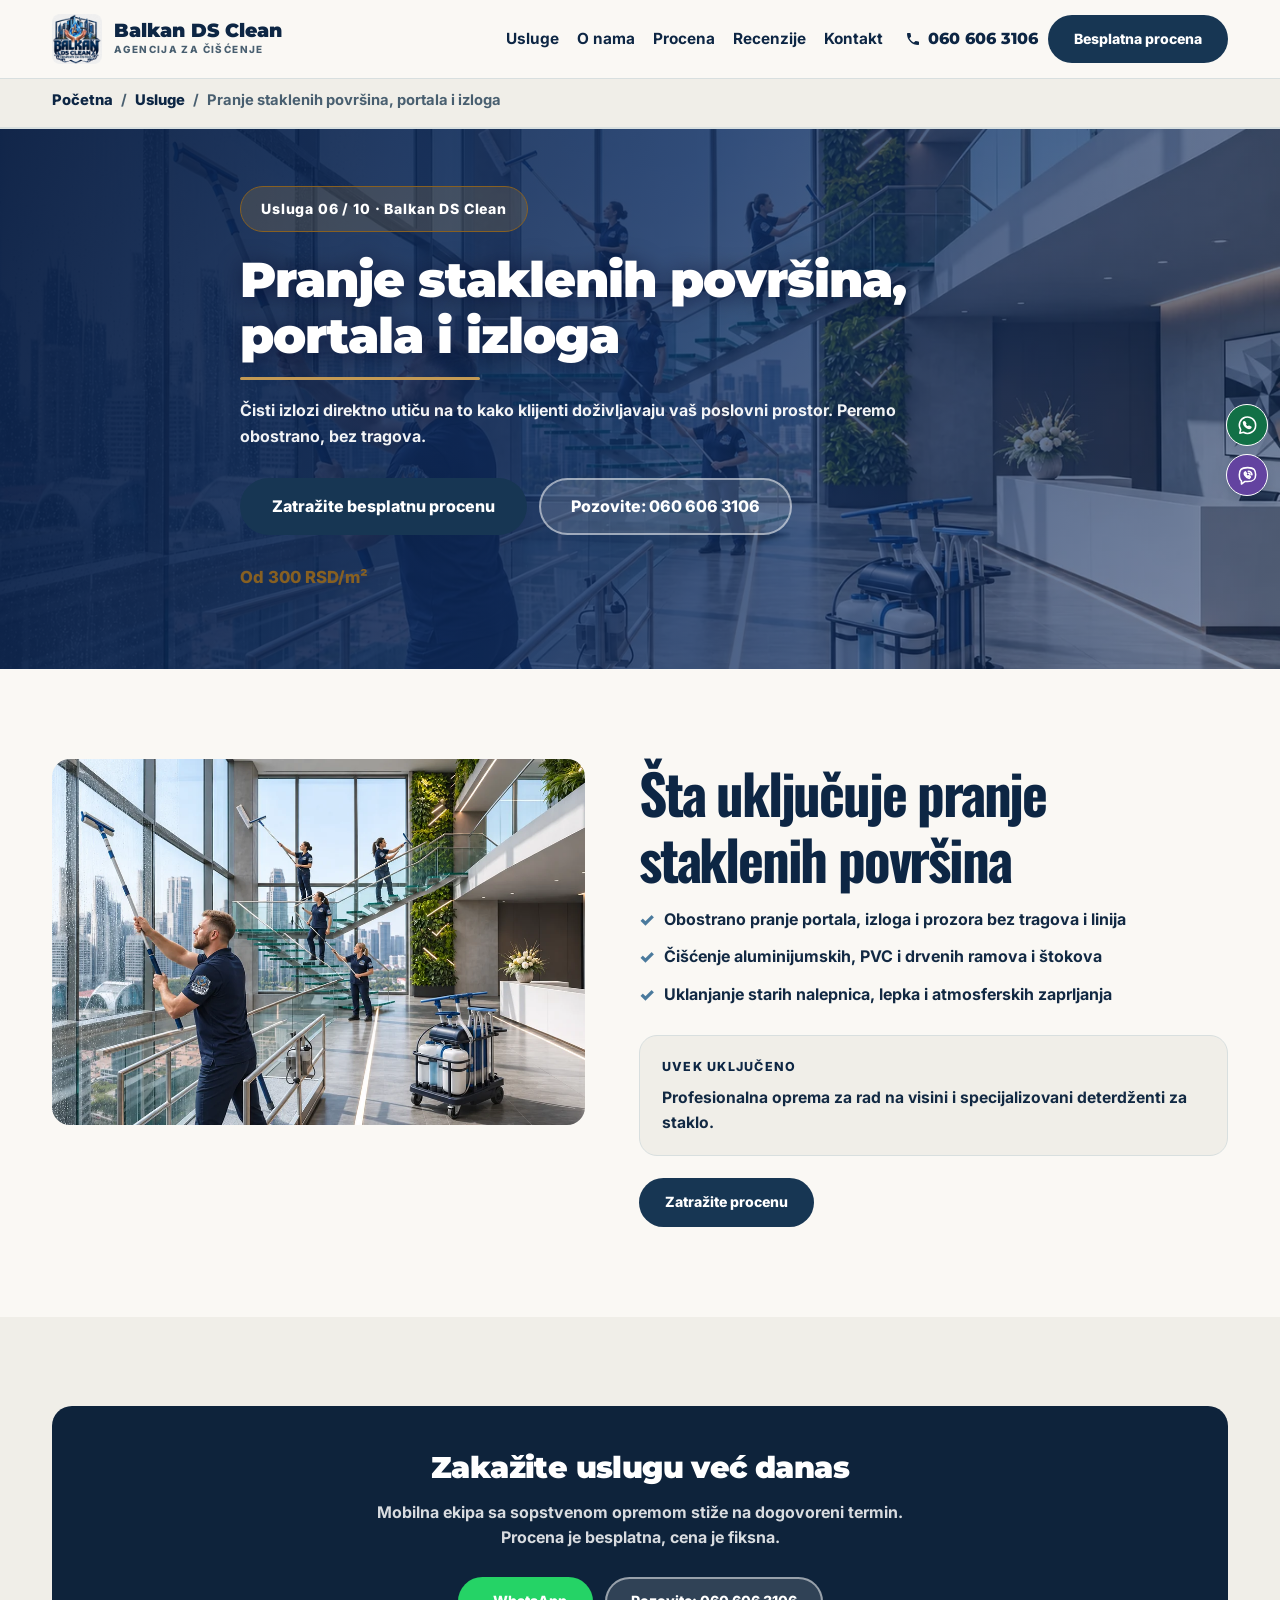
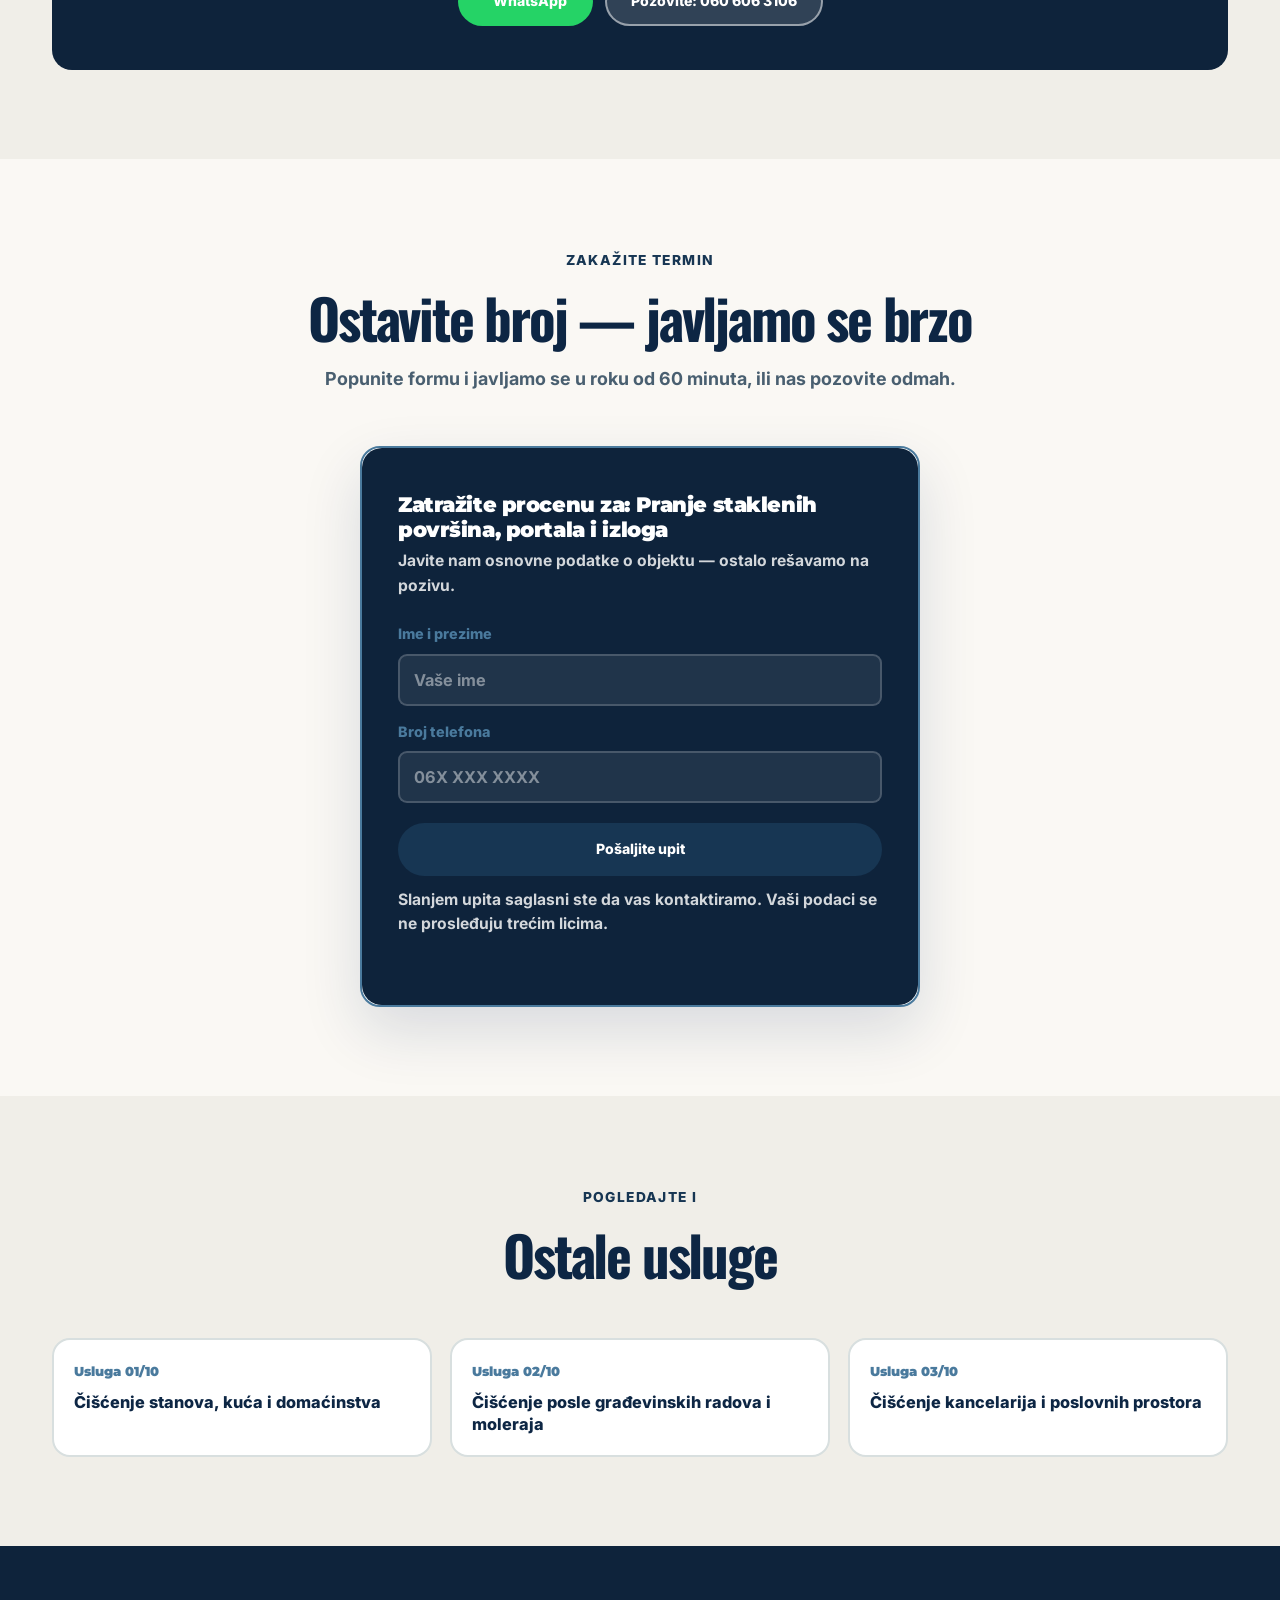
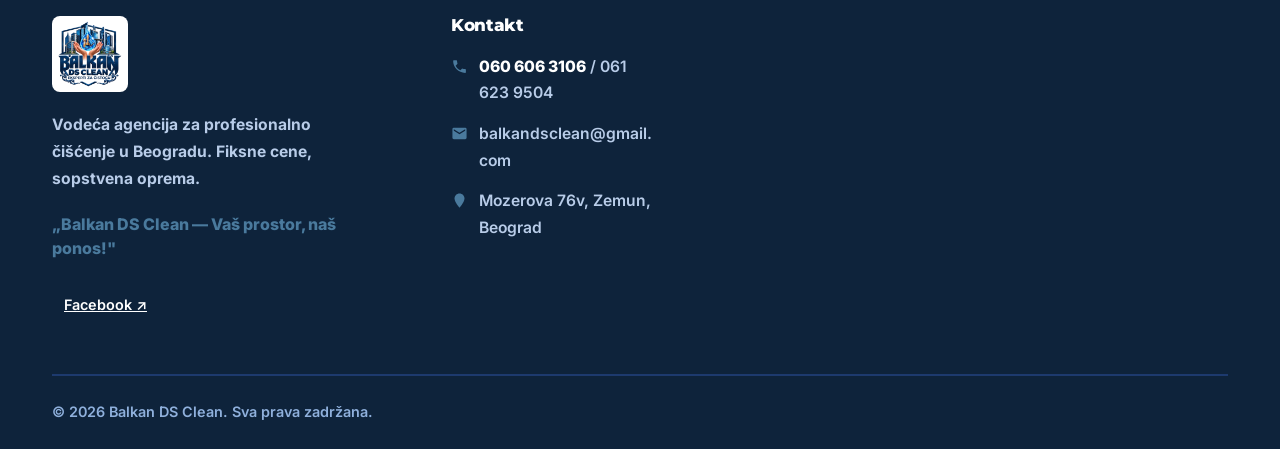
<file: usluge/pranje-izloga/index.html>
<!doctype html>
<html lang="sr-Latn"><head>
<meta charset="UTF-8">
<meta name="viewport" content="width=device-width, initial-scale=1.0">
<title>Pranje staklenih površina, portala i izloga — Balkan DS Clean | Beograd</title>
<meta name="description" content="Pranje staklenih površina i izloga u Beogradu — obostrano, bez tragova. Od 300 RSD/m².">
<link rel="canonical" href="https://ciscenjebalkan.rs/usluge/pranje-izloga/">
<meta name="robots" content="index, follow">
<meta property="og:title" content="Pranje staklenih površina, portala i izloga — Balkan DS Clean">
<meta property="og:description" content="Pranje staklenih površina i izloga u Beogradu — obostrano, bez tragova. Od 300 RSD/m².">
<meta property="og:url" content="https://ciscenjebalkan.rs/usluge/pranje-izloga/">
<meta property="og:type" content="website">
<meta property="og:image" content="https://ciscenjebalkan.rs/og-image.png">
<meta name="twitter:card" content="summary_large_image">
<meta name="theme-color" content="#122943">
<meta name="color-scheme" content="light only">
<link rel="preconnect" href="https://fonts.googleapis.com">
<link rel="preconnect" href="https://fonts.gstatic.com" crossorigin="">
<link href="https://fonts.googleapis.com/css2?family=Montserrat:wght@700;800;900&amp;family=Inter:wght@500;600;700;800&amp;display=swap&amp;subset=latin,latin-ext" rel="stylesheet">
<script type="application/ld+json">
{"@context":"https://schema.org","@type":"Service","serviceType":"Pranje staklenih površina, portala i izloga","provider":{"@type":"HouseCleaningService","name":"Balkan DS Clean","telephone":"+381606063106","email":"balkandsclean@gmail.com"},"areaServed":{"@type":"City","name":"Beograd"},"url":"https://ciscenjebalkan.rs/usluge/pranje-izloga/","description":"Pranje staklenih površina i izloga u Beogradu — obostrano, bez tragova. Od 300 RSD/m²."}
</script>
<style>
:root{
  color-scheme: only light;
  --plava:#1A56A0;
  --plava-tamna:#0E2E5A;
  --plava-hover:#2366B8;
  --plava-svetla:#4C8DD6;
  --plava-bg:#EFF6FF;
  --plava-bg2:#DCE9F7;
  --tekst:#1A3D6E;
  --tekst-blagi:#3A6BA5;
  --bela:#FFFFFF;
  --linija:#B8D4F0;
  --zlato:#2E6FBB;
  --korall:#E8724C;
  --sadrzaj:1240px;
  --r:16px;
  --f-naslov:'Montserrat',system-ui,sans-serif;
  --f-tekst:'Inter',system-ui,-apple-system,sans-serif;
}
*{margin:0;padding:0;box-sizing:border-box}
html{scroll-behavior:smooth;background:#fff}
body{font-family:var(--f-tekst);color:var(--tekst);background:var(--bela);font-size:1.12rem;font-weight:600;line-height:1.7;-webkit-font-smoothing:antialiased;overflow-x:hidden}
img{max-width:100%;display:block}
a{color:inherit;text-decoration:none}
h1,h2,h3,h4{font-family:var(--f-naslov);color:var(--plava);line-height:1.16;letter-spacing:-.02em;font-weight:800}
.omot{max-width:var(--sadrzaj);margin:0 auto;padding:0 32px}
button{font:inherit;cursor:pointer}
strong,b{font-weight:800}

/* HEADER */
.glava{position:fixed;top:0;left:0;right:0;z-index:70;padding:10px 0;transition:background .25s,padding .25s,box-shadow .25s;background:linear-gradient(180deg,rgba(8,29,66,.6),rgba(8,29,66,0))}
.glava.pun{background:rgba(255,255,255,.98);backdrop-filter:blur(12px);padding:6px 0;box-shadow:0 1px 0 var(--linija)}
.glava .omot{display:flex;align-items:center;gap:22px;min-height:58px}
.logo{display:flex;align-items:center;gap:12px;flex-shrink:0}
.logo img{height:60px;width:auto;object-fit:contain;transition:height .25s;flex-shrink:0}
.glava.pun .logo img{height:50px}
.logo-ime{font-family:var(--f-naslov);font-weight:900;font-size:1.16rem;color:#fff;transition:color .25s;display:block;line-height:1.15}
.logo-pod{font-size:.62rem;letter-spacing:.14em;text-transform:uppercase;font-weight:800;color:rgba(255,255,255,.8);transition:color .25s;display:block}
.glava.pun .logo-ime{color:var(--plava)}
.glava.pun .logo-pod{color:var(--tekst-blagi)}
.meni{display:flex;gap:18px;margin-left:auto;align-items:center}
.meni a{font-size:.96rem;font-weight:700;color:rgba(255,255,255,.95);padding:6px 0;position:relative;transition:color .2s;white-space:nowrap}
.glava.pun .meni a{color:var(--tekst)}
.meni a::after{content:'';position:absolute;left:0;bottom:0;height:2px;width:0;background:var(--korall);transition:width .2s}
.meni a:hover::after{width:100%}
.glava-akcije{display:flex;align-items:center;gap:10px}
.tel-glava{font-family:var(--f-naslov);font-weight:800;font-size:.98rem;color:#fff;display:flex;align-items:center;gap:7px;white-space:nowrap;transition:color .25s}
.glava.pun .tel-glava{color:var(--plava)}
.tel-glava svg{width:16px;height:16px;fill:currentColor}
.dugme{display:inline-flex;align-items:center;justify-content:center;gap:9px;padding:14px 24px;border-radius:10px;font-weight:800;font-size:.96rem;border:2px solid transparent;cursor:pointer;transition:all .2s;white-space:nowrap;line-height:1.2}
.dugme-plava{background:var(--plava);color:#fff}
.dugme-plava:hover{background:var(--plava-hover);transform:translateY(-2px)}
.dugme-korall{background:var(--korall);color:#fff}
.dugme-korall:hover{background:#D4623D;transform:translateY(-2px)}
.dugme-obris{background:transparent;color:var(--plava);border-color:var(--linija)}
.dugme-obris:hover{border-color:var(--plava-svetla);background:var(--plava-bg)}
.dugme-providno{background:rgba(255,255,255,.14);color:#fff;border-color:rgba(255,255,255,.5)}
.dugme-providno:hover{background:rgba(255,255,255,.24)}
.dugme-wa{background:#25D366;color:#fff}
.dugme-wa:hover{background:#1FB955;transform:translateY(-2px)}
.burger{display:none;background:none;border:0;padding:8px;cursor:pointer}
.burger span{display:block;width:24px;height:3px;background:#fff;margin:5px 0;transition:.22s;border-radius:2px}
.glava.pun .burger span{background:var(--plava)}
.burger.aktivan span:nth-child(1){transform:translateY(8px) rotate(45deg)}
.burger.aktivan span:nth-child(2){opacity:0}
.burger.aktivan span:nth-child(3){transform:translateY(-8px) rotate(-45deg)}

/* HERO */
.hero{position:relative;min-height:96svh;display:flex;align-items:center;padding:150px 0 70px;overflow:hidden;background:var(--plava-tamna)}
.hero-slika{position:absolute;inset:0;z-index:1}
.hero-slika img{width:100%;height:100%;object-fit:cover}
.hero-slika::after{content:'';position:absolute;inset:0;background:linear-gradient(115deg,rgba(8,29,66,.95) 0%,rgba(13,42,92,.85) 45%,rgba(13,42,92,.55) 100%)}
.hero .omot{position:relative;z-index:6}
.hero-tekst{max-width:820px}
.nadnaslov{display:inline-flex;align-items:center;gap:10px;font-size:.9rem;font-weight:800;letter-spacing:.03em;color:#fff;background:rgba(217,164,65,.16);border:1.5px solid var(--zlato);padding:11px 20px;border-radius:100px;margin-bottom:24px}
.nadnaslov .zvezde{color:var(--zlato);font-size:1.15rem;letter-spacing:.05em}
.hero h1{font-weight:900;font-size:clamp(2.1rem,4.2vw,3.6rem);line-height:1.12;letter-spacing:-.02em;color:#fff;margin-bottom:22px;text-shadow:0 2px 24px rgba(0,10,30,.6)}
.hero h1 span{color:var(--plava-svetla)}
.hero-uvod{font-size:clamp(1.05rem,1.3vw,1.24rem);font-weight:600;color:rgba(255,255,255,.94);max-width:720px;margin-bottom:32px;line-height:1.62;text-shadow:0 1px 12px rgba(0,10,30,.5)}
.hero-akcije{display:flex;gap:12px;flex-wrap:wrap;margin-bottom:38px}
.hero-akcije .dugme{padding:18px 32px;font-size:1.04rem}
.pulsira{animation:pulsPad 2.2s ease-in-out infinite}
@keyframes pulsPad{0%,100%{box-shadow:0 0 0 0 rgba(232,114,76,.45)}50%{box-shadow:0 0 0 12px rgba(232,114,76,0)}}
.hero-poverenje{display:flex;flex-direction:column;gap:12px}
.hero-poverenje-red{display:flex;align-items:center;gap:11px;color:#fff;font-size:.98rem;font-weight:700}
.hero-poverenje-red svg{width:20px;height:20px;fill:var(--plava-svetla);flex-shrink:0}

/* TRAKA POVERENJA (velike zvezde) */
.poverenje{background:var(--plava-bg);padding:34px 0;border-bottom:2px solid var(--linija)}
.poverenje .omot{display:flex;align-items:center;justify-content:center;gap:22px;flex-wrap:wrap;text-align:center}
.pov-zvezde{font-size:2.6rem;color:var(--zlato);letter-spacing:.06em;line-height:1}
.pov-tekst{max-width:640px}
.pov-ocena{font-family:var(--f-naslov);font-weight:900;font-size:1.5rem;color:var(--plava);display:block;line-height:1.2}
.pov-poruka{font-size:1.06rem;font-weight:700;color:var(--tekst-blagi);line-height:1.5}

/* SEKCIJE */
.sekcija{padding:92px 0}
.sekcija-svetla{background:var(--plava-bg)}
.zaglavlje{max-width:780px;margin:0 auto 52px;text-align:center}
.oznaka{font-size:.86rem;font-weight:800;letter-spacing:.1em;color:var(--korall);margin-bottom:14px;display:block;text-transform:uppercase}
.zaglavlje h2{font-weight:900;font-size:clamp(1.9rem,3.1vw,2.7rem);margin-bottom:16px;line-height:1.14}
.zaglavlje p{color:var(--tekst-blagi);font-size:1.12rem;font-weight:600;line-height:1.6}

/* USLUGE */
.usluge-mreza{display:grid;grid-template-columns:repeat(4,1fr);gap:20px}
.usluga-karta{background:#fff;border:2px solid var(--linija);border-radius:var(--r);overflow:hidden;transition:border-color .25s,transform .25s,box-shadow .25s;display:flex;flex-direction:column}
.usluga-karta:hover{border-color:var(--plava-svetla);transform:translateY(-5px);box-shadow:0 22px 44px rgba(13,42,92,.14)}
.usluga-slika{aspect-ratio:16/10;position:relative;overflow:hidden;background:var(--plava-bg2)}
.usluga-slika img{width:100%;height:100%;object-fit:cover;transition:transform .5s}
.usluga-karta:hover .usluga-slika img{transform:scale(1.07)}
.usluga-ikona{position:absolute;left:12px;bottom:12px;width:44px;height:44px;border-radius:11px;background:rgba(255,255,255,.95);display:flex;align-items:center;justify-content:center;box-shadow:0 4px 12px rgba(8,29,66,.25)}
.usluga-ikona svg{width:24px;height:24px;fill:var(--plava)}
.usluga-sadrzaj{padding:20px 20px 22px;display:flex;flex-direction:column;flex:1}
.usluga-sadrzaj h3{font-weight:800;font-size:1.06rem;margin-bottom:8px;line-height:1.3}
.usluga-sadrzaj p{font-size:.94rem;color:var(--tekst-blagi);font-weight:600;line-height:1.5;margin-bottom:14px;flex:1}
.usluga-cena{font-weight:800;color:var(--plava);font-size:.96rem;padding-top:12px;border-top:1.5px solid var(--linija);margin-bottom:12px}
.usluga-vise{display:inline-flex;align-items:center;gap:6px;font-weight:800;font-size:.94rem;color:var(--korall)}
.usluga-karta:hover .usluga-vise{gap:10px}
.usluga-vise span{transition:transform .2s}

/* KALKULATOR + FORMA */
.kalk-wrap{display:grid;grid-template-columns:1.1fr .9fr;gap:0;background:#fff;border:2px solid var(--plava-svetla);border-radius:20px;overflow:hidden;box-shadow:0 24px 60px rgba(13,42,92,.14);max-width:1080px;margin:0 auto}
.kalk{padding:44px 40px;min-width:0}
.kalk h3{font-weight:900;font-size:1.44rem;margin-bottom:6px;overflow-wrap:break-word}
.kalk-uvod{color:var(--tekst-blagi);font-weight:600;margin-bottom:26px;font-size:1rem}
.kalk-red{display:grid;grid-template-columns:1fr 1fr;gap:18px;margin-bottom:22px}
.polje label{display:block;font-weight:800;font-size:.94rem;color:var(--plava);margin-bottom:8px}
.polje input,.polje select{width:100%;padding:15px;border:2px solid var(--linija);border-radius:10px;font-size:max(1.05rem,16px);font-weight:700;color:var(--tekst);background:#fff;transition:border-color .2s;-webkit-appearance:none;font-family:inherit}
.polje input:focus,.polje select:focus{outline:none;border-color:var(--plava-svetla)}
.kalk-rezultat{background:var(--plava-bg);border-radius:12px;padding:22px 24px;margin-bottom:20px}
.kalk-oznaka{font-size:.8rem;font-weight:800;letter-spacing:.08em;color:var(--tekst-blagi);display:block;margin-bottom:4px;text-transform:uppercase}
.kalk-iznos{font-family:var(--f-naslov);font-weight:900;font-size:2.3rem;color:var(--plava);line-height:1.1}
.kalk-popust{display:none;background:var(--zlato);color:#fff;font-weight:800;font-size:.82rem;padding:7px 12px;border-radius:6px;margin-top:8px}
.kalk-popust.vidi{display:inline-block}
.forma-sms{background:var(--plava-tamna);padding:44px 36px;color:#fff;min-width:0}
.forma-sms h3{color:#fff;font-weight:900;font-size:1.34rem;margin-bottom:8px}
.forma-sms>p{color:rgba(255,255,255,.82);font-weight:600;font-size:.98rem;margin-bottom:24px;line-height:1.55}
.fs-polje{margin-bottom:14px}
.fs-polje label{display:block;font-weight:800;font-size:.9rem;color:var(--plava-svetla);margin-bottom:7px}
.fs-polje input{width:100%;padding:14px;border-radius:9px;border:2px solid rgba(255,255,255,.18);background:rgba(255,255,255,.08);color:#fff;font-size:max(1.02rem,16px);font-weight:700;font-family:inherit}
.fs-polje input::placeholder{color:rgba(255,255,255,.45)}
.fs-polje input:focus{outline:none;border-color:var(--plava-svetla)}
.fs-submit{width:100%;margin-top:6px;padding:16px;justify-content:center}
.fs-nota{font-size:.82rem;color:rgba(255,255,255,.55);font-weight:500;margin-top:12px;line-height:1.5}

/* O NAMA */
.onama{display:grid;grid-template-columns:.9fr 1.1fr;gap:56px;align-items:center}
.onama-slika{position:relative;border-radius:20px;overflow:hidden;aspect-ratio:4/5}
.onama-slika img{width:100%;height:100%;object-fit:cover}
.onama-peckat{position:absolute;bottom:-16px;right:-16px;width:120px;height:120px;background:#fff;border-radius:50%;box-shadow:0 12px 34px rgba(13,42,92,.24);padding:8px;display:flex;align-items:center;justify-content:center}
.onama-peckat img{border-radius:50%}
.onama-tekst h2{font-weight:900;font-size:clamp(1.8rem,3vw,2.5rem);margin-bottom:10px;line-height:1.16}
.onama-slogan{color:var(--korall);font-weight:800;font-size:1.08rem;margin-bottom:22px;display:block;line-height:1.5}
.onama-tekst p{color:var(--tekst-blagi);font-weight:600;margin-bottom:18px;line-height:1.72}
.onama-tekst p b,.onama-tekst p strong{color:var(--plava);font-weight:800}
.onama-potpis{margin-top:26px;padding-top:22px;border-top:2px solid var(--linija);display:flex;align-items:center;gap:14px}
.onama-potpis-slovo{width:52px;height:52px;border-radius:50%;background:var(--plava);color:#fff;font-family:var(--f-naslov);font-weight:900;font-size:1.3rem;display:flex;align-items:center;justify-content:center;flex-shrink:0}
.onama-potpis-ime{font-weight:800;color:var(--plava);font-size:1.02rem;display:block}
.onama-potpis-tim{font-size:.92rem;font-weight:600;color:var(--tekst-blagi)}

/* GALERIJA */
.filteri{display:flex;gap:9px;justify-content:center;flex-wrap:wrap;margin-bottom:40px}
.filter{background:#fff;border:2px solid var(--linija);border-radius:100px;padding:11px 22px;font-size:.96rem;font-weight:800;color:var(--tekst-blagi);cursor:pointer;transition:all .2s}
.filter:hover{border-color:var(--plava-svetla);color:var(--plava)}
.filter.aktivan{background:var(--plava);border-color:var(--plava);color:#fff}
.galerija{display:grid;grid-template-columns:repeat(4,1fr);gap:14px}
.gs{position:relative;overflow:hidden;border-radius:var(--r);cursor:pointer;background:var(--plava-bg2);border:0;padding:0;display:block;aspect-ratio:4/3}
.gs img{width:100%;height:100%;object-fit:cover;transition:transform .5s}
.gs:hover img{transform:scale(1.08)}
.gs::after{content:'';position:absolute;inset:0;background:linear-gradient(to top,rgba(8,29,66,.72),transparent 58%);opacity:0;transition:opacity .3s}
.gs:hover::after{opacity:1}
.gs-oznaka{position:absolute;left:14px;bottom:13px;z-index:2;color:#fff;font-size:.9rem;font-weight:800;opacity:0;transform:translateY(8px);transition:all .3s}
.gs:hover .gs-oznaka{opacity:1;transform:none}
.gs.sakriven{display:none}
.svetlo{position:fixed;inset:0;z-index:200;background:rgba(5,18,42,.96);display:none;align-items:center;justify-content:center;padding:24px}
.svetlo.otvoreno{display:flex}
.svetlo img{max-width:92vw;max-height:82vh;object-fit:contain;border-radius:8px}
.svetlo-x,.svetlo-nazad,.svetlo-napred{position:absolute;background:rgba(255,255,255,.14);border:0;width:50px;height:50px;border-radius:50%;cursor:pointer;display:flex;align-items:center;justify-content:center;transition:background .2s}
.svetlo-x:hover,.svetlo-nazad:hover,.svetlo-napred:hover{background:var(--plava-svetla)}
.svetlo-x{top:22px;right:22px}
.svetlo-nazad{left:22px;top:50%;transform:translateY(-50%)}
.svetlo-napred{right:22px;top:50%;transform:translateY(-50%)}
.svetlo svg{width:22px;height:22px;fill:#fff}
.svetlo-info{position:absolute;left:0;right:0;bottom:22px;text-align:center;color:rgba(255,255,255,.9);font-size:.96rem;font-weight:700;padding:0 70px}

/* RECENZIJE SLAJDER */
.gugl-traka{display:flex;align-items:center;justify-content:center;gap:14px;margin-bottom:40px;flex-wrap:wrap}
.gugl-kutija{display:flex;align-items:center;gap:13px;background:#fff;border:2px solid var(--linija);border-radius:100px;padding:12px 24px}
.gugl-kutija svg{width:24px;height:24px;flex-shrink:0}
.gugl-ocena{font-family:var(--f-naslov);font-weight:900;font-size:1.34rem;color:var(--plava)}
.zvezde-r{color:var(--zlato);letter-spacing:.08em}
.gugl-tekst{font-size:.96rem;font-weight:700;color:var(--tekst-blagi)}
.slajder{position:relative;max-width:1100px;margin:0 auto;overflow:hidden}
.slajder-traka{display:flex;transition:transform .5s ease}
.rec-slajd{min-width:100%;display:grid;grid-template-columns:repeat(3,1fr);gap:20px;padding:4px}
.recenzija{background:#fff;border:2px solid var(--linija);border-radius:var(--r);padding:28px 24px;display:flex;flex-direction:column}
.recenzija .zvezde-r{font-size:1.05rem;margin-bottom:14px;display:block}
.recenzija p{font-size:.98rem;font-weight:600;color:var(--tekst);line-height:1.62;flex:1;margin-bottom:20px}
.recenzija footer{display:flex;align-items:center;gap:12px;padding-top:16px;border-top:1.5px solid var(--linija)}
.avatar{width:44px;height:44px;border-radius:50%;background:var(--plava-bg2);display:flex;align-items:center;justify-content:center;font-family:var(--f-naslov);font-weight:900;color:var(--plava);font-size:1rem;flex-shrink:0}
.rec-ime{font-weight:800;font-size:.98rem;color:var(--plava);line-height:1.3;display:block}
.rec-tip{font-size:.86rem;font-weight:600;color:var(--tekst-blagi);display:block}
.slajder-kontrole{display:flex;align-items:center;justify-content:center;gap:16px;margin-top:32px}
.slajder-dugme{width:48px;height:48px;border-radius:50%;background:#fff;border:2px solid var(--linija);cursor:pointer;display:flex;align-items:center;justify-content:center;transition:all .2s}
.slajder-dugme:hover{border-color:var(--plava);background:var(--plava)}
.slajder-dugme:hover svg{fill:#fff}
.slajder-dugme svg{width:20px;height:20px;fill:var(--plava)}
.slajder-tacke{display:flex;gap:8px}
.slajder-tacka{width:10px;height:10px;border-radius:50%;background:var(--linija);border:0;cursor:pointer;transition:all .2s;padding:0}
.slajder-tacka.aktivna{background:var(--plava);width:28px;border-radius:5px}

/* FAQ */
.faq{max-width:820px;margin:0 auto}
.faq-stavka{border-bottom:2px solid var(--linija)}
.faq-pitanje{width:100%;background:none;border:0;padding:22px 4px;display:flex;align-items:center;justify-content:space-between;gap:20px;text-align:left;font-family:var(--f-naslov);font-weight:800;font-size:1.08rem;color:var(--plava)}
.faq-ikona{width:22px;height:22px;flex-shrink:0;position:relative;transition:transform .3s}
.faq-ikona::before,.faq-ikona::after{content:'';position:absolute;background:var(--plava);border-radius:2px;transition:.25s}
.faq-ikona::before{width:16px;height:3px;top:50%;left:50%;transform:translate(-50%,-50%)}
.faq-ikona::after{width:3px;height:16px;top:50%;left:50%;transform:translate(-50%,-50%)}
.faq-stavka.otvoren .faq-ikona::after{transform:translate(-50%,-50%) rotate(90deg);opacity:0}
.faq-odgovor{max-height:0;overflow:hidden;transition:max-height .35s ease}
.faq-odgovor p{padding:0 4px 22px;color:var(--tekst-blagi);font-weight:600;font-size:1rem;line-height:1.62;max-width:720px}
.faq-stavka.otvoren .faq-odgovor{max-height:360px}

/* OPSTINE */
.opstine{position:relative;min-height:360px;display:flex;align-items:center;overflow:hidden;background:var(--plava-tamna)}
.opstine>img{position:absolute;inset:0;width:100%;height:100%;object-fit:cover;z-index:1}
.opstine::after{content:'';position:absolute;inset:0;z-index:2;background:linear-gradient(110deg,rgba(8,29,66,.92) 0%,rgba(13,42,92,.78) 55%,rgba(13,42,92,.55) 100%)}
.opstine .omot{position:relative;z-index:3}
.opstine-tekst{max-width:820px;margin:0 auto;text-align:center}
.opstine h2{font-weight:900;font-size:clamp(1.6rem,2.6vw,2.2rem);color:#fff;margin-bottom:14px;line-height:1.2}
.opstine-uvod{color:rgba(255,255,255,.9);font-weight:600;font-size:1.06rem;margin-bottom:24px}
.opstine-lista{display:flex;flex-wrap:wrap;gap:9px;justify-content:center}
.opstina{background:rgba(255,255,255,.1);border:1.5px solid rgba(255,255,255,.22);color:#fff;font-size:.9rem;font-weight:700;padding:9px 17px;border-radius:100px}

/* FOOTER */
.podnozje{background:var(--plava-tamna);color:#B8CCE8;padding:70px 0 0;font-size:1rem;font-weight:600}
.podnozje-mreza{display:grid;grid-template-columns:1.7fr 1fr 1fr 1.3fr;gap:44px;padding-bottom:48px}
.podnozje-mreza>div{min-width:0}
.podnozje .logo img{height:70px;width:auto;object-fit:contain}
.podnozje-o{margin:20px 0;max-width:320px;line-height:1.7;font-size:.98rem}
.podnozje-slogan{color:var(--plava-svetla);font-weight:800;font-size:1rem;margin-bottom:24px;display:block;max-width:320px;line-height:1.5}
.soc-naslov{font-size:.76rem;font-weight:800;letter-spacing:.12em;color:#8FB0DC;margin-bottom:11px;display:block;text-transform:uppercase}
.socijalne{display:flex;gap:9px;margin-bottom:22px;flex-wrap:wrap}
.soc{width:46px;height:46px;border-radius:11px;display:flex;align-items:center;justify-content:center;transition:transform .2s,opacity .2s}
.soc:hover{transform:translateY(-3px);opacity:.9}
.soc svg{width:22px;height:22px;fill:#fff}
.soc-tel{background:var(--plava)}
.soc-mejl{background:var(--plava-hover)}
.soc-wa{background:#25D366}
.soc-viber{background:#7360F2}
.podnozje h4{color:#fff;font-size:1.04rem;margin-bottom:18px;font-weight:800}
.podnozje ul{list-style:none;display:flex;flex-direction:column;gap:11px}
.podnozje ul a{font-size:.98rem;font-weight:600;transition:color .2s}
.podnozje ul a:hover{color:var(--plava-svetla)}
.kontakt-red{display:flex;gap:11px;margin-bottom:14px;align-items:flex-start;font-size:.98rem;font-weight:600;overflow-wrap:anywhere;min-width:0}
.kontakt-red svg{width:17px;height:17px;fill:var(--plava-svetla);flex-shrink:0;margin-top:4px}
.kontakt-red a:hover{color:#fff}
.kontakt-red b{color:#fff;font-weight:800}
.pravno{border-top:2px solid #1D3A6E;padding:24px 0;display:flex;justify-content:space-between;gap:20px;flex-wrap:wrap;font-size:.9rem;font-weight:600;color:#8FB0DC}
.pravno-agencija{display:block;margin-top:6px;color:#6B8CBE}

/* MOBILNA TRAKA */
.mob-traka{position:fixed;bottom:0;left:0;right:0;z-index:80;background:#fff;border-top:2px solid var(--linija);box-shadow:0 -6px 22px rgba(13,42,92,.16);display:none;padding:9px 10px calc(9px + env(safe-area-inset-bottom));gap:8px}
.mob-traka a{flex:1;display:flex;flex-direction:column;align-items:center;justify-content:center;gap:3px;padding:10px 4px;border-radius:9px;font-size:.76rem;font-weight:800;color:#fff;text-align:center;line-height:1.2}
.mob-traka svg{width:20px;height:20px;fill:#fff}
.mt-tel{background:var(--plava)}
.mt-wa{background:#25D366}
.mt-zakazi{background:var(--korall)}

.otkrij{opacity:0;transform:translateY(22px);transition:opacity .6s ease,transform .6s ease}
.otkrij.vidljivo{opacity:1;transform:none}
:focus-visible{outline:3px solid var(--plava-svetla);outline-offset:3px;border-radius:4px}

@media (prefers-reduced-motion:reduce){
  *{animation:none!important;transition:none!important}
  .otkrij{opacity:1;transform:none}
  html{scroll-behavior:auto}
}

@media (max-width:1180px){
  .usluge-mreza{grid-template-columns:repeat(3,1fr)}
  .galerija{grid-template-columns:repeat(3,1fr)}
  .podnozje-mreza{grid-template-columns:1fr 1fr;gap:36px}
  .kalk-wrap{grid-template-columns:1fr}
  .rec-slajd{grid-template-columns:1fr}
  .onama{grid-template-columns:1fr;gap:40px}
  .onama-slika{max-width:420px;margin:0 auto;width:100%}
}
@media (max-width:940px){
  .meni,.tel-glava,.glava-akcije .dugme{display:none}
  .burger{display:block;margin-left:auto}
  .meni.otvoren{display:flex;flex-direction:column;position:absolute;top:100%;left:0;right:0;background:#fff;padding:20px 32px 28px;gap:2px;border-bottom:2px solid var(--linija);box-shadow:0 16px 34px rgba(13,42,92,.16);align-items:stretch}
  .meni.otvoren a{color:var(--tekst);padding:14px 0;border-bottom:1.5px solid var(--linija);font-size:1.06rem}
  .meni.otvoren a::after{display:none}
  .hero{padding:112px 0 54px;min-height:auto}
  .usluge-mreza{grid-template-columns:repeat(2,1fr)}
  .galerija{grid-template-columns:repeat(2,1fr)}
  .sekcija{padding:60px 0}
  .kalk{padding:32px 26px}
  .forma-sms{padding:32px 26px}
  .kalk-red{grid-template-columns:1fr;gap:16px}
  .opstine{min-height:300px}
  .mob-traka{display:flex}
  body{padding-bottom:78px}
  .pov-zvezde{font-size:2rem}
}
@media (max-width:700px){
  .omot{padding:0 18px}
  .usluge-mreza{grid-template-columns:1fr}
  .galerija{grid-template-columns:1fr}
  .podnozje-mreza{grid-template-columns:1fr;gap:30px}
  .filteri{gap:7px;margin-bottom:26px}
  .filter{padding:9px 15px;font-size:.9rem}
  .kalk-iznos{font-size:2rem}
  .mob-traka a{font-size:.68rem}
  .onama-peckat{width:92px;height:92px;bottom:-12px;right:-12px}
  .hero h1{font-size:clamp(1.9rem,7vw,2.4rem)}
  .pov-zvezde{font-size:1.7rem}
  .poverenje .omot{gap:14px}
}

/* PODSTRANICA - extra */
.breadcrumb{padding:14px 0;margin-top:74px;font-size:.92rem;font-weight:700;color:var(--tekst-blagi);background:var(--plava-bg);border-bottom:2px solid var(--linija)}
.breadcrumb .omot{display:flex;align-items:center;gap:8px;flex-wrap:wrap}
.breadcrumb a{color:var(--plava);font-weight:800}
.breadcrumb a:hover{text-decoration:underline}
.breadcrumb span{color:var(--tekst-blagi)}

.usluga-hero{position:relative;min-height:60svh;display:flex;align-items:center;padding:30px 0 50px;overflow:hidden;background:var(--plava-tamna)}
.usluga-hero-slika{position:absolute;inset:0;z-index:1}
.usluga-hero-slika img{width:100%;height:100%;object-fit:cover}
.usluga-hero-slika::after{content:'';position:absolute;inset:0;background:linear-gradient(110deg,rgba(8,29,66,.96) 0%,rgba(13,42,92,.82) 48%,rgba(13,42,92,.5) 100%)}
.usluga-hero .omot{position:relative;z-index:6}
.usluga-hero-tekst{max-width:800px}
.usluga-broj-veliki{display:inline-flex;align-items:center;gap:10px;font-size:.88rem;font-weight:800;letter-spacing:.06em;color:#fff;background:rgba(217,164,65,.16);border:1.5px solid var(--zlato);padding:10px 20px;border-radius:100px;margin-bottom:20px}
.usluga-hero h1{font-weight:900;font-size:clamp(2rem,3.8vw,3.1rem);line-height:1.14;color:#fff;margin-bottom:18px;text-shadow:0 2px 22px rgba(0,10,40,.6)}
.usluga-hero-uvod{font-size:clamp(1rem,1.2vw,1.18rem);font-weight:600;color:rgba(255,255,255,.94);max-width:680px;margin-bottom:28px;line-height:1.62}
.usluga-hero-akcije{display:flex;gap:12px;flex-wrap:wrap;margin-bottom:10px}
.usluga-hero-akcije .dugme{padding:17px 30px;font-size:1rem}
.usluga-hero-cena{display:inline-block;margin-top:18px;color:var(--zlato);font-weight:800;font-size:1.04rem}

.detalji-wrap{display:grid;grid-template-columns:.95fr 1.05fr;gap:54px;align-items:start}
.detalji-slika{border-radius:18px;overflow:hidden;aspect-ratio:16/11}
.detalji-slika img{width:100%;height:100%;object-fit:cover}
.detalji-tekst h2{font-weight:900;font-size:clamp(1.6rem,2.5vw,2.1rem);margin-bottom:16px;line-height:1.2}
.detalji-tekst>p{color:var(--tekst-blagi);font-weight:600;margin-bottom:18px;line-height:1.72;font-size:1.04rem}

.paketi-lista{display:flex;flex-direction:column;gap:14px;margin-bottom:24px}
.paket{background:#fff;border:2px solid var(--linija);border-radius:var(--r);padding:20px 22px;transition:border-color .2s}
.paket:hover{border-color:var(--plava-svetla)}
.paket-vrh{display:flex;align-items:baseline;justify-content:space-between;gap:12px;margin-bottom:8px;flex-wrap:wrap}
.paket-naziv{font-family:var(--f-naslov);font-weight:900;font-size:1.08rem;color:var(--plava)}
.paket-cena{font-weight:800;color:var(--korall);font-size:.98rem;white-space:nowrap}
.paket-opis{color:var(--tekst-blagi);font-weight:600;font-size:.98rem;line-height:1.58}

.uvek-ukljuceno{background:var(--plava-bg);border-radius:var(--r);padding:20px 22px;margin-bottom:22px;border:1.5px solid var(--linija)}
.uu-oznaka{font-size:.78rem;font-weight:800;letter-spacing:.1em;color:var(--plava);display:block;margin-bottom:8px;text-transform:uppercase}
.uvek-ukljuceno p{color:var(--tekst);font-weight:600;font-size:.98rem;line-height:1.6;margin:0}

.kvacice{list-style:none;display:flex;flex-direction:column;gap:11px;margin-bottom:26px}
.kvacice li{display:flex;align-items:flex-start;gap:10px;font-size:1rem;font-weight:600;color:var(--tekst);line-height:1.52}
.kvacice .chk{color:var(--plava-svetla);font-weight:900;flex-shrink:0;font-size:1.1rem}

.mini-cta{background:var(--plava-tamna);border-radius:20px;padding:44px;text-align:center;color:#fff}
.mini-cta h2{color:#fff;font-weight:900;font-size:clamp(1.4rem,2.4vw,1.9rem);margin-bottom:14px}
.mini-cta p{color:rgba(255,255,255,.84);font-weight:600;max-width:560px;margin:0 auto 26px;line-height:1.6}
.mini-cta-akcije{display:flex;gap:12px;justify-content:center;flex-wrap:wrap}

.srodne{display:grid;grid-template-columns:repeat(3,1fr);gap:18px}
.srodna{background:#fff;border:2px solid var(--linija);border-radius:var(--r);padding:20px;transition:border-color .25s,transform .25s;display:block}
.srodna:hover{border-color:var(--plava-svetla);transform:translateY(-3px)}
.srodna-br{font-family:var(--f-naslov);font-weight:900;color:var(--plava-svetla);font-size:.84rem;display:block;margin-bottom:8px}
.srodna-naziv{font-weight:800;color:var(--plava);font-size:1.02rem;line-height:1.35;display:block}

@media(max-width:940px){
  .detalji-wrap{grid-template-columns:1fr;gap:32px}
  .srodne{grid-template-columns:1fr}
  .mini-cta{padding:30px 22px}
  .usluga-hero{padding:20px 0 36px;min-height:auto}
}

</style>
<link rel="icon" href="../../assets/favicon.svg" type="image/svg+xml"><link rel="stylesheet" href="../../polish.css?v=readability"><script defer src="../../experience.js"></script><noscript><style>.otkrij{opacity:1!important;transform:none!important}</style></noscript></head>
<body>
<a class="skip-link" href="#main">Pređite na sadržaj</a><header class="glava" id="glava">
  <div class="omot">
    <a class="logo" href="../../"><picture><img src="../../assets/logo.jpg" alt="Balkan DS Clean" width="64" height="64"></picture><span><span class="logo-ime">Balkan DS Clean</span><span class="logo-pod">Agencija za čišćenje</span></span></a>
    <nav class="meni" id="meni"><a href="../../#usluge">Usluge</a><a href="../../#onama">O nama</a><a href="../../#procena">Procena</a><a href="../../#recenzije">Recenzije</a><a href="../../#kontakt">Kontakt</a></nav>
    <div class="glava-akcije"><a href="tel:+381606063106" class="tel-glava"><svg viewbox="0 0 24 24" aria-hidden="true"><path d="M6.6 10.8c1.4 2.8 3.8 5.1 6.6 6.6l2.2-2.2c.3-.3.7-.4 1-.2 1.1.4 2.4.6 3.6.6.6 0 1 .4 1 1V20c0 .6-.4 1-1 1-9.4 0-17-7.6-17-17 0-.6.4-1 1-1h3.5c.6 0 1 .4 1 1 0 1.3.2 2.5.6 3.6.1.4 0 .8-.2 1l-2.3 2.2z"></path></svg> 060 606 3106</a><a class="dugme dugme-korall" href="../../#procena">Besplatna procena</a></div>
    <button class="burger" id="burger" aria-label="Meni" aria-expanded="false"><span></span><span></span><span></span></button>
  </div>
</header>
<main id="main"><div class="breadcrumb"><div class="omot"><a href="../../">Početna</a> <span>/</span> <a href="../../#usluge">Usluge</a> <span>/</span> Pranje staklenih površina, portala i izloga</div></div>
<section class="usluga-hero">
  <div class="usluga-hero-slika" aria-hidden="true"><img src="../../assets/detail-6.webp" alt="" fetchpriority="high"></div>
  <div class="omot"><div class="usluga-hero-tekst">
    <span class="usluga-broj-veliki">Usluga 06 / 10 · Balkan DS Clean</span>
    <h1>Pranje staklenih površina, portala i izloga</h1>
    <p class="usluga-hero-uvod">Čisti izlozi direktno utiču na to kako klijenti doživljavaju vaš poslovni prostor. Peremo obostrano, bez tragova.</p>
    <div class="usluga-hero-akcije"><a href="#zakazi" class="dugme dugme-korall">Zatražite besplatnu procenu</a><a href="tel:+381606063106" class="dugme dugme-providno">Pozovite: 060 606 3106</a></div>
    <span class="usluga-hero-cena">Od 300 RSD/m²</span>
  </div></div>
</section>
<section class="sekcija" id="detalji"><div class="omot"><div class="detalji-wrap">
  <div class="detalji-slika otkrij"><img src="../../assets/service-6.webp" alt="Balkan DS Clean — Pranje staklenih površina, portala i izloga" loading="lazy"></div>
  <div class="detalji-tekst otkrij">
        <h2>Šta uključuje pranje staklenih površina</h2>
        <ul class="kvacice">
          <li><span class="chk">✓</span> Obostrano pranje portala, izloga i prozora bez tragova i linija</li>
          <li><span class="chk">✓</span> Čišćenje aluminijumskih, PVC i drvenih ramova i štokova</li>
          <li><span class="chk">✓</span> Uklanjanje starih nalepnica, lepka i atmosferskih zaprljanja</li>
        </ul>
        <div class="uvek-ukljuceno"><span class="uu-oznaka">Uvek uključeno</span><p>Profesionalna oprema za rad na visini i specijalizovani deterdženti za staklo.</p></div>
     
    <a href="#zakazi" class="dugme dugme-korall">Zatražite procenu</a>
  </div>
</div></div></section>
<section class="sekcija sekcija-svetla"><div class="omot"><div class="mini-cta otkrij">
  <h2>Zakažite uslugu već danas</h2>
  <p>Mobilna ekipa sa sopstvenom opremom stiže na dogovoreni termin. Procena je besplatna, cena je fiksna.</p>
  <div class="mini-cta-akcije"><a href="https://wa.me/381606063106" target="_blank" rel="noopener noreferrer" class="dugme dugme-wa"><svg viewbox="0 0 24 24" aria-hidden="true"><path d="M12 2C6.48 2 2 6.48 2 12c0 1.85.5 3.58 1.38 5.07L2 22l5.07-1.33A9.94 9.94 0 0012 22c5.52 0 10-4.48 10-10S17.52 2 12 2zm5.2 14.2c-.22.62-1.28 1.18-1.77 1.24-.45.06-1.02.08-1.65-.1-.38-.11-.87-.28-1.5-.55-2.64-1.14-4.36-3.8-4.5-3.98-.13-.18-1.08-1.44-1.08-2.74 0-1.3.68-1.94.92-2.2.24-.26.52-.33.7-.33.18 0 .35 0 .5.01.16.01.38-.06.6.46.22.53.75 1.83.82 1.96.07.13.11.29.02.47-.09.18-.14.29-.27.45-.13.16-.28.35-.4.47-.13.13-.27.27-.12.53.15.26.68 1.12 1.46 1.82 1 .9 1.85 1.17 2.11 1.31.26.13.41.11.56-.06.16-.18.65-.75.82-1.01.18-.26.36-.21.6-.13.24.09 1.53.72 1.79.85.26.13.44.2.5.31.06.11.06.65-.16 1.27z"></path></svg> WhatsApp</a><a href="tel:+381606063106" class="dugme dugme-providno">Pozovite: 060 606 3106</a></div>
</div></div></section>
<section class="sekcija" id="zakazi"><div class="omot">
  <div class="zaglavlje otkrij"><span class="oznaka">Zakažite termin</span><h2>Ostavite broj — javljamo se brzo</h2><p>Popunite formu i javljamo se u roku od 60 minuta, ili nas pozovite odmah.</p></div>
  <div class="kalk-wrap otkrij" style="grid-template-columns:1fr;max-width:560px">
    <div class="forma-sms" style="border-radius:20px">
      <h3>Zatražite procenu za: Pranje staklenih površina, portala i izloga</h3>
      <p>Javite nam osnovne podatke o objektu — ostalo rešavamo na pozivu.</p>
      <form id="forma-sms"><div class="fs-polje"><label for="ime">Ime i prezime</label><input type="text" id="ime" placeholder="Vaše ime" required=""></div><div class="fs-polje"><label for="telefon">Broj telefona</label><input type="tel" id="telefon" placeholder="06X XXX XXXX" required="" inputmode="tel"></div><button type="submit" class="dugme dugme-korall fs-submit">Pošaljite upit</button></form>
      <p class="fs-nota">Slanjem upita saglasni ste da vas kontaktiramo. Vaši podaci se ne prosleđuju trećim licima.</p>
    </div>
  </div>
</div></section>
<section class="sekcija sekcija-svetla"><div class="omot"><div class="zaglavlje otkrij"><span class="oznaka">Pogledajte i</span><h2>Ostale usluge</h2></div><div class="srodne"><a class="srodna" href="../../usluge/ciscenje-stanova/"><span class="srodna-br">Usluga 01/10</span><span class="srodna-naziv">Čišćenje stanova, kuća i domaćinstva</span></a>
<a class="srodna" href="../../usluge/ciscenje-posle-gradjevinskih-radova/"><span class="srodna-br">Usluga 02/10</span><span class="srodna-naziv">Čišćenje posle građevinskih radova i moleraja</span></a>
<a class="srodna" href="../../usluge/ciscenje-kancelarija/"><span class="srodna-br">Usluga 03/10</span><span class="srodna-naziv">Čišćenje kancelarija i poslovnih prostora</span></a>
</div></div></section>
</main><footer class="podnozje" id="kontakt"><div class="omot"><div class="podnozje-mreza"><div><a class="logo" href="../../"><picture><img src="../../assets/logo-footer.webp" alt="Balkan DS Clean" width="64" height="64"></picture></a><p class="podnozje-o">Vodeća agencija za profesionalno čišćenje u Beogradu. Fiksne cene, sopstvena oprema.</p><span class="podnozje-slogan">„Balkan DS Clean — Vaš prostor, naš ponos!"</span><a class="footer-social" href="https://www.facebook.com/profile.php?id=61572728086733" target="_blank" rel="noopener noreferrer">Facebook ↗</a></div><div><h4>Kontakt</h4><div class="kontakt-red"><svg viewbox="0 0 24 24" aria-hidden="true"><path d="M6.6 10.8c1.4 2.8 3.8 5.1 6.6 6.6l2.2-2.2c.3-.3.7-.4 1-.2 1.1.4 2.4.6 3.6.6.6 0 1 .4 1 1V20c0 .6-.4 1-1 1-9.4 0-17-7.6-17-17 0-.6.4-1 1-1h3.5c.6 0 1 .4 1 1 0 1.3.2 2.5.6 3.6.1.4 0 .8-.2 1l-2.3 2.2z"></path></svg><span><a href="tel:+381606063106"><b>060 606 3106</b></a> / <a href="tel:+381616239504">061 623 9504</a></span></div><div class="kontakt-red"><svg viewbox="0 0 24 24" aria-hidden="true"><path d="M20 4H4a2 2 0 00-2 2v12a2 2 0 002 2h16a2 2 0 002-2V6a2 2 0 00-2-2zm0 4l-8 5-8-5V6l8 5 8-5v2z"></path></svg><a href="mailto:balkandsclean@gmail.com">balkandsclean@gmail.com</a></div><div class="kontakt-red"><svg viewbox="0 0 24 24" aria-hidden="true"><path d="M12 2C8 2 5 5 5 9c0 5 7 13 7 13s7-8 7-13c0-4-3-7-7-7z"></path></svg><span>Mozerova 76v, Zemun, Beograd</span></div></div></div><div class="pravno"><span>© 2026 Balkan DS Clean. Sva prava zadržana.</span></div></div></footer>
<div class="mob-traka"><a href="tel:+381606063106" class="mt-tel"><svg viewbox="0 0 24 24" aria-hidden="true"><path d="M6.6 10.8c1.4 2.8 3.8 5.1 6.6 6.6l2.2-2.2c.3-.3.7-.4 1-.2 1.1.4 2.4.6 3.6.6.6 0 1 .4 1 1V20c0 .6-.4 1-1 1-9.4 0-17-7.6-17-17 0-.6.4-1 1-1h3.5c.6 0 1 .4 1 1 0 1.3.2 2.5.6 3.6.1.4 0 .8-.2 1l-2.3 2.2z"></path></svg>Pozovite</a><a href="https://wa.me/381606063106" class="mt-wa" target="_blank" rel="noopener noreferrer"><svg viewbox="0 0 24 24" aria-hidden="true"><path d="M12 2C6.48 2 2 6.48 2 12c0 1.85.5 3.58 1.38 5.07L2 22l5.07-1.33A9.94 9.94 0 0012 22c5.52 0 10-4.48 10-10S17.52 2 12 2zm5.2 14.2c-.22.62-1.28 1.18-1.77 1.24-.45.06-1.02.08-1.65-.1-.38-.11-.87-.28-1.5-.55-2.64-1.14-4.36-3.8-4.5-3.98-.13-.18-1.08-1.44-1.08-2.74 0-1.3.68-1.94.92-2.2.24-.26.52-.33.7-.33.18 0 .35 0 .5.01.16.01.38-.06.6.46.22.53.75 1.83.82 1.96.07.13.11.29.02.47-.09.18-.14.29-.27.45-.13.16-.28.35-.4.47-.13.13-.27.27-.12.53.15.26.68 1.12 1.46 1.82 1 .9 1.85 1.17 2.11 1.31.26.13.41.11.56-.06.16-.18.65-.75.82-1.01.18-.26.36-.21.6-.13.24.09 1.53.72 1.79.85.26.13.44.2.5.31.06.11.06.65-.16 1.27z"></path></svg>WhatsApp</a><a href="#zakazi" class="mt-zakazi"><svg viewbox="0 0 24 24" aria-hidden="true"><path d="M19 4h-1V2h-2v2H8V2H6v2H5a2 2 0 00-2 2v14a2 2 0 002 2h14a2 2 0 002-2V6a2 2 0 00-2-2zm0 16H5V9h14v11z"></path></svg>Zakažite</a></div>
<script>
(function(){"use strict";var g=document.getElementById("glava");function p(){g.classList.toggle("pun",window.scrollY>40);}window.addEventListener("scroll",p,{passive:true});p();var b=document.getElementById("burger"),m=document.getElementById("meni");b.addEventListener("click",function(){var o=m.classList.toggle("otvoren");b.classList.toggle("aktivan",o);b.setAttribute("aria-expanded",o?"true":"false");});m.querySelectorAll("a").forEach(function(a){a.addEventListener("click",function(){m.classList.remove("otvoren");b.classList.remove("aktivan");});});var ok=document.querySelectorAll(".otkrij");if("IntersectionObserver" in window){var ob=new IntersectionObserver(function(es){es.forEach(function(e){if(e.isIntersecting){e.target.classList.add("vidljivo");ob.unobserve(e.target);}});},{threshold:.12});ok.forEach(function(e){ob.observe(e);});}else{ok.forEach(function(e){e.classList.add("vidljivo");});}var fs=document.getElementById("forma-sms");if(fs){fs.addEventListener("submit",function(e){e.preventDefault();var i=document.getElementById("ime").value.trim(),t=document.getElementById("telefon").value.trim();if(!i||!t)return;var msg="Zdravo, ja sam "+i+" ("+t+"). Zelim da zakazem: "+document.title+".";window.open("https://wa.me/381606063106?text="+encodeURIComponent(msg),"_blank");});}})();
</script>

<aside class="messengers" aria-label="Brzi kontakt">
<a class="wa" href="https://wa.me/381606063106" aria-label="Pišite nam na WhatsApp" title="WhatsApp"><svg viewbox="0 0 24 24" aria-hidden="true"><path d="M20.5 11.7a8.5 8.5 0 0 1-12.7 7.4L4 20l.9-3.7a8.5 8.5 0 1 1 15.6-4.6Z"></path><path d="M9.1 8.2c-.6-.4-1.2.3-1.2 1 0 2.4 3.2 5.6 5.7 5.8.9.1 1.9-.6 1.9-1.2l-2.1-1-1 1c-1.4-.5-2.5-1.6-3-3l.7-.8-1-1.8Z"></path></svg></a>
<a class="vb" href="viber://chat?number=%2B381606063106" aria-label="Pišite nam na Viber" title="Viber"><svg viewbox="0 0 24 24" aria-hidden="true"><path d="M20.5 11.3c0 5.3-2.4 7-8.3 7H9l-3.3 2.6v-3.2c-1.6-.9-2.2-2.9-2.2-6.4 0-5 1.7-7.5 8.6-7.5s8.4 2.5 8.4 7.5Z"></path><path d="M9.3 8.7c-1.8.6.5 5.9 4.6 6.3l1.1-1.5-1.8-1.1-.8.7a5.1 5.1 0 0 1-2.3-2.5l.7-.7-1-1.6-.5.4Zm3.5-1.1a4 4 0 0 1 3.8 3.7m-3.7-1.7a2 2 0 0 1 1.8 1.7"></path></svg></a>
</aside>
</body></html>
</file>
<file: polish.css>
@import url("https://fonts.googleapis.com/css2?family=Oswald:wght@700&display=swap");

:root {
  --plava:#0d2644;
  --naslov-uski:"Nimbus Sans Narrow","Oswald","Arial Narrow","Montserrat",sans-serif;
  --plava-tamna:#0e233b;
  --plava-hover:#275d87;
  --plava-svetla:#4a7a9d;
  --plava-bg:#f0eee8;
  --plava-bg2:#e7e9e8;
  --tekst:#122943;
  --tekst-blagi:#495f70;
  --linija:#d8dfdf;
  --zlato:#876022;
  --korall:#173653;
  --r:18px;
  --sadrzaj:1240px;
}
html {background:#faf8f4;scroll-padding-top:88px}
body {background:#faf8f4;font-size:1rem;font-weight:500}
h1,h2,h3,h4 {color:var(--plava)}
a:focus-visible,button:focus-visible,input:focus-visible,select:focus-visible,textarea:focus-visible {outline:3px solid #2686ca;outline-offset:4px}
.skip-link {position:fixed;top:-90px;left:10px;z-index:100;background:white;padding:8px 14px}
.skip-link:focus {top:6px}
.glava,.glava.pun {background:#faf8f4f7;box-shadow:0 1px 0 #d8dfdf;backdrop-filter:blur(12px)}
.glava .logo img,.glava.pun .logo img {height:50px;width:50px;border-radius:8px}
.logo-ime,.meni a,.tel-glava {color:var(--plava)}
.logo-pod {color:var(--tekst-blagi)}
.dugme,.forma-dugme {border-radius:999px;font-size:.88rem}
.dugme-korall,.dugme-plava {background:#173653;color:#fff}
.dugme-korall:hover,.dugme-plava:hover {background:#275d87;color:#fff}
.dugme-zlato {background:#e9d6b0;color:#10263e}
.welcome-hero {display:grid;grid-template-columns:1fr 1fr;align-items:center;gap:clamp(28px,5vw,78px);padding-top:127px;padding-bottom:55px}
.hero-copy {grid-column:2;grid-row:1}
.hero-copy h1 {font-family:var(--naslov-uski);font-size:clamp(36px,4.8vw,70px);font-weight:700;letter-spacing:-.025em;line-height:1.1;margin:13px 0 17px}
.hero-copy h1 span {display:block}
.hero-copy h1 span + span {color:#0965ad}
main h1 {position:relative}
main h1::after {content:"";display:block;width:min(42%,240px);height:3px;margin-top:14px;border-radius:3px;background:#c39a55;transform-origin:left}
.hero-copy .intro {max-width:42ch;color:var(--tekst);font-size:clamp(1.15rem,2vw,1.4rem);line-height:1.35;font-weight:800;margin-bottom:8px}
.hero-copy .intro-detalj {max-width:42ch;color:#495f70;font-weight:700;margin-bottom:20px}
.eyebrow {display:flex;gap:9px;align-items:center;font-size:11px;letter-spacing:.15em;font-weight:800;color:#275d87}
.eyebrow>span {width:17px;height:2px;background:#a77943;display:inline-block}
.pill {display:inline-flex;align-items:center;justify-content:center;gap:12px;border:1px solid transparent;border-radius:999px;padding:11px 18px;font-size:.86rem;font-weight:750;line-height:1.35}
.primary {background:#122943;color:#fff}
.primary:hover {background:#275d87}
.google-badge {display:flex;align-items:center;gap:10px;margin-top:18px;width:max-content;max-width:100%}
.google-badge small {display:block;color:#495f70;font-size:.78rem}
.google-badge:hover small,.quick-links a:hover {text-decoration:underline}
.google {width:37px;height:37px;display:grid;place-items:center;border:1px solid #d8dfdf;border-radius:50%;background:#fff;color:#215eae;font-size:22px}
.stars,.zvezde-r,.pov-zvezde {color:#986414;letter-spacing:.1em}
.quick-links {display:flex;flex-wrap:wrap;gap:5px 16px;margin-top:13px;font-size:.78rem;font-weight:750;color:#275d87}
.hero-media {grid-column:1;grid-row:1;min-width:0;display:flex;align-items:center;justify-content:flex-end;position:relative;border-radius:24px;background:linear-gradient(145deg,#24425c,#10263e 80%);padding:22px;min-height:390px}
.hero-media::before {content:"";position:absolute;inset:13px;border:1px solid #ffffff33;border-radius:16px;pointer-events:none}
.hero-media video {width:57%;max-width:255px;aspect-ratio:9/16;object-fit:contain;background:#0c1b2a;border-radius:10px;z-index:1}
.film-note {color:white;margin-right:auto;padding:0 10px;display:grid;gap:14px}
.film-note b {font:700 clamp(23px,3.3vw,45px)/1.08 var(--naslov-uski)}
.film-note .eyebrow,.film-note small {color:#d2ddea}
.film-note small {font-size:10px;letter-spacing:.16em}
.welcome-sound {position:relative;z-index:1;justify-self:start;padding:8px 10px;border:1px solid #fff;border-radius:8px;background:#fff;color:#122943;font-size:.85rem;font-weight:700}
.welcome-sound:focus-visible {outline:2px solid #fff;outline-offset:3px}
.poverenje {border-block:1px solid #d8dfdf;background:#f0eee8;color:#122943}
.poverenje .pov-ocena,.poverenje .pov-poruka {color:#122943}
.sekcija {padding-block:clamp(52px,7vw,90px)}
.zaglavlje {max-width:820px}
.zaglavlje h2,.opstine h2,.detalji-tekst h2 {font-family:var(--naslov-uski);font-weight:700;font-size:clamp(33px,4.3vw,59px);letter-spacing:-.04em}
:is(main,.podnozje) :is(p,li) {font-weight:700}
.editorial-intro {display:grid;grid-template-columns:1.05fr 1fr;gap:clamp(22px,5vw,70px);align-items:center;margin-bottom:65px}
.editorial-intro img {width:100%;height:auto;border-radius:18px}
.editorial-intro h3 {font:700 clamp(25px,3vw,40px)/1.14 var(--naslov-uski);margin:10px 0 14px}
.editorial-intro p {color:#495f70}
.review-link {text-align:center;margin-top:26px}
.footer-social {display:inline-flex;align-items:center;min-height:42px;padding-inline:12px;color:white;text-decoration:underline;font-size:.9rem}
.podnozje .logo img {width:76px;height:76px;padding:5px;border-radius:8px;background:#fff}
.podnozje h4 {color:white}
.messengers {position:fixed;z-index:60;right:12px;top:50%;transform:translateY(-50%);display:grid;gap:8px}
.messengers a {width:42px;height:42px;border:1px solid white;border-radius:50%;box-shadow:0 3px 10px #10263e28;display:grid;place-items:center;color:white}
.messengers svg {width:23px;fill:none;stroke:currentColor;stroke-width:1.65;stroke-linecap:round;stroke-linejoin:round}
.wa {background:#127046}
.vb {background:#6343a0}
.messengers a:hover {filter:brightness(1.15)}
.scroll-note {
  --mist-duration:.85s;
  position:fixed;
  inset:0;
  z-index:65;
  display:grid;
  place-items:center;
  isolation:isolate;
  overflow:hidden;
  pointer-events:none;
  visibility:hidden;
  text-align:center;
  color:#f8faff;
}
.scroll-note.show {visibility:visible}
.scroll-note::before,.scroll-note::after {
  content:"";
  position:absolute;
  z-index:-1;
  opacity:0;
}
.scroll-note::before {
  inset:0;
  background:radial-gradient(ellipse at center,#08182d8c 0%,#08182d55 36%,#08182d1a 71%,transparent 100%);
}
.scroll-note::after {
  inset:-10% -12%;
  background:
    radial-gradient(ellipse 26% 11% at 34% 43%,#a9d6f480,transparent 80%),
    radial-gradient(ellipse 25% 15% at 63% 53%,#7db3df94,transparent 82%),
    radial-gradient(ellipse 28% 10% at 45% 58%,#b8e0fa80,transparent 82%),
    radial-gradient(ellipse 21% 12% at 66% 42%,#d6eeff73,transparent 76%);
  filter:blur(20px);
}
.scroll-note-title {
  width:100%;
  max-width:20ch;
  padding-inline:16px;
  font:700 clamp(2rem,8.4vw,7rem)/1.02 var(--naslov-uski);
  letter-spacing:-.025em;
  white-space:pre-line;
  overflow-wrap:break-word;
  text-shadow:0 3px 24px #071a30ba;
  opacity:0;
}
.scroll-note.show::before {animation:mist-shade var(--mist-duration) ease both}
.scroll-note.show::after {animation:mist-drift var(--mist-duration) ease both}
.scroll-note.show .scroll-note-title {animation:mist-title var(--mist-duration) ease both}
@keyframes mist-shade {
  0%,100% {opacity:0}
  16%,60% {opacity:1}
}
@keyframes mist-drift {
  0% {opacity:0;transform:translate(-8%,5%) scale(.84)}
  18% {opacity:.63}
  36%,61% {opacity:.35;transform:translate(0,0) scale(1)}
  77% {opacity:.56}
  100% {opacity:0;transform:translate(9%,-6%) scale(1.26)}
}
@keyframes mist-title {
  0%,6% {opacity:0;filter:blur(24px);transform:translateY(14px) scale(.96)}
  17%,66% {opacity:1;filter:blur(0);transform:none}
  93%,100% {opacity:0;filter:blur(27px);transform:translateY(-15px) scale(1.05)}
}
.headline-in:not(.hero-copy h1),.hero-copy h1.headline-in span {animation:headline-in .72s cubic-bezier(.2,.7,.2,1) both}
.hero-copy h1.headline-in span + span {animation-delay:.13s}
main h1.headline-in::after {animation:headline-accent .76s .26s cubic-bezier(.2,.7,.2,1) both}
@keyframes headline-in {from{opacity:0;transform:translateX(-25px)}to{opacity:1;transform:none}}
@keyframes headline-accent {from{transform:scaleX(0)}to{transform:scaleX(1)}}
@media(max-width:900px){.omot{padding-inline:24px 58px}.hero-media{min-height:310px;padding:16px}.messengers{right:7px}}
@media(max-width:700px){
  .omot{padding-inline:17px 53px}
  .welcome-hero{display:flex;flex-direction:column;align-items:stretch;gap:23px;padding-top:103px;padding-bottom:35px}
  .hero-media{min-height:270px}
  .hero-media video{max-width:205px}
  .editorial-intro{grid-template-columns:1fr;margin-bottom:37px}
  .messengers a{width:39px;height:39px}
  .glava .meni a{color:#122943}
}
@media(prefers-reduced-motion:reduce){
  *,*::before,*::after{animation:none!important;transition:none!important;scroll-behavior:auto!important}
  .otkrij{opacity:1!important;transform:none!important}
  .scroll-note.show::before,.scroll-note.show .scroll-note-title{opacity:1}
}
.pill [aria-hidden="true"]{font-family:system-ui,sans-serif}
.usluga-karta:focus-visible{outline-offset:2px}
.logo picture{flex:none}
</file>
